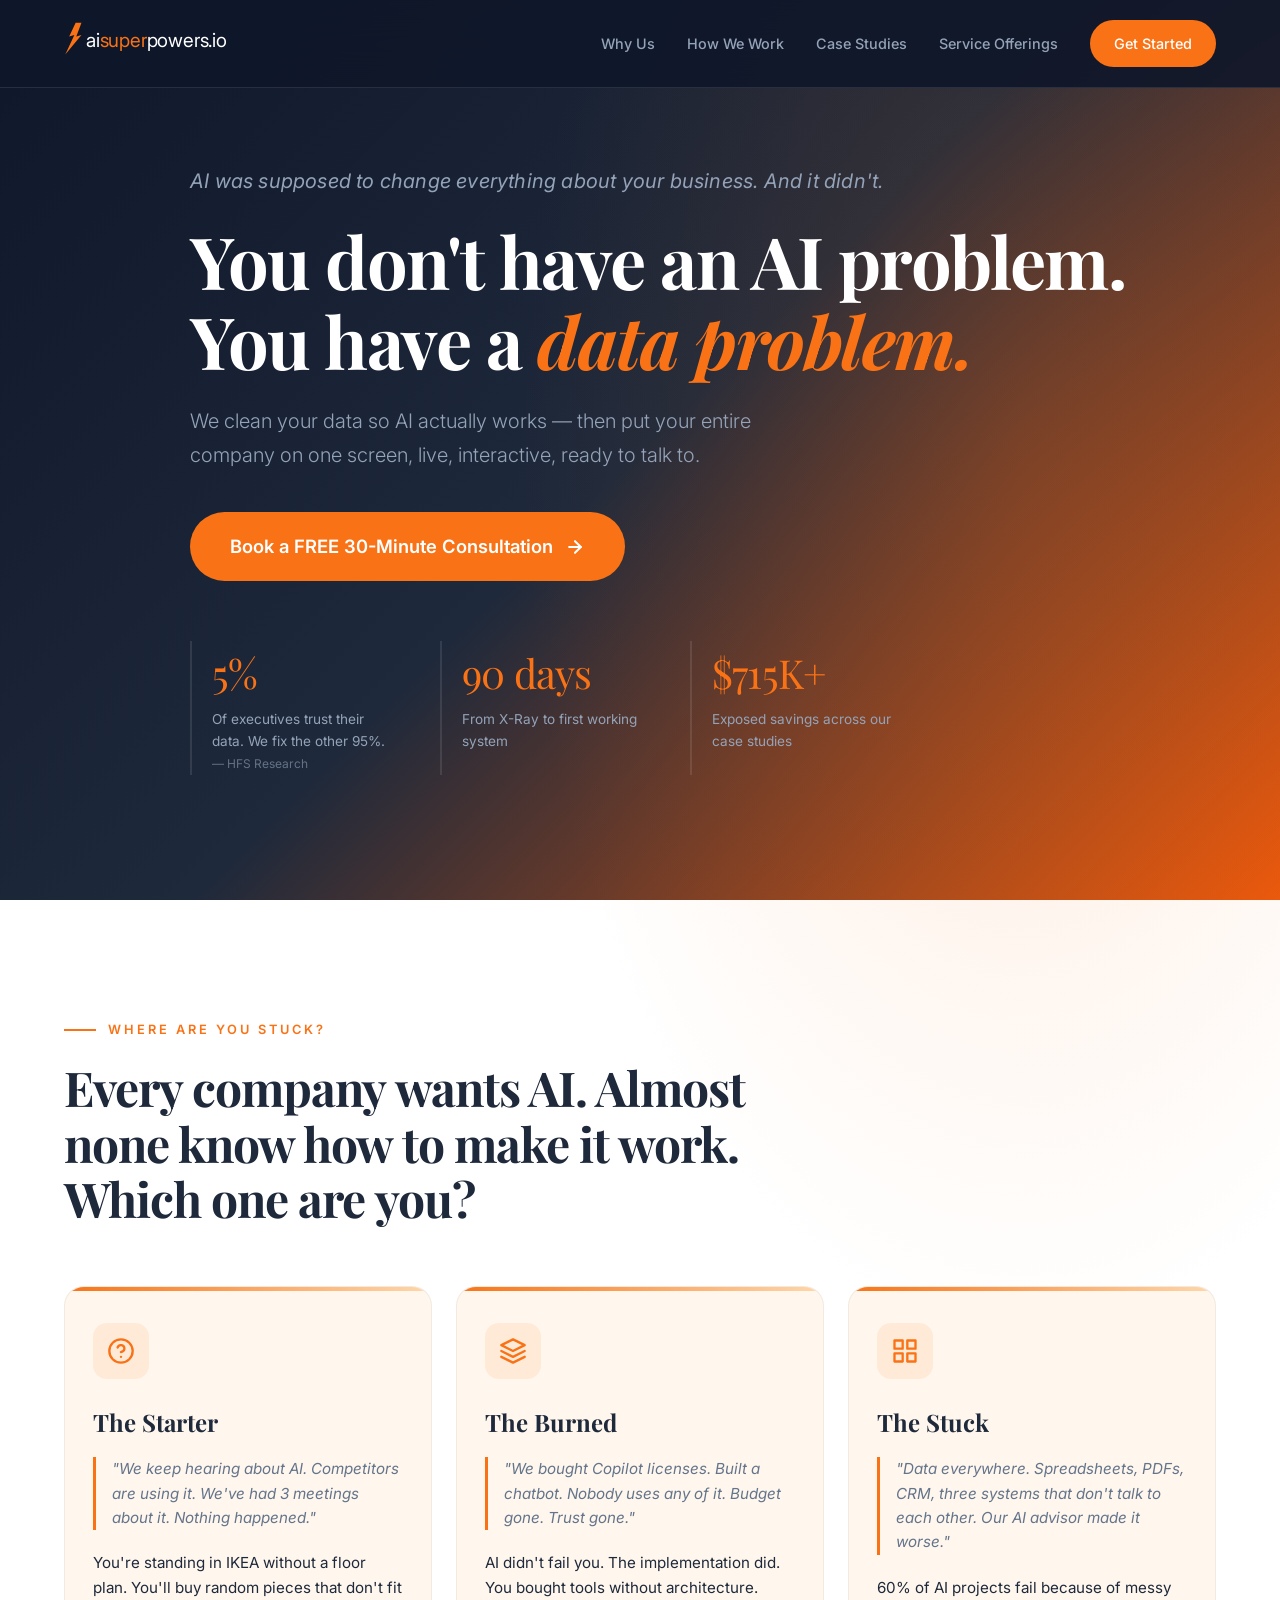
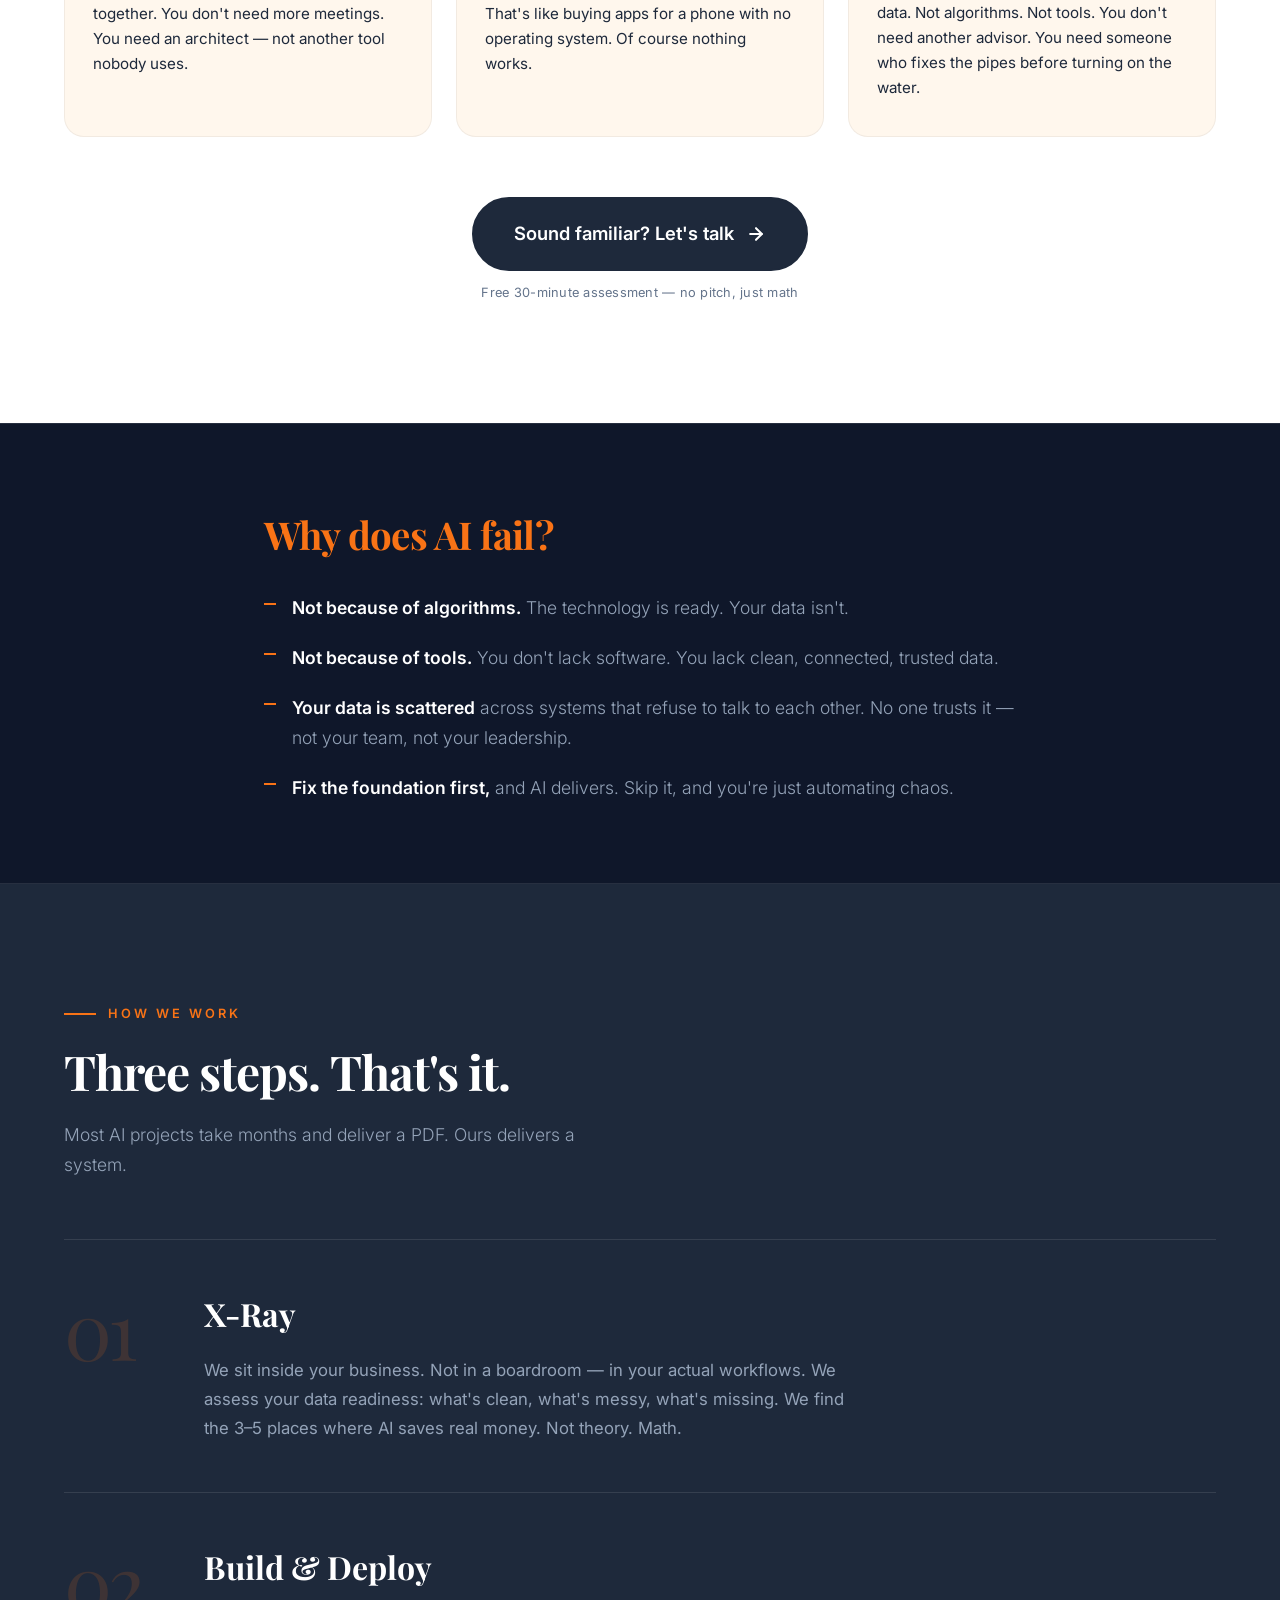
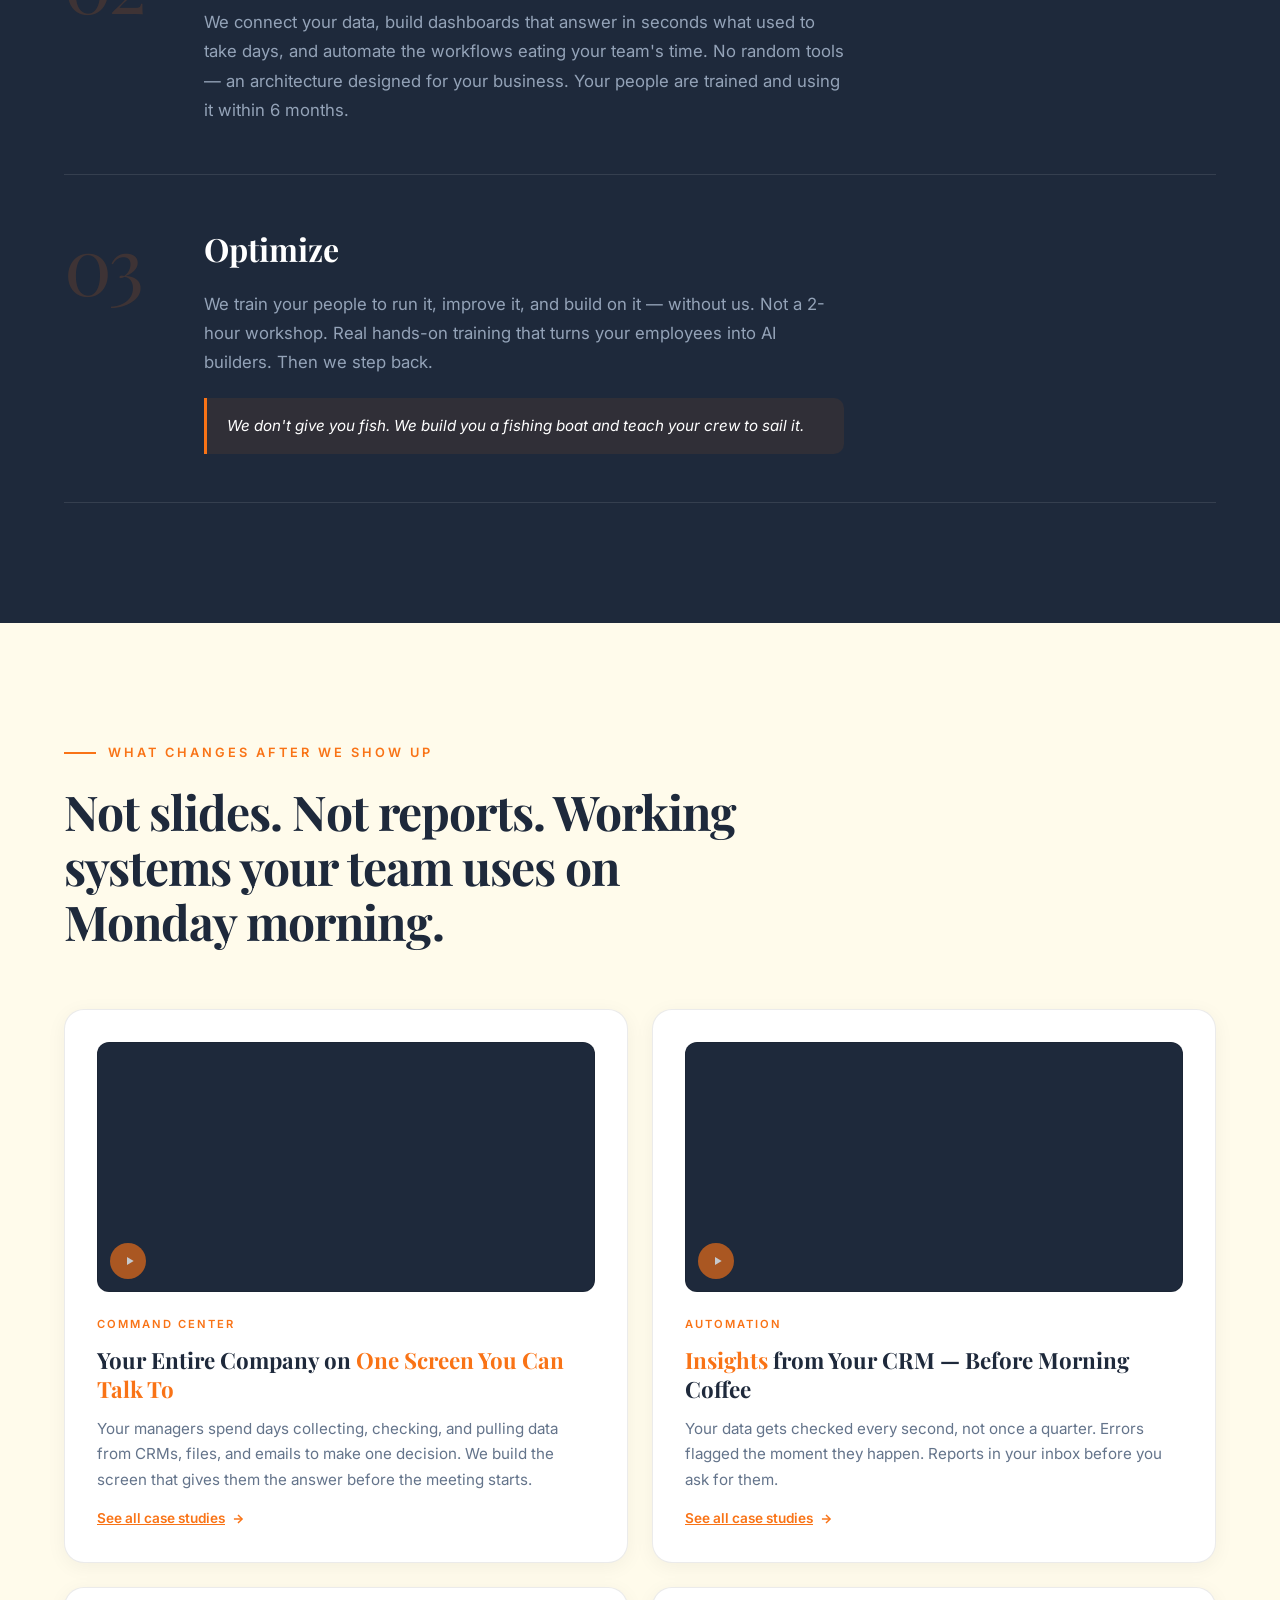
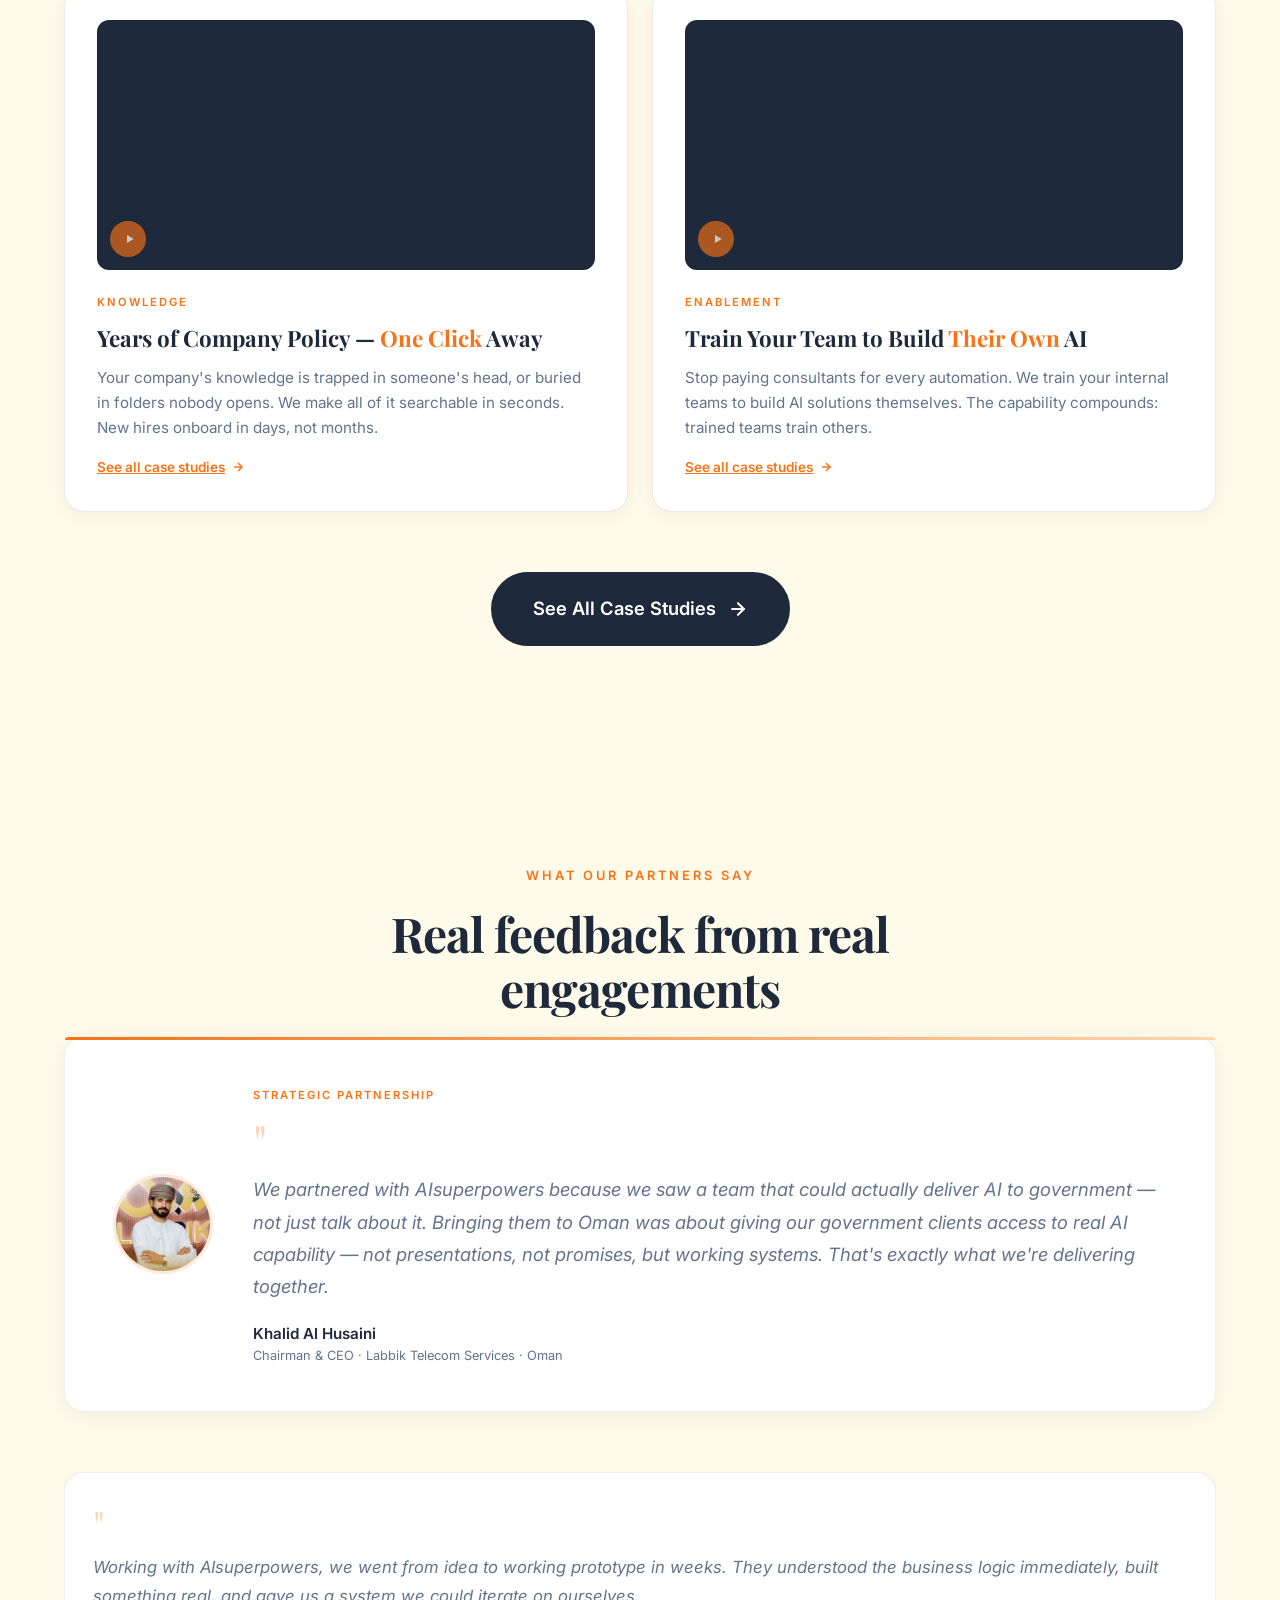
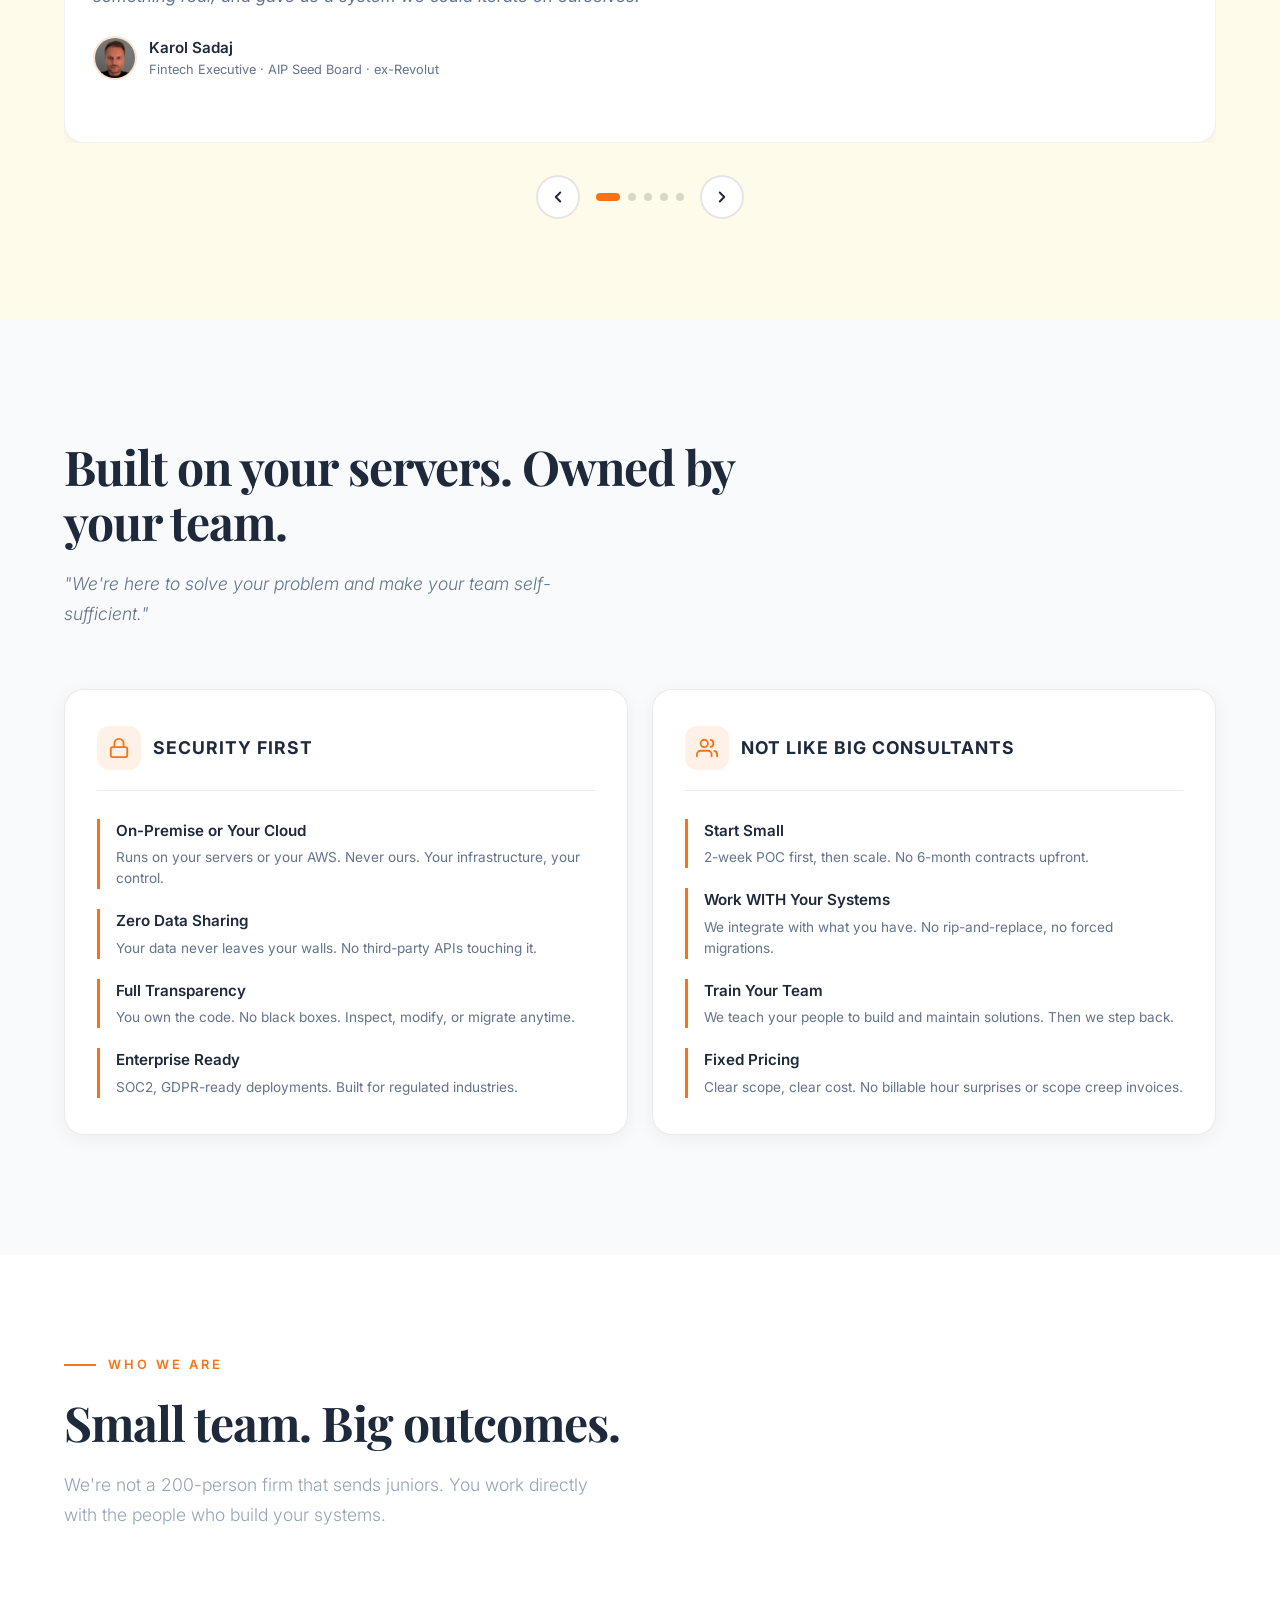
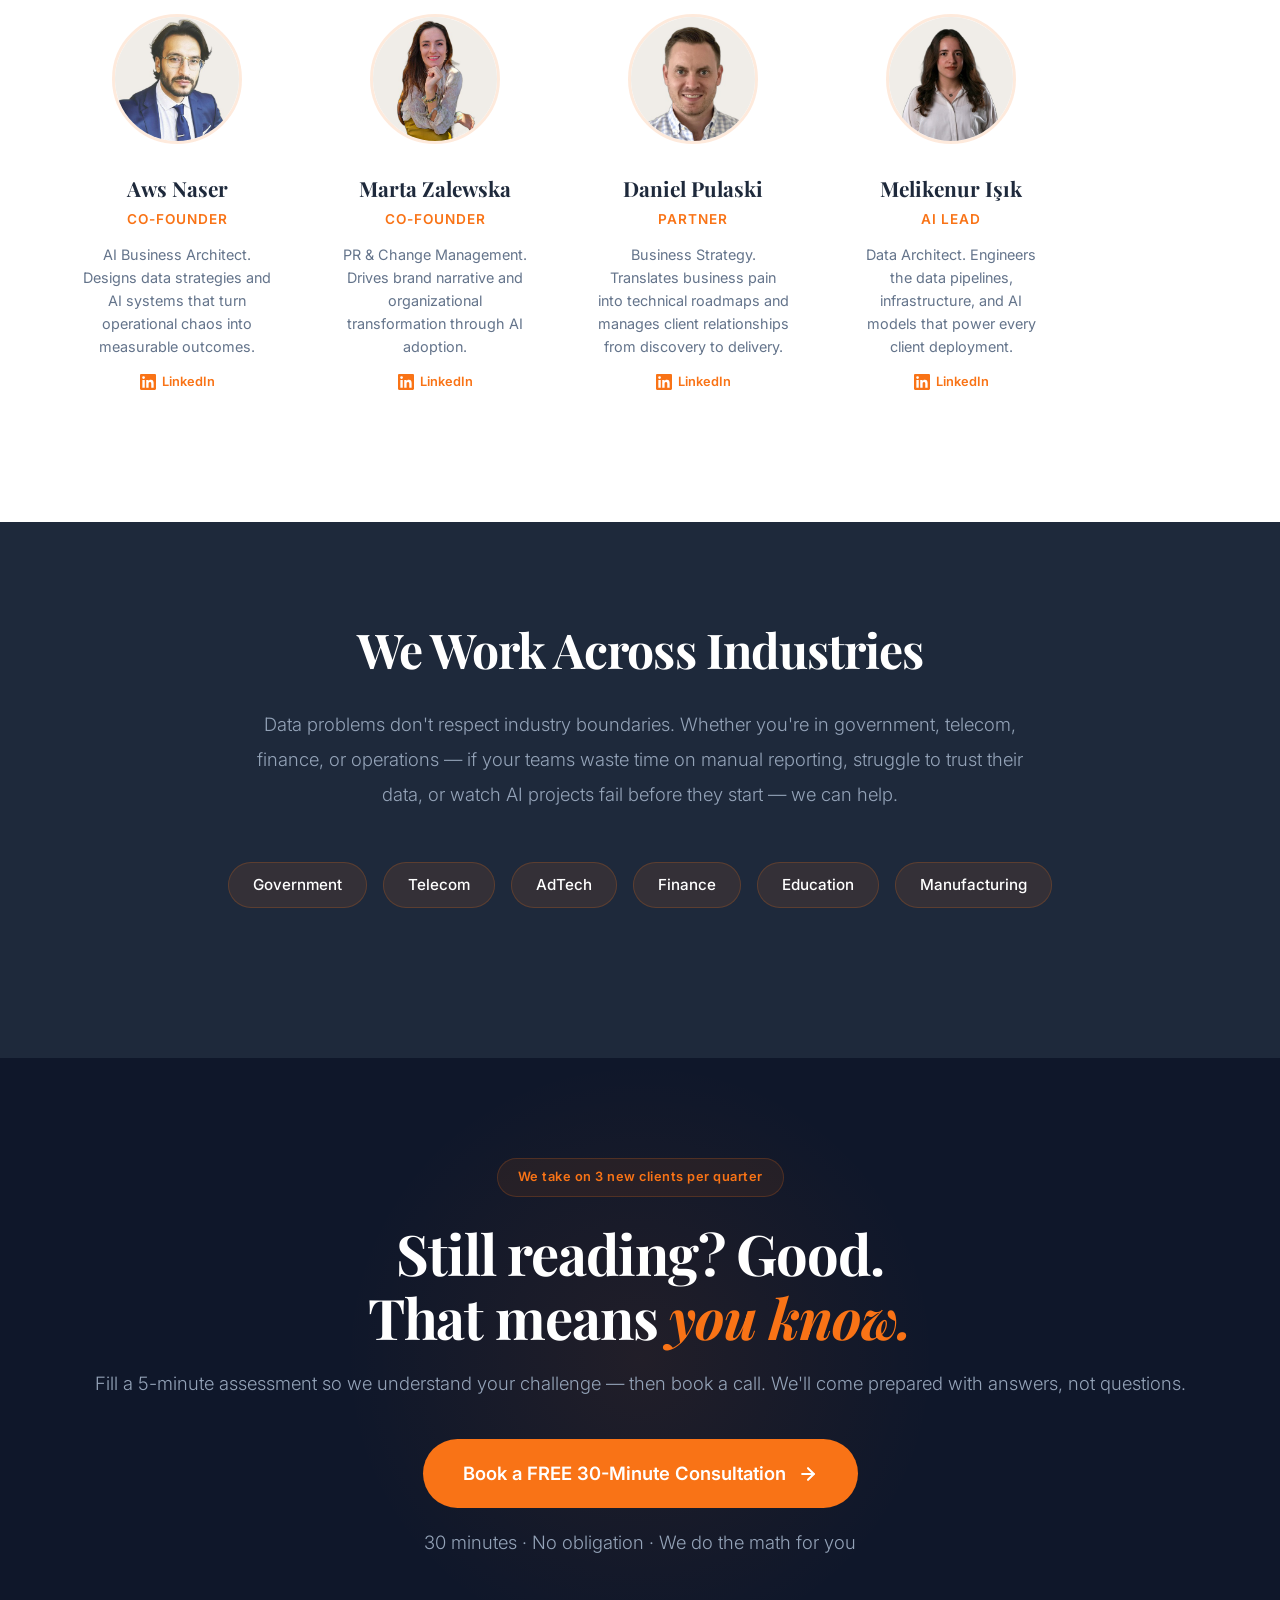
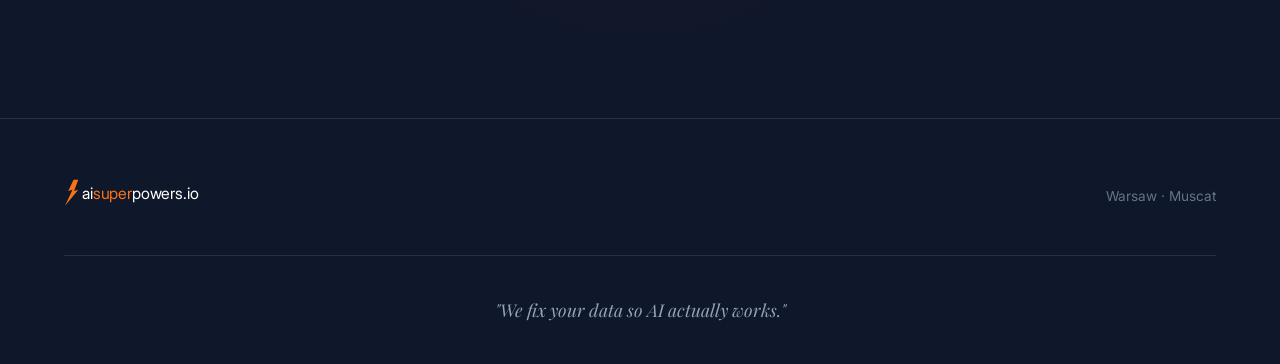
<file: index.html>
<!DOCTYPE html>
<html lang="en">
<head>
    <meta charset="UTF-8">
    <meta name="viewport" content="width=device-width, initial-scale=1.0">
    <title>AI Superpowers | We Fix Your Data So AI Actually Works</title>
    <link rel="icon" type="image/svg+xml" href="data:image/svg+xml,<svg xmlns='http://www.w3.org/2000/svg' viewBox='0 0 32 32'><path d='M 18 2 L 8 15 L 15 14 L 6 30 L 26 13 L 18 14 L 26 2 Z' fill='%23F97316'/></svg>">
    <link href="https://fonts.googleapis.com/css2?family=Playfair+Display:wght@600;700&family=Inter:wght@300;400;500;600;700&display=swap" rel="stylesheet">
    <style>
        * {
            margin: 0;
            padding: 0;
            box-sizing: border-box;
        }

        :root {
            --orange: #F97316;
            --deep-orange: #EA580C;
            --burnt-orange: #C2410C;
            --peach: #FED7AA;
            --light-peach: #FFF7ED;
            --cream: #FFFBEB;
            --navy: #1E293B;
            --dark-navy: #0F172A;
            --gray: #64748B;
            --gray-light: #94A3B8;
            --light-gray: #F8FAFC;
            --white: #FFFFFF;
            --card-bg: #1a1f2e;
            --border: rgba(255,255,255,0.1);
        }

        html { scroll-behavior: smooth; }

        body {
            font-family: 'Inter', sans-serif;
            background: var(--dark-navy);
            color: var(--white);
            line-height: 1.6;
            overflow-x: hidden;
        }

        h1, h2, h3 {
            font-family: 'Playfair Display', serif;
        }

        .container {
            max-width: 1200px;
            margin: 0 auto;
            padding: 0 24px;
        }

        /* Navigation */
        nav {
            position: fixed;
            top: 0;
            width: 100%;
            z-index: 1000;
            padding: 20px 0;
            background: rgba(15, 23, 42, 0.9);
            backdrop-filter: blur(20px);
            border-bottom: 1px solid var(--border);
        }

        nav .container {
            display: flex;
            justify-content: space-between;
            align-items: center;
        }

        .logo {
            font-family: 'Playfair Display', serif;
            font-size: 1.5rem;
            color: var(--white);
            text-decoration: none;
        }

        .logo span {
            color: var(--orange);
        }

        .nav-links {
            display: flex;
            gap: 32px;
            align-items: center;
        }

        .nav-links a {
            color: var(--gray-light);
            text-decoration: none;
            font-size: 0.9rem;
            font-weight: 500;
            transition: color 0.3s;
        }

        .nav-links a:hover {
            color: var(--white);
        }

        .nav-cta {
            background: var(--orange) !important;
            color: var(--white) !important;
            padding: 12px 24px;
            border-radius: 100px;
            font-weight: 600;
        }

        .nav-cta:hover {
            background: var(--deep-orange) !important;
        }

        /* Hero Section */
        .hero {
            min-height: 100vh;
            display: flex;
            flex-direction: column;
            justify-content: center;
            padding: 140px 0 100px;
            position: relative;
            background: linear-gradient(135deg, var(--dark-navy) 0%, var(--navy) 50%, var(--deep-orange) 100%);
        }

        .hero::before {
            content: '';
            position: absolute;
            top: -50%;
            right: -20%;
            width: 80%;
            height: 200%;
            background: radial-gradient(ellipse, rgba(249,115,22,0.15) 0%, transparent 70%);
            pointer-events: none;
        }

        .hero-hook {
            font-size: 1.25rem;
            color: var(--gray-light);
            font-style: italic;
            margin-bottom: 24px;
            letter-spacing: 0.01em;
        }

        .hero h1 {
            font-size: clamp(2.5rem, 6vw, 4.5rem);
            line-height: 1.1;
            margin-bottom: 24px;
            max-width: 900px;
            letter-spacing: -0.02em;
        }

        .hero h1 em {
            color: var(--orange);
            font-style: italic;
        }

        .hero-sub {
            font-size: 1.25rem;
            color: var(--gray-light);
            max-width: 650px;
            line-height: 1.7;
            margin-bottom: 40px;
            font-weight: 300;
        }

        /* Shared CTA Button Style - V5 Enhanced */
        .cta-btn {
            display: inline-flex;
            align-items: center;
            gap: 12px;
            padding: 20px 40px;
            background: var(--orange);
            color: var(--white);
            border: none;
            border-radius: 100px;
            font-size: 1.15rem;
            font-weight: 600;
            text-decoration: none;
            transition: all 0.3s;
            position: relative;
            overflow: hidden;
        }

        .cta-btn::before {
            content: '';
            position: absolute;
            top: 0;
            left: -100%;
            width: 100%;
            height: 100%;
            background: linear-gradient(90deg, transparent, rgba(255,255,255,0.15), transparent);
            transition: left 0.5s;
        }

        .cta-btn:hover::before {
            left: 100%;
        }

        .cta-btn:hover {
            background: var(--deep-orange);
            transform: translateY(-3px);
            box-shadow: 0 15px 40px rgba(249,115,22,0.35);
        }

        .cta-btn svg {
            transition: transform 0.3s;
        }

        .cta-btn:hover svg {
            transform: translateX(4px);
        }

        .cta-btn-outline {
            background: transparent;
            border: 2px solid var(--orange);
            color: var(--orange);
        }

        .cta-btn-outline:hover {
            background: var(--orange);
            color: var(--white);
        }

        /* CTA on light backgrounds */
        .cta-btn-dark {
            background: var(--navy);
            color: var(--white);
            border: 2px solid var(--navy);
        }

        .cta-btn-dark:hover {
            background: var(--dark-navy);
            border-color: var(--dark-navy);
            box-shadow: 0 15px 40px rgba(15,23,42,0.3);
        }

        .cta-note {
            margin-top: 12px;
            font-size: 0.8rem;
            color: var(--gray-light);
            letter-spacing: 0.02em;
        }

        .cta-note-dark {
            color: var(--gray);
        }

        .hero-stats {
            margin-top: 60px;
            display: flex;
            gap: 48px;
            flex-wrap: wrap;
        }

        .hero-stat {
            border-left: 2px solid var(--border);
            padding-left: 20px;
        }

        .hero-stat-number {
            font-family: 'Playfair Display', serif;
            font-size: 2.5rem;
            color: var(--orange);
            letter-spacing: -0.02em;
        }

        .hero-stat-label {
            font-size: 0.85rem;
            color: var(--gray-light);
            margin-top: 4px;
            max-width: 180px;
        }

        /* Section Shared Styles */
        section {
            padding: 120px 0;
        }

        .section-label {
            color: var(--orange);
            font-weight: 600;
            font-size: 0.8rem;
            text-transform: uppercase;
            letter-spacing: 3px;
            margin-bottom: 20px;
            display: flex;
            align-items: center;
            gap: 12px;
        }

        .section-label::before {
            content: '';
            width: 32px;
            height: 2px;
            background: var(--orange);
        }

        .section-label-centered {
            justify-content: center;
        }

        .section-label-centered::before {
            display: none;
        }

        .section-title {
            font-size: clamp(2rem, 4vw, 3rem);
            margin-bottom: 20px;
            max-width: 700px;
            line-height: 1.15;
            letter-spacing: -0.02em;
        }

        .section-title-centered {
            text-align: center;
            margin-left: auto;
            margin-right: auto;
        }

        .section-subtitle {
            font-size: 1.1rem;
            color: var(--gray-light);
            max-width: 560px;
            line-height: 1.7;
            font-weight: 300;
        }

        .section-subtitle-centered {
            text-align: center;
            margin-left: auto;
            margin-right: auto;
        }

        /* Mirror Section (Personas) */
        .mirror {
            background: var(--white);
            color: var(--navy);
        }

        .mirror .section-title {
            color: var(--navy);
        }

        .persona-cards {
            display: grid;
            grid-template-columns: repeat(3, 1fr);
            gap: 24px;
            margin-top: 60px;
        }

        .persona-card {
            background: var(--light-peach);
            border: 1px solid rgba(0,0,0,0.05);
            border-radius: 20px;
            padding: 36px 28px;
            transition: all 0.4s;
            position: relative;
            overflow: hidden;
        }

        .persona-card::before {
            content: '';
            position: absolute;
            top: 0;
            left: 0;
            right: 0;
            height: 4px;
            background: linear-gradient(90deg, var(--orange), var(--peach));
        }

        .persona-card:hover {
            border-color: var(--orange);
            transform: translateY(-6px);
            box-shadow: 0 15px 40px rgba(249,115,22,0.15);
        }

        .persona-icon {
            width: 56px;
            height: 56px;
            background: rgba(249,115,22,0.1);
            border-radius: 14px;
            display: flex;
            align-items: center;
            justify-content: center;
            margin-bottom: 24px;
        }

        .persona-icon svg {
            width: 28px;
            height: 28px;
            color: var(--orange);
        }

        .persona-title {
            font-family: 'Playfair Display', serif;
            font-size: 1.5rem;
            margin-bottom: 16px;
            color: var(--navy);
        }

        .persona-pain {
            color: var(--gray);
            font-size: 0.95rem;
            font-style: italic;
            line-height: 1.6;
            margin-bottom: 20px;
            padding-left: 16px;
            border-left: 3px solid var(--orange);
        }

        .persona-answer {
            color: var(--navy);
            font-size: 0.95rem;
            line-height: 1.65;
            font-weight: 400;
        }

        /* Mid-section CTA */
        .mid-cta {
            text-align: center;
            padding: 60px 0 0;
        }

        /* Bridge Section - V5: Bullet points instead of dense paragraph */
        .bridge {
            background: var(--dark-navy);
            border-top: 1px solid var(--border);
            border-bottom: 1px solid var(--border);
            padding: 80px 0;
        }

        .bridge .container {
            max-width: 800px;
        }

        .bridge h2 {
            font-size: clamp(1.75rem, 3vw, 2.5rem);
            color: var(--orange);
            margin-bottom: 28px;
            letter-spacing: -0.02em;
        }

        .bridge-points {
            list-style: none;
            padding: 0;
            display: flex;
            flex-direction: column;
            gap: 20px;
        }

        .bridge-points li {
            font-size: 1.1rem;
            color: var(--gray-light);
            line-height: 1.7;
            font-weight: 300;
            padding-left: 28px;
            position: relative;
        }

        .bridge-points li::before {
            content: '';
            position: absolute;
            left: 0;
            top: 10px;
            width: 12px;
            height: 2px;
            background: var(--orange);
        }

        .bridge-points li strong {
            color: var(--white);
            font-weight: 600;
        }

        /* Method Section */
        .method {
            background: var(--navy);
        }

        .steps {
            margin-top: 60px;
        }

        .step {
            display: grid;
            grid-template-columns: 100px 1fr;
            gap: 40px;
            padding: 48px 0;
            border-top: 1px solid var(--border);
        }

        .step:last-child {
            border-bottom: 1px solid var(--border);
        }

        .step-number {
            font-family: 'Playfair Display', serif;
            font-size: 5rem;
            color: rgba(249,115,22,0.15);
            line-height: 1;
            letter-spacing: -0.05em;
        }

        .step-content {
            max-width: 640px;
        }

        .step-header {
            display: flex;
            align-items: baseline;
            gap: 16px;
            margin-bottom: 16px;
        }

        .step-name {
            font-family: 'Playfair Display', serif;
            font-size: 2rem;
        }

        .step-time {
            font-size: 0.8rem;
            color: var(--orange);
            font-weight: 600;
            text-transform: uppercase;
            letter-spacing: 2px;
        }

        .step-desc {
            color: var(--gray-light);
            font-size: 1.05rem;
            line-height: 1.75;
        }

        .step-highlight {
            background: rgba(249,115,22,0.08);
            border-left: 3px solid var(--orange);
            padding: 16px 20px;
            border-radius: 0 10px 10px 0;
            margin-top: 20px;
            color: var(--white);
            font-size: 0.95rem;
            line-height: 1.6;
            font-style: italic;
        }

        /* Solutions Section */
        .solutions {
            background: var(--cream);
            color: var(--navy);
        }

        .solutions .section-title {
            color: var(--navy);
        }

        .solutions .section-subtitle {
            color: var(--gray);
        }

        .solutions-grid {
            display: grid;
            grid-template-columns: repeat(2, 1fr);
            gap: 24px;
            margin-top: 60px;
        }

        .solution-card {
            background: var(--white);
            border: 1px solid rgba(0,0,0,0.08);
            border-radius: 20px;
            padding: 32px;
            transition: all 0.4s;
            box-shadow: 0 4px 20px rgba(0,0,0,0.05);
            text-decoration: none;
            color: inherit;
            display: block;
            cursor: pointer;
        }

        .solution-card:hover {
            border-color: var(--orange);
            transform: translateY(-4px);
            box-shadow: 0 15px 40px rgba(249,115,22,0.12);
        }

        .solution-visual {
            margin-bottom: 24px;
            border-radius: 12px;
            overflow: hidden;
            background: var(--navy);
            border: 1px solid rgba(0,0,0,0.1);
        }

        .solution-visual video {
            width: 100%;
            display: block;
            cursor: pointer;
        }

        /* Play icon overlay on video */
        .solution-visual {
            position: relative;
        }

        .solution-visual::after {
            content: '';
            position: absolute;
            bottom: 12px;
            left: 12px;
            width: 36px;
            height: 36px;
            background: rgba(249,115,22,0.85);
            border-radius: 50%;
            background-image: url("data:image/svg+xml,%3Csvg xmlns='http://www.w3.org/2000/svg' viewBox='0 0 24 24' fill='white'%3E%3Cpolygon points='9,6 19,12 9,18'/%3E%3C/svg%3E");
            background-repeat: no-repeat;
            background-position: 55% 50%;
            background-size: 16px;
            opacity: 0.75;
            transition: all 0.3s;
            pointer-events: none;
        }

        .solution-visual:hover::after {
            opacity: 1;
            transform: scale(1.1);
        }

        /* Video lightbox */
        .video-lightbox {
            display: none;
            position: fixed;
            top: 0;
            left: 0;
            width: 100%;
            height: 100%;
            z-index: 9999;
            background: rgba(0,0,0,0.85);
            backdrop-filter: blur(8px);
            align-items: center;
            justify-content: center;
            cursor: pointer;
        }

        .video-lightbox.active {
            display: flex;
        }

        .video-lightbox-content {
            position: relative;
            width: 75%;
            max-width: 960px;
            border-radius: 16px;
            overflow: hidden;
            box-shadow: 0 25px 80px rgba(0,0,0,0.5);
            cursor: default;
        }

        .video-lightbox-content video {
            width: 100%;
            display: block;
            border-radius: 16px;
        }

        .video-lightbox-close {
            position: absolute;
            top: 16px;
            right: 16px;
            width: 40px;
            height: 40px;
            background: rgba(0,0,0,0.6);
            border: none;
            border-radius: 50%;
            color: white;
            font-size: 1.2rem;
            cursor: pointer;
            display: flex;
            align-items: center;
            justify-content: center;
            transition: background 0.3s;
            z-index: 10;
        }

        .video-lightbox-close:hover {
            background: rgba(249,115,22,0.8);
        }

        /* Spread Cards for Training */
        .training-cards {
            background: var(--navy);
            border: 1px solid rgba(0,0,0,0.1);
            border-radius: 12px;
            padding: 20px 0;
        }

        .spread-cards {
            position: relative;
            width: 100%;
            height: 220px;
            display: flex;
            align-items: center;
            justify-content: center;
            gap: 0;
        }

        .spread-card {
            width: 160px;
            border-radius: 10px;
            box-shadow: 0 8px 25px rgba(0,0,0,0.3);
            overflow: hidden;
            transition: transform 0.3s ease, box-shadow 0.3s ease;
            flex-shrink: 0;
            margin: 0 -20px;
        }

        .spread-card img {
            width: 100%;
            display: block;
        }

        .spread-card:nth-child(1) {
            transform: rotate(-10deg);
            z-index: 1;
        }

        .spread-card:nth-child(2) {
            transform: rotate(0deg);
            z-index: 2;
        }

        .spread-card:nth-child(3) {
            transform: rotate(10deg);
            z-index: 1;
        }

        .spread-card:hover {
            transform: rotate(0deg) scale(1.1) translateY(-8px);
            z-index: 10;
            box-shadow: 0 15px 40px rgba(0,0,0,0.5);
        }

        .solution-label {
            font-size: 0.7rem;
            text-transform: uppercase;
            letter-spacing: 2px;
            color: var(--orange);
            font-weight: 600;
            margin-bottom: 12px;
        }

        .solution-title {
            font-family: 'Playfair Display', serif;
            font-size: 1.4rem;
            margin-bottom: 12px;
            line-height: 1.3;
            color: var(--navy);
        }

        .solution-title em {
            color: var(--orange);
            font-style: normal;
        }

        .solution-desc {
            color: var(--gray);
            font-size: 0.95rem;
            line-height: 1.65;
        }

        /* V5: Solution card "see case study" link */
        .solution-link {
            display: inline-flex;
            align-items: center;
            gap: 6px;
            margin-top: 16px;
            font-size: 0.85rem;
            font-weight: 600;
            color: var(--orange);
            transition: gap 0.3s;
        }

        .solution-card:hover .solution-link {
            gap: 10px;
        }

        .solutions-cta {
            text-align: center;
            margin-top: 60px;
        }

        /* Trust Section */
        .trust {
            background: var(--light-gray);
            color: var(--navy);
        }

        .trust .section-title {
            color: var(--navy);
        }

        .trust .section-subtitle {
            color: var(--gray);
        }

        .trust-grid {
            display: grid;
            grid-template-columns: repeat(2, 1fr);
            gap: 24px;
            margin-top: 60px;
        }

        .trust-card {
            background: var(--white);
            border: 1px solid rgba(0,0,0,0.08);
            border-radius: 20px;
            padding: 36px 32px;
            box-shadow: 0 4px 20px rgba(0,0,0,0.05);
        }

        .trust-card-header {
            display: flex;
            align-items: center;
            gap: 12px;
            margin-bottom: 28px;
            padding-bottom: 20px;
            border-bottom: 1px solid rgba(0,0,0,0.08);
        }

        .trust-card-icon {
            width: 44px;
            height: 44px;
            background: rgba(249,115,22,0.1);
            border-radius: 12px;
            display: flex;
            align-items: center;
            justify-content: center;
        }

        .trust-card-icon svg {
            width: 22px;
            height: 22px;
            color: var(--orange);
        }

        .trust-card-title {
            font-family: 'Inter', sans-serif;
            font-size: 1.1rem;
            font-weight: 700;
            text-transform: uppercase;
            letter-spacing: 1px;
            color: var(--navy);
        }

        .trust-items {
            display: flex;
            flex-direction: column;
            gap: 20px;
        }

        .trust-item {
            border-left: 3px solid var(--orange);
            padding-left: 16px;
        }

        .trust-item-name {
            font-weight: 600;
            font-size: 0.95rem;
            margin-bottom: 4px;
            color: var(--navy);
        }

        .trust-item-desc {
            font-size: 0.85rem;
            color: var(--gray);
            line-height: 1.55;
        }

        /* V5: Team Section */
        .team {
            background: var(--white);
            color: var(--navy);
            padding: 100px 0;
        }

        .team .section-title {
            color: var(--navy);
        }

        .team-grid {
            display: grid;
            grid-template-columns: repeat(4, 1fr);
            gap: 32px;
            margin-top: 60px;
            max-width: 1000px;
        }

        .team-card {
            text-align: center;
            text-decoration: none;
            color: inherit;
            display: block;
            padding: 24px 16px;
            border-radius: 16px;
            transition: all 0.3s;
        }

        .team-card:hover {
            background: var(--light-peach);
            transform: translateY(-4px);
        }

        .team-photo {
            width: 130px;
            height: 130px;
            border-radius: 50%;
            margin: 0 auto 20px;
            object-fit: cover;
            border: 3px solid rgba(249,115,22,0.15);
            transition: border-color 0.3s;
        }

        .team-card:hover .team-photo {
            border-color: var(--orange);
        }

        .team-name {
            font-family: 'Playfair Display', serif;
            font-size: 1.3rem;
            margin-bottom: 4px;
            color: var(--navy);
        }

        .team-role {
            font-size: 0.85rem;
            color: var(--orange);
            font-weight: 600;
            text-transform: uppercase;
            letter-spacing: 1px;
            margin-bottom: 12px;
        }

        .team-bio {
            font-size: 0.9rem;
            color: var(--gray);
            line-height: 1.6;
        }

        .team-linkedin {
            display: inline-flex;
            align-items: center;
            gap: 6px;
            margin-top: 14px;
            font-size: 0.8rem;
            font-weight: 600;
            color: var(--orange);
            transition: gap 0.3s;
        }

        .team-linkedin svg {
            color: var(--orange);
        }

        .team-card:hover .team-linkedin {
            gap: 10px;
        }

        /* Industries Section - V5: Properly centered */
        .industries {
            background: var(--navy);
            text-align: center;
            padding: 100px 0;
        }

        .industries .section-title {
            color: var(--white);
            margin-left: auto;
            margin-right: auto;
            margin-bottom: 30px;
            text-align: center;
            max-width: none;
        }

        .industries-text {
            font-size: 1.15rem;
            color: var(--gray-light);
            line-height: 1.9;
            max-width: 800px;
            margin: 0 auto 50px;
            font-weight: 300;
        }

        .industries-list {
            display: flex;
            justify-content: center;
            gap: 16px;
            flex-wrap: wrap;
            margin-bottom: 50px;
        }

        .industry-tag {
            background: rgba(249,115,22,0.1);
            border: 1px solid rgba(249,115,22,0.2);
            color: var(--white);
            padding: 10px 24px;
            border-radius: 100px;
            font-size: 0.95rem;
            font-weight: 500;
            transition: all 0.3s;
        }

        .industry-tag:hover {
            background: rgba(249,115,22,0.2);
            border-color: var(--orange);
            color: var(--orange);
        }

        /* V5: Testimonials Section */
        .testimonials {
            background: var(--cream);
            color: var(--navy);
            padding: 100px 0;
        }

        .testimonials .section-title {
            color: var(--navy);
        }

        .testimonials-grid {
            display: flex;
            margin-top: 60px;
            overflow: hidden;
            position: relative;
        }

        .testimonials-grid .testimonial-card {
            min-width: 100%;
            max-width: 100%;
            flex-shrink: 0;
            transition: transform 0.5s ease;
        }

        /* Carousel navigation */
        .testimonials-nav {
            display: flex;
            justify-content: center;
            align-items: center;
            gap: 16px;
            margin-top: 32px;
        }

        .testimonials-nav-btn {
            width: 44px;
            height: 44px;
            border-radius: 50%;
            border: 2px solid rgba(0,0,0,0.1);
            background: var(--white);
            cursor: pointer;
            display: flex;
            align-items: center;
            justify-content: center;
            transition: all 0.3s;
            color: var(--navy);
        }

        .testimonials-nav-btn:hover {
            border-color: var(--orange);
            color: var(--orange);
        }

        .testimonials-dots {
            display: flex;
            gap: 8px;
        }

        .testimonials-dot {
            width: 8px;
            height: 8px;
            border-radius: 50%;
            background: rgba(0,0,0,0.15);
            transition: all 0.3s;
            cursor: pointer;
        }

        .testimonials-dot.active {
            background: var(--orange);
            width: 24px;
            border-radius: 4px;
        }

        .testimonial-card {
            background: var(--white);
            border: 1px solid rgba(0,0,0,0.06);
            border-radius: 20px;
            padding: 32px 28px;
            box-shadow: 0 4px 20px rgba(0,0,0,0.05);
            position: relative;
        }

        .testimonial-quote {
            font-size: 2.5rem;
            color: var(--orange);
            opacity: 0.3;
            font-family: 'Playfair Display', serif;
            line-height: 1;
            margin-bottom: 8px;
        }

        .testimonial-text {
            font-size: 1.05rem;
            color: var(--gray);
            line-height: 1.75;
            font-style: italic;
            margin-bottom: 24px;
        }

        .testimonial-author {
            display: flex;
            align-items: center;
            gap: 12px;
        }

        .testimonial-avatar {
            width: 44px;
            height: 44px;
            border-radius: 50%;
            display: flex;
            align-items: center;
            justify-content: center;
            font-weight: 700;
            font-size: 0.9rem;
            color: var(--white);
        }

        .testimonial-photo {
            width: 44px;
            height: 44px;
            border-radius: 50%;
            object-fit: cover;
            border: 2px solid rgba(249,115,22,0.2);
        }

        .testimonial-info-name {
            font-weight: 600;
            font-size: 0.95rem;
            color: var(--navy);
        }

        .testimonial-info-role {
            font-size: 0.8rem;
            color: var(--gray);
        }

        /* Featured testimonial (full-width) */
        .testimonial-featured {
            background: var(--white);
            border: 1px solid rgba(0,0,0,0.06);
            border-radius: 20px;
            padding: 44px 48px;
            box-shadow: 0 4px 20px rgba(0,0,0,0.05);
            position: relative;
            display: flex;
            gap: 40px;
            align-items: center;
            margin-bottom: 28px;
        }

        .testimonial-featured::before {
            content: '';
            position: absolute;
            top: 0;
            left: 0;
            right: 0;
            height: 3px;
            background: linear-gradient(90deg, var(--orange), var(--peach));
            border-radius: 20px 20px 0 0;
        }

        .testimonial-featured .testimonial-photo-large {
            width: 100px;
            height: 100px;
            border-radius: 50%;
            object-fit: cover;
            border: 3px solid rgba(249,115,22,0.15);
            flex-shrink: 0;
        }

        .testimonial-featured .testimonial-quote {
            font-size: 3rem;
            color: var(--orange);
            opacity: 0.3;
            font-family: 'Playfair Display', serif;
            line-height: 1;
            margin-bottom: 8px;
        }

        .testimonial-featured .testimonial-text {
            font-size: 1.15rem;
            color: var(--gray);
            line-height: 1.75;
            font-style: italic;
            margin-bottom: 20px;
        }

        .testimonial-featured-label {
            display: inline-block;
            font-size: 0.7rem;
            text-transform: uppercase;
            letter-spacing: 2px;
            color: var(--orange);
            font-weight: 600;
            margin-bottom: 12px;
        }

        /* Final CTA - V5: Enhanced */
        .final-cta {
            background: var(--dark-navy);
            text-align: center;
            padding: 100px 0 120px;
            position: relative;
            overflow: hidden;
        }

        .final-cta::before {
            content: '';
            position: absolute;
            top: 0;
            left: 50%;
            transform: translateX(-50%);
            width: 600px;
            height: 600px;
            background: radial-gradient(circle, rgba(249,115,22,0.08) 0%, transparent 70%);
            pointer-events: none;
        }

        .final-cta h2 {
            font-size: clamp(2rem, 5vw, 3.5rem);
            margin-bottom: 20px;
            line-height: 1.15;
            letter-spacing: -0.02em;
            position: relative;
        }

        .final-cta h2 em {
            color: var(--orange);
            font-style: italic;
        }

        .final-cta p {
            font-size: 1.15rem;
            color: var(--gray-light);
            margin-bottom: 40px;
            font-weight: 300;
            position: relative;
        }

        .final-cta .cta-btn {
            position: relative;
        }

        .final-cta-note {
            margin-top: 20px;
            font-size: 0.9rem;
            color: var(--gray);
            position: relative;
        }

        /* V5: Scarcity badge */
        .scarcity {
            display: inline-block;
            background: rgba(249,115,22,0.1);
            border: 1px solid rgba(249,115,22,0.25);
            color: var(--orange);
            padding: 8px 20px;
            border-radius: 100px;
            font-size: 0.8rem;
            font-weight: 600;
            letter-spacing: 0.5px;
            margin-bottom: 24px;
        }

        .scarcity-dark {
            background: rgba(249,115,22,0.08);
            border-color: rgba(249,115,22,0.2);
        }

        /* Footer */
        footer {
            background: var(--dark-navy);
            border-top: 1px solid var(--border);
            padding: 60px 0 40px;
        }

        .footer-bottom {
            display: flex;
            justify-content: space-between;
            align-items: center;
            flex-wrap: wrap;
            gap: 20px;
        }

        .footer-logo {
            font-family: 'Playfair Display', serif;
            font-size: 1.25rem;
        }

        .footer-logo span {
            color: var(--orange);
        }

        .footer-contact {
            font-size: 0.85rem;
            color: var(--gray);
        }

        .footer-tagline {
            width: 100%;
            text-align: center;
            margin-top: 40px;
            padding-top: 40px;
            border-top: 1px solid var(--border);
            font-family: 'Playfair Display', serif;
            font-size: 1.1rem;
            font-style: italic;
            color: var(--gray-light);
        }

        /* Animations */
        .fade-in {
            opacity: 0;
            transform: translateY(30px);
            transition: opacity 0.6s ease, transform 0.6s ease;
        }

        .fade-in.visible {
            opacity: 1;
            transform: translateY(0);
        }

        /* Responsive — Tablet */
        @media (max-width: 1024px) {
            section {
                padding: 80px 0;
            }

            .nav-links {
                gap: 20px;
            }

            .persona-cards {
                grid-template-columns: 1fr;
                max-width: 500px;
            }

            .solutions-grid {
                grid-template-columns: 1fr;
            }

            .trust-grid {
                grid-template-columns: 1fr;
            }

            .testimonials-grid {
                grid-template-columns: 1fr;
            }

            .testimonial-photo {
                width: 40px;
                height: 40px;
            }

            .team-grid {
                grid-template-columns: repeat(2, 1fr);
            }

            .step {
                grid-template-columns: 1fr;
                gap: 16px;
            }

            .step-number {
                font-size: 3rem;
            }

            .hero {
                padding: 120px 0 80px;
                min-height: auto;
            }

            .final-cta {
                padding: 80px 0 100px;
            }
        }

        /* Responsive — Mobile */
        @media (max-width: 768px) {
            /* Nav: hide text links, keep CTA */
            nav {
                padding: 14px 0;
            }

            nav .nav-links a:not(.nav-cta) {
                display: none;
            }

            .nav-cta {
                padding: 10px 18px !important;
                font-size: 0.8rem !important;
                white-space: nowrap;
            }

            nav .container {
                padding: 0 16px;
            }

            /* Logo smaller on mobile */
            .logo svg {
                width: 150px;
                height: 30px;
            }

            /* Container tighter padding */
            .container {
                padding: 0 16px;
            }

            /* Hero */
            .hero {
                padding: 100px 0 60px;
                min-height: auto;
            }

            .hero-hook {
                font-size: 1rem;
                margin-bottom: 16px;
            }

            .hero h1 {
                font-size: 2rem;
                margin-bottom: 16px;
            }

            .hero-sub {
                font-size: 1.05rem;
                margin-bottom: 32px;
            }

            .hero-stats {
                flex-direction: column;
                gap: 24px;
                margin-top: 40px;
            }

            .hero-stat-number {
                font-size: 2rem;
            }

            /* CTA buttons */
            .cta-btn {
                padding: 16px 28px;
                font-size: 1rem;
                width: 100%;
                justify-content: center;
            }

            .cta-btn-dark {
                width: auto;
            }

            /* Section spacing */
            section {
                padding: 60px 0;
            }

            .section-title {
                font-size: 1.75rem;
            }

            .section-subtitle {
                font-size: 1rem;
            }

            /* Personas */
            .persona-cards {
                grid-template-columns: 1fr;
                gap: 16px;
                margin-top: 32px;
            }

            .persona-card {
                padding: 28px 20px;
            }

            .persona-title {
                font-size: 1.3rem;
            }

            .mid-cta {
                padding: 40px 0 0;
            }

            /* Bridge */
            .bridge {
                padding: 60px 0;
            }

            .bridge h2 {
                font-size: 1.5rem;
            }

            .bridge-points li {
                font-size: 1rem;
            }

            /* Method */
            .step {
                grid-template-columns: 1fr;
                gap: 12px;
                padding: 32px 0;
            }

            .step-number {
                font-size: 2.5rem;
            }

            .step-name {
                font-size: 1.5rem;
            }

            .step-desc {
                font-size: 0.95rem;
            }

            /* Lightbox */
            .video-lightbox-content {
                width: 95%;
            }

            /* Solutions */
            .solutions-grid {
                grid-template-columns: 1fr;
                gap: 20px;
                margin-top: 32px;
            }

            .solution-card {
                padding: 24px;
            }

            .solution-title {
                font-size: 1.2rem;
            }

            .spread-cards {
                height: 180px;
            }

            .spread-card {
                width: 120px;
                margin: 0 -15px;
            }

            /* Testimonials */
            .testimonials {
                padding: 60px 0;
            }

            .testimonial-featured {
                flex-direction: column;
                text-align: center;
                padding: 28px 24px;
                gap: 20px;
            }

            .testimonial-featured .testimonial-photo-large {
                width: 80px;
                height: 80px;
            }

            .testimonial-featured .testimonial-text {
                font-size: 1rem;
            }

            .testimonial-card {
                padding: 28px 24px;
            }

            .testimonial-text {
                font-size: 0.95rem;
            }

            /* Trust */
            .trust-grid {
                grid-template-columns: 1fr;
                gap: 20px;
                margin-top: 32px;
            }

            .trust-card {
                padding: 28px 24px;
            }

            /* Team */
            .team {
                padding: 60px 0;
            }

            .team-grid {
                grid-template-columns: repeat(2, 1fr);
                gap: 16px;
                max-width: 400px;
                margin-left: auto;
                margin-right: auto;
            }

            .team-photo {
                width: 90px;
                height: 90px;
            }

            .team-name {
                font-size: 1.05rem;
            }

            .team-role {
                font-size: 0.7rem;
            }

            .team-bio {
                font-size: 0.8rem;
                display: none;
            }

            /* Industries */
            .industries {
                padding: 60px 0;
            }

            .industries-text {
                font-size: 1rem;
                line-height: 1.7;
            }

            .industries-list {
                gap: 8px;
            }

            .industry-tag {
                padding: 8px 16px;
                font-size: 0.8rem;
            }

            /* Final CTA */
            .final-cta {
                padding: 60px 0 80px;
            }

            .final-cta h2 {
                font-size: 1.75rem;
            }

            .final-cta p {
                font-size: 1rem;
            }

            .scarcity {
                font-size: 0.7rem;
                padding: 6px 14px;
            }

            /* Footer */
            .footer-bottom {
                flex-direction: column;
                text-align: center;
            }

            .footer-logo svg {
                width: 150px;
                height: 30px;
            }

            .footer-tagline {
                font-size: 0.95rem;
                margin-top: 24px;
                padding-top: 24px;
            }
        }

        /* Responsive — Small phones */
        @media (max-width: 400px) {
            .logo svg {
                width: 130px;
                height: 26px;
            }

            .nav-cta {
                padding: 8px 14px !important;
                font-size: 0.75rem !important;
            }

            .hero h1 {
                font-size: 1.65rem;
            }

            .hero-sub {
                font-size: 0.95rem;
            }

            .team-grid {
                grid-template-columns: 1fr;
                max-width: 200px;
            }

            .cta-btn {
                padding: 14px 20px;
                font-size: 0.9rem;
            }

            .persona-card {
                padding: 24px 16px;
            }

            .spread-cards {
                height: 150px;
            }

            .spread-card {
                width: 100px;
                margin: 0 -12px;
            }

            .section-title {
                font-size: 1.5rem;
            }

            .final-cta h2 {
                font-size: 1.5rem;
            }
        }
    </style>
</head>
<body>

<!-- Navigation -->
<nav>
    <div class="container">
        <a href="#" class="logo">
                <svg xmlns="http://www.w3.org/2000/svg" viewBox="0 0 340 52" width="220" height="36">
                    <path d="M 18 1 L 8 22 L 16 20 L 2 50 L 27 20 L 19 22 L 27 1 Z" fill="#F97316"/>
                    <text x="34" y="38" font-family="'Inter', 'Helvetica Neue', Arial, sans-serif" font-size="30" font-weight="400" letter-spacing="-0.3"><tspan fill="#ffffff">ai</tspan><tspan fill="#F97316">super</tspan><tspan fill="#ffffff">powers.io</tspan></text>
                </svg>
            </a>
        <div class="nav-links">
            <a href="#mirror">Why Us</a>
            <a href="#method">How We Work</a>
            <a href="case-studies.html">Case Studies</a>
            <a href="packages.html">Service Offerings</a>
            <a href="#cta" class="nav-cta">Get Started</a>
        </div>
    </div>
</nav>

<!-- Hero Section -->
<section class="hero">
    <div class="container">
        <p class="hero-hook fade-in">AI was supposed to change everything about your business. And it didn't.</p>
        <h1 class="fade-in"><span style="white-space: nowrap;">You don't have an AI problem.</span><br>You have a <em>data problem.</em></h1>
        <p class="hero-sub fade-in">We clean your data so AI actually works — then put your entire company on one screen, live, interactive, ready to talk to.</p>
        <a href="#cta" class="cta-btn fade-in">
            Book a FREE 30-Minute Consultation
            <svg width="20" height="20" viewBox="0 0 24 24" fill="none" stroke="currentColor" stroke-width="2.5" stroke-linecap="round" stroke-linejoin="round"><line x1="5" y1="12" x2="19" y2="12"/><polyline points="12 5 19 12 12 19"/></svg>
        </a>
        <div class="hero-stats fade-in">
            <div class="hero-stat">
                <div class="hero-stat-number">5%</div>
                <div class="hero-stat-label">Of executives trust their data. We fix the other 95%. <span style="opacity: 0.6; font-size: 0.75rem;">— HFS Research</span></div>
            </div>
            <div class="hero-stat">
                <div class="hero-stat-number">90 days</div>
                <div class="hero-stat-label">From X-Ray to first working system</div>
            </div>
            <div class="hero-stat">
                <div class="hero-stat-number">$715K+</div>
                <div class="hero-stat-label">Exposed savings across our case studies</div>
            </div>
        </div>
    </div>
</section>

<!-- Mirror Section (Personas) -->
<section class="mirror" id="mirror">
    <div class="container">
        <div class="section-label fade-in">Where Are You Stuck?</div>
        <h2 class="section-title fade-in">Every company wants AI. Almost none know how to make it work. Which one are you?</h2>

        <div class="persona-cards">
            <div class="persona-card fade-in">
                <div class="persona-icon">
                    <svg viewBox="0 0 24 24" fill="none" stroke="currentColor" stroke-width="2" stroke-linecap="round" stroke-linejoin="round"><circle cx="12" cy="12" r="10"/><path d="M9.09 9a3 3 0 0 1 5.83 1c0 2-3 3-3 3"/><line x1="12" y1="17" x2="12.01" y2="17"/></svg>
                </div>
                <h3 class="persona-title">The Starter</h3>
                <p class="persona-pain">"We keep hearing about AI. Competitors are using it. We've had 3 meetings about it. Nothing happened."</p>
                <p class="persona-answer">You're standing in IKEA without a floor plan. You'll buy random pieces that don't fit together. You don't need more meetings. You need an architect — not another tool nobody uses.</p>
            </div>

            <div class="persona-card fade-in">
                <div class="persona-icon">
                    <svg viewBox="0 0 24 24" fill="none" stroke="currentColor" stroke-width="2" stroke-linecap="round" stroke-linejoin="round"><path d="M12 2L2 7l10 5 10-5-10-5z"/><path d="M2 17l10 5 10-5"/><path d="M2 12l10 5 10-5"/></svg>
                </div>
                <h3 class="persona-title">The Burned</h3>
                <p class="persona-pain">"We bought Copilot licenses. Built a chatbot. Nobody uses any of it. Budget gone. Trust gone."</p>
                <p class="persona-answer">AI didn't fail you. The implementation did. You bought tools without architecture. That's like buying apps for a phone with no operating system. Of course nothing works.</p>
            </div>

            <div class="persona-card fade-in">
                <div class="persona-icon">
                    <svg viewBox="0 0 24 24" fill="none" stroke="currentColor" stroke-width="2" stroke-linecap="round" stroke-linejoin="round"><rect x="3" y="3" width="7" height="7"/><rect x="14" y="3" width="7" height="7"/><rect x="14" y="14" width="7" height="7"/><rect x="3" y="14" width="7" height="7"/></svg>
                </div>
                <h3 class="persona-title">The Stuck</h3>
                <p class="persona-pain">"Data everywhere. Spreadsheets, PDFs, CRM, three systems that don't talk to each other. Our AI advisor made it worse."</p>
                <p class="persona-answer">60% of AI projects fail because of messy data. Not algorithms. Not tools. You don't need another advisor. You need someone who fixes the pipes before turning on the water.</p>
            </div>
        </div>

        <!-- V5: Mid-section CTA -->
        <div class="mid-cta fade-in">
            <a href="#cta" class="cta-btn cta-btn-dark">
                Sound familiar? Let's talk
                <svg width="20" height="20" viewBox="0 0 24 24" fill="none" stroke="currentColor" stroke-width="2.5" stroke-linecap="round" stroke-linejoin="round"><line x1="5" y1="12" x2="19" y2="12"/><polyline points="12 5 19 12 12 19"/></svg>
            </a>
            <p class="cta-note cta-note-dark">Free 30-minute assessment — no pitch, just math</p>
        </div>
    </div>
</section>

<!-- Bridge Section - V5: Bullet points -->
<section class="bridge">
    <div class="container">
        <h2 class="fade-in">Why does AI fail?</h2>
        <ul class="bridge-points fade-in">
            <li><strong>Not because of algorithms.</strong> The technology is ready. Your data isn't.</li>
            <li><strong>Not because of tools.</strong> You don't lack software. You lack clean, connected, trusted data.</li>
            <li><strong>Your data is scattered</strong> across systems that refuse to talk to each other. No one trusts it — not your team, not your leadership.</li>
            <li><strong>Fix the foundation first,</strong> and AI delivers. Skip it, and you're just automating chaos.</li>
        </ul>
    </div>
</section>

<!-- Method Section -->
<section class="method" id="method">
    <div class="container">
        <div class="section-label fade-in">How We Work</div>
        <h2 class="section-title fade-in">Three steps. That's it.</h2>
        <p class="section-subtitle fade-in">Most AI projects take months and deliver a PDF. Ours delivers a system.</p>

        <div class="steps">
            <div class="step fade-in">
                <div class="step-number">01</div>
                <div class="step-content">
                    <div class="step-header">
                        <h3 class="step-name">X-Ray</h3>
                    </div>
                    <p class="step-desc">We sit inside your business. Not in a boardroom — in your actual workflows. We assess your data readiness: what's clean, what's messy, what's missing. We find the 3–5 places where AI saves real money. Not theory. Math.</p>
                </div>
            </div>

            <div class="step fade-in">
                <div class="step-number">02</div>
                <div class="step-content">
                    <div class="step-header">
                        <h3 class="step-name">Build & Deploy</h3>
                    </div>
                    <p class="step-desc">We connect your data, build dashboards that answer in seconds what used to take days, and automate the workflows eating your team's time. No random tools — an architecture designed for your business. Your people are trained and using it within 6 months.</p>
                </div>
            </div>

            <div class="step fade-in">
                <div class="step-number">03</div>
                <div class="step-content">
                    <div class="step-header">
                        <h3 class="step-name">Optimize</h3>
                    </div>
                    <p class="step-desc">We train your people to run it, improve it, and build on it — without us. Not a 2-hour workshop. Real hands-on training that turns your employees into AI builders. Then we step back.</p>
                    <div class="step-highlight">We don't give you fish. We build you a fishing boat and teach your crew to sail it.</div>
                </div>
            </div>
        </div>
    </div>
</section>

<!-- Solutions Section - V5: Clickable cards -->
<section class="solutions" id="solutions">
    <div class="container">
        <div class="section-label fade-in">What Changes After We Show Up</div>
        <h2 class="section-title fade-in">Not slides. Not reports. Working systems your team uses on Monday morning.</h2>

        <div class="solutions-grid">
            <div class="solution-card fade-in">
                <div class="solution-visual" onclick="openLightbox('videos/V1-Executive-Dashboards-v3.mp4')">
                    <video autoplay muted playsinline loop>
                        <source src="videos/V1-Executive-Dashboards-v3.mp4" type="video/mp4">
                    </video>
                </div>
                <div class="solution-label">Command Center</div>
                <h3 class="solution-title">Your Entire Company on <em>One Screen You Can Talk To</em></h3>
                <p class="solution-desc">Your managers spend days collecting, checking, and pulling data from CRMs, files, and emails to make one decision. We build the screen that gives them the answer before the meeting starts.</p>
                <a href="case-studies.html#command-center" class="solution-link">See all case studies <svg width="14" height="14" viewBox="0 0 24 24" fill="none" stroke="currentColor" stroke-width="2.5"><line x1="5" y1="12" x2="19" y2="12"/><polyline points="12 5 19 12 12 19"/></svg></a>
            </div>

            <div class="solution-card fade-in">
                <div class="solution-visual" onclick="openLightbox('videos/V4-CRMErrorDetection-v3.mp4')">
                    <video autoplay muted playsinline loop>
                        <source src="videos/V4-CRMErrorDetection-v3.mp4" type="video/mp4">
                    </video>
                </div>
                <div class="solution-label">Automation</div>
                <h3 class="solution-title"><em>Insights</em> from Your CRM — Before Morning Coffee</h3>
                <p class="solution-desc">Your data gets checked every second, not once a quarter. Errors flagged the moment they happen. Reports in your inbox before you ask for them.</p>
                <a href="case-studies.html#automation" class="solution-link">See all case studies <svg width="14" height="14" viewBox="0 0 24 24" fill="none" stroke="currentColor" stroke-width="2.5"><line x1="5" y1="12" x2="19" y2="12"/><polyline points="12 5 19 12 12 19"/></svg></a>
            </div>

            <div class="solution-card fade-in">
                <div class="solution-visual" onclick="openLightbox('videos/V5-KnowledgeRAG-v3.mp4')">
                    <video autoplay muted playsinline loop>
                        <source src="videos/V5-KnowledgeRAG-v3.mp4" type="video/mp4">
                    </video>
                </div>
                <div class="solution-label">Knowledge</div>
                <h3 class="solution-title">Years of Company Policy — <em>One Click</em> Away</h3>
                <p class="solution-desc">Your company's knowledge is trapped in someone's head, or buried in folders nobody opens. We make all of it searchable in seconds. New hires onboard in days, not months.</p>
                <a href="case-studies.html#knowledge" class="solution-link">See all case studies <svg width="14" height="14" viewBox="0 0 24 24" fill="none" stroke="currentColor" stroke-width="2.5"><line x1="5" y1="12" x2="19" y2="12"/><polyline points="12 5 19 12 12 19"/></svg></a>
            </div>

            <div class="solution-card fade-in">
                <div class="solution-visual" onclick="openLightbox('videos/V7-AITraining-v3.mp4')">
                    <video autoplay muted playsinline loop>
                        <source src="videos/V7-AITraining-v3.mp4" type="video/mp4">
                    </video>
                </div>
                <div class="solution-label">Enablement</div>
                <h3 class="solution-title">Train Your Team to Build <em>Their Own</em> AI</h3>
                <p class="solution-desc">Stop paying consultants for every automation. We train your internal teams to build AI solutions themselves. The capability compounds: trained teams train others.</p>
                <a href="case-studies.html#enablement" class="solution-link">See all case studies <svg width="14" height="14" viewBox="0 0 24 24" fill="none" stroke="currentColor" stroke-width="2.5"><line x1="5" y1="12" x2="19" y2="12"/><polyline points="12 5 19 12 12 19"/></svg></a>
            </div>
        </div>

        <div class="solutions-cta fade-in">
            <a href="case-studies.html" class="cta-btn cta-btn-dark">
                See All Case Studies
                <svg width="20" height="20" viewBox="0 0 24 24" fill="none" stroke="currentColor" stroke-width="2.5" stroke-linecap="round" stroke-linejoin="round"><line x1="5" y1="12" x2="19" y2="12"/><polyline points="12 5 19 12 12 19"/></svg>
            </a>
        </div>
    </div>
</section>

<!-- V5: Testimonials Section -->
<section class="testimonials">
    <div class="container">
        <div class="section-label section-label-centered fade-in">What Our Partners Say</div>
        <h2 class="section-title section-title-centered fade-in">Real feedback from real engagements</h2>

        <!-- Featured: Strategic Partnership -->
        <div class="testimonial-featured fade-in">
            <img src="videos/testimonial-khalid.jpeg" alt="Khalid Al Husaini" class="testimonial-photo-large">
            <div>
                <div class="testimonial-featured-label">Strategic Partnership</div>
                <div class="testimonial-quote">"</div>
                <p class="testimonial-text">We partnered with AIsuperpowers because we saw a team that could actually deliver AI to government — not just talk about it. Bringing them to Oman was about giving our government clients access to real AI capability — not presentations, not promises, but working systems. That's exactly what we're delivering together.</p>
                <div class="testimonial-author">
                    <div>
                        <div class="testimonial-info-name">Khalid Al Husaini</div>
                        <div class="testimonial-info-role">Chairman & CEO · Labbik Telecom Services · Oman</div>
                    </div>
                </div>
            </div>
        </div>

        <!-- Client testimonials grid -->
        <div class="testimonials-grid">
            <div class="testimonial-card fade-in">
                <div class="testimonial-quote">"</div>
                <p class="testimonial-text">Working with AIsuperpowers, we went from idea to working prototype in weeks. They understood the business logic immediately, built something real, and gave us a system we could iterate on ourselves.</p>
                <div class="testimonial-author">
                    <img src="videos/testimonial-karol.jpeg" alt="Karol Sadaj" class="testimonial-photo">
                    <div>
                        <div class="testimonial-info-name">Karol Sadaj</div>
                        <div class="testimonial-info-role">Fintech Executive · AIP Seed Board · ex-Revolut</div>
                    </div>
                </div>
            </div>

            <div class="testimonial-card fade-in">
                <div class="testimonial-quote">"</div>
                <p class="testimonial-text">AIsuperpowers helped our entire team go from confused about AI to using it daily. They didn't just install tools — they trained our engineers to actually work with them. That's what made the difference.</p>
                <div class="testimonial-author">
                    <img src="videos/testimonial-hwy.png" alt="Highway" style="width: 52px; height: 52px; object-fit: contain;">
                    <div>
                        <div class="testimonial-info-name">Piotr Urbański</div>
                        <div class="testimonial-info-role">Founder & CEO · Highway Sp. z o.o. · Engineering & Infrastructure</div>
                    </div>
                </div>
            </div>

            <div class="testimonial-card fade-in">
                <div class="testimonial-quote">"</div>
                <p class="testimonial-text">Thanks to AIsuperpowers, our leadership team now makes confident AI decisions. Before, every conversation about AI ended in confusion — now we have a clear framework and we're actually executing on it.</p>
                <div class="testimonial-author">
                    <img src="videos/testimonial-raiffeisen.png" alt="Raiffeisen Bank" style="width: 52px; height: 52px; object-fit: contain;">
                    <div>
                        <div class="testimonial-info-name">Piotr Nowak</div>
                        <div class="testimonial-info-role">Head of Risk & Collections · Raiffeisen Bank International</div>
                    </div>
                </div>
            </div>

            <div class="testimonial-card fade-in">
                <div class="testimonial-quote">"</div>
                <p class="testimonial-text">Working with AIsuperpowers helped me build an AI strategy I could actually execute — not a 50-page report, but a real roadmap with clear priorities and quick wins that got buy-in from the board.</p>
                <div class="testimonial-author">
                    <img src="videos/testimonial-kowynia.jpeg" alt="Piotr Kowynia" class="testimonial-photo">
                    <div>
                        <div class="testimonial-info-name">Piotr Kowynia</div>
                        <div class="testimonial-info-role">President & CEO · Nest Bank S.A.</div>
                    </div>
                </div>
            </div>

            <div class="testimonial-card fade-in">
                <div class="testimonial-quote">"</div>
                <p class="testimonial-text">Finding an AI partner who understands the Omani market was the challenge. AIsuperpowers didn't just bring the technology — they understood how business works here. We went from running everything manually to having automated operations that actually made us faster. The ROI was obvious within weeks.</p>
                <div class="testimonial-author">
                    <img src="videos/testimonial-pouria.jpeg" alt="Pouria Fardpour" class="testimonial-photo">
                    <div>
                        <div class="testimonial-info-name">Pouria Fardpour</div>
                        <div class="testimonial-info-role">Founder · Sultan Lands · Real Estate · Oman</div>
                    </div>
                </div>
            </div>
        </div>

        <!-- Carousel nav -->
        <div class="testimonials-nav">
            <button class="testimonials-nav-btn" onclick="scrollTestimonials(-1)" aria-label="Previous">
                <svg width="18" height="18" viewBox="0 0 24 24" fill="none" stroke="currentColor" stroke-width="2.5" stroke-linecap="round" stroke-linejoin="round"><polyline points="15 18 9 12 15 6"/></svg>
            </button>
            <div class="testimonials-dots" id="testimonialDots"></div>
            <button class="testimonials-nav-btn" onclick="scrollTestimonials(1)" aria-label="Next">
                <svg width="18" height="18" viewBox="0 0 24 24" fill="none" stroke="currentColor" stroke-width="2.5" stroke-linecap="round" stroke-linejoin="round"><polyline points="9 18 15 12 9 6"/></svg>
            </button>
        </div>
    </div>
</section>

<!-- Trust Section -->
<section class="trust">
    <div class="container">
        <h2 class="section-title fade-in">Built on your servers. Owned by your team.</h2>
        <p class="section-subtitle fade-in" style="font-style: italic;">"We're here to solve your problem and make your team self-sufficient."</p>

        <div class="trust-grid">
            <div class="trust-card fade-in">
                <div class="trust-card-header">
                    <div class="trust-card-icon">
                        <svg viewBox="0 0 24 24" fill="none" stroke="currentColor" stroke-width="2" stroke-linecap="round" stroke-linejoin="round"><rect x="3" y="11" width="18" height="11" rx="2" ry="2"/><path d="M7 11V7a5 5 0 0 1 10 0v4"/></svg>
                    </div>
                    <h3 class="trust-card-title">Security First</h3>
                </div>
                <div class="trust-items">
                    <div class="trust-item">
                        <div class="trust-item-name">On-Premise or Your Cloud</div>
                        <div class="trust-item-desc">Runs on your servers or your AWS. Never ours. Your infrastructure, your control.</div>
                    </div>
                    <div class="trust-item">
                        <div class="trust-item-name">Zero Data Sharing</div>
                        <div class="trust-item-desc">Your data never leaves your walls. No third-party APIs touching it.</div>
                    </div>
                    <div class="trust-item">
                        <div class="trust-item-name">Full Transparency</div>
                        <div class="trust-item-desc">You own the code. No black boxes. Inspect, modify, or migrate anytime.</div>
                    </div>
                    <div class="trust-item">
                        <div class="trust-item-name">Enterprise Ready</div>
                        <div class="trust-item-desc">SOC2, GDPR-ready deployments. Built for regulated industries.</div>
                    </div>
                </div>
            </div>

            <div class="trust-card fade-in">
                <div class="trust-card-header">
                    <div class="trust-card-icon">
                        <svg viewBox="0 0 24 24" fill="none" stroke="currentColor" stroke-width="2" stroke-linecap="round" stroke-linejoin="round"><path d="M17 21v-2a4 4 0 0 0-4-4H5a4 4 0 0 0-4 4v2"/><circle cx="9" cy="7" r="4"/><path d="M23 21v-2a4 4 0 0 0-3-3.87"/><path d="M16 3.13a4 4 0 0 1 0 7.75"/></svg>
                    </div>
                    <h3 class="trust-card-title">Not Like Big Consultants</h3>
                </div>
                <div class="trust-items">
                    <div class="trust-item">
                        <div class="trust-item-name">Start Small</div>
                        <div class="trust-item-desc">2-week POC first, then scale. No 6-month contracts upfront.</div>
                    </div>
                    <div class="trust-item">
                        <div class="trust-item-name">Work WITH Your Systems</div>
                        <div class="trust-item-desc">We integrate with what you have. No rip-and-replace, no forced migrations.</div>
                    </div>
                    <div class="trust-item">
                        <div class="trust-item-name">Train Your Team</div>
                        <div class="trust-item-desc">We teach your people to build and maintain solutions. Then we step back.</div>
                    </div>
                    <div class="trust-item">
                        <div class="trust-item-name">Fixed Pricing</div>
                        <div class="trust-item-desc">Clear scope, clear cost. No billable hour surprises or scope creep invoices.</div>
                    </div>
                </div>
            </div>
        </div>
    </div>
</section>

<!-- V5: Team Section -->
<section class="team" id="team">
    <div class="container">
        <div class="section-label fade-in">Who We Are</div>
        <h2 class="section-title fade-in">Small team. Big outcomes.</h2>
        <p class="section-subtitle fade-in">We're not a 200-person firm that sends juniors. You work directly with the people who build your systems.</p>

        <div class="team-grid">
            <a href="https://www.linkedin.com/in/aws-naser-861866270" target="_blank" class="team-card fade-in">
                <img src="videos/team-aws.jpg" alt="Aws Naser" class="team-photo">
                <h3 class="team-name">Aws Naser</h3>
                <div class="team-role">Co-Founder</div>
                <p class="team-bio">AI Business Architect. Designs data strategies and AI systems that turn operational chaos into measurable outcomes.</p>
                <span class="team-linkedin">
                    <svg width="16" height="16" viewBox="0 0 24 24" fill="currentColor"><path d="M20.447 20.452h-3.554v-5.569c0-1.328-.027-3.037-1.852-3.037-1.853 0-2.136 1.445-2.136 2.939v5.667H9.351V9h3.414v1.561h.046c.477-.9 1.637-1.85 3.37-1.85 3.601 0 4.267 2.37 4.267 5.455v6.286zM5.337 7.433a2.062 2.062 0 01-2.063-2.065 2.064 2.064 0 112.063 2.065zm1.782 13.019H3.555V9h3.564v11.452zM22.225 0H1.771C.792 0 0 .774 0 1.729v20.542C0 23.227.792 24 1.771 24h20.451C23.2 24 24 23.227 24 22.271V1.729C24 .774 23.2 0 22.222 0h.003z"/></svg>
                    LinkedIn
                </span>
            </a>

            <a href="https://www.linkedin.com/in/martazalewskapr/" target="_blank" class="team-card fade-in">
                <img src="videos/team-marta.jpg" alt="Marta Zalewska" class="team-photo">
                <h3 class="team-name">Marta Zalewska</h3>
                <div class="team-role">Co-Founder</div>
                <p class="team-bio">PR & Change Management. Drives brand narrative and organizational transformation through AI adoption.</p>
                <span class="team-linkedin">
                    <svg width="16" height="16" viewBox="0 0 24 24" fill="currentColor"><path d="M20.447 20.452h-3.554v-5.569c0-1.328-.027-3.037-1.852-3.037-1.853 0-2.136 1.445-2.136 2.939v5.667H9.351V9h3.414v1.561h.046c.477-.9 1.637-1.85 3.37-1.85 3.601 0 4.267 2.37 4.267 5.455v6.286zM5.337 7.433a2.062 2.062 0 01-2.063-2.065 2.064 2.064 0 112.063 2.065zm1.782 13.019H3.555V9h3.564v11.452zM22.225 0H1.771C.792 0 0 .774 0 1.729v20.542C0 23.227.792 24 1.771 24h20.451C23.2 24 24 23.227 24 22.271V1.729C24 .774 23.2 0 22.222 0h.003z"/></svg>
                    LinkedIn
                </span>
            </a>

            <a href="https://www.linkedin.com/in/daniel-pulaski/" target="_blank" class="team-card fade-in">
                <img src="videos/team-daniel.jpg" alt="Daniel Pulaski" class="team-photo">
                <h3 class="team-name">Daniel Pulaski</h3>
                <div class="team-role">Partner</div>
                <p class="team-bio">Business Strategy. Translates business pain into technical roadmaps and manages client relationships from discovery to delivery.</p>
                <span class="team-linkedin">
                    <svg width="16" height="16" viewBox="0 0 24 24" fill="currentColor"><path d="M20.447 20.452h-3.554v-5.569c0-1.328-.027-3.037-1.852-3.037-1.853 0-2.136 1.445-2.136 2.939v5.667H9.351V9h3.414v1.561h.046c.477-.9 1.637-1.85 3.37-1.85 3.601 0 4.267 2.37 4.267 5.455v6.286zM5.337 7.433a2.062 2.062 0 01-2.063-2.065 2.064 2.064 0 112.063 2.065zm1.782 13.019H3.555V9h3.564v11.452zM22.225 0H1.771C.792 0 0 .774 0 1.729v20.542C0 23.227.792 24 1.771 24h20.451C23.2 24 24 23.227 24 22.271V1.729C24 .774 23.2 0 22.222 0h.003z"/></svg>
                    LinkedIn
                </span>
            </a>

            <a href="https://www.linkedin.com/in/melikenurisk/" target="_blank" class="team-card fade-in">
                <img src="videos/team-melikenur.jpg" alt="Melikenur Işık" class="team-photo">
                <h3 class="team-name">Melikenur Işık</h3>
                <div class="team-role">AI Lead</div>
                <p class="team-bio">Data Architect. Engineers the data pipelines, infrastructure, and AI models that power every client deployment.</p>
                <span class="team-linkedin">
                    <svg width="16" height="16" viewBox="0 0 24 24" fill="currentColor"><path d="M20.447 20.452h-3.554v-5.569c0-1.328-.027-3.037-1.852-3.037-1.853 0-2.136 1.445-2.136 2.939v5.667H9.351V9h3.414v1.561h.046c.477-.9 1.637-1.85 3.37-1.85 3.601 0 4.267 2.37 4.267 5.455v6.286zM5.337 7.433a2.062 2.062 0 01-2.063-2.065 2.064 2.064 0 112.063 2.065zm1.782 13.019H3.555V9h3.564v11.452zM22.225 0H1.771C.792 0 0 .774 0 1.729v20.542C0 23.227.792 24 1.771 24h20.451C23.2 24 24 23.227 24 22.271V1.729C24 .774 23.2 0 22.222 0h.003z"/></svg>
                    LinkedIn
                </span>
            </a>
        </div>
    </div>
</section>

<!-- Industries Section - V5: Properly centered with tags -->
<section class="industries">
    <div class="container">
        <h2 class="section-title section-title-centered fade-in">We Work Across Industries</h2>
        <p class="industries-text fade-in">
            Data problems don't respect industry boundaries. Whether you're in government, telecom, finance, or operations — if your teams waste time on manual reporting, struggle to trust their data, or watch AI projects fail before they start — we can help.
        </p>
        <div class="industries-list fade-in">
            <span class="industry-tag">Government</span>
            <span class="industry-tag">Telecom</span>
            <span class="industry-tag">AdTech</span>
            <span class="industry-tag">Finance</span>
            <span class="industry-tag">Education</span>
            <span class="industry-tag">Manufacturing</span>
        </div>
    </div>
</section>

<!-- Final CTA - V5: Enhanced with scarcity -->
<section class="final-cta" id="cta">
    <div class="container">
        <div class="scarcity scarcity-dark fade-in">We take on 3 new clients per quarter</div>
        <h2 class="fade-in">Still reading? Good.<br>That means <em>you know.</em></h2>
        <p class="fade-in">Fill a 5-minute assessment so we understand your challenge — then book a call. We'll come prepared with answers, not questions.</p>
        <a href="https://docs.google.com/forms/d/e/1FAIpQLScWr3iGiZx_EIpgeLiDyQz6aagx_3TVyRPBgCI02XCec_IDFQ/viewform" target="_blank" class="cta-btn fade-in">
            Book a FREE 30-Minute Consultation
            <svg width="20" height="20" viewBox="0 0 24 24" fill="none" stroke="currentColor" stroke-width="2.5" stroke-linecap="round" stroke-linejoin="round"><line x1="5" y1="12" x2="19" y2="12"/><polyline points="12 5 19 12 12 19"/></svg>
        </a>
        <p class="final-cta-note fade-in">30 minutes · No obligation · We do the math for you</p>
    </div>
</section>

<!-- Footer -->
<footer>
    <div class="container">
        <div class="footer-bottom">
            <div class="footer-logo">
                <svg xmlns="http://www.w3.org/2000/svg" viewBox="0 0 340 52" width="180" height="28">
                    <path d="M 18 1 L 8 22 L 16 20 L 2 50 L 27 20 L 19 22 L 27 1 Z" fill="#F97316"/>
                    <text x="34" y="38" font-family="'Inter', 'Helvetica Neue', Arial, sans-serif" font-size="30" font-weight="400" letter-spacing="-0.3"><tspan fill="#ffffff">ai</tspan><tspan fill="#F97316">super</tspan><tspan fill="#ffffff">powers.io</tspan></text>
                </svg>
            </div>
            <div class="footer-contact">Warsaw · Muscat</div>
        </div>
        <div class="footer-tagline">"We fix your data so AI actually works."</div>
    </div>
</footer>

<!-- Video Lightbox -->
<div class="video-lightbox" id="videoLightbox">
    <div class="video-lightbox-content">
        <button class="video-lightbox-close" onclick="closeLightbox()">&#10005;</button>
        <video id="lightboxVideo" controls playsinline>
            <source id="lightboxSource" src="" type="video/mp4">
        </video>
    </div>
</div>

<script>
    // Fade-in animation on scroll
    const observer = new IntersectionObserver((entries) => {
        entries.forEach(entry => {
            if (entry.isIntersecting) {
                entry.target.classList.add('visible');
            }
        });
    }, { threshold: 0.1, rootMargin: '0px 0px -50px 0px' });

    document.querySelectorAll('.fade-in').forEach(el => observer.observe(el));

    // Testimonials carousel
    let currentSlide = 0;
    const cards = document.querySelectorAll('.testimonials-grid .testimonial-card');
    const dotsContainer = document.getElementById('testimonialDots');
    const totalSlides = cards.length;

    // Create dots
    cards.forEach((_, i) => {
        const dot = document.createElement('div');
        dot.className = 'testimonials-dot' + (i === 0 ? ' active' : '');
        dot.onclick = () => goToSlide(i);
        dotsContainer.appendChild(dot);
    });

    function goToSlide(index) {
        currentSlide = index;
        cards.forEach(card => {
            card.style.transform = 'translateX(-' + (currentSlide * 100) + '%)';
        });
        dotsContainer.querySelectorAll('.testimonials-dot').forEach((dot, i) => {
            dot.classList.toggle('active', i === currentSlide);
        });
    }

    function scrollTestimonials(direction) {
        let next = currentSlide + direction;
        if (next < 0) next = totalSlides - 1;
        if (next >= totalSlides) next = 0;
        goToSlide(next);
    }

    // Touch swipe support
    let touchStartX = 0;
    const grid = document.querySelector('.testimonials-grid');
    grid.addEventListener('touchstart', e => { touchStartX = e.touches[0].clientX; });
    grid.addEventListener('touchend', e => {
        const diff = touchStartX - e.changedTouches[0].clientX;
        if (Math.abs(diff) > 50) scrollTestimonials(diff > 0 ? 1 : -1);
    });

    // Lightbox
    function openLightbox(src) {
        const lightbox = document.getElementById('videoLightbox');
        const video = document.getElementById('lightboxVideo');
        const source = document.getElementById('lightboxSource');
        source.src = src;
        video.load();
        video.play();
        lightbox.classList.add('active');
        document.body.style.overflow = 'hidden';
    }

    function closeLightbox() {
        const lightbox = document.getElementById('videoLightbox');
        const video = document.getElementById('lightboxVideo');
        video.pause();
        video.currentTime = 0;
        lightbox.classList.remove('active');
        document.body.style.overflow = '';
    }

    // Close on backdrop click
    document.getElementById('videoLightbox').addEventListener('click', (e) => {
        if (e.target === e.currentTarget) closeLightbox();
    });

    // Close on Escape key
    document.addEventListener('keydown', (e) => {
        if (e.key === 'Escape') closeLightbox();
    });
</script>

</body>
</html>
</file>
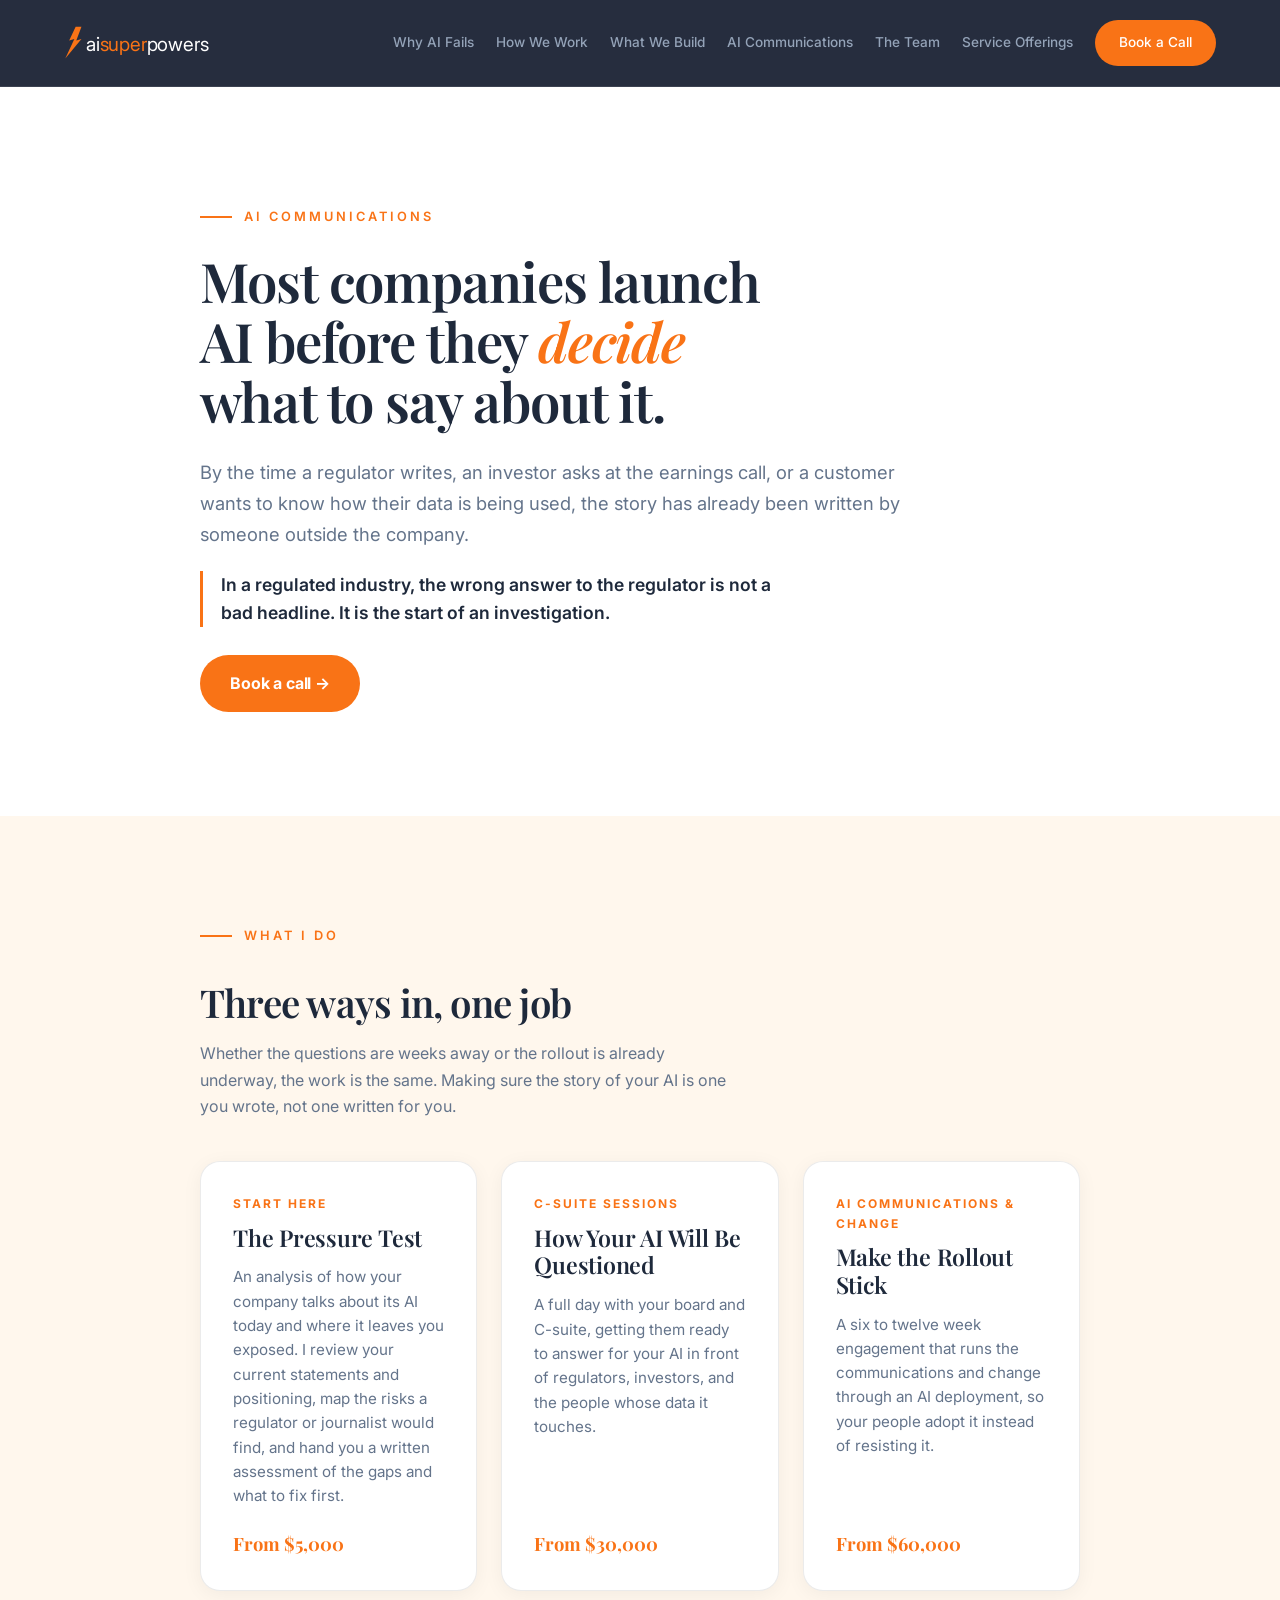
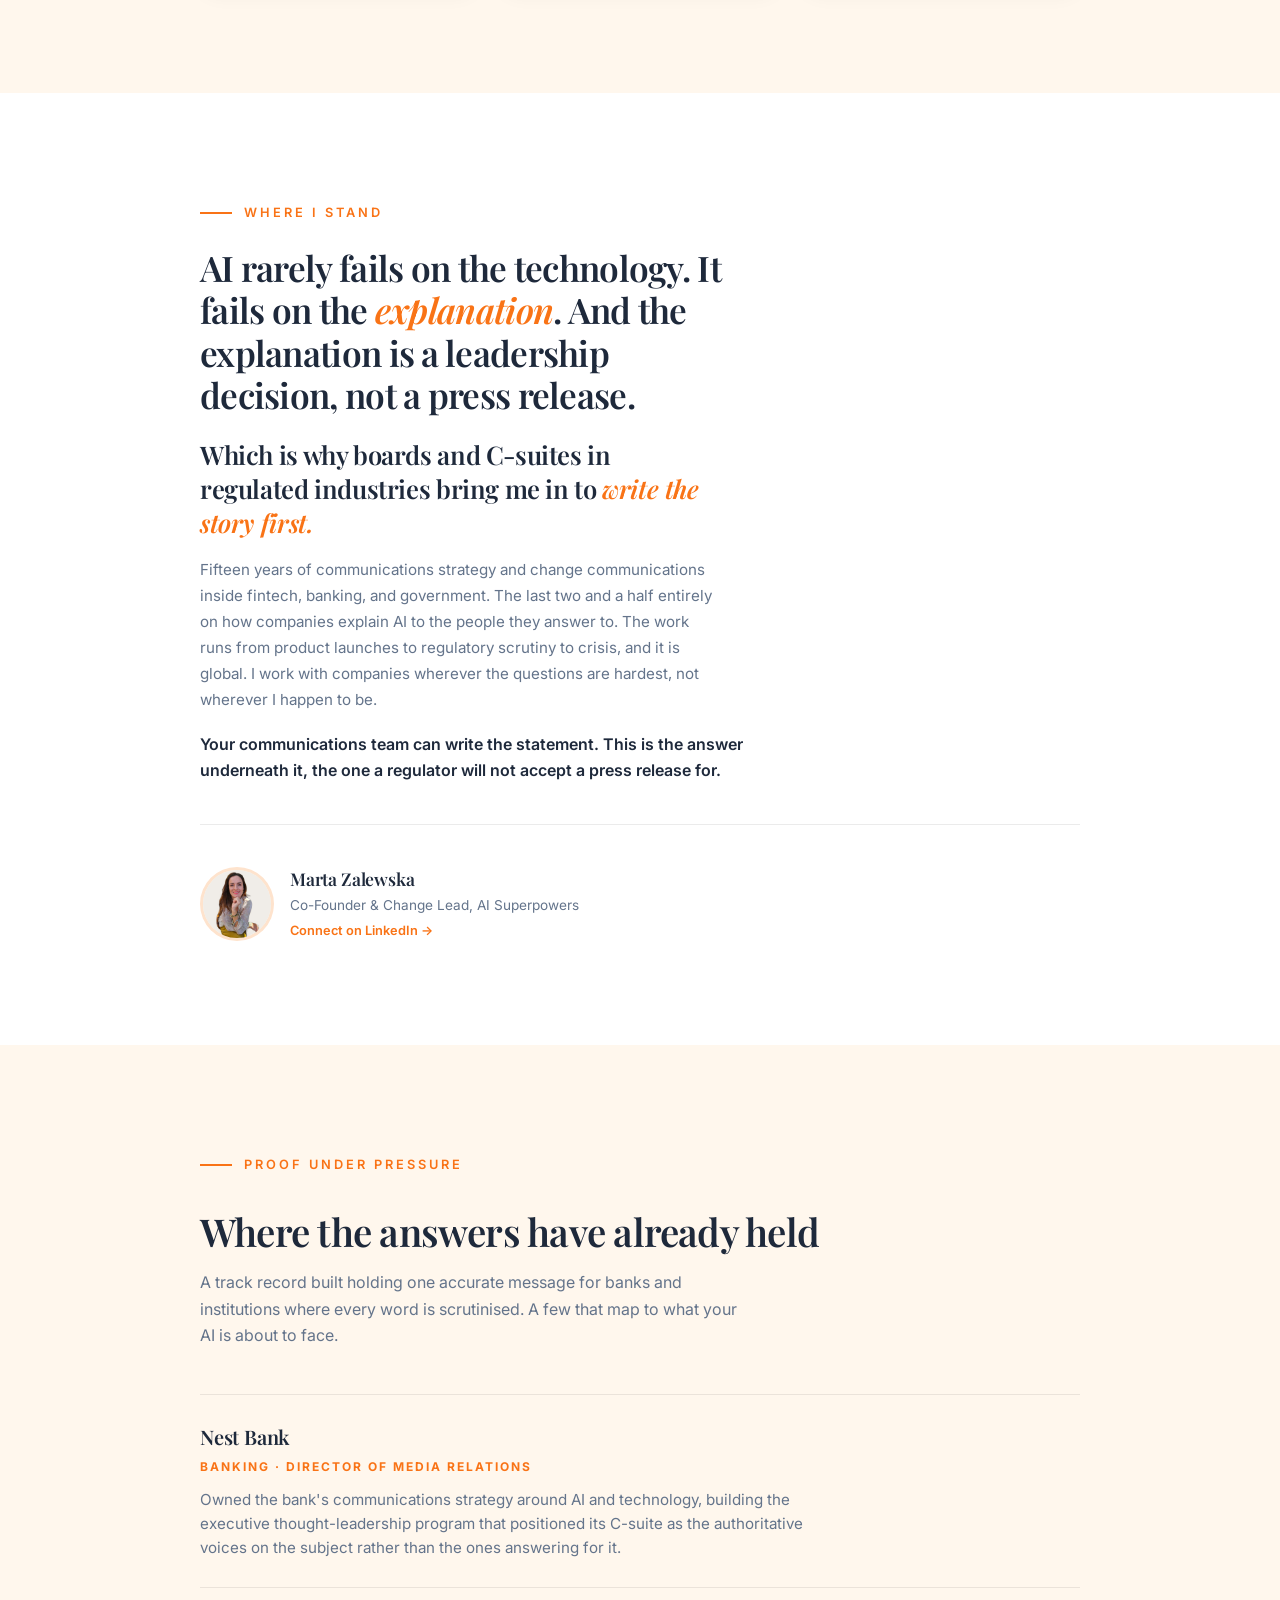
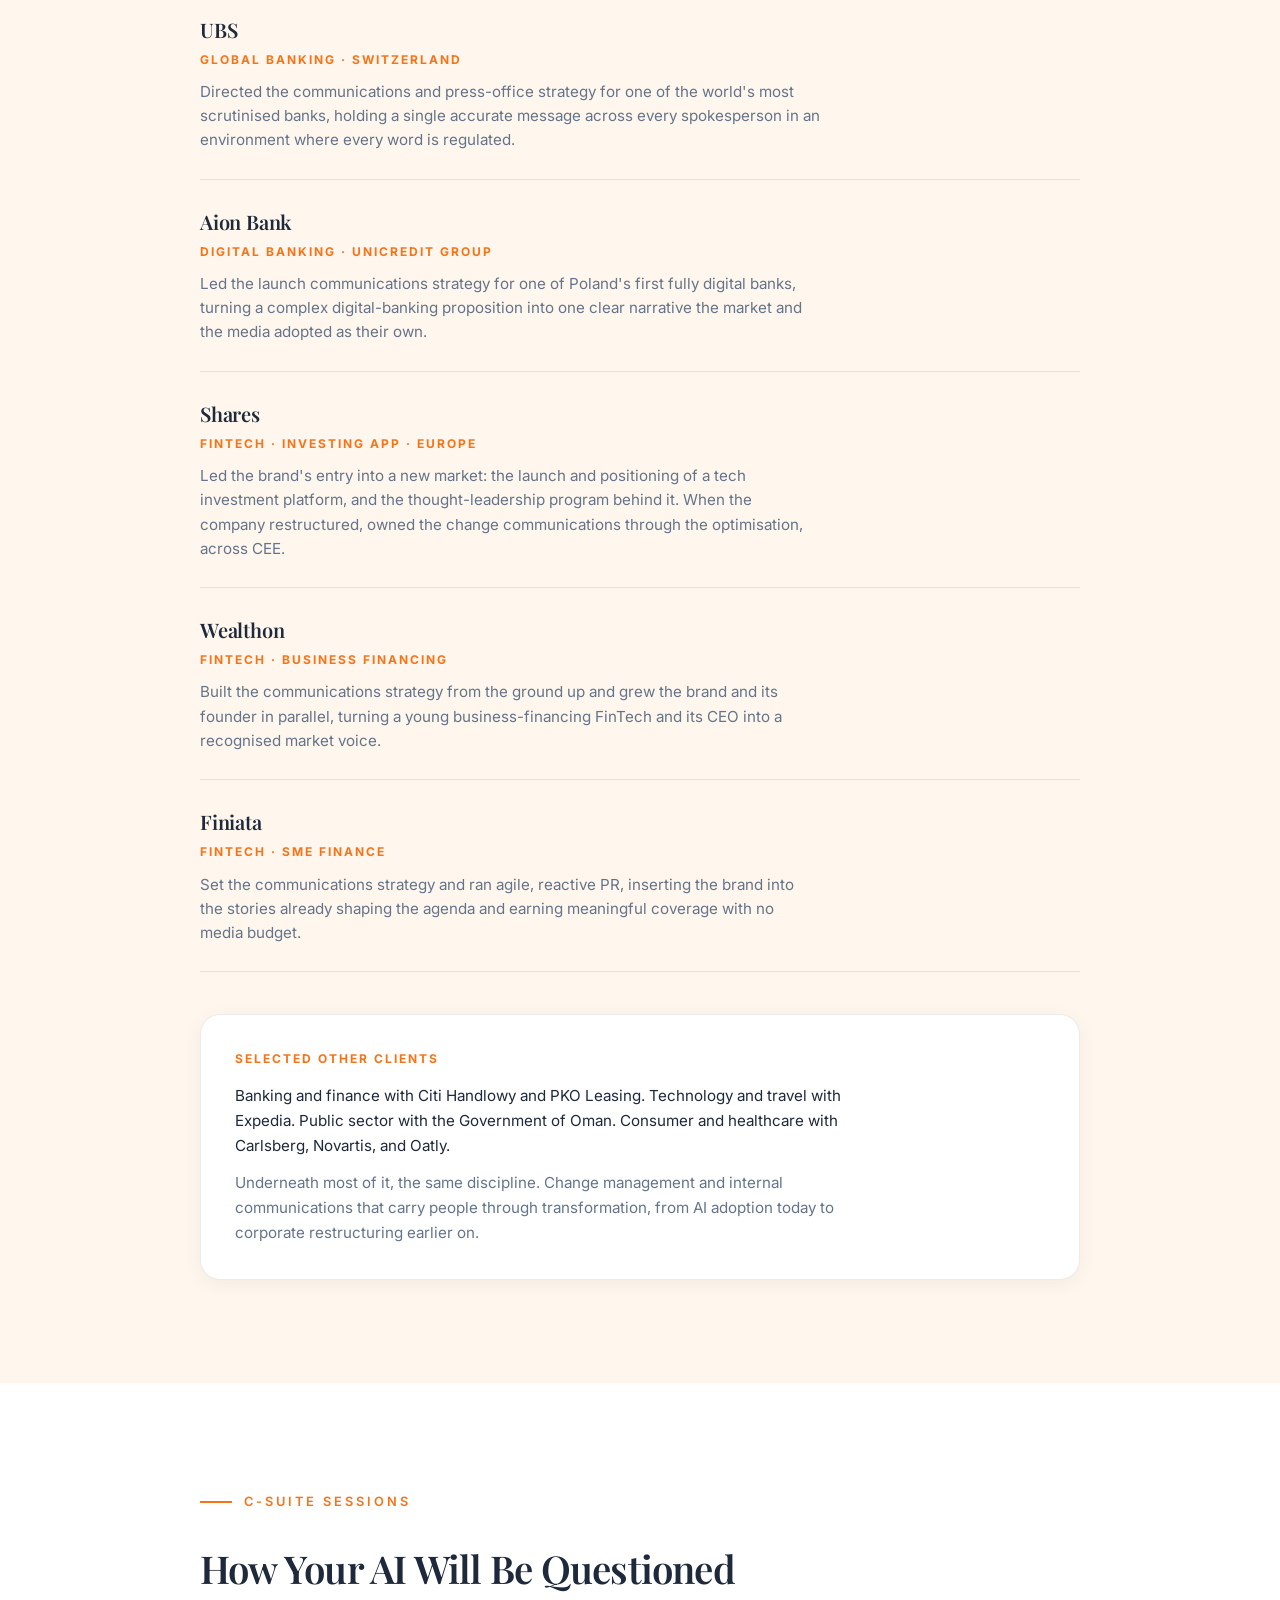
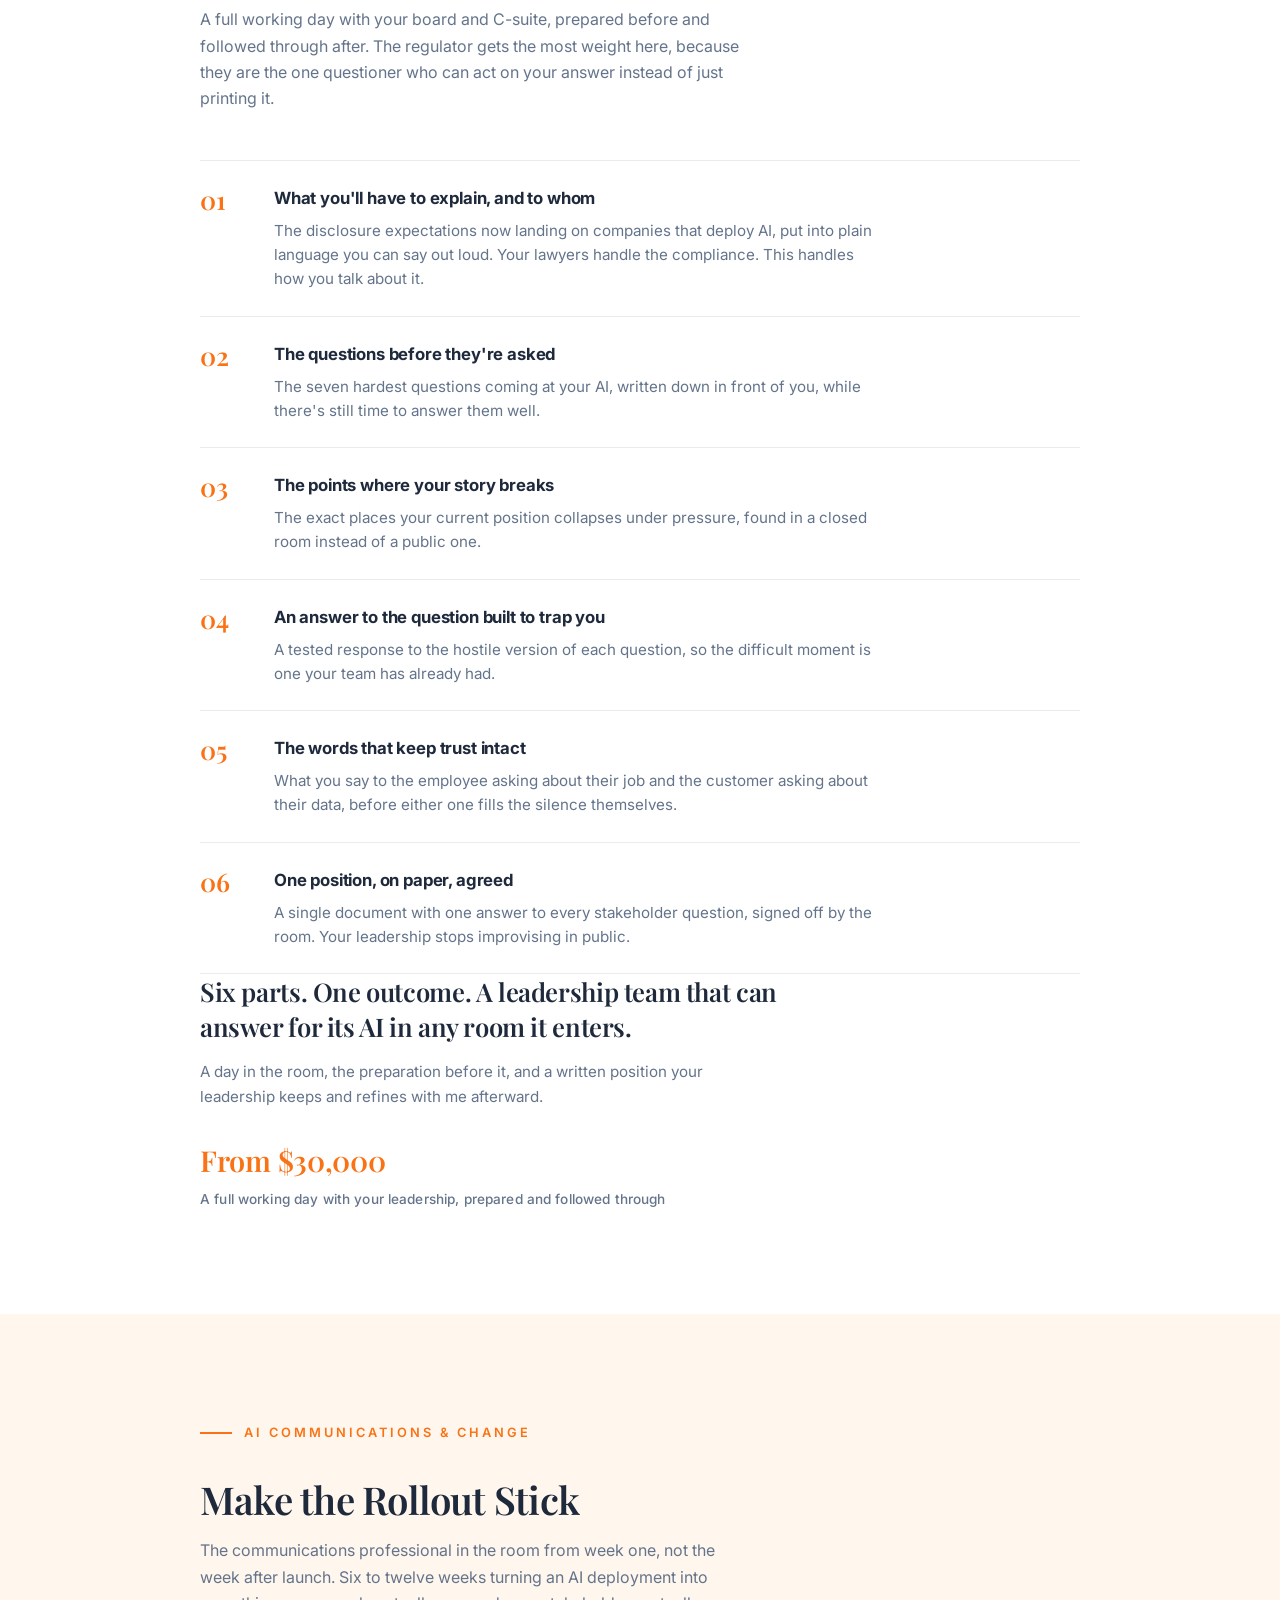
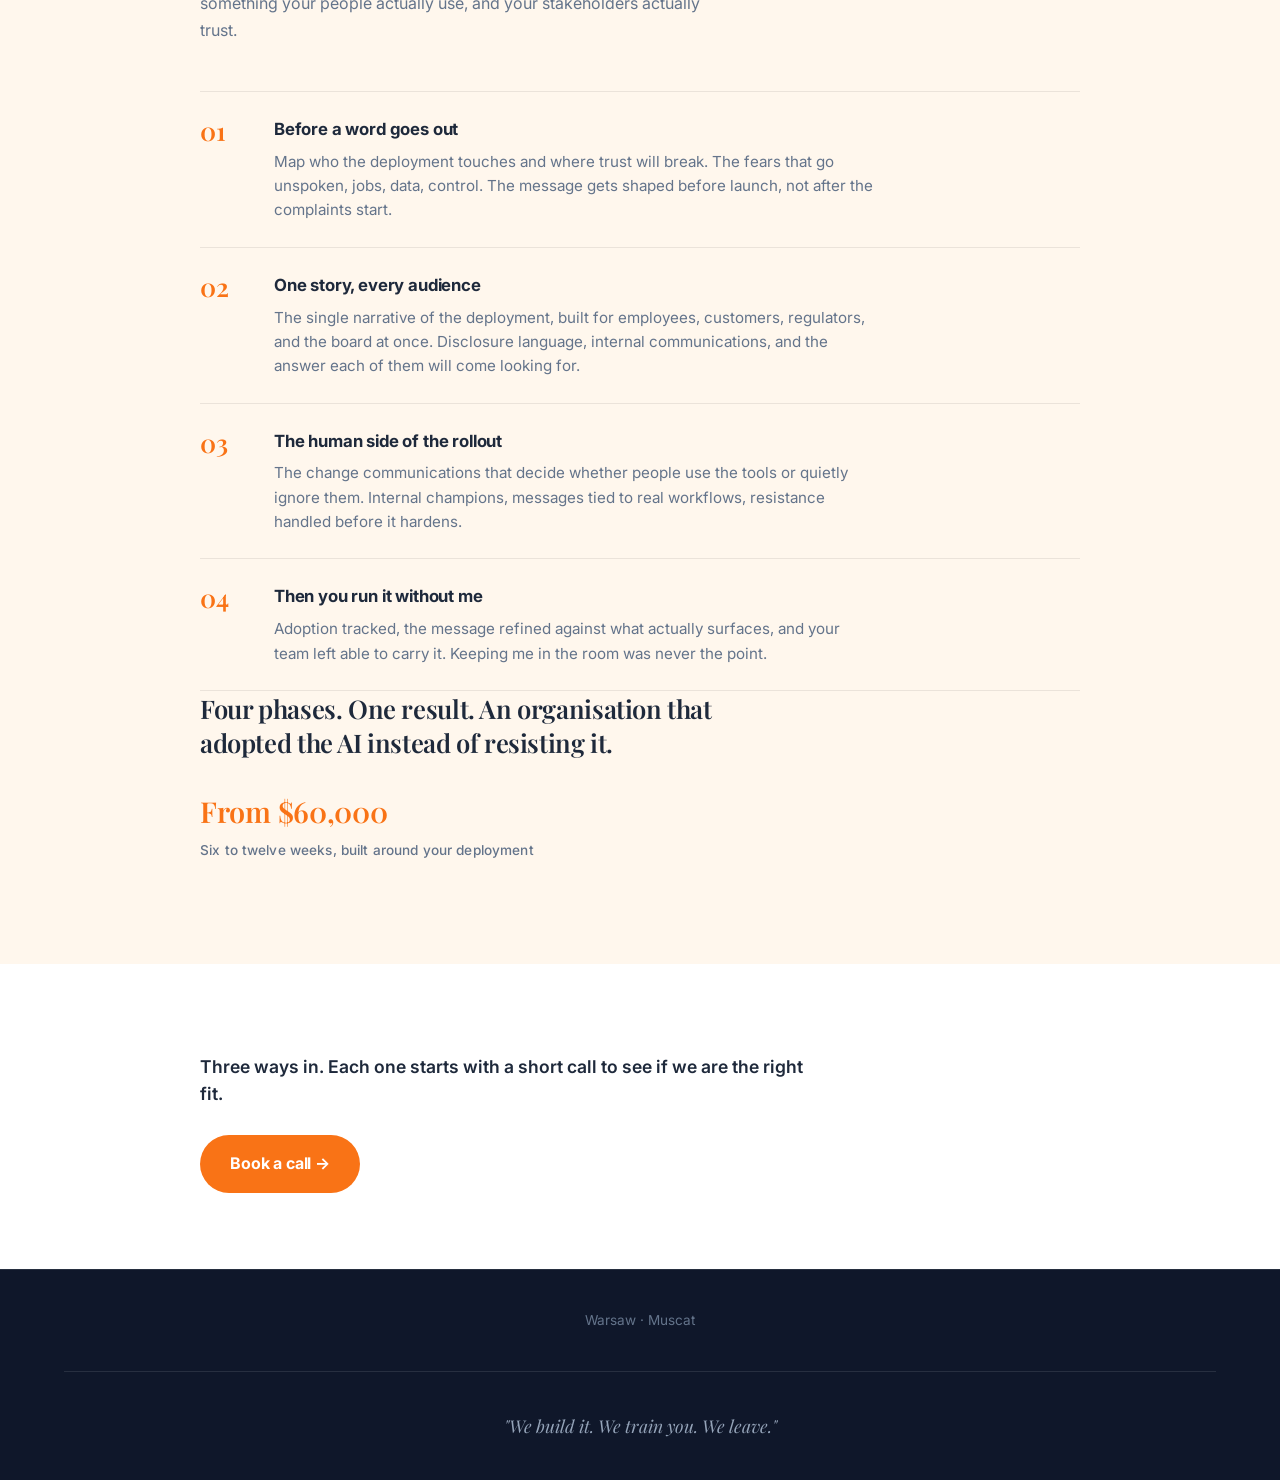
<file: ai-communications.html>
<!DOCTYPE html>
<html lang="en">
<head>
<meta charset="UTF-8">
<meta name="viewport" content="width=device-width, initial-scale=1.0">
<title>AI Communications — How Your AI Will Be Questioned | AI Superpowers</title>
<meta name="description" content="Most companies launch AI before they decide what to say about it. Board-level AI communications for regulated industries. Pressure Test, executive sessions, rollout communications.">
<link rel="icon" type="image/svg+xml" href="data:image/svg+xml,<svg xmlns='http://www.w3.org/2000/svg' viewBox='0 0 32 32'><path d='M 18 2 L 8 15 L 15 14 L 6 30 L 26 13 L 18 14 L 26 2 Z' fill='%23F97316'/></svg>">
<link rel="preconnect" href="https://fonts.googleapis.com">
<link rel="preconnect" href="https://fonts.gstatic.com" crossorigin>
<link href="https://fonts.googleapis.com/css2?family=Inter:wght@400;500;600;700;800&family=Playfair+Display:wght@400;500;600;700;800&display=swap" rel="stylesheet">
<link rel="stylesheet" href="styles.css">
<style>
  /* ===== AI Communications page — themed to match site (Inter + Playfair, site orange/navy/cream) ===== */
  .ais-comms{
    color:var(--navy);
    font-family:'Inter', sans-serif;
    -webkit-font-smoothing:antialiased;
  }
  .ais-comms *{box-sizing:border-box;}

  .ais-comms .band{padding:clamp(52px,8vw,104px) clamp(22px,6vw,80px);}
  .ais-comms .band--white{background:var(--white);}
  .ais-comms .band--peach{background:var(--light-peach);}
  .ais-comms .band--cream{background:var(--cream);}
  .ais-comms .wrap{max-width:880px;margin:0 auto;}

  .ais-comms .eyebrow{
    display:inline-flex;align-items:center;gap:12px;
    font-size:0.8rem;font-weight:600;letter-spacing:3px;text-transform:uppercase;
    color:var(--orange);margin-bottom:24px;
  }
  .ais-comms .eyebrow::before{content:"";width:32px;height:2px;background:var(--orange);}

  /* Extra top padding so the hero clears the fixed site nav */
  .ais-comms .band--hero{padding-top:clamp(140px,16vw,200px);padding-bottom:clamp(56px,9vw,104px);}
  .ais-comms .kicker{
    display:inline-flex;align-items:center;gap:12px;font-size:0.8rem;font-weight:600;
    letter-spacing:3px;text-transform:uppercase;color:var(--orange);margin-bottom:24px;
  }
  .ais-comms .kicker::before{content:"";width:32px;height:2px;background:var(--orange);}

  .ais-comms .credo{
    font-family:'Playfair Display', serif;
    font-size:clamp(1.6rem,3.4vw,2.2rem);font-weight:600;line-height:1.2;
    letter-spacing:-.02em;max-width:24ch;margin-bottom:22px;color:var(--navy);
  }
  .ais-comms .credo em{font-style:italic;color:var(--orange);}

  .ais-comms .others{
    margin-top:clamp(28px,4vw,42px);background:var(--white);border:1px solid rgba(0,0,0,0.08);
    border-radius:20px;padding:clamp(22px,3.5vw,34px);box-shadow:0 4px 20px rgba(0,0,0,0.05);
  }
  .ais-comms .others h3{
    font-family:'Inter',sans-serif;
    font-size:0.75rem;font-weight:700;text-transform:uppercase;letter-spacing:2px;
    color:var(--orange);margin-bottom:14px;
  }
  .ais-comms .others p{font-size:0.95rem;line-height:1.65;color:var(--navy);max-width:66ch;}
  .ais-comms .others p + p{margin-top:12px;color:var(--gray);}

  .ais-comms .hero{
    font-family:'Playfair Display', serif;
    font-size:clamp(2rem,5vw,3.4rem);font-weight:600;line-height:1.1;
    letter-spacing:-.02em;max-width:17ch;color:var(--navy);
  }
  .ais-comms .hero em,.ais-comms .position em{font-style:italic;color:var(--orange);}
  .ais-comms .sub{
    font-size:clamp(1rem,2vw,1.15rem);line-height:1.7;color:var(--gray);
    max-width:60ch;margin-top:26px;
  }
  .ais-comms .hero-cost{
    font-size:clamp(1rem,2vw,1.1rem);line-height:1.6;font-weight:600;color:var(--navy);
    max-width:48ch;margin-top:20px;padding-left:18px;border-left:3px solid var(--orange);
  }
  .ais-comms .diff{
    font-size:1rem;line-height:1.6;font-weight:600;color:var(--navy);
    max-width:50ch;margin-top:20px;
  }
  .ais-comms .format{
    font-size:0.95rem;line-height:1.65;color:var(--gray);max-width:54ch;margin-top:16px;
  }
  .ais-comms .next{
    font-size:clamp(1rem,2vw,1.1rem);line-height:1.5;font-weight:600;color:var(--navy);
    max-width:52ch;margin-top:14px;
  }
  .ais-comms .cta{
    display:inline-flex;align-items:center;gap:10px;margin-top:28px;
    background:var(--orange);color:var(--white);
    font-family:'Inter',sans-serif;
    font-size:1rem;font-weight:700;letter-spacing:-.01em;text-decoration:none;
    padding:16px 30px;border-radius:999px;
    transition:transform .2s ease, background .2s ease;
  }
  .ais-comms .cta:hover{background:var(--deep-orange);transform:translateY(-2px);}

  .ais-comms .position{
    font-family:'Playfair Display',serif;
    font-size:clamp(1.25rem,2.6vw,1.6rem);font-weight:600;line-height:1.32;
    letter-spacing:-.015em;max-width:32ch;color:var(--navy);
  }
  .ais-comms .position-sub{
    font-size:0.95rem;line-height:1.7;color:var(--gray);margin-top:18px;max-width:52ch;
  }

  .ais-comms .author{
    display:flex;align-items:center;gap:16px;margin-top:clamp(28px,4vw,40px);
    padding-top:clamp(28px,4vw,40px);border-top:1px solid rgba(0,0,0,0.08);
  }
  .ais-comms .author img{
    width:74px;height:74px;border-radius:50%;object-fit:cover;
    background:var(--light-peach);flex:none;border:3px solid rgba(249,115,22,0.15);
  }
  .ais-comms .author .an{font-family:'Playfair Display',serif;font-size:1.1rem;font-weight:600;letter-spacing:-.01em;color:var(--navy);}
  .ais-comms .author .ar{font-size:0.85rem;color:var(--gray);margin-top:2px;}
  .ais-comms .author .al{
    display:inline-block;margin-top:5px;font-size:0.8rem;font-weight:600;
    color:var(--orange);text-decoration:none;
  }
  .ais-comms .author .al:hover{text-decoration:underline;}

  .ais-comms .session-name{
    font-family:'Playfair Display',serif;
    font-size:clamp(1.6rem,3.4vw,2.4rem);font-weight:600;letter-spacing:-.02em;margin-top:10px;
    line-height:1.15;color:var(--navy);
  }
  .ais-comms .session-lede{
    font-size:1rem;line-height:1.65;color:var(--gray);margin-top:16px;max-width:54ch;
  }

  .ais-comms .modules{margin-top:clamp(30px,5vw,48px);}
  .ais-comms .mod{
    display:grid;grid-template-columns:64px 1fr;gap:10px;
    padding:24px 0;border-top:1px solid rgba(0,0,0,0.08);
  }
  .ais-comms .mod:last-child{border-bottom:1px solid rgba(0,0,0,0.08);}
  .ais-comms .mod .num{
    font-family:'Playfair Display',serif;
    font-size:1.6rem;font-weight:600;color:var(--orange);line-height:1;padding-top:2px;
    letter-spacing:-.01em;
  }
  .ais-comms .mod .mt{font-size:1.05rem;font-weight:700;letter-spacing:-.01em;color:var(--navy);}
  .ais-comms .mod .md{font-size:0.95rem;line-height:1.6;color:var(--gray);margin-top:7px;max-width:60ch;}

  .ais-comms .cases{margin-top:clamp(30px,5vw,46px);}
  .ais-comms .case{padding:26px 0;border-top:1px solid rgba(0,0,0,0.08);}
  .ais-comms .case:last-child{border-bottom:1px solid rgba(0,0,0,0.08);}
  .ais-comms .case .cn{font-family:'Playfair Display',serif;font-size:1.25rem;font-weight:600;letter-spacing:-.01em;color:var(--navy);}
  .ais-comms .case .cc{
    font-size:0.75rem;font-weight:700;color:var(--orange);margin-top:4px;
    text-transform:uppercase;letter-spacing:2px;
  }
  .ais-comms .case .cd{font-size:0.95rem;line-height:1.6;color:var(--gray);margin-top:11px;max-width:62ch;}

  .ais-comms .close{
    font-family:'Playfair Display',serif;
    font-size:clamp(1.2rem,2.6vw,1.6rem);font-weight:600;line-height:1.35;
    letter-spacing:-.015em;max-width:38ch;color:var(--navy);
  }
  .ais-comms .price{
    font-family:'Playfair Display',serif;
    font-size:clamp(1.4rem,2.6vw,1.8rem);font-weight:600;color:var(--orange);
    margin-top:28px;letter-spacing:-.01em;
  }
  .ais-comms .price small{
    display:block;font-family:'Inter',sans-serif;font-weight:500;font-size:0.85rem;color:var(--gray);
    letter-spacing:.01em;margin-top:6px;
  }

  @media (max-width:520px){
    .ais-comms .mod{grid-template-columns:42px 1fr;}
    .ais-comms .mod .num{font-size:1.3rem;}
  }

  .ais-comms [data-r]{opacity:0;transform:translateY(14px);animation:aisRise .7s cubic-bezier(.2,.7,.2,1) forwards;}
  @keyframes aisRise{to{opacity:1;transform:none;}}
  @media (prefers-reduced-motion:reduce){.ais-comms [data-r]{animation:none;opacity:1;transform:none;}}

  /* Three-rung service grid */
  .ais-comms .svc-grid{display:grid;grid-template-columns:repeat(3,1fr);gap:24px;margin-top:clamp(28px,4vw,42px);}
  .ais-comms .svc-card{
    background:var(--white);border:1px solid rgba(0,0,0,0.08);
    border-radius:20px;padding:32px;display:flex;flex-direction:column;
    box-shadow:0 4px 20px rgba(0,0,0,0.05);
    transition:transform .3s ease, box-shadow .3s ease;
  }
  .ais-comms .svc-card:hover{transform:translateY(-4px);box-shadow:0 8px 28px rgba(0,0,0,0.08);}
  .ais-comms .svc-card .sk{font-size:0.75rem;font-weight:700;text-transform:uppercase;letter-spacing:2px;color:var(--orange);}
  .ais-comms .svc-card .sn{font-family:'Playfair Display',serif;font-size:clamp(1.25rem,2.4vw,1.45rem);font-weight:600;letter-spacing:-.01em;margin-top:10px;line-height:1.2;color:var(--navy);}
  .ais-comms .svc-card .sd{font-size:0.95rem;line-height:1.6;color:var(--gray);margin-top:14px;flex:1;}
  .ais-comms .svc-card .sp{font-family:'Playfair Display',serif;font-size:1.15rem;font-weight:700;color:var(--orange);margin-top:20px;}
  @media(max-width:820px){.ais-comms .svc-grid{grid-template-columns:1fr;}}
</style>
</head>
<body style="background:#FFFFFF;">

<!-- Navigation -->
<nav>
    <div class="container">
        <a href="index.html" class="logo">
            <svg xmlns="http://www.w3.org/2000/svg" viewBox="0 0 340 52" width="220" height="36">
                <path d="M 18 1 L 8 22 L 16 20 L 2 50 L 27 20 L 19 22 L 27 1 Z" fill="#F97316"/>
                <text x="34" y="38" font-family="'Inter', 'Helvetica Neue', Arial, sans-serif" font-size="30" font-weight="400" letter-spacing="-0.3"><tspan fill="#ffffff">ai</tspan><tspan fill="#F97316">super</tspan><tspan fill="#ffffff">powers</tspan></text>
            </svg>
        </a>
        <div class="nav-links">
            <a href="index.html#mirror">Why AI Fails</a>
            <a href="index.html#method">How We Work</a>
            <a href="index.html#solutions">What We Build</a>
            <a href="ai-communications.html">AI Communications</a>
            <a href="index.html#team">The Team</a>
            <a href="packages.html">Service Offerings</a>
            <a href="https://calendly.com/marta-aisuperpowers/30min" target="_blank" class="nav-cta">Book a Call</a>
        </div>
        <button class="nav-hamburger" id="navHamburger" aria-label="Open menu">
            <span></span>
            <span></span>
            <span></span>
        </button>
    </div>
</nav>

<!-- Mobile Menu -->
<div class="mobile-menu-backdrop" id="mobileBackdrop"></div>
<div class="mobile-menu" id="mobileMenu">
    <a href="index.html#mirror">Why AI Fails</a>
    <a href="index.html#method">How We Work</a>
    <a href="index.html#solutions">What We Build</a>
    <a href="ai-communications.html">AI Communications</a>
    <a href="index.html#team">The Team</a>
    <a href="packages.html">Service Offerings</a>
    <a href="https://calendly.com/marta-aisuperpowers/30min" target="_blank" class="mobile-menu-cta">Book a Call</a>
</div>

<div class="ais-comms">

  <!-- BAND 1 · white · hero -->
  <section class="band band--white band--hero">
    <div class="wrap">
      <p class="kicker" data-r>AI Communications</p>
      <h1 class="hero" data-r style="animation-delay:.06s">Most companies launch AI before they <em>decide</em> what to say about it.</h1>
      <p class="sub" data-r style="animation-delay:.14s">By the time a regulator writes, an investor asks at the earnings call, or a customer wants to know how their data is being used, the story has already been written by someone outside the company.</p>
      <p class="hero-cost" data-r style="animation-delay:.2s">In a regulated industry, the wrong answer to the regulator is not a bad headline. It is the start of an investigation.</p>
      <a class="cta" data-r style="animation-delay:.26s" href="https://calendly.com/marta-aisuperpowers/30min" target="_blank" rel="noopener">Book a call &rarr;</a>
    </div>
  </section>

  <!-- BAND 2 · peach · three rungs -->
  <section class="band band--peach">
    <div class="wrap">
      <p class="eyebrow" data-r>What I do</p>
      <h2 class="session-name" data-r style="animation-delay:.05s">Three ways in, one job</h2>
      <p class="session-lede" data-r style="animation-delay:.1s">Whether the questions are weeks away or the rollout is already underway, the work is the same. Making sure the story of your AI is one you wrote, not one written for you.</p>

      <div class="svc-grid" data-r style="animation-delay:.16s">
        <div class="svc-card">
          <div class="sk">Start here</div>
          <div class="sn">The Pressure Test</div>
          <div class="sd">An analysis of how your company talks about its AI today and where it leaves you exposed. I review your current statements and positioning, map the risks a regulator or journalist would find, and hand you a written assessment of the gaps and what to fix first.</div>
          <div class="sp">From $5,000</div>
        </div>
        <div class="svc-card">
          <div class="sk">C-suite sessions</div>
          <div class="sn">How Your AI Will Be Questioned</div>
          <div class="sd">A full day with your board and C-suite, getting them ready to answer for your AI in front of regulators, investors, and the people whose data it touches.</div>
          <div class="sp">From $30,000</div>
        </div>
        <div class="svc-card">
          <div class="sk">AI communications &amp; change</div>
          <div class="sn">Make the Rollout Stick</div>
          <div class="sd">A six to twelve week engagement that runs the communications and change through an AI deployment, so your people adopt it instead of resisting it.</div>
          <div class="sp">From $60,000</div>
        </div>
      </div>
    </div>
  </section>

  <!-- BAND 3 · white · where I stand + about -->
  <section class="band band--white">
    <div class="wrap">
      <p class="eyebrow" data-r>Where I stand</p>
      <p class="credo" data-r style="animation-delay:.04s">AI rarely fails on the technology. It fails on the <em>explanation</em>. And the explanation is a leadership decision, not a press release.</p>
      <p class="position" data-r style="animation-delay:.08s">Which is why boards and C-suites in regulated industries bring me in to <em>write the story first.</em></p>
      <p class="position-sub" data-r style="animation-delay:.12s">Fifteen years of communications strategy and change communications inside fintech, banking, and government. The last two and a half entirely on how companies explain AI to the people they answer to. The work runs from product launches to regulatory scrutiny to crisis, and it is global. I work with companies wherever the questions are hardest, not wherever I happen to be.</p>
      <p class="diff" data-r style="animation-delay:.15s">Your communications team can write the statement. This is the answer underneath it, the one a regulator will not accept a press release for.</p>
      <div class="author" data-r style="animation-delay:.18s">
        <img src="videos/team-marta.jpg" alt="Marta Zalewska">
        <div>
          <div class="an">Marta Zalewska</div>
          <div class="ar">Co-Founder &amp; Change Lead, AI Superpowers</div>
          <a class="al" href="https://www.linkedin.com/in/martazalewskapr/" target="_blank" rel="noopener">Connect on LinkedIn &rarr;</a>
        </div>
      </div>
    </div>
  </section>

  <!-- BAND 4 · peach · proof -->
  <section class="band band--peach">
    <div class="wrap">
      <p class="eyebrow" data-r>Proof under pressure</p>
      <h2 class="session-name" data-r style="animation-delay:.05s">Where the answers have already held</h2>
      <p class="session-lede" data-r style="animation-delay:.1s">A track record built holding one accurate message for banks and institutions where every word is scrutinised. A few that map to what your AI is about to face.</p>

      <div class="cases" data-r style="animation-delay:.16s">
        <div class="case">
          <div class="cn">Nest Bank</div>
          <div class="cc">Banking · Director of Media Relations</div>
          <div class="cd">Owned the bank's communications strategy around AI and technology, building the executive thought-leadership program that positioned its C-suite as the authoritative voices on the subject rather than the ones answering for it.</div>
        </div>
        <div class="case">
          <div class="cn">UBS</div>
          <div class="cc">Global banking · Switzerland</div>
          <div class="cd">Directed the communications and press-office strategy for one of the world's most scrutinised banks, holding a single accurate message across every spokesperson in an environment where every word is regulated.</div>
        </div>
        <div class="case">
          <div class="cn">Aion Bank</div>
          <div class="cc">Digital banking · UniCredit Group</div>
          <div class="cd">Led the launch communications strategy for one of Poland's first fully digital banks, turning a complex digital-banking proposition into one clear narrative the market and the media adopted as their own.</div>
        </div>
        <div class="case">
          <div class="cn">Shares</div>
          <div class="cc">FinTech · Investing app · Europe</div>
          <div class="cd">Led the brand's entry into a new market: the launch and positioning of a tech investment platform, and the thought-leadership program behind it. When the company restructured, owned the change communications through the optimisation, across CEE.</div>
        </div>
        <div class="case">
          <div class="cn">Wealthon</div>
          <div class="cc">FinTech · Business financing</div>
          <div class="cd">Built the communications strategy from the ground up and grew the brand and its founder in parallel, turning a young business-financing FinTech and its CEO into a recognised market voice.</div>
        </div>
        <div class="case">
          <div class="cn">Finiata</div>
          <div class="cc">FinTech · SME finance</div>
          <div class="cd">Set the communications strategy and ran agile, reactive PR, inserting the brand into the stories already shaping the agenda and earning meaningful coverage with no media budget.</div>
        </div>
      </div>

      <div class="others" data-r>
        <h3>Selected other clients</h3>
        <p>Banking and finance with Citi Handlowy and PKO Leasing. Technology and travel with Expedia. Public sector with the Government of Oman. Consumer and healthcare with Carlsberg, Novartis, and Oatly.</p>
        <p>Underneath most of it, the same discipline. Change management and internal communications that carry people through transformation, from AI adoption today to corporate restructuring earlier on.</p>
      </div>
    </div>
  </section>

  <!-- BAND 5 · white · How Your AI Will Be Questioned -->
  <section class="band band--white">
    <div class="wrap">
      <p class="eyebrow" data-r>C-suite sessions</p>
      <h2 class="session-name" data-r style="animation-delay:.05s">How Your AI Will Be Questioned</h2>
      <p class="session-lede" data-r style="animation-delay:.1s">A full working day with your board and C-suite, prepared before and followed through after. The regulator gets the most weight here, because they are the one questioner who can act on your answer instead of just printing it.</p>

      <div class="modules" data-r style="animation-delay:.16s">
        <div class="mod"><span class="num">01</span>
          <div><div class="mt">What you'll have to explain, and to whom</div>
            <div class="md">The disclosure expectations now landing on companies that deploy AI, put into plain language you can say out loud. Your lawyers handle the compliance. This handles how you talk about it.</div></div></div>
        <div class="mod"><span class="num">02</span>
          <div><div class="mt">The questions before they're asked</div>
            <div class="md">The seven hardest questions coming at your AI, written down in front of you, while there's still time to answer them well.</div></div></div>
        <div class="mod"><span class="num">03</span>
          <div><div class="mt">The points where your story breaks</div>
            <div class="md">The exact places your current position collapses under pressure, found in a closed room instead of a public one.</div></div></div>
        <div class="mod"><span class="num">04</span>
          <div><div class="mt">An answer to the question built to trap you</div>
            <div class="md">A tested response to the hostile version of each question, so the difficult moment is one your team has already had.</div></div></div>
        <div class="mod"><span class="num">05</span>
          <div><div class="mt">The words that keep trust intact</div>
            <div class="md">What you say to the employee asking about their job and the customer asking about their data, before either one fills the silence themselves.</div></div></div>
        <div class="mod"><span class="num">06</span>
          <div><div class="mt">One position, on paper, agreed</div>
            <div class="md">A single document with one answer to every stakeholder question, signed off by the room. Your leadership stops improvising in public.</div></div></div>
      </div>

      <p class="close" data-r style="animation-delay:.2s">Six parts. One outcome. A leadership team that can answer for its AI in any room it enters.</p>
      <p class="format" data-r style="animation-delay:.23s">A day in the room, the preparation before it, and a written position your leadership keeps and refines with me afterward.</p>
      <p class="price" data-r style="animation-delay:.26s">From $30,000
        <small>A full working day with your leadership, prepared and followed through</small>
      </p>
    </div>
  </section>

  <!-- BAND 6 · peach · Make the Rollout Stick -->
  <section class="band band--peach">
    <div class="wrap">
      <p class="eyebrow" data-r>AI communications &amp; change</p>
      <h2 class="session-name" data-r style="animation-delay:.05s">Make the Rollout Stick</h2>
      <p class="session-lede" data-r style="animation-delay:.1s">The communications professional in the room from week one, not the week after launch. Six to twelve weeks turning an AI deployment into something your people actually use, and your stakeholders actually trust.</p>

      <div class="modules" data-r style="animation-delay:.16s">
        <div class="mod"><span class="num">01</span>
          <div><div class="mt">Before a word goes out</div>
            <div class="md">Map who the deployment touches and where trust will break. The fears that go unspoken, jobs, data, control. The message gets shaped before launch, not after the complaints start.</div></div></div>
        <div class="mod"><span class="num">02</span>
          <div><div class="mt">One story, every audience</div>
            <div class="md">The single narrative of the deployment, built for employees, customers, regulators, and the board at once. Disclosure language, internal communications, and the answer each of them will come looking for.</div></div></div>
        <div class="mod"><span class="num">03</span>
          <div><div class="mt">The human side of the rollout</div>
            <div class="md">The change communications that decide whether people use the tools or quietly ignore them. Internal champions, messages tied to real workflows, resistance handled before it hardens.</div></div></div>
        <div class="mod"><span class="num">04</span>
          <div><div class="mt">Then you run it without me</div>
            <div class="md">Adoption tracked, the message refined against what actually surfaces, and your team left able to carry it. Keeping me in the room was never the point.</div></div></div>
      </div>

      <p class="close" data-r style="animation-delay:.2s">Four phases. One result. An organisation that adopted the AI instead of resisting it.</p>
      <p class="price" data-r style="animation-delay:.24s">From $60,000
        <small>Six to twelve weeks, built around your deployment</small>
      </p>
    </div>
  </section>

  <!-- BAND 7 · white · next step -->
  <section class="band band--white" style="padding-top:clamp(44px,6vw,76px);padding-bottom:clamp(44px,6vw,76px);">
    <div class="wrap">
      <p class="next" data-r>Three ways in. Each one starts with a short call to see if we are the right fit.</p>
      <a class="cta" data-r style="animation-delay:.06s" href="https://calendly.com/marta-aisuperpowers/30min" target="_blank" rel="noopener">Book a call &rarr;</a>
    </div>
  </section>

</div>

<!-- Footer -->
<footer>
    <div class="container">
        <div class="footer-contact">Warsaw · Muscat</div>
        <div class="footer-tagline">"We build it. We train you. We leave."</div>
    </div>
</footer>

<script>
    // Hamburger menu
    const hamburger = document.getElementById('navHamburger');
    const mobileMenu = document.getElementById('mobileMenu');
    const mobileBackdrop = document.getElementById('mobileBackdrop');

    function toggleMobileMenu() {
        hamburger.classList.toggle('active');
        mobileMenu.classList.toggle('active');
        mobileBackdrop.classList.toggle('active');
        document.body.style.overflow = mobileMenu.classList.contains('active') ? 'hidden' : '';
    }

    hamburger.addEventListener('click', toggleMobileMenu);
    mobileBackdrop.addEventListener('click', toggleMobileMenu);

    mobileMenu.querySelectorAll('a').forEach(link => {
        link.addEventListener('click', () => {
            if (mobileMenu.classList.contains('active')) {
                toggleMobileMenu();
            }
        });
    });
</script>

</body>
</html>
</file>
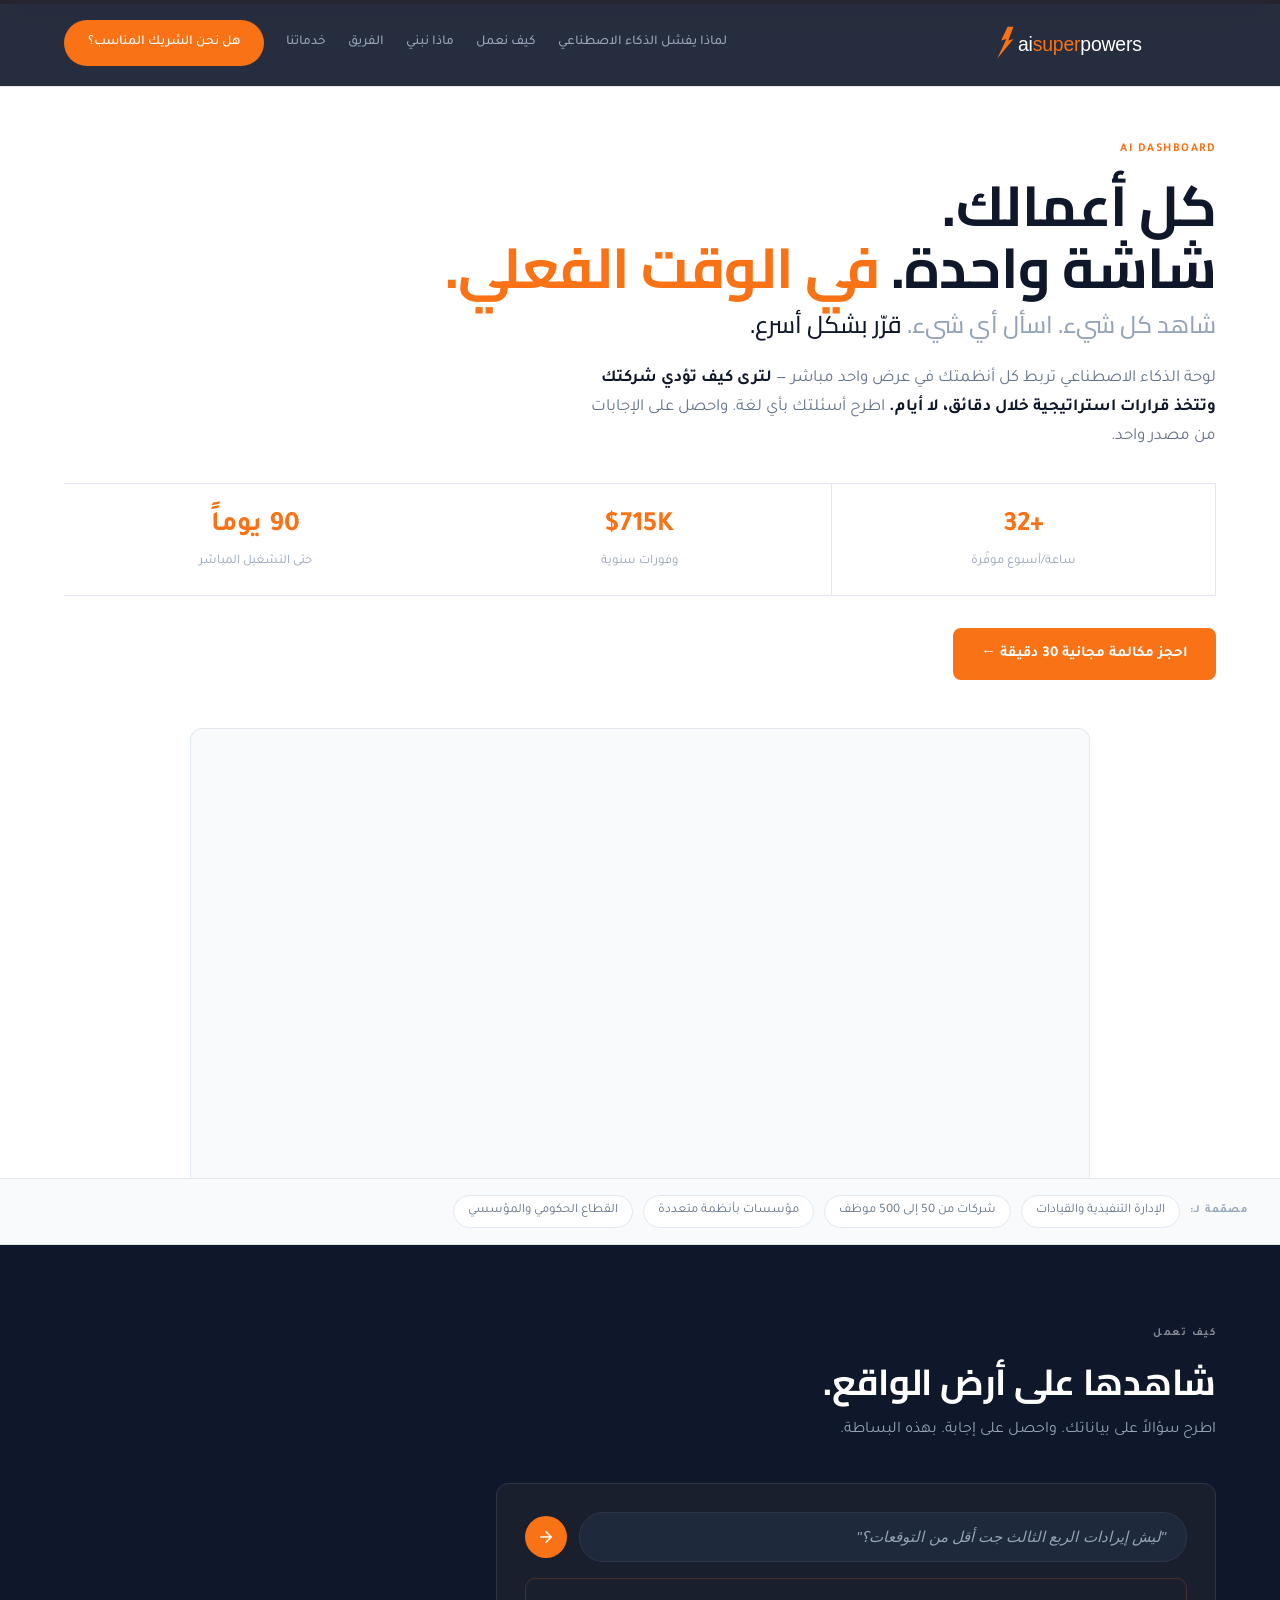
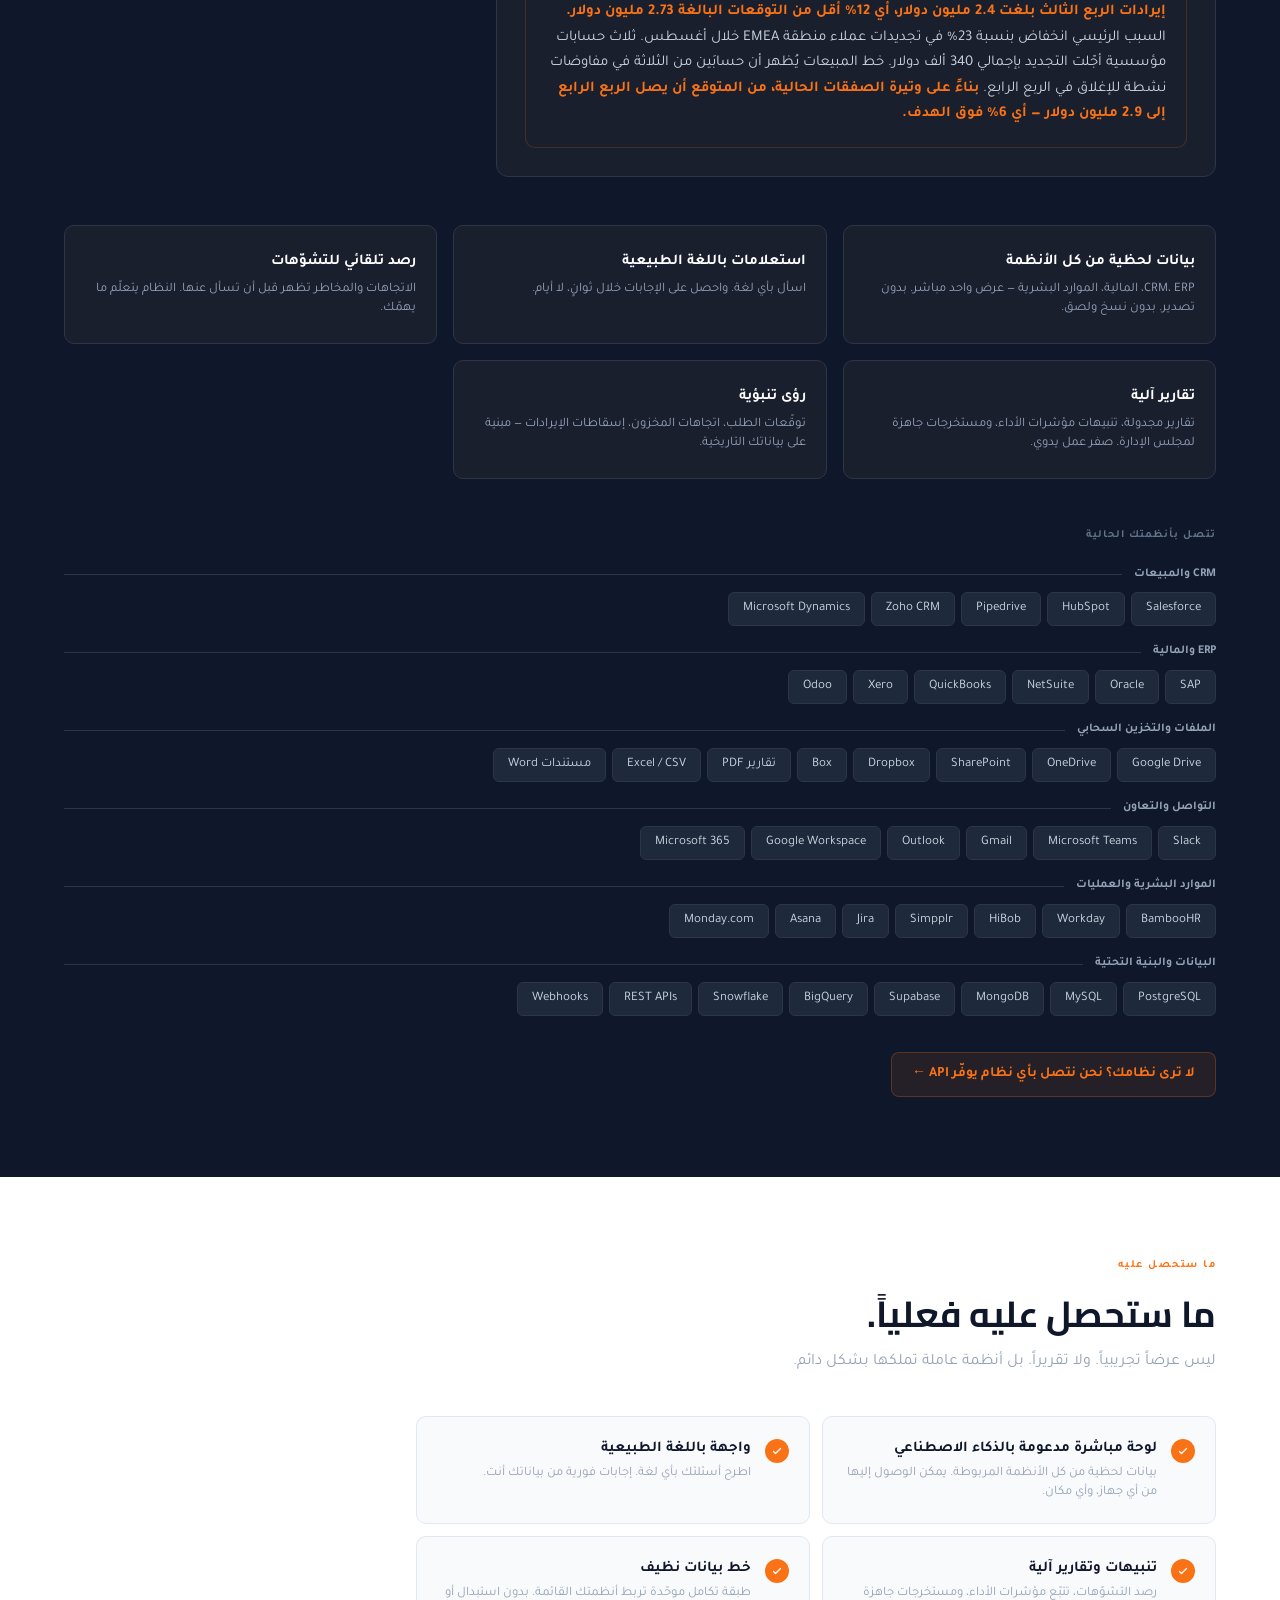
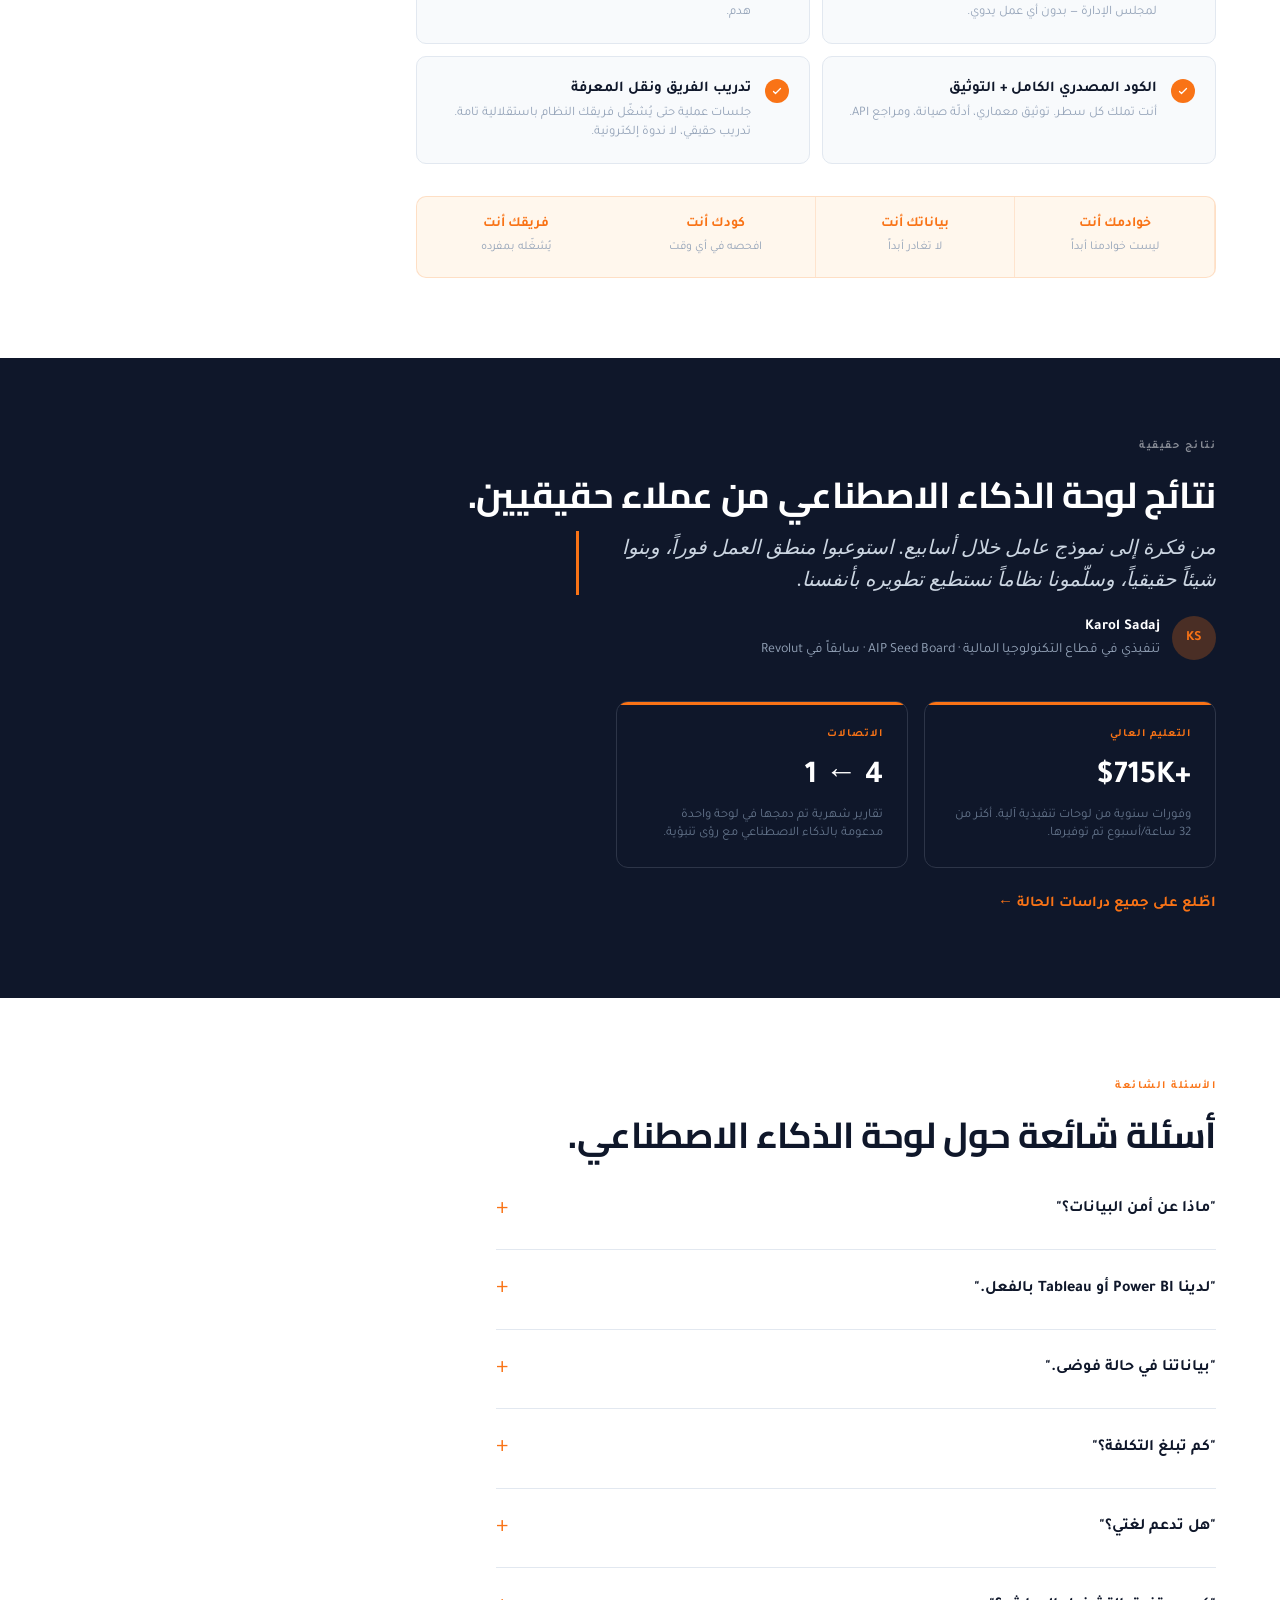
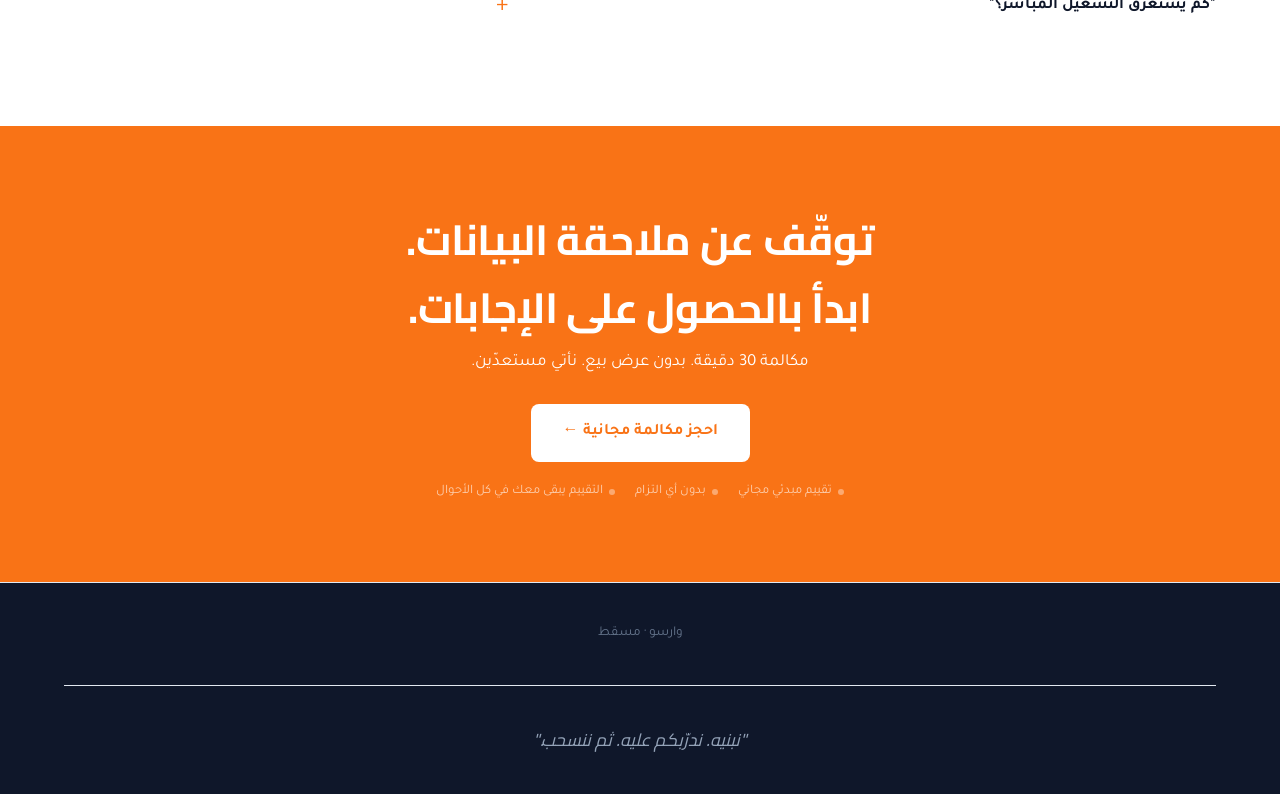
<file: ai-dashboard-ar.html>
<!DOCTYPE html>
<html lang="ar" dir="rtl">
<head>
<meta charset="UTF-8">
<meta name="viewport" content="width=device-width, initial-scale=1.0">
<title>لوحة الذكاء الاصطناعي — كل أعمالك. شاشة واحدة. في الوقت الفعلي. | AI Superpowers</title>
<meta name="description" content="لوحة الذكاء الاصطناعي تربط كل أنظمتك في عرض واحد مباشر. شاهد كل شيء. اسأل أي شيء. قرّر بشكل أسرع. من AI Superpowers.">
<link rel="icon" type="image/svg+xml" href="data:image/svg+xml,<svg xmlns='http://www.w3.org/2000/svg' viewBox='0 0 32 32'><path d='M 18 2 L 8 15 L 15 14 L 6 30 L 26 13 L 18 14 L 26 2 Z' fill='%23F97316'/></svg>">
<link rel="preconnect" href="https://fonts.googleapis.com">
<link href="https://fonts.googleapis.com/css2?family=Cairo:wght@600;700;800&family=Tajawal:wght@300;400;500;700&display=swap" rel="stylesheet">
<link rel="stylesheet" href="styles.css">
<style>
/* ===== RTL overrides (Arabic version) ===== */
body { font-family: 'Tajawal', sans-serif !important; }
h1, h2, h3, .logo, .footer-tagline { font-family: 'Cairo', serif !important; }

.mobile-menu { right: auto; left: -100%; transition: left 0.3s ease; }
.mobile-menu.active { right: auto; left: 0; }
.mobile-menu-backdrop { left: auto; right: 0; }
.nav-hamburger span { left: auto; right: 12px; }
.back-to-top { right: auto; left: 32px; }
@media (max-width: 768px) { .back-to-top { right: auto; left: 20px; } }

.cta-btn svg,
.solution-link svg,
.back-to-top svg { transform: scaleX(-1); }

.logo, .logo svg, .logo text, .logo tspan { direction: ltr; unicode-bidi: embed; }
/* ===== End RTL overrides ===== */

/* Page-specific variable aliases for Marta's dashboard styles */
:root {
  --orange-dark: var(--deep-orange);
  --orange-burnt: var(--burnt-orange);
  --orange-light: var(--light-peach);
  --orange-peach: var(--peach);
  --orange-cream: var(--cream);
  --navy-mid: var(--navy);
  --dark-card: var(--card-bg);
  --dark-border: #2D3548;
  --text-primary: var(--dark-navy);
  --text-secondary: var(--gray);
  --text-muted: var(--gray-light);
  --bg-light: var(--light-gray);
  --border: #E2E8F0;
  --font: 'Inter', -apple-system, sans-serif;
  --font-heading: 'Playfair Display', Georgia, serif;
}

body { color: var(--text-primary); background: var(--white); -webkit-font-smoothing: antialiased; }

/* SECTIONS */
.section { position: relative; overflow: hidden; }
.section-light { background: var(--white); }
.section-dark { background: var(--dark-navy); color: var(--white); }
.section-warm { background: var(--orange-light); }
.section-orange { background: var(--orange); color: var(--white); }

/* HERO */
.hero { padding: 140px 0 0; border-bottom: 1px solid var(--border); }
.hero-accent { position: absolute; top: 0; left: 0; right: 0; height: 4px; background: var(--orange); }
.hero-tag { font-size: 12px; font-weight: 600; color: var(--orange); letter-spacing: 1.5px; margin-bottom: 16px; }
.hero h1 { font-family: var(--font-heading); font-size: clamp(36px, 5.5vw, 56px); font-weight: 700; line-height: 1.1; margin-bottom: 8px; letter-spacing: -0.5px; }
.hero h1 span { color: var(--orange); }
.hero h2 { font-size: clamp(18px, 2.5vw, 24px); font-weight: 500; color: var(--text-muted); margin-bottom: 20px; }
.hero h2 span { color: var(--text-primary); }
.hero-body { font-size: 17px; line-height: 1.7; color: var(--text-secondary); max-width: 640px; margin-bottom: 32px; }
.hero-body strong { color: var(--text-primary); font-weight: 600; }
.hero-stats { display: flex; gap: 0; border-top: 1px solid var(--border); border-bottom: 1px solid var(--border); margin-bottom: 32px; }
.hero-stat { flex: 1; text-align: center; padding: 20px 16px; border-right: 1px solid var(--border); }
.hero-stat:last-child { border: none; }
.hero-stat strong { display: block; font-size: 28px; font-weight: 700; color: var(--orange); }
.hero-stat span { font-size: 13px; color: var(--text-muted); }
.btn { display: inline-block; background: var(--orange); color: var(--white); padding: 14px 28px; border-radius: 8px; font-size: 15px; font-weight: 600; text-decoration: none; transition: all .2s; border: none; cursor: pointer; }
.btn:hover { background: var(--orange-dark); transform: translateY(-1px); }
.hero-btn-wrap { margin-bottom: 48px; }

.hero-screen { max-width: 900px; margin: 0 auto; border-radius: 12px 12px 0 0; border: 1px solid var(--border); border-bottom: none; overflow: hidden; background: var(--bg-light); position: relative; }

.hero-who { background: var(--bg-light); border-top: 1px solid var(--border); padding: 16px 32px; display: flex; gap: 10px; flex-wrap: wrap; align-items: center; }
.hero-who-label { font-size: 11px; color: var(--text-muted); letter-spacing: 1px; font-weight: 600; }
.hero-who-tag { font-size: 13px; padding: 5px 14px; border-radius: 20px; border: 1px solid var(--border); color: var(--text-secondary); background: var(--white); }

/* DEMO SECTION */
.demo-section { padding: 80px 0; }
.section-tag { font-size: 11px; font-weight: 600; letter-spacing: 1.5px; margin-bottom: 12px; }
.section-tag-orange { color: var(--orange); }
.section-tag-white { color: rgba(255,255,255,0.5); }
.sh1 { font-family: var(--font-heading); font-size: clamp(24px, 3.5vw, 36px); font-weight: 700; margin-bottom: 6px; letter-spacing: -0.3px; }
.sh2 { font-size: 16px; color: var(--text-muted); margin-bottom: 40px; }
.dark .sh2 { color: #64748B; }

.demo-box { max-width: 720px; padding: 28px; border-radius: 12px; background: var(--dark-card); border: 1px solid var(--dark-border); margin-bottom: 48px; }
.demo-q { display: flex; gap: 12px; align-items: center; margin-bottom: 16px; }
.demo-input { flex: 1; padding: 12px 20px; border-radius: 24px; background: var(--navy-mid); border: 1px solid var(--dark-border); font-size: 15px; color: #94A3B8; font-style: italic; font-family: var(--font); }
.demo-send { width: 42px; height: 42px; border-radius: 50%; background: var(--orange); flex-shrink: 0; display: flex; align-items: center; justify-content: center; cursor: pointer; transition: background .2s; border: none; }
.demo-send:hover { background: var(--orange-dark); }
.demo-send svg { width: 18px; height: 18px; fill: none; stroke: var(--white); stroke-width: 2; }
.demo-answer { padding: 20px; border-radius: 10px; background: var(--dark-card); border: 1px solid #F9731630; font-size: 15px; color: #CBD5E1; line-height: 1.7; }
.demo-answer strong { color: var(--orange); }

.cap-grid { display: grid; grid-template-columns: repeat(3, 1fr); gap: 16px; margin-bottom: 48px; }
.cap-card { padding: 24px 20px; border-radius: 10px; border: 1px solid var(--dark-border); background: var(--dark-card); transition: border-color .2s; }
.cap-card:hover { border-color: var(--orange); }
.cap-title { font-size: 15px; font-weight: 600; margin-bottom: 6px; color: var(--white); }
.cap-desc { font-size: 13px; color: #94A3B8; line-height: 1.5; }

.int-label { font-size: 11px; color: #64748B; letter-spacing: 1px; font-weight: 600; margin-bottom: 20px; }
.int-cat { margin-bottom: 16px; }
.int-cat-label { font-size: 12px; font-weight: 600; color: #94A3B8; margin-bottom: 8px; display: flex; align-items: center; gap: 12px; }
.int-cat-label::after { content: ''; flex: 1; height: 1px; background: var(--dark-border); }
.int-tags { display: flex; flex-wrap: wrap; gap: 6px; }
.int-tag { font-size: 13px; padding: 6px 14px; border-radius: 6px; background: var(--navy-mid); border: 1px solid var(--dark-border); color: #CBD5E1; transition: all .2s; }
.int-tag:hover { border-color: var(--orange); color: var(--orange); }
.int-more { display: inline-flex; align-items: center; gap: 6px; margin-top: 20px; padding: 10px 20px; border-radius: 8px; background: #F9731618; border: 1px solid #F9731640; font-size: 14px; font-weight: 600; color: var(--orange); cursor: pointer; text-decoration: none; transition: all .2s; }
.int-more:hover { background: #F9731630; }

/* DELIVERABLES */
.del-section { padding: 80px 0; }
.del-grid { display: grid; grid-template-columns: 1fr 1fr; gap: 12px; margin-bottom: 32px; max-width: 800px; }
.del-item { display: flex; gap: 14px; align-items: flex-start; padding: 20px; background: var(--bg-light); border-radius: 10px; border: 1px solid var(--border); transition: border-color .2s; }
.del-item:hover { border-color: var(--orange); }
.del-chk { flex-shrink: 0; width: 24px; height: 24px; border-radius: 50%; background: var(--orange); display: flex; align-items: center; justify-content: center; margin-top: 2px; }
.del-chk svg { width: 12px; height: 12px; fill: none; stroke: var(--white); stroke-width: 2.5; }
.del-title { font-size: 15px; font-weight: 600; margin-bottom: 3px; }
.del-desc { font-size: 13px; color: var(--text-muted); line-height: 1.5; }

.own-strip { display: flex; gap: 0; border-radius: 10px; overflow: hidden; border: 1px solid #F9731630; background: var(--orange-light); max-width: 800px; }
.own-item { flex: 1; text-align: center; padding: 16px 12px; border-right: 1px solid #F9731625; }
.own-item:last-child { border: none; }
.own-item strong { display: block; font-size: 14px; color: var(--orange); font-weight: 600; }
.own-item span { font-size: 12px; color: var(--text-muted); }

/* PROOF */
.proof-section { padding: 80px 0; }
.proof-quote { font-family: var(--font-heading); font-size: 20px; line-height: 1.6; color: #CBD5E1; font-style: italic; padding-left: 20px; border-left: 3px solid var(--orange); margin-bottom: 20px; max-width: 640px; }
.proof-author { display: flex; align-items: center; gap: 12px; margin-bottom: 40px; }
.proof-av { width: 44px; height: 44px; border-radius: 50%; background: #F9731640; display: flex; align-items: center; justify-content: center; font-size: 14px; font-weight: 600; color: var(--orange); }
.proof-name { font-size: 14px; color: #94A3B8; }
.proof-name strong { color: var(--white); display: block; font-weight: 600; font-size: 15px; }
.proof-cases { display: grid; grid-template-columns: 1fr 1fr; gap: 16px; margin-bottom: 24px; max-width: 600px; }
.proof-case { border: 1px solid var(--dark-border); border-radius: 12px; padding: 24px; position: relative; overflow: hidden; transition: border-color .2s; }
.proof-case:hover { border-color: var(--orange); }
.proof-case::before { content: ''; position: absolute; top: 0; left: 0; right: 0; height: 3px; background: var(--orange); }
.proof-ind { font-size: 11px; color: var(--orange); letter-spacing: 1px; font-weight: 600; }
.proof-num { font-size: 32px; font-weight: 700; margin: 8px 0 4px; }
.proof-lbl { font-size: 13px; color: #64748B; line-height: 1.4; }
.proof-link { font-size: 15px; color: var(--orange); font-weight: 600; text-decoration: none; display: inline-flex; align-items: center; gap: 6px; transition: gap .2s; }
.proof-link:hover { gap: 10px; }

/* FAQ */
.faq-section { padding: 80px 0; }
.faq-grid { max-width: 720px; }
.faq-item { padding: 20px 0; border-bottom: 1px solid var(--border); cursor: pointer; }
.faq-item:last-child { border: none; }
.faq-q { font-size: 16px; font-weight: 600; display: flex; justify-content: space-between; align-items: center; gap: 16px; }
.faq-q::after { content: '+'; font-size: 24px; color: var(--orange); font-weight: 400; transition: transform .2s; flex-shrink: 0; }
.faq-item.open .faq-q::after { transform: rotate(45deg); }
.faq-a { font-size: 15px; color: var(--text-muted); line-height: 1.7; max-height: 0; overflow: hidden; transition: max-height .3s ease, padding .3s ease; padding-top: 0; }
.faq-item.open .faq-a { max-height: 200px; padding-top: 12px; }

/* CTA */
.cta-section { padding: 80px 0; text-align: center; }
.cta-section h2 { font-family: var(--font-heading); font-size: clamp(28px, 4vw, 42px); font-weight: 700; margin-bottom: 8px; letter-spacing: -0.3px; }
.cta-sub { font-size: 17px; opacity: 0.85; margin-bottom: 28px; }
.btn-white { background: var(--white); color: var(--orange); padding: 16px 32px; border-radius: 8px; font-size: 16px; font-weight: 600; display: inline-block; text-decoration: none; transition: all .2s; }
.btn-white:hover { transform: translateY(-2px); box-shadow: 0 8px 24px rgba(0,0,0,0.15); }
.cta-micro { font-size: 14px; opacity: 0.6; margin-top: 12px; }
.cta-trust { margin-top: 20px; display: flex; justify-content: center; gap: 20px; flex-wrap: wrap; }
.cta-trust span { font-size: 13px; opacity: 0.65; display: flex; align-items: center; gap: 6px; }
.cta-trust span::before { content: ''; width: 6px; height: 6px; border-radius: 50%; background: rgba(255,255,255,0.6); }
.cta-link { margin-top: 24px; font-size: 14px; opacity: 0.5; }
.cta-link a { color: var(--white); text-decoration: underline; }

/* ANIMATIONS */
@keyframes fadeUp { from { opacity: 0; transform: translateY(30px); } to { opacity: 1; transform: translateY(0); } }
.anim { opacity: 0; transform: translateY(30px); transition: all 0.6s cubic-bezier(0.22, 1, 0.36, 1); }
.anim.visible { opacity: 1; transform: translateY(0); }
.anim-d1 { transition-delay: 0.1s; }
.anim-d2 { transition-delay: 0.2s; }
.anim-d3 { transition-delay: 0.3s; }
.anim-d4 { transition-delay: 0.4s; }

/* RESPONSIVE */
@media (max-width: 768px) {
  .hero { padding: 110px 0 0; }
  .hero-stats { flex-wrap: wrap; }
  .hero-stat { flex: 1 1 33%; }
  .cap-grid { grid-template-columns: 1fr 1fr; }
  .del-grid { grid-template-columns: 1fr; }
  .proof-cases { grid-template-columns: 1fr; }
  .own-strip { flex-wrap: wrap; }
  .own-item { flex: 1 1 50%; }
  .hero-who { padding: 16px 20px; }
  .nav-inner { padding: 14px 20px; }
}
@media (max-width: 480px) {
  .cap-grid { grid-template-columns: 1fr; }
  .hero-stat { flex: 1 1 50%; }
  .own-strip { flex-direction: column; }
  .own-item { border-right: none; border-bottom: 1px solid #F9731625; }
  .own-item:last-child { border: none; }
}
</style>
</head>
<body>

<!-- Navigation -->
<nav>
    <div class="container">
        <a href="index.html" class="logo">
                <svg xmlns="http://www.w3.org/2000/svg" viewBox="0 0 340 52" width="220" height="36">
                    <path d="M 18 1 L 8 22 L 16 20 L 2 50 L 27 20 L 19 22 L 27 1 Z" fill="#F97316"/>
                    <text x="34" y="38" font-family="'Inter', 'Helvetica Neue', Arial, sans-serif" font-size="30" font-weight="400" letter-spacing="-0.3"><tspan fill="#ffffff">ai</tspan><tspan fill="#F97316">super</tspan><tspan fill="#ffffff">powers</tspan></text>
                </svg>
            </a>
        <div class="nav-links">
            <a href="index.html#mirror">لماذا يفشل الذكاء الاصطناعي</a>
            <a href="index.html#method">كيف نعمل</a>
            <a href="index.html#solutions">ماذا نبني</a>
            <a href="index.html#team">الفريق</a>
            <a href="packages.html">خدماتنا</a>
            <a href="https://calendly.com/daniel-aisuperpowers/30min" target="_blank" class="nav-cta">هل نحن الشريك المناسب؟</a>
        </div>
        <button class="nav-hamburger" id="navHamburger" aria-label="Open menu">
            <span></span>
            <span></span>
            <span></span>
        </button>
    </div>
</nav>

<!-- Mobile Menu -->
<div class="mobile-menu-backdrop" id="mobileBackdrop"></div>
<div class="mobile-menu" id="mobileMenu">
    <a href="index.html#mirror">لماذا يفشل الذكاء الاصطناعي</a>
    <a href="index.html#method">كيف نعمل</a>
    <a href="index.html#solutions">ماذا نبني</a>
    <a href="index.html#team">الفريق</a>
    <a href="packages.html">خدماتنا</a>
    <a href="https://calendly.com/daniel-aisuperpowers/30min" target="_blank" class="mobile-menu-cta">هل نحن الشريك المناسب؟</a>
</div>

<!-- 01 HERO -->
<section class="section section-light hero">
  <div class="hero-accent"></div>
  <div class="container">
    <div class="hero-tag">AI DASHBOARD</div>
    <h1 class="anim">كل أعمالك.<br>شاشة واحدة. <span>في الوقت الفعلي.</span></h1>
    <h2 class="anim anim-d1">شاهد كل شيء. اسأل أي شيء. <span>قرّر بشكل أسرع.</span></h2>
    <p class="hero-body anim anim-d2">لوحة الذكاء الاصطناعي تربط كل أنظمتك في عرض واحد مباشر — <strong>لترى كيف تؤدي شركتك وتتخذ قرارات استراتيجية خلال دقائق، لا أيام.</strong> اطرح أسئلتك بأي لغة. واحصل على الإجابات من مصدر واحد.</p>
    <div class="hero-stats anim anim-d2">
      <div class="hero-stat"><strong>+32</strong><span>ساعة/أسبوع موفّرة</span></div>
      <div class="hero-stat"><strong>$715K</strong><span>وفورات سنوية</span></div>
      <div class="hero-stat"><strong>90 يوماً</strong><span>حتى التشغيل المباشر</span></div>
    </div>
    <div class="hero-btn-wrap anim anim-d3">
      <a href="https://calendly.com/daniel-aisuperpowers/30min" class="btn">احجز مكالمة مجانية 30 دقيقة ←</a>
    </div>
  </div>
  <div class="hero-screen">
    <video autoplay muted playsinline loop style="width:100%;display:block;">
      <source src="videos/V1-Executive-Dashboards-v3.mp4" type="video/mp4">
    </video>
  </div>
  <div class="hero-who">
    <span class="hero-who-label">مصمّمة لـ:</span>
    <span class="hero-who-tag">الإدارة التنفيذية والقيادات</span>
    <span class="hero-who-tag">شركات من 50 إلى 500 موظف</span>
    <span class="hero-who-tag">مؤسسات بأنظمة متعددة</span>
    <span class="hero-who-tag">القطاع الحكومي والمؤسسي</span>
  </div>
</section>

<!-- 02 DEMO + CAPABILITIES + INTEGRATIONS -->
<section class="section section-dark demo-section">
  <div class="container">
    <div class="section-tag section-tag-white">كيف تعمل</div>
    <h3 class="sh1 anim">شاهدها على أرض الواقع.</h3>
    <p class="sh2 anim anim-d1">اطرح سؤالاً على بياناتك. واحصل على إجابة. بهذه البساطة.</p>

    <div class="demo-box anim anim-d2">
      <div class="demo-q">
        <div class="demo-input">"ليش إيرادات الربع الثالث جت أقل من التوقعات؟"</div>
        <button class="demo-send"><svg viewBox="0 0 24 24"><path d="M5 12h14M12 5l7 7-7 7" stroke-linecap="round" stroke-linejoin="round"/></svg></button>
      </div>
      <div class="demo-answer">
        <strong>إيرادات الربع الثالث بلغت 2.4 مليون دولار، أي 12% أقل من التوقعات البالغة 2.73 مليون دولار.</strong> السبب الرئيسي انخفاض بنسبة 23% في تجديدات عملاء منطقة EMEA خلال أغسطس. ثلاث حسابات مؤسسية أجّلت التجديد بإجمالي 340 ألف دولار. خط المبيعات يُظهر أن حسابَين من الثلاثة في مفاوضات نشطة للإغلاق في الربع الرابع. <strong>بناءً على وتيرة الصفقات الحالية، من المتوقع أن يصل الربع الرابع إلى 2.9 مليون دولار — أي 6% فوق الهدف.</strong>
      </div>
    </div>

    <div class="cap-grid">
      <div class="cap-card anim"><div class="cap-title">بيانات لحظية من كل الأنظمة</div><div class="cap-desc">CRM، ERP، المالية، الموارد البشرية — عرض واحد مباشر. بدون تصدير. بدون نسخ ولصق.</div></div>
      <div class="cap-card anim anim-d1"><div class="cap-title">استعلامات باللغة الطبيعية</div><div class="cap-desc">اسأل بأي لغة. واحصل على الإجابات خلال ثوانٍ، لا أيام.</div></div>
      <div class="cap-card anim anim-d2"><div class="cap-title">رصد تلقائي للتشوّهات</div><div class="cap-desc">الاتجاهات والمخاطر تظهر قبل أن تسأل عنها. النظام يتعلّم ما يهمّك.</div></div>
      <div class="cap-card anim anim-d3"><div class="cap-title">تقارير آلية</div><div class="cap-desc">تقارير مجدولة، تنبيهات مؤشرات الأداء، ومستخرجات جاهزة لمجلس الإدارة. صفر عمل يدوي.</div></div>
      <div class="cap-card anim anim-d4"><div class="cap-title">رؤى تنبؤية</div><div class="cap-desc">توقّعات الطلب، اتجاهات المخزون، إسقاطات الإيرادات — مبنية على بياناتك التاريخية.</div></div>
    </div>

    <div class="int-label anim">تتصل بأنظمتك الحالية</div>

    <div class="int-cat anim">
      <div class="int-cat-label">CRM والمبيعات</div>
      <div class="int-tags">
        <span class="int-tag">Salesforce</span><span class="int-tag">HubSpot</span><span class="int-tag">Pipedrive</span><span class="int-tag">Zoho CRM</span><span class="int-tag">Microsoft Dynamics</span>
      </div>
    </div>
    <div class="int-cat anim">
      <div class="int-cat-label">ERP والمالية</div>
      <div class="int-tags">
        <span class="int-tag">SAP</span><span class="int-tag">Oracle</span><span class="int-tag">NetSuite</span><span class="int-tag">QuickBooks</span><span class="int-tag">Xero</span><span class="int-tag">Odoo</span>
      </div>
    </div>
    <div class="int-cat anim">
      <div class="int-cat-label">الملفات والتخزين السحابي</div>
      <div class="int-tags">
        <span class="int-tag">Google Drive</span><span class="int-tag">OneDrive</span><span class="int-tag">SharePoint</span><span class="int-tag">Dropbox</span><span class="int-tag">Box</span><span class="int-tag">تقارير PDF</span><span class="int-tag">Excel / CSV</span><span class="int-tag">مستندات Word</span>
      </div>
    </div>
    <div class="int-cat anim">
      <div class="int-cat-label">التواصل والتعاون</div>
      <div class="int-tags">
        <span class="int-tag">Slack</span><span class="int-tag">Microsoft Teams</span><span class="int-tag">Gmail</span><span class="int-tag">Outlook</span><span class="int-tag">Google Workspace</span><span class="int-tag">Microsoft 365</span>
      </div>
    </div>
    <div class="int-cat anim">
      <div class="int-cat-label">الموارد البشرية والعمليات</div>
      <div class="int-tags">
        <span class="int-tag">BambooHR</span><span class="int-tag">Workday</span><span class="int-tag">HiBob</span><span class="int-tag">Simpplr</span><span class="int-tag">Jira</span><span class="int-tag">Asana</span><span class="int-tag">Monday.com</span>
      </div>
    </div>
    <div class="int-cat anim">
      <div class="int-cat-label">البيانات والبنية التحتية</div>
      <div class="int-tags">
        <span class="int-tag">PostgreSQL</span><span class="int-tag">MySQL</span><span class="int-tag">MongoDB</span><span class="int-tag">Supabase</span><span class="int-tag">BigQuery</span><span class="int-tag">Snowflake</span><span class="int-tag">REST APIs</span><span class="int-tag">Webhooks</span>
      </div>
    </div>

    <a href="https://calendly.com/daniel-aisuperpowers/30min" class="int-more anim">لا ترى نظامك؟ نحن نتصل بأي نظام يوفّر API ←</a>
  </div>
</section>

<!-- 03 DELIVERABLES -->
<section class="section section-light del-section">
  <div class="container">
    <div class="section-tag section-tag-orange">ما ستحصل عليه</div>
    <h3 class="sh1 anim">ما ستحصل عليه فعلياً.</h3>
    <p class="sh2 anim anim-d1" style="color:var(--text-muted)">ليس عرضاً تجريبياً. ولا تقريراً. بل أنظمة عاملة تملكها بشكل دائم.</p>

    <div class="del-grid">
      <div class="del-item anim">
        <div class="del-chk"><svg viewBox="0 0 24 24"><path d="M5 13l4 4L19 7" stroke-linecap="round" stroke-linejoin="round"/></svg></div>
        <div><div class="del-title">لوحة مباشرة مدعومة بالذكاء الاصطناعي</div><div class="del-desc">بيانات لحظية من كل الأنظمة المربوطة. يمكن الوصول إليها من أي جهاز، وأي مكان.</div></div>
      </div>
      <div class="del-item anim anim-d1">
        <div class="del-chk"><svg viewBox="0 0 24 24"><path d="M5 13l4 4L19 7" stroke-linecap="round" stroke-linejoin="round"/></svg></div>
        <div><div class="del-title">واجهة باللغة الطبيعية</div><div class="del-desc">اطرح أسئلتك بأي لغة. إجابات فورية من بياناتك أنت.</div></div>
      </div>
      <div class="del-item anim">
        <div class="del-chk"><svg viewBox="0 0 24 24"><path d="M5 13l4 4L19 7" stroke-linecap="round" stroke-linejoin="round"/></svg></div>
        <div><div class="del-title">تنبيهات وتقارير آلية</div><div class="del-desc">رصد التشوّهات، تتبّع مؤشرات الأداء، ومستخرجات جاهزة لمجلس الإدارة — بدون أي عمل يدوي.</div></div>
      </div>
      <div class="del-item anim anim-d1">
        <div class="del-chk"><svg viewBox="0 0 24 24"><path d="M5 13l4 4L19 7" stroke-linecap="round" stroke-linejoin="round"/></svg></div>
        <div><div class="del-title">خط بيانات نظيف</div><div class="del-desc">طبقة تكامل موحّدة تربط أنظمتك القائمة. بدون استبدال أو هدم.</div></div>
      </div>
      <div class="del-item anim">
        <div class="del-chk"><svg viewBox="0 0 24 24"><path d="M5 13l4 4L19 7" stroke-linecap="round" stroke-linejoin="round"/></svg></div>
        <div><div class="del-title">الكود المصدري الكامل + التوثيق</div><div class="del-desc">أنت تملك كل سطر. توثيق معماري، أدلّة صيانة، ومراجع API.</div></div>
      </div>
      <div class="del-item anim anim-d1">
        <div class="del-chk"><svg viewBox="0 0 24 24"><path d="M5 13l4 4L19 7" stroke-linecap="round" stroke-linejoin="round"/></svg></div>
        <div><div class="del-title">تدريب الفريق ونقل المعرفة</div><div class="del-desc">جلسات عملية حتى يُشغّل فريقك النظام باستقلالية تامة. تدريب حقيقي، لا ندوة إلكترونية.</div></div>
      </div>
    </div>

    <div class="own-strip anim">
      <div class="own-item"><strong>خوادمك أنت</strong><span>ليست خوادمنا أبداً</span></div>
      <div class="own-item"><strong>بياناتك أنت</strong><span>لا تغادر أبداً</span></div>
      <div class="own-item"><strong>كودك أنت</strong><span>افحصه في أي وقت</span></div>
      <div class="own-item"><strong>فريقك أنت</strong><span>يُشغّله بمفرده</span></div>
    </div>
  </div>
</section>

<!-- 04 PROOF -->
<section class="section section-dark proof-section">
  <div class="container">
    <div class="section-tag section-tag-white">نتائج حقيقية</div>
    <h3 class="sh1 anim">نتائج لوحة الذكاء الاصطناعي من عملاء حقيقيين.</h3>

    <div class="proof-quote anim anim-d1">من فكرة إلى نموذج عامل خلال أسابيع. استوعبوا منطق العمل فوراً، وبنوا شيئاً حقيقياً، وسلّمونا نظاماً نستطيع تطويره بأنفسنا.</div>
    <div class="proof-author anim anim-d2">
      <div class="proof-av">KS</div>
      <div class="proof-name"><strong>Karol Sadaj</strong>تنفيذي في قطاع التكنولوجيا المالية · AIP Seed Board · سابقاً في Revolut</div>
    </div>

    <div class="proof-cases">
      <div class="proof-case anim">
        <div class="proof-ind">التعليم العالي</div>
        <div class="proof-num">+$715K</div>
        <div class="proof-lbl">وفورات سنوية من لوحات تنفيذية آلية. أكثر من 32 ساعة/أسبوع تم توفيرها.</div>
      </div>
      <div class="proof-case anim anim-d1">
        <div class="proof-ind">الاتصالات</div>
        <div class="proof-num">4 ← 1</div>
        <div class="proof-lbl">تقارير شهرية تم دمجها في لوحة واحدة مدعومة بالذكاء الاصطناعي مع رؤى تنبؤية.</div>
      </div>
    </div>

    <a href="case-studies.html" class="proof-link anim">اطّلع على جميع دراسات الحالة ←</a>
  </div>
</section>

<!-- 05 FAQ -->
<section class="section section-light faq-section">
  <div class="container">
    <div class="section-tag section-tag-orange">الأسئلة الشائعة</div>
    <h3 class="sh1 anim">أسئلة شائعة حول لوحة الذكاء الاصطناعي.</h3>

    <div class="faq-grid anim anim-d1">
      <div class="faq-item">
        <div class="faq-q">"ماذا عن أمن البيانات؟"</div>
        <div class="faq-a">كل شيء يعمل على بنيتك التحتية. البيانات لا تغادر بيئتك أبداً. نعمل ضمن أُطر الأمن والامتثال المعتمدة لديكم.</div>
      </div>
      <div class="faq-item">
        <div class="faq-q">"لدينا Power BI أو Tableau بالفعل."</div>
        <div class="faq-a">أدوات الـ BI تعرض الرسوم البيانية. لوحة الذكاء الاصطناعي تُعطيك إجابات بلغة مفهومة. في الغالب نبني فوق الـ BI القائم لديكم — لا نستبدله.</div>
      </div>
      <div class="faq-item">
        <div class="faq-q">"بياناتنا في حالة فوضى."</div>
        <div class="faq-a">80% من عملنا هو تنظيف البيانات وربطها. لو كانت نظيفة أصلاً لما احتجتم إلينا.</div>
      </div>
      <div class="faq-item">
        <div class="faq-q">"كم تبلغ التكلفة؟"</div>
        <div class="faq-a">تعتمد على النطاق. التقييم المجاني يمنحك صورة واضحة قبل أي التزام. معظم العملاء يرون ROI خلال 90 يوماً.</div>
      </div>
      <div class="faq-item">
        <div class="faq-q">"هل تدعم لغتي؟"</div>
        <div class="faq-a">نعم. الواجهة والاستعلامات والتقارير المُولَّدة تعمل بأي لغة — العربية والإنجليزية والبولندية والإسبانية وغيرها. مُصمَّمة لفرق العمل العالمية.</div>
      </div>
      <div class="faq-item">
        <div class="faq-q">"كم يستغرق التشغيل المباشر؟"</div>
        <div class="faq-a">90 يوماً من الانطلاق حتى التشغيل المباشر. أول نموذج عامل يكون عادةً خلال 4 إلى 6 أسابيع.</div>
      </div>
    </div>
  </div>
</section>

<!-- 06 CTA -->
<section class="section section-orange cta-section">
  <div class="container">
    <h2 class="anim">توقّف عن ملاحقة البيانات.<br>ابدأ بالحصول على الإجابات.</h2>
    <p class="cta-sub anim anim-d1">مكالمة 30 دقيقة. بدون عرض بيع. نأتي مستعدّين.</p>
    <a href="https://calendly.com/daniel-aisuperpowers/30min" class="btn-white anim anim-d2">احجز مكالمة مجانية ←</a>
    <div class="cta-trust anim anim-d3">
      <span>تقييم مبدئي مجاني</span>
      <span>بدون أي التزام</span>
      <span>التقييم يبقى معك في كل الأحوال</span>
    </div>
  </div>
</section>

<!-- Footer -->
<footer>
    <div class="container">
        <div class="footer-contact">وارسو · مسقط</div>
        <div class="footer-tagline">"نبنيه. ندرّبكم عليه. ثم ننسحب."</div>
    </div>
</footer>

<script>
// Scroll animations
const obs = new IntersectionObserver((entries) => {
  entries.forEach(e => { if (e.isIntersecting) { e.target.classList.add('visible'); obs.unobserve(e.target); } });
}, { threshold: 0.1, rootMargin: '0px 0px -40px 0px' });
document.querySelectorAll('.anim').forEach(el => obs.observe(el));

// FAQ accordion
document.querySelectorAll('.faq-item').forEach(item => {
  item.addEventListener('click', () => {
    const wasOpen = item.classList.contains('open');
    document.querySelectorAll('.faq-item').forEach(i => i.classList.remove('open'));
    if (!wasOpen) item.classList.add('open');
  });
});

// Hamburger menu
const hamburger = document.getElementById('navHamburger');
const mobileMenu = document.getElementById('mobileMenu');
const mobileBackdrop = document.getElementById('mobileBackdrop');

function toggleMobileMenu() {
    hamburger.classList.toggle('active');
    mobileMenu.classList.toggle('active');
    mobileBackdrop.classList.toggle('active');
    document.body.style.overflow = mobileMenu.classList.contains('active') ? 'hidden' : '';
}

hamburger.addEventListener('click', toggleMobileMenu);
mobileBackdrop.addEventListener('click', toggleMobileMenu);

mobileMenu.querySelectorAll('a').forEach(link => {
    link.addEventListener('click', () => {
        if (mobileMenu.classList.contains('active')) {
            toggleMobileMenu();
        }
    });
});
</script>

</body>
</html>
</file>
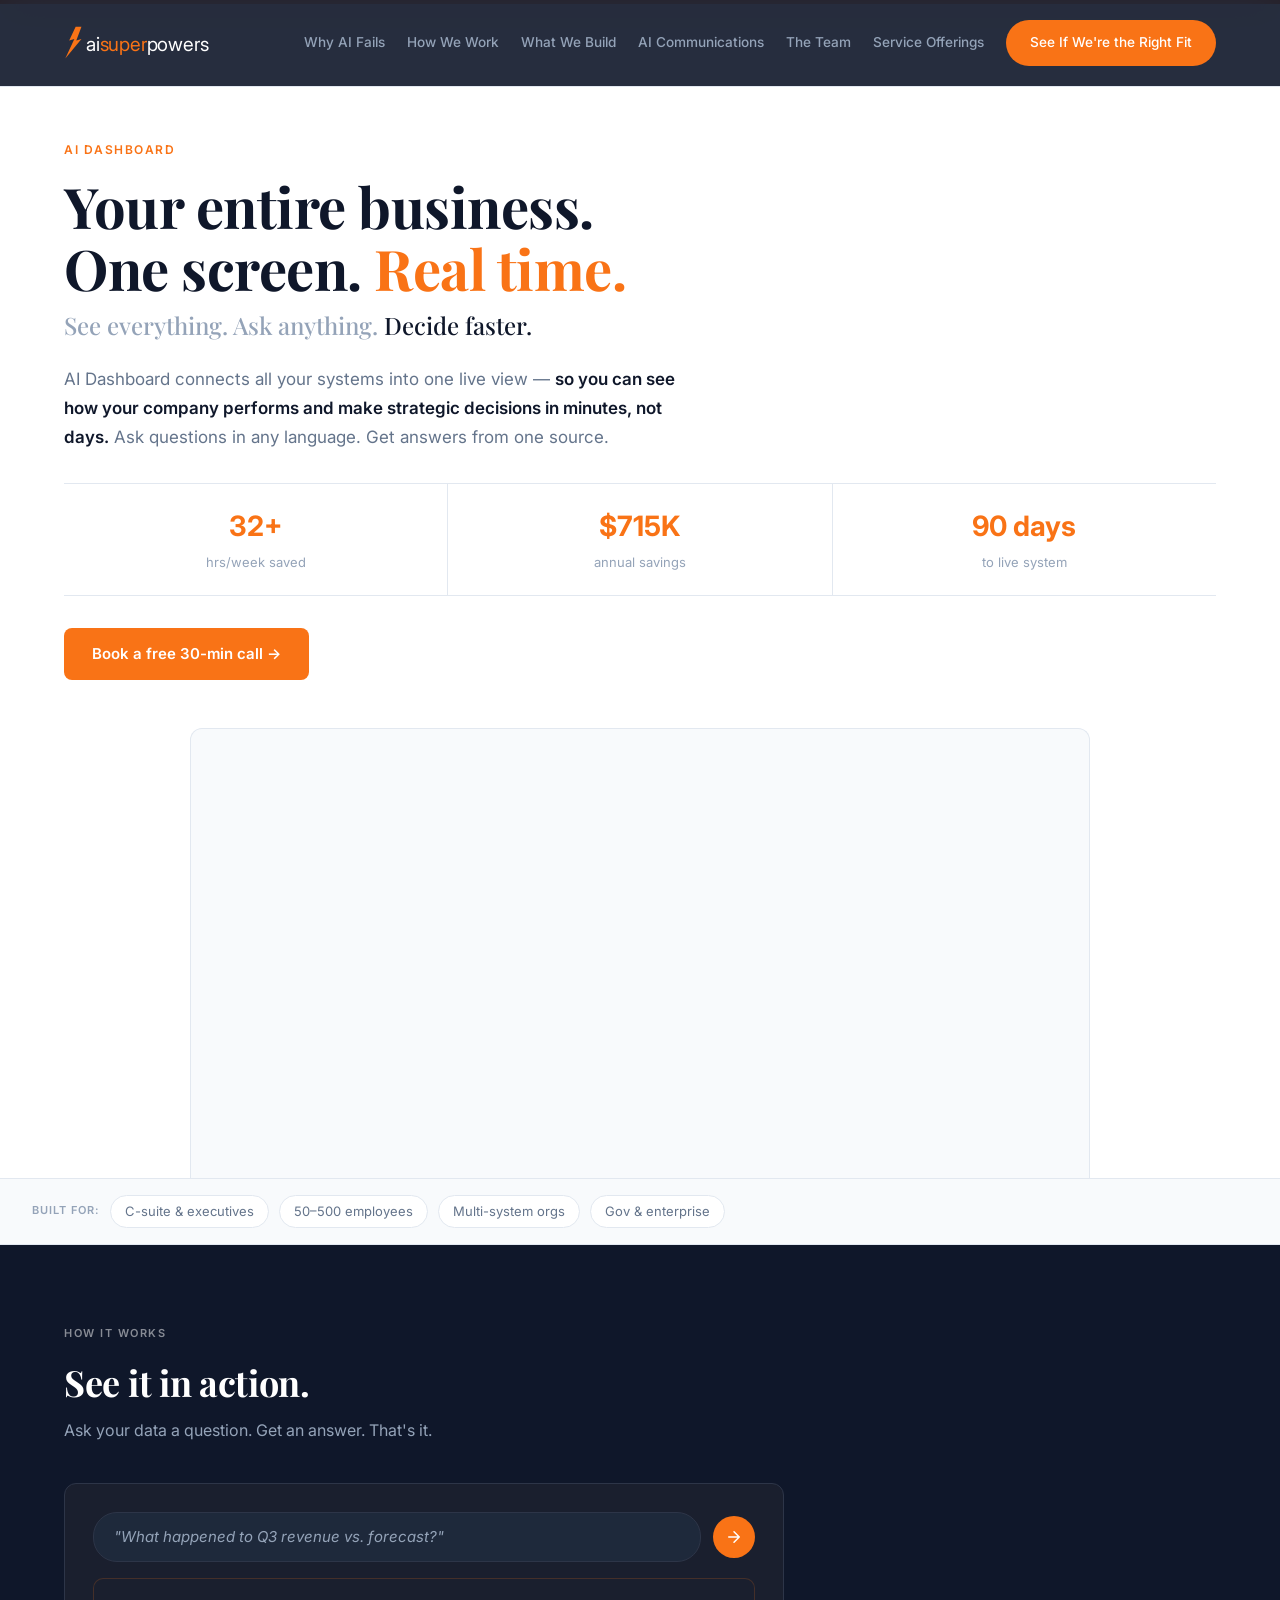
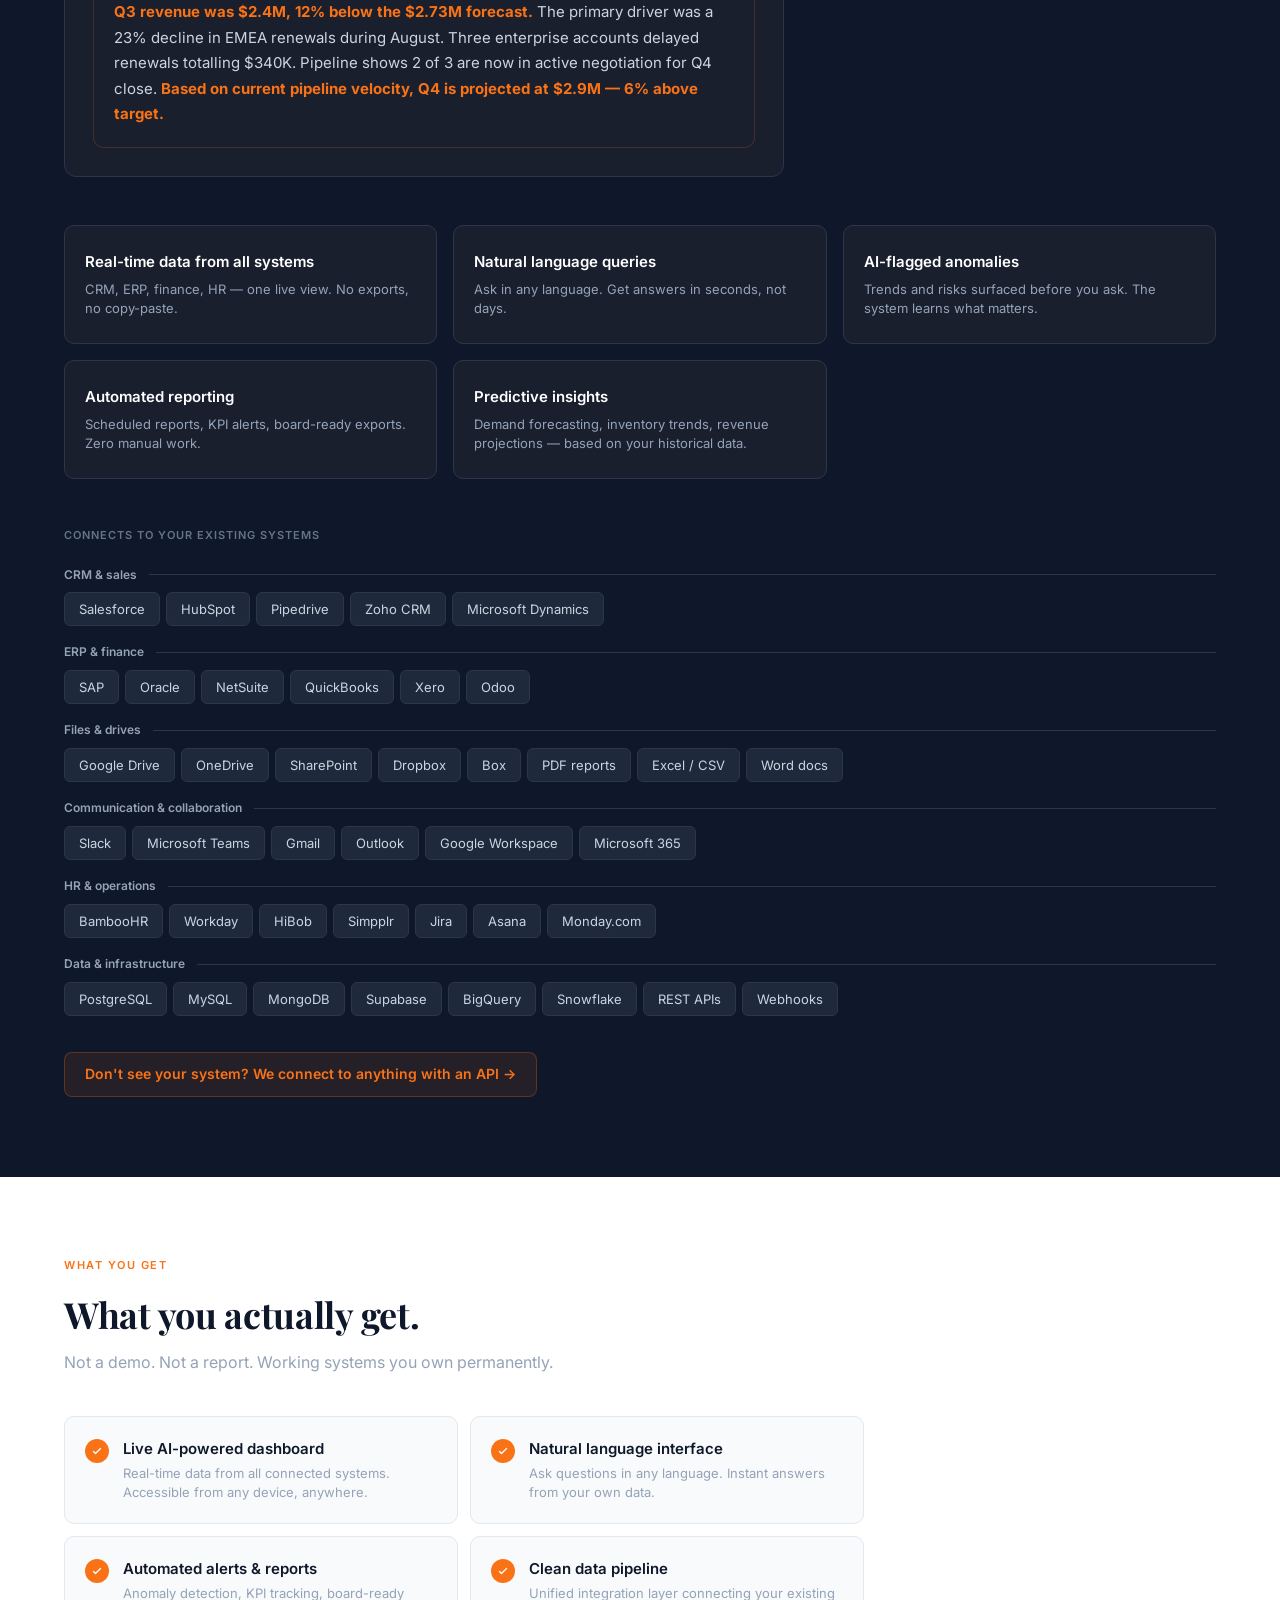
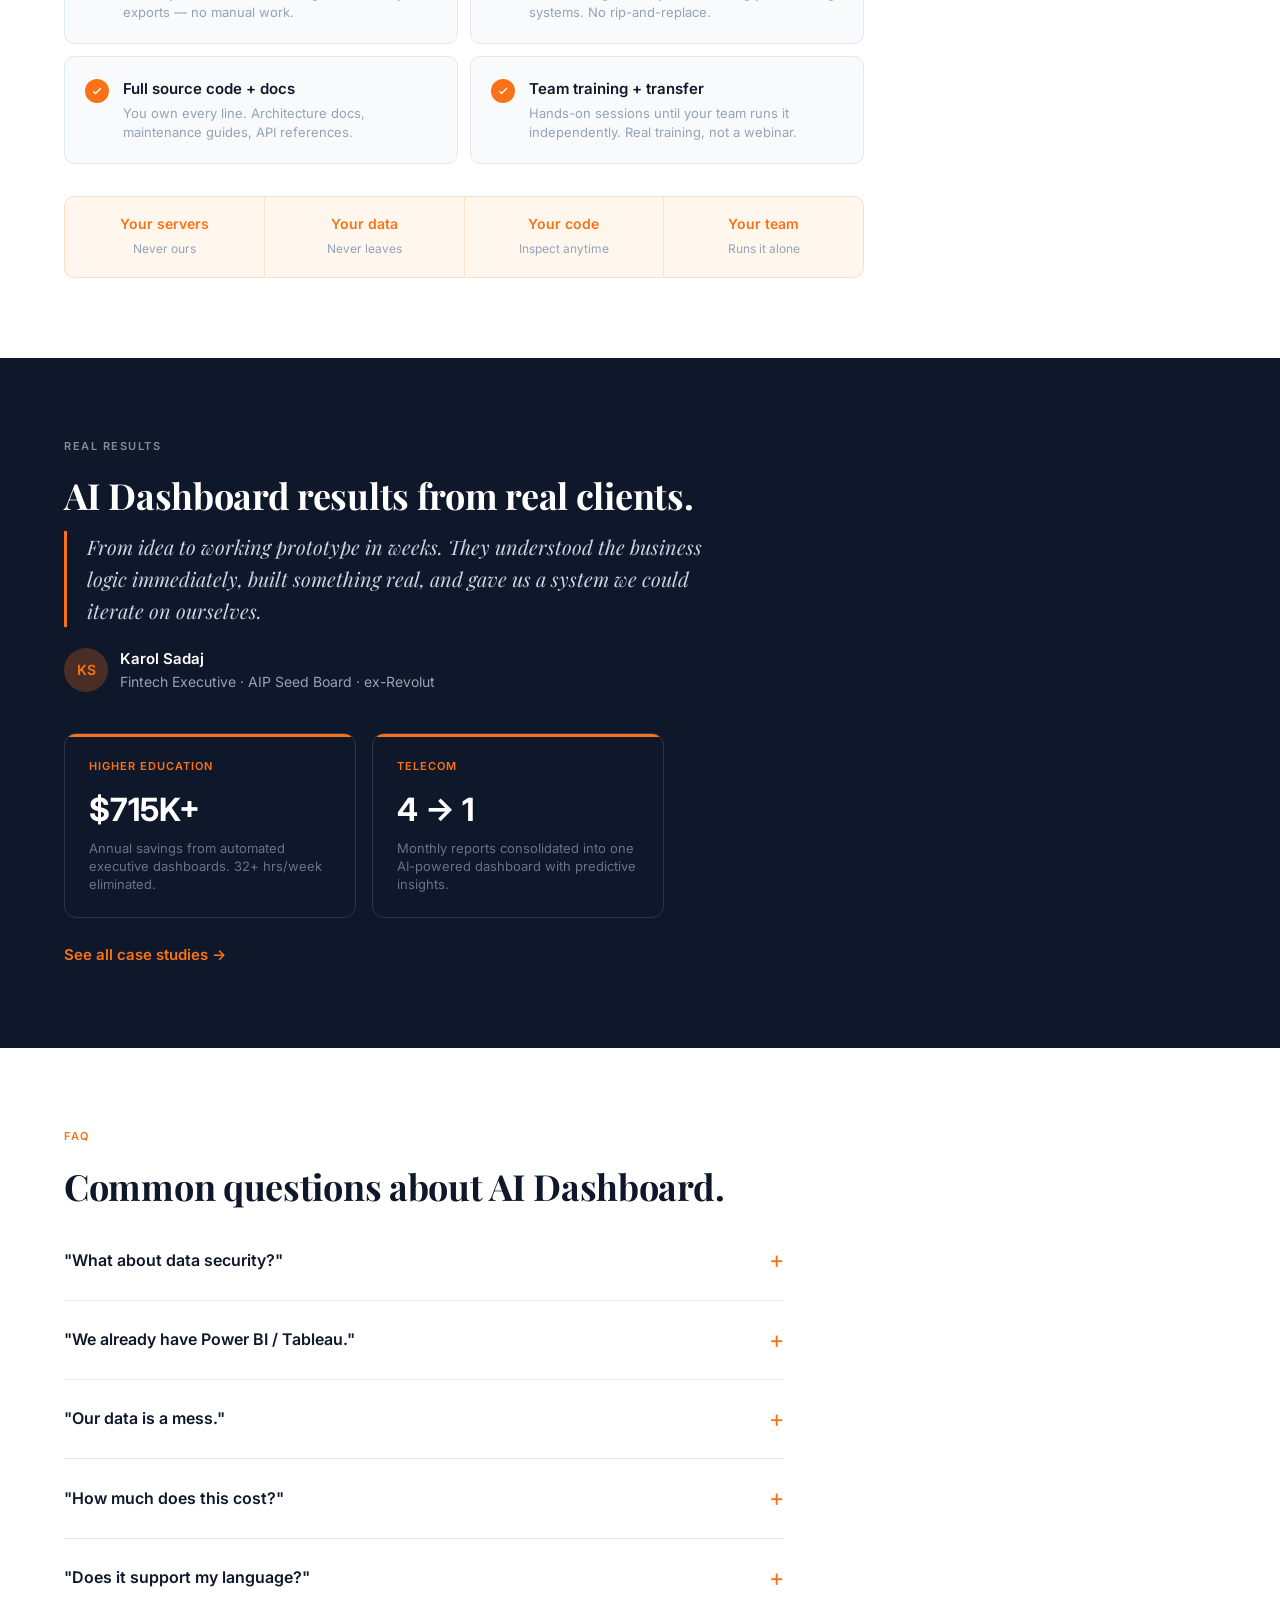
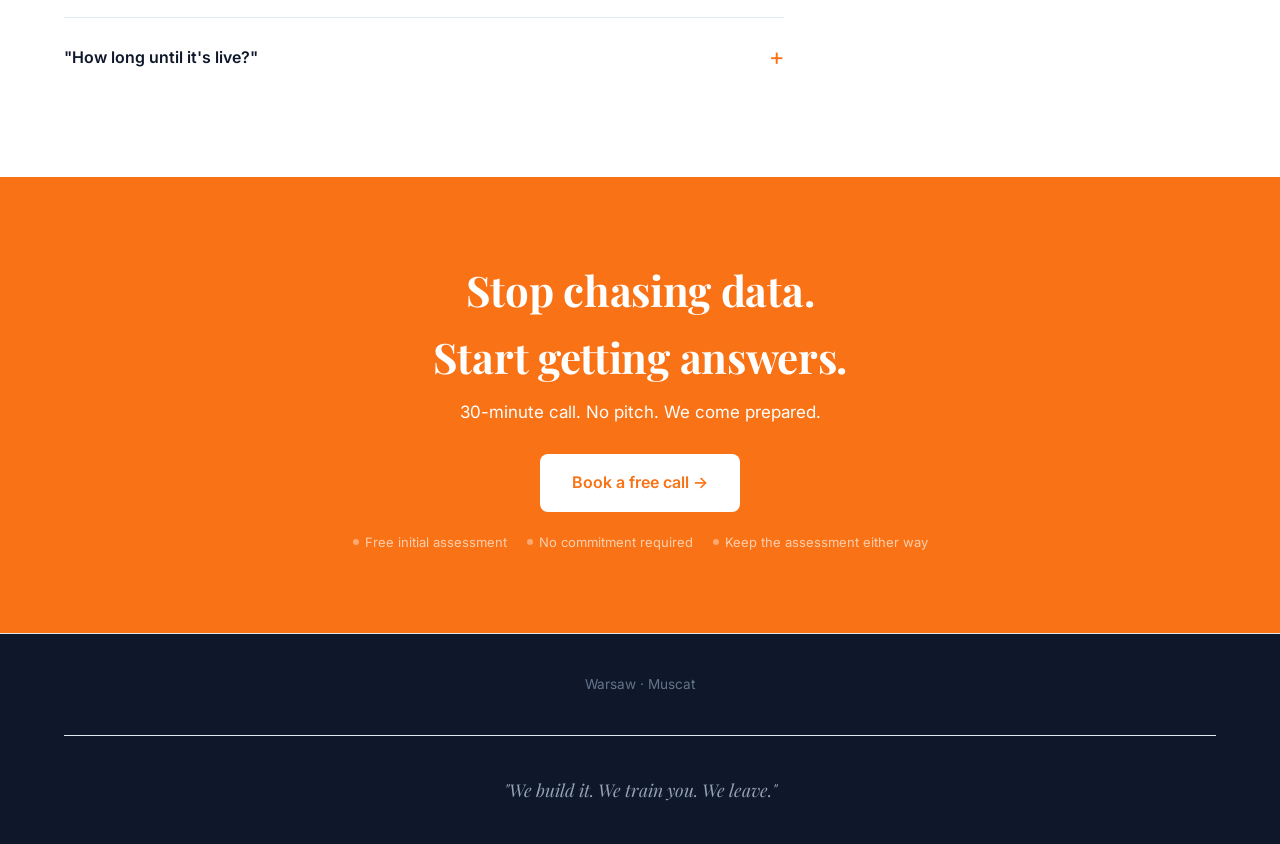
<file: ai-dashboard.html>
<!DOCTYPE html>
<html lang="en">
<head>
<meta charset="UTF-8">
<meta name="viewport" content="width=device-width, initial-scale=1.0">
<title>AI Dashboard — Your Entire Business. One Screen. Real Time. | AI Superpowers</title>
<meta name="description" content="AI Dashboard connects all your systems into one live view. See everything. Ask anything. Decide faster. By AI Superpowers.">
<link rel="icon" type="image/svg+xml" href="data:image/svg+xml,<svg xmlns='http://www.w3.org/2000/svg' viewBox='0 0 32 32'><path d='M 18 2 L 8 15 L 15 14 L 6 30 L 26 13 L 18 14 L 26 2 Z' fill='%23F97316'/></svg>">
<link rel="preconnect" href="https://fonts.googleapis.com">
<link href="https://fonts.googleapis.com/css2?family=Inter:wght@400;500;600;700&family=Playfair+Display:wght@400;500;600;700&display=swap" rel="stylesheet">
<link rel="stylesheet" href="styles.css">
<style>
/* Page-specific variable aliases for Marta's dashboard styles */
:root {
  --orange-dark: var(--deep-orange);
  --orange-burnt: var(--burnt-orange);
  --orange-light: var(--light-peach);
  --orange-peach: var(--peach);
  --orange-cream: var(--cream);
  --navy-mid: var(--navy);
  --dark-card: var(--card-bg);
  --dark-border: #2D3548;
  --text-primary: var(--dark-navy);
  --text-secondary: var(--gray);
  --text-muted: var(--gray-light);
  --bg-light: var(--light-gray);
  --border: #E2E8F0;
  --font: 'Inter', -apple-system, sans-serif;
  --font-heading: 'Playfair Display', Georgia, serif;
}

body { color: var(--text-primary); background: var(--white); -webkit-font-smoothing: antialiased; }

/* SECTIONS */
.section { position: relative; overflow: hidden; }
.section-light { background: var(--white); }
.section-dark { background: var(--dark-navy); color: var(--white); }
.section-warm { background: var(--orange-light); }
.section-orange { background: var(--orange); color: var(--white); }

/* HERO */
.hero { padding: 140px 0 0; border-bottom: 1px solid var(--border); }
.hero-accent { position: absolute; top: 0; left: 0; right: 0; height: 4px; background: var(--orange); }
.hero-tag { font-size: 12px; font-weight: 600; color: var(--orange); letter-spacing: 1.5px; margin-bottom: 16px; }
.hero h1 { font-family: var(--font-heading); font-size: clamp(36px, 5.5vw, 56px); font-weight: 700; line-height: 1.1; margin-bottom: 8px; letter-spacing: -0.5px; }
.hero h1 span { color: var(--orange); }
.hero h2 { font-size: clamp(18px, 2.5vw, 24px); font-weight: 500; color: var(--text-muted); margin-bottom: 20px; }
.hero h2 span { color: var(--text-primary); }
.hero-body { font-size: 17px; line-height: 1.7; color: var(--text-secondary); max-width: 640px; margin-bottom: 32px; }
.hero-body strong { color: var(--text-primary); font-weight: 600; }
.hero-stats { display: flex; gap: 0; border-top: 1px solid var(--border); border-bottom: 1px solid var(--border); margin-bottom: 32px; }
.hero-stat { flex: 1; text-align: center; padding: 20px 16px; border-right: 1px solid var(--border); }
.hero-stat:last-child { border: none; }
.hero-stat strong { display: block; font-size: 28px; font-weight: 700; color: var(--orange); }
.hero-stat span { font-size: 13px; color: var(--text-muted); }
.btn { display: inline-block; background: var(--orange); color: var(--white); padding: 14px 28px; border-radius: 8px; font-size: 15px; font-weight: 600; text-decoration: none; transition: all .2s; border: none; cursor: pointer; }
.btn:hover { background: var(--orange-dark); transform: translateY(-1px); }
.hero-btn-wrap { margin-bottom: 48px; }

.hero-screen { max-width: 900px; margin: 0 auto; border-radius: 12px 12px 0 0; border: 1px solid var(--border); border-bottom: none; overflow: hidden; background: var(--bg-light); position: relative; }

.hero-who { background: var(--bg-light); border-top: 1px solid var(--border); padding: 16px 32px; display: flex; gap: 10px; flex-wrap: wrap; align-items: center; }
.hero-who-label { font-size: 11px; color: var(--text-muted); letter-spacing: 1px; font-weight: 600; }
.hero-who-tag { font-size: 13px; padding: 5px 14px; border-radius: 20px; border: 1px solid var(--border); color: var(--text-secondary); background: var(--white); }

/* DEMO SECTION */
.demo-section { padding: 80px 0; }
.section-tag { font-size: 11px; font-weight: 600; letter-spacing: 1.5px; margin-bottom: 12px; }
.section-tag-orange { color: var(--orange); }
.section-tag-white { color: rgba(255,255,255,0.5); }
.sh1 { font-family: var(--font-heading); font-size: clamp(24px, 3.5vw, 36px); font-weight: 700; margin-bottom: 6px; letter-spacing: -0.3px; }
.sh2 { font-size: 16px; color: var(--text-muted); margin-bottom: 40px; }
.dark .sh2 { color: #64748B; }

.demo-box { max-width: 720px; padding: 28px; border-radius: 12px; background: var(--dark-card); border: 1px solid var(--dark-border); margin-bottom: 48px; }
.demo-q { display: flex; gap: 12px; align-items: center; margin-bottom: 16px; }
.demo-input { flex: 1; padding: 12px 20px; border-radius: 24px; background: var(--navy-mid); border: 1px solid var(--dark-border); font-size: 15px; color: #94A3B8; font-style: italic; font-family: var(--font); }
.demo-send { width: 42px; height: 42px; border-radius: 50%; background: var(--orange); flex-shrink: 0; display: flex; align-items: center; justify-content: center; cursor: pointer; transition: background .2s; border: none; }
.demo-send:hover { background: var(--orange-dark); }
.demo-send svg { width: 18px; height: 18px; fill: none; stroke: var(--white); stroke-width: 2; }
.demo-answer { padding: 20px; border-radius: 10px; background: var(--dark-card); border: 1px solid #F9731630; font-size: 15px; color: #CBD5E1; line-height: 1.7; }
.demo-answer strong { color: var(--orange); }

.cap-grid { display: grid; grid-template-columns: repeat(3, 1fr); gap: 16px; margin-bottom: 48px; }
.cap-card { padding: 24px 20px; border-radius: 10px; border: 1px solid var(--dark-border); background: var(--dark-card); transition: border-color .2s; }
.cap-card:hover { border-color: var(--orange); }
.cap-title { font-size: 15px; font-weight: 600; margin-bottom: 6px; color: var(--white); }
.cap-desc { font-size: 13px; color: #94A3B8; line-height: 1.5; }

.int-label { font-size: 11px; color: #64748B; letter-spacing: 1px; font-weight: 600; margin-bottom: 20px; }
.int-cat { margin-bottom: 16px; }
.int-cat-label { font-size: 12px; font-weight: 600; color: #94A3B8; margin-bottom: 8px; display: flex; align-items: center; gap: 12px; }
.int-cat-label::after { content: ''; flex: 1; height: 1px; background: var(--dark-border); }
.int-tags { display: flex; flex-wrap: wrap; gap: 6px; }
.int-tag { font-size: 13px; padding: 6px 14px; border-radius: 6px; background: var(--navy-mid); border: 1px solid var(--dark-border); color: #CBD5E1; transition: all .2s; }
.int-tag:hover { border-color: var(--orange); color: var(--orange); }
.int-more { display: inline-flex; align-items: center; gap: 6px; margin-top: 20px; padding: 10px 20px; border-radius: 8px; background: #F9731618; border: 1px solid #F9731640; font-size: 14px; font-weight: 600; color: var(--orange); cursor: pointer; text-decoration: none; transition: all .2s; }
.int-more:hover { background: #F9731630; }

/* DELIVERABLES */
.del-section { padding: 80px 0; }
.del-grid { display: grid; grid-template-columns: 1fr 1fr; gap: 12px; margin-bottom: 32px; max-width: 800px; }
.del-item { display: flex; gap: 14px; align-items: flex-start; padding: 20px; background: var(--bg-light); border-radius: 10px; border: 1px solid var(--border); transition: border-color .2s; }
.del-item:hover { border-color: var(--orange); }
.del-chk { flex-shrink: 0; width: 24px; height: 24px; border-radius: 50%; background: var(--orange); display: flex; align-items: center; justify-content: center; margin-top: 2px; }
.del-chk svg { width: 12px; height: 12px; fill: none; stroke: var(--white); stroke-width: 2.5; }
.del-title { font-size: 15px; font-weight: 600; margin-bottom: 3px; }
.del-desc { font-size: 13px; color: var(--text-muted); line-height: 1.5; }

.own-strip { display: flex; gap: 0; border-radius: 10px; overflow: hidden; border: 1px solid #F9731630; background: var(--orange-light); max-width: 800px; }
.own-item { flex: 1; text-align: center; padding: 16px 12px; border-right: 1px solid #F9731625; }
.own-item:last-child { border: none; }
.own-item strong { display: block; font-size: 14px; color: var(--orange); font-weight: 600; }
.own-item span { font-size: 12px; color: var(--text-muted); }

/* PROOF */
.proof-section { padding: 80px 0; }
.proof-quote { font-family: var(--font-heading); font-size: 20px; line-height: 1.6; color: #CBD5E1; font-style: italic; padding-left: 20px; border-left: 3px solid var(--orange); margin-bottom: 20px; max-width: 640px; }
.proof-author { display: flex; align-items: center; gap: 12px; margin-bottom: 40px; }
.proof-av { width: 44px; height: 44px; border-radius: 50%; background: #F9731640; display: flex; align-items: center; justify-content: center; font-size: 14px; font-weight: 600; color: var(--orange); }
.proof-name { font-size: 14px; color: #94A3B8; }
.proof-name strong { color: var(--white); display: block; font-weight: 600; font-size: 15px; }
.proof-cases { display: grid; grid-template-columns: 1fr 1fr; gap: 16px; margin-bottom: 24px; max-width: 600px; }
.proof-case { border: 1px solid var(--dark-border); border-radius: 12px; padding: 24px; position: relative; overflow: hidden; transition: border-color .2s; }
.proof-case:hover { border-color: var(--orange); }
.proof-case::before { content: ''; position: absolute; top: 0; left: 0; right: 0; height: 3px; background: var(--orange); }
.proof-ind { font-size: 11px; color: var(--orange); letter-spacing: 1px; font-weight: 600; }
.proof-num { font-size: 32px; font-weight: 700; margin: 8px 0 4px; }
.proof-lbl { font-size: 13px; color: #64748B; line-height: 1.4; }
.proof-link { font-size: 15px; color: var(--orange); font-weight: 600; text-decoration: none; display: inline-flex; align-items: center; gap: 6px; transition: gap .2s; }
.proof-link:hover { gap: 10px; }

/* FAQ */
.faq-section { padding: 80px 0; }
.faq-grid { max-width: 720px; }
.faq-item { padding: 20px 0; border-bottom: 1px solid var(--border); cursor: pointer; }
.faq-item:last-child { border: none; }
.faq-q { font-size: 16px; font-weight: 600; display: flex; justify-content: space-between; align-items: center; gap: 16px; }
.faq-q::after { content: '+'; font-size: 24px; color: var(--orange); font-weight: 400; transition: transform .2s; flex-shrink: 0; }
.faq-item.open .faq-q::after { transform: rotate(45deg); }
.faq-a { font-size: 15px; color: var(--text-muted); line-height: 1.7; max-height: 0; overflow: hidden; transition: max-height .3s ease, padding .3s ease; padding-top: 0; }
.faq-item.open .faq-a { max-height: 200px; padding-top: 12px; }

/* CTA */
.cta-section { padding: 80px 0; text-align: center; }
.cta-section h2 { font-family: var(--font-heading); font-size: clamp(28px, 4vw, 42px); font-weight: 700; margin-bottom: 8px; letter-spacing: -0.3px; }
.cta-sub { font-size: 17px; opacity: 0.85; margin-bottom: 28px; }
.btn-white { background: var(--white); color: var(--orange); padding: 16px 32px; border-radius: 8px; font-size: 16px; font-weight: 600; display: inline-block; text-decoration: none; transition: all .2s; }
.btn-white:hover { transform: translateY(-2px); box-shadow: 0 8px 24px rgba(0,0,0,0.15); }
.cta-micro { font-size: 14px; opacity: 0.6; margin-top: 12px; }
.cta-trust { margin-top: 20px; display: flex; justify-content: center; gap: 20px; flex-wrap: wrap; }
.cta-trust span { font-size: 13px; opacity: 0.65; display: flex; align-items: center; gap: 6px; }
.cta-trust span::before { content: ''; width: 6px; height: 6px; border-radius: 50%; background: rgba(255,255,255,0.6); }
.cta-link { margin-top: 24px; font-size: 14px; opacity: 0.5; }
.cta-link a { color: var(--white); text-decoration: underline; }

/* ANIMATIONS */
@keyframes fadeUp { from { opacity: 0; transform: translateY(30px); } to { opacity: 1; transform: translateY(0); } }
.anim { opacity: 0; transform: translateY(30px); transition: all 0.6s cubic-bezier(0.22, 1, 0.36, 1); }
.anim.visible { opacity: 1; transform: translateY(0); }
.anim-d1 { transition-delay: 0.1s; }
.anim-d2 { transition-delay: 0.2s; }
.anim-d3 { transition-delay: 0.3s; }
.anim-d4 { transition-delay: 0.4s; }

/* RESPONSIVE */
@media (max-width: 768px) {
  .hero { padding: 110px 0 0; }
  .hero-stats { flex-wrap: wrap; }
  .hero-stat { flex: 1 1 33%; }
  .cap-grid { grid-template-columns: 1fr 1fr; }
  .del-grid { grid-template-columns: 1fr; }
  .proof-cases { grid-template-columns: 1fr; }
  .own-strip { flex-wrap: wrap; }
  .own-item { flex: 1 1 50%; }
  .hero-who { padding: 16px 20px; }
  .nav-inner { padding: 14px 20px; }
}
@media (max-width: 480px) {
  .cap-grid { grid-template-columns: 1fr; }
  .hero-stat { flex: 1 1 50%; }
  .own-strip { flex-direction: column; }
  .own-item { border-right: none; border-bottom: 1px solid #F9731625; }
  .own-item:last-child { border: none; }
}
</style>
</head>
<body>

<!-- Navigation -->
<nav>
    <div class="container">
        <a href="index.html" class="logo">
                <svg xmlns="http://www.w3.org/2000/svg" viewBox="0 0 340 52" width="220" height="36">
                    <path d="M 18 1 L 8 22 L 16 20 L 2 50 L 27 20 L 19 22 L 27 1 Z" fill="#F97316"/>
                    <text x="34" y="38" font-family="'Inter', 'Helvetica Neue', Arial, sans-serif" font-size="30" font-weight="400" letter-spacing="-0.3"><tspan fill="#ffffff">ai</tspan><tspan fill="#F97316">super</tspan><tspan fill="#ffffff">powers</tspan></text>
                </svg>
            </a>
        <div class="nav-links">
            <a href="index.html#mirror">Why AI Fails</a>
            <a href="index.html#method">How We Work</a>
            <a href="index.html#solutions">What We Build</a>
            <a href="ai-communications.html">AI Communications</a>
            <a href="index.html#team">The Team</a>
            <a href="packages.html">Service Offerings</a>
            <a href="https://calendly.com/daniel-aisuperpowers/30min" target="_blank" class="nav-cta">See If We're the Right Fit</a>
        </div>
        <button class="nav-hamburger" id="navHamburger" aria-label="Open menu">
            <span></span>
            <span></span>
            <span></span>
        </button>
    </div>
</nav>

<!-- Mobile Menu -->
<div class="mobile-menu-backdrop" id="mobileBackdrop"></div>
<div class="mobile-menu" id="mobileMenu">
    <a href="index.html#mirror">Why AI Fails</a>
    <a href="index.html#method">How We Work</a>
    <a href="index.html#solutions">What We Build</a>
    <a href="ai-communications.html">AI Communications</a>
    <a href="index.html#team">The Team</a>
    <a href="packages.html">Service Offerings</a>
    <a href="https://calendly.com/daniel-aisuperpowers/30min" target="_blank" class="mobile-menu-cta">See If We're the Right Fit</a>
</div>

<!-- 01 HERO -->
<section class="section section-light hero">
  <div class="hero-accent"></div>
  <div class="container">
    <div class="hero-tag">AI DASHBOARD</div>
    <h1 class="anim">Your entire business.<br>One screen. <span>Real time.</span></h1>
    <h2 class="anim anim-d1">See everything. Ask anything. <span>Decide faster.</span></h2>
    <p class="hero-body anim anim-d2">AI Dashboard connects all your systems into one live view — <strong>so you can see how your company performs and make strategic decisions in minutes, not days.</strong> Ask questions in any language. Get answers from one source.</p>
    <div class="hero-stats anim anim-d2">
      <div class="hero-stat"><strong>32+</strong><span>hrs/week saved</span></div>
      <div class="hero-stat"><strong>$715K</strong><span>annual savings</span></div>
      <div class="hero-stat"><strong>90 days</strong><span>to live system</span></div>
    </div>
    <div class="hero-btn-wrap anim anim-d3">
      <a href="https://calendly.com/daniel-aisuperpowers/30min" class="btn">Book a free 30-min call →</a>
    </div>
  </div>
  <div class="hero-screen">
    <video autoplay muted playsinline loop style="width:100%;display:block;">
      <source src="videos/V1-Executive-Dashboards-v3.mp4" type="video/mp4">
    </video>
  </div>
  <div class="hero-who">
    <span class="hero-who-label">BUILT FOR:</span>
    <span class="hero-who-tag">C-suite & executives</span>
    <span class="hero-who-tag">50–500 employees</span>
    <span class="hero-who-tag">Multi-system orgs</span>
    <span class="hero-who-tag">Gov & enterprise</span>
  </div>
</section>

<!-- 02 DEMO + CAPABILITIES + INTEGRATIONS -->
<section class="section section-dark demo-section">
  <div class="container">
    <div class="section-tag section-tag-white">HOW IT WORKS</div>
    <h3 class="sh1 anim">See it in action.</h3>
    <p class="sh2 anim anim-d1">Ask your data a question. Get an answer. That's it.</p>

    <div class="demo-box anim anim-d2">
      <div class="demo-q">
        <div class="demo-input">"What happened to Q3 revenue vs. forecast?"</div>
        <button class="demo-send"><svg viewBox="0 0 24 24"><path d="M5 12h14M12 5l7 7-7 7" stroke-linecap="round" stroke-linejoin="round"/></svg></button>
      </div>
      <div class="demo-answer">
        <strong>Q3 revenue was $2.4M, 12% below the $2.73M forecast.</strong> The primary driver was a 23% decline in EMEA renewals during August. Three enterprise accounts delayed renewals totalling $340K. Pipeline shows 2 of 3 are now in active negotiation for Q4 close. <strong>Based on current pipeline velocity, Q4 is projected at $2.9M — 6% above target.</strong>
      </div>
    </div>

    <div class="cap-grid">
      <div class="cap-card anim"><div class="cap-title">Real-time data from all systems</div><div class="cap-desc">CRM, ERP, finance, HR — one live view. No exports, no copy-paste.</div></div>
      <div class="cap-card anim anim-d1"><div class="cap-title">Natural language queries</div><div class="cap-desc">Ask in any language. Get answers in seconds, not days.</div></div>
      <div class="cap-card anim anim-d2"><div class="cap-title">AI-flagged anomalies</div><div class="cap-desc">Trends and risks surfaced before you ask. The system learns what matters.</div></div>
      <div class="cap-card anim anim-d3"><div class="cap-title">Automated reporting</div><div class="cap-desc">Scheduled reports, KPI alerts, board-ready exports. Zero manual work.</div></div>
      <div class="cap-card anim anim-d4"><div class="cap-title">Predictive insights</div><div class="cap-desc">Demand forecasting, inventory trends, revenue projections — based on your historical data.</div></div>
    </div>

    <div class="int-label anim">CONNECTS TO YOUR EXISTING SYSTEMS</div>

    <div class="int-cat anim">
      <div class="int-cat-label">CRM & sales</div>
      <div class="int-tags">
        <span class="int-tag">Salesforce</span><span class="int-tag">HubSpot</span><span class="int-tag">Pipedrive</span><span class="int-tag">Zoho CRM</span><span class="int-tag">Microsoft Dynamics</span>
      </div>
    </div>
    <div class="int-cat anim">
      <div class="int-cat-label">ERP & finance</div>
      <div class="int-tags">
        <span class="int-tag">SAP</span><span class="int-tag">Oracle</span><span class="int-tag">NetSuite</span><span class="int-tag">QuickBooks</span><span class="int-tag">Xero</span><span class="int-tag">Odoo</span>
      </div>
    </div>
    <div class="int-cat anim">
      <div class="int-cat-label">Files & drives</div>
      <div class="int-tags">
        <span class="int-tag">Google Drive</span><span class="int-tag">OneDrive</span><span class="int-tag">SharePoint</span><span class="int-tag">Dropbox</span><span class="int-tag">Box</span><span class="int-tag">PDF reports</span><span class="int-tag">Excel / CSV</span><span class="int-tag">Word docs</span>
      </div>
    </div>
    <div class="int-cat anim">
      <div class="int-cat-label">Communication & collaboration</div>
      <div class="int-tags">
        <span class="int-tag">Slack</span><span class="int-tag">Microsoft Teams</span><span class="int-tag">Gmail</span><span class="int-tag">Outlook</span><span class="int-tag">Google Workspace</span><span class="int-tag">Microsoft 365</span>
      </div>
    </div>
    <div class="int-cat anim">
      <div class="int-cat-label">HR & operations</div>
      <div class="int-tags">
        <span class="int-tag">BambooHR</span><span class="int-tag">Workday</span><span class="int-tag">HiBob</span><span class="int-tag">Simpplr</span><span class="int-tag">Jira</span><span class="int-tag">Asana</span><span class="int-tag">Monday.com</span>
      </div>
    </div>
    <div class="int-cat anim">
      <div class="int-cat-label">Data & infrastructure</div>
      <div class="int-tags">
        <span class="int-tag">PostgreSQL</span><span class="int-tag">MySQL</span><span class="int-tag">MongoDB</span><span class="int-tag">Supabase</span><span class="int-tag">BigQuery</span><span class="int-tag">Snowflake</span><span class="int-tag">REST APIs</span><span class="int-tag">Webhooks</span>
      </div>
    </div>

    <a href="https://calendly.com/daniel-aisuperpowers/30min" class="int-more anim">Don't see your system? We connect to anything with an API →</a>
  </div>
</section>

<!-- 03 DELIVERABLES -->
<section class="section section-light del-section">
  <div class="container">
    <div class="section-tag section-tag-orange">WHAT YOU GET</div>
    <h3 class="sh1 anim">What you actually get.</h3>
    <p class="sh2 anim anim-d1" style="color:var(--text-muted)">Not a demo. Not a report. Working systems you own permanently.</p>

    <div class="del-grid">
      <div class="del-item anim">
        <div class="del-chk"><svg viewBox="0 0 24 24"><path d="M5 13l4 4L19 7" stroke-linecap="round" stroke-linejoin="round"/></svg></div>
        <div><div class="del-title">Live AI-powered dashboard</div><div class="del-desc">Real-time data from all connected systems. Accessible from any device, anywhere.</div></div>
      </div>
      <div class="del-item anim anim-d1">
        <div class="del-chk"><svg viewBox="0 0 24 24"><path d="M5 13l4 4L19 7" stroke-linecap="round" stroke-linejoin="round"/></svg></div>
        <div><div class="del-title">Natural language interface</div><div class="del-desc">Ask questions in any language. Instant answers from your own data.</div></div>
      </div>
      <div class="del-item anim">
        <div class="del-chk"><svg viewBox="0 0 24 24"><path d="M5 13l4 4L19 7" stroke-linecap="round" stroke-linejoin="round"/></svg></div>
        <div><div class="del-title">Automated alerts & reports</div><div class="del-desc">Anomaly detection, KPI tracking, board-ready exports — no manual work.</div></div>
      </div>
      <div class="del-item anim anim-d1">
        <div class="del-chk"><svg viewBox="0 0 24 24"><path d="M5 13l4 4L19 7" stroke-linecap="round" stroke-linejoin="round"/></svg></div>
        <div><div class="del-title">Clean data pipeline</div><div class="del-desc">Unified integration layer connecting your existing systems. No rip-and-replace.</div></div>
      </div>
      <div class="del-item anim">
        <div class="del-chk"><svg viewBox="0 0 24 24"><path d="M5 13l4 4L19 7" stroke-linecap="round" stroke-linejoin="round"/></svg></div>
        <div><div class="del-title">Full source code + docs</div><div class="del-desc">You own every line. Architecture docs, maintenance guides, API references.</div></div>
      </div>
      <div class="del-item anim anim-d1">
        <div class="del-chk"><svg viewBox="0 0 24 24"><path d="M5 13l4 4L19 7" stroke-linecap="round" stroke-linejoin="round"/></svg></div>
        <div><div class="del-title">Team training + transfer</div><div class="del-desc">Hands-on sessions until your team runs it independently. Real training, not a webinar.</div></div>
      </div>
    </div>

    <div class="own-strip anim">
      <div class="own-item"><strong>Your servers</strong><span>Never ours</span></div>
      <div class="own-item"><strong>Your data</strong><span>Never leaves</span></div>
      <div class="own-item"><strong>Your code</strong><span>Inspect anytime</span></div>
      <div class="own-item"><strong>Your team</strong><span>Runs it alone</span></div>
    </div>
  </div>
</section>

<!-- 04 PROOF -->
<section class="section section-dark proof-section">
  <div class="container">
    <div class="section-tag section-tag-white">REAL RESULTS</div>
    <h3 class="sh1 anim">AI Dashboard results from real clients.</h3>

    <div class="proof-quote anim anim-d1">From idea to working prototype in weeks. They understood the business logic immediately, built something real, and gave us a system we could iterate on ourselves.</div>
    <div class="proof-author anim anim-d2">
      <div class="proof-av">KS</div>
      <div class="proof-name"><strong>Karol Sadaj</strong>Fintech Executive · AIP Seed Board · ex-Revolut</div>
    </div>

    <div class="proof-cases">
      <div class="proof-case anim">
        <div class="proof-ind">HIGHER EDUCATION</div>
        <div class="proof-num">$715K+</div>
        <div class="proof-lbl">Annual savings from automated executive dashboards. 32+ hrs/week eliminated.</div>
      </div>
      <div class="proof-case anim anim-d1">
        <div class="proof-ind">TELECOM</div>
        <div class="proof-num">4 → 1</div>
        <div class="proof-lbl">Monthly reports consolidated into one AI-powered dashboard with predictive insights.</div>
      </div>
    </div>

    <a href="case-studies.html" class="proof-link anim">See all case studies →</a>
  </div>
</section>

<!-- 05 FAQ -->
<section class="section section-light faq-section">
  <div class="container">
    <div class="section-tag section-tag-orange">FAQ</div>
    <h3 class="sh1 anim">Common questions about AI Dashboard.</h3>

    <div class="faq-grid anim anim-d1">
      <div class="faq-item">
        <div class="faq-q">"What about data security?"</div>
        <div class="faq-a">Everything runs on your infrastructure. Data never leaves your environment. We work within your existing security and compliance frameworks.</div>
      </div>
      <div class="faq-item">
        <div class="faq-q">"We already have Power BI / Tableau."</div>
        <div class="faq-a">BI tools show charts. AI Dashboard gives answers in plain language. We often layer on top of existing BI — not replace it.</div>
      </div>
      <div class="faq-item">
        <div class="faq-q">"Our data is a mess."</div>
        <div class="faq-a">80% of our work is cleaning and connecting data. If it were already clean, you wouldn't need us.</div>
      </div>
      <div class="faq-item">
        <div class="faq-q">"How much does this cost?"</div>
        <div class="faq-a">Depends on scope. The free assessment gives you a clear picture before any commitment. Most clients see ROI within 90 days.</div>
      </div>
      <div class="faq-item">
        <div class="faq-q">"Does it support my language?"</div>
        <div class="faq-a">Yes. Interface, queries, and generated reports work in any language — Arabic, English, Polish, Spanish, and more. Built for global teams.</div>
      </div>
      <div class="faq-item">
        <div class="faq-q">"How long until it's live?"</div>
        <div class="faq-a">90 days from kickoff to live system. First working prototype typically within 4–6 weeks.</div>
      </div>
    </div>
  </div>
</section>

<!-- 06 CTA -->
<section class="section section-orange cta-section">
  <div class="container">
    <h2 class="anim">Stop chasing data.<br>Start getting answers.</h2>
    <p class="cta-sub anim anim-d1">30-minute call. No pitch. We come prepared.</p>
    <a href="https://calendly.com/daniel-aisuperpowers/30min" class="btn-white anim anim-d2">Book a free call →</a>
    <div class="cta-trust anim anim-d3">
      <span>Free initial assessment</span>
      <span>No commitment required</span>
      <span>Keep the assessment either way</span>
    </div>
  </div>
</section>

<!-- Footer -->
<footer>
    <div class="container">
        <div class="footer-contact">Warsaw · Muscat</div>
        <div class="footer-tagline">"We build it. We train you. We leave."</div>
    </div>
</footer>

<script>
// Scroll animations
const obs = new IntersectionObserver((entries) => {
  entries.forEach(e => { if (e.isIntersecting) { e.target.classList.add('visible'); obs.unobserve(e.target); } });
}, { threshold: 0.1, rootMargin: '0px 0px -40px 0px' });
document.querySelectorAll('.anim').forEach(el => obs.observe(el));

// FAQ accordion
document.querySelectorAll('.faq-item').forEach(item => {
  item.addEventListener('click', () => {
    const wasOpen = item.classList.contains('open');
    document.querySelectorAll('.faq-item').forEach(i => i.classList.remove('open'));
    if (!wasOpen) item.classList.add('open');
  });
});

// Hamburger menu
const hamburger = document.getElementById('navHamburger');
const mobileMenu = document.getElementById('mobileMenu');
const mobileBackdrop = document.getElementById('mobileBackdrop');

function toggleMobileMenu() {
    hamburger.classList.toggle('active');
    mobileMenu.classList.toggle('active');
    mobileBackdrop.classList.toggle('active');
    document.body.style.overflow = mobileMenu.classList.contains('active') ? 'hidden' : '';
}

hamburger.addEventListener('click', toggleMobileMenu);
mobileBackdrop.addEventListener('click', toggleMobileMenu);

mobileMenu.querySelectorAll('a').forEach(link => {
    link.addEventListener('click', () => {
        if (mobileMenu.classList.contains('active')) {
            toggleMobileMenu();
        }
    });
});
</script>

</body>
</html>
</file>
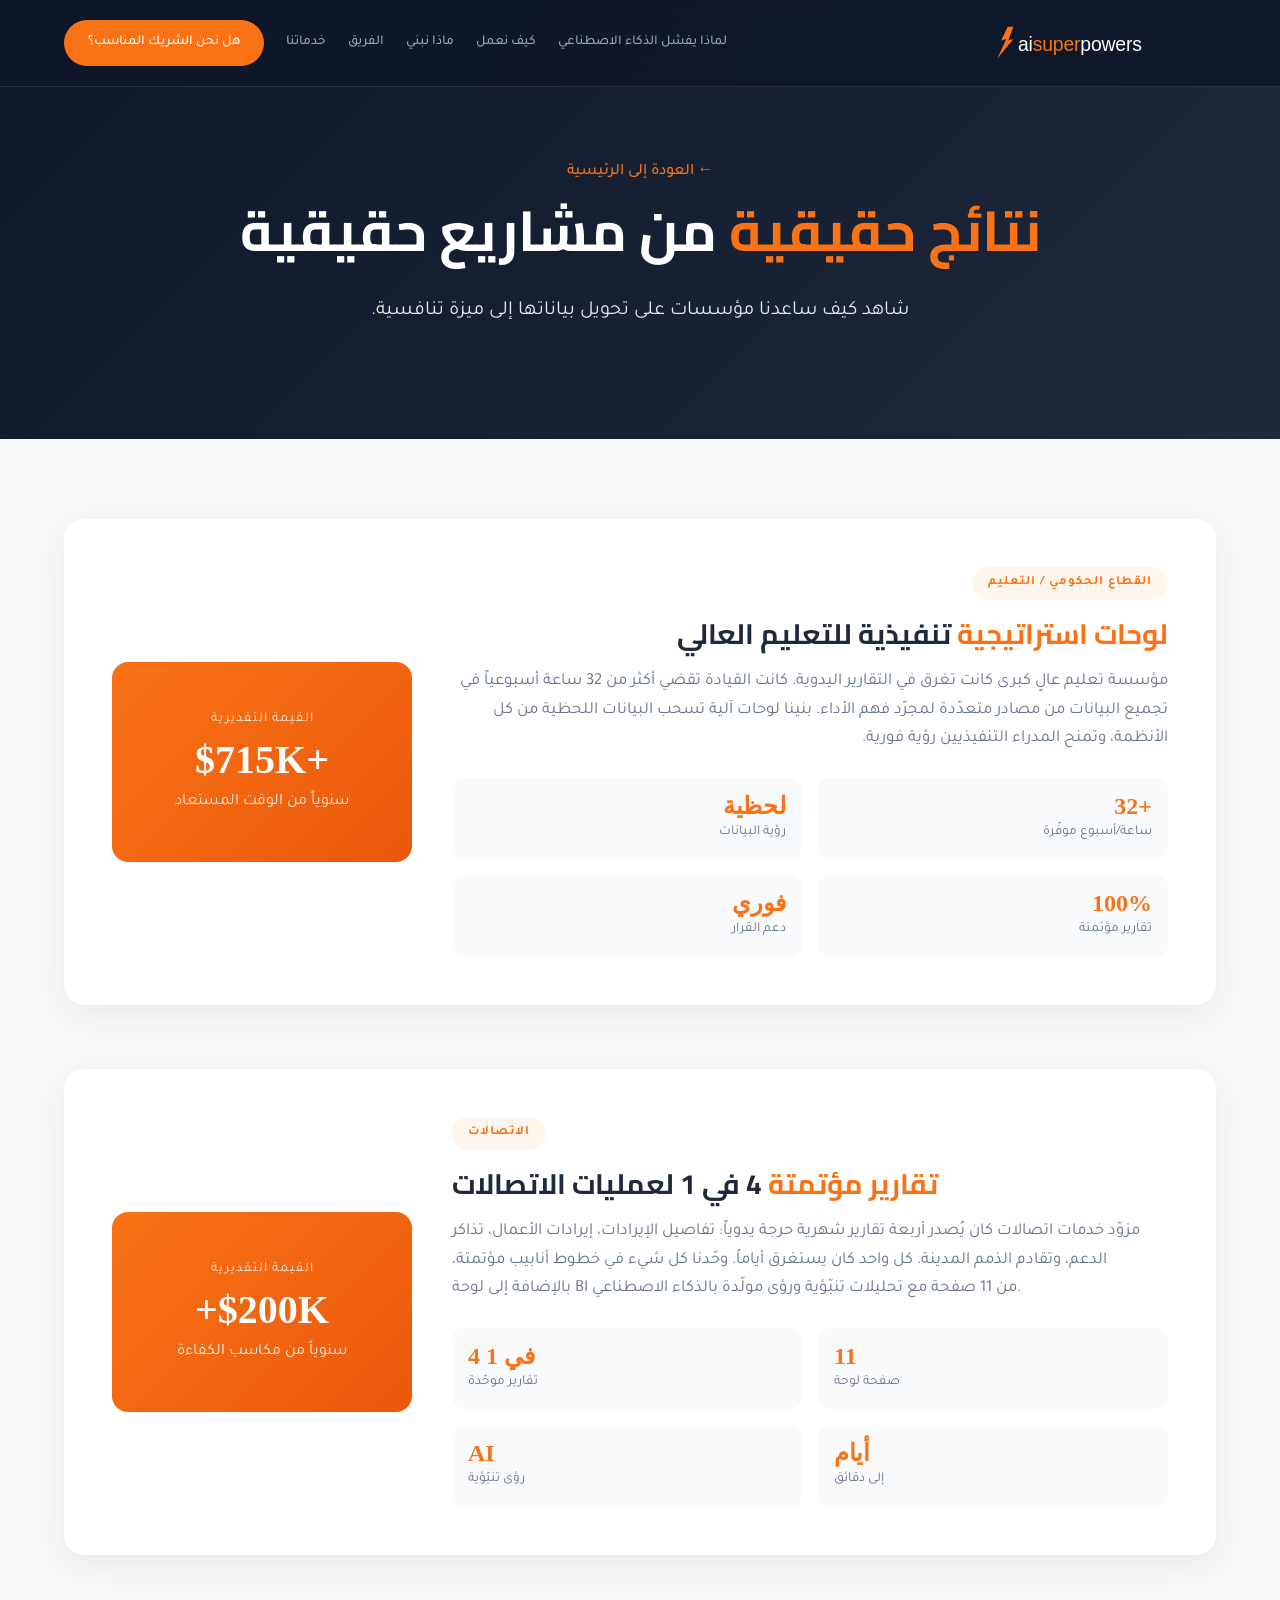
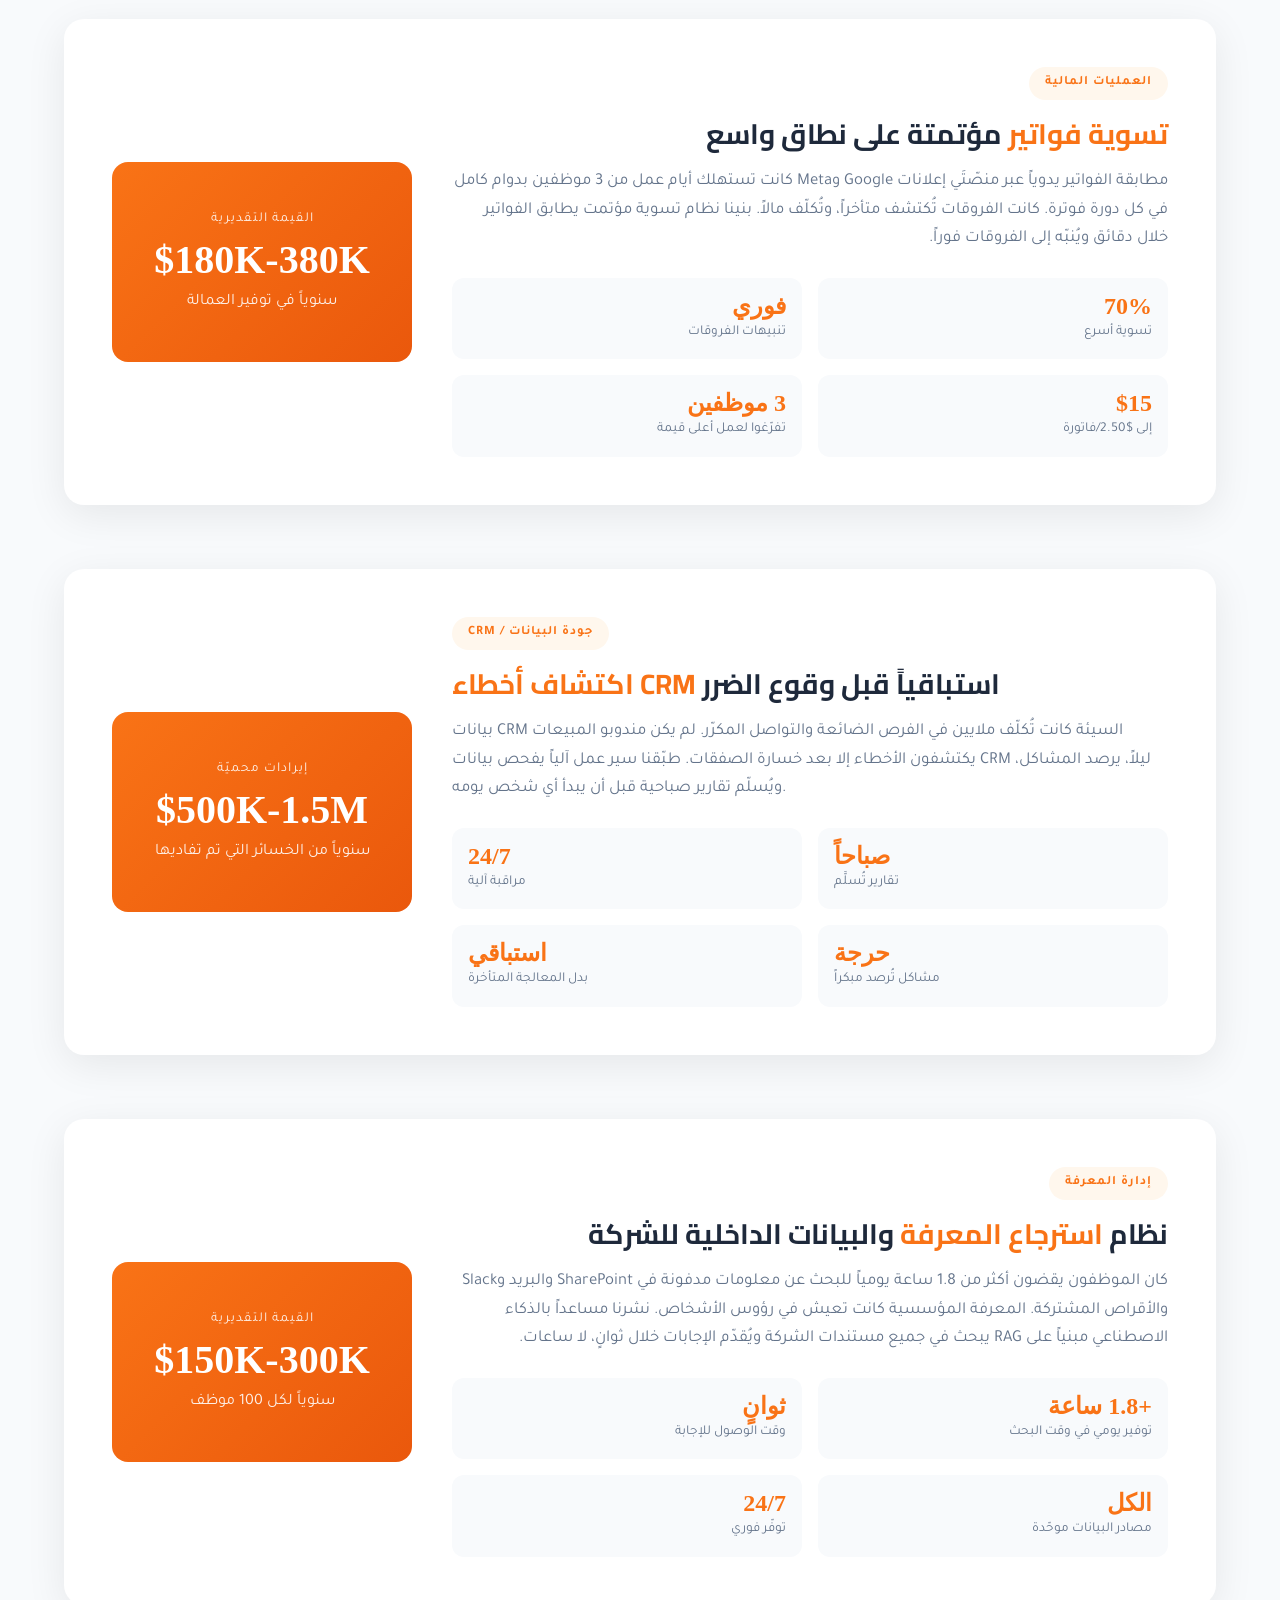
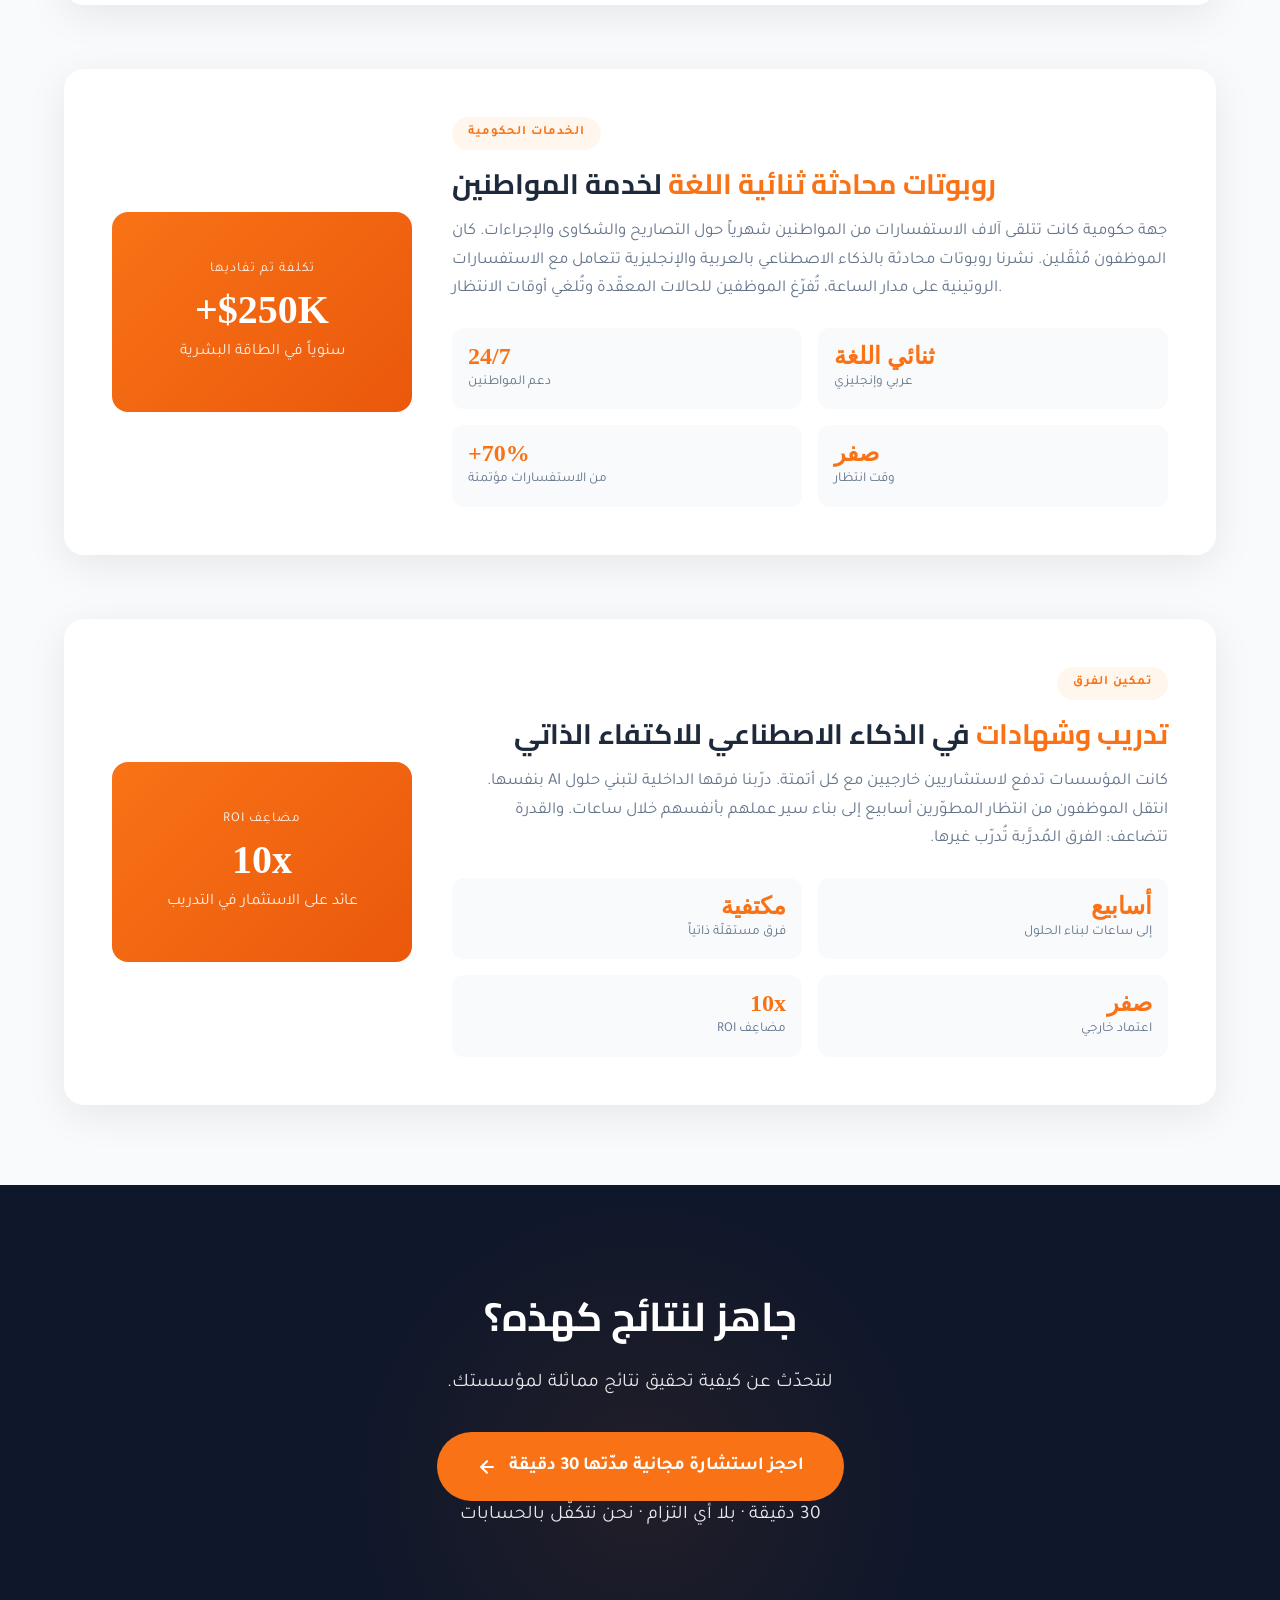
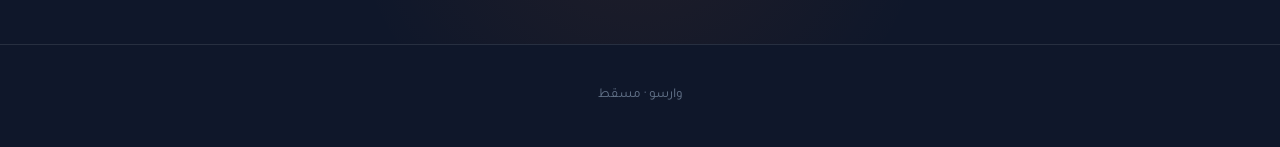
<file: case-studies-ar.html>
<!DOCTYPE html>
<html lang="ar" dir="rtl">
<head>
    <meta charset="UTF-8">
    <meta name="viewport" content="width=device-width, initial-scale=1.0">
    <title>دراسات الحالة | AI Superpowers</title>
    <link rel="icon" type="image/svg+xml" href="data:image/svg+xml,<svg xmlns='http://www.w3.org/2000/svg' viewBox='0 0 32 32'><path d='M 18 2 L 8 15 L 15 14 L 6 30 L 26 13 L 18 14 L 26 2 Z' fill='%23F97316'/></svg>">
    <link href="https://fonts.googleapis.com/css2?family=Cairo:wght@600;700;800&family=Tajawal:wght@300;400;500;700&display=swap" rel="stylesheet">
    <link rel="stylesheet" href="styles.css">
    <style>
/* ===== RTL overrides (Arabic version) ===== */
body { font-family: 'Tajawal', sans-serif !important; }
h1, h2, h3, .logo, .footer-tagline { font-family: 'Cairo', serif !important; }

.mobile-menu { right: auto; left: -100%; transition: left 0.3s ease; }
.mobile-menu.active { right: auto; left: 0; }
.mobile-menu-backdrop { left: auto; right: 0; }
.nav-hamburger span { left: auto; right: 12px; }
.back-to-top { right: auto; left: 32px; }
@media (max-width: 768px) { .back-to-top { right: auto; left: 20px; } }

.cta-btn svg,
.solution-link svg,
.back-to-top svg { transform: scaleX(-1); }

.logo, .logo svg, .logo text, .logo tspan { direction: ltr; unicode-bidi: embed; }
/* ===== End RTL overrides ===== */

        body {
            color: var(--navy);
        }

        /* Hero */
        .page-hero {
            padding: 160px 0 80px;
            background: linear-gradient(135deg, var(--dark-navy) 0%, var(--navy) 100%);
            color: white;
            text-align: center;
        }

        .page-hero h1 {
            font-size: 3.5rem;
            margin-bottom: 20px;
        }

        .page-hero h1 span {
            color: var(--orange);
        }

        .page-hero p {
            font-size: 1.25rem;
            opacity: 0.9;
            max-width: 600px;
            margin: 0 auto 32px;
        }

        .back-link {
            display: inline-flex;
            align-items: center;
            gap: 8px;
            color: var(--orange);
            text-decoration: none;
            font-weight: 500;
            transition: all 0.3s;
        }

        .back-link:hover {
            gap: 12px;
        }

        /* Case Studies Grid */
        .case-studies-section {
            padding: 80px 0;
            background: var(--light-gray);
        }

        .case-studies-grid {
            display: flex;
            flex-direction: column;
            gap: 64px;
        }

        .case-study-card {
            background: white;
            border-radius: 20px;
            overflow: hidden;
            box-shadow: 0 10px 40px rgba(0,0,0,0.08);
            transition: all 0.3s;
            scroll-margin-top: 100px;
        }

        .case-study-card:hover {
            transform: translateY(-4px);
            box-shadow: 0 20px 60px rgba(0,0,0,0.12);
        }

        .case-study-content {
            display: grid;
            grid-template-columns: 1fr 300px;
            gap: 40px;
            padding: 48px;
            align-items: center;
        }

        .case-study-card:nth-child(even) .case-study-content {
            direction: rtl;
        }

        .case-study-card:nth-child(even) .case-study-content > * {
            direction: ltr;
        }

        .case-study-text h3 {
            font-size: 1.75rem;
            margin-bottom: 16px;
            line-height: 1.3;
        }

        .case-study-text h3 span {
            color: var(--orange);
        }

        .case-study-badge {
            display: inline-block;
            background: var(--light-peach);
            color: var(--orange);
            padding: 6px 16px;
            border-radius: 50px;
            font-size: 0.8rem;
            font-weight: 600;
            text-transform: uppercase;
            letter-spacing: 1px;
            margin-bottom: 16px;
        }

        .case-study-text p {
            color: var(--gray);
            font-size: 1.05rem;
            margin-bottom: 24px;
            line-height: 1.7;
        }

        .case-study-results {
            display: grid;
            grid-template-columns: repeat(2, 1fr);
            gap: 16px;
        }

        .result-item {
            background: var(--light-gray);
            padding: 16px;
            border-radius: 12px;
        }

        .result-value {
            font-family: 'Playfair Display', serif;
            font-size: 1.5rem;
            font-weight: 700;
            color: var(--orange);
            line-height: 1;
        }

        .result-label {
            font-size: 0.85rem;
            color: var(--gray);
            margin-top: 4px;
        }

        .case-study-value {
            background: linear-gradient(135deg, var(--orange) 0%, var(--deep-orange) 100%);
            border-radius: 16px;
            padding: 32px;
            text-align: center;
            color: white;
            display: flex;
            flex-direction: column;
            justify-content: center;
            min-height: 200px;
        }

        .value-label {
            font-size: 0.85rem;
            opacity: 0.9;
            text-transform: uppercase;
            letter-spacing: 1px;
            margin-bottom: 8px;
        }

        .value-amount {
            font-family: 'Playfair Display', serif;
            font-size: 2.5rem;
            font-weight: 700;
            line-height: 1.1;
        }

        .value-period {
            font-size: 1rem;
            opacity: 0.9;
            margin-top: 8px;
        }

        /* CTA Section */
        .cta-section {
            padding: 100px 0;
            background: var(--dark-navy);
            text-align: center;
            color: white;
            position: relative;
            overflow: hidden;
        }

        .cta-section::before {
            content: '';
            position: absolute;
            top: 0;
            left: 50%;
            transform: translateX(-50%);
            width: 600px;
            height: 600px;
            background: radial-gradient(circle, rgba(249,115,22,0.08) 0%, transparent 70%);
            pointer-events: none;
        }

        .cta-section h2 {
            font-size: 2.5rem;
            margin-bottom: 20px;
            position: relative;
        }

        .cta-section p {
            font-size: 1.2rem;
            opacity: 0.9;
            max-width: 500px;
            margin: 0 auto 12px;
            position: relative;
        }

        .scarcity {
            display: inline-block;
            background: rgba(249,115,22,0.1);
            border: 1px solid rgba(249,115,22,0.25);
            color: var(--orange);
            padding: 8px 20px;
            border-radius: 100px;
            font-size: 0.8rem;
            font-weight: 600;
            letter-spacing: 0.5px;
            margin-bottom: 24px;
        }

        .cta-btn {
            display: inline-flex;
            align-items: center;
            gap: 12px;
            padding: 20px 40px;
            background: var(--orange);
            color: var(--white);
            border: none;
            border-radius: 100px;
            font-size: 1.15rem;
            font-weight: 600;
            text-decoration: none;
            transition: all 0.3s;
            position: relative;
            overflow: hidden;
            margin-top: 20px;
        }

        .cta-btn::before {
            content: '';
            position: absolute;
            top: 0;
            left: -100%;
            width: 100%;
            height: 100%;
            background: linear-gradient(90deg, transparent, rgba(255,255,255,0.15), transparent);
            transition: left 0.5s;
        }

        .cta-btn:hover::before {
            left: 100%;
        }

        .cta-btn:hover {
            background: var(--deep-orange);
            transform: translateY(-3px);
            box-shadow: 0 15px 40px rgba(249,115,22,0.35);
        }

        .cta-note {
            margin-top: 16px;
            font-size: 0.85rem;
            opacity: 0.6;
            position: relative;
        }

        /* Responsive — Tablet */
        @media (max-width: 1024px) {
            .case-study-content,
            .case-study-card:nth-child(even) .case-study-content {
                grid-template-columns: 1fr;
                direction: ltr;
            }

            .case-study-value {
                min-height: auto;
            }

            .page-hero h1 {
                font-size: 2.5rem;
            }

            .case-study-results {
                grid-template-columns: repeat(2, 1fr);
            }

            .case-studies-section {
                padding: 60px 0;
            }

            .case-studies-grid {
                gap: 48px;
            }

            .cta-section {
                padding: 80px 0;
            }
        }

        /* Responsive — Mobile */
        @media (max-width: 768px) {
            /* Page Hero */
            .page-hero {
                padding: 110px 0 60px;
            }

            .page-hero h1 {
                font-size: 2rem;
            }

            .page-hero p {
                font-size: 1.05rem;
            }

            .back-link {
                font-size: 0.9rem;
                margin-bottom: 16px;
                display: inline-block;
            }

            /* Case Studies */
            .case-studies-section {
                padding: 40px 0;
            }

            .case-studies-grid {
                gap: 32px;
            }

            .case-study-card {
                border-radius: 16px;
                scroll-margin-top: 80px;
            }

            .case-study-card:hover {
                transform: none;
            }

            .case-study-content {
                padding: 24px;
                gap: 24px;
            }

            .case-study-text h3 {
                font-size: 1.35rem;
            }

            .case-study-text p {
                font-size: 0.95rem;
            }

            .case-study-badge {
                font-size: 0.7rem;
                padding: 5px 12px;
            }

            .case-study-results {
                grid-template-columns: repeat(2, 1fr);
                gap: 10px;
            }

            .result-item {
                padding: 12px;
            }

            .result-value {
                font-size: 1.2rem;
            }

            .result-label {
                font-size: 0.75rem;
            }

            .case-study-value {
                padding: 24px;
                min-height: auto;
                border-radius: 12px;
            }

            .value-amount {
                font-size: 2rem;
            }

            .value-label {
                font-size: 0.75rem;
            }

            .value-period {
                font-size: 0.85rem;
            }

            /* CTA Section */
            .cta-section {
                padding: 60px 0;
            }

            .cta-section h2 {
                font-size: 1.75rem;
            }

            .cta-section p {
                font-size: 1rem;
            }

            .cta-btn {
                padding: 16px 28px;
                font-size: 1rem;
                width: 100%;
                justify-content: center;
            }

            .scarcity {
                font-size: 0.7rem;
                padding: 6px 14px;
            }

        }

        /* Responsive — Small phones */
        @media (max-width: 400px) {
            .page-hero {
                padding: 100px 0 50px;
            }

            .page-hero h1 {
                font-size: 1.65rem;
            }

            .page-hero p {
                font-size: 0.95rem;
            }

            .case-study-content {
                padding: 16px;
                gap: 16px;
            }

            .case-study-text h3 {
                font-size: 1.2rem;
            }

            .case-study-results {
                grid-template-columns: 1fr;
            }

            .case-study-value {
                padding: 20px;
            }

            .value-amount {
                font-size: 1.75rem;
            }

            .cta-btn {
                padding: 14px 20px;
                font-size: 0.9rem;
            }

            .cta-section h2 {
                font-size: 1.5rem;
            }

        }
    </style>
</head>
<body>
    <!-- Navigation -->
    <nav>
        <div class="container">
            <a href="index.html" class="logo">
                <svg xmlns="http://www.w3.org/2000/svg" viewBox="0 0 340 52" width="220" height="36">
                    <path d="M 18 1 L 8 22 L 16 20 L 2 50 L 27 20 L 19 22 L 27 1 Z" fill="#F97316"/>
                    <text x="34" y="38" font-family="'Inter', 'Helvetica Neue', Arial, sans-serif" font-size="30" font-weight="400" letter-spacing="-0.3"><tspan fill="#FFFFFF">ai</tspan><tspan fill="#F97316">super</tspan><tspan fill="#FFFFFF">powers</tspan></text>
                </svg>
            </a>
            <div class="nav-links">
                <a href="index.html#mirror">لماذا يفشل الذكاء الاصطناعي</a>
                <a href="index.html#method">كيف نعمل</a>
                <a href="index.html#solutions">ماذا نبني</a>
                <a href="index.html#team">الفريق</a>
                <a href="packages.html">خدماتنا</a>
                <a href="https://calendly.com/daniel-aisuperpowers/30min" target="_blank" class="nav-cta">هل نحن الشريك المناسب؟</a>
            </div>
            <button class="nav-hamburger" id="navHamburger" aria-label="Open menu">
                <span></span>
                <span></span>
                <span></span>
            </button>
        </div>
    </nav>

    <!-- Mobile Menu -->
    <div class="mobile-menu-backdrop" id="mobileBackdrop"></div>
    <div class="mobile-menu" id="mobileMenu">
        <a href="index.html#mirror">لماذا يفشل الذكاء الاصطناعي</a>
        <a href="index.html#method">كيف نعمل</a>
        <a href="index.html#solutions">ماذا نبني</a>
        <a href="index.html#team">الفريق</a>
        <a href="packages.html">خدماتنا</a>
        <a href="https://calendly.com/daniel-aisuperpowers/30min" target="_blank" class="mobile-menu-cta">هل نحن الشريك المناسب؟</a>
    </div>

    <!-- Page Hero -->
    <section class="page-hero">
        <div class="container">
            <a href="index.html" class="back-link">&larr; العودة إلى الرئيسية</a>
            <h1><span>نتائج حقيقية</span> من مشاريع حقيقية</h1>
            <p>شاهد كيف ساعدنا مؤسسات على تحويل بياناتها إلى ميزة تنافسية.</p>
        </div>
    </section>

    <!-- Case Studies -->
    <section class="case-studies-section">
        <div class="container">
            <div class="case-studies-grid">

                <!-- Case Study 1: HCT Strategy Dashboards -->
                <div class="case-study-card" id="ai-dashboard">
                    <div class="case-study-content">
                        <div class="case-study-text">
                            <div class="case-study-badge">القطاع الحكومي / التعليم</div>
                            <h3><span>لوحات استراتيجية</span> تنفيذية للتعليم العالي</h3>
                            <p>مؤسسة تعليم عالٍ كبرى كانت تغرق في التقارير اليدوية. كانت القيادة تقضي أكثر من 32 ساعة أسبوعياً في تجميع البيانات من مصادر متعدّدة لمجرّد فهم الأداء. بنينا لوحات آلية تسحب البيانات اللحظية من كل الأنظمة، وتمنح المدراء التنفيذيين رؤية فورية.</p>
                            <div class="case-study-results">
                                <div class="result-item">
                                    <div class="result-value">+32</div>
                                    <div class="result-label">ساعة/أسبوع موفّرة</div>
                                </div>
                                <div class="result-item">
                                    <div class="result-value">لحظية</div>
                                    <div class="result-label">رؤية البيانات</div>
                                </div>
                                <div class="result-item">
                                    <div class="result-value">100%</div>
                                    <div class="result-label">تقارير مؤتمتة</div>
                                </div>
                                <div class="result-item">
                                    <div class="result-value">فوري</div>
                                    <div class="result-label">دعم القرار</div>
                                </div>
                            </div>
                        </div>
                        <div class="case-study-value">
                            <div class="value-label">القيمة التقديرية</div>
                            <div class="value-amount">+$715K</div>
                            <div class="value-period">سنوياً من الوقت المستعاد</div>
                        </div>
                    </div>
                </div>

                <!-- Case Study 2: Lukman Telecom Reporting -->
                <div class="case-study-card">
                    <div class="case-study-content">
                        <div class="case-study-text">
                            <div class="case-study-badge">الاتصالات</div>
                            <h3><span>تقارير مؤتمتة</span> 4 في 1 لعمليات الاتصالات</h3>
                            <p>مزوّد خدمات اتصالات كان يُصدر أربعة تقارير شهرية حرجة يدوياً: تفاصيل الإيرادات، إيرادات الأعمال، تذاكر الدعم، وتقادم الذمم المدينة. كل واحد كان يستغرق أياماً. وحّدنا كل شيء في خطوط أنابيب مؤتمتة، بالإضافة إلى لوحة BI من 11 صفحة مع تحليلات تنبّؤية ورؤى مولّدة بالذكاء الاصطناعي.</p>
                            <div class="case-study-results">
                                <div class="result-item">
                                    <div class="result-value">4 في 1</div>
                                    <div class="result-label">تقارير موحّدة</div>
                                </div>
                                <div class="result-item">
                                    <div class="result-value">11</div>
                                    <div class="result-label">صفحة لوحة</div>
                                </div>
                                <div class="result-item">
                                    <div class="result-value">AI</div>
                                    <div class="result-label">رؤى تنبّؤية</div>
                                </div>
                                <div class="result-item">
                                    <div class="result-value">أيام</div>
                                    <div class="result-label">إلى دقائق</div>
                                </div>
                            </div>
                        </div>
                        <div class="case-study-value">
                            <div class="value-label">القيمة التقديرية</div>
                            <div class="value-amount">+$200K</div>
                            <div class="value-period">سنوياً من مكاسب الكفاءة</div>
                        </div>
                    </div>
                </div>

                <!-- Case Study 3: Invoice Matching -->
                <div class="case-study-card">
                    <div class="case-study-content">
                        <div class="case-study-text">
                            <div class="case-study-badge">العمليات المالية</div>
                            <h3><span>تسوية فواتير</span> مؤتمتة على نطاق واسع</h3>
                            <p>مطابقة الفواتير يدوياً عبر منصّتَي إعلانات Google وMeta كانت تستهلك أيام عمل من 3 موظفين بدوام كامل في كل دورة فوترة. كانت الفروقات تُكتشف متأخراً، وتُكلّف مالاً. بنينا نظام تسوية مؤتمت يطابق الفواتير خلال دقائق ويُنبّه إلى الفروقات فوراً.</p>
                            <div class="case-study-results">
                                <div class="result-item">
                                    <div class="result-value">70%</div>
                                    <div class="result-label">تسوية أسرع</div>
                                </div>
                                <div class="result-item">
                                    <div class="result-value">فوري</div>
                                    <div class="result-label">تنبيهات الفروقات</div>
                                </div>
                                <div class="result-item">
                                    <div class="result-value">$15</div>
                                    <div class="result-label">إلى $2.50/فاتورة</div>
                                </div>
                                <div class="result-item">
                                    <div class="result-value">3 موظفين</div>
                                    <div class="result-label">تفرّغوا لعمل أعلى قيمة</div>
                                </div>
                            </div>
                        </div>
                        <div class="case-study-value">
                            <div class="value-label">القيمة التقديرية</div>
                            <div class="value-amount">$180K-380K</div>
                            <div class="value-period">سنوياً في توفير العمالة</div>
                        </div>
                    </div>
                </div>

                <!-- Case Study 4: CRM Error Detection -->
                <div class="case-study-card" id="automation">
                    <div class="case-study-content">
                        <div class="case-study-text">
                            <div class="case-study-badge">CRM / جودة البيانات</div>
                            <h3><span>اكتشاف أخطاء CRM</span> استباقياً قبل وقوع الضرر</h3>
                            <p>بيانات CRM السيئة كانت تُكلّف ملايين في الفرص الضائعة والتواصل المكرّر. لم يكن مندوبو المبيعات يكتشفون الأخطاء إلا بعد خسارة الصفقات. طبّقنا سير عمل آلياً يفحص بيانات CRM ليلاً، يرصد المشاكل، ويُسلّم تقارير صباحية قبل أن يبدأ أي شخص يومه.</p>
                            <div class="case-study-results">
                                <div class="result-item">
                                    <div class="result-value">24/7</div>
                                    <div class="result-label">مراقبة آلية</div>
                                </div>
                                <div class="result-item">
                                    <div class="result-value">صباحاً</div>
                                    <div class="result-label">تقارير تُسلَّم</div>
                                </div>
                                <div class="result-item">
                                    <div class="result-value">استباقي</div>
                                    <div class="result-label">بدل المعالجة المتأخرة</div>
                                </div>
                                <div class="result-item">
                                    <div class="result-value">حرجة</div>
                                    <div class="result-label">مشاكل تُرصد مبكراً</div>
                                </div>
                            </div>
                        </div>
                        <div class="case-study-value">
                            <div class="value-label">إيرادات محميّة</div>
                            <div class="value-amount">$500K-1.5M</div>
                            <div class="value-period">سنوياً من الخسائر التي تم تفاديها</div>
                        </div>
                    </div>
                </div>

                <!-- Case Study 5: Company Knowledge Retrieval -->
                <div class="case-study-card" id="knowledge">
                    <div class="case-study-content">
                        <div class="case-study-text">
                            <div class="case-study-badge">إدارة المعرفة</div>
                            <h3>نظام <span>استرجاع المعرفة</span> والبيانات الداخلية للشركة</h3>
                            <p>كان الموظفون يقضون أكثر من 1.8 ساعة يومياً للبحث عن معلومات مدفونة في SharePoint والبريد وSlack والأقراص المشتركة. المعرفة المؤسسية كانت تعيش في رؤوس الأشخاص. نشرنا مساعداً بالذكاء الاصطناعي مبنياً على RAG يبحث في جميع مستندات الشركة ويُقدّم الإجابات خلال ثوانٍ، لا ساعات.</p>
                            <div class="case-study-results">
                                <div class="result-item">
                                    <div class="result-value">+1.8 ساعة</div>
                                    <div class="result-label">توفير يومي في وقت البحث</div>
                                </div>
                                <div class="result-item">
                                    <div class="result-value">ثوانٍ</div>
                                    <div class="result-label">وقت الوصول للإجابة</div>
                                </div>
                                <div class="result-item">
                                    <div class="result-value">الكل</div>
                                    <div class="result-label">مصادر البيانات موحّدة</div>
                                </div>
                                <div class="result-item">
                                    <div class="result-value">24/7</div>
                                    <div class="result-label">توفّر فوري</div>
                                </div>
                            </div>
                        </div>
                        <div class="case-study-value">
                            <div class="value-label">القيمة التقديرية</div>
                            <div class="value-amount">$150K-300K</div>
                            <div class="value-period">سنوياً لكل 100 موظف</div>
                        </div>
                    </div>
                </div>

                <!-- Case Study 6: Government Chatbots -->
                <div class="case-study-card">
                    <div class="case-study-content">
                        <div class="case-study-text">
                            <div class="case-study-badge">الخدمات الحكومية</div>
                            <h3><span>روبوتات محادثة ثنائية اللغة</span> لخدمة المواطنين</h3>
                            <p>جهة حكومية كانت تتلقى آلاف الاستفسارات من المواطنين شهرياً حول التصاريح والشكاوى والإجراءات. كان الموظفون مُثقَلين. نشرنا روبوتات محادثة بالذكاء الاصطناعي بالعربية والإنجليزية تتعامل مع الاستفسارات الروتينية على مدار الساعة، تُفرّغ الموظفين للحالات المعقّدة وتُلغي أوقات الانتظار.</p>
                            <div class="case-study-results">
                                <div class="result-item">
                                    <div class="result-value">24/7</div>
                                    <div class="result-label">دعم المواطنين</div>
                                </div>
                                <div class="result-item">
                                    <div class="result-value">ثنائي اللغة</div>
                                    <div class="result-label">عربي وإنجليزي</div>
                                </div>
                                <div class="result-item">
                                    <div class="result-value">+70%</div>
                                    <div class="result-label">من الاستفسارات مؤتمتة</div>
                                </div>
                                <div class="result-item">
                                    <div class="result-value">صفر</div>
                                    <div class="result-label">وقت انتظار</div>
                                </div>
                            </div>
                        </div>
                        <div class="case-study-value">
                            <div class="value-label">تكلفة تم تفاديها</div>
                            <div class="value-amount">+$250K</div>
                            <div class="value-period">سنوياً في الطاقة البشرية</div>
                        </div>
                    </div>
                </div>

                <!-- Case Study 7: AI Training -->
                <div class="case-study-card" id="enablement">
                    <div class="case-study-content">
                        <div class="case-study-text">
                            <div class="case-study-badge">تمكين الفرق</div>
                            <h3><span>تدريب وشهادات</span> في الذكاء الاصطناعي للاكتفاء الذاتي</h3>
                            <p>كانت المؤسسات تدفع لاستشاريين خارجيين مع كل أتمتة. درّبنا فرقها الداخلية لتبني حلول AI بنفسها. انتقل الموظفون من انتظار المطوّرين أسابيع إلى بناء سير عملهم بأنفسهم خلال ساعات. والقدرة تتضاعف: الفرق المُدرَّبة تُدرّب غيرها.</p>
                            <div class="case-study-results">
                                <div class="result-item">
                                    <div class="result-value">أسابيع</div>
                                    <div class="result-label">إلى ساعات لبناء الحلول</div>
                                </div>
                                <div class="result-item">
                                    <div class="result-value">مكتفية</div>
                                    <div class="result-label">فرق مستقلّة ذاتياً</div>
                                </div>
                                <div class="result-item">
                                    <div class="result-value">صفر</div>
                                    <div class="result-label">اعتماد خارجي</div>
                                </div>
                                <div class="result-item">
                                    <div class="result-value">10x</div>
                                    <div class="result-label">مضاعِف ROI</div>
                                </div>
                            </div>
                        </div>
                        <div class="case-study-value">
                            <div class="value-label">مضاعِف ROI</div>
                            <div class="value-amount">10x</div>
                            <div class="value-period">عائد على الاستثمار في التدريب</div>
                        </div>
                    </div>
                </div>

            </div>
        </div>
    </section>

    <!-- CTA Section -->
    <section class="cta-section">
        <div class="container">
            <h2>جاهز لنتائج كهذه؟</h2>
            <p>لنتحدّث عن كيفية تحقيق نتائج مماثلة لمؤسستك.</p>
            <a href="https://calendly.com/daniel-aisuperpowers/30min" target="_blank" class="cta-btn">
                احجز استشارة مجانية مدّتها 30 دقيقة
                <svg width="20" height="20" viewBox="0 0 24 24" fill="none" stroke="currentColor" stroke-width="2.5" stroke-linecap="round" stroke-linejoin="round"><line x1="5" y1="12" x2="19" y2="12"/><polyline points="12 5 19 12 12 19"/></svg>
            </a>
            <p class="cta-note">30 دقيقة · بلا أي التزام · نحن نتكفّل بالحسابات</p>
        </div>
    </section>

    <!-- Back to Top -->
    <button class="back-to-top" id="backToTop" aria-label="Back to top">
        <svg width="20" height="20" viewBox="0 0 24 24" fill="none" stroke="currentColor" stroke-width="2.5" stroke-linecap="round" stroke-linejoin="round"><polyline points="18 15 12 9 6 15"/></svg>
    </button>

    <script>
    // Back to top button
    const backToTop = document.getElementById('backToTop');
    window.addEventListener('scroll', () => {
        backToTop.classList.toggle('visible', window.scrollY > 600);
    });
    backToTop.addEventListener('click', () => {
        window.scrollTo({ top: 0, behavior: 'smooth' });
    });

    // Hamburger menu
    const hamburger = document.getElementById('navHamburger');
    const mobileMenu = document.getElementById('mobileMenu');
    const mobileBackdrop = document.getElementById('mobileBackdrop');

    function toggleMobileMenu() {
        hamburger.classList.toggle('active');
        mobileMenu.classList.toggle('active');
        mobileBackdrop.classList.toggle('active');
        document.body.style.overflow = mobileMenu.classList.contains('active') ? 'hidden' : '';
    }

    hamburger.addEventListener('click', toggleMobileMenu);
    mobileBackdrop.addEventListener('click', toggleMobileMenu);

    mobileMenu.querySelectorAll('a').forEach(link => {
        link.addEventListener('click', () => {
            if (mobileMenu.classList.contains('active')) {
                toggleMobileMenu();
            }
        });
    });
    </script>

    <!-- Footer -->
    <footer>
        <div class="container">
            <div class="footer-contact">وارسو · مسقط</div>
        </div>
    </footer>
</body>
</html>
</file>
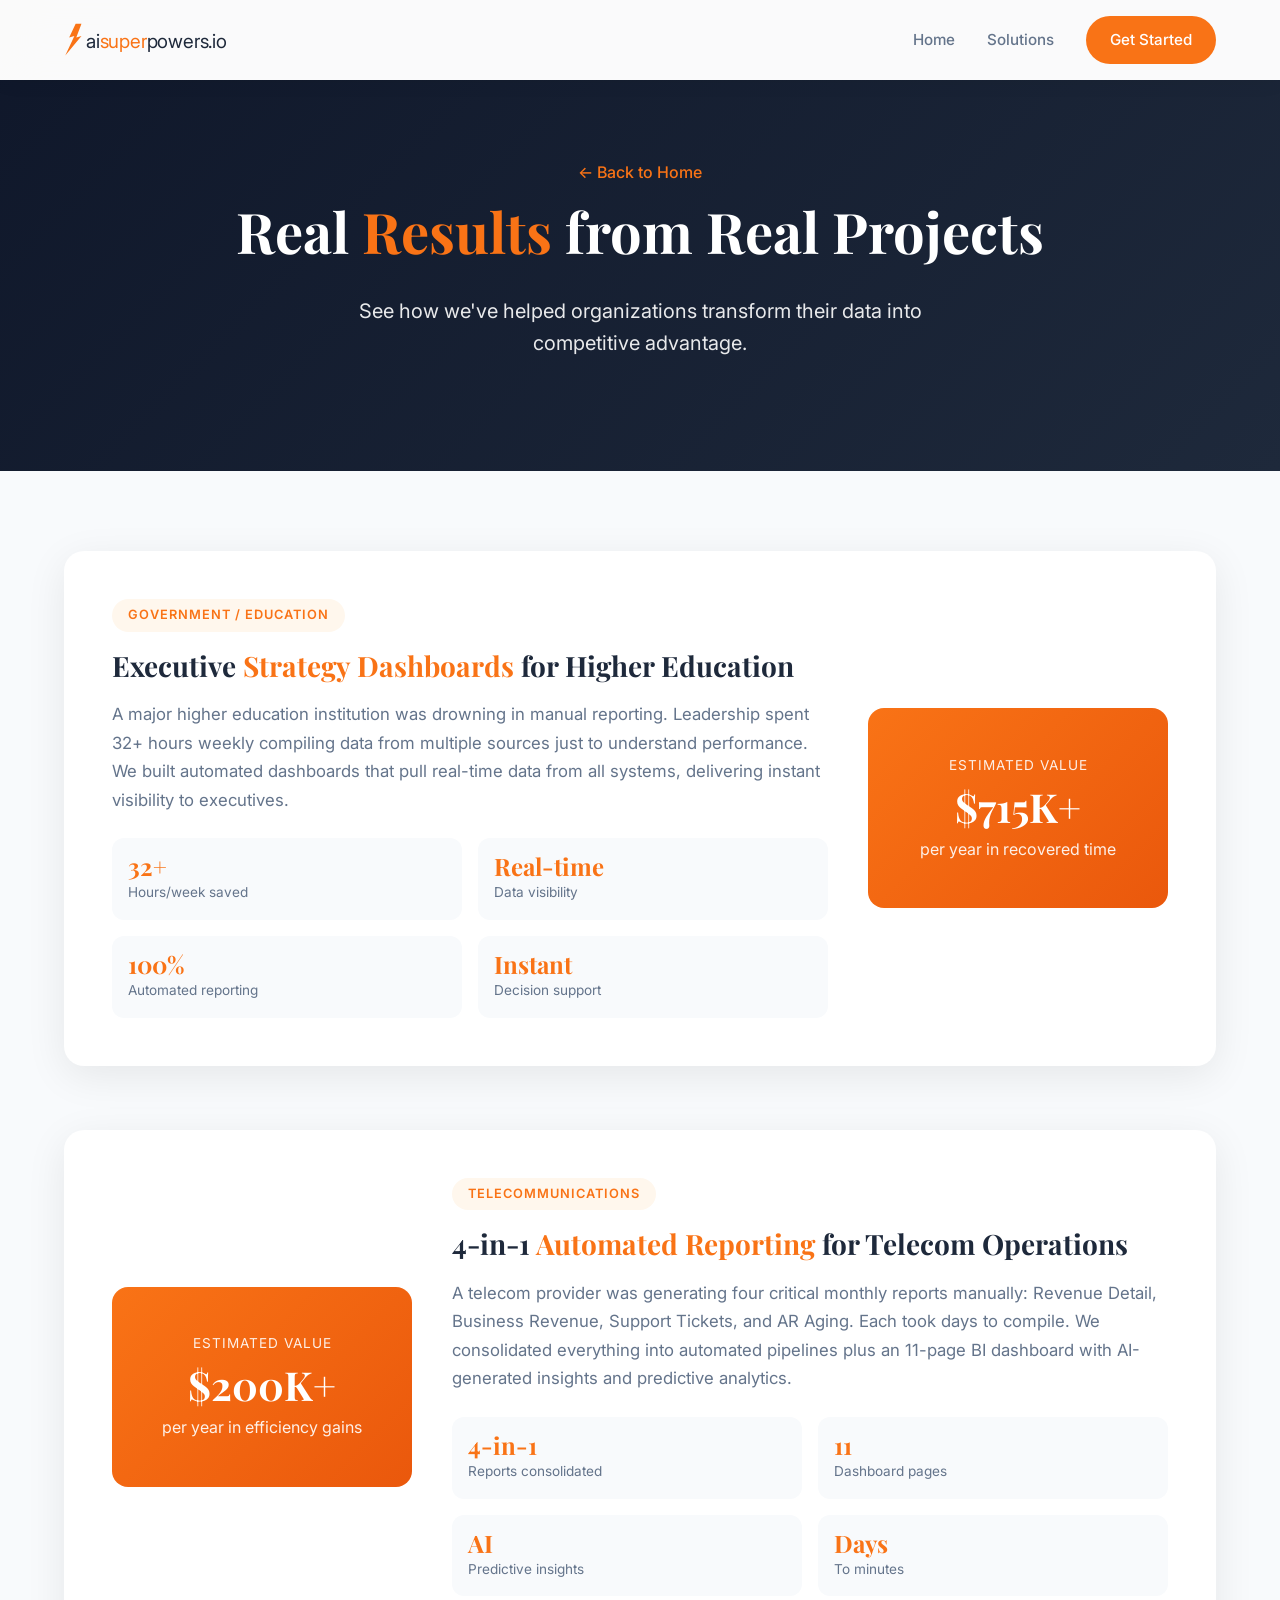
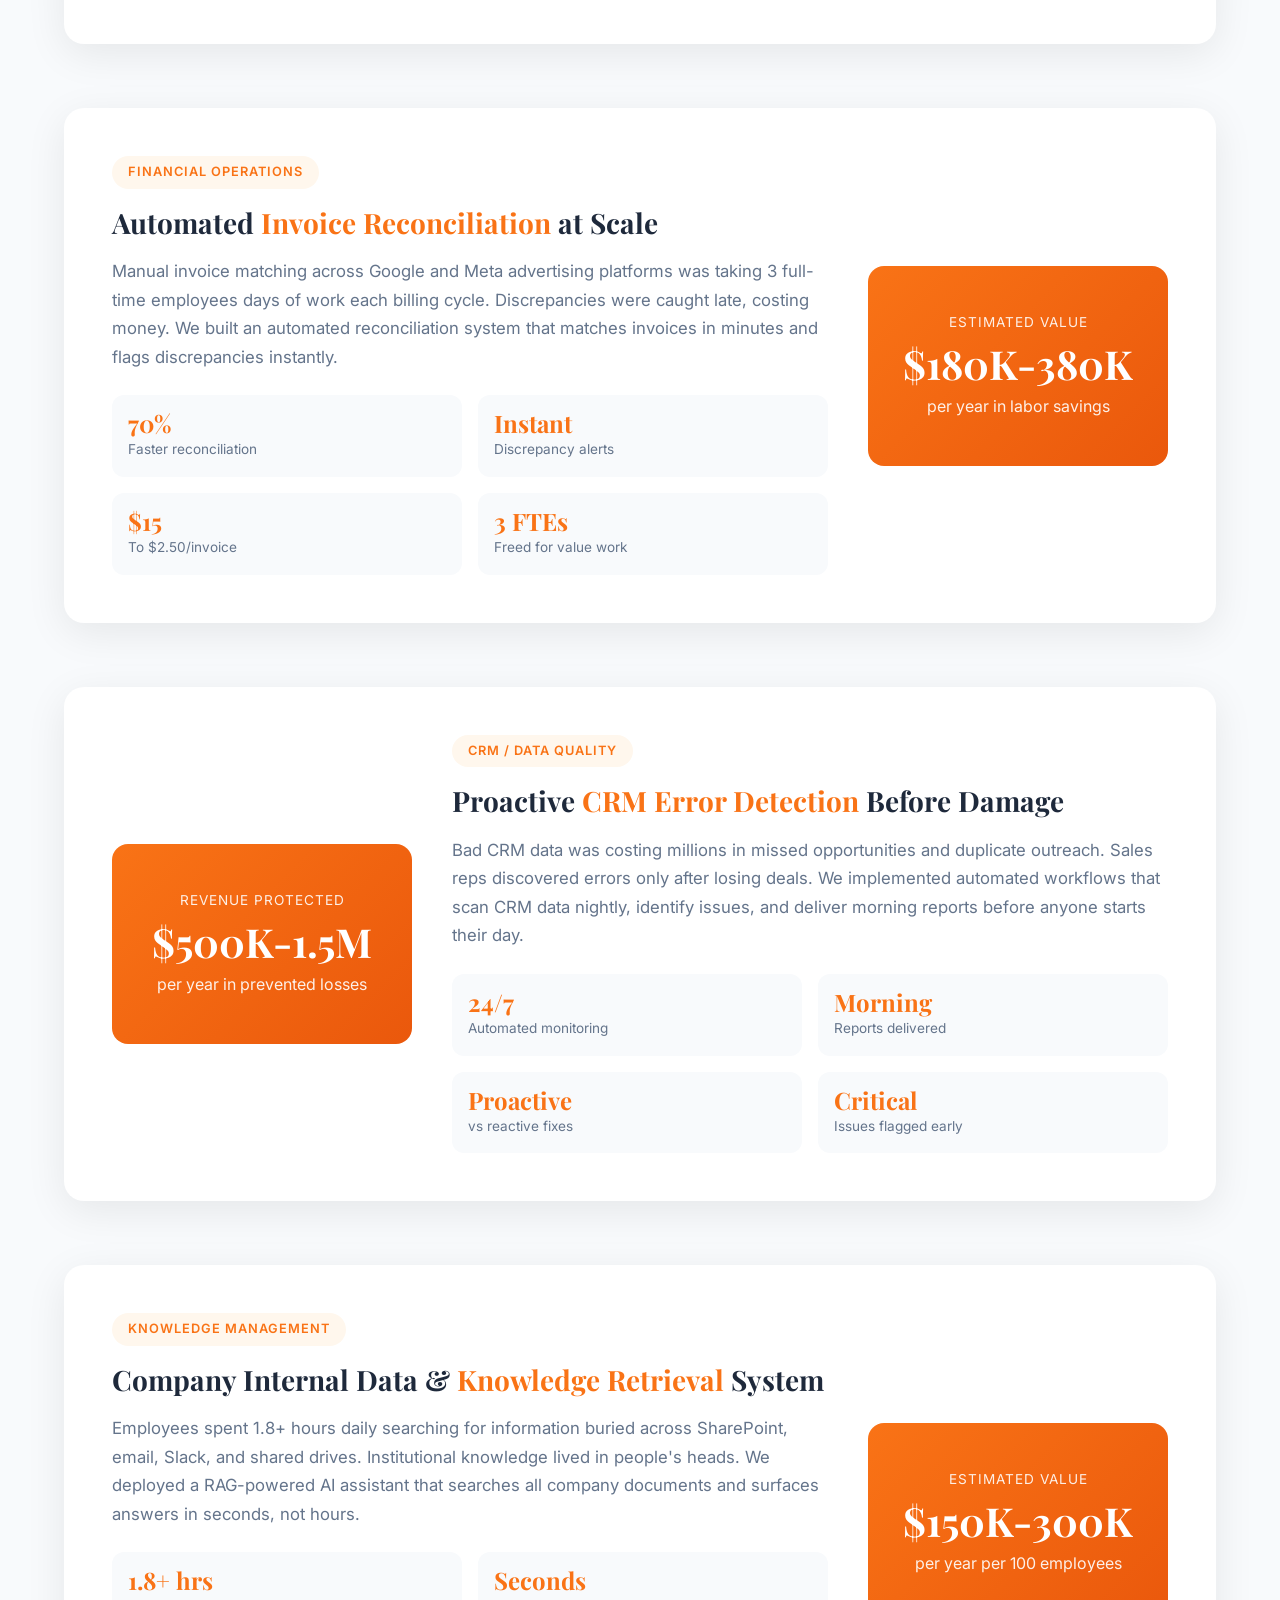
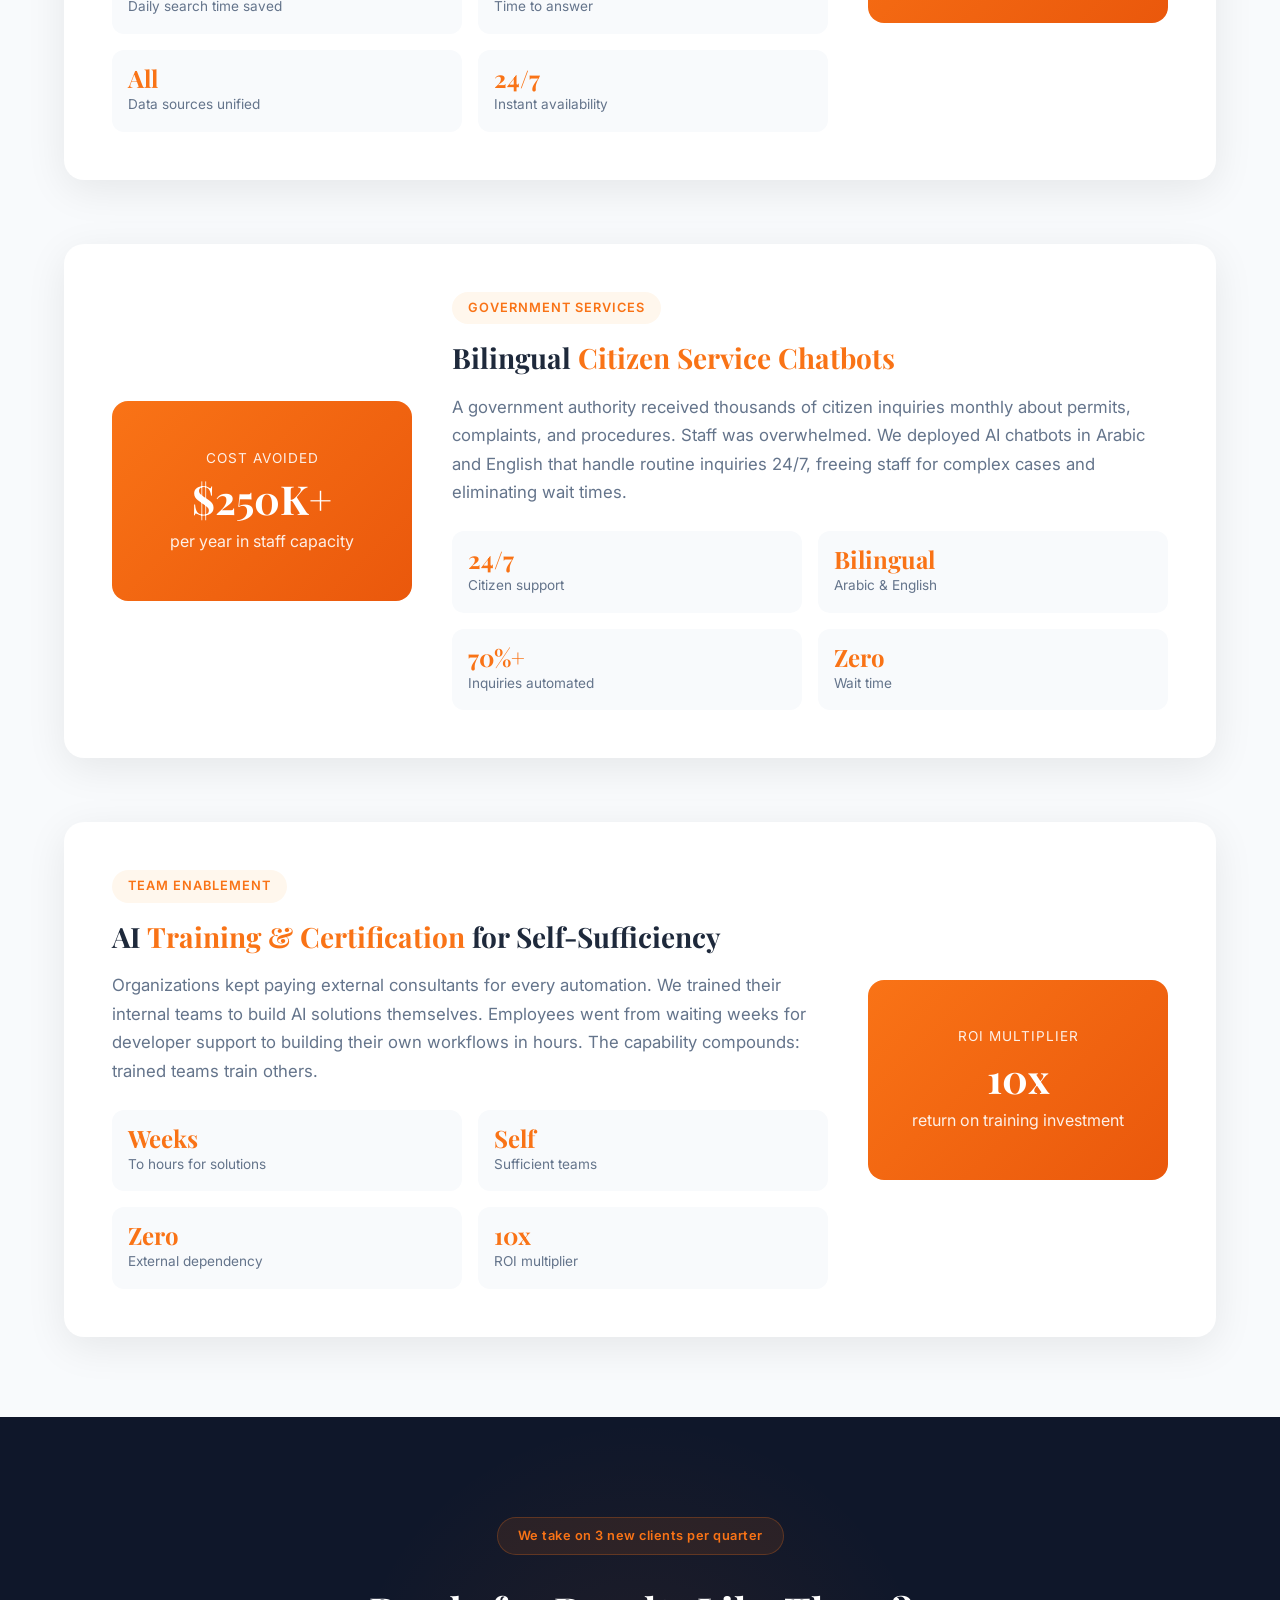
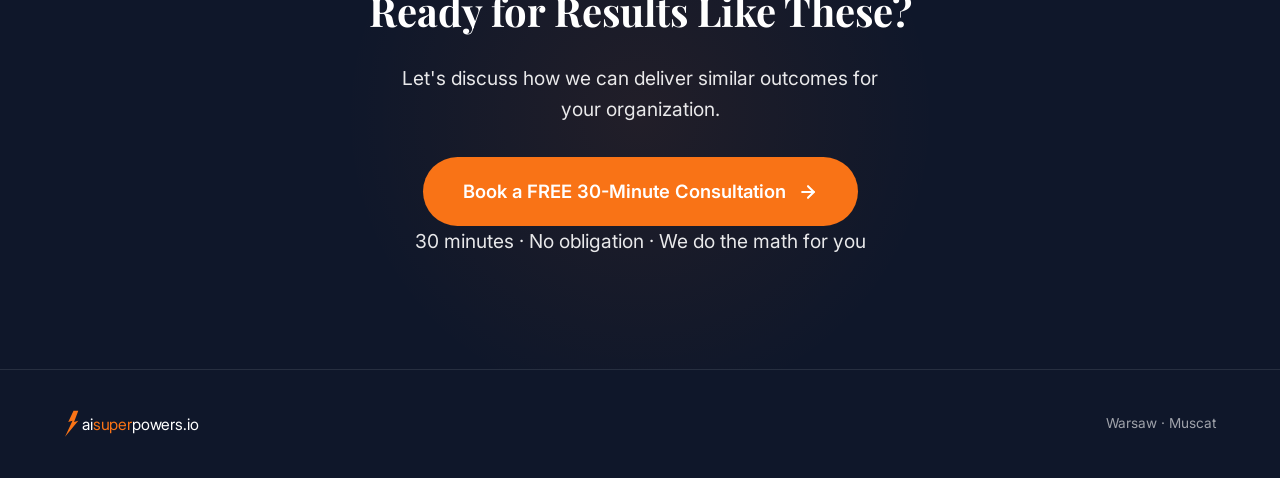
<file: case-studies.html>
<!DOCTYPE html>
<html lang="en">
<head>
    <meta charset="UTF-8">
    <meta name="viewport" content="width=device-width, initial-scale=1.0">
    <title>Case Studies | AI Superpowers</title>
    <link rel="icon" type="image/svg+xml" href="data:image/svg+xml,<svg xmlns='http://www.w3.org/2000/svg' viewBox='0 0 32 32'><path d='M 18 2 L 8 15 L 15 14 L 6 30 L 26 13 L 18 14 L 26 2 Z' fill='%23F97316'/></svg>">
    <link href="https://fonts.googleapis.com/css2?family=Playfair+Display:wght@600;700&family=Inter:wght@400;500;600;700&display=swap" rel="stylesheet">
    <style>
        * {
            margin: 0;
            padding: 0;
            box-sizing: border-box;
        }

        :root {
            --orange: #F97316;
            --deep-orange: #EA580C;
            --burnt-orange: #C2410C;
            --peach: #FED7AA;
            --light-peach: #FFF7ED;
            --cream: #FFFBEB;
            --navy: #1E293B;
            --dark-navy: #0F172A;
            --gray: #64748B;
            --light-gray: #F8FAFC;
            --white: #FFFFFF;
        }

        body {
            font-family: 'Inter', sans-serif;
            color: var(--navy);
            line-height: 1.6;
        }

        h1, h2, h3 {
            font-family: 'Playfair Display', serif;
        }

        .container {
            max-width: 1200px;
            margin: 0 auto;
            padding: 0 24px;
        }

        /* Navigation */
        nav {
            position: fixed;
            top: 0;
            width: 100%;
            background: rgba(255,255,255,0.98);
            z-index: 1000;
            padding: 16px 0;
            box-shadow: 0 2px 20px rgba(0,0,0,0.05);
            backdrop-filter: blur(20px);
        }

        nav .container {
            display: flex;
            justify-content: space-between;
            align-items: center;
        }

        .logo {
            display: flex;
            align-items: center;
            text-decoration: none;
        }

        .logo svg text {
            fill: var(--navy);
        }

        .nav-links {
            display: flex;
            gap: 32px;
            align-items: center;
        }

        .nav-links a {
            color: var(--gray);
            text-decoration: none;
            font-size: 0.95rem;
            transition: all 0.3s;
            font-weight: 500;
        }

        .nav-links a:hover {
            color: var(--orange);
        }

        .nav-cta {
            background: var(--orange) !important;
            color: white !important;
            padding: 12px 24px;
            border-radius: 100px;
            font-weight: 600;
        }

        .nav-cta:hover {
            background: var(--deep-orange) !important;
        }

        /* Hero */
        .page-hero {
            padding: 160px 0 80px;
            background: linear-gradient(135deg, var(--dark-navy) 0%, var(--navy) 100%);
            color: white;
            text-align: center;
        }

        .page-hero h1 {
            font-size: 3.5rem;
            margin-bottom: 20px;
        }

        .page-hero h1 span {
            color: var(--orange);
        }

        .page-hero p {
            font-size: 1.25rem;
            opacity: 0.9;
            max-width: 600px;
            margin: 0 auto 32px;
        }

        .back-link {
            display: inline-flex;
            align-items: center;
            gap: 8px;
            color: var(--orange);
            text-decoration: none;
            font-weight: 500;
            transition: all 0.3s;
        }

        .back-link:hover {
            gap: 12px;
        }

        /* Case Studies Grid */
        .case-studies-section {
            padding: 80px 0;
            background: var(--light-gray);
        }

        .case-studies-grid {
            display: flex;
            flex-direction: column;
            gap: 64px;
        }

        .case-study-card {
            background: white;
            border-radius: 20px;
            overflow: hidden;
            box-shadow: 0 10px 40px rgba(0,0,0,0.08);
            transition: all 0.3s;
            scroll-margin-top: 100px;
        }

        .case-study-card:hover {
            transform: translateY(-4px);
            box-shadow: 0 20px 60px rgba(0,0,0,0.12);
        }

        .case-study-content {
            display: grid;
            grid-template-columns: 1fr 300px;
            gap: 40px;
            padding: 48px;
            align-items: center;
        }

        .case-study-card:nth-child(even) .case-study-content {
            direction: rtl;
        }

        .case-study-card:nth-child(even) .case-study-content > * {
            direction: ltr;
        }

        .case-study-text h3 {
            font-size: 1.75rem;
            margin-bottom: 16px;
            line-height: 1.3;
        }

        .case-study-text h3 span {
            color: var(--orange);
        }

        .case-study-badge {
            display: inline-block;
            background: var(--light-peach);
            color: var(--orange);
            padding: 6px 16px;
            border-radius: 50px;
            font-size: 0.8rem;
            font-weight: 600;
            text-transform: uppercase;
            letter-spacing: 1px;
            margin-bottom: 16px;
        }

        .case-study-text p {
            color: var(--gray);
            font-size: 1.05rem;
            margin-bottom: 24px;
            line-height: 1.7;
        }

        .case-study-results {
            display: grid;
            grid-template-columns: repeat(2, 1fr);
            gap: 16px;
        }

        .result-item {
            background: var(--light-gray);
            padding: 16px;
            border-radius: 12px;
        }

        .result-value {
            font-family: 'Playfair Display', serif;
            font-size: 1.5rem;
            font-weight: 700;
            color: var(--orange);
            line-height: 1;
        }

        .result-label {
            font-size: 0.85rem;
            color: var(--gray);
            margin-top: 4px;
        }

        .case-study-value {
            background: linear-gradient(135deg, var(--orange) 0%, var(--deep-orange) 100%);
            border-radius: 16px;
            padding: 32px;
            text-align: center;
            color: white;
            display: flex;
            flex-direction: column;
            justify-content: center;
            min-height: 200px;
        }

        .value-label {
            font-size: 0.85rem;
            opacity: 0.9;
            text-transform: uppercase;
            letter-spacing: 1px;
            margin-bottom: 8px;
        }

        .value-amount {
            font-family: 'Playfair Display', serif;
            font-size: 2.5rem;
            font-weight: 700;
            line-height: 1.1;
        }

        .value-period {
            font-size: 1rem;
            opacity: 0.9;
            margin-top: 8px;
        }

        /* CTA Section */
        .cta-section {
            padding: 100px 0;
            background: var(--dark-navy);
            text-align: center;
            color: white;
            position: relative;
            overflow: hidden;
        }

        .cta-section::before {
            content: '';
            position: absolute;
            top: 0;
            left: 50%;
            transform: translateX(-50%);
            width: 600px;
            height: 600px;
            background: radial-gradient(circle, rgba(249,115,22,0.08) 0%, transparent 70%);
            pointer-events: none;
        }

        .cta-section h2 {
            font-size: 2.5rem;
            margin-bottom: 20px;
            position: relative;
        }

        .cta-section p {
            font-size: 1.2rem;
            opacity: 0.9;
            max-width: 500px;
            margin: 0 auto 12px;
            position: relative;
        }

        .scarcity {
            display: inline-block;
            background: rgba(249,115,22,0.1);
            border: 1px solid rgba(249,115,22,0.25);
            color: var(--orange);
            padding: 8px 20px;
            border-radius: 100px;
            font-size: 0.8rem;
            font-weight: 600;
            letter-spacing: 0.5px;
            margin-bottom: 24px;
        }

        .cta-btn {
            display: inline-flex;
            align-items: center;
            gap: 12px;
            padding: 20px 40px;
            background: var(--orange);
            color: var(--white);
            border: none;
            border-radius: 100px;
            font-size: 1.15rem;
            font-weight: 600;
            text-decoration: none;
            transition: all 0.3s;
            position: relative;
            overflow: hidden;
            margin-top: 20px;
        }

        .cta-btn::before {
            content: '';
            position: absolute;
            top: 0;
            left: -100%;
            width: 100%;
            height: 100%;
            background: linear-gradient(90deg, transparent, rgba(255,255,255,0.15), transparent);
            transition: left 0.5s;
        }

        .cta-btn:hover::before {
            left: 100%;
        }

        .cta-btn:hover {
            background: var(--deep-orange);
            transform: translateY(-3px);
            box-shadow: 0 15px 40px rgba(249,115,22,0.35);
        }

        .cta-note {
            margin-top: 16px;
            font-size: 0.85rem;
            opacity: 0.6;
            position: relative;
        }

        /* Footer */
        footer {
            background: var(--dark-navy);
            color: white;
            padding: 40px 0;
            border-top: 1px solid rgba(255,255,255,0.1);
        }

        .footer-bottom {
            display: flex;
            justify-content: space-between;
            align-items: center;
            flex-wrap: wrap;
            gap: 20px;
        }

        .footer-contact {
            font-size: 0.85rem;
            opacity: 0.6;
        }

        /* Responsive — Tablet */
        @media (max-width: 1024px) {
            .case-study-content,
            .case-study-card:nth-child(even) .case-study-content {
                grid-template-columns: 1fr;
                direction: ltr;
            }

            .case-study-value {
                min-height: auto;
            }

            .page-hero h1 {
                font-size: 2.5rem;
            }

            .case-study-results {
                grid-template-columns: repeat(2, 1fr);
            }

            .case-studies-section {
                padding: 60px 0;
            }

            .case-studies-grid {
                gap: 48px;
            }

            .cta-section {
                padding: 80px 0;
            }
        }

        /* Responsive — Mobile */
        @media (max-width: 768px) {
            /* Nav */
            nav {
                padding: 14px 0;
            }

            nav .nav-links a:not(.nav-cta) {
                display: none;
            }

            .nav-cta {
                padding: 10px 18px !important;
                font-size: 0.8rem !important;
                white-space: nowrap;
            }

            nav .container {
                padding: 0 16px;
            }

            .logo svg {
                width: 150px;
                height: 30px;
            }

            .container {
                padding: 0 16px;
            }

            /* Page Hero */
            .page-hero {
                padding: 110px 0 60px;
            }

            .page-hero h1 {
                font-size: 2rem;
            }

            .page-hero p {
                font-size: 1.05rem;
            }

            .back-link {
                font-size: 0.9rem;
                margin-bottom: 16px;
                display: inline-block;
            }

            /* Case Studies */
            .case-studies-section {
                padding: 40px 0;
            }

            .case-studies-grid {
                gap: 32px;
            }

            .case-study-card {
                border-radius: 16px;
                scroll-margin-top: 80px;
            }

            .case-study-card:hover {
                transform: none;
            }

            .case-study-content {
                padding: 24px;
                gap: 24px;
            }

            .case-study-text h3 {
                font-size: 1.35rem;
            }

            .case-study-text p {
                font-size: 0.95rem;
            }

            .case-study-badge {
                font-size: 0.7rem;
                padding: 5px 12px;
            }

            .case-study-results {
                grid-template-columns: repeat(2, 1fr);
                gap: 10px;
            }

            .result-item {
                padding: 12px;
            }

            .result-value {
                font-size: 1.2rem;
            }

            .result-label {
                font-size: 0.75rem;
            }

            .case-study-value {
                padding: 24px;
                min-height: auto;
                border-radius: 12px;
            }

            .value-amount {
                font-size: 2rem;
            }

            .value-label {
                font-size: 0.75rem;
            }

            .value-period {
                font-size: 0.85rem;
            }

            /* CTA Section */
            .cta-section {
                padding: 60px 0;
            }

            .cta-section h2 {
                font-size: 1.75rem;
            }

            .cta-section p {
                font-size: 1rem;
            }

            .cta-btn {
                padding: 16px 28px;
                font-size: 1rem;
                width: 100%;
                justify-content: center;
            }

            .scarcity {
                font-size: 0.7rem;
                padding: 6px 14px;
            }

            /* Footer */
            .footer-bottom {
                flex-direction: column;
                text-align: center;
            }

            footer .logo svg {
                width: 150px;
                height: 30px;
            }
        }

        /* Responsive — Small phones */
        @media (max-width: 400px) {
            .logo svg {
                width: 130px;
                height: 26px;
            }

            .nav-cta {
                padding: 8px 14px !important;
                font-size: 0.75rem !important;
            }

            .page-hero h1 {
                font-size: 1.65rem;
            }

            .page-hero p {
                font-size: 0.95rem;
            }

            .case-study-content {
                padding: 20px;
            }

            .case-study-text h3 {
                font-size: 1.2rem;
            }

            .case-study-results {
                grid-template-columns: 1fr;
            }

            .value-amount {
                font-size: 1.75rem;
            }

            .cta-btn {
                padding: 14px 20px;
                font-size: 0.9rem;
            }

            footer .logo svg {
                width: 130px;
                height: 26px;
            }
        }
    </style>
</head>
<body>
    <!-- Navigation -->
    <nav>
        <div class="container">
            <a href="index.html" class="logo">
                <svg xmlns="http://www.w3.org/2000/svg" viewBox="0 0 340 52" width="220" height="36">
                    <path d="M 18 1 L 8 22 L 16 20 L 2 50 L 27 20 L 19 22 L 27 1 Z" fill="#F97316"/>
                    <text x="34" y="38" font-family="'Inter', 'Helvetica Neue', Arial, sans-serif" font-size="30" font-weight="400" letter-spacing="-0.3"><tspan fill="#1E293B">ai</tspan><tspan fill="#F97316">super</tspan><tspan fill="#1E293B">powers.io</tspan></text>
                </svg>
            </a>
            <div class="nav-links">
                <a href="index.html">Home</a>
                <a href="index.html#solutions">Solutions</a>
                <a href="https://docs.google.com/forms/d/e/1FAIpQLScWr3iGiZx_EIpgeLiDyQz6aagx_3TVyRPBgCI02XCec_IDFQ/viewform" target="_blank" class="nav-cta">Get Started</a>
            </div>
        </div>
    </nav>

    <!-- Page Hero -->
    <section class="page-hero">
        <div class="container">
            <a href="index.html" class="back-link">&larr; Back to Home</a>
            <h1>Real <span>Results</span> from Real Projects</h1>
            <p>See how we've helped organizations transform their data into competitive advantage.</p>
        </div>
    </section>

    <!-- Case Studies -->
    <section class="case-studies-section">
        <div class="container">
            <div class="case-studies-grid">

                <!-- Case Study 1: HCT Strategy Dashboards -->
                <div class="case-study-card" id="command-center">
                    <div class="case-study-content">
                        <div class="case-study-text">
                            <div class="case-study-badge">Government / Education</div>
                            <h3>Executive <span>Strategy Dashboards</span> for Higher Education</h3>
                            <p>A major higher education institution was drowning in manual reporting. Leadership spent 32+ hours weekly compiling data from multiple sources just to understand performance. We built automated dashboards that pull real-time data from all systems, delivering instant visibility to executives.</p>
                            <div class="case-study-results">
                                <div class="result-item">
                                    <div class="result-value">32+</div>
                                    <div class="result-label">Hours/week saved</div>
                                </div>
                                <div class="result-item">
                                    <div class="result-value">Real-time</div>
                                    <div class="result-label">Data visibility</div>
                                </div>
                                <div class="result-item">
                                    <div class="result-value">100%</div>
                                    <div class="result-label">Automated reporting</div>
                                </div>
                                <div class="result-item">
                                    <div class="result-value">Instant</div>
                                    <div class="result-label">Decision support</div>
                                </div>
                            </div>
                        </div>
                        <div class="case-study-value">
                            <div class="value-label">Estimated Value</div>
                            <div class="value-amount">$715K+</div>
                            <div class="value-period">per year in recovered time</div>
                        </div>
                    </div>
                </div>

                <!-- Case Study 2: Lukman Telecom Reporting -->
                <div class="case-study-card">
                    <div class="case-study-content">
                        <div class="case-study-text">
                            <div class="case-study-badge">Telecommunications</div>
                            <h3>4-in-1 <span>Automated Reporting</span> for Telecom Operations</h3>
                            <p>A telecom provider was generating four critical monthly reports manually: Revenue Detail, Business Revenue, Support Tickets, and AR Aging. Each took days to compile. We consolidated everything into automated pipelines plus an 11-page BI dashboard with AI-generated insights and predictive analytics.</p>
                            <div class="case-study-results">
                                <div class="result-item">
                                    <div class="result-value">4-in-1</div>
                                    <div class="result-label">Reports consolidated</div>
                                </div>
                                <div class="result-item">
                                    <div class="result-value">11</div>
                                    <div class="result-label">Dashboard pages</div>
                                </div>
                                <div class="result-item">
                                    <div class="result-value">AI</div>
                                    <div class="result-label">Predictive insights</div>
                                </div>
                                <div class="result-item">
                                    <div class="result-value">Days</div>
                                    <div class="result-label">To minutes</div>
                                </div>
                            </div>
                        </div>
                        <div class="case-study-value">
                            <div class="value-label">Estimated Value</div>
                            <div class="value-amount">$200K+</div>
                            <div class="value-period">per year in efficiency gains</div>
                        </div>
                    </div>
                </div>

                <!-- Case Study 3: Invoice Matching -->
                <div class="case-study-card">
                    <div class="case-study-content">
                        <div class="case-study-text">
                            <div class="case-study-badge">Financial Operations</div>
                            <h3>Automated <span>Invoice Reconciliation</span> at Scale</h3>
                            <p>Manual invoice matching across Google and Meta advertising platforms was taking 3 full-time employees days of work each billing cycle. Discrepancies were caught late, costing money. We built an automated reconciliation system that matches invoices in minutes and flags discrepancies instantly.</p>
                            <div class="case-study-results">
                                <div class="result-item">
                                    <div class="result-value">70%</div>
                                    <div class="result-label">Faster reconciliation</div>
                                </div>
                                <div class="result-item">
                                    <div class="result-value">Instant</div>
                                    <div class="result-label">Discrepancy alerts</div>
                                </div>
                                <div class="result-item">
                                    <div class="result-value">$15</div>
                                    <div class="result-label">To $2.50/invoice</div>
                                </div>
                                <div class="result-item">
                                    <div class="result-value">3 FTEs</div>
                                    <div class="result-label">Freed for value work</div>
                                </div>
                            </div>
                        </div>
                        <div class="case-study-value">
                            <div class="value-label">Estimated Value</div>
                            <div class="value-amount">$180K-380K</div>
                            <div class="value-period">per year in labor savings</div>
                        </div>
                    </div>
                </div>

                <!-- Case Study 4: CRM Error Detection -->
                <div class="case-study-card" id="automation">
                    <div class="case-study-content">
                        <div class="case-study-text">
                            <div class="case-study-badge">CRM / Data Quality</div>
                            <h3>Proactive <span>CRM Error Detection</span> Before Damage</h3>
                            <p>Bad CRM data was costing millions in missed opportunities and duplicate outreach. Sales reps discovered errors only after losing deals. We implemented automated workflows that scan CRM data nightly, identify issues, and deliver morning reports before anyone starts their day.</p>
                            <div class="case-study-results">
                                <div class="result-item">
                                    <div class="result-value">24/7</div>
                                    <div class="result-label">Automated monitoring</div>
                                </div>
                                <div class="result-item">
                                    <div class="result-value">Morning</div>
                                    <div class="result-label">Reports delivered</div>
                                </div>
                                <div class="result-item">
                                    <div class="result-value">Proactive</div>
                                    <div class="result-label">vs reactive fixes</div>
                                </div>
                                <div class="result-item">
                                    <div class="result-value">Critical</div>
                                    <div class="result-label">Issues flagged early</div>
                                </div>
                            </div>
                        </div>
                        <div class="case-study-value">
                            <div class="value-label">Revenue Protected</div>
                            <div class="value-amount">$500K-1.5M</div>
                            <div class="value-period">per year in prevented losses</div>
                        </div>
                    </div>
                </div>

                <!-- Case Study 5: Company Knowledge Retrieval -->
                <div class="case-study-card" id="knowledge">
                    <div class="case-study-content">
                        <div class="case-study-text">
                            <div class="case-study-badge">Knowledge Management</div>
                            <h3>Company Internal Data & <span>Knowledge Retrieval</span> System</h3>
                            <p>Employees spent 1.8+ hours daily searching for information buried across SharePoint, email, Slack, and shared drives. Institutional knowledge lived in people's heads. We deployed a RAG-powered AI assistant that searches all company documents and surfaces answers in seconds, not hours.</p>
                            <div class="case-study-results">
                                <div class="result-item">
                                    <div class="result-value">1.8+ hrs</div>
                                    <div class="result-label">Daily search time saved</div>
                                </div>
                                <div class="result-item">
                                    <div class="result-value">Seconds</div>
                                    <div class="result-label">Time to answer</div>
                                </div>
                                <div class="result-item">
                                    <div class="result-value">All</div>
                                    <div class="result-label">Data sources unified</div>
                                </div>
                                <div class="result-item">
                                    <div class="result-value">24/7</div>
                                    <div class="result-label">Instant availability</div>
                                </div>
                            </div>
                        </div>
                        <div class="case-study-value">
                            <div class="value-label">Estimated Value</div>
                            <div class="value-amount">$150K-300K</div>
                            <div class="value-period">per year per 100 employees</div>
                        </div>
                    </div>
                </div>

                <!-- Case Study 6: Government Chatbots -->
                <div class="case-study-card">
                    <div class="case-study-content">
                        <div class="case-study-text">
                            <div class="case-study-badge">Government Services</div>
                            <h3>Bilingual <span>Citizen Service Chatbots</span></h3>
                            <p>A government authority received thousands of citizen inquiries monthly about permits, complaints, and procedures. Staff was overwhelmed. We deployed AI chatbots in Arabic and English that handle routine inquiries 24/7, freeing staff for complex cases and eliminating wait times.</p>
                            <div class="case-study-results">
                                <div class="result-item">
                                    <div class="result-value">24/7</div>
                                    <div class="result-label">Citizen support</div>
                                </div>
                                <div class="result-item">
                                    <div class="result-value">Bilingual</div>
                                    <div class="result-label">Arabic & English</div>
                                </div>
                                <div class="result-item">
                                    <div class="result-value">70%+</div>
                                    <div class="result-label">Inquiries automated</div>
                                </div>
                                <div class="result-item">
                                    <div class="result-value">Zero</div>
                                    <div class="result-label">Wait time</div>
                                </div>
                            </div>
                        </div>
                        <div class="case-study-value">
                            <div class="value-label">Cost Avoided</div>
                            <div class="value-amount">$250K+</div>
                            <div class="value-period">per year in staff capacity</div>
                        </div>
                    </div>
                </div>

                <!-- Case Study 7: AI Training -->
                <div class="case-study-card" id="enablement">
                    <div class="case-study-content">
                        <div class="case-study-text">
                            <div class="case-study-badge">Team Enablement</div>
                            <h3>AI <span>Training & Certification</span> for Self-Sufficiency</h3>
                            <p>Organizations kept paying external consultants for every automation. We trained their internal teams to build AI solutions themselves. Employees went from waiting weeks for developer support to building their own workflows in hours. The capability compounds: trained teams train others.</p>
                            <div class="case-study-results">
                                <div class="result-item">
                                    <div class="result-value">Weeks</div>
                                    <div class="result-label">To hours for solutions</div>
                                </div>
                                <div class="result-item">
                                    <div class="result-value">Self</div>
                                    <div class="result-label">Sufficient teams</div>
                                </div>
                                <div class="result-item">
                                    <div class="result-value">Zero</div>
                                    <div class="result-label">External dependency</div>
                                </div>
                                <div class="result-item">
                                    <div class="result-value">10x</div>
                                    <div class="result-label">ROI multiplier</div>
                                </div>
                            </div>
                        </div>
                        <div class="case-study-value">
                            <div class="value-label">ROI Multiplier</div>
                            <div class="value-amount">10x</div>
                            <div class="value-period">return on training investment</div>
                        </div>
                    </div>
                </div>

            </div>
        </div>
    </section>

    <!-- CTA Section -->
    <section class="cta-section">
        <div class="container">
            <div class="scarcity">We take on 3 new clients per quarter</div>
            <h2>Ready for Results Like These?</h2>
            <p>Let's discuss how we can deliver similar outcomes for your organization.</p>
            <a href="https://docs.google.com/forms/d/e/1FAIpQLScWr3iGiZx_EIpgeLiDyQz6aagx_3TVyRPBgCI02XCec_IDFQ/viewform" target="_blank" class="cta-btn">
                Book a FREE 30-Minute Consultation
                <svg width="20" height="20" viewBox="0 0 24 24" fill="none" stroke="currentColor" stroke-width="2.5" stroke-linecap="round" stroke-linejoin="round"><line x1="5" y1="12" x2="19" y2="12"/><polyline points="12 5 19 12 12 19"/></svg>
            </a>
            <p class="cta-note">30 minutes · No obligation · We do the math for you</p>
        </div>
    </section>

    <!-- Footer -->
    <footer>
        <div class="container">
            <div class="footer-bottom">
                <a href="index.html" class="logo">
                    <svg xmlns="http://www.w3.org/2000/svg" viewBox="0 0 340 52" width="180" height="28">
                        <path d="M 18 1 L 8 22 L 16 20 L 2 50 L 27 20 L 19 22 L 27 1 Z" fill="#F97316"/>
                        <text x="34" y="38" font-family="'Inter', 'Helvetica Neue', Arial, sans-serif" font-size="30" font-weight="400" letter-spacing="-0.3"><tspan fill="#ffffff">ai</tspan><tspan fill="#F97316">super</tspan><tspan fill="#ffffff">powers.io</tspan></text>
                    </svg>
                </a>
                <div class="footer-contact">Warsaw · Muscat</div>
            </div>
        </div>
    </footer>
</body>
</html>
</file>
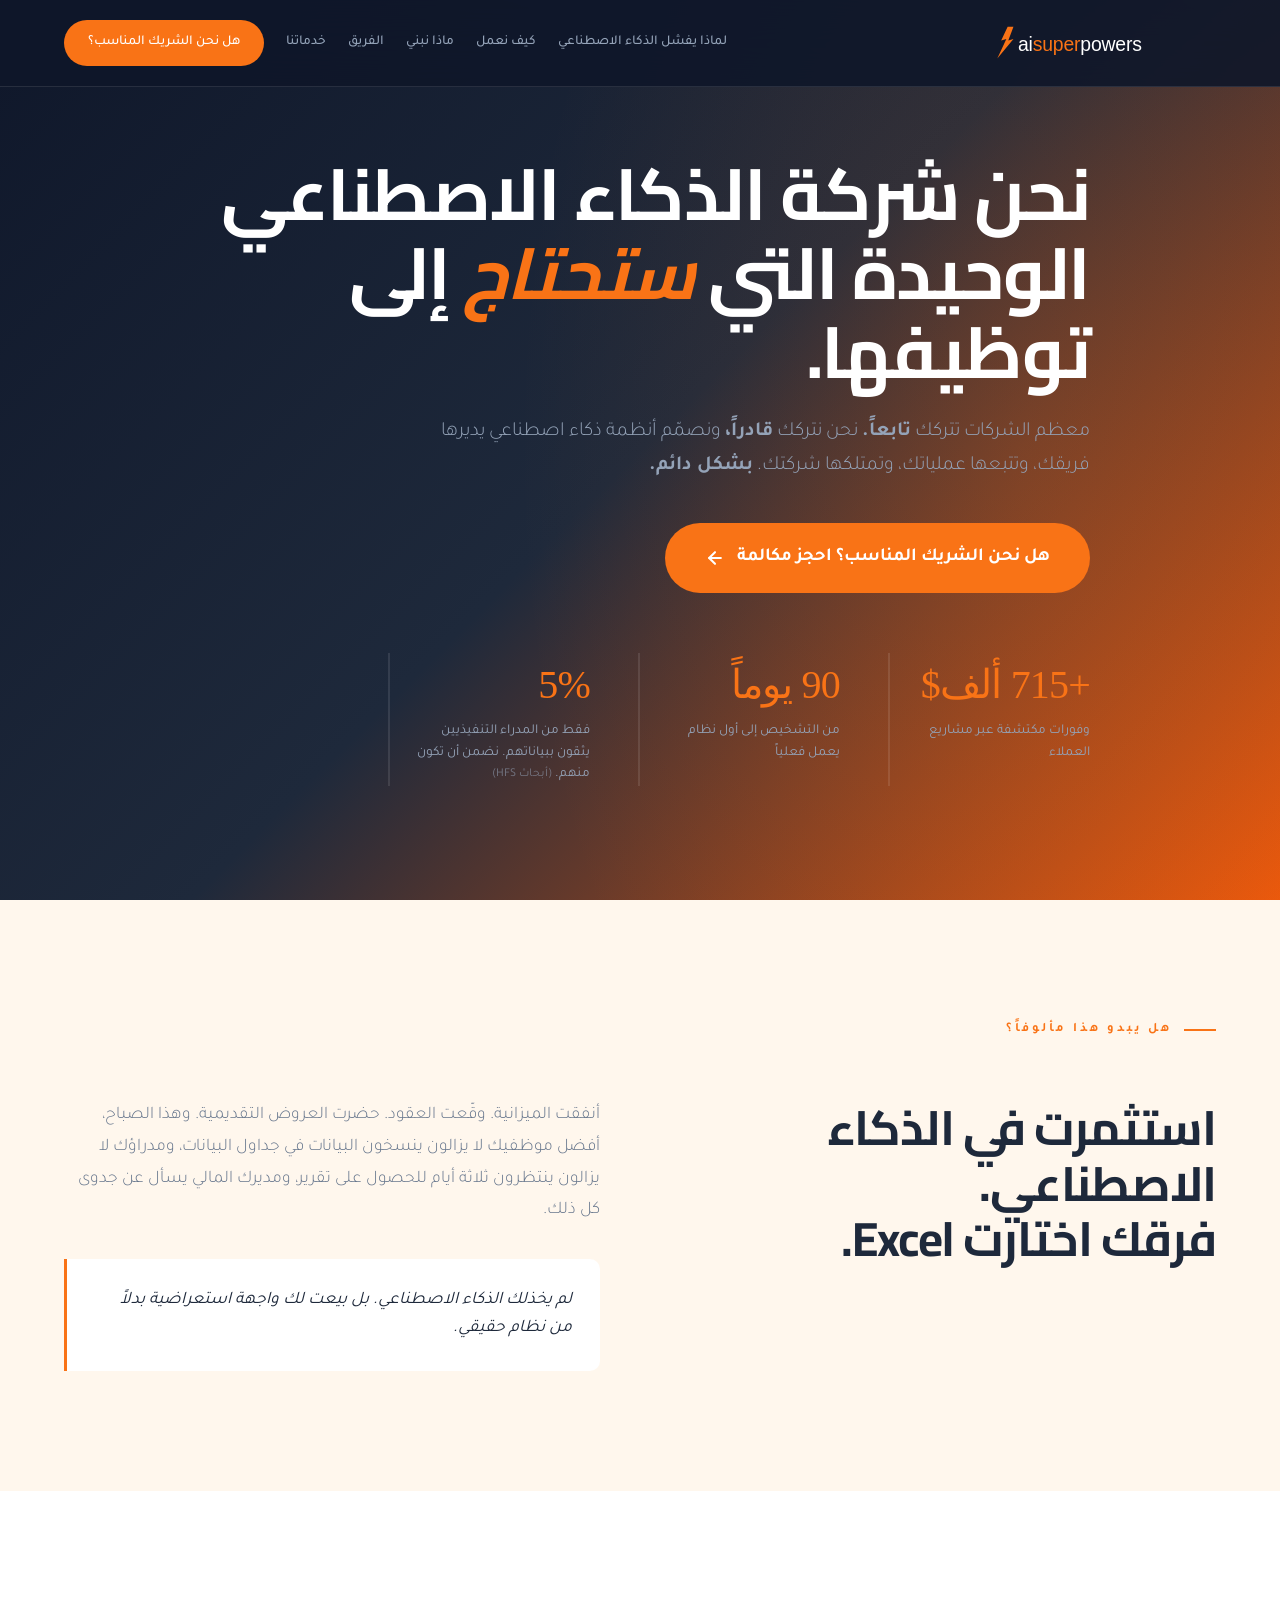
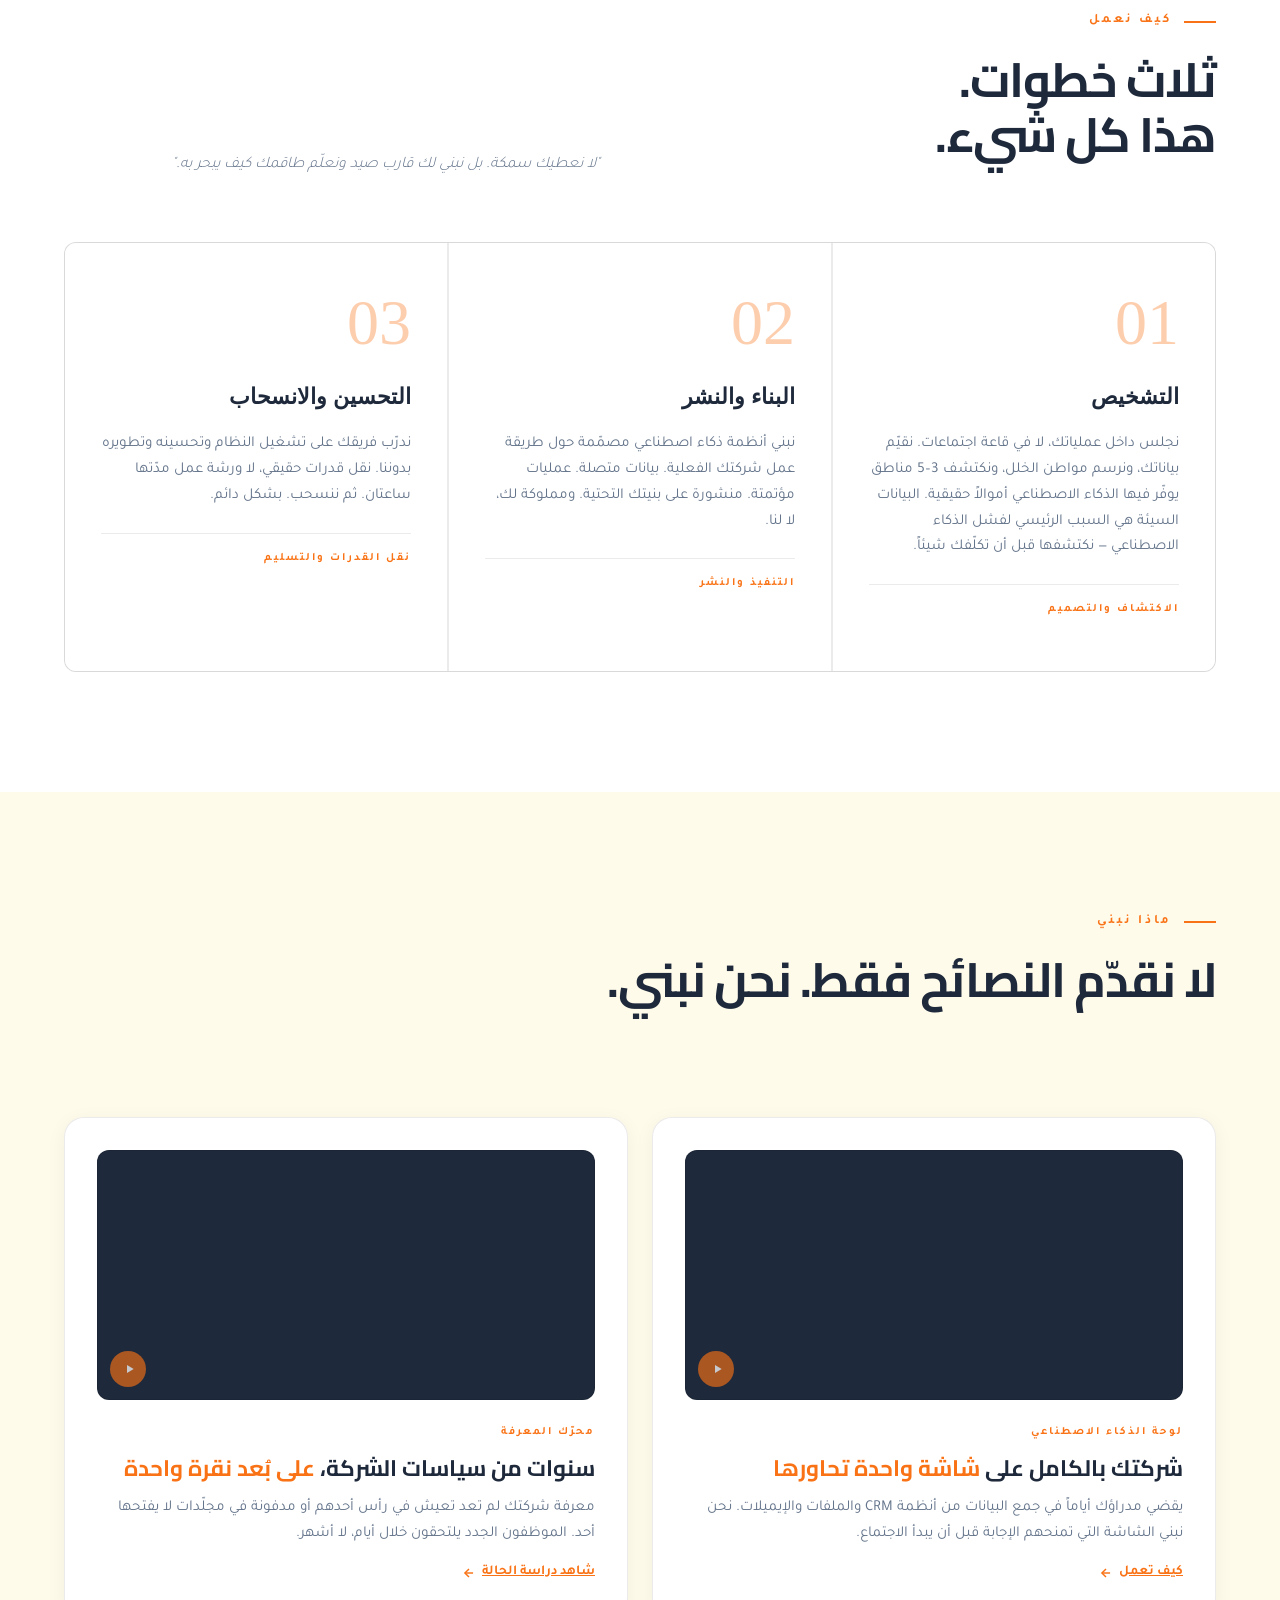
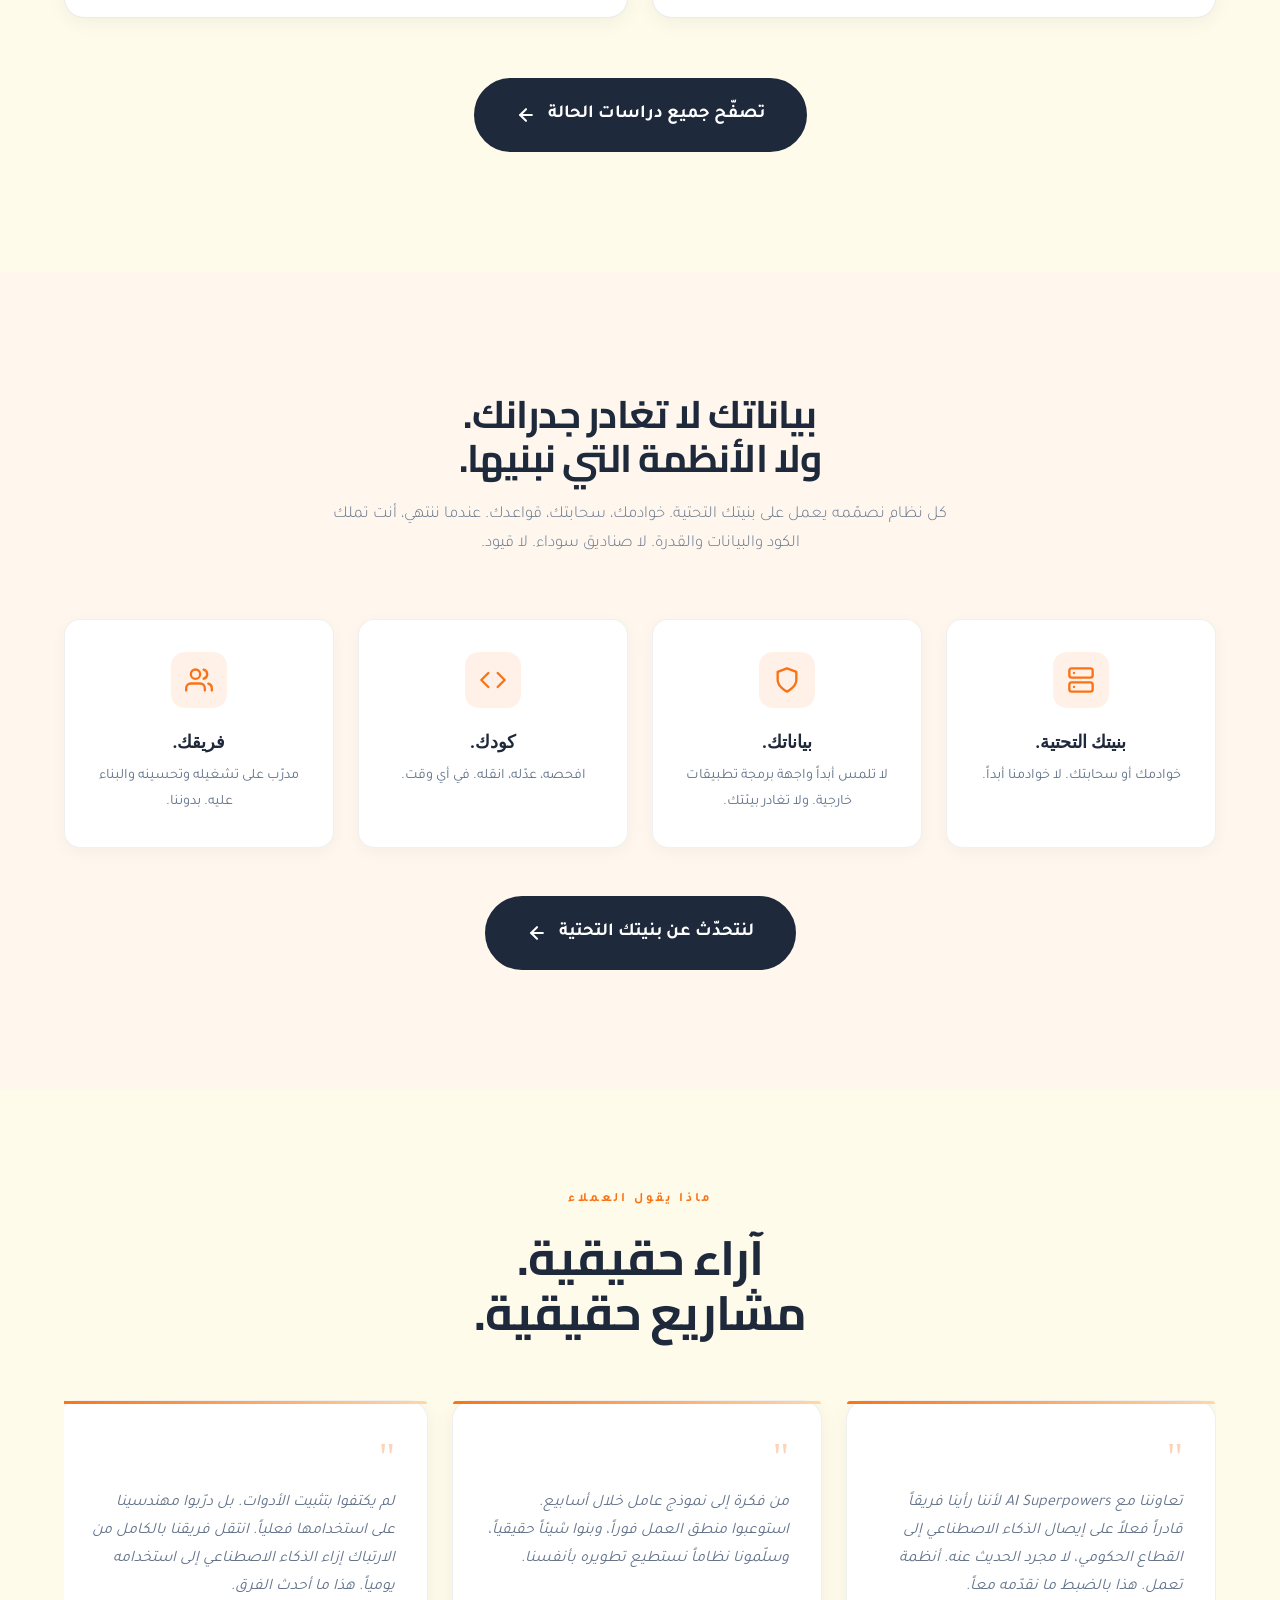
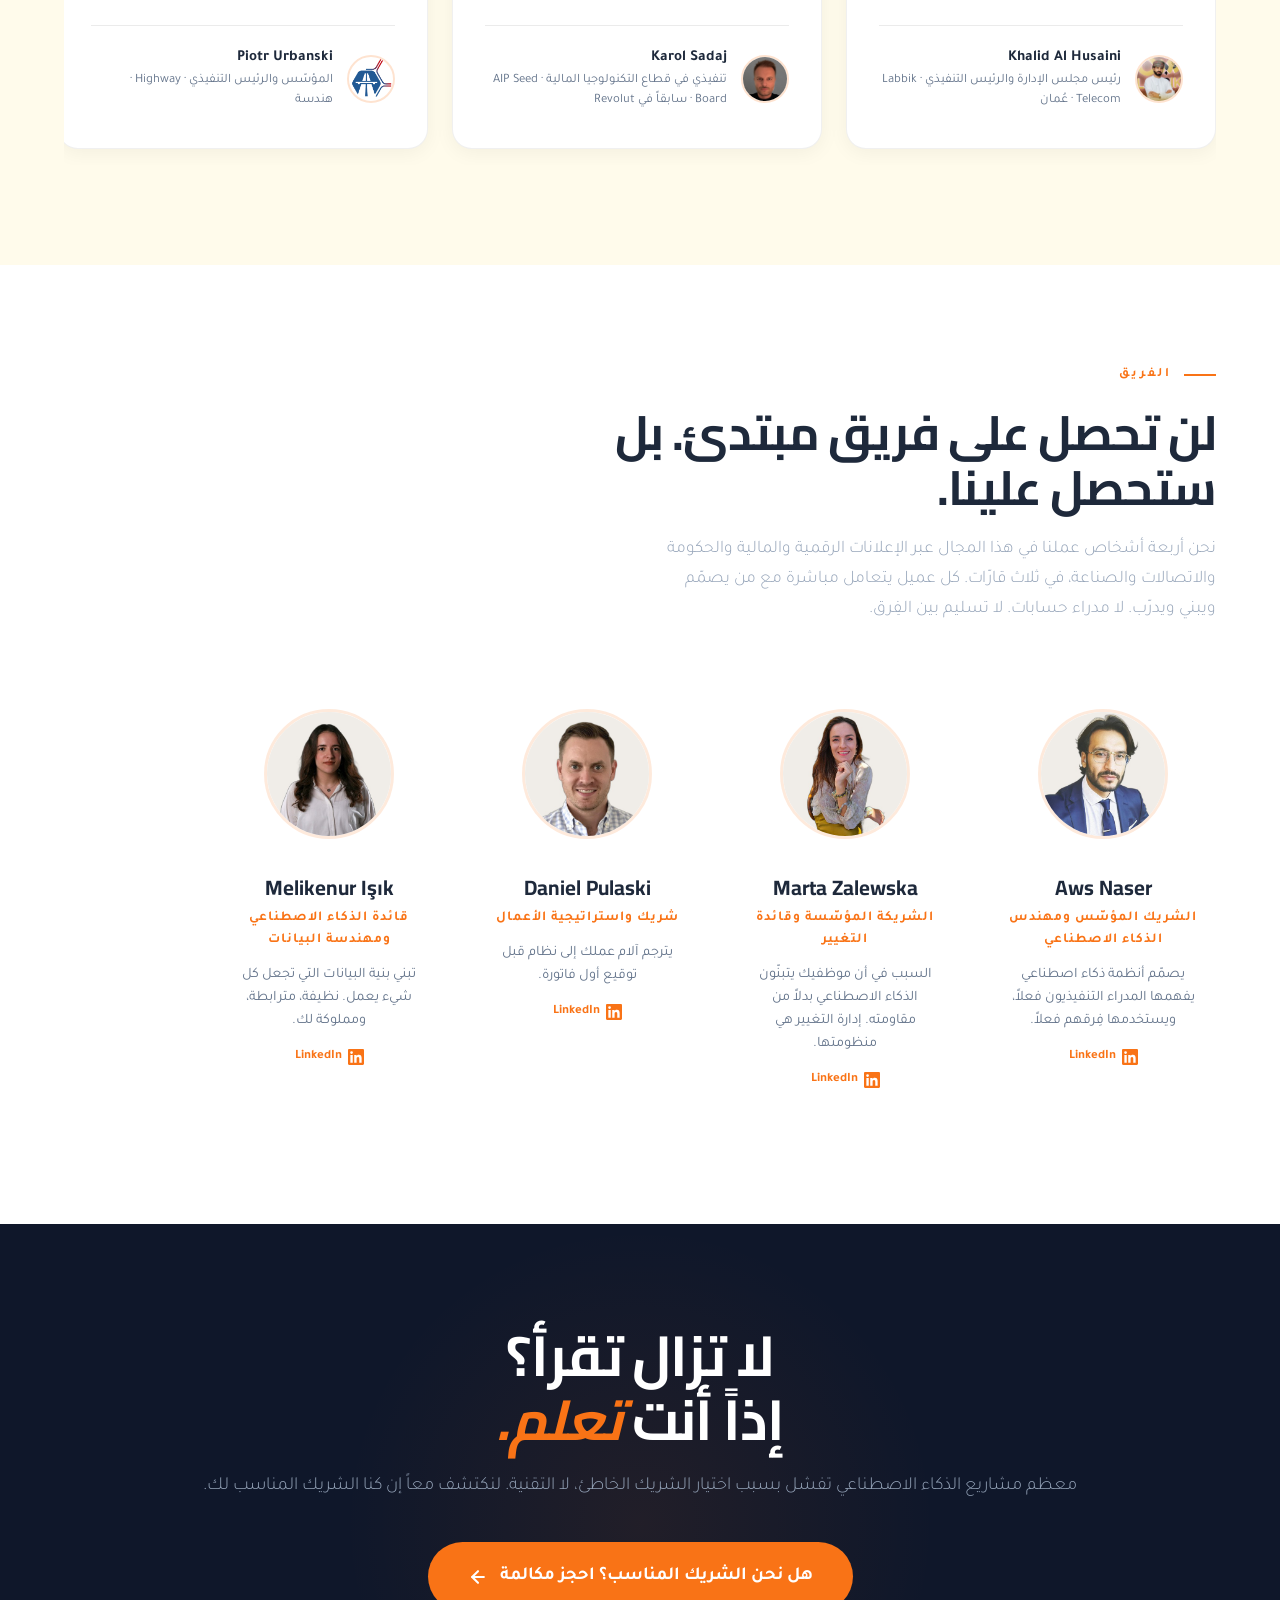
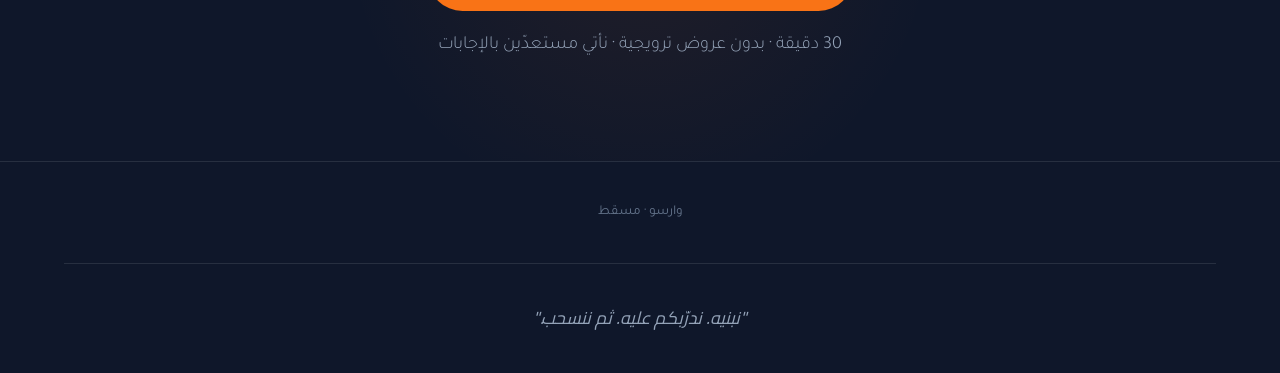
<file: index-ar.html>
<!DOCTYPE html>
<html lang="ar" dir="rtl">
<head>
    <meta charset="UTF-8">
    <meta name="viewport" content="width=device-width, initial-scale=1.0">
    <title>AI Superpowers | شركة الذكاء الاصطناعي الوحيدة التي ستحتاجها</title>
    <link rel="icon" type="image/svg+xml" href="data:image/svg+xml,<svg xmlns='http://www.w3.org/2000/svg' viewBox='0 0 32 32'><path d='M 18 2 L 8 15 L 15 14 L 6 30 L 26 13 L 18 14 L 26 2 Z' fill='%23F97316'/></svg>">
    <link href="https://fonts.googleapis.com/css2?family=Cairo:wght@600;700;800&family=Tajawal:wght@300;400;500;700&display=swap" rel="stylesheet">
    <link rel="stylesheet" href="styles.css">
    <style>
        body {
            background: var(--dark-navy);
            color: var(--white);
            font-family: 'Tajawal', sans-serif;
        }

        h1, h2, h3, .logo, .footer-tagline {
            font-family: 'Cairo', serif !important;
        }

        /* ===== RTL overrides for styles.css directional rules ===== */
        .mobile-menu { right: auto; left: -100%; transition: left 0.3s ease; }
        .mobile-menu.active { right: auto; left: 0; }
        .mobile-menu-backdrop { left: auto; right: 0; }
        .nav-hamburger span { left: auto; right: 12px; }
        .back-to-top { right: auto; left: 32px; }
        @media (max-width: 768px) { .back-to-top { right: auto; left: 20px; } }

        /* Flip directional arrows in CTAs and links */
        .cta-btn svg,
        .solution-link svg,
        .back-to-top svg { transform: scaleX(-1); }

        /* Hero backdrop glow — flip to the other side */
        .hero::before { right: auto; left: -20%; }

        /* Keep the logo wordmark rendering left-to-right (it's an English brand mark) */
        .logo, .logo svg, .logo text, .logo tspan { direction: ltr; unicode-bidi: embed; }

        /* Hero Section */
        .hero {
            min-height: 100vh;
            display: flex;
            flex-direction: column;
            justify-content: center;
            padding: 140px 0 100px;
            position: relative;
            background: linear-gradient(135deg, var(--dark-navy) 0%, var(--navy) 50%, var(--deep-orange) 100%);
        }

        .hero {
            overflow: hidden;
        }

        .hero::before {
            content: '';
            position: absolute;
            top: -50%;
            right: -20%;
            width: 80%;
            height: 200%;
            background: radial-gradient(ellipse, rgba(249,115,22,0.15) 0%, transparent 70%);
            pointer-events: none;
        }

        .hero-hook {
            font-size: 1.25rem;
            color: var(--gray-light);
            font-style: italic;
            margin-bottom: 24px;
            letter-spacing: 0.01em;
        }

        .hero h1 {
            font-size: clamp(2.5rem, 6vw, 4.5rem);
            line-height: 1.1;
            margin-bottom: 24px;
            max-width: 900px;
            letter-spacing: -0.02em;
        }

        .hero-nowrap {
            white-space: nowrap;
        }

        .hero h1 em {
            color: var(--orange);
            font-style: italic;
        }

        .hero-sub {
            font-size: 1.25rem;
            color: var(--gray-light);
            max-width: 650px;
            line-height: 1.7;
            margin-bottom: 40px;
            font-weight: 300;
        }

        /* Shared CTA Button Style - V5 Enhanced */
        .cta-btn {
            display: inline-flex;
            align-items: center;
            gap: 12px;
            padding: 20px 40px;
            background: var(--orange);
            color: var(--white);
            border: none;
            border-radius: 100px;
            font-size: 1.15rem;
            font-weight: 600;
            text-decoration: none;
            transition: all 0.3s;
            position: relative;
            overflow: hidden;
        }

        .cta-btn::before {
            content: '';
            position: absolute;
            top: 0;
            left: -100%;
            width: 100%;
            height: 100%;
            background: linear-gradient(90deg, transparent, rgba(255,255,255,0.15), transparent);
            transition: left 0.5s;
        }

        .cta-btn:hover::before {
            left: 100%;
        }

        .cta-btn:hover {
            background: var(--deep-orange);
            transform: translateY(-3px);
            box-shadow: 0 15px 40px rgba(249,115,22,0.35);
        }

        .cta-btn svg {
            transition: transform 0.3s;
        }

        .cta-btn:hover svg {
            transform: translateX(4px);
        }

        .cta-btn-outline {
            background: transparent;
            border: 2px solid var(--orange);
            color: var(--orange);
        }

        .cta-btn-outline:hover {
            background: var(--orange);
            color: var(--white);
        }

        /* CTA on light backgrounds */
        .cta-btn-dark {
            background: var(--navy);
            color: var(--white);
            border: 2px solid var(--navy);
        }

        .cta-btn-dark:hover {
            background: var(--dark-navy);
            border-color: var(--dark-navy);
            box-shadow: 0 15px 40px rgba(15,23,42,0.3);
        }

        .cta-note {
            margin-top: 12px;
            font-size: 0.8rem;
            color: var(--gray-light);
            letter-spacing: 0.02em;
        }

        .cta-note-dark {
            color: var(--gray);
        }

        .hero-stats {
            margin-top: 60px;
            display: flex;
            gap: 48px;
            flex-wrap: wrap;
        }

        .hero-stat {
            border-left: 2px solid var(--border);
            padding-left: 20px;
        }

        .hero-stat-number {
            font-family: 'Playfair Display', serif;
            font-size: 2.5rem;
            color: var(--orange);
            letter-spacing: -0.02em;
        }

        .hero-stat-label {
            font-size: 0.85rem;
            color: var(--gray-light);
            margin-top: 4px;
            max-width: 180px;
        }

        /* Section Shared Styles */
        section {
            padding: 120px 0;
        }

        .section-label {
            color: var(--orange);
            font-weight: 600;
            font-size: 0.8rem;
            text-transform: uppercase;
            letter-spacing: 3px;
            margin-bottom: 20px;
            display: flex;
            align-items: center;
            gap: 12px;
        }

        .section-label::before {
            content: '';
            width: 32px;
            height: 2px;
            background: var(--orange);
        }

        .section-label-centered {
            justify-content: center;
        }

        .section-label-centered::before {
            display: none;
        }

        .section-title {
            font-size: clamp(2rem, 4vw, 3rem);
            margin-bottom: 20px;
            max-width: 700px;
            line-height: 1.15;
            letter-spacing: -0.02em;
        }

        .section-title-centered {
            text-align: center;
            margin-left: auto;
            margin-right: auto;
        }

        .section-subtitle {
            font-size: 1.1rem;
            color: var(--gray-light);
            max-width: 560px;
            line-height: 1.7;
            font-weight: 300;
        }

        .section-subtitle-centered {
            text-align: center;
            margin-left: auto;
            margin-right: auto;
        }

        /* Problem Section */
        .problem {
            background: var(--light-peach);
            color: var(--navy);
        }

        .problem .section-label {
            color: var(--orange);
        }

        .problem .section-title {
            color: var(--navy);
        }

        .problem-grid {
            display: grid;
            grid-template-columns: 1fr 1fr;
            gap: 80px;
            align-items: start;
            margin-top: 60px;
        }

        .problem-text {
            font-size: 1.1rem;
            color: var(--gray);
            line-height: 1.8;
            font-weight: 300;
            margin-bottom: 32px;
        }

        .problem-conclusion {
            font-size: 1.1rem;
            color: var(--navy);
            font-style: italic;
            font-weight: 400;
            line-height: 1.6;
            padding: 28px;
            border-left: 3px solid var(--orange);
            background: var(--white);
            border-radius: 0 10px 10px 0;
        }

        /* Method Section */
        .method {
            background: var(--white);
            color: var(--navy);
        }

        .method .section-label {
            color: var(--orange);
        }

        .method .section-title {
            color: var(--navy);
        }

        .method-header {
            display: grid;
            grid-template-columns: 1fr 1fr;
            gap: 80px;
            margin-bottom: 60px;
            align-items: end;
        }

        .method-tagline {
            font-size: 1rem;
            color: var(--gray);
            font-style: italic;
            font-weight: 300;
            align-self: end;
            padding-bottom: 4px;
        }

        .steps-grid {
            display: grid;
            grid-template-columns: repeat(3, 1fr);
            gap: 2px;
            background: rgba(0,0,0,0.08);
            border: 1px solid rgba(0,0,0,0.08);
            border-radius: 12px;
            overflow: hidden;
        }

        .step-card {
            background: var(--white);
            padding: 48px 36px;
            transition: background 0.3s;
        }

        .step-card:hover {
            background: var(--light-gray);
        }

        .step-number {
            font-family: 'Playfair Display', serif;
            font-size: 4rem;
            color: rgba(249,115,22,0.35);
            line-height: 1;
            margin-bottom: 24px;
        }

        .step-title {
            font-family: 'Playfair Display', serif;
            font-size: 1.4rem;
            font-weight: 700;
            color: var(--navy);
            margin-bottom: 16px;
        }

        .step-body {
            font-size: 0.95rem;
            color: var(--gray);
            line-height: 1.7;
        }

        .step-tag {
            display: inline-block;
            margin-top: 24px;
            font-size: 0.7rem;
            font-weight: 600;
            letter-spacing: 2px;
            text-transform: uppercase;
            color: var(--orange);
            border-top: 1px solid rgba(0,0,0,0.08);
            padding-top: 16px;
            width: 100%;
        }

        /* Solutions Section */
        .solutions {
            background: var(--cream);
            color: var(--navy);
        }

        .solutions .section-title {
            color: var(--navy);
        }

        .solutions .section-subtitle {
            color: var(--gray);
        }

        .solutions-grid {
            display: grid;
            grid-template-columns: repeat(2, 1fr);
            gap: 24px;
            margin-top: 60px;
        }

        .solution-card {
            background: var(--white);
            border: 1px solid rgba(0,0,0,0.08);
            border-radius: 20px;
            padding: 32px;
            transition: all 0.4s;
            box-shadow: 0 4px 20px rgba(0,0,0,0.05);
            text-decoration: none;
            color: inherit;
            display: block;
            cursor: pointer;
        }

        .solution-card:hover {
            border-color: var(--orange);
            transform: translateY(-4px);
            box-shadow: 0 15px 40px rgba(249,115,22,0.12);
        }

        .solution-visual {
            margin-bottom: 24px;
            border-radius: 12px;
            overflow: hidden;
            background: var(--navy);
            border: 1px solid rgba(0,0,0,0.1);
        }

        .solution-visual video {
            width: 100%;
            display: block;
            cursor: pointer;
        }

        /* Play icon overlay on video */
        .solution-visual {
            position: relative;
        }

        .solution-visual::after {
            content: '';
            position: absolute;
            bottom: 12px;
            left: 12px;
            width: 36px;
            height: 36px;
            background: rgba(249,115,22,0.85);
            border-radius: 50%;
            background-image: url("data:image/svg+xml,%3Csvg xmlns='http://www.w3.org/2000/svg' viewBox='0 0 24 24' fill='white'%3E%3Cpolygon points='9,6 19,12 9,18'/%3E%3C/svg%3E");
            background-repeat: no-repeat;
            background-position: 55% 50%;
            background-size: 16px;
            opacity: 0.75;
            transition: all 0.3s;
            pointer-events: none;
        }

        .solution-visual:hover::after {
            opacity: 1;
            transform: scale(1.1);
        }

        /* Video lightbox */
        .video-lightbox {
            display: none;
            position: fixed;
            top: 0;
            left: 0;
            width: 100%;
            height: 100%;
            z-index: 9999;
            background: rgba(0,0,0,0.85);
            backdrop-filter: blur(8px);
            align-items: center;
            justify-content: center;
            cursor: pointer;
        }

        .video-lightbox.active {
            display: flex;
        }

        .video-lightbox-content {
            position: relative;
            width: 75%;
            max-width: 960px;
            border-radius: 16px;
            overflow: hidden;
            box-shadow: 0 25px 80px rgba(0,0,0,0.5);
            cursor: default;
        }

        .video-lightbox-content video {
            width: 100%;
            display: block;
            border-radius: 16px;
        }

        .video-lightbox-close {
            position: absolute;
            top: 16px;
            right: 16px;
            width: 40px;
            height: 40px;
            background: rgba(0,0,0,0.6);
            border: none;
            border-radius: 50%;
            color: white;
            font-size: 1.2rem;
            cursor: pointer;
            display: flex;
            align-items: center;
            justify-content: center;
            transition: background 0.3s;
            z-index: 10;
        }

        .video-lightbox-close:hover {
            background: rgba(249,115,22,0.8);
        }

        /* Spread Cards for Training */
        .training-cards {
            background: var(--navy);
            border: 1px solid rgba(0,0,0,0.1);
            border-radius: 12px;
            padding: 20px 0;
        }

        .spread-cards {
            position: relative;
            width: 100%;
            height: 220px;
            display: flex;
            align-items: center;
            justify-content: center;
            gap: 0;
        }

        .spread-card {
            width: 160px;
            border-radius: 10px;
            box-shadow: 0 8px 25px rgba(0,0,0,0.3);
            overflow: hidden;
            transition: transform 0.3s ease, box-shadow 0.3s ease;
            flex-shrink: 0;
            margin: 0 -20px;
        }

        .spread-card img {
            width: 100%;
            display: block;
        }

        .spread-card:nth-child(1) {
            transform: rotate(-10deg);
            z-index: 1;
        }

        .spread-card:nth-child(2) {
            transform: rotate(0deg);
            z-index: 2;
        }

        .spread-card:nth-child(3) {
            transform: rotate(10deg);
            z-index: 1;
        }

        .spread-card:hover {
            transform: rotate(0deg) scale(1.1) translateY(-8px);
            z-index: 10;
            box-shadow: 0 15px 40px rgba(0,0,0,0.5);
        }

        .solution-label {
            font-size: 0.7rem;
            text-transform: uppercase;
            letter-spacing: 2px;
            color: var(--orange);
            font-weight: 600;
            margin-bottom: 12px;
        }

        .solution-title {
            font-family: 'Playfair Display', serif;
            font-size: 1.4rem;
            margin-bottom: 12px;
            line-height: 1.3;
            color: var(--navy);
        }

        .solution-title em {
            color: var(--orange);
            font-style: normal;
        }

        .solution-desc {
            color: var(--gray);
            font-size: 0.95rem;
            line-height: 1.65;
        }

        /* V5: Solution card "see case study" link */
        .solution-link {
            display: inline-flex;
            align-items: center;
            gap: 6px;
            margin-top: 16px;
            font-size: 0.85rem;
            font-weight: 600;
            color: var(--orange);
            transition: gap 0.3s;
        }

        .solution-card:hover .solution-link {
            gap: 10px;
        }

        .solutions-cta {
            text-align: center;
            margin-top: 60px;
        }

        /* Data Sovereignty Section */
        .ownership {
            background: var(--light-peach);
            color: var(--navy);
        }

        .ownership .section-title {
            color: var(--navy);
            text-align: center;
            margin-left: auto;
            margin-right: auto;
            font-size: clamp(1.5rem, 3vw, 2.75rem);
        }

        .ownership .section-label {
            justify-content: center;
        }

        .ownership .section-label::before {
            display: none;
        }

        .own-desc {
            text-align: center;
            max-width: 640px;
            margin: 0 auto 60px;
            font-size: 1.05rem;
            color: var(--gray);
            line-height: 1.75;
            font-weight: 300;
        }

        .own-cards {
            display: grid;
            grid-template-columns: repeat(4, 1fr);
            gap: 24px;
        }

        .own-card {
            background: var(--white);
            border: 1px solid rgba(0,0,0,0.06);
            border-radius: 16px;
            padding: 32px 24px;
            text-align: center;
            transition: all 0.3s;
            box-shadow: 0 4px 16px rgba(0,0,0,0.04);
        }

        .own-card:hover {
            transform: translateY(-4px);
            box-shadow: 0 12px 32px rgba(249,115,22,0.12);
            border-color: var(--orange);
        }

        .own-card-icon {
            width: 56px;
            height: 56px;
            background: rgba(249,115,22,0.1);
            border-radius: 14px;
            display: flex;
            align-items: center;
            justify-content: center;
            margin: 0 auto 20px;
        }

        .own-card-icon svg {
            width: 28px;
            height: 28px;
            color: var(--orange);
        }

        .own-card strong {
            font-family: 'Playfair Display', serif;
            font-weight: 700;
            font-size: 1.1rem;
            color: var(--navy);
            display: block;
            margin-bottom: 8px;
        }

        .own-card span {
            font-size: 0.9rem;
            color: var(--gray);
            line-height: 1.6;
        }

        .own-cta {
            text-align: center;
            margin-top: 48px;
        }

        /* V5: Team Section */
        .team {
            background: var(--white);
            color: var(--navy);
            padding: 100px 0;
        }

        .team .section-title {
            color: var(--navy);
        }

        .team-grid {
            display: grid;
            grid-template-columns: repeat(4, 1fr);
            gap: 32px;
            margin-top: 60px;
            max-width: 1000px;
        }

        .team-card {
            text-align: center;
            text-decoration: none;
            color: inherit;
            display: block;
            padding: 24px 16px;
            border-radius: 16px;
            transition: all 0.3s;
        }

        .team-card:hover {
            background: var(--light-peach);
            transform: translateY(-4px);
        }

        .team-photo {
            width: 130px;
            height: 130px;
            border-radius: 50%;
            margin: 0 auto 20px;
            object-fit: cover;
            border: 3px solid rgba(249,115,22,0.15);
            transition: border-color 0.3s;
        }

        .team-card:hover .team-photo {
            border-color: var(--orange);
        }

        .team-name {
            font-family: 'Playfair Display', serif;
            font-size: 1.3rem;
            margin-bottom: 4px;
            color: var(--navy);
        }

        .team-role {
            font-size: 0.85rem;
            color: var(--orange);
            font-weight: 600;
            text-transform: uppercase;
            letter-spacing: 1px;
            margin-bottom: 12px;
        }

        .team-bio {
            font-size: 0.9rem;
            color: var(--gray);
            line-height: 1.6;
        }

        .team-linkedin {
            display: inline-flex;
            align-items: center;
            gap: 6px;
            margin-top: 14px;
            font-size: 0.8rem;
            font-weight: 600;
            color: var(--orange);
            transition: gap 0.3s;
        }

        .team-linkedin svg {
            color: var(--orange);
        }

        .team-card:hover .team-linkedin {
            gap: 10px;
        }

        /* Testimonials Section - 3 boxes visible, horizontal scroll, warm theme */
        .testimonials {
            background: var(--cream);
            color: var(--navy);
            padding: 100px 0;
            overflow: visible;
        }

        .testimonials .section-title {
            color: var(--navy);
        }

        .testimonials .container {
            overflow: visible;
        }

        .testimonials-scroll {
            overflow-x: auto;
            overflow-y: hidden;
            -webkit-overflow-scrolling: touch;
            margin-top: 60px;
            padding-bottom: 16px;
        }

        .testimonials-scroll::-webkit-scrollbar {
            height: 6px;
        }

        .testimonials-scroll::-webkit-scrollbar-track {
            background: rgba(0,0,0,0.05);
            border-radius: 3px;
        }

        .testimonials-scroll::-webkit-scrollbar-thumb {
            background: var(--orange);
            border-radius: 3px;
        }

        .testimonials-grid {
            display: flex;
            gap: 24px;
            width: max-content;
        }

        .testimonial-card {
            background: var(--white);
            border: 1px solid rgba(0,0,0,0.06);
            border-radius: 20px;
            padding: 36px 32px;
            box-shadow: 0 4px 20px rgba(0,0,0,0.05);
            display: flex;
            flex-direction: column;
            width: 370px;
            flex-shrink: 0;
            position: relative;
        }

        .testimonial-card::before {
            content: '';
            position: absolute;
            top: 0;
            left: 0;
            right: 0;
            height: 3px;
            background: linear-gradient(90deg, var(--orange), var(--peach));
            border-radius: 20px 20px 0 0;
        }

        .testimonial-quote {
            font-size: 2.5rem;
            color: var(--orange);
            opacity: 0.3;
            font-family: 'Playfair Display', serif;
            line-height: 1;
            margin-bottom: 12px;
        }

        .testimonial-text {
            font-size: 1rem;
            color: var(--gray);
            line-height: 1.75;
            font-style: italic;
            flex: 1;
            margin-bottom: 24px;
        }

        .testimonial-author {
            display: flex;
            align-items: center;
            gap: 14px;
            padding-top: 20px;
            border-top: 1px solid rgba(0,0,0,0.08);
            margin-top: auto;
        }

        .testimonial-photo {
            width: 48px;
            height: 48px;
            border-radius: 50%;
            object-fit: cover;
            border: 2px solid rgba(249,115,22,0.2);
            flex-shrink: 0;
        }

        .testimonial-avatar {
            width: 48px;
            height: 48px;
            border-radius: 50%;
            background: var(--navy);
            display: flex;
            align-items: center;
            justify-content: center;
            font-weight: 700;
            font-size: 0.8rem;
            color: var(--white);
            flex-shrink: 0;
        }

        .testimonial-info-name {
            font-weight: 600;
            font-size: 0.95rem;
            color: var(--navy);
        }

        .testimonial-info-role {
            font-size: 0.8rem;
            color: var(--gray);
        }

        /* Final CTA - V5: Enhanced */
        .final-cta {
            background: var(--dark-navy);
            text-align: center;
            padding: 100px 0 60px;
            position: relative;
            overflow: hidden;
        }

        .final-cta::before {
            content: '';
            position: absolute;
            top: 0;
            left: 50%;
            transform: translateX(-50%);
            width: 600px;
            height: 600px;
            background: radial-gradient(circle, rgba(249,115,22,0.08) 0%, transparent 70%);
            pointer-events: none;
        }

        .final-cta h2 {
            font-size: clamp(2rem, 5vw, 3.5rem);
            margin-bottom: 20px;
            line-height: 1.15;
            letter-spacing: -0.02em;
            position: relative;
        }

        .final-cta h2 em {
            color: var(--orange);
            font-style: italic;
        }

        .final-cta p {
            font-size: 1.15rem;
            color: var(--gray-light);
            margin-bottom: 40px;
            font-weight: 300;
            position: relative;
        }

        .final-cta .cta-btn {
            position: relative;
        }

        .final-cta-note {
            margin-top: 20px;
            font-size: 0.9rem;
            color: var(--gray);
            position: relative;
        }

        /* V5: Scarcity badge */
        .scarcity {
            display: inline-block;
            background: rgba(249,115,22,0.1);
            border: 1px solid rgba(249,115,22,0.25);
            color: var(--orange);
            padding: 8px 20px;
            border-radius: 100px;
            font-size: 0.8rem;
            font-weight: 600;
            letter-spacing: 0.5px;
            margin-bottom: 24px;
        }

        .scarcity-dark {
            background: rgba(249,115,22,0.08);
            border-color: rgba(249,115,22,0.2);
        }

        /* Responsive — Tablet */
        @media (max-width: 1024px) {
            section {
                padding: 80px 0;
            }

            .nav-links {
                gap: 20px;
            }

            .problem-grid {
                grid-template-columns: 1fr;
                gap: 40px;
            }

            .method-header {
                grid-template-columns: 1fr;
                gap: 24px;
            }

            .steps-grid {
                grid-template-columns: 1fr;
            }

            .solutions-grid {
                grid-template-columns: 1fr;
            }

            .own-cards {
                grid-template-columns: repeat(2, 1fr);
            }

            .own-desc {
                font-size: 1rem;
            }

            .testimonial-card {
                width: 300px;
            }

            .team-grid {
                grid-template-columns: repeat(2, 1fr);
            }

            .hero {
                padding: 120px 0 80px;
                min-height: auto;
            }

            .final-cta {
                padding: 80px 0 60px;
            }
        }

        /* Responsive — Mobile */
        @media (max-width: 768px) {
            /* Hero */
            .hero {
                padding: 100px 0 60px;
                min-height: auto;
            }

            .hero h1 {
                font-size: 2rem;
                margin-bottom: 16px;
            }

            .hero-sub {
                font-size: 1.05rem;
                margin-bottom: 32px;
            }

            .hero-stats {
                flex-direction: column;
                gap: 24px;
                margin-top: 40px;
            }

            .hero-stat-number {
                font-size: 2rem;
            }

            /* CTA buttons */
            .cta-btn {
                padding: 16px 28px;
                font-size: 1rem;
                width: 100%;
                justify-content: center;
            }

            .cta-btn-dark {
                width: 100%;
            }

            /* Section spacing */
            section {
                padding: 60px 0;
            }

            .section-title {
                font-size: 1.75rem;
            }

            .section-subtitle {
                font-size: 1rem;
            }

            /* Problem */
            .problem-grid {
                grid-template-columns: 1fr;
                gap: 32px;
                margin-top: 32px;
            }

            .problem-text {
                font-size: 1rem;
            }

            .problem-conclusion {
                font-size: 1rem;
                padding: 20px;
            }

            /* Method */
            .method-header {
                grid-template-columns: 1fr;
                gap: 16px;
                margin-bottom: 32px;
            }

            .method-tagline {
                font-size: 0.95rem;
            }

            .steps-grid {
                grid-template-columns: 1fr;
            }

            .step-card {
                padding: 32px 24px;
            }

            .step-number {
                font-size: 2.5rem;
            }

            .step-title {
                font-size: 1.2rem;
            }

            /* Lightbox */
            .video-lightbox-content {
                width: 95%;
            }

            /* Solutions */
            .solutions-grid {
                grid-template-columns: 1fr;
                gap: 20px;
                margin-top: 32px;
            }

            .solution-card {
                padding: 24px;
            }

            .solution-title {
                font-size: 1.2rem;
            }

            .spread-cards {
                height: 180px;
            }

            .spread-card {
                width: 120px;
                margin: 0 -15px;
            }

            /* Data Sovereignty */
            .own-cards {
                grid-template-columns: 1fr 1fr;
                gap: 16px;
            }

            .own-card {
                padding: 24px 16px;
            }

            .own-card-icon {
                width: 48px;
                height: 48px;
                margin-bottom: 16px;
            }

            .own-card-icon svg {
                width: 24px;
                height: 24px;
            }

            .own-card strong {
                font-size: 1rem;
            }

            .own-card span {
                font-size: 0.85rem;
            }

            .own-desc {
                font-size: 0.95rem;
                margin-bottom: 40px;
            }

            .own-cta {
                margin-top: 32px;
            }

            /* Testimonials */
            .testimonials {
                padding: 60px 0;
            }

            .testimonial-card {
                width: 280px;
                padding: 28px 24px;
            }

            .testimonial-quote {
                font-size: 2rem;
            }

            .testimonial-text {
                font-size: 0.9rem;
            }

            /* Team */
            .team {
                padding: 60px 0;
            }

            .team-grid {
                grid-template-columns: repeat(2, 1fr);
                gap: 16px;
                max-width: 400px;
                margin-left: auto;
                margin-right: auto;
            }

            .team-photo {
                width: 90px;
                height: 90px;
            }

            .team-name {
                font-size: 1.05rem;
            }

            .team-role {
                font-size: 0.7rem;
            }

            .team-bio {
                font-size: 0.8rem;
            }

            /* Final CTA */
            .final-cta {
                padding: 60px 0 40px;
            }

            .final-cta h2 {
                font-size: 1.75rem;
            }

            .final-cta p {
                font-size: 1rem;
            }

        }

        /* Responsive — Small phones */
        @media (max-width: 480px) {
            .hero {
                padding: 80px 0 50px;
            }

            .hero h1 {
                font-size: 1.65rem;
            }

            .hero-sub {
                font-size: 0.95rem;
            }

            .section-title {
                font-size: 1.5rem;
            }

            .step-number {
                font-size: 2rem;
            }

            .step-card {
                padding: 24px 20px;
            }

            .cta-btn {
                padding: 14px 20px;
                font-size: 0.9rem;
            }

            /* Data Sovereignty — stack to 1 col on small phones */
            .own-cards {
                grid-template-columns: 1fr;
                gap: 12px;
            }

            .own-card {
                padding: 20px 16px;
            }

            .solution-card {
                padding: 16px;
            }

            .testimonial-card {
                width: 260px;
                padding: 24px 20px;
            }

            .team-grid {
                grid-template-columns: 1fr;
                max-width: 200px;
            }

            .spread-cards {
                height: 140px;
            }

            .spread-card {
                width: 90px;
                margin: 0 -10px;
            }

            .final-cta h2 {
                font-size: 1.5rem;
            }
        }
    </style>
</head>
<body>

<!-- Navigation -->
<nav>
    <div class="container">
        <a href="#" class="logo">
                <svg xmlns="http://www.w3.org/2000/svg" viewBox="0 0 340 52" width="220" height="36">
                    <path d="M 18 1 L 8 22 L 16 20 L 2 50 L 27 20 L 19 22 L 27 1 Z" fill="#F97316"/>
                    <text x="34" y="38" font-family="'Inter', 'Helvetica Neue', Arial, sans-serif" font-size="30" font-weight="400" letter-spacing="-0.3"><tspan fill="#ffffff">ai</tspan><tspan fill="#F97316">super</tspan><tspan fill="#ffffff">powers</tspan></text>
                </svg>
            </a>
        <div class="nav-links">
            <a href="#mirror">لماذا يفشل الذكاء الاصطناعي</a>
            <a href="#method">كيف نعمل</a>
            <a href="#solutions">ماذا نبني</a>
            <a href="#team">الفريق</a>
            <a href="packages.html">خدماتنا</a>
            <a href="https://calendly.com/daniel-aisuperpowers/30min" target="_blank" class="nav-cta">هل نحن الشريك المناسب؟</a>
        </div>
        <button class="nav-hamburger" id="navHamburger" aria-label="Open menu">
            <span></span>
            <span></span>
            <span></span>
        </button>
    </div>
</nav>

<!-- Mobile Menu -->
<div class="mobile-menu-backdrop" id="mobileBackdrop"></div>
<div class="mobile-menu" id="mobileMenu">
    <a href="#mirror">لماذا يفشل الذكاء الاصطناعي</a>
    <a href="#method">كيف نعمل</a>
    <a href="#solutions">ماذا نبني</a>
    <a href="#team">الفريق</a>
    <a href="packages.html">خدماتنا</a>
    <a href="https://calendly.com/daniel-aisuperpowers/30min" target="_blank" class="mobile-menu-cta">هل نحن الشريك المناسب؟</a>
</div>

<!-- Hero Section -->
<section class="hero">
    <div class="container">
        <h1 class="fade-in">نحن شركة الذكاء الاصطناعي<br>الوحيدة التي <em>ستحتاج</em> إلى توظيفها.</h1>
        <p class="hero-sub fade-in">معظم الشركات تتركك <strong>تابعاً.</strong> نحن نتركك <strong>قادراً،</strong> ونصمّم أنظمة ذكاء اصطناعي يديرها فريقك، وتتبعها عملياتك، وتمتلكها شركتك. <strong>بشكل دائم.</strong></p>
        <a href="https://calendly.com/daniel-aisuperpowers/30min" target="_blank" class="cta-btn fade-in">
            هل نحن الشريك المناسب؟ احجز مكالمة
            <svg width="20" height="20" viewBox="0 0 24 24" fill="none" stroke="currentColor" stroke-width="2.5" stroke-linecap="round" stroke-linejoin="round"><line x1="5" y1="12" x2="19" y2="12"/><polyline points="12 5 19 12 12 19"/></svg>
        </a>
        <div class="hero-stats fade-in">
            <div class="hero-stat">
                <div class="hero-stat-number">+715 ألف$</div>
                <div class="hero-stat-label">وفورات مكتشفة عبر مشاريع العملاء</div>
            </div>
            <div class="hero-stat">
                <div class="hero-stat-number">90 يوماً</div>
                <div class="hero-stat-label">من التشخيص إلى أول نظام يعمل فعلياً</div>
            </div>
            <div class="hero-stat">
                <div class="hero-stat-number">5%</div>
                <div class="hero-stat-label">فقط من المدراء التنفيذيين يثقون ببياناتهم. نضمن أن تكون منهم. <span style="opacity: 0.6; font-size: 0.75rem;">(أبحاث HFS)</span></div>
            </div>
        </div>
    </div>
</section>

<!-- Problem Section -->
<section class="problem" id="mirror">
    <div class="container">
        <div class="section-label fade-in">هل يبدو هذا مألوفاً؟</div>
        <div class="problem-grid">
            <div class="fade-in">
                <h2 class="section-title">استثمرت في الذكاء الاصطناعي.<br>فرقك اختارت Excel.</h2>
            </div>
            <div class="fade-in">
                <p class="problem-text">
                    أنفقت الميزانية. وقّعت العقود. حضرت العروض التقديمية. وهذا الصباح، أفضل موظفيك لا يزالون ينسخون البيانات في جداول البيانات، ومدراؤك لا يزالون ينتظرون ثلاثة أيام للحصول على تقرير، ومديرك المالي يسأل عن جدوى كل ذلك.
                </p>
                <div class="problem-conclusion">
                    لم يخذلك الذكاء الاصطناعي. بل بيعت لك واجهة استعراضية بدلاً من نظام حقيقي.
                </div>
            </div>
        </div>
    </div>
</section>

<!-- Method Section -->
<section class="method" id="method">
    <div class="container">
        <div class="method-header">
            <div>
                <div class="section-label fade-in">كيف نعمل</div>
                <h2 class="section-title fade-in">ثلاث خطوات.<br>هذا كل شيء.</h2>
            </div>
            <div class="method-tagline fade-in">
                "لا نعطيك سمكة. بل نبني لك قارب صيد ونعلّم طاقمك كيف يبحر به."
            </div>
        </div>

        <div class="steps-grid">
            <div class="step-card fade-in">
                <div class="step-number">01</div>
                <div class="step-title">التشخيص</div>
                <div class="step-body">نجلس داخل عملياتك، لا في قاعة اجتماعات. نقيّم بياناتك، ونرسم مواطن الخلل، ونكتشف 3–5 مناطق يوفّر فيها الذكاء الاصطناعي أموالاً حقيقية. البيانات السيئة هي السبب الرئيسي لفشل الذكاء الاصطناعي — نكتشفها قبل أن تكلّفك شيئاً.</div>
                <div class="step-tag">الاكتشاف والتصميم</div>
            </div>
            <div class="step-card fade-in">
                <div class="step-number">02</div>
                <div class="step-title">البناء والنشر</div>
                <div class="step-body">نبني أنظمة ذكاء اصطناعي مصمّمة حول طريقة عمل شركتك الفعلية. بيانات متصلة. عمليات مؤتمتة. منشورة على بنيتك التحتية. ومملوكة لك، لا لنا.</div>
                <div class="step-tag">التنفيذ والنشر</div>
            </div>
            <div class="step-card fade-in">
                <div class="step-number">03</div>
                <div class="step-title">التحسين والانسحاب</div>
                <div class="step-body">ندرّب فريقك على تشغيل النظام وتحسينه وتطويره بدوننا. نقل قدرات حقيقي، لا ورشة عمل مدّتها ساعتان. ثم ننسحب. بشكل دائم.</div>
                <div class="step-tag">نقل القدرات والتسليم</div>
            </div>
        </div>
    </div>
</section>

<!-- Solutions Section - V5: Clickable cards -->
<section class="solutions" id="solutions">
    <div class="container">
        <div class="section-label fade-in">ماذا نبني</div>
        <h2 class="section-title fade-in">لا نقدّم النصائح فقط. نحن نبني.</h2>
        <p class="section-subtitle fade-in" style="color: var(--gray);">أنظمة حقيقية، مُنشرة داخل شركات حقيقية، تعمل بدوننا. إليك كيف يبدو ذلك.</p>

        <div class="solutions-grid">
            <div class="solution-card fade-in">
                <div class="solution-visual" onclick="openLightbox('videos/V1-Executive-Dashboards-v3.mp4')">
                    <video autoplay muted playsinline loop>
                        <source src="videos/V1-Executive-Dashboards-v3.mp4" type="video/mp4">
                    </video>
                </div>
                <div class="solution-label">لوحة الذكاء الاصطناعي</div>
                <h3 class="solution-title">شركتك بالكامل على <em>شاشة واحدة تحاورها</em></h3>
                <p class="solution-desc">يقضي مدراؤك أياماً في جمع البيانات من أنظمة CRM والملفات والإيميلات. نحن نبني الشاشة التي تمنحهم الإجابة قبل أن يبدأ الاجتماع.</p>
                <a href="ai-dashboard.html" class="solution-link">كيف تعمل <svg width="14" height="14" viewBox="0 0 24 24" fill="none" stroke="currentColor" stroke-width="2.5"><line x1="5" y1="12" x2="19" y2="12"/><polyline points="12 5 19 12 12 19"/></svg></a>
            </div>

            <!-- HIDDEN: Automation card (content TBD)
            <div class="solution-card fade-in">
                <div class="solution-visual" onclick="openLightbox('videos/V4-CRMErrorDetection-v3.mp4')">
                    <video autoplay muted playsinline loop>
                        <source src="videos/V4-CRMErrorDetection-v3.mp4" type="video/mp4">
                    </video>
                </div>
                <div class="solution-label">Automation</div>
                <h3 class="solution-title"><em>Insights</em> from Your CRM, Before Morning Coffee</h3>
                <p class="solution-desc">Your data gets checked every second, not once a quarter. Errors flagged the moment they happen. Reports in your inbox before you ask for them.</p>
                <a href="case-studies.html#automation" class="solution-link">See the case study <svg width="14" height="14" viewBox="0 0 24 24" fill="none" stroke="currentColor" stroke-width="2.5"><line x1="5" y1="12" x2="19" y2="12"/><polyline points="12 5 19 12 12 19"/></svg></a>
            </div>
            -->

            <div class="solution-card fade-in">
                <div class="solution-visual" onclick="openLightbox('videos/V5-KnowledgeRAG-v3.mp4')">
                    <video autoplay muted playsinline loop>
                        <source src="videos/V5-KnowledgeRAG-v3.mp4" type="video/mp4">
                    </video>
                </div>
                <div class="solution-label">محرّك المعرفة</div>
                <h3 class="solution-title">سنوات من سياسات الشركة، <em>على بُعد نقرة واحدة</em></h3>
                <p class="solution-desc">معرفة شركتك لم تعد تعيش في رأس أحدهم أو مدفونة في مجلّدات لا يفتحها أحد. الموظفون الجدد يلتحقون خلال أيام، لا أشهر.</p>
                <a href="case-studies.html#knowledge" class="solution-link">شاهد دراسة الحالة <svg width="14" height="14" viewBox="0 0 24 24" fill="none" stroke="currentColor" stroke-width="2.5"><line x1="5" y1="12" x2="19" y2="12"/><polyline points="12 5 19 12 12 19"/></svg></a>
            </div>

            <!-- HIDDEN: Enablement card (content TBD)
            <div class="solution-card fade-in">
                <div class="solution-visual" onclick="openLightbox('videos/V7-AITraining-v3.mp4')">
                    <video autoplay muted playsinline loop>
                        <source src="videos/V7-AITraining-v3.mp4" type="video/mp4">
                    </video>
                </div>
                <div class="solution-label">Enablement</div>
                <h3 class="solution-title">Train Your Team to Build <em>Their Own</em> AI</h3>
                <p class="solution-desc">Stop paying consultants for every automation. We train your internal teams to build AI solutions themselves. The capability compounds: trained teams train others.</p>
                <a href="case-studies.html#enablement" class="solution-link">See the case study <svg width="14" height="14" viewBox="0 0 24 24" fill="none" stroke="currentColor" stroke-width="2.5"><line x1="5" y1="12" x2="19" y2="12"/><polyline points="12 5 19 12 12 19"/></svg></a>
            </div>
            -->
        </div>

        <div class="solutions-cta fade-in">
            <a href="case-studies.html" class="cta-btn cta-btn-dark">
                تصفّح جميع دراسات الحالة
                <svg width="20" height="20" viewBox="0 0 24 24" fill="none" stroke="currentColor" stroke-width="2.5" stroke-linecap="round" stroke-linejoin="round"><line x1="5" y1="12" x2="19" y2="12"/><polyline points="12 5 19 12 12 19"/></svg>
            </a>
        </div>
    </div>
</section>

<!-- Data Sovereignty Section -->
<section class="ownership">
    <div class="container">
        <h2 class="section-title fade-in">بياناتك لا تغادر جدرانك.<br>ولا الأنظمة التي نبنيها.</h2>
        <p class="own-desc fade-in">كل نظام نصمّمه يعمل على بنيتك التحتية. خوادمك، سحابتك، قواعدك. عندما ننتهي، أنت تملك الكود والبيانات والقدرة. لا صناديق سوداء. لا قيود.</p>

        <div class="own-cards">
            <div class="own-card fade-in">
                <div class="own-card-icon">
                    <svg viewBox="0 0 24 24" fill="none" stroke="currentColor" stroke-width="2" stroke-linecap="round" stroke-linejoin="round"><rect x="2" y="2" width="20" height="8" rx="2" ry="2"/><rect x="2" y="14" width="20" height="8" rx="2" ry="2"/><line x1="6" y1="6" x2="6.01" y2="6"/><line x1="6" y1="18" x2="6.01" y2="18"/></svg>
                </div>
                <strong>بنيتك التحتية.</strong>
                <span>خوادمك أو سحابتك. لا خوادمنا أبداً.</span>
            </div>
            <div class="own-card fade-in">
                <div class="own-card-icon">
                    <svg viewBox="0 0 24 24" fill="none" stroke="currentColor" stroke-width="2" stroke-linecap="round" stroke-linejoin="round"><path d="M12 22s8-4 8-10V5l-8-3-8 3v7c0 6 8 10 8 10z"/></svg>
                </div>
                <strong>بياناتك.</strong>
                <span>لا تلمس أبداً واجهة برمجة تطبيقات خارجية. ولا تغادر بيئتك.</span>
            </div>
            <div class="own-card fade-in">
                <div class="own-card-icon">
                    <svg viewBox="0 0 24 24" fill="none" stroke="currentColor" stroke-width="2" stroke-linecap="round" stroke-linejoin="round"><polyline points="16 18 22 12 16 6"/><polyline points="8 6 2 12 8 18"/></svg>
                </div>
                <strong>كودك.</strong>
                <span>افحصه، عدّله، انقله. في أي وقت.</span>
            </div>
            <div class="own-card fade-in">
                <div class="own-card-icon">
                    <svg viewBox="0 0 24 24" fill="none" stroke="currentColor" stroke-width="2" stroke-linecap="round" stroke-linejoin="round"><path d="M17 21v-2a4 4 0 0 0-4-4H5a4 4 0 0 0-4 4v2"/><circle cx="9" cy="7" r="4"/><path d="M23 21v-2a4 4 0 0 0-3-3.87"/><path d="M16 3.13a4 4 0 0 1 0 7.75"/></svg>
                </div>
                <strong>فريقك.</strong>
                <span>مدرّب على تشغيله وتحسينه والبناء عليه. بدوننا.</span>
            </div>
        </div>

        <div class="own-cta fade-in">
            <a href="#cta" class="cta-btn cta-btn-dark">
                لنتحدّث عن بنيتك التحتية
                <svg width="20" height="20" viewBox="0 0 24 24" fill="none" stroke="currentColor" stroke-width="2.5" stroke-linecap="round" stroke-linejoin="round"><line x1="5" y1="12" x2="19" y2="12"/><polyline points="12 5 19 12 12 19"/></svg>
            </a>
        </div>
    </div>
</section>

<!-- Testimonials Section -->
<section class="testimonials">
    <div class="container">
        <div class="section-label section-label-centered fade-in">ماذا يقول العملاء</div>
        <h2 class="section-title section-title-centered fade-in">آراء حقيقية.<br>مشاريع حقيقية.</h2>

        <div class="testimonials-scroll">
            <div class="testimonials-grid">
                <div class="testimonial-card fade-in">
                    <div class="testimonial-quote">"</div>
                    <p class="testimonial-text">تعاوننا مع AI Superpowers لأننا رأينا فريقاً قادراً فعلاً على إيصال الذكاء الاصطناعي إلى القطاع الحكومي، لا مجرد الحديث عنه. أنظمة تعمل. هذا بالضبط ما نقدّمه معاً.</p>
                    <div class="testimonial-author">
                        <img src="videos/testimonial-khalid.jpeg" alt="Khalid Al Husaini" class="testimonial-photo">
                        <div>
                            <div class="testimonial-info-name">Khalid Al Husaini</div>
                            <div class="testimonial-info-role">رئيس مجلس الإدارة والرئيس التنفيذي · Labbik Telecom · عُمان</div>
                        </div>
                    </div>
                </div>

                <div class="testimonial-card fade-in">
                    <div class="testimonial-quote">"</div>
                    <p class="testimonial-text">من فكرة إلى نموذج عامل خلال أسابيع. استوعبوا منطق العمل فوراً، وبنوا شيئاً حقيقياً، وسلّمونا نظاماً نستطيع تطويره بأنفسنا.</p>
                    <div class="testimonial-author">
                        <img src="videos/testimonial-karol.jpeg" alt="Karol Sadaj" class="testimonial-photo">
                        <div>
                            <div class="testimonial-info-name">Karol Sadaj</div>
                            <div class="testimonial-info-role">تنفيذي في قطاع التكنولوجيا المالية · AIP Seed Board · سابقاً في Revolut</div>
                        </div>
                    </div>
                </div>

                <div class="testimonial-card fade-in">
                    <div class="testimonial-quote">"</div>
                    <p class="testimonial-text">لم يكتفوا بتثبيت الأدوات. بل درّبوا مهندسينا على استخدامها فعلياً. انتقل فريقنا بالكامل من الارتباك إزاء الذكاء الاصطناعي إلى استخدامه يومياً. هذا ما أحدث الفرق.</p>
                    <div class="testimonial-author">
                        <img src="videos/testimonial-hwy.png" alt="Highway" class="testimonial-photo" style="object-fit: contain;">
                        <div>
                            <div class="testimonial-info-name">Piotr Urbanski</div>
                            <div class="testimonial-info-role">المؤسّس والرئيس التنفيذي · Highway · هندسة</div>
                        </div>
                    </div>
                </div>

                <div class="testimonial-card fade-in">
                    <div class="testimonial-quote">"</div>
                    <p class="testimonial-text">العمل مع AI Superpowers ساعدني على بناء استراتيجية ذكاء اصطناعي قابلة للتنفيذ فعلاً — لا تقريراً من 50 صفحة، بل خارطة طريق حقيقية بأولويات واضحة حظيت بدعم مجلس الإدارة.</p>
                    <div class="testimonial-author">
                        <img src="videos/testimonial-raiffeisen.png" alt="Raiffeisen Bank" class="testimonial-photo" style="object-fit: contain;">
                        <div>
                            <div class="testimonial-info-name">Piotr Nowak</div>
                            <div class="testimonial-info-role">رئيس قسم المخاطر · Raiffeisen Bank International</div>
                        </div>
                    </div>
                </div>

                <div class="testimonial-card fade-in">
                    <div class="testimonial-quote">"</div>
                    <p class="testimonial-text">فريقنا القيادي يتّخذ اليوم قرارات ذكاء اصطناعي بثقة. قبل ذلك، كل حديث عن الذكاء الاصطناعي كان ينتهي بالارتباك. الآن لدينا إطار واضح، ونحن ننفّذه فعلاً.</p>
                    <div class="testimonial-author">
                        <img src="videos/testimonial-kowynia.jpeg" alt="Piotr Kowynia" class="testimonial-photo">
                        <div>
                            <div class="testimonial-info-name">Piotr Kowynia</div>
                            <div class="testimonial-info-role">الرئيس والرئيس التنفيذي · Nest Bank S.A.</div>
                        </div>
                    </div>
                </div>

                <div class="testimonial-card fade-in">
                    <div class="testimonial-quote">"</div>
                    <p class="testimonial-text">فهموا كيف تسير الأعمال هنا في عُمان. انتقلنا من إدارة كل شيء يدوياً إلى عمليات مؤتمتة جعلتنا أسرع فعلاً. العائد على الاستثمار ظهر خلال أسابيع.</p>
                    <div class="testimonial-author">
                        <img src="videos/testimonial-pouria.jpeg" alt="Pouria Fardpour" class="testimonial-photo">
                        <div>
                            <div class="testimonial-info-name">Pouria Fardpour</div>
                            <div class="testimonial-info-role">المؤسّس · Sultan Lands · عقارات · عُمان</div>
                        </div>
                    </div>
                </div>
            </div>
        </div>
    </div>
</section>

<!-- V5: Team Section -->
<section class="team" id="team">
    <div class="container">
        <div class="section-label fade-in">الفريق</div>
        <h2 class="section-title fade-in">لن تحصل على فريق مبتدئ. بل ستحصل علينا.</h2>
        <p class="section-subtitle fade-in">نحن أربعة أشخاص عملنا في هذا المجال عبر الإعلانات الرقمية والمالية والحكومة والاتصالات والصناعة، في ثلاث قارّات. كل عميل يتعامل مباشرة مع من يصمّم ويبني ويدرّب. لا مدراء حسابات. لا تسليم بين الفِرق.</p>

        <div class="team-grid">
            <a href="https://www.linkedin.com/in/aws-naser-861866270" target="_blank" class="team-card fade-in">
                <img src="videos/team-aws.jpg" alt="Aws Naser" class="team-photo">
                <h3 class="team-name">Aws Naser</h3>
                <div class="team-role">الشريك المؤسّس ومهندس الذكاء الاصطناعي</div>
                <p class="team-bio">يصمّم أنظمة ذكاء اصطناعي يفهمها المدراء التنفيذيون فعلاً، ويستخدمها فِرقهم فعلاً.</p>
                <span class="team-linkedin">
                    <svg width="16" height="16" viewBox="0 0 24 24" fill="currentColor"><path d="M20.447 20.452h-3.554v-5.569c0-1.328-.027-3.037-1.852-3.037-1.853 0-2.136 1.445-2.136 2.939v5.667H9.351V9h3.414v1.561h.046c.477-.9 1.637-1.85 3.37-1.85 3.601 0 4.267 2.37 4.267 5.455v6.286zM5.337 7.433a2.062 2.062 0 01-2.063-2.065 2.064 2.064 0 112.063 2.065zm1.782 13.019H3.555V9h3.564v11.452zM22.225 0H1.771C.792 0 0 .774 0 1.729v20.542C0 23.227.792 24 1.771 24h20.451C23.2 24 24 23.227 24 22.271V1.729C24 .774 23.2 0 22.222 0h.003z"/></svg>
                    LinkedIn
                </span>
            </a>

            <a href="https://www.linkedin.com/in/martazalewskapr/" target="_blank" class="team-card fade-in">
                <img src="videos/team-marta.jpg" alt="Marta Zalewska" class="team-photo">
                <h3 class="team-name">Marta Zalewska</h3>
                <div class="team-role">الشريكة المؤسّسة وقائدة التغيير</div>
                <p class="team-bio">السبب في أن موظفيك يتبنّون الذكاء الاصطناعي بدلاً من مقاومته. إدارة التغيير هي منظومتها.</p>
                <span class="team-linkedin">
                    <svg width="16" height="16" viewBox="0 0 24 24" fill="currentColor"><path d="M20.447 20.452h-3.554v-5.569c0-1.328-.027-3.037-1.852-3.037-1.853 0-2.136 1.445-2.136 2.939v5.667H9.351V9h3.414v1.561h.046c.477-.9 1.637-1.85 3.37-1.85 3.601 0 4.267 2.37 4.267 5.455v6.286zM5.337 7.433a2.062 2.062 0 01-2.063-2.065 2.064 2.064 0 112.063 2.065zm1.782 13.019H3.555V9h3.564v11.452zM22.225 0H1.771C.792 0 0 .774 0 1.729v20.542C0 23.227.792 24 1.771 24h20.451C23.2 24 24 23.227 24 22.271V1.729C24 .774 23.2 0 22.222 0h.003z"/></svg>
                    LinkedIn
                </span>
            </a>

            <a href="https://www.linkedin.com/in/daniel-pulaski/" target="_blank" class="team-card fade-in">
                <img src="videos/team-daniel.jpg" alt="Daniel Pulaski" class="team-photo">
                <h3 class="team-name">Daniel Pulaski</h3>
                <div class="team-role">شريك واستراتيجية الأعمال</div>
                <p class="team-bio">يترجم آلام عملك إلى نظام قبل توقيع أول فاتورة.</p>
                <span class="team-linkedin">
                    <svg width="16" height="16" viewBox="0 0 24 24" fill="currentColor"><path d="M20.447 20.452h-3.554v-5.569c0-1.328-.027-3.037-1.852-3.037-1.853 0-2.136 1.445-2.136 2.939v5.667H9.351V9h3.414v1.561h.046c.477-.9 1.637-1.85 3.37-1.85 3.601 0 4.267 2.37 4.267 5.455v6.286zM5.337 7.433a2.062 2.062 0 01-2.063-2.065 2.064 2.064 0 112.063 2.065zm1.782 13.019H3.555V9h3.564v11.452zM22.225 0H1.771C.792 0 0 .774 0 1.729v20.542C0 23.227.792 24 1.771 24h20.451C23.2 24 24 23.227 24 22.271V1.729C24 .774 23.2 0 22.222 0h.003z"/></svg>
                    LinkedIn
                </span>
            </a>

            <a href="https://www.linkedin.com/in/melikenurisk/" target="_blank" class="team-card fade-in">
                <img src="videos/team-melikenur.jpg" alt="Melikenur Işık" class="team-photo">
                <h3 class="team-name">Melikenur Işık</h3>
                <div class="team-role">قائدة الذكاء الاصطناعي ومهندسة البيانات</div>
                <p class="team-bio">تبني بنية البيانات التي تجعل كل شيء يعمل. نظيفة، مترابطة، ومملوكة لك.</p>
                <span class="team-linkedin">
                    <svg width="16" height="16" viewBox="0 0 24 24" fill="currentColor"><path d="M20.447 20.452h-3.554v-5.569c0-1.328-.027-3.037-1.852-3.037-1.853 0-2.136 1.445-2.136 2.939v5.667H9.351V9h3.414v1.561h.046c.477-.9 1.637-1.85 3.37-1.85 3.601 0 4.267 2.37 4.267 5.455v6.286zM5.337 7.433a2.062 2.062 0 01-2.063-2.065 2.064 2.064 0 112.063 2.065zm1.782 13.019H3.555V9h3.564v11.452zM22.225 0H1.771C.792 0 0 .774 0 1.729v20.542C0 23.227.792 24 1.771 24h20.451C23.2 24 24 23.227 24 22.271V1.729C24 .774 23.2 0 22.222 0h.003z"/></svg>
                    LinkedIn
                </span>
            </a>
        </div>
    </div>
</section>

<!-- Final CTA - V5: Enhanced with scarcity -->
<section class="final-cta" id="cta">
    <div class="container">
        <h2 class="fade-in">لا تزال تقرأ؟<br>إذاً أنت <em>تعلم.</em></h2>
        <p class="fade-in">معظم مشاريع الذكاء الاصطناعي تفشل بسبب اختيار الشريك الخاطئ، لا التقنية. لنكتشف معاً إن كنا الشريك المناسب لك.</p>
        <a href="https://calendly.com/daniel-aisuperpowers/30min" target="_blank" class="cta-btn fade-in">
            هل نحن الشريك المناسب؟ احجز مكالمة
            <svg width="20" height="20" viewBox="0 0 24 24" fill="none" stroke="currentColor" stroke-width="2.5" stroke-linecap="round" stroke-linejoin="round"><line x1="5" y1="12" x2="19" y2="12"/><polyline points="12 5 19 12 12 19"/></svg>
        </a>
        <p class="final-cta-note fade-in">30 دقيقة · بدون عروض ترويجية · نأتي مستعدّين بالإجابات</p>
    </div>
</section>

<!-- Footer -->
<footer>
    <div class="container">
        <div class="footer-contact">وارسو · مسقط</div>
        <div class="footer-tagline">"نبنيه. ندرّبكم عليه. ثم ننسحب."</div>
    </div>
</footer>

<!-- Back to Top -->
<button class="back-to-top" id="backToTop" aria-label="Back to top">
    <svg width="20" height="20" viewBox="0 0 24 24" fill="none" stroke="currentColor" stroke-width="2.5" stroke-linecap="round" stroke-linejoin="round"><polyline points="18 15 12 9 6 15"/></svg>
</button>

<!-- Video Lightbox -->
<div class="video-lightbox" id="videoLightbox">
    <div class="video-lightbox-content">
        <button class="video-lightbox-close" onclick="closeLightbox()">&#10005;</button>
        <video id="lightboxVideo" controls playsinline>
            <source id="lightboxSource" src="" type="video/mp4">
        </video>
    </div>
</div>

<script>
    // Fade-in animation on scroll
    const observer = new IntersectionObserver((entries) => {
        entries.forEach(entry => {
            if (entry.isIntersecting) {
                entry.target.classList.add('visible');
            }
        });
    }, { threshold: 0.1, rootMargin: '0px 0px -50px 0px' });

    document.querySelectorAll('.fade-in').forEach(el => observer.observe(el));

    // Lightbox
    function openLightbox(src) {
        const lightbox = document.getElementById('videoLightbox');
        const video = document.getElementById('lightboxVideo');
        const source = document.getElementById('lightboxSource');
        source.src = src;
        video.load();
        video.play();
        lightbox.classList.add('active');
        document.body.style.overflow = 'hidden';
    }

    function closeLightbox() {
        const lightbox = document.getElementById('videoLightbox');
        const video = document.getElementById('lightboxVideo');
        video.pause();
        video.currentTime = 0;
        lightbox.classList.remove('active');
        document.body.style.overflow = '';
    }

    // Close on backdrop click
    document.getElementById('videoLightbox').addEventListener('click', (e) => {
        if (e.target === e.currentTarget) closeLightbox();
    });

    // Close on Escape key
    document.addEventListener('keydown', (e) => {
        if (e.key === 'Escape') closeLightbox();
    });

    // Back to top button
    const backToTop = document.getElementById('backToTop');
    window.addEventListener('scroll', () => {
        backToTop.classList.toggle('visible', window.scrollY > 600);
    });
    backToTop.addEventListener('click', () => {
        window.scrollTo({ top: 0, behavior: 'smooth' });
    });

    // Hamburger menu
    const hamburger = document.getElementById('navHamburger');
    const mobileMenu = document.getElementById('mobileMenu');
    const mobileBackdrop = document.getElementById('mobileBackdrop');

    function toggleMobileMenu() {
        hamburger.classList.toggle('active');
        mobileMenu.classList.toggle('active');
        mobileBackdrop.classList.toggle('active');
        document.body.style.overflow = mobileMenu.classList.contains('active') ? 'hidden' : '';
    }

    hamburger.addEventListener('click', toggleMobileMenu);
    mobileBackdrop.addEventListener('click', toggleMobileMenu);

    // Close mobile menu on link click
    mobileMenu.querySelectorAll('a').forEach(link => {
        link.addEventListener('click', () => {
            if (mobileMenu.classList.contains('active')) {
                toggleMobileMenu();
            }
        });
    });
</script>

</body>
</html>
</file>
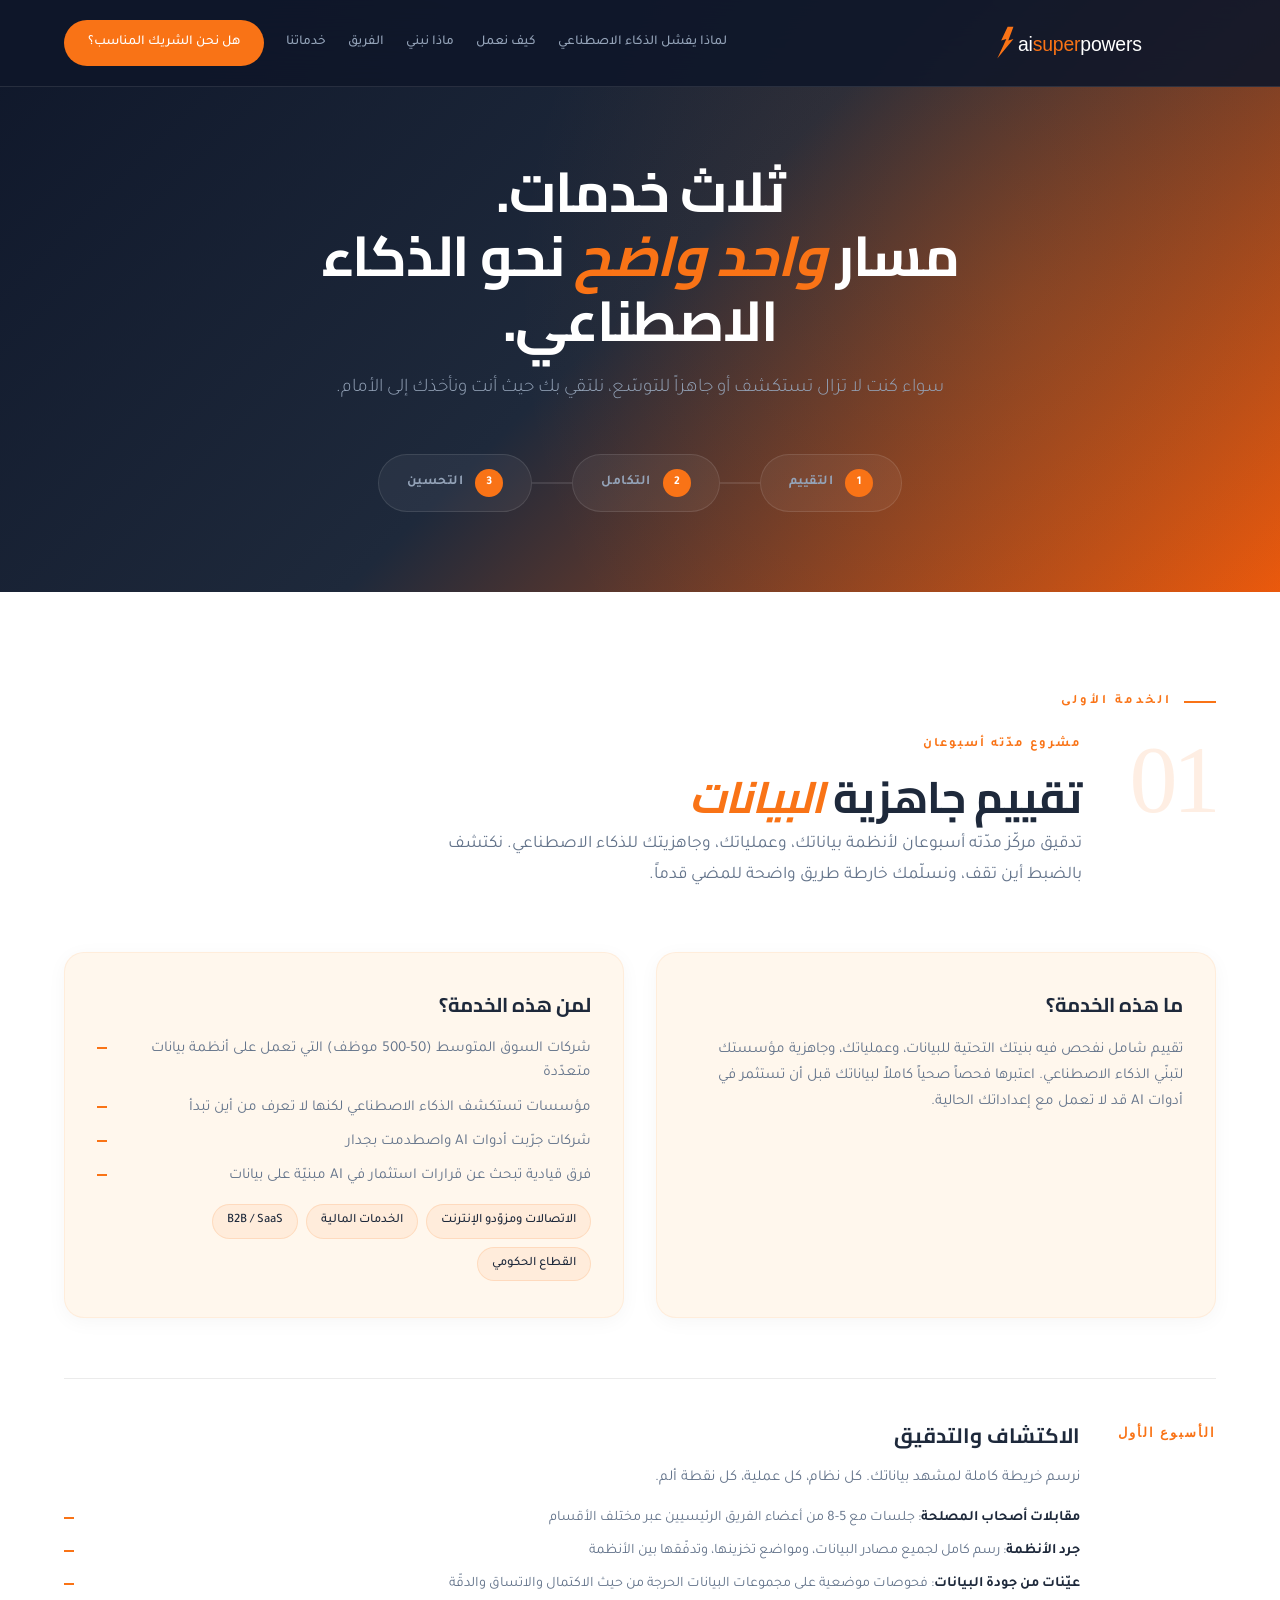
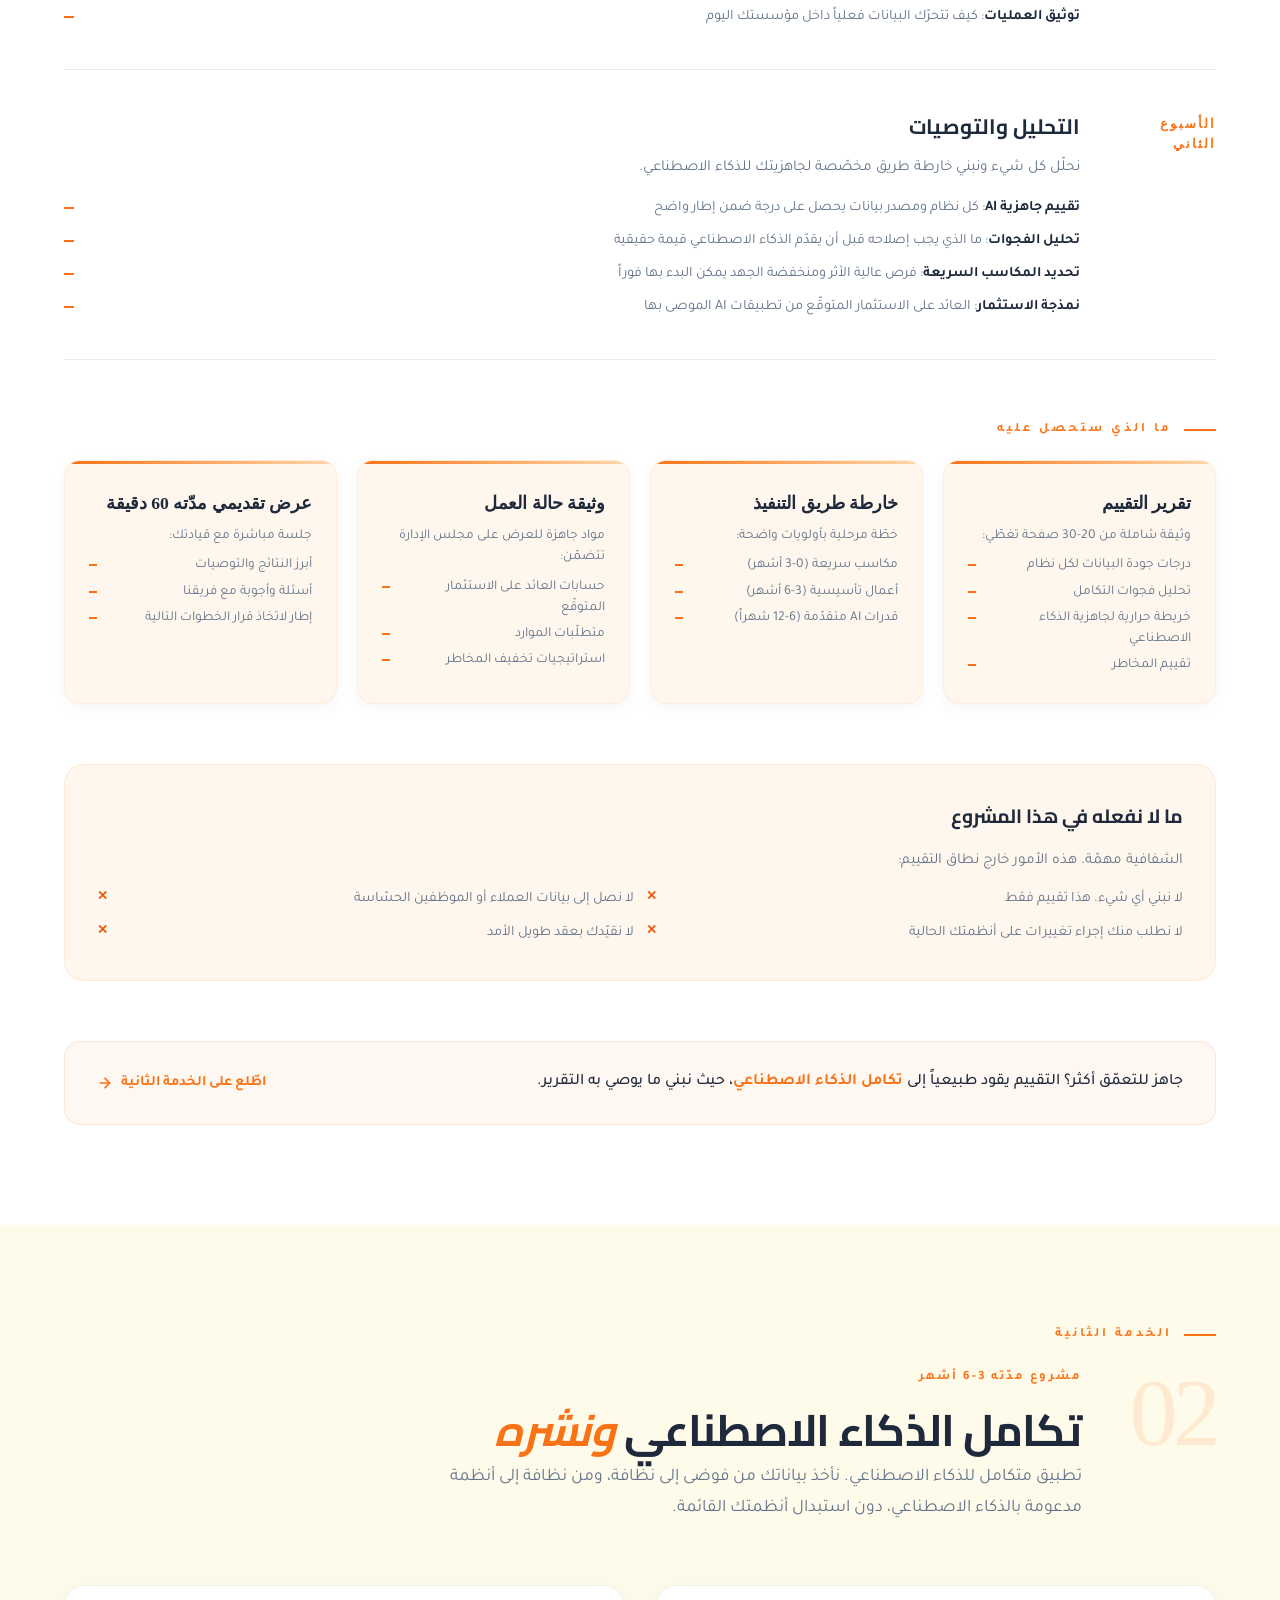
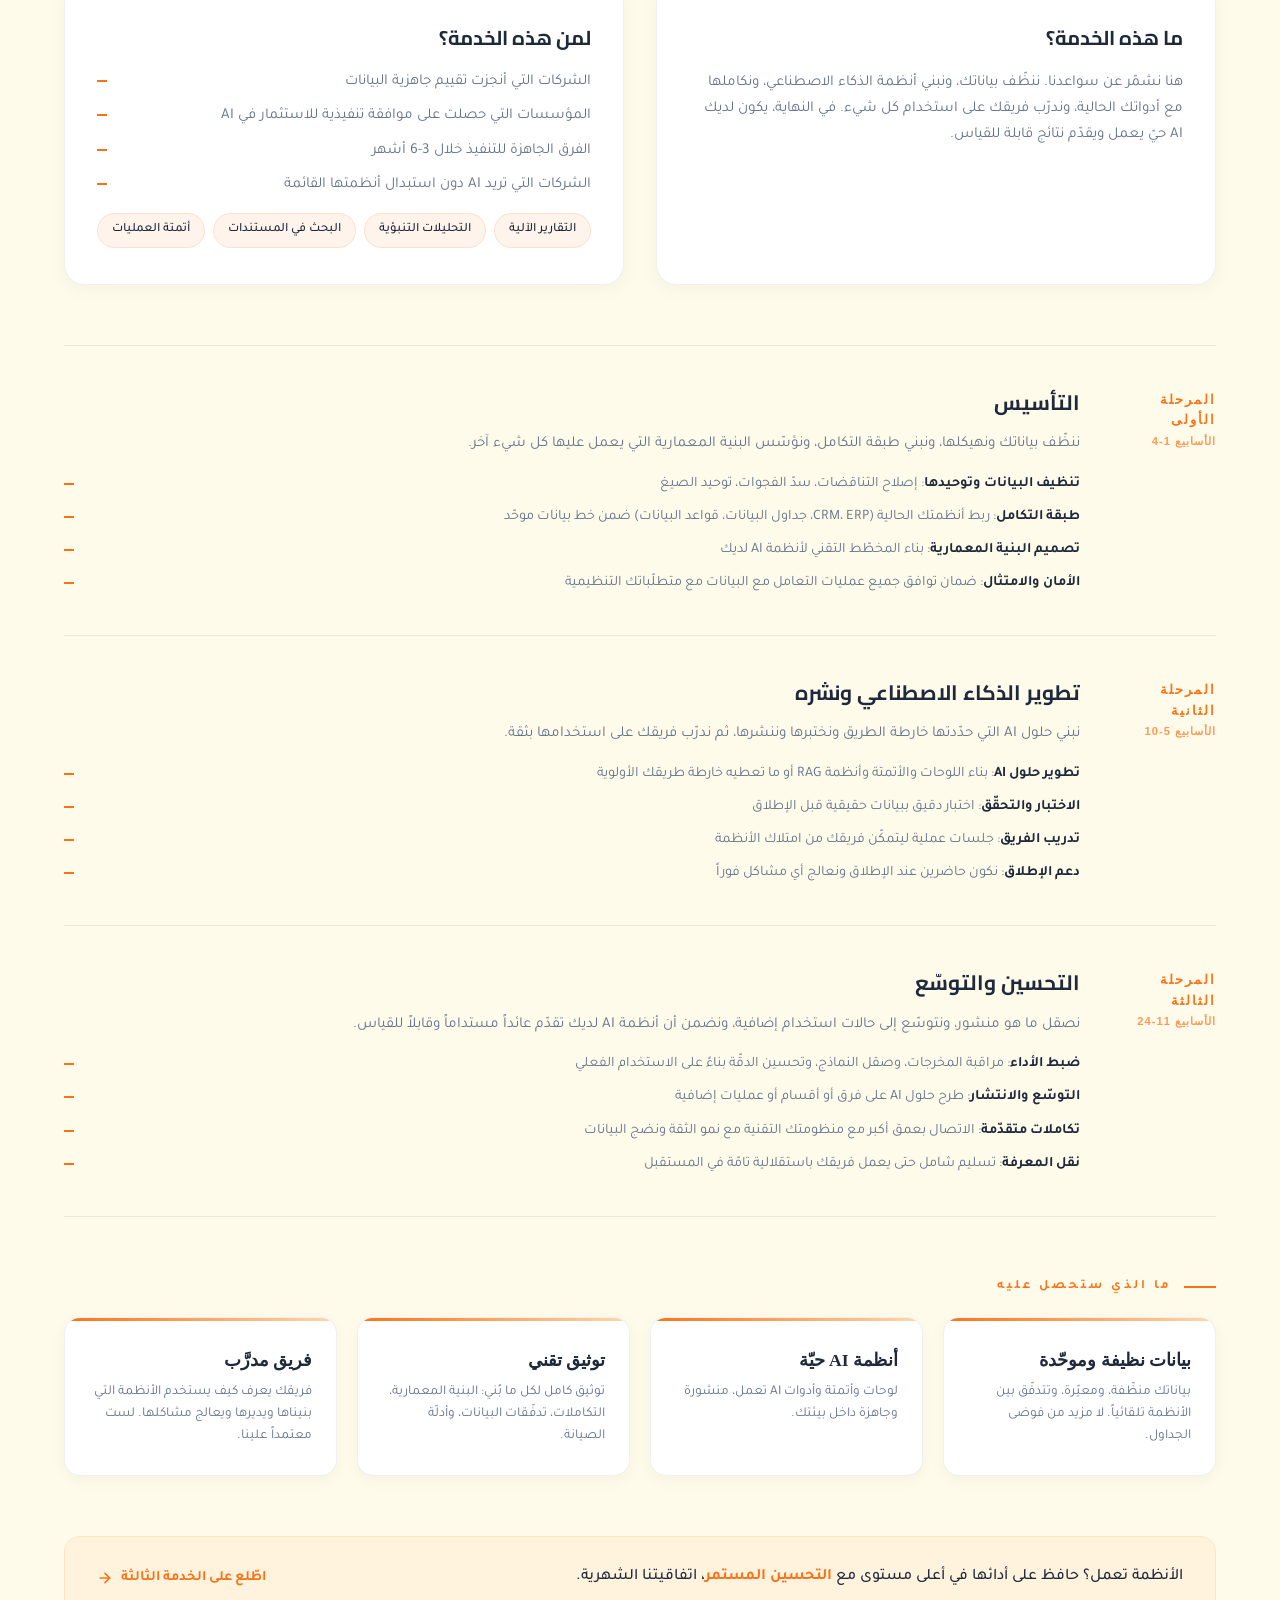
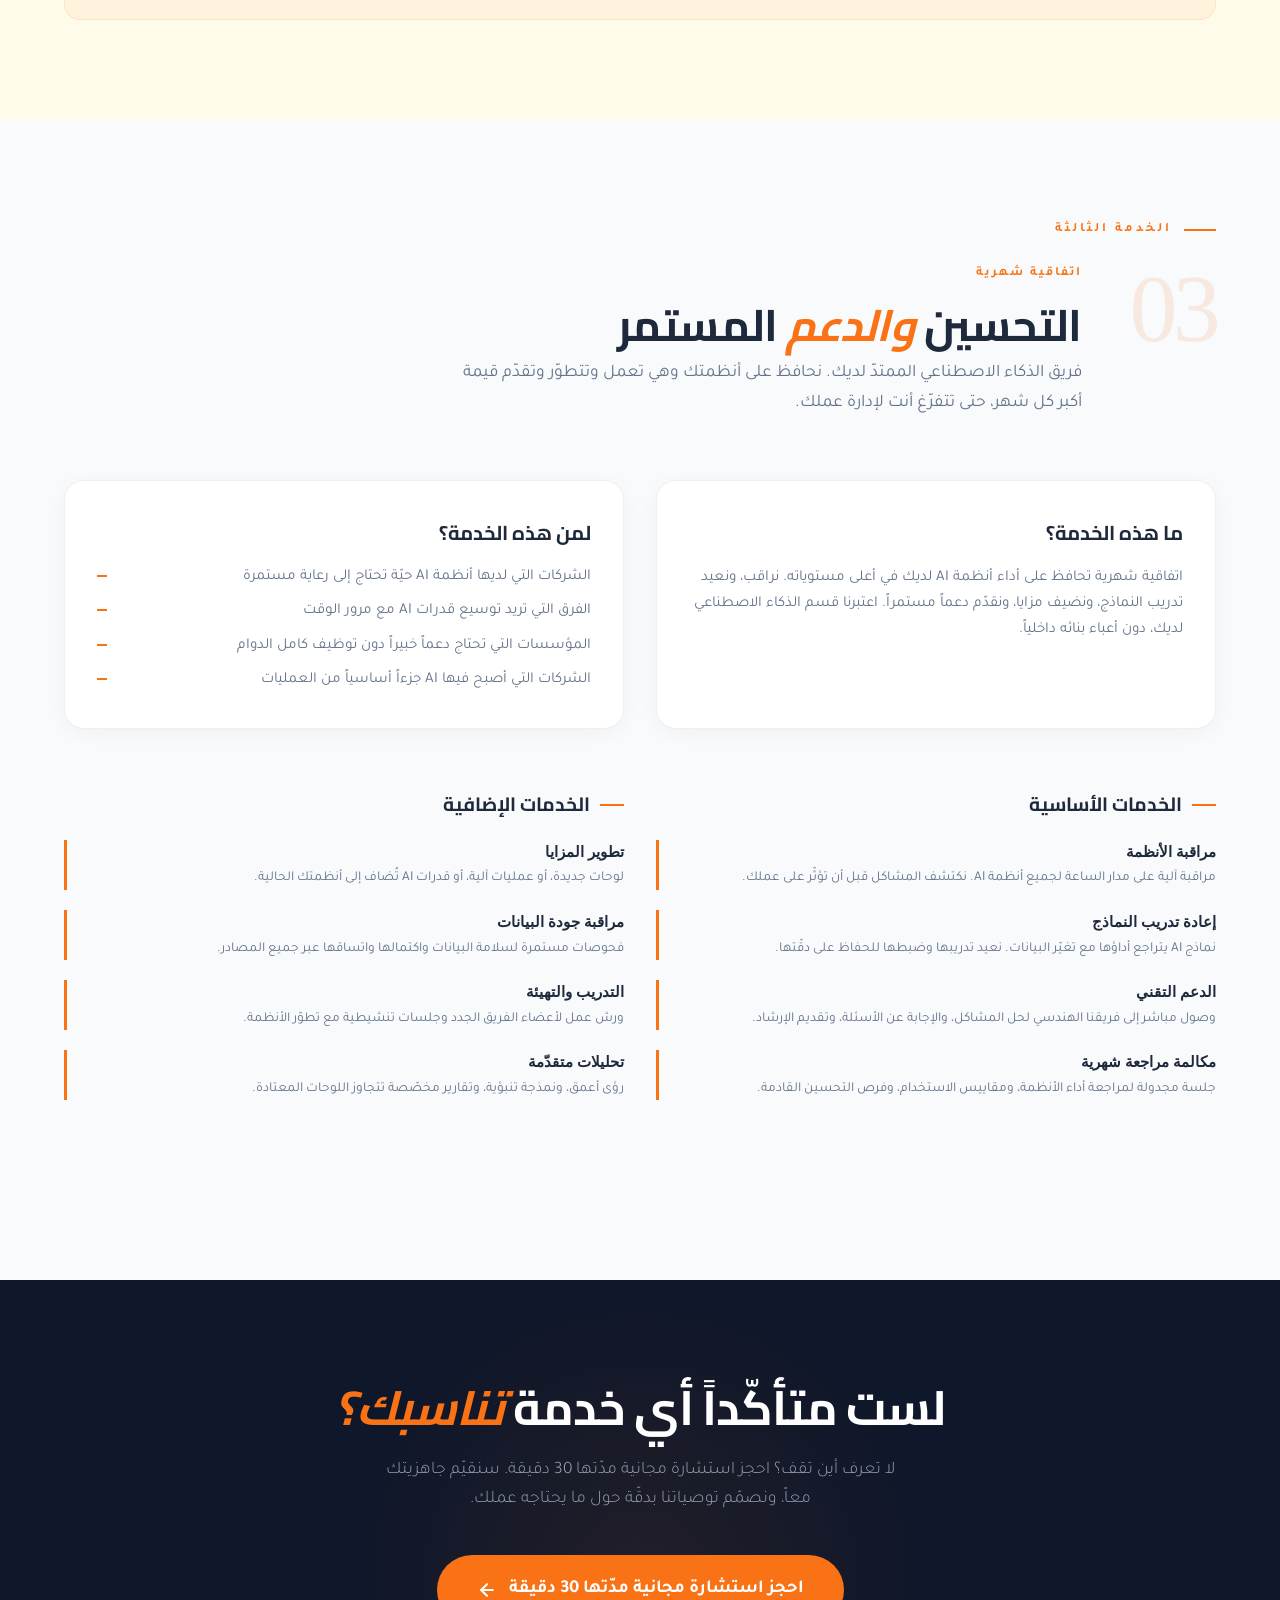
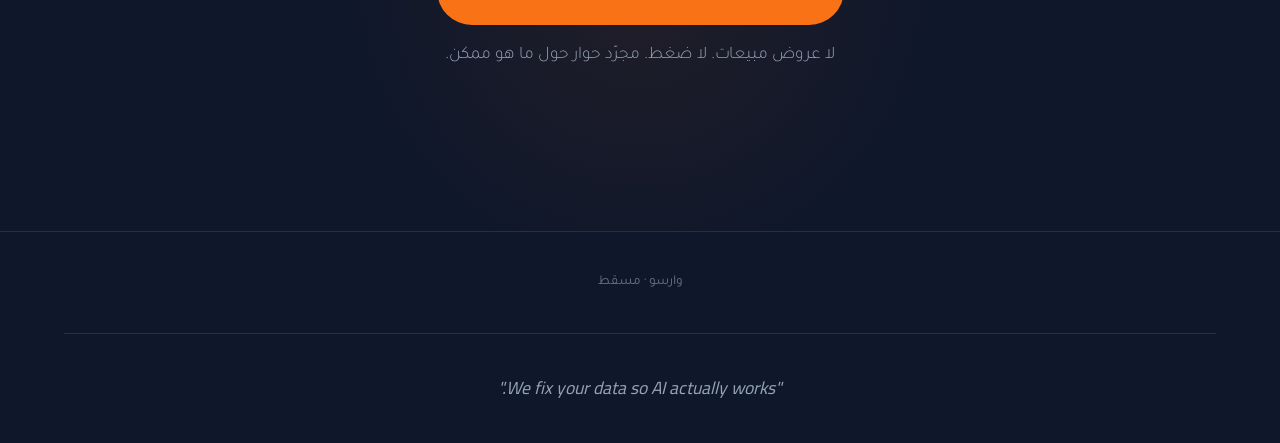
<file: packages-ar.html>
<!DOCTYPE html>
<html lang="ar" dir="rtl">
<head>
    <meta charset="UTF-8">
    <meta name="viewport" content="width=device-width, initial-scale=1.0">
    <title>خدماتنا | AI Superpowers | جاهزية البيانات، تكامل الذكاء الاصطناعي، والدعم المستمر</title>
    <link rel="icon" type="image/svg+xml" href="data:image/svg+xml,<svg xmlns='http://www.w3.org/2000/svg' viewBox='0 0 32 32'><path d='M 18 2 L 8 15 L 15 14 L 6 30 L 26 13 L 18 14 L 26 2 Z' fill='%23F97316'/></svg>">
    <link href="https://fonts.googleapis.com/css2?family=Cairo:wght@600;700;800&family=Tajawal:wght@300;400;500;700&display=swap" rel="stylesheet">
    <link rel="stylesheet" href="styles.css">
    <style>
/* ===== RTL overrides (Arabic version) ===== */
body { font-family: 'Tajawal', sans-serif !important; }
h1, h2, h3, .logo, .footer-tagline { font-family: 'Cairo', serif !important; }

.mobile-menu { right: auto; left: -100%; transition: left 0.3s ease; }
.mobile-menu.active { right: auto; left: 0; }
.mobile-menu-backdrop { left: auto; right: 0; }
.nav-hamburger span { left: auto; right: 12px; }
.back-to-top { right: auto; left: 32px; }
@media (max-width: 768px) { .back-to-top { right: auto; left: 20px; } }

.cta-btn svg,
.solution-link svg,
.back-to-top svg { transform: scaleX(-1); }

.logo, .logo svg, .logo text, .logo tspan { direction: ltr; unicode-bidi: embed; }
/* ===== End RTL overrides ===== */

        body {
            background: var(--dark-navy);
            color: var(--white);
        }

        /* Hero */
        .hero {
            padding: 160px 0 80px;
            text-align: center;
            position: relative;
            background: linear-gradient(135deg, var(--dark-navy) 0%, var(--navy) 50%, var(--deep-orange) 100%);
            overflow: hidden;
        }

        .hero::before {
            content: '';
            position: absolute;
            top: -50%;
            right: -20%;
            width: 80%;
            height: 200%;
            background: radial-gradient(ellipse, rgba(249,115,22,0.15) 0%, transparent 70%);
            pointer-events: none;
        }

        .hero h1 {
            font-size: clamp(2.25rem, 5vw, 3.5rem);
            line-height: 1.15;
            margin-bottom: 20px;
            max-width: 800px;
            margin-left: auto;
            margin-right: auto;
            letter-spacing: -0.02em;
            position: relative;
        }

        .hero h1 em {
            color: var(--orange);
            font-style: italic;
        }

        .hero-sub {
            font-size: 1.2rem;
            color: var(--gray-light);
            max-width: 620px;
            margin: 0 auto 40px;
            line-height: 1.7;
            font-weight: 300;
            position: relative;
        }

        /* Package Journey Steps */
        .journey-steps {
            display: flex;
            justify-content: center;
            gap: 0;
            margin-top: 48px;
            position: relative;
        }

        .journey-step {
            display: flex;
            align-items: center;
            gap: 12px;
            padding: 14px 28px;
            border-radius: 100px;
            font-size: 0.85rem;
            font-weight: 600;
            letter-spacing: 0.5px;
            cursor: pointer;
            transition: all 0.3s;
            position: relative;
            text-decoration: none;
            color: var(--gray-light);
            border: 1px solid var(--border);
            background: rgba(255,255,255,0.05);
        }

        .journey-step:hover {
            border-color: var(--orange);
            color: var(--white);
            background: rgba(249,115,22,0.1);
        }

        .journey-step-number {
            width: 28px;
            height: 28px;
            background: var(--orange);
            color: var(--white);
            border-radius: 50%;
            display: flex;
            align-items: center;
            justify-content: center;
            font-size: 0.75rem;
            font-weight: 700;
            flex-shrink: 0;
        }

        .journey-connector {
            width: 40px;
            height: 2px;
            background: var(--border);
            align-self: center;
        }

        /* Section Shared */
        section {
            padding: 100px 0;
        }

        .section-label {
            color: var(--orange);
            font-weight: 600;
            font-size: 0.8rem;
            text-transform: uppercase;
            letter-spacing: 3px;
            margin-bottom: 20px;
            display: flex;
            align-items: center;
            gap: 12px;
        }

        .section-label::before {
            content: '';
            width: 32px;
            height: 2px;
            background: var(--orange);
        }

        .section-label-centered {
            justify-content: center;
        }

        .section-label-centered::before {
            display: none;
        }

        /* Package Sections */
        .package-section {
            scroll-margin-top: 100px;
        }

        .package-bg-light {
            background: var(--white);
            color: var(--navy);
        }

        .package-bg-cream {
            background: var(--cream);
            color: var(--navy);
        }

        .package-bg-gray {
            background: var(--light-gray);
            color: var(--navy);
        }

        /* Package Header */
        .package-header {
            display: flex;
            gap: 48px;
            align-items: flex-start;
            margin-bottom: 60px;
        }

        .package-header-content {
            flex: 1;
        }

        .package-number {
            font-family: 'Playfair Display', serif;
            font-size: 6rem;
            color: rgba(249,115,22,0.12);
            line-height: 1;
            letter-spacing: -0.05em;
            flex-shrink: 0;
        }

        .package-title {
            font-size: clamp(1.75rem, 3.5vw, 2.75rem);
            line-height: 1.15;
            margin-bottom: 8px;
            letter-spacing: -0.02em;
            color: var(--navy);
        }

        .package-title em {
            color: var(--orange);
            font-style: italic;
        }

        .package-timeline {
            display: inline-block;
            font-size: 0.8rem;
            text-transform: uppercase;
            letter-spacing: 2px;
            color: var(--orange);
            font-weight: 600;
            margin-bottom: 16px;
        }

        .package-desc {
            font-size: 1.1rem;
            color: var(--gray);
            line-height: 1.75;
            max-width: 640px;
        }

        /* What Is This / Who Is This For */
        .package-intro-grid {
            display: grid;
            grid-template-columns: 1fr 1fr;
            gap: 32px;
            margin-bottom: 60px;
        }

        .package-intro-card {
            background: var(--white);
            border: 1px solid rgba(0,0,0,0.06);
            border-radius: 20px;
            padding: 36px 32px;
            box-shadow: 0 4px 20px rgba(0,0,0,0.04);
        }

        .package-bg-light .package-intro-card {
            background: var(--light-peach);
            border-color: rgba(249,115,22,0.08);
        }

        .package-bg-cream .package-intro-card {
            background: var(--white);
        }

        .package-bg-gray .package-intro-card {
            background: var(--white);
        }

        .package-intro-card h3 {
            font-size: 1.25rem;
            color: var(--navy);
            margin-bottom: 16px;
        }

        .package-intro-card p {
            font-size: 0.95rem;
            color: var(--gray);
            line-height: 1.7;
        }

        .package-intro-card ul {
            list-style: none;
            padding: 0;
            display: flex;
            flex-direction: column;
            gap: 10px;
        }

        .package-intro-card ul li {
            font-size: 0.95rem;
            color: var(--gray);
            line-height: 1.6;
            padding-left: 24px;
            position: relative;
        }

        .package-intro-card ul li::before {
            content: '';
            position: absolute;
            left: 0;
            top: 10px;
            width: 10px;
            height: 2px;
            background: var(--orange);
        }

        /* Industries tags */
        .industries-tags {
            display: flex;
            flex-wrap: wrap;
            gap: 8px;
            margin-top: 12px;
        }

        .industry-tag-sm {
            background: rgba(249,115,22,0.08);
            border: 1px solid rgba(249,115,22,0.15);
            color: var(--navy);
            padding: 6px 14px;
            border-radius: 100px;
            font-size: 0.8rem;
            font-weight: 500;
        }

        /* Phase / Week Breakdown */
        .phases {
            margin-bottom: 60px;
        }

        .phase {
            display: grid;
            grid-template-columns: 100px 1fr;
            gap: 36px;
            padding: 40px 0;
            border-top: 1px solid rgba(0,0,0,0.08);
        }

        .phase:last-child {
            border-bottom: 1px solid rgba(0,0,0,0.08);
        }

        .phase-label {
            font-family: 'Playfair Display', serif;
            font-size: 0.8rem;
            text-transform: uppercase;
            letter-spacing: 2px;
            color: var(--orange);
            font-weight: 600;
            padding-top: 4px;
        }

        .phase-content h3 {
            font-size: 1.3rem;
            color: var(--navy);
            margin-bottom: 12px;
        }

        .phase-content p {
            font-size: 0.95rem;
            color: var(--gray);
            line-height: 1.7;
            margin-bottom: 16px;
        }

        .phase-items {
            list-style: none;
            padding: 0;
            display: flex;
            flex-direction: column;
            gap: 10px;
        }

        .phase-items li {
            font-size: 0.9rem;
            color: var(--gray);
            line-height: 1.6;
            padding-left: 24px;
            position: relative;
        }

        .phase-items li::before {
            content: '';
            position: absolute;
            left: 0;
            top: 10px;
            width: 10px;
            height: 2px;
            background: var(--orange);
        }

        .phase-items li strong {
            color: var(--navy);
            font-weight: 600;
        }

        /* Deliverables */
        .deliverables-grid {
            display: grid;
            grid-template-columns: repeat(auto-fit, minmax(260px, 1fr));
            gap: 20px;
            margin-bottom: 60px;
        }

        .deliverable-card {
            background: var(--white);
            border: 1px solid rgba(0,0,0,0.06);
            border-radius: 16px;
            padding: 28px 24px;
            box-shadow: 0 4px 16px rgba(0,0,0,0.04);
            position: relative;
            overflow: hidden;
        }

        .package-bg-light .deliverable-card {
            background: var(--light-peach);
            border-color: rgba(249,115,22,0.08);
        }

        .package-bg-cream .deliverable-card {
            background: var(--white);
        }

        .deliverable-card::before {
            content: '';
            position: absolute;
            top: 0;
            left: 0;
            right: 0;
            height: 3px;
            background: linear-gradient(90deg, var(--orange), var(--peach));
        }

        .deliverable-card h4 {
            font-family: 'Playfair Display', serif;
            font-size: 1.1rem;
            color: var(--navy);
            margin-bottom: 8px;
        }

        .deliverable-card p {
            font-size: 0.85rem;
            color: var(--gray);
            line-height: 1.6;
        }

        .deliverable-card ul {
            list-style: none;
            padding: 0;
            display: flex;
            flex-direction: column;
            gap: 6px;
            margin-top: 8px;
        }

        .deliverable-card ul li {
            font-size: 0.85rem;
            color: var(--gray);
            line-height: 1.5;
            padding-left: 20px;
            position: relative;
        }

        .deliverable-card ul li::before {
            content: '';
            position: absolute;
            left: 0;
            top: 9px;
            width: 8px;
            height: 2px;
            background: var(--orange);
        }

        /* What We DON'T Do */
        .dont-section {
            background: var(--light-peach);
            border: 1px solid rgba(249,115,22,0.1);
            border-radius: 20px;
            padding: 36px 32px;
            margin-bottom: 60px;
        }

        .dont-section h3 {
            font-size: 1.2rem;
            color: var(--navy);
            margin-bottom: 16px;
        }

        .dont-section p {
            font-size: 0.95rem;
            color: var(--gray);
            line-height: 1.65;
            margin-bottom: 16px;
        }

        .dont-items {
            list-style: none;
            padding: 0;
            display: grid;
            grid-template-columns: 1fr 1fr;
            gap: 12px;
        }

        .dont-items li {
            font-size: 0.9rem;
            color: var(--gray);
            line-height: 1.5;
            padding-left: 28px;
            position: relative;
        }

        .dont-items li::before {
            content: '✕';
            position: absolute;
            left: 0;
            top: 0;
            color: var(--deep-orange);
            font-weight: 700;
            font-size: 0.8rem;
        }

        /* Services Grid (for Package 3) */
        .services-grid {
            display: grid;
            grid-template-columns: 1fr 1fr;
            gap: 32px;
            margin-bottom: 60px;
        }

        .services-block h3 {
            font-size: 1.2rem;
            color: var(--navy);
            margin-bottom: 20px;
            display: flex;
            align-items: center;
            gap: 10px;
        }

        .services-block h3::before {
            content: '';
            width: 24px;
            height: 2px;
            background: var(--orange);
        }

        .service-item {
            border-left: 3px solid var(--orange);
            padding-left: 16px;
            margin-bottom: 20px;
        }

        .service-item h4 {
            font-size: 0.95rem;
            font-weight: 600;
            color: var(--navy);
            margin-bottom: 4px;
            font-family: 'Inter', sans-serif;
        }

        .service-item p {
            font-size: 0.85rem;
            color: var(--gray);
            line-height: 1.6;
        }

        /* Next Step Banner */
        .next-step {
            background: rgba(249,115,22,0.06);
            border: 1px solid rgba(249,115,22,0.12);
            border-radius: 16px;
            padding: 28px 32px;
            display: flex;
            align-items: center;
            justify-content: space-between;
            gap: 24px;
        }

        .next-step p {
            font-size: 1rem;
            color: var(--navy);
            font-weight: 500;
        }

        .next-step p em {
            color: var(--orange);
            font-style: normal;
            font-weight: 600;
        }

        .next-step-link {
            display: inline-flex;
            align-items: center;
            gap: 8px;
            color: var(--orange);
            font-weight: 600;
            font-size: 0.9rem;
            text-decoration: none;
            white-space: nowrap;
            transition: gap 0.3s;
        }

        .next-step-link:hover {
            gap: 12px;
        }

        /* CTA Section */
        .cta-section {
            background: var(--dark-navy);
            text-align: center;
            padding: 100px 0 120px;
            position: relative;
            overflow: hidden;
        }

        .cta-section::before {
            content: '';
            position: absolute;
            top: 0;
            left: 50%;
            transform: translateX(-50%);
            width: 600px;
            height: 600px;
            background: radial-gradient(circle, rgba(249,115,22,0.08) 0%, transparent 70%);
            pointer-events: none;
        }

        .cta-section h2 {
            font-size: clamp(2rem, 5vw, 3rem);
            margin-bottom: 20px;
            line-height: 1.15;
            letter-spacing: -0.02em;
            position: relative;
        }

        .cta-section h2 em {
            color: var(--orange);
            font-style: italic;
        }

        .cta-section p {
            font-size: 1.1rem;
            color: var(--gray-light);
            margin-bottom: 40px;
            font-weight: 300;
            max-width: 520px;
            margin-left: auto;
            margin-right: auto;
            line-height: 1.7;
            position: relative;
        }

        .cta-btn {
            display: inline-flex;
            align-items: center;
            gap: 12px;
            padding: 20px 40px;
            background: var(--orange);
            color: var(--white);
            border: none;
            border-radius: 100px;
            font-size: 1.15rem;
            font-weight: 600;
            text-decoration: none;
            transition: all 0.3s;
            position: relative;
            overflow: hidden;
        }

        .cta-btn::before {
            content: '';
            position: absolute;
            top: 0;
            left: -100%;
            width: 100%;
            height: 100%;
            background: linear-gradient(90deg, transparent, rgba(255,255,255,0.15), transparent);
            transition: left 0.5s;
        }

        .cta-btn:hover::before {
            left: 100%;
        }

        .cta-btn:hover {
            background: var(--deep-orange);
            transform: translateY(-3px);
            box-shadow: 0 15px 40px rgba(249,115,22,0.35);
        }

        .cta-btn svg {
            transition: transform 0.3s;
        }

        .cta-btn:hover svg {
            transform: translateX(4px);
        }

        .cta-note {
            margin-top: 16px;
            font-size: 0.85rem;
            color: var(--gray);
            position: relative;
        }

        /* Responsive — Tablet */
        @media (max-width: 1024px) {
            section {
                padding: 80px 0;
            }

            .nav-links {
                gap: 20px;
            }

            .package-header {
                flex-direction: column;
                gap: 16px;
            }

            .package-number {
                font-size: 4rem;
            }

            .package-intro-grid {
                grid-template-columns: 1fr;
            }

            .phase {
                grid-template-columns: 1fr;
                gap: 12px;
            }

            .services-grid {
                grid-template-columns: 1fr;
            }

            .dont-items {
                grid-template-columns: 1fr;
            }

            .journey-steps {
                flex-wrap: wrap;
                gap: 8px;
            }

            .journey-connector {
                display: none;
            }
        }

        /* Responsive — Mobile */
        @media (max-width: 768px) {
            .hero {
                padding: 120px 0 60px;
            }

            .hero h1 {
                font-size: 1.85rem;
            }

            .hero-sub {
                font-size: 1rem;
            }

            .journey-step {
                padding: 10px 16px;
                font-size: 0.75rem;
            }

            .journey-step-number {
                width: 24px;
                height: 24px;
                font-size: 0.7rem;
            }

            section {
                padding: 60px 0;
            }

            .package-title {
                font-size: 1.5rem;
            }

            .package-desc {
                font-size: 1rem;
            }

            .package-number {
                font-size: 3rem;
            }

            .package-intro-grid {
                gap: 16px;
            }

            .package-intro-card {
                padding: 28px 24px;
            }

            .phase {
                padding: 28px 0;
            }

            .deliverables-grid {
                grid-template-columns: 1fr;
            }

            .dont-section {
                padding: 28px 24px;
            }

            .next-step {
                flex-direction: column;
                text-align: center;
            }

            .cta-section {
                padding: 60px 0 80px;
            }

            .cta-section h2 {
                font-size: 1.75rem;
            }

            .cta-btn {
                padding: 16px 28px;
                font-size: 1rem;
            }

        }

        @media (max-width: 400px) {
            .hero {
                padding: 100px 0 50px;
            }

            .hero h1 {
                font-size: 1.5rem;
            }

            .package-title {
                font-size: 1.35rem;
            }

            .package-number {
                font-size: 2.5rem;
            }

            .package-intro-card {
                padding: 20px 16px;
            }

            .deliverable-card {
                padding: 20px 16px;
            }

            .dont-section {
                padding: 20px 16px;
            }

            .next-step {
                padding: 20px 16px;
            }

            .cta-btn {
                padding: 14px 20px;
                font-size: 0.9rem;
            }

            .cta-section h2 {
                font-size: 1.5rem;
            }

            .journey-step {
                padding: 8px 10px;
                font-size: 0.7rem;
                flex-direction: column;
                text-align: center;
                gap: 4px;
            }

            .journey-step-number {
                width: 22px;
                height: 22px;
                font-size: 0.65rem;
            }

            .journey-steps {
                gap: 6px;
            }
        }
    </style>
</head>
<body>

<!-- Navigation -->
<nav>
    <div class="container">
        <a href="index.html" class="logo">
            <svg xmlns="http://www.w3.org/2000/svg" viewBox="0 0 340 52" width="220" height="36">
                <path d="M 18 1 L 8 22 L 16 20 L 2 50 L 27 20 L 19 22 L 27 1 Z" fill="#F97316"/>
                <text x="34" y="38" font-family="'Inter', 'Helvetica Neue', Arial, sans-serif" font-size="30" font-weight="400" letter-spacing="-0.3"><tspan fill="#ffffff">ai</tspan><tspan fill="#F97316">super</tspan><tspan fill="#ffffff">powers</tspan></text>
            </svg>
        </a>
        <div class="nav-links">
            <a href="index.html#mirror">لماذا يفشل الذكاء الاصطناعي</a>
            <a href="index.html#method">كيف نعمل</a>
            <a href="index.html#solutions">ماذا نبني</a>
            <a href="index.html#team">الفريق</a>
            <a href="packages.html">خدماتنا</a>
            <a href="https://calendly.com/daniel-aisuperpowers/30min" target="_blank" class="nav-cta">هل نحن الشريك المناسب؟</a>
        </div>
        <button class="nav-hamburger" id="navHamburger" aria-label="Open menu">
            <span></span>
            <span></span>
            <span></span>
        </button>
    </div>
</nav>

<!-- Mobile Menu -->
<div class="mobile-menu-backdrop" id="mobileBackdrop"></div>
<div class="mobile-menu" id="mobileMenu">
    <a href="index.html#mirror">لماذا يفشل الذكاء الاصطناعي</a>
    <a href="index.html#method">كيف نعمل</a>
    <a href="index.html#solutions">ماذا نبني</a>
    <a href="index.html#team">الفريق</a>
    <a href="packages.html">خدماتنا</a>
    <a href="https://calendly.com/daniel-aisuperpowers/30min" target="_blank" class="mobile-menu-cta">هل نحن الشريك المناسب؟</a>
</div>

<!-- Hero -->
<section class="hero">
    <div class="container">
        <h1 class="fade-in">ثلاث خدمات.<br>مسار <em>واحد واضح</em> نحو الذكاء الاصطناعي.</h1>
        <p class="hero-sub fade-in">سواء كنت لا تزال تستكشف أو جاهزاً للتوسّع، نلتقي بك حيث أنت ونأخذك إلى الأمام.</p>

        <div class="journey-steps fade-in">
            <a href="#assess" class="journey-step">
                <span class="journey-step-number">1</span>
                التقييم
            </a>
            <div class="journey-connector"></div>
            <a href="#integrate" class="journey-step">
                <span class="journey-step-number">2</span>
                التكامل
            </a>
            <div class="journey-connector"></div>
            <a href="#optimize" class="journey-step">
                <span class="journey-step-number">3</span>
                التحسين
            </a>
        </div>
    </div>
</section>


<!-- ═══════════════════════════════════════════════════════════ -->
<!-- PACKAGE 1: DATA READINESS ASSESSMENT                        -->
<!-- ═══════════════════════════════════════════════════════════ -->
<section class="package-section package-bg-light" id="assess">
    <div class="container">
        <div class="section-label fade-in">الخدمة الأولى</div>

        <div class="package-header fade-in">
            <div class="package-number">01</div>
            <div class="package-header-content">
                <div class="package-timeline">مشروع مدّته أسبوعان</div>
                <h2 class="package-title">تقييم جاهزية <em>البيانات</em></h2>
                <p class="package-desc">تدقيق مركّز مدّته أسبوعان لأنظمة بياناتك، وعملياتك، وجاهزيتك للذكاء الاصطناعي. نكتشف بالضبط أين تقف، ونسلّمك خارطة طريق واضحة للمضي قدماً.</p>
            </div>
        </div>

        <!-- What Is This / Who Is This For -->
        <div class="package-intro-grid fade-in">
            <div class="package-intro-card">
                <h3>ما هذه الخدمة؟</h3>
                <p>تقييم شامل نفحص فيه بنيتك التحتية للبيانات، وعملياتك، وجاهزية مؤسستك لتبنّي الذكاء الاصطناعي. اعتبرها فحصاً صحياً كاملاً لبياناتك قبل أن تستثمر في أدوات AI قد لا تعمل مع إعداداتك الحالية.</p>
            </div>
            <div class="package-intro-card">
                <h3>لمن هذه الخدمة؟</h3>
                <ul>
                    <li>شركات السوق المتوسط (50-500 موظف) التي تعمل على أنظمة بيانات متعدّدة</li>
                    <li>مؤسسات تستكشف الذكاء الاصطناعي لكنها لا تعرف من أين تبدأ</li>
                    <li>شركات جرّبت أدوات AI واصطدمت بجدار</li>
                    <li>فرق قيادية تبحث عن قرارات استثمار في AI مبنيّة على بيانات</li>
                </ul>
                <div class="industries-tags" style="margin-top: 16px;">
                    <span class="industry-tag-sm">الاتصالات ومزوّدو الإنترنت</span>
                    <span class="industry-tag-sm">الخدمات المالية</span>
                    <span class="industry-tag-sm">B2B / SaaS</span>
                    <span class="industry-tag-sm">القطاع الحكومي</span>
                </div>
            </div>
        </div>

        <!-- Week Breakdown -->
        <div class="phases fade-in">
            <div class="phase">
                <div class="phase-label">الأسبوع الأول</div>
                <div class="phase-content">
                    <h3>الاكتشاف والتدقيق</h3>
                    <p>نرسم خريطة كاملة لمشهد بياناتك. كل نظام، كل عملية، كل نقطة ألم.</p>
                    <ul class="phase-items">
                        <li><strong>مقابلات أصحاب المصلحة</strong>: جلسات مع 5-8 من أعضاء الفريق الرئيسيين عبر مختلف الأقسام</li>
                        <li><strong>جرد الأنظمة</strong>: رسم كامل لجميع مصادر البيانات، ومواضع تخزينها، وتدفّقها بين الأنظمة</li>
                        <li><strong>عيّنات من جودة البيانات</strong>: فحوصات موضعية على مجموعات البيانات الحرجة من حيث الاكتمال والاتساق والدقّة</li>
                        <li><strong>توثيق العمليات</strong>: كيف تتحرّك البيانات فعلياً داخل مؤسستك اليوم</li>
                    </ul>
                </div>
            </div>
            <div class="phase">
                <div class="phase-label">الأسبوع الثاني</div>
                <div class="phase-content">
                    <h3>التحليل والتوصيات</h3>
                    <p>نحلّل كل شيء ونبني خارطة طريق مخصّصة لجاهزيتك للذكاء الاصطناعي.</p>
                    <ul class="phase-items">
                        <li><strong>تقييم جاهزية AI</strong>: كل نظام ومصدر بيانات يحصل على درجة ضمن إطار واضح</li>
                        <li><strong>تحليل الفجوات</strong>: ما الذي يجب إصلاحه قبل أن يقدّم الذكاء الاصطناعي قيمة حقيقية</li>
                        <li><strong>تحديد المكاسب السريعة</strong>: فرص عالية الأثر ومنخفضة الجهد يمكن البدء بها فوراً</li>
                        <li><strong>نمذجة الاستثمار</strong>: العائد على الاستثمار المتوقّع من تطبيقات AI الموصى بها</li>
                    </ul>
                </div>
            </div>
        </div>

        <!-- Deliverables -->
        <div class="section-label fade-in">ما الذي ستحصل عليه</div>
        <div class="deliverables-grid fade-in">
            <div class="deliverable-card">
                <h4>تقرير التقييم</h4>
                <p>وثيقة شاملة من 20-30 صفحة تغطّي:</p>
                <ul>
                    <li>درجات جودة البيانات لكل نظام</li>
                    <li>تحليل فجوات التكامل</li>
                    <li>خريطة حرارية لجاهزية الذكاء الاصطناعي</li>
                    <li>تقييم المخاطر</li>
                </ul>
            </div>
            <div class="deliverable-card">
                <h4>خارطة طريق التنفيذ</h4>
                <p>خطّة مرحلية بأولويات واضحة:</p>
                <ul>
                    <li>مكاسب سريعة (0-3 أشهر)</li>
                    <li>أعمال تأسيسية (3-6 أشهر)</li>
                    <li>قدرات AI متقدّمة (6-12 شهراً)</li>
                </ul>
            </div>
            <div class="deliverable-card">
                <h4>وثيقة حالة العمل</h4>
                <p>مواد جاهزة للعرض على مجلس الإدارة تتضمّن:</p>
                <ul>
                    <li>حسابات العائد على الاستثمار المتوقّع</li>
                    <li>متطلّبات الموارد</li>
                    <li>استراتيجيات تخفيف المخاطر</li>
                </ul>
            </div>
            <div class="deliverable-card">
                <h4>عرض تقديمي مدّته 60 دقيقة</h4>
                <p>جلسة مباشرة مع قيادتك:</p>
                <ul>
                    <li>أبرز النتائج والتوصيات</li>
                    <li>أسئلة وأجوبة مع فريقنا</li>
                    <li>إطار لاتخاذ قرار الخطوات التالية</li>
                </ul>
            </div>
        </div>

        <!-- What We DON'T Do -->
        <div class="dont-section fade-in">
            <h3>ما لا نفعله في هذا المشروع</h3>
            <p>الشفافية مهمّة. هذه الأمور خارج نطاق التقييم:</p>
            <ul class="dont-items">
                <li>لا نبني أي شيء. هذا تقييم فقط</li>
                <li>لا نصل إلى بيانات العملاء أو الموظفين الحسّاسة</li>
                <li>لا نطلب منك إجراء تغييرات على أنظمتك الحالية</li>
                <li>لا نقيّدك بعقد طويل الأمد</li>
            </ul>
        </div>

        <!-- Next Step -->
        <div class="next-step fade-in">
            <p>جاهز للتعمّق أكثر؟ التقييم يقود طبيعياً إلى <em>تكامل الذكاء الاصطناعي</em>، حيث نبني ما يوصي به التقرير.</p>
            <a href="#integrate" class="next-step-link">
                اطّلع على الخدمة الثانية
                <svg width="16" height="16" viewBox="0 0 24 24" fill="none" stroke="currentColor" stroke-width="2.5" stroke-linecap="round" stroke-linejoin="round"><line x1="5" y1="12" x2="19" y2="12"/><polyline points="12 5 19 12 12 19"/></svg>
            </a>
        </div>
    </div>
</section>


<!-- ═══════════════════════════════════════════════════════════ -->
<!-- PACKAGE 2: AI INTEGRATION PACKAGE                           -->
<!-- ═══════════════════════════════════════════════════════════ -->
<section class="package-section package-bg-cream" id="integrate">
    <div class="container">
        <div class="section-label fade-in">الخدمة الثانية</div>

        <div class="package-header fade-in">
            <div class="package-number">02</div>
            <div class="package-header-content">
                <div class="package-timeline">مشروع مدّته 3-6 أشهر</div>
                <h2 class="package-title">تكامل الذكاء الاصطناعي <em>ونشره</em></h2>
                <p class="package-desc">تطبيق متكامل للذكاء الاصطناعي. نأخذ بياناتك من فوضى إلى نظافة، ومن نظافة إلى أنظمة مدعومة بالذكاء الاصطناعي، دون استبدال أنظمتك القائمة.</p>
            </div>
        </div>

        <!-- What Is This / Who Is This For -->
        <div class="package-intro-grid fade-in">
            <div class="package-intro-card">
                <h3>ما هذه الخدمة؟</h3>
                <p>هنا نشمّر عن سواعدنا. ننظّف بياناتك، ونبني أنظمة الذكاء الاصطناعي، ونكاملها مع أدواتك الحالية، وندرّب فريقك على استخدام كل شيء. في النهاية، يكون لديك AI حيّ يعمل ويقدّم نتائج قابلة للقياس.</p>
            </div>
            <div class="package-intro-card">
                <h3>لمن هذه الخدمة؟</h3>
                <ul>
                    <li>الشركات التي أنجزت تقييم جاهزية البيانات</li>
                    <li>المؤسسات التي حصلت على موافقة تنفيذية للاستثمار في AI</li>
                    <li>الفرق الجاهزة للتنفيذ خلال 3-6 أشهر</li>
                    <li>الشركات التي تريد AI دون استبدال أنظمتها القائمة</li>
                </ul>
                <div class="industries-tags" style="margin-top: 16px;">
                    <span class="industry-tag-sm">التقارير الآلية</span>
                    <span class="industry-tag-sm">التحليلات التنبؤية</span>
                    <span class="industry-tag-sm">البحث في المستندات</span>
                    <span class="industry-tag-sm">أتمتة العمليات</span>
                </div>
            </div>
        </div>

        <!-- Phase Breakdown -->
        <div class="phases fade-in">
            <div class="phase">
                <div class="phase-label">المرحلة الأولى<br><span style="font-family: Inter, sans-serif; font-size: 0.7rem; letter-spacing: 1px; opacity: 0.7;">الأسابيع 1-4</span></div>
                <div class="phase-content">
                    <h3>التأسيس</h3>
                    <p>ننظّف بياناتك ونهيكلها، ونبني طبقة التكامل، ونؤسّس البنية المعمارية التي يعمل عليها كل شيء آخر.</p>
                    <ul class="phase-items">
                        <li><strong>تنظيف البيانات وتوحيدها</strong>: إصلاح التناقضات، سدّ الفجوات، توحيد الصيغ</li>
                        <li><strong>طبقة التكامل</strong>: ربط أنظمتك الحالية (CRM، ERP، جداول البيانات، قواعد البيانات) ضمن خط بيانات موحّد</li>
                        <li><strong>تصميم البنية المعمارية</strong>: بناء المخطّط التقني لأنظمة AI لديك</li>
                        <li><strong>الأمان والامتثال</strong>: ضمان توافق جميع عمليات التعامل مع البيانات مع متطلّباتك التنظيمية</li>
                    </ul>
                </div>
            </div>
            <div class="phase">
                <div class="phase-label">المرحلة الثانية<br><span style="font-family: Inter, sans-serif; font-size: 0.7rem; letter-spacing: 1px; opacity: 0.7;">الأسابيع 5-10</span></div>
                <div class="phase-content">
                    <h3>تطوير الذكاء الاصطناعي ونشره</h3>
                    <p>نبني حلول AI التي حدّدتها خارطة الطريق ونختبرها وننشرها، ثم ندرّب فريقك على استخدامها بثقة.</p>
                    <ul class="phase-items">
                        <li><strong>تطوير حلول AI</strong>: بناء اللوحات والأتمتة وأنظمة RAG أو ما تعطيه خارطة طريقك الأولوية</li>
                        <li><strong>الاختبار والتحقّق</strong>: اختبار دقيق ببيانات حقيقية قبل الإطلاق</li>
                        <li><strong>تدريب الفريق</strong>: جلسات عملية ليتمكّن فريقك من امتلاك الأنظمة</li>
                        <li><strong>دعم الإطلاق</strong>: نكون حاضرين عند الإطلاق ونعالج أي مشاكل فوراً</li>
                    </ul>
                </div>
            </div>
            <div class="phase">
                <div class="phase-label">المرحلة الثالثة<br><span style="font-family: Inter, sans-serif; font-size: 0.7rem; letter-spacing: 1px; opacity: 0.7;">الأسابيع 11-24</span></div>
                <div class="phase-content">
                    <h3>التحسين والتوسّع</h3>
                    <p>نصقل ما هو منشور، ونتوسّع إلى حالات استخدام إضافية، ونضمن أن أنظمة AI لديك تقدّم عائداً مستداماً وقابلاً للقياس.</p>
                    <ul class="phase-items">
                        <li><strong>ضبط الأداء</strong>: مراقبة المخرجات، وصقل النماذج، وتحسين الدقّة بناءً على الاستخدام الفعلي</li>
                        <li><strong>التوسّع والانتشار</strong>: طرح حلول AI على فرق أو أقسام أو عمليات إضافية</li>
                        <li><strong>تكاملات متقدّمة</strong>: الاتصال بعمق أكبر مع منظومتك التقنية مع نمو الثقة ونضج البيانات</li>
                        <li><strong>نقل المعرفة</strong>: تسليم شامل حتى يعمل فريقك باستقلالية تامّة في المستقبل</li>
                    </ul>
                </div>
            </div>
        </div>

        <!-- Deliverables -->
        <div class="section-label fade-in">ما الذي ستحصل عليه</div>
        <div class="deliverables-grid fade-in">
            <div class="deliverable-card">
                <h4>بيانات نظيفة وموحّدة</h4>
                <p>بياناتك منظّفة، ومعيّرة، وتتدفّق بين الأنظمة تلقائياً. لا مزيد من فوضى الجداول.</p>
            </div>
            <div class="deliverable-card">
                <h4>أنظمة AI حيّة</h4>
                <p>لوحات وأتمتة وأدوات AI تعمل، منشورة وجاهزة داخل بيئتك.</p>
            </div>
            <div class="deliverable-card">
                <h4>توثيق تقني</h4>
                <p>توثيق كامل لكل ما بُني: البنية المعمارية، التكاملات، تدفّقات البيانات، وأدلّة الصيانة.</p>
            </div>
            <div class="deliverable-card">
                <h4>فريق مدرَّب</h4>
                <p>فريقك يعرف كيف يستخدم الأنظمة التي بنيناها ويديرها ويعالج مشاكلها. لست معتمداً علينا.</p>
            </div>
        </div>

        <!-- Next Step -->
        <div class="next-step fade-in">
            <p>الأنظمة تعمل؟ حافظ على أدائها في أعلى مستوى مع <em>التحسين المستمر</em>، اتفاقيتنا الشهرية.</p>
            <a href="#optimize" class="next-step-link">
                اطّلع على الخدمة الثالثة
                <svg width="16" height="16" viewBox="0 0 24 24" fill="none" stroke="currentColor" stroke-width="2.5" stroke-linecap="round" stroke-linejoin="round"><line x1="5" y1="12" x2="19" y2="12"/><polyline points="12 5 19 12 12 19"/></svg>
            </a>
        </div>
    </div>
</section>


<!-- ═══════════════════════════════════════════════════════════ -->
<!-- PACKAGE 3: ONGOING OPTIMIZATION & SUPPORT                   -->
<!-- ═══════════════════════════════════════════════════════════ -->
<section class="package-section package-bg-gray" id="optimize">
    <div class="container">
        <div class="section-label fade-in">الخدمة الثالثة</div>

        <div class="package-header fade-in">
            <div class="package-number">03</div>
            <div class="package-header-content">
                <div class="package-timeline">اتفاقية شهرية</div>
                <h2 class="package-title">التحسين <em>والدعم</em> المستمر</h2>
                <p class="package-desc">فريق الذكاء الاصطناعي الممتدّ لديك. نحافظ على أنظمتك وهي تعمل وتتطوّر وتقدّم قيمة أكبر كل شهر، حتى تتفرّغ أنت لإدارة عملك.</p>
            </div>
        </div>

        <!-- What Is This / Who Is This For -->
        <div class="package-intro-grid fade-in">
            <div class="package-intro-card">
                <h3>ما هذه الخدمة؟</h3>
                <p>اتفاقية شهرية تحافظ على أداء أنظمة AI لديك في أعلى مستوياته. نراقب، ونعيد تدريب النماذج، ونضيف مزايا، ونقدّم دعماً مستمراً. اعتبرنا قسم الذكاء الاصطناعي لديك، دون أعباء بنائه داخلياً.</p>
            </div>
            <div class="package-intro-card">
                <h3>لمن هذه الخدمة؟</h3>
                <ul>
                    <li>الشركات التي لديها أنظمة AI حيّة تحتاج إلى رعاية مستمرة</li>
                    <li>الفرق التي تريد توسيع قدرات AI مع مرور الوقت</li>
                    <li>المؤسسات التي تحتاج دعماً خبيراً دون توظيف كامل الدوام</li>
                    <li>الشركات التي أصبح فيها AI جزءاً أساسياً من العمليات</li>
                </ul>
            </div>
        </div>

        <!-- Core + Add-On Services -->
        <div class="services-grid fade-in">
            <div class="services-block">
                <h3>الخدمات الأساسية</h3>
                <div class="service-item">
                    <h4>مراقبة الأنظمة</h4>
                    <p>مراقبة آلية على مدار الساعة لجميع أنظمة AI. نكتشف المشاكل قبل أن تؤثّر على عملك.</p>
                </div>
                <div class="service-item">
                    <h4>إعادة تدريب النماذج</h4>
                    <p>نماذج AI يتراجع أداؤها مع تغيّر البيانات. نعيد تدريبها وضبطها للحفاظ على دقّتها.</p>
                </div>
                <div class="service-item">
                    <h4>الدعم التقني</h4>
                    <p>وصول مباشر إلى فريقنا الهندسي لحل المشاكل، والإجابة عن الأسئلة، وتقديم الإرشاد.</p>
                </div>
                <div class="service-item">
                    <h4>مكالمة مراجعة شهرية</h4>
                    <p>جلسة مجدولة لمراجعة أداء الأنظمة، ومقاييس الاستخدام، وفرص التحسين القادمة.</p>
                </div>
            </div>
            <div class="services-block">
                <h3>الخدمات الإضافية</h3>
                <div class="service-item">
                    <h4>تطوير المزايا</h4>
                    <p>لوحات جديدة، أو عمليات آلية، أو قدرات AI تُضاف إلى أنظمتك الحالية.</p>
                </div>
                <div class="service-item">
                    <h4>مراقبة جودة البيانات</h4>
                    <p>فحوصات مستمرة لسلامة البيانات واكتمالها واتساقها عبر جميع المصادر.</p>
                </div>
                <div class="service-item">
                    <h4>التدريب والتهيئة</h4>
                    <p>ورش عمل لأعضاء الفريق الجدد وجلسات تنشيطية مع تطوّر الأنظمة.</p>
                </div>
                <div class="service-item">
                    <h4>تحليلات متقدّمة</h4>
                    <p>رؤى أعمق، ونمذجة تنبؤية، وتقارير مخصّصة تتجاوز اللوحات المعتادة.</p>
                </div>
            </div>
        </div>
    </div>
</section>


<!-- CTA Section -->
<section class="cta-section" id="cta">
    <div class="container">
        <h2 class="fade-in">لست متأكّداً أي خدمة <em>تناسبك؟</em></h2>
        <p class="fade-in">لا تعرف أين تقف؟ احجز استشارة مجانية مدّتها 30 دقيقة. سنقيّم جاهزيتك معاً، ونصمّم توصياتنا بدقّة حول ما يحتاجه عملك.</p>
        <a href="https://calendly.com/daniel-aisuperpowers/30min" class="cta-btn fade-in" target="_blank">
            احجز استشارة مجانية مدّتها 30 دقيقة
            <svg width="20" height="20" viewBox="0 0 24 24" fill="none" stroke="currentColor" stroke-width="2.5" stroke-linecap="round" stroke-linejoin="round"><line x1="5" y1="12" x2="19" y2="12"/><polyline points="12 5 19 12 12 19"/></svg>
        </a>
        <p class="cta-note">لا عروض مبيعات. لا ضغط. مجرّد حوار حول ما هو ممكن.</p>
    </div>
</section>

<!-- Footer -->
<footer>
    <div class="container">
        <div class="footer-contact">وارسو · مسقط</div>
        <div class="footer-tagline">"We fix your data so AI actually works."</div>
    </div>
</footer>

<!-- Back to Top -->
<button class="back-to-top" id="backToTop" aria-label="Back to top">
    <svg width="20" height="20" viewBox="0 0 24 24" fill="none" stroke="currentColor" stroke-width="2.5" stroke-linecap="round" stroke-linejoin="round"><polyline points="18 15 12 9 6 15"/></svg>
</button>

<script>
    // Scroll-triggered fade-in animations
    const observer = new IntersectionObserver((entries) => {
        entries.forEach(entry => {
            if (entry.isIntersecting) {
                entry.target.classList.add('visible');
            }
        });
    }, { threshold: 0.1 });

    document.querySelectorAll('.fade-in').forEach(el => observer.observe(el));

    // Back to top button
    const backToTop = document.getElementById('backToTop');
    window.addEventListener('scroll', () => {
        backToTop.classList.toggle('visible', window.scrollY > 600);
    });
    backToTop.addEventListener('click', () => {
        window.scrollTo({ top: 0, behavior: 'smooth' });
    });

    // Hamburger menu
    const hamburger = document.getElementById('navHamburger');
    const mobileMenu = document.getElementById('mobileMenu');
    const mobileBackdrop = document.getElementById('mobileBackdrop');

    function toggleMobileMenu() {
        hamburger.classList.toggle('active');
        mobileMenu.classList.toggle('active');
        mobileBackdrop.classList.toggle('active');
        document.body.style.overflow = mobileMenu.classList.contains('active') ? 'hidden' : '';
    }

    hamburger.addEventListener('click', toggleMobileMenu);
    mobileBackdrop.addEventListener('click', toggleMobileMenu);

    mobileMenu.querySelectorAll('a').forEach(link => {
        link.addEventListener('click', () => {
            if (mobileMenu.classList.contains('active')) {
                toggleMobileMenu();
            }
        });
    });
</script>

</body>
</html>
</file>
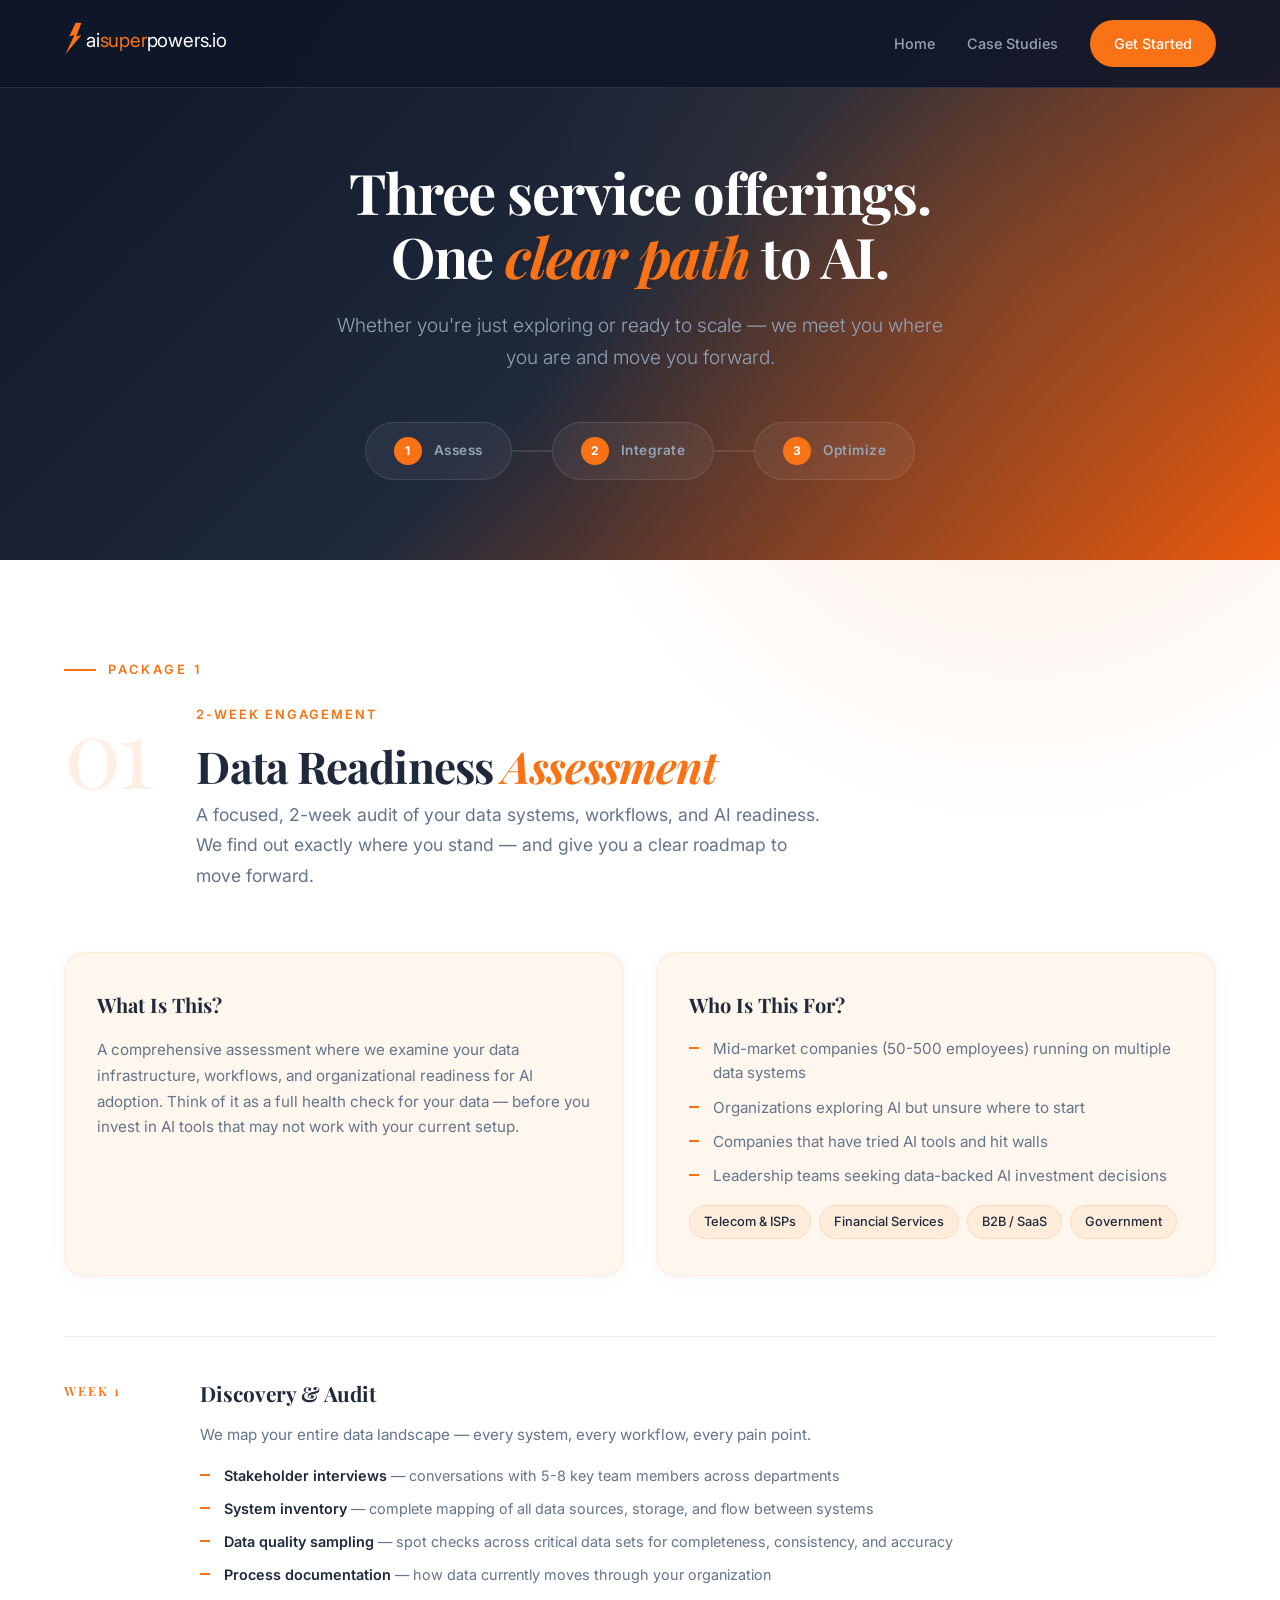
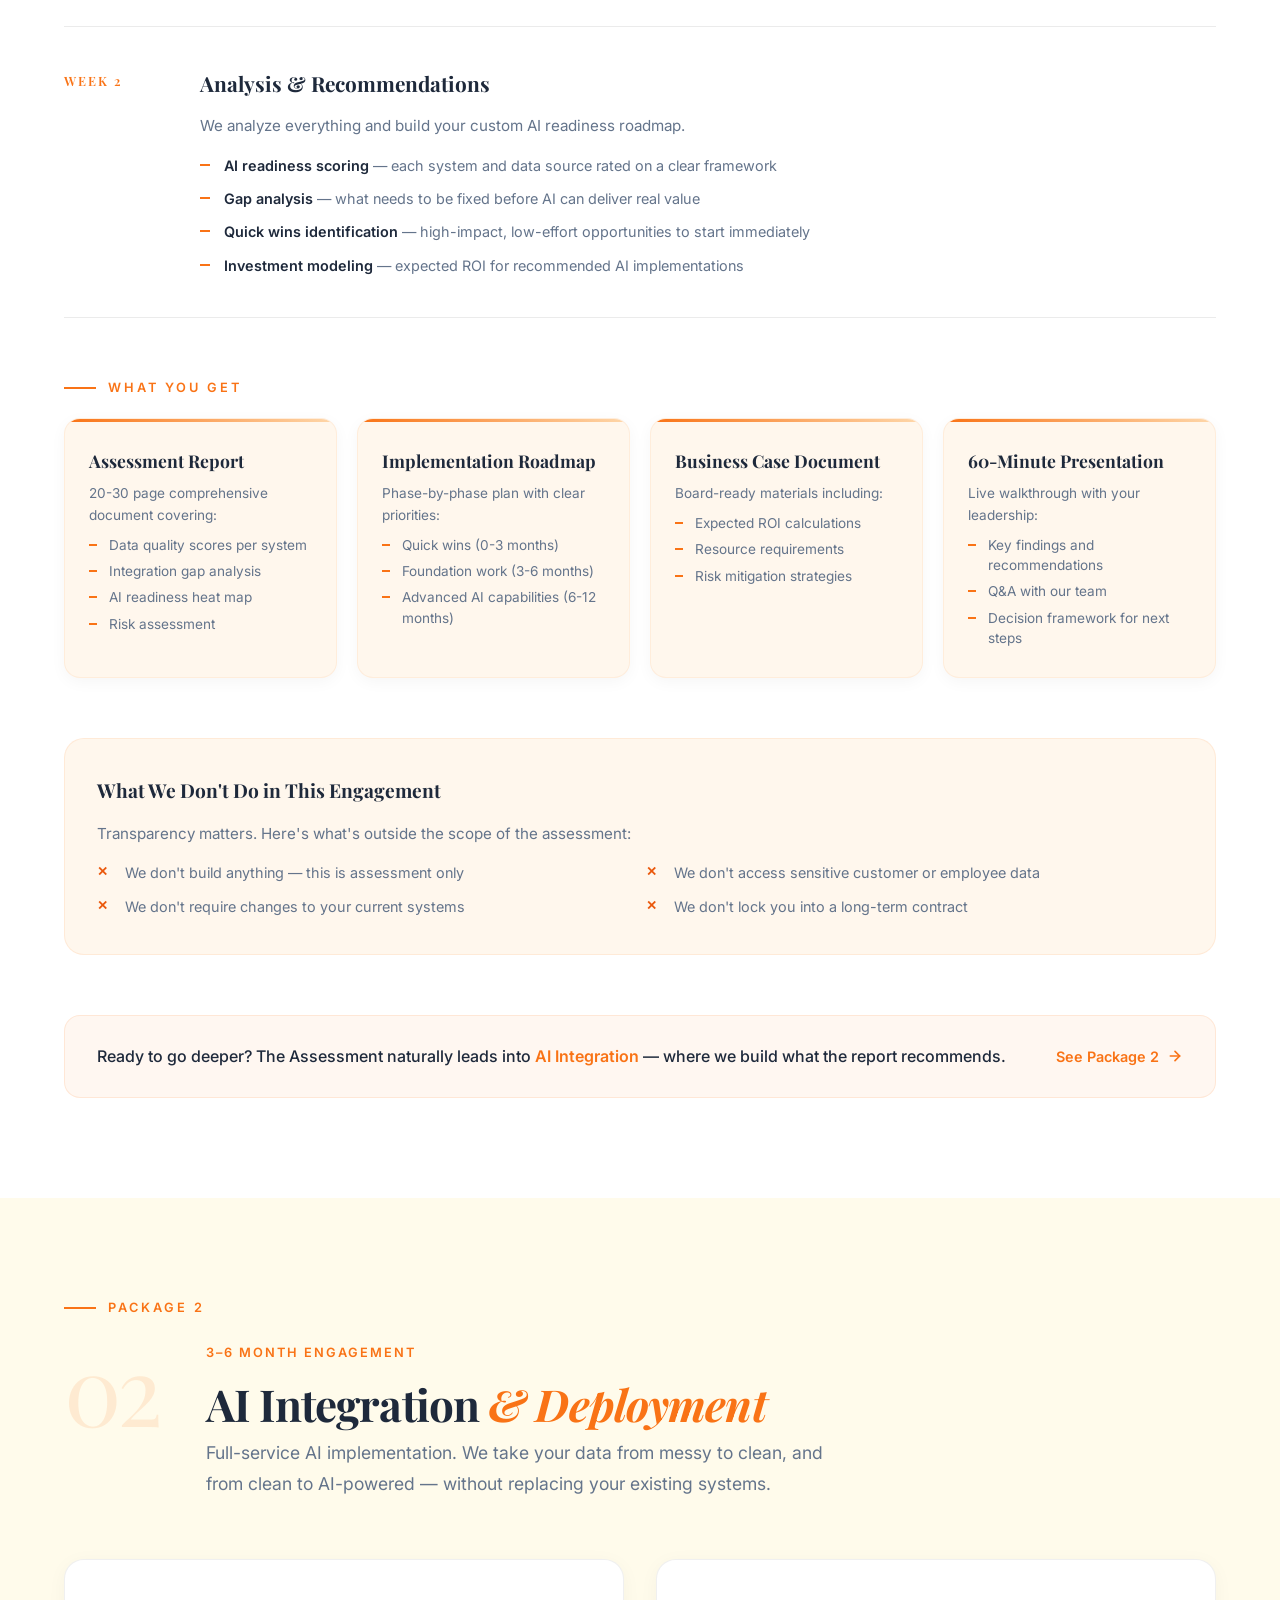
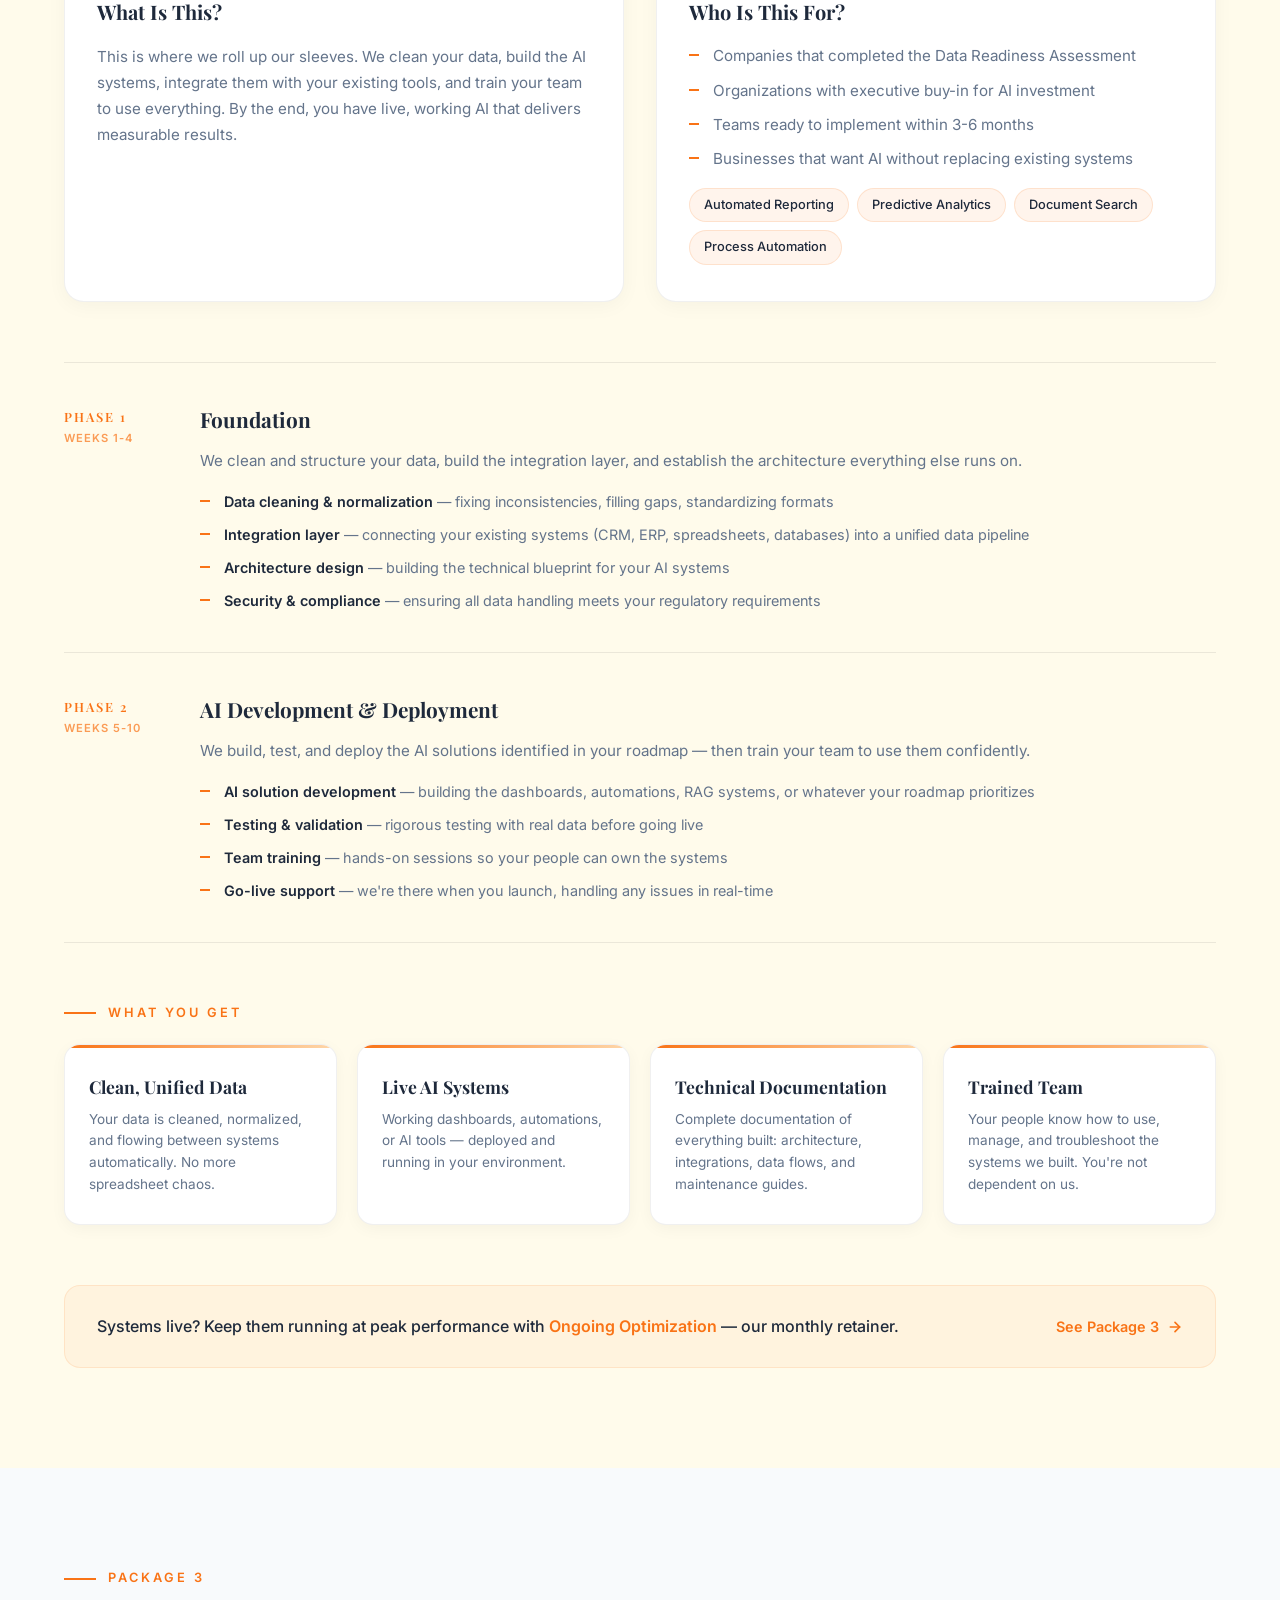
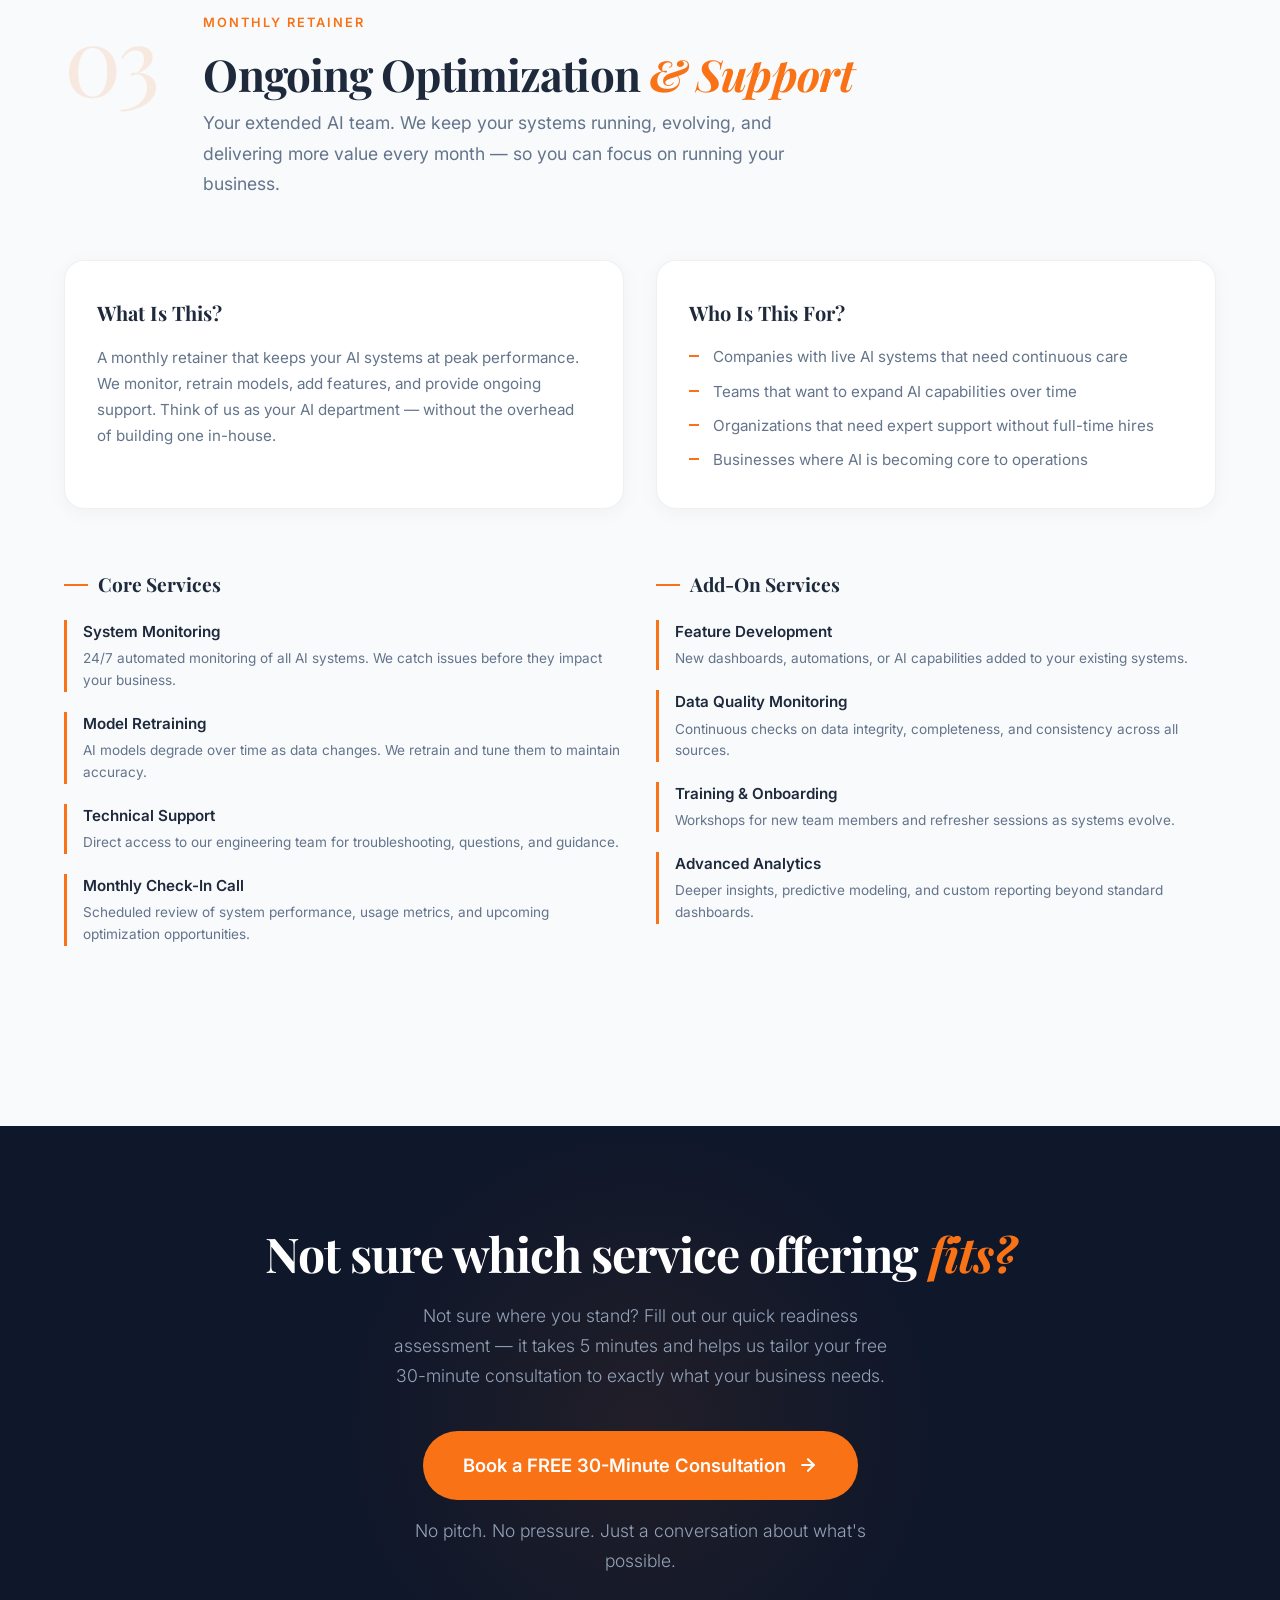
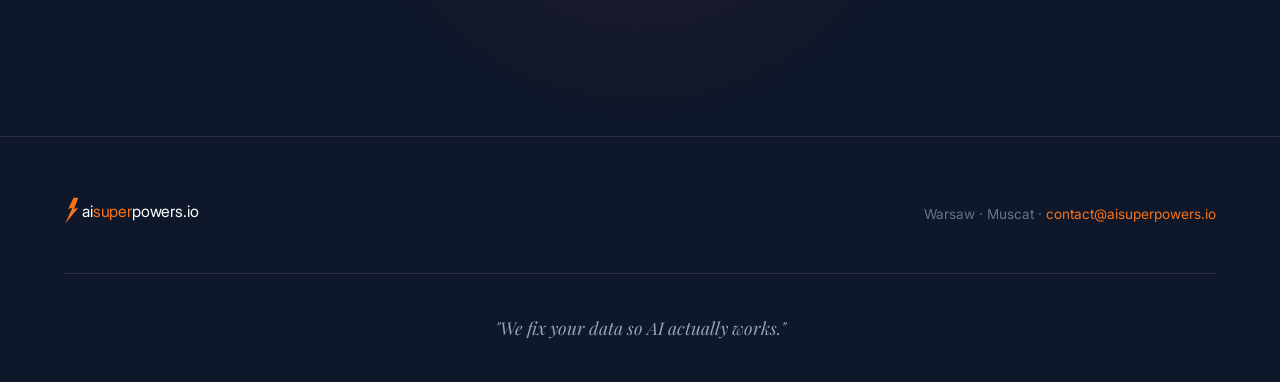
<file: packages.html>
<!DOCTYPE html>
<html lang="en">
<head>
    <meta charset="UTF-8">
    <meta name="viewport" content="width=device-width, initial-scale=1.0">
    <title>Service Offerings | AI Superpowers — Data Readiness, AI Integration & Ongoing Support</title>
    <link rel="icon" type="image/svg+xml" href="data:image/svg+xml,<svg xmlns='http://www.w3.org/2000/svg' viewBox='0 0 32 32'><path d='M 18 2 L 8 15 L 15 14 L 6 30 L 26 13 L 18 14 L 26 2 Z' fill='%23F97316'/></svg>">
    <link href="https://fonts.googleapis.com/css2?family=Playfair+Display:wght@600;700&family=Inter:wght@300;400;500;600;700&display=swap" rel="stylesheet">
    <style>
        * {
            margin: 0;
            padding: 0;
            box-sizing: border-box;
        }

        :root {
            --orange: #F97316;
            --deep-orange: #EA580C;
            --burnt-orange: #C2410C;
            --peach: #FED7AA;
            --light-peach: #FFF7ED;
            --cream: #FFFBEB;
            --navy: #1E293B;
            --dark-navy: #0F172A;
            --gray: #64748B;
            --gray-light: #94A3B8;
            --light-gray: #F8FAFC;
            --white: #FFFFFF;
            --border: rgba(255,255,255,0.1);
        }

        html { scroll-behavior: smooth; }

        body {
            font-family: 'Inter', sans-serif;
            background: var(--dark-navy);
            color: var(--white);
            line-height: 1.6;
            overflow-x: hidden;
        }

        h1, h2, h3 {
            font-family: 'Playfair Display', serif;
        }

        .container {
            max-width: 1200px;
            margin: 0 auto;
            padding: 0 24px;
        }

        /* Navigation */
        nav {
            position: fixed;
            top: 0;
            width: 100%;
            z-index: 1000;
            padding: 20px 0;
            background: rgba(15, 23, 42, 0.9);
            backdrop-filter: blur(20px);
            border-bottom: 1px solid var(--border);
        }

        nav .container {
            display: flex;
            justify-content: space-between;
            align-items: center;
        }

        .logo {
            font-family: 'Playfair Display', serif;
            font-size: 1.5rem;
            color: var(--white);
            text-decoration: none;
        }

        .logo span {
            color: var(--orange);
        }

        .nav-links {
            display: flex;
            gap: 32px;
            align-items: center;
        }

        .nav-links a {
            color: var(--gray-light);
            text-decoration: none;
            font-size: 0.9rem;
            font-weight: 500;
            transition: color 0.3s;
        }

        .nav-links a:hover {
            color: var(--white);
        }

        .nav-cta {
            background: var(--orange) !important;
            color: var(--white) !important;
            padding: 12px 24px;
            border-radius: 100px;
            font-weight: 600;
        }

        .nav-cta:hover {
            background: var(--deep-orange) !important;
        }

        /* Hero */
        .hero {
            padding: 160px 0 80px;
            text-align: center;
            position: relative;
            background: linear-gradient(135deg, var(--dark-navy) 0%, var(--navy) 50%, var(--deep-orange) 100%);
        }

        .hero::before {
            content: '';
            position: absolute;
            top: -50%;
            right: -20%;
            width: 80%;
            height: 200%;
            background: radial-gradient(ellipse, rgba(249,115,22,0.15) 0%, transparent 70%);
            pointer-events: none;
        }

        .hero h1 {
            font-size: clamp(2.25rem, 5vw, 3.5rem);
            line-height: 1.15;
            margin-bottom: 20px;
            max-width: 800px;
            margin-left: auto;
            margin-right: auto;
            letter-spacing: -0.02em;
            position: relative;
        }

        .hero h1 em {
            color: var(--orange);
            font-style: italic;
        }

        .hero-sub {
            font-size: 1.2rem;
            color: var(--gray-light);
            max-width: 620px;
            margin: 0 auto 40px;
            line-height: 1.7;
            font-weight: 300;
            position: relative;
        }

        /* Package Journey Steps */
        .journey-steps {
            display: flex;
            justify-content: center;
            gap: 0;
            margin-top: 48px;
            position: relative;
        }

        .journey-step {
            display: flex;
            align-items: center;
            gap: 12px;
            padding: 14px 28px;
            border-radius: 100px;
            font-size: 0.85rem;
            font-weight: 600;
            letter-spacing: 0.5px;
            cursor: pointer;
            transition: all 0.3s;
            position: relative;
            text-decoration: none;
            color: var(--gray-light);
            border: 1px solid var(--border);
            background: rgba(255,255,255,0.05);
        }

        .journey-step:hover {
            border-color: var(--orange);
            color: var(--white);
            background: rgba(249,115,22,0.1);
        }

        .journey-step-number {
            width: 28px;
            height: 28px;
            background: var(--orange);
            color: var(--white);
            border-radius: 50%;
            display: flex;
            align-items: center;
            justify-content: center;
            font-size: 0.75rem;
            font-weight: 700;
            flex-shrink: 0;
        }

        .journey-connector {
            width: 40px;
            height: 2px;
            background: var(--border);
            align-self: center;
        }

        /* Section Shared */
        section {
            padding: 100px 0;
        }

        .section-label {
            color: var(--orange);
            font-weight: 600;
            font-size: 0.8rem;
            text-transform: uppercase;
            letter-spacing: 3px;
            margin-bottom: 20px;
            display: flex;
            align-items: center;
            gap: 12px;
        }

        .section-label::before {
            content: '';
            width: 32px;
            height: 2px;
            background: var(--orange);
        }

        .section-label-centered {
            justify-content: center;
        }

        .section-label-centered::before {
            display: none;
        }

        /* Package Sections */
        .package-section {
            scroll-margin-top: 100px;
        }

        .package-bg-light {
            background: var(--white);
            color: var(--navy);
        }

        .package-bg-cream {
            background: var(--cream);
            color: var(--navy);
        }

        .package-bg-gray {
            background: var(--light-gray);
            color: var(--navy);
        }

        /* Package Header */
        .package-header {
            display: flex;
            gap: 48px;
            align-items: flex-start;
            margin-bottom: 60px;
        }

        .package-header-content {
            flex: 1;
        }

        .package-number {
            font-family: 'Playfair Display', serif;
            font-size: 6rem;
            color: rgba(249,115,22,0.12);
            line-height: 1;
            letter-spacing: -0.05em;
            flex-shrink: 0;
        }

        .package-title {
            font-size: clamp(1.75rem, 3.5vw, 2.75rem);
            line-height: 1.15;
            margin-bottom: 8px;
            letter-spacing: -0.02em;
            color: var(--navy);
        }

        .package-title em {
            color: var(--orange);
            font-style: italic;
        }

        .package-timeline {
            display: inline-block;
            font-size: 0.8rem;
            text-transform: uppercase;
            letter-spacing: 2px;
            color: var(--orange);
            font-weight: 600;
            margin-bottom: 16px;
        }

        .package-desc {
            font-size: 1.1rem;
            color: var(--gray);
            line-height: 1.75;
            max-width: 640px;
        }

        /* What Is This / Who Is This For */
        .package-intro-grid {
            display: grid;
            grid-template-columns: 1fr 1fr;
            gap: 32px;
            margin-bottom: 60px;
        }

        .package-intro-card {
            background: var(--white);
            border: 1px solid rgba(0,0,0,0.06);
            border-radius: 20px;
            padding: 36px 32px;
            box-shadow: 0 4px 20px rgba(0,0,0,0.04);
        }

        .package-bg-light .package-intro-card {
            background: var(--light-peach);
            border-color: rgba(249,115,22,0.08);
        }

        .package-bg-cream .package-intro-card {
            background: var(--white);
        }

        .package-bg-gray .package-intro-card {
            background: var(--white);
        }

        .package-intro-card h3 {
            font-size: 1.25rem;
            color: var(--navy);
            margin-bottom: 16px;
        }

        .package-intro-card p {
            font-size: 0.95rem;
            color: var(--gray);
            line-height: 1.7;
        }

        .package-intro-card ul {
            list-style: none;
            padding: 0;
            display: flex;
            flex-direction: column;
            gap: 10px;
        }

        .package-intro-card ul li {
            font-size: 0.95rem;
            color: var(--gray);
            line-height: 1.6;
            padding-left: 24px;
            position: relative;
        }

        .package-intro-card ul li::before {
            content: '';
            position: absolute;
            left: 0;
            top: 10px;
            width: 10px;
            height: 2px;
            background: var(--orange);
        }

        /* Industries tags */
        .industries-tags {
            display: flex;
            flex-wrap: wrap;
            gap: 8px;
            margin-top: 12px;
        }

        .industry-tag-sm {
            background: rgba(249,115,22,0.08);
            border: 1px solid rgba(249,115,22,0.15);
            color: var(--navy);
            padding: 6px 14px;
            border-radius: 100px;
            font-size: 0.8rem;
            font-weight: 500;
        }

        /* Phase / Week Breakdown */
        .phases {
            margin-bottom: 60px;
        }

        .phase {
            display: grid;
            grid-template-columns: 100px 1fr;
            gap: 36px;
            padding: 40px 0;
            border-top: 1px solid rgba(0,0,0,0.08);
        }

        .phase:last-child {
            border-bottom: 1px solid rgba(0,0,0,0.08);
        }

        .phase-label {
            font-family: 'Playfair Display', serif;
            font-size: 0.8rem;
            text-transform: uppercase;
            letter-spacing: 2px;
            color: var(--orange);
            font-weight: 600;
            padding-top: 4px;
        }

        .phase-content h3 {
            font-size: 1.3rem;
            color: var(--navy);
            margin-bottom: 12px;
        }

        .phase-content p {
            font-size: 0.95rem;
            color: var(--gray);
            line-height: 1.7;
            margin-bottom: 16px;
        }

        .phase-items {
            list-style: none;
            padding: 0;
            display: flex;
            flex-direction: column;
            gap: 10px;
        }

        .phase-items li {
            font-size: 0.9rem;
            color: var(--gray);
            line-height: 1.6;
            padding-left: 24px;
            position: relative;
        }

        .phase-items li::before {
            content: '';
            position: absolute;
            left: 0;
            top: 10px;
            width: 10px;
            height: 2px;
            background: var(--orange);
        }

        .phase-items li strong {
            color: var(--navy);
            font-weight: 600;
        }

        /* Deliverables */
        .deliverables-grid {
            display: grid;
            grid-template-columns: repeat(auto-fit, minmax(260px, 1fr));
            gap: 20px;
            margin-bottom: 60px;
        }

        .deliverable-card {
            background: var(--white);
            border: 1px solid rgba(0,0,0,0.06);
            border-radius: 16px;
            padding: 28px 24px;
            box-shadow: 0 4px 16px rgba(0,0,0,0.04);
            position: relative;
            overflow: hidden;
        }

        .package-bg-light .deliverable-card {
            background: var(--light-peach);
            border-color: rgba(249,115,22,0.08);
        }

        .package-bg-cream .deliverable-card {
            background: var(--white);
        }

        .deliverable-card::before {
            content: '';
            position: absolute;
            top: 0;
            left: 0;
            right: 0;
            height: 3px;
            background: linear-gradient(90deg, var(--orange), var(--peach));
        }

        .deliverable-card h4 {
            font-family: 'Playfair Display', serif;
            font-size: 1.1rem;
            color: var(--navy);
            margin-bottom: 8px;
        }

        .deliverable-card p {
            font-size: 0.85rem;
            color: var(--gray);
            line-height: 1.6;
        }

        .deliverable-card ul {
            list-style: none;
            padding: 0;
            display: flex;
            flex-direction: column;
            gap: 6px;
            margin-top: 8px;
        }

        .deliverable-card ul li {
            font-size: 0.85rem;
            color: var(--gray);
            line-height: 1.5;
            padding-left: 20px;
            position: relative;
        }

        .deliverable-card ul li::before {
            content: '';
            position: absolute;
            left: 0;
            top: 9px;
            width: 8px;
            height: 2px;
            background: var(--orange);
        }

        /* What We DON'T Do */
        .dont-section {
            background: var(--light-peach);
            border: 1px solid rgba(249,115,22,0.1);
            border-radius: 20px;
            padding: 36px 32px;
            margin-bottom: 60px;
        }

        .dont-section h3 {
            font-size: 1.2rem;
            color: var(--navy);
            margin-bottom: 16px;
        }

        .dont-section p {
            font-size: 0.95rem;
            color: var(--gray);
            line-height: 1.65;
            margin-bottom: 16px;
        }

        .dont-items {
            list-style: none;
            padding: 0;
            display: grid;
            grid-template-columns: 1fr 1fr;
            gap: 12px;
        }

        .dont-items li {
            font-size: 0.9rem;
            color: var(--gray);
            line-height: 1.5;
            padding-left: 28px;
            position: relative;
        }

        .dont-items li::before {
            content: '✕';
            position: absolute;
            left: 0;
            top: 0;
            color: var(--deep-orange);
            font-weight: 700;
            font-size: 0.8rem;
        }

        /* Services Grid (for Package 3) */
        .services-grid {
            display: grid;
            grid-template-columns: 1fr 1fr;
            gap: 32px;
            margin-bottom: 60px;
        }

        .services-block h3 {
            font-size: 1.2rem;
            color: var(--navy);
            margin-bottom: 20px;
            display: flex;
            align-items: center;
            gap: 10px;
        }

        .services-block h3::before {
            content: '';
            width: 24px;
            height: 2px;
            background: var(--orange);
        }

        .service-item {
            border-left: 3px solid var(--orange);
            padding-left: 16px;
            margin-bottom: 20px;
        }

        .service-item h4 {
            font-size: 0.95rem;
            font-weight: 600;
            color: var(--navy);
            margin-bottom: 4px;
            font-family: 'Inter', sans-serif;
        }

        .service-item p {
            font-size: 0.85rem;
            color: var(--gray);
            line-height: 1.6;
        }

        /* Next Step Banner */
        .next-step {
            background: rgba(249,115,22,0.06);
            border: 1px solid rgba(249,115,22,0.12);
            border-radius: 16px;
            padding: 28px 32px;
            display: flex;
            align-items: center;
            justify-content: space-between;
            gap: 24px;
        }

        .next-step p {
            font-size: 1rem;
            color: var(--navy);
            font-weight: 500;
        }

        .next-step p em {
            color: var(--orange);
            font-style: normal;
            font-weight: 600;
        }

        .next-step-link {
            display: inline-flex;
            align-items: center;
            gap: 8px;
            color: var(--orange);
            font-weight: 600;
            font-size: 0.9rem;
            text-decoration: none;
            white-space: nowrap;
            transition: gap 0.3s;
        }

        .next-step-link:hover {
            gap: 12px;
        }

        /* CTA Section */
        .cta-section {
            background: var(--dark-navy);
            text-align: center;
            padding: 100px 0 120px;
            position: relative;
            overflow: hidden;
        }

        .cta-section::before {
            content: '';
            position: absolute;
            top: 0;
            left: 50%;
            transform: translateX(-50%);
            width: 600px;
            height: 600px;
            background: radial-gradient(circle, rgba(249,115,22,0.08) 0%, transparent 70%);
            pointer-events: none;
        }

        .cta-section h2 {
            font-size: clamp(2rem, 5vw, 3rem);
            margin-bottom: 20px;
            line-height: 1.15;
            letter-spacing: -0.02em;
            position: relative;
        }

        .cta-section h2 em {
            color: var(--orange);
            font-style: italic;
        }

        .cta-section p {
            font-size: 1.1rem;
            color: var(--gray-light);
            margin-bottom: 40px;
            font-weight: 300;
            max-width: 520px;
            margin-left: auto;
            margin-right: auto;
            line-height: 1.7;
            position: relative;
        }

        .cta-btn {
            display: inline-flex;
            align-items: center;
            gap: 12px;
            padding: 20px 40px;
            background: var(--orange);
            color: var(--white);
            border: none;
            border-radius: 100px;
            font-size: 1.15rem;
            font-weight: 600;
            text-decoration: none;
            transition: all 0.3s;
            position: relative;
            overflow: hidden;
        }

        .cta-btn::before {
            content: '';
            position: absolute;
            top: 0;
            left: -100%;
            width: 100%;
            height: 100%;
            background: linear-gradient(90deg, transparent, rgba(255,255,255,0.15), transparent);
            transition: left 0.5s;
        }

        .cta-btn:hover::before {
            left: 100%;
        }

        .cta-btn:hover {
            background: var(--deep-orange);
            transform: translateY(-3px);
            box-shadow: 0 15px 40px rgba(249,115,22,0.35);
        }

        .cta-btn svg {
            transition: transform 0.3s;
        }

        .cta-btn:hover svg {
            transform: translateX(4px);
        }

        .cta-note {
            margin-top: 16px;
            font-size: 0.85rem;
            color: var(--gray);
            position: relative;
        }

        /* Footer */
        footer {
            background: var(--dark-navy);
            border-top: 1px solid var(--border);
            padding: 60px 0 40px;
        }

        .footer-bottom {
            display: flex;
            justify-content: space-between;
            align-items: center;
            flex-wrap: wrap;
            gap: 20px;
        }

        .footer-logo {
            font-family: 'Playfair Display', serif;
            font-size: 1.25rem;
        }

        .footer-logo span {
            color: var(--orange);
        }

        .footer-contact {
            font-size: 0.85rem;
            color: var(--gray);
        }

        .footer-tagline {
            width: 100%;
            text-align: center;
            margin-top: 40px;
            padding-top: 40px;
            border-top: 1px solid var(--border);
            font-family: 'Playfair Display', serif;
            font-size: 1.1rem;
            font-style: italic;
            color: var(--gray-light);
        }

        /* Animations */
        .fade-in {
            opacity: 0;
            transform: translateY(30px);
            transition: opacity 0.6s ease, transform 0.6s ease;
        }

        .fade-in.visible {
            opacity: 1;
            transform: translateY(0);
        }

        /* Responsive — Tablet */
        @media (max-width: 1024px) {
            section {
                padding: 80px 0;
            }

            .nav-links {
                gap: 20px;
            }

            .package-header {
                flex-direction: column;
                gap: 16px;
            }

            .package-number {
                font-size: 4rem;
            }

            .package-intro-grid {
                grid-template-columns: 1fr;
            }

            .phase {
                grid-template-columns: 1fr;
                gap: 12px;
            }

            .services-grid {
                grid-template-columns: 1fr;
            }

            .dont-items {
                grid-template-columns: 1fr;
            }

            .journey-steps {
                flex-wrap: wrap;
                gap: 8px;
            }

            .journey-connector {
                display: none;
            }
        }

        /* Responsive — Mobile */
        @media (max-width: 768px) {
            nav {
                padding: 14px 0;
            }

            nav .nav-links a:not(.nav-cta) {
                display: none;
            }

            .nav-cta {
                padding: 10px 18px !important;
                font-size: 0.8rem !important;
                white-space: nowrap;
            }

            nav .container {
                padding: 0 16px;
            }

            .logo svg {
                width: 150px;
                height: 30px;
            }

            .container {
                padding: 0 16px;
            }

            .hero {
                padding: 120px 0 60px;
            }

            .hero h1 {
                font-size: 1.85rem;
            }

            .hero-sub {
                font-size: 1rem;
            }

            .journey-step {
                padding: 10px 16px;
                font-size: 0.75rem;
            }

            .journey-step-number {
                width: 24px;
                height: 24px;
                font-size: 0.7rem;
            }

            section {
                padding: 60px 0;
            }

            .package-title {
                font-size: 1.5rem;
            }

            .package-desc {
                font-size: 1rem;
            }

            .package-number {
                font-size: 3rem;
            }

            .package-intro-grid {
                gap: 16px;
            }

            .package-intro-card {
                padding: 28px 24px;
            }

            .phase {
                padding: 28px 0;
            }

            .deliverables-grid {
                grid-template-columns: 1fr;
            }

            .dont-section {
                padding: 28px 24px;
            }

            .next-step {
                flex-direction: column;
                text-align: center;
            }

            .cta-section {
                padding: 60px 0 80px;
            }

            .cta-section h2 {
                font-size: 1.75rem;
            }

            .cta-btn {
                padding: 16px 28px;
                font-size: 1rem;
            }

            .footer-bottom {
                flex-direction: column;
                text-align: center;
            }

            .footer-logo svg {
                width: 150px;
                height: 30px;
            }

            .footer-tagline {
                font-size: 0.95rem;
                margin-top: 24px;
                padding-top: 24px;
            }
        }

        @media (max-width: 400px) {
            .logo svg {
                width: 130px;
                height: 26px;
            }

            .nav-cta {
                padding: 8px 14px !important;
                font-size: 0.75rem !important;
            }

            .hero h1 {
                font-size: 1.5rem;
            }

            .package-title {
                font-size: 1.35rem;
            }

            .cta-btn {
                padding: 14px 20px;
                font-size: 0.9rem;
            }

            .journey-step {
                padding: 8px 12px;
                font-size: 0.7rem;
            }
        }
    </style>
</head>
<body>

<!-- Navigation -->
<nav>
    <div class="container">
        <a href="index.html" class="logo">
            <svg xmlns="http://www.w3.org/2000/svg" viewBox="0 0 340 52" width="220" height="36">
                <path d="M 18 1 L 8 22 L 16 20 L 2 50 L 27 20 L 19 22 L 27 1 Z" fill="#F97316"/>
                <text x="34" y="38" font-family="'Inter', 'Helvetica Neue', Arial, sans-serif" font-size="30" font-weight="400" letter-spacing="-0.3"><tspan fill="#ffffff">ai</tspan><tspan fill="#F97316">super</tspan><tspan fill="#ffffff">powers.io</tspan></text>
            </svg>
        </a>
        <div class="nav-links">
            <a href="index.html">Home</a>
            <a href="case-studies.html">Case Studies</a>
            <a href="#cta" class="nav-cta">Get Started</a>
        </div>
    </div>
</nav>

<!-- Hero -->
<section class="hero">
    <div class="container">
        <h1 class="fade-in">Three service offerings.<br>One <em>clear path</em> to AI.</h1>
        <p class="hero-sub fade-in">Whether you're just exploring or ready to scale — we meet you where you are and move you forward.</p>

        <div class="journey-steps fade-in">
            <a href="#assess" class="journey-step">
                <span class="journey-step-number">1</span>
                Assess
            </a>
            <div class="journey-connector"></div>
            <a href="#integrate" class="journey-step">
                <span class="journey-step-number">2</span>
                Integrate
            </a>
            <div class="journey-connector"></div>
            <a href="#optimize" class="journey-step">
                <span class="journey-step-number">3</span>
                Optimize
            </a>
        </div>
    </div>
</section>


<!-- ═══════════════════════════════════════════════════════════ -->
<!-- PACKAGE 1: DATA READINESS ASSESSMENT                        -->
<!-- ═══════════════════════════════════════════════════════════ -->
<section class="package-section package-bg-light" id="assess">
    <div class="container">
        <div class="section-label fade-in">Package 1</div>

        <div class="package-header fade-in">
            <div class="package-number">01</div>
            <div class="package-header-content">
                <div class="package-timeline">2-Week Engagement</div>
                <h2 class="package-title">Data Readiness <em>Assessment</em></h2>
                <p class="package-desc">A focused, 2-week audit of your data systems, workflows, and AI readiness. We find out exactly where you stand — and give you a clear roadmap to move forward.</p>
            </div>
        </div>

        <!-- What Is This / Who Is This For -->
        <div class="package-intro-grid fade-in">
            <div class="package-intro-card">
                <h3>What Is This?</h3>
                <p>A comprehensive assessment where we examine your data infrastructure, workflows, and organizational readiness for AI adoption. Think of it as a full health check for your data — before you invest in AI tools that may not work with your current setup.</p>
            </div>
            <div class="package-intro-card">
                <h3>Who Is This For?</h3>
                <ul>
                    <li>Mid-market companies (50-500 employees) running on multiple data systems</li>
                    <li>Organizations exploring AI but unsure where to start</li>
                    <li>Companies that have tried AI tools and hit walls</li>
                    <li>Leadership teams seeking data-backed AI investment decisions</li>
                </ul>
                <div class="industries-tags" style="margin-top: 16px;">
                    <span class="industry-tag-sm">Telecom & ISPs</span>
                    <span class="industry-tag-sm">Financial Services</span>
                    <span class="industry-tag-sm">B2B / SaaS</span>
                    <span class="industry-tag-sm">Government</span>
                </div>
            </div>
        </div>

        <!-- Week Breakdown -->
        <div class="phases fade-in">
            <div class="phase">
                <div class="phase-label">Week 1</div>
                <div class="phase-content">
                    <h3>Discovery & Audit</h3>
                    <p>We map your entire data landscape — every system, every workflow, every pain point.</p>
                    <ul class="phase-items">
                        <li><strong>Stakeholder interviews</strong> — conversations with 5-8 key team members across departments</li>
                        <li><strong>System inventory</strong> — complete mapping of all data sources, storage, and flow between systems</li>
                        <li><strong>Data quality sampling</strong> — spot checks across critical data sets for completeness, consistency, and accuracy</li>
                        <li><strong>Process documentation</strong> — how data currently moves through your organization</li>
                    </ul>
                </div>
            </div>
            <div class="phase">
                <div class="phase-label">Week 2</div>
                <div class="phase-content">
                    <h3>Analysis & Recommendations</h3>
                    <p>We analyze everything and build your custom AI readiness roadmap.</p>
                    <ul class="phase-items">
                        <li><strong>AI readiness scoring</strong> — each system and data source rated on a clear framework</li>
                        <li><strong>Gap analysis</strong> — what needs to be fixed before AI can deliver real value</li>
                        <li><strong>Quick wins identification</strong> — high-impact, low-effort opportunities to start immediately</li>
                        <li><strong>Investment modeling</strong> — expected ROI for recommended AI implementations</li>
                    </ul>
                </div>
            </div>
        </div>

        <!-- Deliverables -->
        <div class="section-label fade-in">What You Get</div>
        <div class="deliverables-grid fade-in">
            <div class="deliverable-card">
                <h4>Assessment Report</h4>
                <p>20-30 page comprehensive document covering:</p>
                <ul>
                    <li>Data quality scores per system</li>
                    <li>Integration gap analysis</li>
                    <li>AI readiness heat map</li>
                    <li>Risk assessment</li>
                </ul>
            </div>
            <div class="deliverable-card">
                <h4>Implementation Roadmap</h4>
                <p>Phase-by-phase plan with clear priorities:</p>
                <ul>
                    <li>Quick wins (0-3 months)</li>
                    <li>Foundation work (3-6 months)</li>
                    <li>Advanced AI capabilities (6-12 months)</li>
                </ul>
            </div>
            <div class="deliverable-card">
                <h4>Business Case Document</h4>
                <p>Board-ready materials including:</p>
                <ul>
                    <li>Expected ROI calculations</li>
                    <li>Resource requirements</li>
                    <li>Risk mitigation strategies</li>
                </ul>
            </div>
            <div class="deliverable-card">
                <h4>60-Minute Presentation</h4>
                <p>Live walkthrough with your leadership:</p>
                <ul>
                    <li>Key findings and recommendations</li>
                    <li>Q&A with our team</li>
                    <li>Decision framework for next steps</li>
                </ul>
            </div>
        </div>

        <!-- What We DON'T Do -->
        <div class="dont-section fade-in">
            <h3>What We Don't Do in This Engagement</h3>
            <p>Transparency matters. Here's what's outside the scope of the assessment:</p>
            <ul class="dont-items">
                <li>We don't build anything — this is assessment only</li>
                <li>We don't access sensitive customer or employee data</li>
                <li>We don't require changes to your current systems</li>
                <li>We don't lock you into a long-term contract</li>
            </ul>
        </div>

        <!-- Next Step -->
        <div class="next-step fade-in">
            <p>Ready to go deeper? The Assessment naturally leads into <em>AI Integration</em> — where we build what the report recommends.</p>
            <a href="#integrate" class="next-step-link">
                See Package 2
                <svg width="16" height="16" viewBox="0 0 24 24" fill="none" stroke="currentColor" stroke-width="2.5" stroke-linecap="round" stroke-linejoin="round"><line x1="5" y1="12" x2="19" y2="12"/><polyline points="12 5 19 12 12 19"/></svg>
            </a>
        </div>
    </div>
</section>


<!-- ═══════════════════════════════════════════════════════════ -->
<!-- PACKAGE 2: AI INTEGRATION PACKAGE                           -->
<!-- ═══════════════════════════════════════════════════════════ -->
<section class="package-section package-bg-cream" id="integrate">
    <div class="container">
        <div class="section-label fade-in">Package 2</div>

        <div class="package-header fade-in">
            <div class="package-number">02</div>
            <div class="package-header-content">
                <div class="package-timeline">3–6 Month Engagement</div>
                <h2 class="package-title">AI Integration <em>& Deployment</em></h2>
                <p class="package-desc">Full-service AI implementation. We take your data from messy to clean, and from clean to AI-powered — without replacing your existing systems.</p>
            </div>
        </div>

        <!-- What Is This / Who Is This For -->
        <div class="package-intro-grid fade-in">
            <div class="package-intro-card">
                <h3>What Is This?</h3>
                <p>This is where we roll up our sleeves. We clean your data, build the AI systems, integrate them with your existing tools, and train your team to use everything. By the end, you have live, working AI that delivers measurable results.</p>
            </div>
            <div class="package-intro-card">
                <h3>Who Is This For?</h3>
                <ul>
                    <li>Companies that completed the Data Readiness Assessment</li>
                    <li>Organizations with executive buy-in for AI investment</li>
                    <li>Teams ready to implement within 3-6 months</li>
                    <li>Businesses that want AI without replacing existing systems</li>
                </ul>
                <div class="industries-tags" style="margin-top: 16px;">
                    <span class="industry-tag-sm">Automated Reporting</span>
                    <span class="industry-tag-sm">Predictive Analytics</span>
                    <span class="industry-tag-sm">Document Search</span>
                    <span class="industry-tag-sm">Process Automation</span>
                </div>
            </div>
        </div>

        <!-- Phase Breakdown -->
        <div class="phases fade-in">
            <div class="phase">
                <div class="phase-label">Phase 1<br><span style="font-family: Inter, sans-serif; font-size: 0.7rem; letter-spacing: 1px; opacity: 0.7;">Weeks 1-4</span></div>
                <div class="phase-content">
                    <h3>Foundation</h3>
                    <p>We clean and structure your data, build the integration layer, and establish the architecture everything else runs on.</p>
                    <ul class="phase-items">
                        <li><strong>Data cleaning & normalization</strong> — fixing inconsistencies, filling gaps, standardizing formats</li>
                        <li><strong>Integration layer</strong> — connecting your existing systems (CRM, ERP, spreadsheets, databases) into a unified data pipeline</li>
                        <li><strong>Architecture design</strong> — building the technical blueprint for your AI systems</li>
                        <li><strong>Security & compliance</strong> — ensuring all data handling meets your regulatory requirements</li>
                    </ul>
                </div>
            </div>
            <div class="phase">
                <div class="phase-label">Phase 2<br><span style="font-family: Inter, sans-serif; font-size: 0.7rem; letter-spacing: 1px; opacity: 0.7;">Weeks 5-10</span></div>
                <div class="phase-content">
                    <h3>AI Development & Deployment</h3>
                    <p>We build, test, and deploy the AI solutions identified in your roadmap — then train your team to use them confidently.</p>
                    <ul class="phase-items">
                        <li><strong>AI solution development</strong> — building the dashboards, automations, RAG systems, or whatever your roadmap prioritizes</li>
                        <li><strong>Testing & validation</strong> — rigorous testing with real data before going live</li>
                        <li><strong>Team training</strong> — hands-on sessions so your people can own the systems</li>
                        <li><strong>Go-live support</strong> — we're there when you launch, handling any issues in real-time</li>
                    </ul>
                </div>
            </div>
        </div>

        <!-- Deliverables -->
        <div class="section-label fade-in">What You Get</div>
        <div class="deliverables-grid fade-in">
            <div class="deliverable-card">
                <h4>Clean, Unified Data</h4>
                <p>Your data is cleaned, normalized, and flowing between systems automatically. No more spreadsheet chaos.</p>
            </div>
            <div class="deliverable-card">
                <h4>Live AI Systems</h4>
                <p>Working dashboards, automations, or AI tools — deployed and running in your environment.</p>
            </div>
            <div class="deliverable-card">
                <h4>Technical Documentation</h4>
                <p>Complete documentation of everything built: architecture, integrations, data flows, and maintenance guides.</p>
            </div>
            <div class="deliverable-card">
                <h4>Trained Team</h4>
                <p>Your people know how to use, manage, and troubleshoot the systems we built. You're not dependent on us.</p>
            </div>
        </div>

        <!-- Next Step -->
        <div class="next-step fade-in">
            <p>Systems live? Keep them running at peak performance with <em>Ongoing Optimization</em> — our monthly retainer.</p>
            <a href="#optimize" class="next-step-link">
                See Package 3
                <svg width="16" height="16" viewBox="0 0 24 24" fill="none" stroke="currentColor" stroke-width="2.5" stroke-linecap="round" stroke-linejoin="round"><line x1="5" y1="12" x2="19" y2="12"/><polyline points="12 5 19 12 12 19"/></svg>
            </a>
        </div>
    </div>
</section>


<!-- ═══════════════════════════════════════════════════════════ -->
<!-- PACKAGE 3: ONGOING OPTIMIZATION & SUPPORT                   -->
<!-- ═══════════════════════════════════════════════════════════ -->
<section class="package-section package-bg-gray" id="optimize">
    <div class="container">
        <div class="section-label fade-in">Package 3</div>

        <div class="package-header fade-in">
            <div class="package-number">03</div>
            <div class="package-header-content">
                <div class="package-timeline">Monthly Retainer</div>
                <h2 class="package-title">Ongoing Optimization <em>& Support</em></h2>
                <p class="package-desc">Your extended AI team. We keep your systems running, evolving, and delivering more value every month — so you can focus on running your business.</p>
            </div>
        </div>

        <!-- What Is This / Who Is This For -->
        <div class="package-intro-grid fade-in">
            <div class="package-intro-card">
                <h3>What Is This?</h3>
                <p>A monthly retainer that keeps your AI systems at peak performance. We monitor, retrain models, add features, and provide ongoing support. Think of us as your AI department — without the overhead of building one in-house.</p>
            </div>
            <div class="package-intro-card">
                <h3>Who Is This For?</h3>
                <ul>
                    <li>Companies with live AI systems that need continuous care</li>
                    <li>Teams that want to expand AI capabilities over time</li>
                    <li>Organizations that need expert support without full-time hires</li>
                    <li>Businesses where AI is becoming core to operations</li>
                </ul>
            </div>
        </div>

        <!-- Core + Add-On Services -->
        <div class="services-grid fade-in">
            <div class="services-block">
                <h3>Core Services</h3>
                <div class="service-item">
                    <h4>System Monitoring</h4>
                    <p>24/7 automated monitoring of all AI systems. We catch issues before they impact your business.</p>
                </div>
                <div class="service-item">
                    <h4>Model Retraining</h4>
                    <p>AI models degrade over time as data changes. We retrain and tune them to maintain accuracy.</p>
                </div>
                <div class="service-item">
                    <h4>Technical Support</h4>
                    <p>Direct access to our engineering team for troubleshooting, questions, and guidance.</p>
                </div>
                <div class="service-item">
                    <h4>Monthly Check-In Call</h4>
                    <p>Scheduled review of system performance, usage metrics, and upcoming optimization opportunities.</p>
                </div>
            </div>
            <div class="services-block">
                <h3>Add-On Services</h3>
                <div class="service-item">
                    <h4>Feature Development</h4>
                    <p>New dashboards, automations, or AI capabilities added to your existing systems.</p>
                </div>
                <div class="service-item">
                    <h4>Data Quality Monitoring</h4>
                    <p>Continuous checks on data integrity, completeness, and consistency across all sources.</p>
                </div>
                <div class="service-item">
                    <h4>Training & Onboarding</h4>
                    <p>Workshops for new team members and refresher sessions as systems evolve.</p>
                </div>
                <div class="service-item">
                    <h4>Advanced Analytics</h4>
                    <p>Deeper insights, predictive modeling, and custom reporting beyond standard dashboards.</p>
                </div>
            </div>
        </div>
    </div>
</section>


<!-- CTA Section -->
<section class="cta-section" id="cta">
    <div class="container">
        <h2 class="fade-in">Not sure which service offering <em>fits?</em></h2>
        <p class="fade-in">Not sure where you stand? Fill out our quick readiness assessment — it takes 5 minutes and helps us tailor your free 30-minute consultation to exactly what your business needs.</p>
        <a href="https://calendly.com/daniel-aisuperpowers/30min" class="cta-btn fade-in" target="_blank">
            Book a FREE 30-Minute Consultation
            <svg width="20" height="20" viewBox="0 0 24 24" fill="none" stroke="currentColor" stroke-width="2.5" stroke-linecap="round" stroke-linejoin="round"><line x1="5" y1="12" x2="19" y2="12"/><polyline points="12 5 19 12 12 19"/></svg>
        </a>
        <p class="cta-note">No pitch. No pressure. Just a conversation about what's possible.</p>
    </div>
</section>

<!-- Footer -->
<footer>
    <div class="container">
        <div class="footer-bottom">
            <div class="footer-logo">
                <svg xmlns="http://www.w3.org/2000/svg" viewBox="0 0 340 52" width="180" height="28">
                    <path d="M 18 1 L 8 22 L 16 20 L 2 50 L 27 20 L 19 22 L 27 1 Z" fill="#F97316"/>
                    <text x="34" y="38" font-family="'Inter', 'Helvetica Neue', Arial, sans-serif" font-size="30" font-weight="400" letter-spacing="-0.3"><tspan fill="#ffffff">ai</tspan><tspan fill="#F97316">super</tspan><tspan fill="#ffffff">powers.io</tspan></text>
                </svg>
            </div>
            <div class="footer-contact">
                Warsaw · Muscat · <a href="mailto:contact@aisuperpowers.io" style="color: var(--orange); text-decoration: none;">contact@aisuperpowers.io</a>
            </div>
        </div>
        <div class="footer-tagline">
            "We fix your data so AI actually works."
        </div>
    </div>
</footer>

<script>
    // Scroll-triggered fade-in animations
    const observer = new IntersectionObserver((entries) => {
        entries.forEach(entry => {
            if (entry.isIntersecting) {
                entry.target.classList.add('visible');
            }
        });
    }, { threshold: 0.1 });

    document.querySelectorAll('.fade-in').forEach(el => observer.observe(el));
</script>

</body>
</html>
</file>
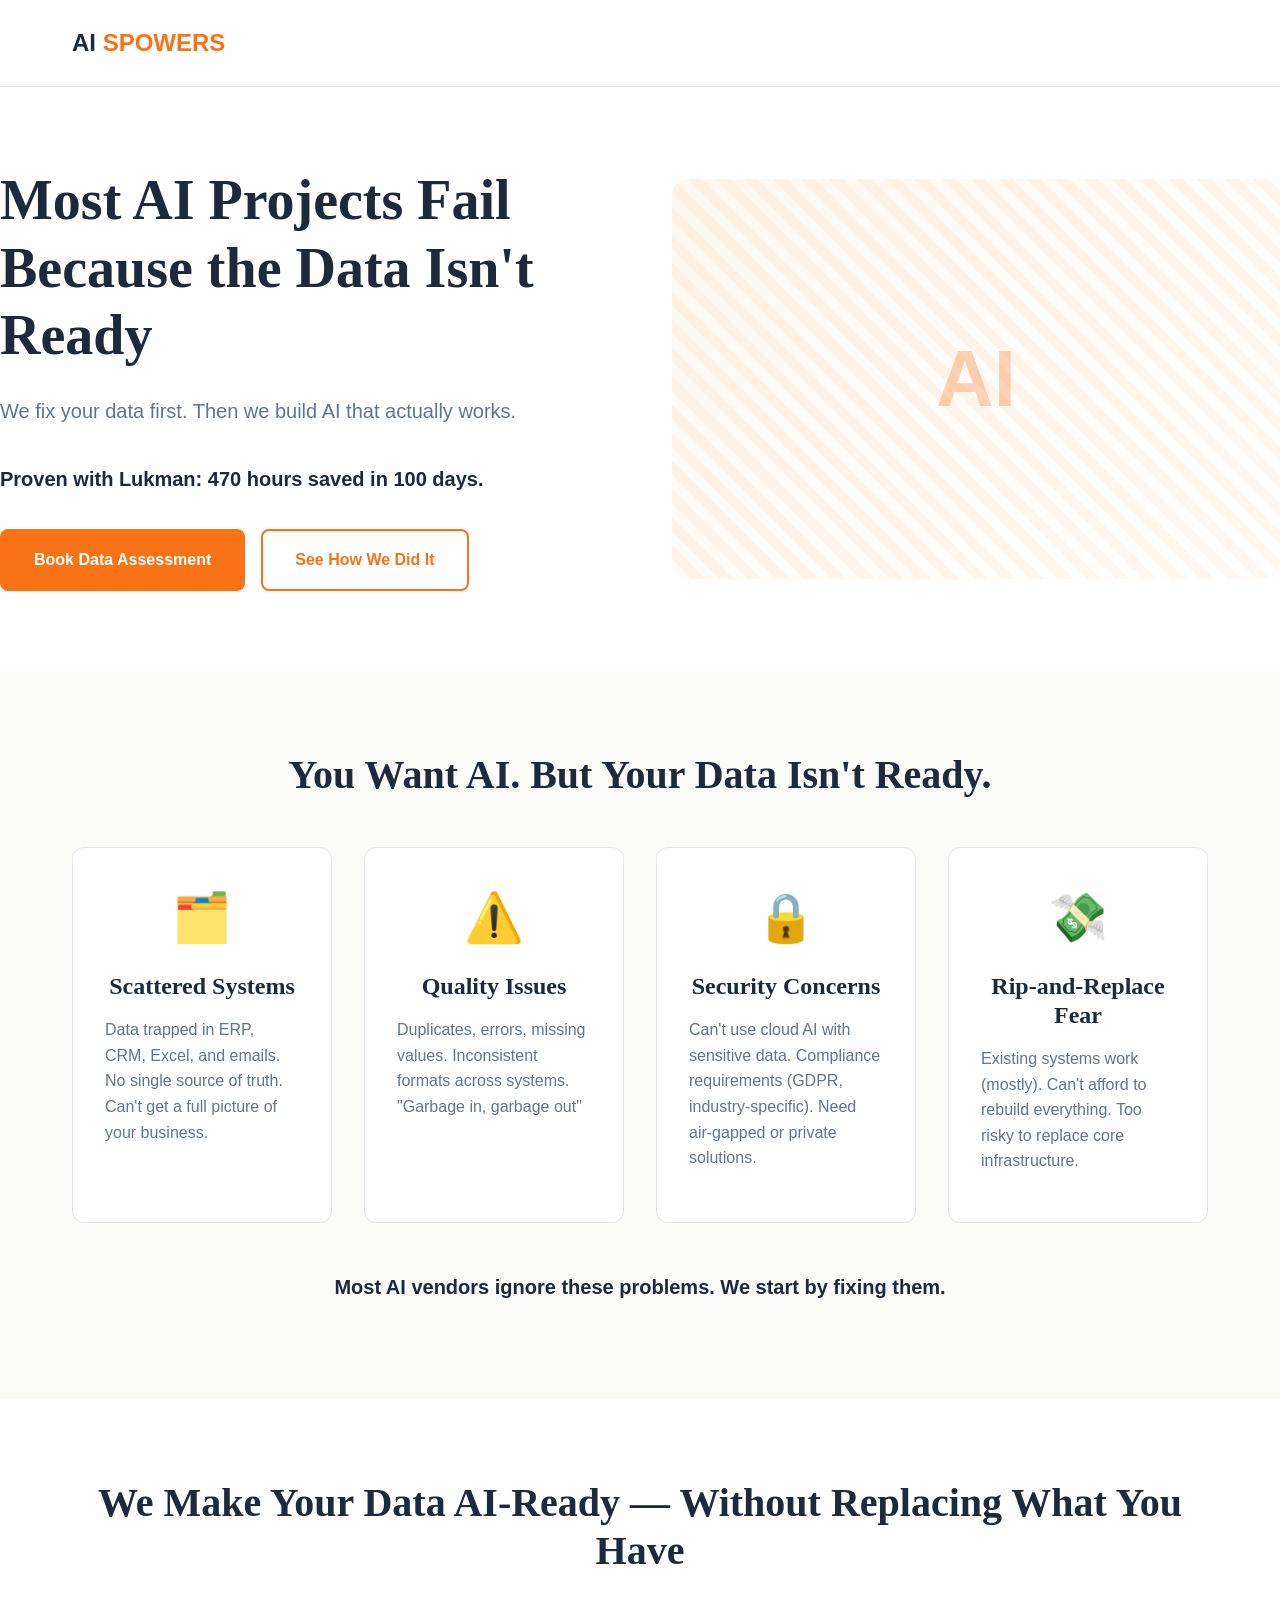
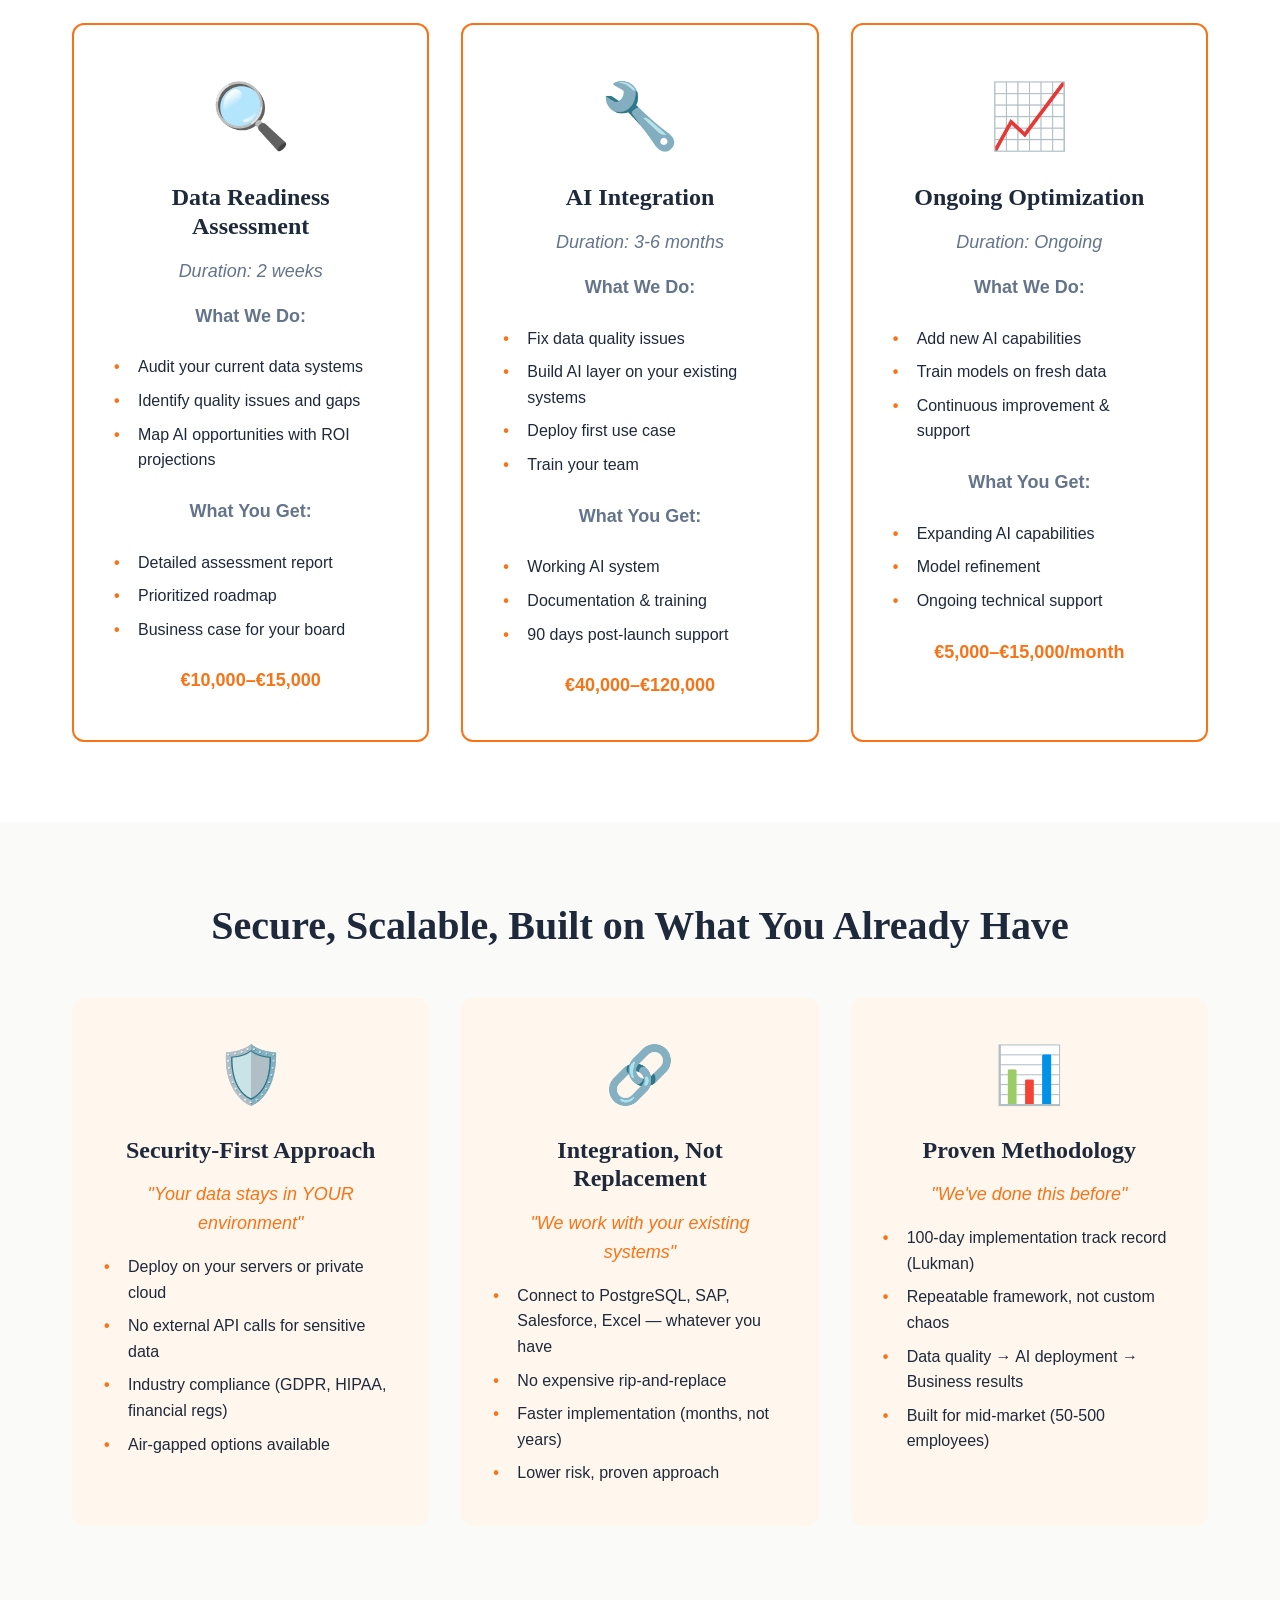
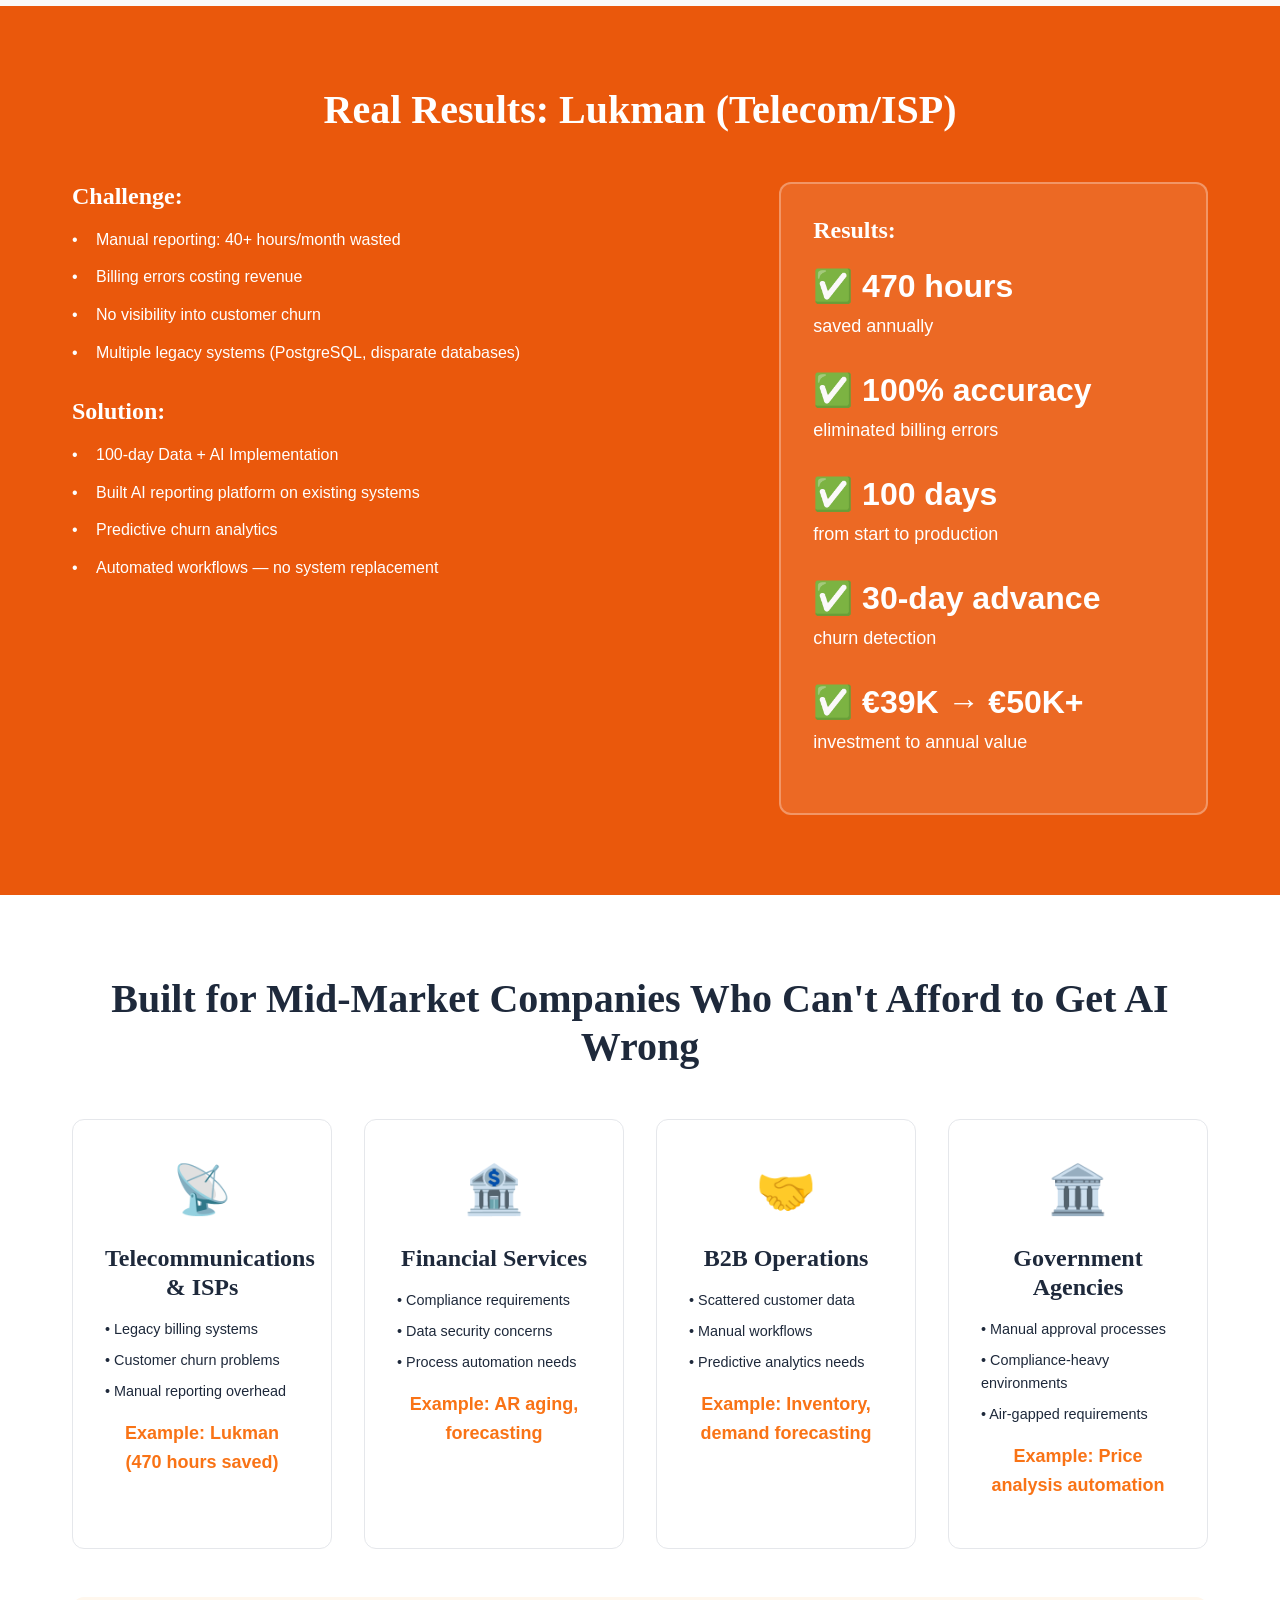
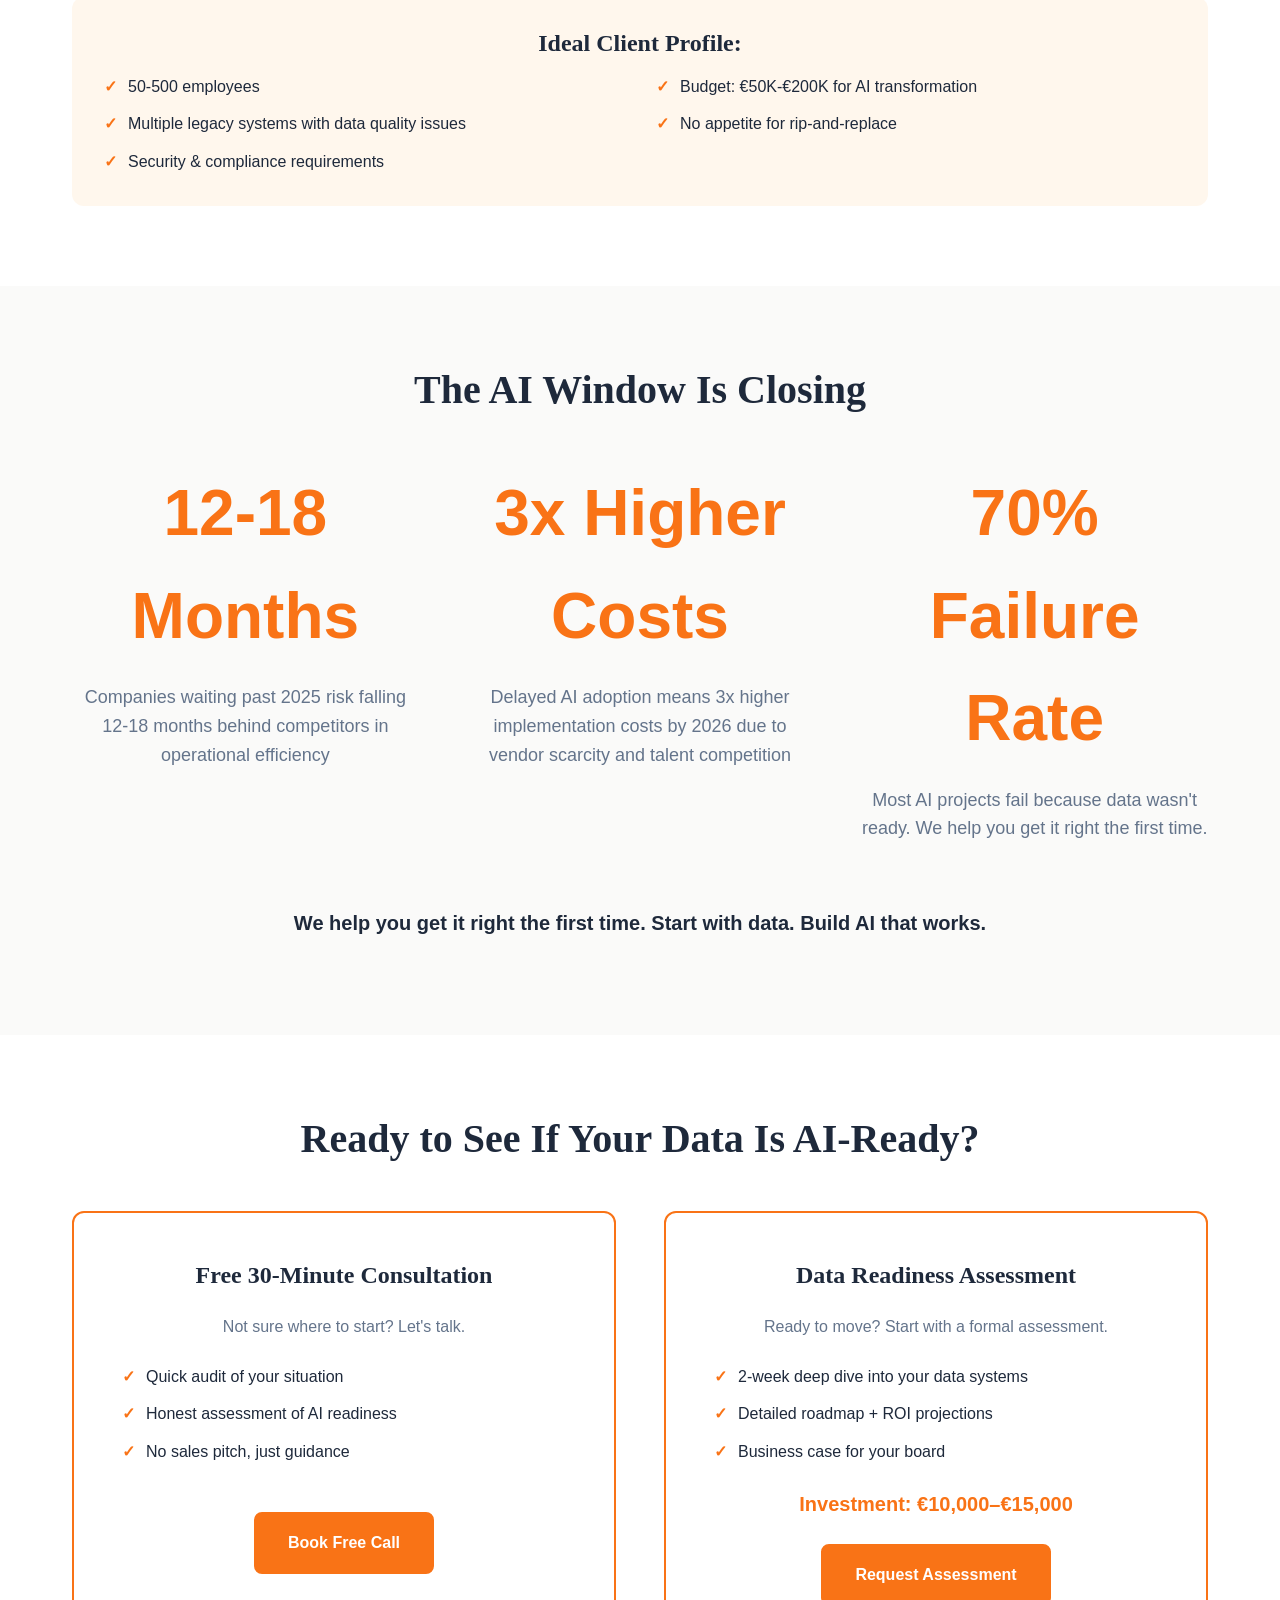
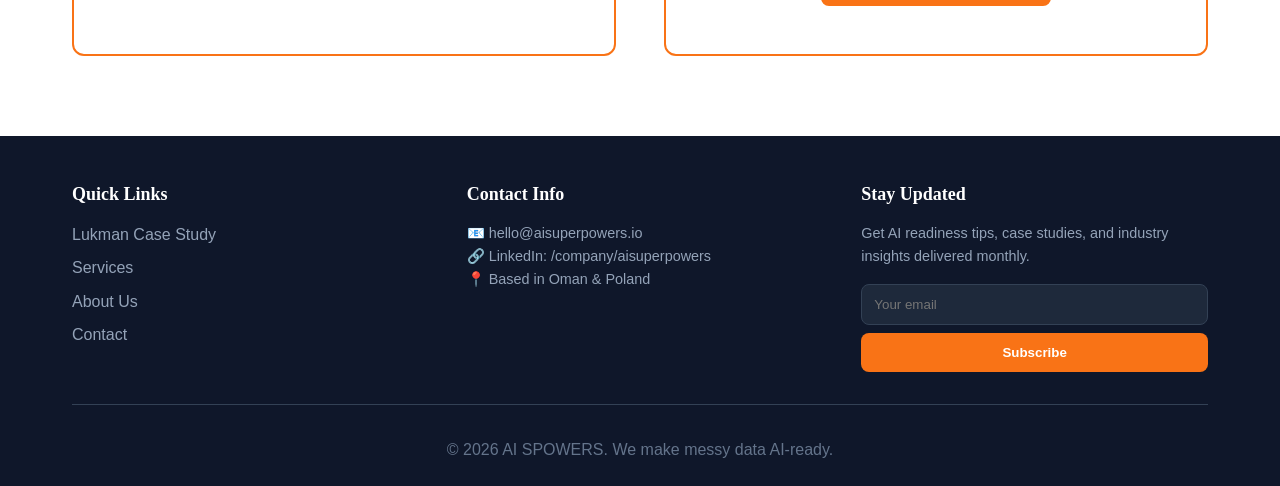
<file: v1.html>
<!DOCTYPE html>
<html lang="en">
<head>
    <meta charset="UTF-8">
    <meta name="viewport" content="width=device-width, initial-scale=1.0">
    <title>AI SPOWERS - Make Your Data AI-Ready</title>
    <style>
        * {
            margin: 0;
            padding: 0;
            box-sizing: border-box;
        }

        body {
            font-family: -apple-system, BlinkMacSystemFont, 'Segoe UI', 'Inter', 'Roboto', sans-serif;
            line-height: 1.6;
            color: #1E293B;
            background: #FFFFFF;
        }

        /* Typography */
        h1, h2, h3 {
            font-family: 'Georgia', 'Times New Roman', serif;
            font-weight: 700;
            line-height: 1.2;
        }

        h1 {
            font-size: 3.5rem;
            margin-bottom: 1.5rem;
        }

        h2 {
            font-size: 2.5rem;
            margin-bottom: 2rem;
            text-align: center;
        }

        h3 {
            font-size: 1.5rem;
            margin-bottom: 1rem;
        }

        p {
            font-size: 1.125rem;
            color: #64748B;
            margin-bottom: 1rem;
        }

        /* Container */
        .container {
            max-width: 1200px;
            margin: 0 auto;
            padding: 0 2rem;
        }

        /* Header */
        header {
            padding: 1.5rem 0;
            border-bottom: 1px solid #E5E7EB;
        }

        .logo {
            font-size: 1.5rem;
            font-weight: 700;
            color: #1E293B;
        }

        .logo span {
            color: #F97316;
        }

        /* Hero Section */
        .hero {
            padding: 5rem 0;
            display: grid;
            grid-template-columns: 1fr 1fr;
            gap: 4rem;
            align-items: center;
        }

        .hero-content p {
            font-size: 1.25rem;
            margin-bottom: 2rem;
            line-height: 1.8;
        }

        .hero-buttons {
            display: flex;
            gap: 1rem;
            margin-top: 2rem;
        }

        .btn {
            padding: 1rem 2rem;
            font-size: 1rem;
            font-weight: 600;
            border-radius: 0.5rem;
            text-decoration: none;
            transition: all 0.3s ease;
            display: inline-block;
            border: 2px solid #F97316;
        }

        .btn-primary {
            background: #F97316;
            color: white;
        }

        .btn-primary:hover {
            background: #EA580C;
        }

        .btn-secondary {
            background: transparent;
            color: #F97316;
        }

        .btn-secondary:hover {
            background: #FFF7ED;
        }

        .hero-visual {
            background: linear-gradient(135deg, #FFF7ED 0%, #FFFFFF 100%);
            border-radius: 1rem;
            padding: 3rem;
            display: flex;
            align-items: center;
            justify-content: center;
            min-height: 400px;
            position: relative;
            overflow: hidden;
        }

        .hero-visual::before {
            content: '';
            position: absolute;
            width: 200%;
            height: 200%;
            background: repeating-linear-gradient(
                45deg,
                transparent,
                transparent 10px,
                rgba(249, 115, 22, 0.05) 10px,
                rgba(249, 115, 22, 0.05) 20px
            );
            animation: flow 20s linear infinite;
        }

        @keyframes flow {
            0% { transform: translate(-50%, -50%) rotate(0deg); }
            100% { transform: translate(-50%, -50%) rotate(360deg); }
        }

        .flow-text {
            font-size: 5rem;
            font-weight: 700;
            color: #F97316;
            opacity: 0.3;
            position: relative;
            z-index: 1;
        }

        /* Section Styles */
        section {
            padding: 5rem 0;
        }

        .section-alt {
            background: #FAFAF9;
        }

        .section-orange {
            background: #EA580C;
            color: white;
        }

        .section-orange h2,
        .section-orange h3,
        .section-orange p {
            color: white;
        }

        /* Problem Section */
        .problem-grid {
            display: grid;
            grid-template-columns: repeat(auto-fit, minmax(250px, 1fr));
            gap: 2rem;
            margin-top: 3rem;
        }

        .problem-card {
            background: white;
            padding: 2rem;
            border-radius: 0.75rem;
            border: 1px solid #E5E7EB;
            text-align: center;
        }

        .problem-icon {
            font-size: 3rem;
            margin-bottom: 1rem;
        }

        .problem-card h3 {
            color: #1E293B;
            margin-bottom: 1rem;
        }

        .problem-card p {
            font-size: 1rem;
            text-align: left;
        }

        .closing-statement {
            text-align: center;
            margin-top: 3rem;
            font-size: 1.25rem;
            font-weight: 600;
            color: #1E293B;
        }

        /* Three Phase */
        .three-phase {
            display: grid;
            grid-template-columns: repeat(auto-fit, minmax(300px, 1fr));
            gap: 2rem;
            margin-top: 3rem;
            position: relative;
        }

        .phase-card {
            background: white;
            border: 2px solid #F97316;
            border-radius: 0.75rem;
            padding: 2.5rem;
            text-align: center;
        }

        .phase-icon {
            font-size: 4rem;
            margin-bottom: 1rem;
        }

        .phase-duration {
            font-style: italic;
            color: #64748B;
            margin-bottom: 1rem;
        }

        .phase-card ul {
            text-align: left;
            list-style: none;
            margin: 1.5rem 0;
        }

        .phase-card li {
            margin-bottom: 0.5rem;
            padding-left: 1.5rem;
            position: relative;
        }

        .phase-card li::before {
            content: "•";
            color: #F97316;
            font-weight: bold;
            position: absolute;
            left: 0;
        }

        .phase-investment {
            font-size: 1.125rem;
            font-weight: 700;
            color: #F97316;
            margin-top: 1rem;
        }

        /* Pillars */
        .pillars-grid {
            display: grid;
            grid-template-columns: repeat(auto-fit, minmax(300px, 1fr));
            gap: 2rem;
            margin-top: 3rem;
        }

        .pillar-card {
            background: #FFF7ED;
            padding: 2rem;
            border-radius: 0.75rem;
            text-align: center;
        }

        .pillar-icon {
            font-size: 3.5rem;
            margin-bottom: 1rem;
        }

        .pillar-tagline {
            font-style: italic;
            color: #F97316;
            font-size: 1.125rem;
            margin-bottom: 1rem;
        }

        .pillar-card ul {
            text-align: left;
            list-style: none;
        }

        .pillar-card li {
            margin-bottom: 0.5rem;
            padding-left: 1.5rem;
            position: relative;
        }

        .pillar-card li::before {
            content: "•";
            color: #F97316;
            font-weight: bold;
            position: absolute;
            left: 0;
        }

        /* Case Study */
        .case-study {
            display: grid;
            grid-template-columns: 1.5fr 1fr;
            gap: 4rem;
            margin-top: 3rem;
        }

        .case-study h3 {
            margin-bottom: 1rem;
        }

        .case-study ul {
            list-style: none;
        }

        .case-study li {
            margin-bottom: 0.75rem;
            padding-left: 1.5rem;
            position: relative;
        }

        .case-study li::before {
            content: "•";
            position: absolute;
            left: 0;
        }

        .results-box {
            background: rgba(255, 255, 255, 0.1);
            padding: 2rem;
            border-radius: 0.75rem;
            border: 2px solid rgba(255, 255, 255, 0.3);
        }

        .result-item {
            margin-bottom: 1.5rem;
            font-size: 1.125rem;
        }

        .result-number {
            font-size: 2rem;
            font-weight: 700;
            display: block;
        }

        /* Industries */
        .industries-grid {
            display: grid;
            grid-template-columns: repeat(auto-fit, minmax(250px, 1fr));
            gap: 2rem;
            margin-top: 3rem;
        }

        .industry-card {
            background: white;
            padding: 2rem;
            border-radius: 0.75rem;
            border: 1px solid #E5E7EB;
            text-align: center;
        }

        .industry-icon {
            font-size: 3rem;
            margin-bottom: 1rem;
        }

        .industry-card ul {
            text-align: left;
            list-style: none;
            margin-top: 1rem;
        }

        .industry-card li {
            margin-bottom: 0.5rem;
            font-size: 0.9rem;
        }

        .profile-box {
            background: #FFF7ED;
            padding: 2rem;
            border-radius: 0.75rem;
            margin-top: 3rem;
        }

        .profile-box h3 {
            text-align: center;
            margin-bottom: 1rem;
        }

        .profile-box ul {
            list-style: none;
            columns: 2;
            gap: 2rem;
        }

        .profile-box li {
            margin-bottom: 0.75rem;
            padding-left: 1.5rem;
            position: relative;
        }

        .profile-box li::before {
            content: "✓";
            color: #F97316;
            font-weight: bold;
            position: absolute;
            left: 0;
        }

        /* Stats */
        .stats-grid {
            display: grid;
            grid-template-columns: repeat(auto-fit, minmax(300px, 1fr));
            gap: 3rem;
            margin-top: 3rem;
        }

        .stat-card {
            text-align: center;
        }

        .stat-number {
            font-size: 4rem;
            font-weight: 700;
            color: #F97316;
            display: block;
            margin-bottom: 1rem;
        }

        .stat-context {
            font-size: 1.125rem;
            color: #64748B;
        }

        .closing-message {
            text-align: center;
            margin-top: 3rem;
            font-size: 1.25rem;
            font-weight: 600;
            color: #1E293B;
        }

        /* CTA Section */
        .cta-grid {
            display: grid;
            grid-template-columns: repeat(auto-fit, minmax(400px, 1fr));
            gap: 3rem;
            margin-top: 3rem;
        }

        .cta-card {
            background: white;
            border: 2px solid #F97316;
            border-radius: 0.75rem;
            padding: 3rem;
            text-align: center;
        }

        .cta-card h3 {
            color: #1E293B;
            margin-bottom: 1.5rem;
        }

        .cta-card p {
            margin-bottom: 1rem;
        }

        .cta-card ul {
            list-style: none;
            margin: 1.5rem 0;
            text-align: left;
        }

        .cta-card li {
            margin-bottom: 0.75rem;
            padding-left: 1.5rem;
            position: relative;
        }

        .cta-card li::before {
            content: "✓";
            color: #F97316;
            font-weight: bold;
            position: absolute;
            left: 0;
        }

        .cta-price {
            font-size: 1.25rem;
            font-weight: 700;
            color: #F97316;
            margin: 1.5rem 0;
        }

        /* Footer */
        footer {
            background: #0F172A;
            color: white;
            padding: 3rem 0 1.5rem;
        }

        .footer-grid {
            display: grid;
            grid-template-columns: repeat(auto-fit, minmax(250px, 1fr));
            gap: 3rem;
            margin-bottom: 2rem;
        }

        .footer-column h3 {
            font-size: 1.125rem;
            margin-bottom: 1rem;
            color: white;
        }

        .footer-column ul {
            list-style: none;
        }

        .footer-column li {
            margin-bottom: 0.5rem;
        }

        .footer-column a {
            color: #94A3B8;
            text-decoration: none;
        }

        .footer-column a:hover {
            color: #F97316;
        }

        .newsletter-input {
            padding: 0.75rem;
            border-radius: 0.5rem;
            border: 1px solid #334155;
            background: #1E293B;
            color: white;
            width: 100%;
            margin-bottom: 0.5rem;
        }

        .btn-newsletter {
            width: 100%;
            background: #F97316;
            color: white;
            padding: 0.75rem;
            border: none;
            border-radius: 0.5rem;
            font-weight: 600;
            cursor: pointer;
        }

        .btn-newsletter:hover {
            background: #EA580C;
        }

        .copyright {
            text-align: center;
            padding-top: 2rem;
            border-top: 1px solid #334155;
            color: #64748B;
        }

        /* Responsive */
        @media (max-width: 768px) {
            h1 {
                font-size: 2.5rem;
            }

            h2 {
                font-size: 2rem;
            }

            .hero {
                grid-template-columns: 1fr;
            }

            .hero-buttons {
                flex-direction: column;
            }

            .case-study {
                grid-template-columns: 1fr;
            }

            .cta-grid {
                grid-template-columns: 1fr;
            }

            .profile-box ul {
                columns: 1;
            }
        }
    </style>
</head>
<body>
    <!-- Header -->
    <header>
        <div class="container">
            <div class="logo">AI <span>SPOWERS</span></div>
        </div>
    </header>

    <!-- Hero Section -->
    <section class="hero">
        <div class="container" style="display: contents;">
            <div class="hero-content">
                <h1>Most AI Projects Fail Because the Data Isn't Ready</h1>
                <p>We fix your data first. Then we build AI that actually works.</p>
                <p style="font-weight: 600; color: #1E293B;">Proven with Lukman: 470 hours saved in 100 days.</p>
                <div class="hero-buttons">
                    <a href="#cta" class="btn btn-primary">Book Data Assessment</a>
                    <a href="#proof" class="btn btn-secondary">See How We Did It</a>
                </div>
            </div>
            <div class="hero-visual">
                <div class="flow-text">AI</div>
            </div>
        </div>
    </section>

    <!-- Problem Section -->
    <section class="section-alt">
        <div class="container">
            <h2>You Want AI. But Your Data Isn't Ready.</h2>
            <div class="problem-grid">
                <div class="problem-card">
                    <div class="problem-icon">🗂️</div>
                    <h3>Scattered Systems</h3>
                    <p>Data trapped in ERP, CRM, Excel, and emails. No single source of truth. Can't get a full picture of your business.</p>
                </div>
                <div class="problem-card">
                    <div class="problem-icon">⚠️</div>
                    <h3>Quality Issues</h3>
                    <p>Duplicates, errors, missing values. Inconsistent formats across systems. "Garbage in, garbage out"</p>
                </div>
                <div class="problem-card">
                    <div class="problem-icon">🔒</div>
                    <h3>Security Concerns</h3>
                    <p>Can't use cloud AI with sensitive data. Compliance requirements (GDPR, industry-specific). Need air-gapped or private solutions.</p>
                </div>
                <div class="problem-card">
                    <div class="problem-icon">💸</div>
                    <h3>Rip-and-Replace Fear</h3>
                    <p>Existing systems work (mostly). Can't afford to rebuild everything. Too risky to replace core infrastructure.</p>
                </div>
            </div>
            <p class="closing-statement">Most AI vendors ignore these problems. We start by fixing them.</p>
        </div>
    </section>

    <!-- What We Do -->
    <section>
        <div class="container">
            <h2>We Make Your Data AI-Ready — Without Replacing What You Have</h2>
            <div class="three-phase">
                <div class="phase-card">
                    <div class="phase-icon">🔍</div>
                    <h3>Data Readiness Assessment</h3>
                    <p class="phase-duration">Duration: 2 weeks</p>
                    <p><strong>What We Do:</strong></p>
                    <ul>
                        <li>Audit your current data systems</li>
                        <li>Identify quality issues and gaps</li>
                        <li>Map AI opportunities with ROI projections</li>
                    </ul>
                    <p><strong>What You Get:</strong></p>
                    <ul>
                        <li>Detailed assessment report</li>
                        <li>Prioritized roadmap</li>
                        <li>Business case for your board</li>
                    </ul>
                    <div class="phase-investment">€10,000–€15,000</div>
                </div>
                <div class="phase-card">
                    <div class="phase-icon">🔧</div>
                    <h3>AI Integration</h3>
                    <p class="phase-duration">Duration: 3-6 months</p>
                    <p><strong>What We Do:</strong></p>
                    <ul>
                        <li>Fix data quality issues</li>
                        <li>Build AI layer on your existing systems</li>
                        <li>Deploy first use case</li>
                        <li>Train your team</li>
                    </ul>
                    <p><strong>What You Get:</strong></p>
                    <ul>
                        <li>Working AI system</li>
                        <li>Documentation & training</li>
                        <li>90 days post-launch support</li>
                    </ul>
                    <div class="phase-investment">€40,000–€120,000</div>
                </div>
                <div class="phase-card">
                    <div class="phase-icon">📈</div>
                    <h3>Ongoing Optimization</h3>
                    <p class="phase-duration">Duration: Ongoing</p>
                    <p><strong>What We Do:</strong></p>
                    <ul>
                        <li>Add new AI capabilities</li>
                        <li>Train models on fresh data</li>
                        <li>Continuous improvement & support</li>
                    </ul>
                    <p><strong>What You Get:</strong></p>
                    <ul>
                        <li>Expanding AI capabilities</li>
                        <li>Model refinement</li>
                        <li>Ongoing technical support</li>
                    </ul>
                    <div class="phase-investment">€5,000–€15,000/month</div>
                </div>
            </div>
        </div>
    </section>

    <!-- How We Do It -->
    <section class="section-alt">
        <div class="container">
            <h2>Secure, Scalable, Built on What You Already Have</h2>
            <div class="pillars-grid">
                <div class="pillar-card">
                    <div class="pillar-icon">🛡️</div>
                    <h3>Security-First Approach</h3>
                    <p class="pillar-tagline">"Your data stays in YOUR environment"</p>
                    <ul>
                        <li>Deploy on your servers or private cloud</li>
                        <li>No external API calls for sensitive data</li>
                        <li>Industry compliance (GDPR, HIPAA, financial regs)</li>
                        <li>Air-gapped options available</li>
                    </ul>
                </div>
                <div class="pillar-card">
                    <div class="pillar-icon">🔗</div>
                    <h3>Integration, Not Replacement</h3>
                    <p class="pillar-tagline">"We work with your existing systems"</p>
                    <ul>
                        <li>Connect to PostgreSQL, SAP, Salesforce, Excel — whatever you have</li>
                        <li>No expensive rip-and-replace</li>
                        <li>Faster implementation (months, not years)</li>
                        <li>Lower risk, proven approach</li>
                    </ul>
                </div>
                <div class="pillar-card">
                    <div class="pillar-icon">📊</div>
                    <h3>Proven Methodology</h3>
                    <p class="pillar-tagline">"We've done this before"</p>
                    <ul>
                        <li>100-day implementation track record (Lukman)</li>
                        <li>Repeatable framework, not custom chaos</li>
                        <li>Data quality → AI deployment → Business results</li>
                        <li>Built for mid-market (50-500 employees)</li>
                    </ul>
                </div>
            </div>
        </div>
    </section>

    <!-- Proof - Case Study -->
    <section id="proof" class="section-orange">
        <div class="container">
            <h2>Real Results: Lukman (Telecom/ISP)</h2>
            <div class="case-study">
                <div>
                    <h3>Challenge:</h3>
                    <ul>
                        <li>Manual reporting: 40+ hours/month wasted</li>
                        <li>Billing errors costing revenue</li>
                        <li>No visibility into customer churn</li>
                        <li>Multiple legacy systems (PostgreSQL, disparate databases)</li>
                    </ul>
                    <h3 style="margin-top: 2rem;">Solution:</h3>
                    <ul>
                        <li>100-day Data + AI Implementation</li>
                        <li>Built AI reporting platform on existing systems</li>
                        <li>Predictive churn analytics</li>
                        <li>Automated workflows — no system replacement</li>
                    </ul>
                </div>
                <div class="results-box">
                    <h3>Results:</h3>
                    <div class="result-item">
                        <span class="result-number">✅ 470 hours</span>
                        saved annually
                    </div>
                    <div class="result-item">
                        <span class="result-number">✅ 100% accuracy</span>
                        eliminated billing errors
                    </div>
                    <div class="result-item">
                        <span class="result-number">✅ 100 days</span>
                        from start to production
                    </div>
                    <div class="result-item">
                        <span class="result-number">✅ 30-day advance</span>
                        churn detection
                    </div>
                    <div class="result-item">
                        <span class="result-number">✅ €39K → €50K+</span>
                        investment to annual value
                    </div>
                </div>
            </div>
        </div>
    </section>

    <!-- Who We Serve -->
    <section>
        <div class="container">
            <h2>Built for Mid-Market Companies Who Can't Afford to Get AI Wrong</h2>
            <div class="industries-grid">
                <div class="industry-card">
                    <div class="industry-icon">📡</div>
                    <h3>Telecommunications & ISPs</h3>
                    <ul>
                        <li>• Legacy billing systems</li>
                        <li>• Customer churn problems</li>
                        <li>• Manual reporting overhead</li>
                    </ul>
                    <p style="margin-top: 1rem; font-weight: 600; color: #F97316;">Example: Lukman (470 hours saved)</p>
                </div>
                <div class="industry-card">
                    <div class="industry-icon">🏦</div>
                    <h3>Financial Services</h3>
                    <ul>
                        <li>• Compliance requirements</li>
                        <li>• Data security concerns</li>
                        <li>• Process automation needs</li>
                    </ul>
                    <p style="margin-top: 1rem; font-weight: 600; color: #F97316;">Example: AR aging, forecasting</p>
                </div>
                <div class="industry-card">
                    <div class="industry-icon">🤝</div>
                    <h3>B2B Operations</h3>
                    <ul>
                        <li>• Scattered customer data</li>
                        <li>• Manual workflows</li>
                        <li>• Predictive analytics needs</li>
                    </ul>
                    <p style="margin-top: 1rem; font-weight: 600; color: #F97316;">Example: Inventory, demand forecasting</p>
                </div>
                <div class="industry-card">
                    <div class="industry-icon">🏛️</div>
                    <h3>Government Agencies</h3>
                    <ul>
                        <li>• Manual approval processes</li>
                        <li>• Compliance-heavy environments</li>
                        <li>• Air-gapped requirements</li>
                    </ul>
                    <p style="margin-top: 1rem; font-weight: 600; color: #F97316;">Example: Price analysis automation</p>
                </div>
            </div>
            <div class="profile-box">
                <h3>Ideal Client Profile:</h3>
                <ul>
                    <li>50-500 employees</li>
                    <li>Multiple legacy systems with data quality issues</li>
                    <li>Security & compliance requirements</li>
                    <li>Budget: €50K-€200K for AI transformation</li>
                    <li>No appetite for rip-and-replace</li>
                </ul>
            </div>
        </div>
    </section>

    <!-- Why Now -->
    <section class="section-alt">
        <div class="container">
            <h2>The AI Window Is Closing</h2>
            <div class="stats-grid">
                <div class="stat-card">
                    <span class="stat-number">12-18 Months</span>
                    <p class="stat-context">Companies waiting past 2025 risk falling 12-18 months behind competitors in operational efficiency</p>
                </div>
                <div class="stat-card">
                    <span class="stat-number">3x Higher Costs</span>
                    <p class="stat-context">Delayed AI adoption means 3x higher implementation costs by 2026 due to vendor scarcity and talent competition</p>
                </div>
                <div class="stat-card">
                    <span class="stat-number">70% Failure Rate</span>
                    <p class="stat-context">Most AI projects fail because data wasn't ready. We help you get it right the first time.</p>
                </div>
            </div>
            <p class="closing-message">We help you get it right the first time. Start with data. Build AI that works.</p>
        </div>
    </section>

    <!-- Final CTA -->
    <section id="cta">
        <div class="container">
            <h2>Ready to See If Your Data Is AI-Ready?</h2>
            <div class="cta-grid">
                <div class="cta-card">
                    <h3>Free 30-Minute Consultation</h3>
                    <p style="font-size: 1rem; color: #64748B; margin-bottom: 1.5rem;">Not sure where to start? Let's talk.</p>
                    <ul>
                        <li>Quick audit of your situation</li>
                        <li>Honest assessment of AI readiness</li>
                        <li>No sales pitch, just guidance</li>
                    </ul>
                    <a href="#" class="btn btn-primary" style="margin-top: 1.5rem; display: inline-block;">Book Free Call</a>
                </div>
                <div class="cta-card">
                    <h3>Data Readiness Assessment</h3>
                    <p style="font-size: 1rem; color: #64748B; margin-bottom: 1.5rem;">Ready to move? Start with a formal assessment.</p>
                    <ul>
                        <li>2-week deep dive into your data systems</li>
                        <li>Detailed roadmap + ROI projections</li>
                        <li>Business case for your board</li>
                    </ul>
                    <div class="cta-price">Investment: €10,000–€15,000</div>
                    <a href="#" class="btn btn-primary" style="display: inline-block;">Request Assessment</a>
                </div>
            </div>
        </div>
    </section>

    <!-- Footer -->
    <footer>
        <div class="container">
            <div class="footer-grid">
                <div class="footer-column">
                    <h3>Quick Links</h3>
                    <ul>
                        <li><a href="#proof">Lukman Case Study</a></li>
                        <li><a href="#cta">Services</a></li>
                        <li><a href="#">About Us</a></li>
                        <li><a href="#">Contact</a></li>
                    </ul>
                </div>
                <div class="footer-column">
                    <h3>Contact Info</h3>
                    <p style="color: #94A3B8; font-size: 0.9rem;">
                        📧 hello@aisuperpowers.io<br>
                        🔗 LinkedIn: /company/aisuperpowers<br>
                        📍 Based in Oman & Poland
                    </p>
                </div>
                <div class="footer-column">
                    <h3>Stay Updated</h3>
                    <p style="color: #94A3B8; font-size: 0.9rem; margin-bottom: 1rem;">Get AI readiness tips, case studies, and industry insights delivered monthly.</p>
                    <input type="email" class="newsletter-input" placeholder="Your email">
                    <button class="btn-newsletter">Subscribe</button>
                </div>
            </div>
            <div class="copyright">
                © 2026 AI SPOWERS. We make messy data AI-ready.
            </div>
        </div>
    </footer>
</body>
</html>
</file>
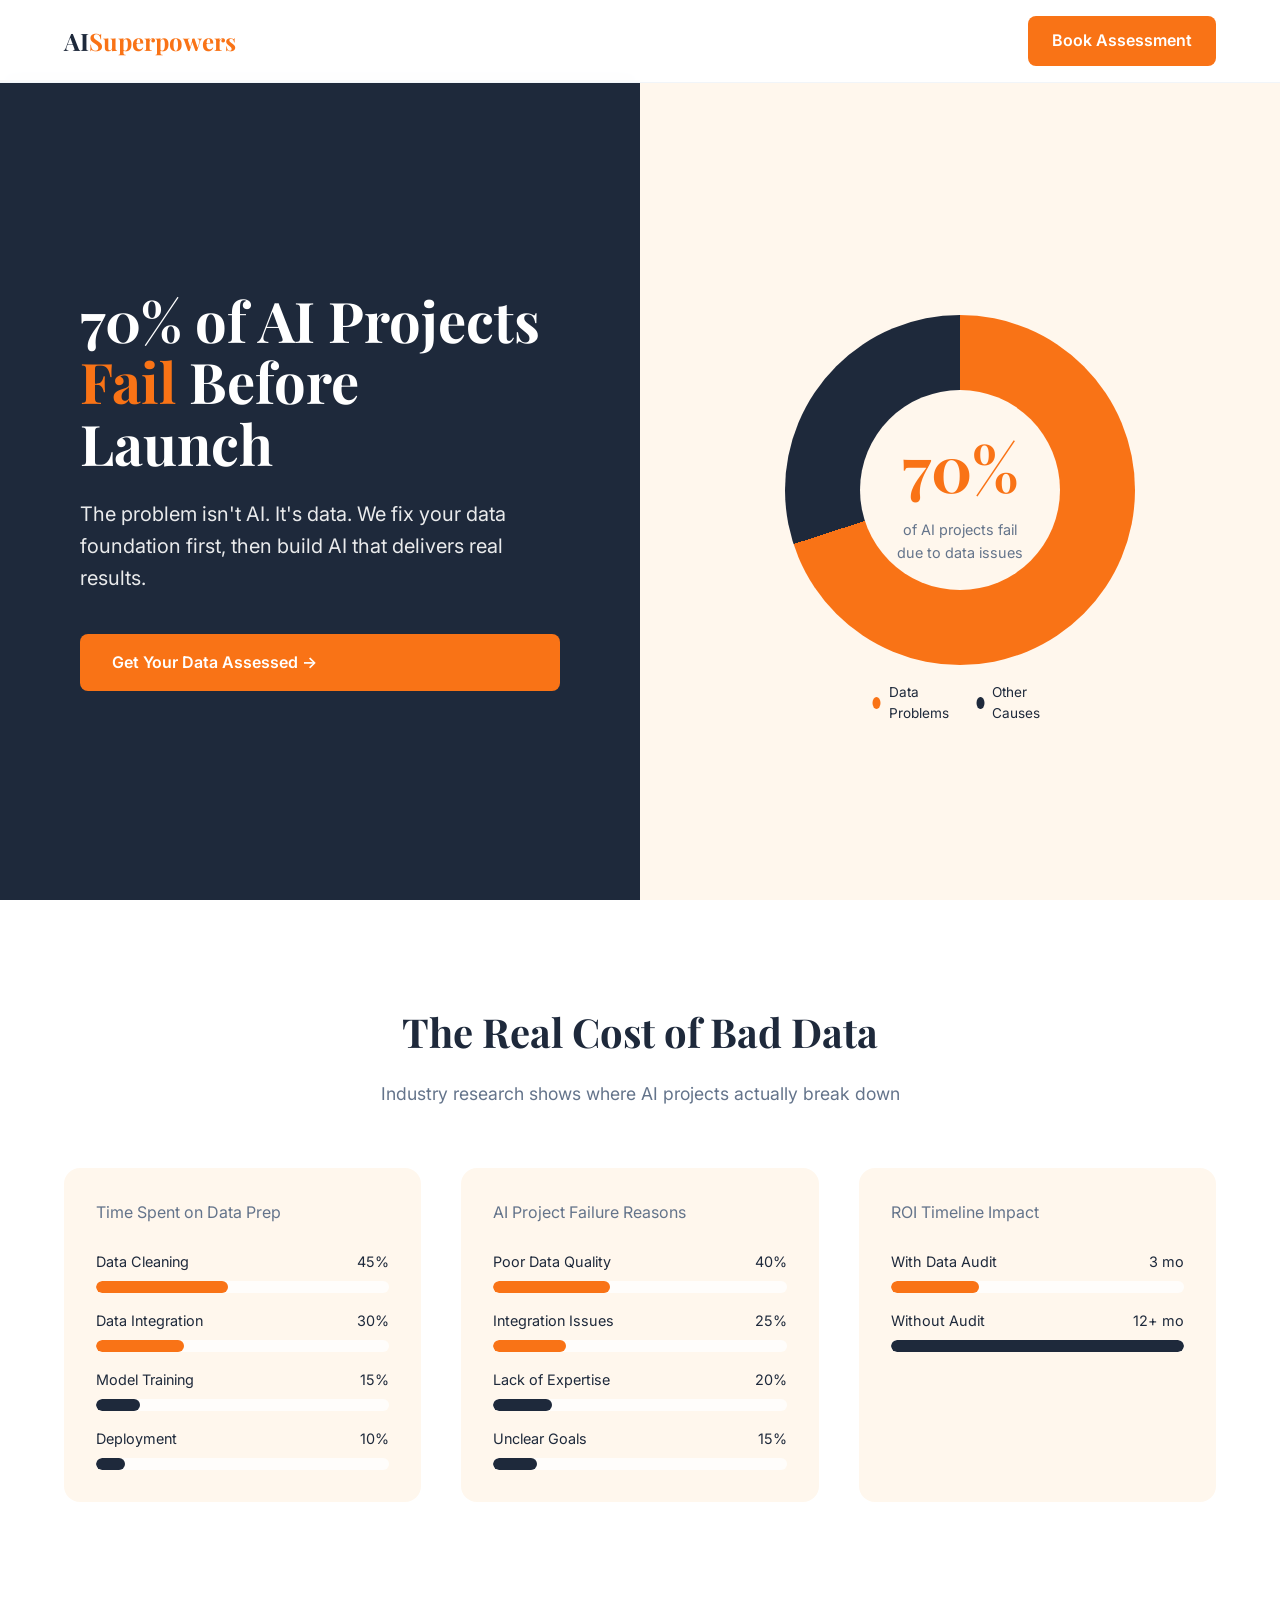
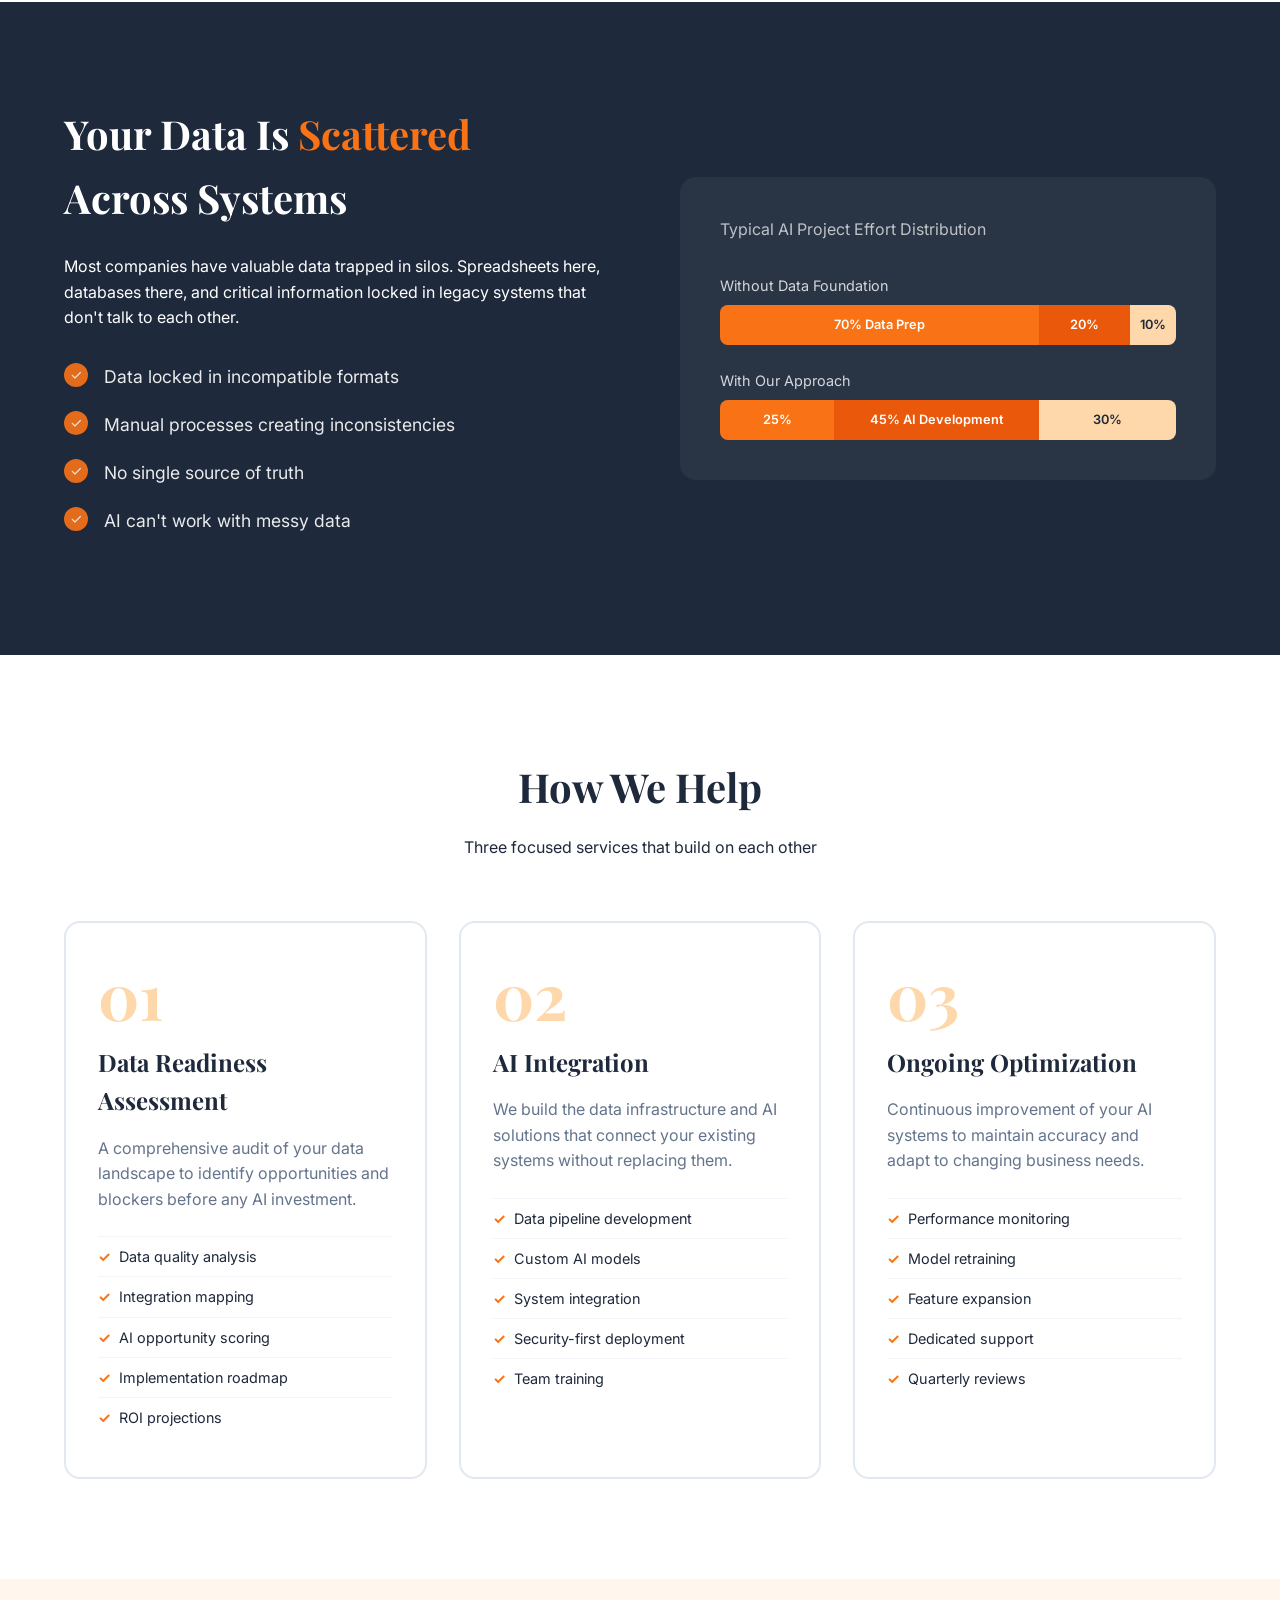
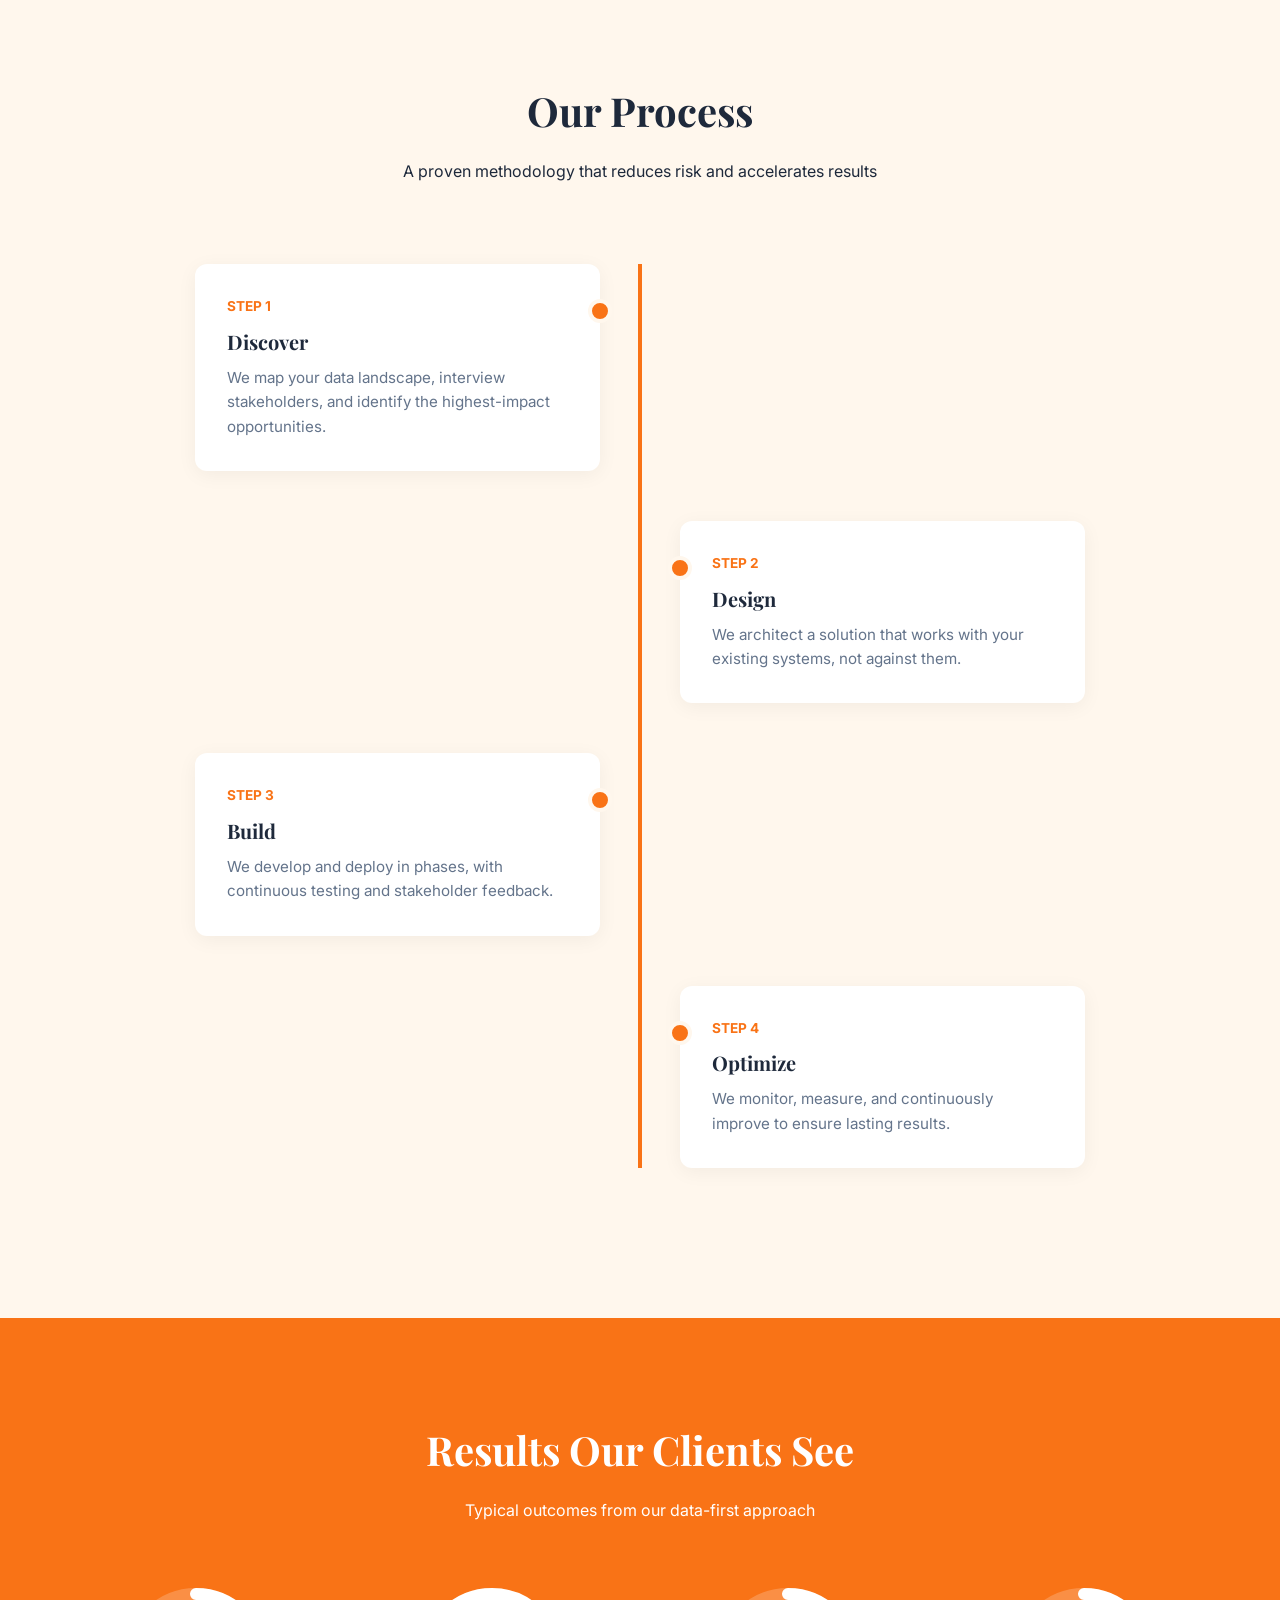
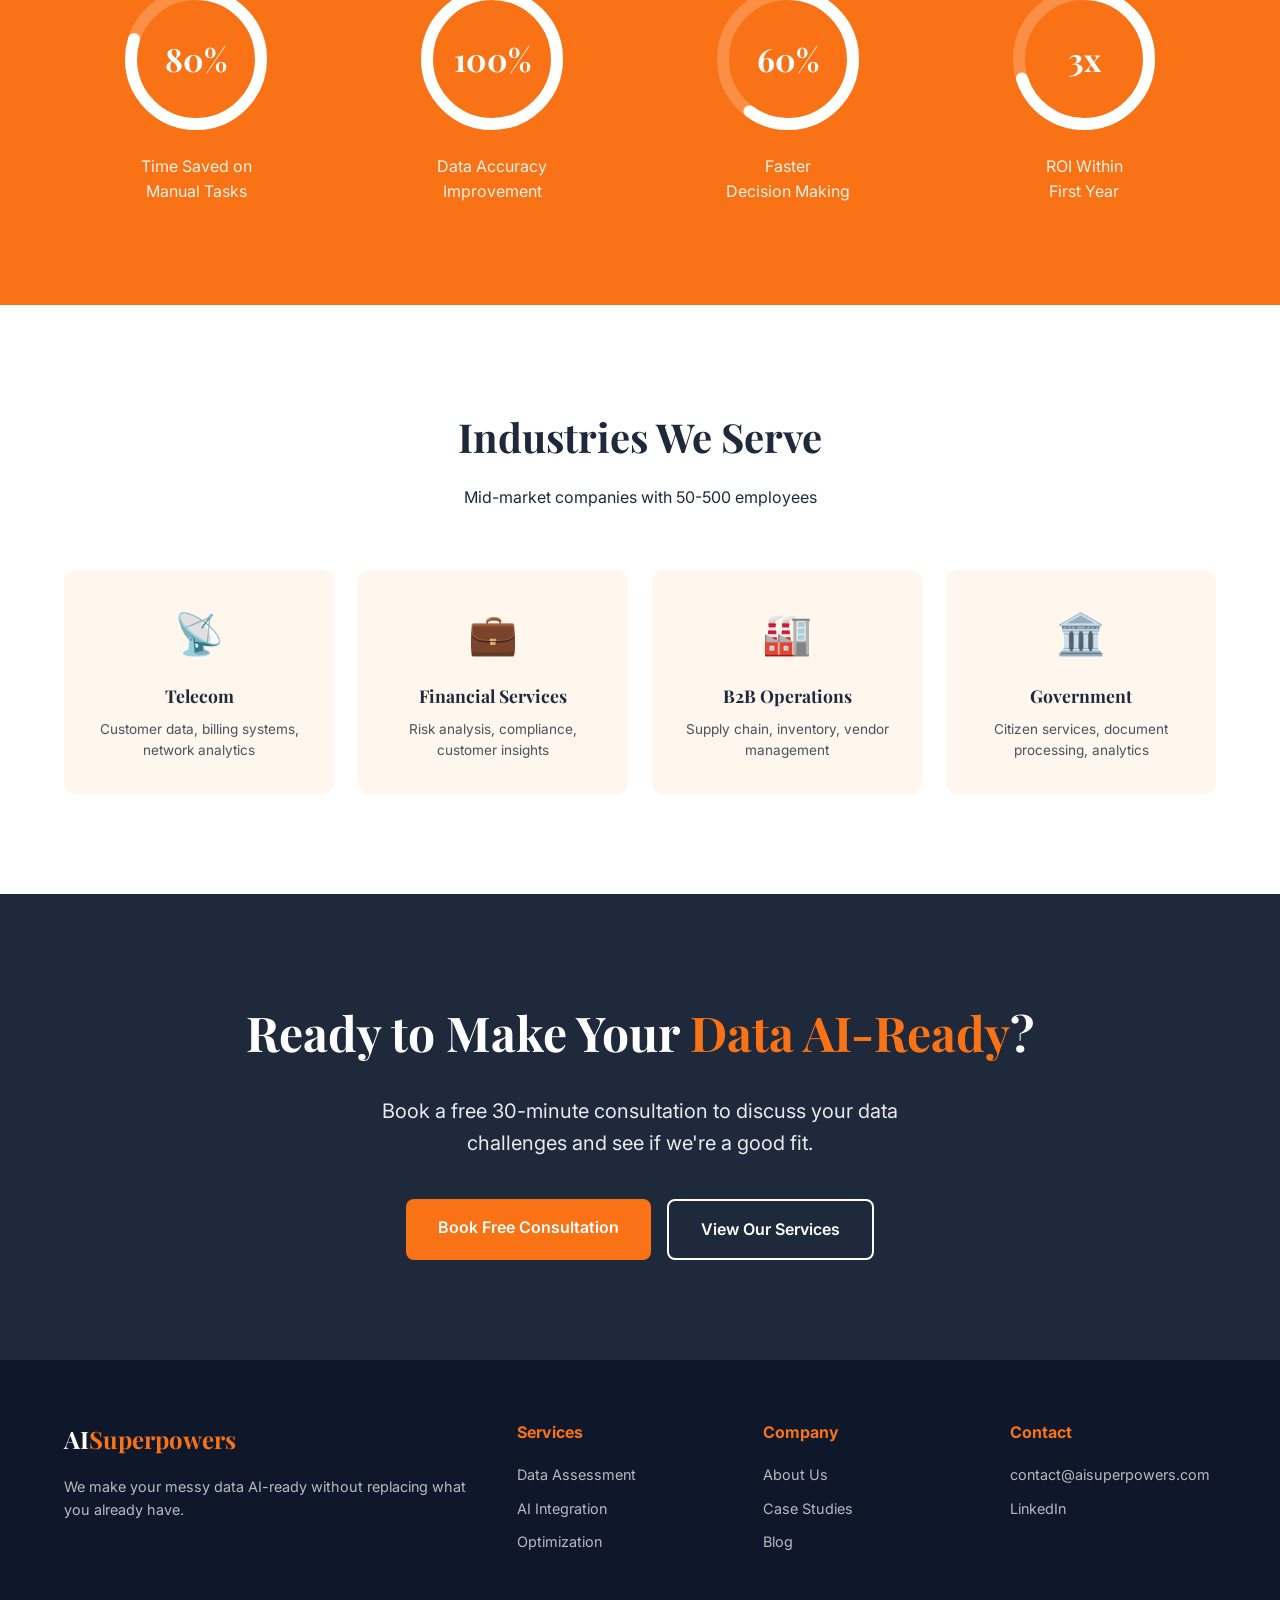
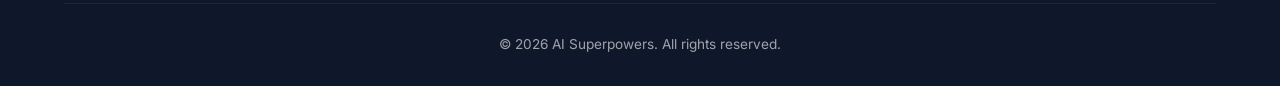
<file: v2.html>
<!DOCTYPE html>
<html lang="en">
<head>
    <meta charset="UTF-8">
    <meta name="viewport" content="width=device-width, initial-scale=1.0">
    <title>AI Superpowers | Data-First AI Solutions</title>
    <link href="https://fonts.googleapis.com/css2?family=Playfair+Display:wght@600;700&family=Inter:wght@400;500;600;700&display=swap" rel="stylesheet">
    <style>
        * {
            margin: 0;
            padding: 0;
            box-sizing: border-box;
        }

        :root {
            --orange: #F97316;
            --deep-orange: #EA580C;
            --peach: #FED7AA;
            --light-peach: #FFF7ED;
            --navy: #1E293B;
            --gray: #64748B;
            --white: #FFFFFF;
        }

        body {
            font-family: 'Inter', sans-serif;
            color: var(--navy);
            line-height: 1.6;
        }

        h1, h2, h3 {
            font-family: 'Playfair Display', serif;
        }

        .container {
            max-width: 1200px;
            margin: 0 auto;
            padding: 0 24px;
        }

        /* Navigation */
        nav {
            position: fixed;
            top: 0;
            width: 100%;
            background: rgba(255,255,255,0.95);
            backdrop-filter: blur(10px);
            z-index: 1000;
            padding: 16px 0;
            border-bottom: 1px solid #f1f5f9;
        }

        .nav-content {
            display: flex;
            justify-content: space-between;
            align-items: center;
        }

        .logo {
            font-family: 'Playfair Display', serif;
            font-size: 24px;
            font-weight: 700;
            color: var(--navy);
        }

        .logo span {
            color: var(--orange);
        }

        .nav-cta {
            background: var(--orange);
            color: white;
            padding: 12px 24px;
            border-radius: 8px;
            text-decoration: none;
            font-weight: 600;
            transition: all 0.3s;
        }

        .nav-cta:hover {
            background: var(--deep-orange);
            transform: translateY(-2px);
        }

        /* Hero Section - Split Design */
        .hero {
            min-height: 100vh;
            display: grid;
            grid-template-columns: 1fr 1fr;
            padding-top: 80px;
        }

        .hero-left {
            background: var(--navy);
            color: white;
            display: flex;
            flex-direction: column;
            justify-content: center;
            padding: 80px;
        }

        .hero-left h1 {
            font-size: 3.5rem;
            line-height: 1.1;
            margin-bottom: 24px;
        }

        .hero-left h1 span {
            color: var(--orange);
        }

        .hero-left p {
            font-size: 1.25rem;
            opacity: 0.9;
            margin-bottom: 40px;
            max-width: 500px;
        }

        .hero-right {
            background: var(--light-peach);
            display: flex;
            align-items: center;
            justify-content: center;
            padding: 40px;
        }

        /* Animated Pie Chart */
        .pie-chart-container {
            position: relative;
            width: 350px;
            height: 350px;
        }

        .pie-chart {
            width: 100%;
            height: 100%;
            border-radius: 50%;
            background: conic-gradient(
                var(--orange) 0deg 252deg,
                var(--navy) 252deg 360deg
            );
            position: relative;
            animation: pieReveal 1.5s ease-out;
        }

        @keyframes pieReveal {
            from { background: conic-gradient(var(--orange) 0deg 0deg, #e2e8f0 0deg 360deg); }
            to { background: conic-gradient(var(--orange) 0deg 252deg, var(--navy) 252deg 360deg); }
        }

        .pie-center {
            position: absolute;
            top: 50%;
            left: 50%;
            transform: translate(-50%, -50%);
            width: 200px;
            height: 200px;
            background: var(--light-peach);
            border-radius: 50%;
            display: flex;
            flex-direction: column;
            align-items: center;
            justify-content: center;
        }

        .pie-number {
            font-size: 4rem;
            font-weight: 700;
            color: var(--orange);
            font-family: 'Playfair Display', serif;
        }

        .pie-label {
            font-size: 0.9rem;
            color: var(--gray);
            text-align: center;
        }

        .pie-legend {
            position: absolute;
            bottom: -60px;
            left: 50%;
            transform: translateX(-50%);
            display: flex;
            gap: 24px;
        }

        .legend-item {
            display: flex;
            align-items: center;
            gap: 8px;
            font-size: 0.85rem;
        }

        .legend-dot {
            width: 12px;
            height: 12px;
            border-radius: 50%;
        }

        /* Stats Section with Bar Charts */
        .stats-section {
            padding: 100px 0;
            background: white;
        }

        .stats-header {
            text-align: center;
            margin-bottom: 60px;
        }

        .stats-header h2 {
            font-size: 2.5rem;
            margin-bottom: 16px;
        }

        .stats-header p {
            color: var(--gray);
            font-size: 1.1rem;
        }

        .bar-charts {
            display: grid;
            grid-template-columns: repeat(3, 1fr);
            gap: 40px;
        }

        .bar-chart-card {
            background: var(--light-peach);
            border-radius: 16px;
            padding: 32px;
        }

        .bar-chart-title {
            font-size: 1rem;
            color: var(--gray);
            margin-bottom: 24px;
        }

        .bar-group {
            display: flex;
            flex-direction: column;
            gap: 16px;
        }

        .bar-item {
            display: flex;
            flex-direction: column;
            gap: 8px;
        }

        .bar-label {
            display: flex;
            justify-content: space-between;
            font-size: 0.9rem;
        }

        .bar-track {
            height: 12px;
            background: rgba(255,255,255,0.8);
            border-radius: 6px;
            overflow: hidden;
        }

        .bar-fill {
            height: 100%;
            background: var(--orange);
            border-radius: 6px;
            animation: barGrow 1s ease-out forwards;
            transform-origin: left;
        }

        @keyframes barGrow {
            from { transform: scaleX(0); }
            to { transform: scaleX(1); }
        }

        .bar-fill.navy {
            background: var(--navy);
        }

        /* Problem Section */
        .problem-section {
            padding: 100px 0;
            background: var(--navy);
            color: white;
        }

        .problem-grid {
            display: grid;
            grid-template-columns: 1fr 1fr;
            gap: 80px;
            align-items: center;
        }

        .problem-content h2 {
            font-size: 2.5rem;
            margin-bottom: 24px;
        }

        .problem-content h2 span {
            color: var(--orange);
        }

        .problem-list {
            list-style: none;
            margin-top: 32px;
        }

        .problem-list li {
            display: flex;
            align-items: flex-start;
            gap: 16px;
            margin-bottom: 20px;
            font-size: 1.1rem;
            opacity: 0.9;
        }

        .problem-icon {
            width: 24px;
            height: 24px;
            background: var(--orange);
            border-radius: 50%;
            flex-shrink: 0;
            display: flex;
            align-items: center;
            justify-content: center;
            font-size: 14px;
        }

        /* Stacked Bar Visualization */
        .stacked-visual {
            background: rgba(255,255,255,0.05);
            border-radius: 16px;
            padding: 40px;
        }

        .stacked-title {
            font-size: 1rem;
            opacity: 0.7;
            margin-bottom: 32px;
        }

        .stacked-bars {
            display: flex;
            flex-direction: column;
            gap: 24px;
        }

        .stacked-row {
            display: flex;
            flex-direction: column;
            gap: 8px;
        }

        .stacked-label {
            font-size: 0.9rem;
            opacity: 0.8;
        }

        .stacked-bar {
            height: 40px;
            background: rgba(255,255,255,0.1);
            border-radius: 8px;
            overflow: hidden;
            display: flex;
        }

        .stacked-segment {
            height: 100%;
            display: flex;
            align-items: center;
            justify-content: center;
            font-size: 0.8rem;
            font-weight: 600;
            transition: all 0.3s;
        }

        .stacked-segment:hover {
            filter: brightness(1.1);
        }

        .seg-data { background: var(--orange); }
        .seg-model { background: var(--deep-orange); }
        .seg-deploy { background: var(--peach); color: var(--navy); }

        /* Services Section */
        .services-section {
            padding: 100px 0;
            background: white;
        }

        .services-header {
            text-align: center;
            margin-bottom: 60px;
        }

        .services-header h2 {
            font-size: 2.5rem;
            margin-bottom: 16px;
        }

        .services-grid {
            display: grid;
            grid-template-columns: repeat(3, 1fr);
            gap: 32px;
        }

        .service-card {
            border: 2px solid #e2e8f0;
            border-radius: 16px;
            padding: 40px 32px;
            transition: all 0.3s;
            position: relative;
            overflow: hidden;
        }

        .service-card:hover {
            border-color: var(--orange);
            transform: translateY(-8px);
            box-shadow: 0 20px 40px rgba(249, 115, 22, 0.15);
        }

        .service-card::before {
            content: '';
            position: absolute;
            top: 0;
            left: 0;
            right: 0;
            height: 4px;
            background: var(--orange);
            transform: scaleX(0);
            transition: transform 0.3s;
        }

        .service-card:hover::before {
            transform: scaleX(1);
        }

        .service-number {
            font-size: 4rem;
            font-weight: 700;
            color: var(--peach);
            font-family: 'Playfair Display', serif;
            line-height: 1;
            margin-bottom: 16px;
        }

        .service-card h3 {
            font-size: 1.5rem;
            margin-bottom: 16px;
            color: var(--navy);
        }

        .service-card p {
            color: var(--gray);
            margin-bottom: 24px;
        }

        .service-features {
            list-style: none;
        }

        .service-features li {
            padding: 8px 0;
            border-top: 1px solid #f1f5f9;
            font-size: 0.9rem;
            display: flex;
            align-items: center;
            gap: 8px;
        }

        .check {
            color: var(--orange);
            font-weight: bold;
        }

        /* Process Section with Timeline */
        .process-section {
            padding: 100px 0;
            background: var(--light-peach);
        }

        .process-header {
            text-align: center;
            margin-bottom: 80px;
        }

        .process-header h2 {
            font-size: 2.5rem;
            margin-bottom: 16px;
        }

        .timeline {
            position: relative;
            max-width: 900px;
            margin: 0 auto;
        }

        .timeline::before {
            content: '';
            position: absolute;
            left: 50%;
            top: 0;
            bottom: 0;
            width: 4px;
            background: var(--orange);
            transform: translateX(-50%);
        }

        .timeline-item {
            display: flex;
            justify-content: flex-end;
            padding-right: 50%;
            position: relative;
            margin-bottom: 50px;
        }

        .timeline-item:nth-child(even) {
            justify-content: flex-start;
            padding-right: 0;
            padding-left: 50%;
        }

        .timeline-content {
            background: white;
            padding: 32px;
            border-radius: 12px;
            width: 90%;
            position: relative;
            box-shadow: 0 4px 20px rgba(0,0,0,0.05);
        }

        .timeline-item:nth-child(even) .timeline-content {
            margin-left: 40px;
        }

        .timeline-item:nth-child(odd) .timeline-content {
            margin-right: 40px;
        }

        .timeline-dot {
            position: absolute;
            width: 24px;
            height: 24px;
            background: var(--orange);
            border-radius: 50%;
            top: 35px;
            border: 4px solid var(--light-peach);
        }

        .timeline-item:nth-child(odd) .timeline-dot {
            right: -12px;
        }

        .timeline-item:nth-child(even) .timeline-dot {
            left: -12px;
        }

        .timeline-step {
            color: var(--orange);
            font-weight: 700;
            font-size: 0.85rem;
            margin-bottom: 8px;
        }

        .timeline-content h3 {
            font-size: 1.25rem;
            margin-bottom: 8px;
        }

        .timeline-content p {
            color: var(--gray);
            font-size: 0.95rem;
        }

        /* Results Section with Radial Charts */
        .results-section {
            padding: 100px 0;
            background: var(--orange);
            color: white;
        }

        .results-header {
            text-align: center;
            margin-bottom: 60px;
        }

        .results-header h2 {
            font-size: 2.5rem;
            margin-bottom: 16px;
        }

        .results-grid {
            display: grid;
            grid-template-columns: repeat(4, 1fr);
            gap: 32px;
        }

        .result-card {
            text-align: center;
        }

        .radial-chart {
            position: relative;
            width: 150px;
            height: 150px;
            margin: 0 auto 20px;
        }

        .radial-chart svg {
            transform: rotate(-90deg);
        }

        .radial-bg {
            fill: none;
            stroke: rgba(255,255,255,0.2);
            stroke-width: 12;
        }

        .radial-fill {
            fill: none;
            stroke: white;
            stroke-width: 12;
            stroke-linecap: round;
            stroke-dasharray: 408;
            stroke-dashoffset: 408;
            animation: radialFill 1.5s ease-out forwards;
        }

        @keyframes radialFill {
            to { stroke-dashoffset: var(--offset); }
        }

        .radial-value {
            position: absolute;
            top: 50%;
            left: 50%;
            transform: translate(-50%, -50%);
            font-size: 2rem;
            font-weight: 700;
            font-family: 'Playfair Display', serif;
        }

        .result-label {
            font-size: 1rem;
            opacity: 0.9;
        }

        /* Industries Section */
        .industries-section {
            padding: 100px 0;
            background: white;
        }

        .industries-header {
            text-align: center;
            margin-bottom: 60px;
        }

        .industries-header h2 {
            font-size: 2.5rem;
            margin-bottom: 16px;
        }

        .industries-grid {
            display: grid;
            grid-template-columns: repeat(4, 1fr);
            gap: 24px;
        }

        .industry-card {
            background: var(--light-peach);
            padding: 32px 24px;
            border-radius: 12px;
            text-align: center;
            transition: all 0.3s;
        }

        .industry-card:hover {
            background: var(--orange);
            color: white;
            transform: translateY(-4px);
        }

        .industry-icon {
            font-size: 2.5rem;
            margin-bottom: 16px;
        }

        .industry-card h3 {
            font-size: 1.1rem;
            margin-bottom: 8px;
        }

        .industry-card p {
            font-size: 0.85rem;
            opacity: 0.8;
        }

        /* CTA Section */
        .cta-section {
            padding: 100px 0;
            background: var(--navy);
            color: white;
            text-align: center;
        }

        .cta-section h2 {
            font-size: 3rem;
            margin-bottom: 24px;
        }

        .cta-section h2 span {
            color: var(--orange);
        }

        .cta-section p {
            font-size: 1.25rem;
            opacity: 0.9;
            margin-bottom: 40px;
            max-width: 600px;
            margin-left: auto;
            margin-right: auto;
        }

        .cta-buttons {
            display: flex;
            gap: 16px;
            justify-content: center;
        }

        .btn {
            padding: 16px 32px;
            border-radius: 8px;
            font-size: 1rem;
            font-weight: 600;
            text-decoration: none;
            transition: all 0.3s;
        }

        .btn-primary {
            background: var(--orange);
            color: white;
        }

        .btn-primary:hover {
            background: var(--deep-orange);
            transform: translateY(-2px);
        }

        .btn-secondary {
            background: transparent;
            color: white;
            border: 2px solid white;
        }

        .btn-secondary:hover {
            background: white;
            color: var(--navy);
        }

        /* Footer */
        footer {
            background: #0f172a;
            color: white;
            padding: 60px 0 30px;
        }

        .footer-content {
            display: grid;
            grid-template-columns: 2fr 1fr 1fr 1fr;
            gap: 40px;
            margin-bottom: 40px;
        }

        .footer-brand .logo {
            color: white;
            margin-bottom: 16px;
        }

        .footer-brand p {
            opacity: 0.7;
            font-size: 0.9rem;
        }

        .footer-links h4 {
            font-size: 1rem;
            margin-bottom: 16px;
            color: var(--orange);
        }

        .footer-links ul {
            list-style: none;
        }

        .footer-links li {
            margin-bottom: 8px;
        }

        .footer-links a {
            color: rgba(255,255,255,0.7);
            text-decoration: none;
            font-size: 0.9rem;
            transition: color 0.3s;
        }

        .footer-links a:hover {
            color: var(--orange);
        }

        .footer-bottom {
            border-top: 1px solid rgba(255,255,255,0.1);
            padding-top: 30px;
            text-align: center;
            opacity: 0.6;
            font-size: 0.85rem;
        }

        /* Responsive */
        @media (max-width: 1024px) {
            .hero {
                grid-template-columns: 1fr;
            }

            .hero-left {
                padding: 60px 40px;
            }

            .hero-left h1 {
                font-size: 2.5rem;
            }

            .bar-charts,
            .services-grid {
                grid-template-columns: 1fr;
            }

            .results-grid,
            .industries-grid {
                grid-template-columns: repeat(2, 1fr);
            }

            .problem-grid {
                grid-template-columns: 1fr;
            }

            .footer-content {
                grid-template-columns: 1fr 1fr;
            }
        }

        @media (max-width: 768px) {
            .hero-left {
                padding: 40px 24px;
            }

            .hero-left h1 {
                font-size: 2rem;
            }

            .pie-chart-container {
                width: 280px;
                height: 280px;
            }

            .timeline::before {
                left: 20px;
            }

            .timeline-item,
            .timeline-item:nth-child(even) {
                padding-left: 60px;
                padding-right: 0;
            }

            .timeline-item:nth-child(odd) .timeline-dot,
            .timeline-item:nth-child(even) .timeline-dot {
                left: 8px;
                right: auto;
            }

            .timeline-item:nth-child(odd) .timeline-content,
            .timeline-item:nth-child(even) .timeline-content {
                margin-left: 0;
                margin-right: 0;
                width: 100%;
            }

            .results-grid,
            .industries-grid {
                grid-template-columns: 1fr;
            }

            .cta-buttons {
                flex-direction: column;
                align-items: center;
            }

            .footer-content {
                grid-template-columns: 1fr;
            }
        }
    </style>
</head>
<body>
    <!-- Navigation -->
    <nav>
        <div class="container nav-content">
            <div class="logo">AI<span>Superpowers</span></div>
            <a href="#cta" class="nav-cta">Book Assessment</a>
        </div>
    </nav>

    <!-- Hero Section -->
    <section class="hero">
        <div class="hero-left">
            <h1>70% of AI Projects <span>Fail</span> Before Launch</h1>
            <p>The problem isn't AI. It's data. We fix your data foundation first, then build AI that delivers real results.</p>
            <a href="#cta" class="btn btn-primary">Get Your Data Assessed →</a>
        </div>
        <div class="hero-right">
            <div class="pie-chart-container">
                <div class="pie-chart"></div>
                <div class="pie-center">
                    <div class="pie-number">70%</div>
                    <div class="pie-label">of AI projects fail<br>due to data issues</div>
                </div>
                <div class="pie-legend">
                    <div class="legend-item">
                        <div class="legend-dot" style="background: var(--orange)"></div>
                        <span>Data Problems</span>
                    </div>
                    <div class="legend-item">
                        <div class="legend-dot" style="background: var(--navy)"></div>
                        <span>Other Causes</span>
                    </div>
                </div>
            </div>
        </div>
    </section>

    <!-- Stats Section -->
    <section class="stats-section">
        <div class="container">
            <div class="stats-header">
                <h2>The Real Cost of Bad Data</h2>
                <p>Industry research shows where AI projects actually break down</p>
            </div>
            <div class="bar-charts">
                <div class="bar-chart-card">
                    <div class="bar-chart-title">Time Spent on Data Prep</div>
                    <div class="bar-group">
                        <div class="bar-item">
                            <div class="bar-label">
                                <span>Data Cleaning</span>
                                <span>45%</span>
                            </div>
                            <div class="bar-track">
                                <div class="bar-fill" style="width: 45%"></div>
                            </div>
                        </div>
                        <div class="bar-item">
                            <div class="bar-label">
                                <span>Data Integration</span>
                                <span>30%</span>
                            </div>
                            <div class="bar-track">
                                <div class="bar-fill" style="width: 30%"></div>
                            </div>
                        </div>
                        <div class="bar-item">
                            <div class="bar-label">
                                <span>Model Training</span>
                                <span>15%</span>
                            </div>
                            <div class="bar-track">
                                <div class="bar-fill navy" style="width: 15%"></div>
                            </div>
                        </div>
                        <div class="bar-item">
                            <div class="bar-label">
                                <span>Deployment</span>
                                <span>10%</span>
                            </div>
                            <div class="bar-track">
                                <div class="bar-fill navy" style="width: 10%"></div>
                            </div>
                        </div>
                    </div>
                </div>
                <div class="bar-chart-card">
                    <div class="bar-chart-title">AI Project Failure Reasons</div>
                    <div class="bar-group">
                        <div class="bar-item">
                            <div class="bar-label">
                                <span>Poor Data Quality</span>
                                <span>40%</span>
                            </div>
                            <div class="bar-track">
                                <div class="bar-fill" style="width: 40%"></div>
                            </div>
                        </div>
                        <div class="bar-item">
                            <div class="bar-label">
                                <span>Integration Issues</span>
                                <span>25%</span>
                            </div>
                            <div class="bar-track">
                                <div class="bar-fill" style="width: 25%"></div>
                            </div>
                        </div>
                        <div class="bar-item">
                            <div class="bar-label">
                                <span>Lack of Expertise</span>
                                <span>20%</span>
                            </div>
                            <div class="bar-track">
                                <div class="bar-fill navy" style="width: 20%"></div>
                            </div>
                        </div>
                        <div class="bar-item">
                            <div class="bar-label">
                                <span>Unclear Goals</span>
                                <span>15%</span>
                            </div>
                            <div class="bar-track">
                                <div class="bar-fill navy" style="width: 15%"></div>
                            </div>
                        </div>
                    </div>
                </div>
                <div class="bar-chart-card">
                    <div class="bar-chart-title">ROI Timeline Impact</div>
                    <div class="bar-group">
                        <div class="bar-item">
                            <div class="bar-label">
                                <span>With Data Audit</span>
                                <span>3 mo</span>
                            </div>
                            <div class="bar-track">
                                <div class="bar-fill" style="width: 30%"></div>
                            </div>
                        </div>
                        <div class="bar-item">
                            <div class="bar-label">
                                <span>Without Audit</span>
                                <span>12+ mo</span>
                            </div>
                            <div class="bar-track">
                                <div class="bar-fill navy" style="width: 100%"></div>
                            </div>
                        </div>
                    </div>
                </div>
            </div>
        </div>
    </section>

    <!-- Problem Section -->
    <section class="problem-section">
        <div class="container">
            <div class="problem-grid">
                <div class="problem-content">
                    <h2>Your Data Is <span>Scattered</span> Across Systems</h2>
                    <p>Most companies have valuable data trapped in silos. Spreadsheets here, databases there, and critical information locked in legacy systems that don't talk to each other.</p>
                    <ul class="problem-list">
                        <li>
                            <div class="problem-icon">✓</div>
                            <span>Data locked in incompatible formats</span>
                        </li>
                        <li>
                            <div class="problem-icon">✓</div>
                            <span>Manual processes creating inconsistencies</span>
                        </li>
                        <li>
                            <div class="problem-icon">✓</div>
                            <span>No single source of truth</span>
                        </li>
                        <li>
                            <div class="problem-icon">✓</div>
                            <span>AI can't work with messy data</span>
                        </li>
                    </ul>
                </div>
                <div class="stacked-visual">
                    <div class="stacked-title">Typical AI Project Effort Distribution</div>
                    <div class="stacked-bars">
                        <div class="stacked-row">
                            <div class="stacked-label">Without Data Foundation</div>
                            <div class="stacked-bar">
                                <div class="stacked-segment seg-data" style="width: 70%">70% Data Prep</div>
                                <div class="stacked-segment seg-model" style="width: 20%">20%</div>
                                <div class="stacked-segment seg-deploy" style="width: 10%">10%</div>
                            </div>
                        </div>
                        <div class="stacked-row">
                            <div class="stacked-label">With Our Approach</div>
                            <div class="stacked-bar">
                                <div class="stacked-segment seg-data" style="width: 25%">25%</div>
                                <div class="stacked-segment seg-model" style="width: 45%">45% AI Development</div>
                                <div class="stacked-segment seg-deploy" style="width: 30%">30%</div>
                            </div>
                        </div>
                    </div>
                </div>
            </div>
        </div>
    </section>

    <!-- Services Section -->
    <section class="services-section" id="services">
        <div class="container">
            <div class="services-header">
                <h2>How We Help</h2>
                <p>Three focused services that build on each other</p>
            </div>
            <div class="services-grid">
                <div class="service-card">
                    <div class="service-number">01</div>
                    <h3>Data Readiness Assessment</h3>
                    <p>A comprehensive audit of your data landscape to identify opportunities and blockers before any AI investment.</p>
                    <ul class="service-features">
                        <li><span class="check">✓</span> Data quality analysis</li>
                        <li><span class="check">✓</span> Integration mapping</li>
                        <li><span class="check">✓</span> AI opportunity scoring</li>
                        <li><span class="check">✓</span> Implementation roadmap</li>
                        <li><span class="check">✓</span> ROI projections</li>
                    </ul>
                </div>
                <div class="service-card">
                    <div class="service-number">02</div>
                    <h3>AI Integration</h3>
                    <p>We build the data infrastructure and AI solutions that connect your existing systems without replacing them.</p>
                    <ul class="service-features">
                        <li><span class="check">✓</span> Data pipeline development</li>
                        <li><span class="check">✓</span> Custom AI models</li>
                        <li><span class="check">✓</span> System integration</li>
                        <li><span class="check">✓</span> Security-first deployment</li>
                        <li><span class="check">✓</span> Team training</li>
                    </ul>
                </div>
                <div class="service-card">
                    <div class="service-number">03</div>
                    <h3>Ongoing Optimization</h3>
                    <p>Continuous improvement of your AI systems to maintain accuracy and adapt to changing business needs.</p>
                    <ul class="service-features">
                        <li><span class="check">✓</span> Performance monitoring</li>
                        <li><span class="check">✓</span> Model retraining</li>
                        <li><span class="check">✓</span> Feature expansion</li>
                        <li><span class="check">✓</span> Dedicated support</li>
                        <li><span class="check">✓</span> Quarterly reviews</li>
                    </ul>
                </div>
            </div>
        </div>
    </section>

    <!-- Process Timeline -->
    <section class="process-section">
        <div class="container">
            <div class="process-header">
                <h2>Our Process</h2>
                <p>A proven methodology that reduces risk and accelerates results</p>
            </div>
            <div class="timeline">
                <div class="timeline-item">
                    <div class="timeline-content">
                        <div class="timeline-dot"></div>
                        <div class="timeline-step">STEP 1</div>
                        <h3>Discover</h3>
                        <p>We map your data landscape, interview stakeholders, and identify the highest-impact opportunities.</p>
                    </div>
                </div>
                <div class="timeline-item">
                    <div class="timeline-content">
                        <div class="timeline-dot"></div>
                        <div class="timeline-step">STEP 2</div>
                        <h3>Design</h3>
                        <p>We architect a solution that works with your existing systems, not against them.</p>
                    </div>
                </div>
                <div class="timeline-item">
                    <div class="timeline-content">
                        <div class="timeline-dot"></div>
                        <div class="timeline-step">STEP 3</div>
                        <h3>Build</h3>
                        <p>We develop and deploy in phases, with continuous testing and stakeholder feedback.</p>
                    </div>
                </div>
                <div class="timeline-item">
                    <div class="timeline-content">
                        <div class="timeline-dot"></div>
                        <div class="timeline-step">STEP 4</div>
                        <h3>Optimize</h3>
                        <p>We monitor, measure, and continuously improve to ensure lasting results.</p>
                    </div>
                </div>
            </div>
        </div>
    </section>

    <!-- Results Section -->
    <section class="results-section">
        <div class="container">
            <div class="results-header">
                <h2>Results Our Clients See</h2>
                <p>Typical outcomes from our data-first approach</p>
            </div>
            <div class="results-grid">
                <div class="result-card">
                    <div class="radial-chart">
                        <svg width="150" height="150" viewBox="0 0 150 150">
                            <circle class="radial-bg" cx="75" cy="75" r="65"/>
                            <circle class="radial-fill" cx="75" cy="75" r="65" style="--offset: 82;"/>
                        </svg>
                        <div class="radial-value">80%</div>
                    </div>
                    <div class="result-label">Time Saved on<br>Manual Tasks</div>
                </div>
                <div class="result-card">
                    <div class="radial-chart">
                        <svg width="150" height="150" viewBox="0 0 150 150">
                            <circle class="radial-bg" cx="75" cy="75" r="65"/>
                            <circle class="radial-fill" cx="75" cy="75" r="65" style="--offset: 0;"/>
                        </svg>
                        <div class="radial-value">100%</div>
                    </div>
                    <div class="result-label">Data Accuracy<br>Improvement</div>
                </div>
                <div class="result-card">
                    <div class="radial-chart">
                        <svg width="150" height="150" viewBox="0 0 150 150">
                            <circle class="radial-bg" cx="75" cy="75" r="65"/>
                            <circle class="radial-fill" cx="75" cy="75" r="65" style="--offset: 163;"/>
                        </svg>
                        <div class="radial-value">60%</div>
                    </div>
                    <div class="result-label">Faster<br>Decision Making</div>
                </div>
                <div class="result-card">
                    <div class="radial-chart">
                        <svg width="150" height="150" viewBox="0 0 150 150">
                            <circle class="radial-bg" cx="75" cy="75" r="65"/>
                            <circle class="radial-fill" cx="75" cy="75" r="65" style="--offset: 122;"/>
                        </svg>
                        <div class="radial-value">3x</div>
                    </div>
                    <div class="result-label">ROI Within<br>First Year</div>
                </div>
            </div>
        </div>
    </section>

    <!-- Industries Section -->
    <section class="industries-section">
        <div class="container">
            <div class="industries-header">
                <h2>Industries We Serve</h2>
                <p>Mid-market companies with 50-500 employees</p>
            </div>
            <div class="industries-grid">
                <div class="industry-card">
                    <div class="industry-icon">📡</div>
                    <h3>Telecom</h3>
                    <p>Customer data, billing systems, network analytics</p>
                </div>
                <div class="industry-card">
                    <div class="industry-icon">💼</div>
                    <h3>Financial Services</h3>
                    <p>Risk analysis, compliance, customer insights</p>
                </div>
                <div class="industry-card">
                    <div class="industry-icon">🏭</div>
                    <h3>B2B Operations</h3>
                    <p>Supply chain, inventory, vendor management</p>
                </div>
                <div class="industry-card">
                    <div class="industry-icon">🏛️</div>
                    <h3>Government</h3>
                    <p>Citizen services, document processing, analytics</p>
                </div>
            </div>
        </div>
    </section>

    <!-- CTA Section -->
    <section class="cta-section" id="cta">
        <div class="container">
            <h2>Ready to Make Your <span>Data AI-Ready</span>?</h2>
            <p>Book a free 30-minute consultation to discuss your data challenges and see if we're a good fit.</p>
            <div class="cta-buttons">
                <a href="mailto:contact@aisuperpowers.com" class="btn btn-primary">Book Free Consultation</a>
                <a href="#services" class="btn btn-secondary">View Our Services</a>
            </div>
        </div>
    </section>

    <!-- Footer -->
    <footer>
        <div class="container">
            <div class="footer-content">
                <div class="footer-brand">
                    <div class="logo">AI<span>Superpowers</span></div>
                    <p>We make your messy data AI-ready without replacing what you already have.</p>
                </div>
                <div class="footer-links">
                    <h4>Services</h4>
                    <ul>
                        <li><a href="#services">Data Assessment</a></li>
                        <li><a href="#services">AI Integration</a></li>
                        <li><a href="#services">Optimization</a></li>
                    </ul>
                </div>
                <div class="footer-links">
                    <h4>Company</h4>
                    <ul>
                        <li><a href="#">About Us</a></li>
                        <li><a href="#">Case Studies</a></li>
                        <li><a href="#">Blog</a></li>
                    </ul>
                </div>
                <div class="footer-links">
                    <h4>Contact</h4>
                    <ul>
                        <li><a href="mailto:contact@aisuperpowers.com">contact@aisuperpowers.com</a></li>
                        <li><a href="#">LinkedIn</a></li>
                    </ul>
                </div>
            </div>
            <div class="footer-bottom">
                © 2026 AI Superpowers. All rights reserved.
            </div>
        </div>
    </footer>
</body>
</html>
</file>
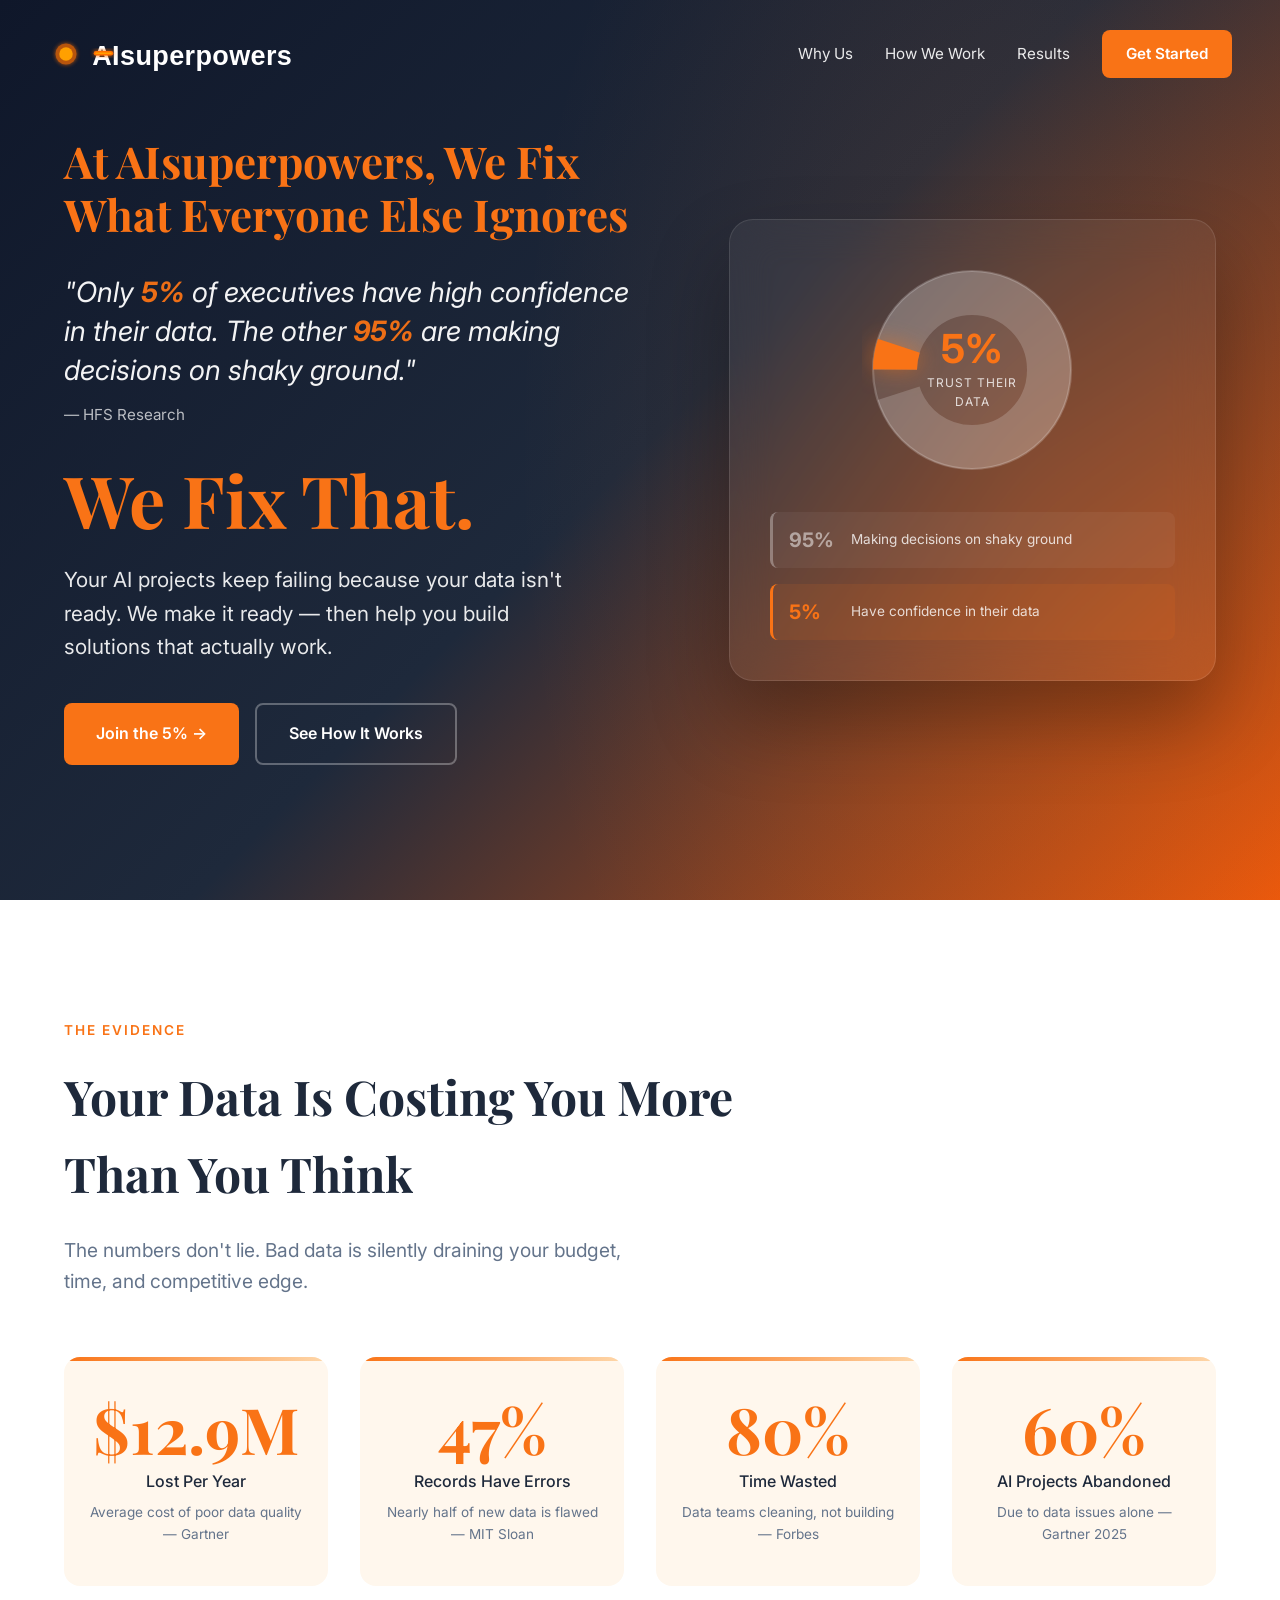
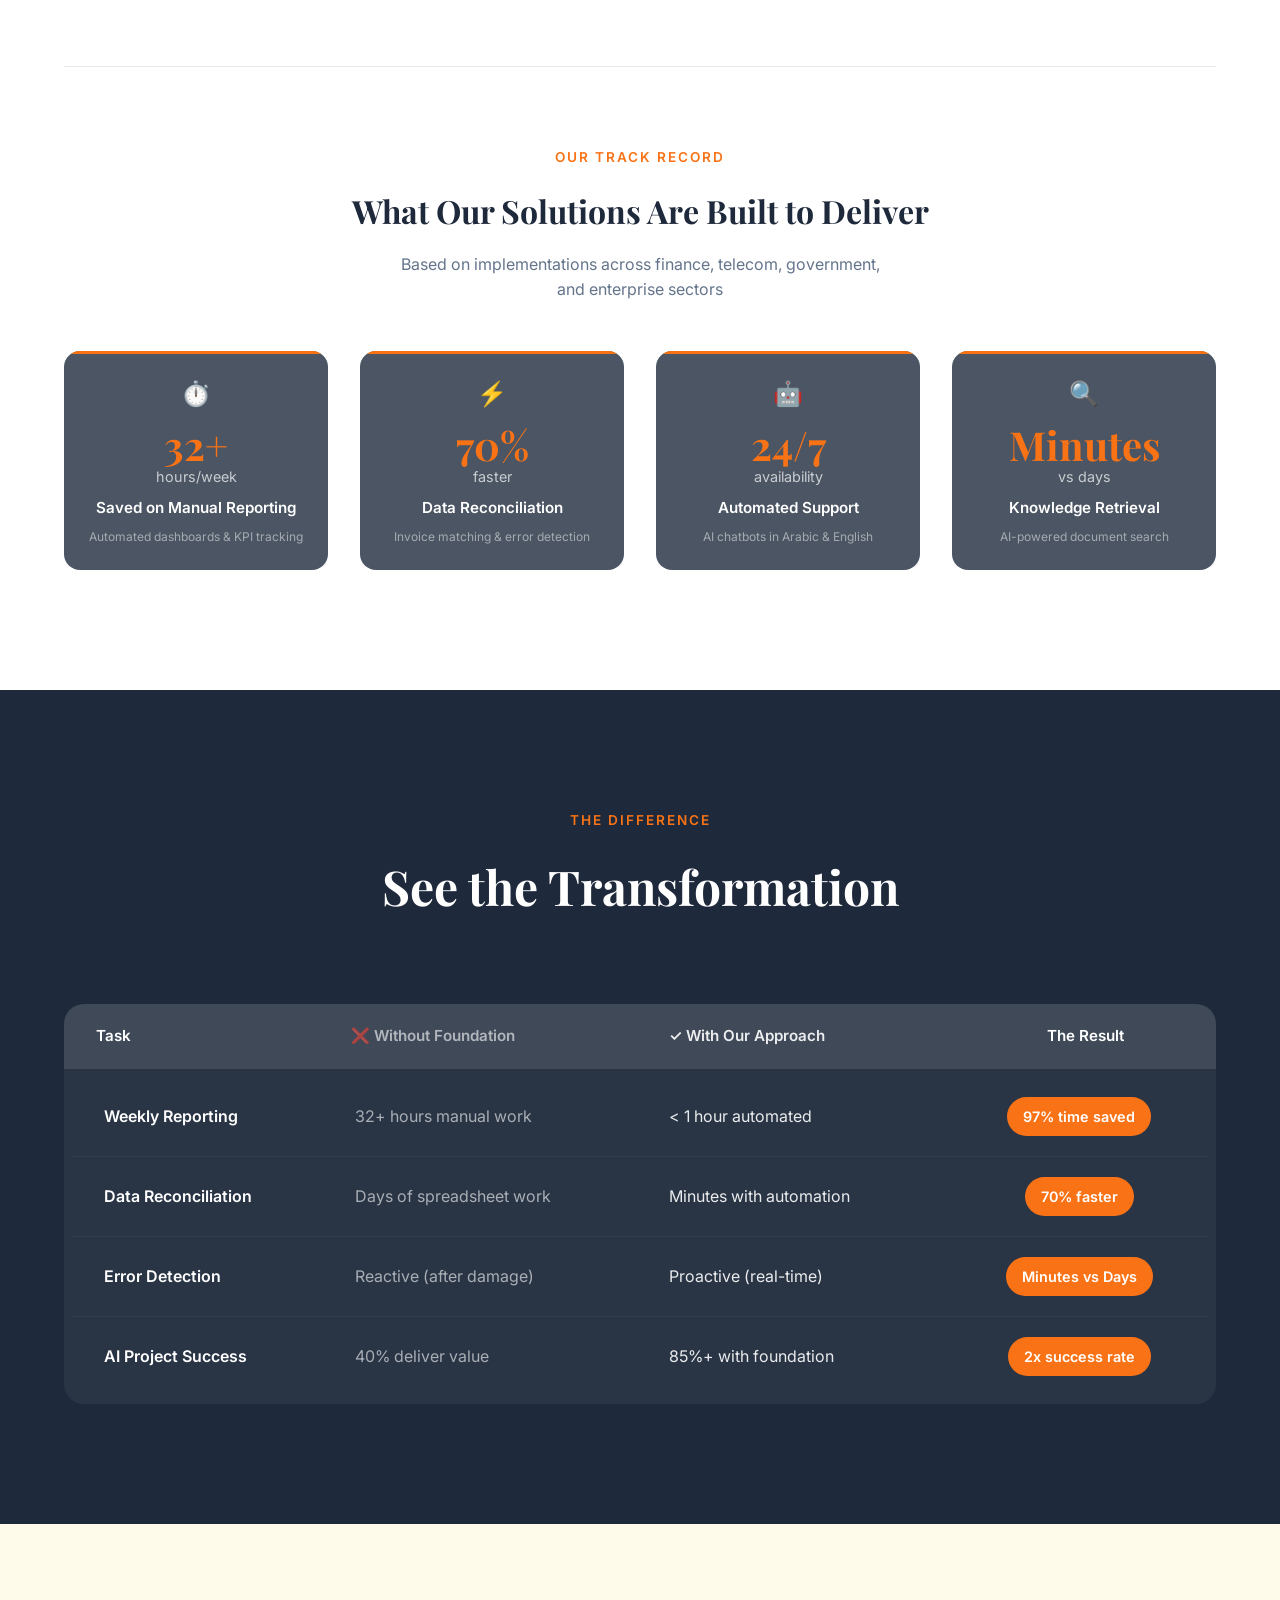
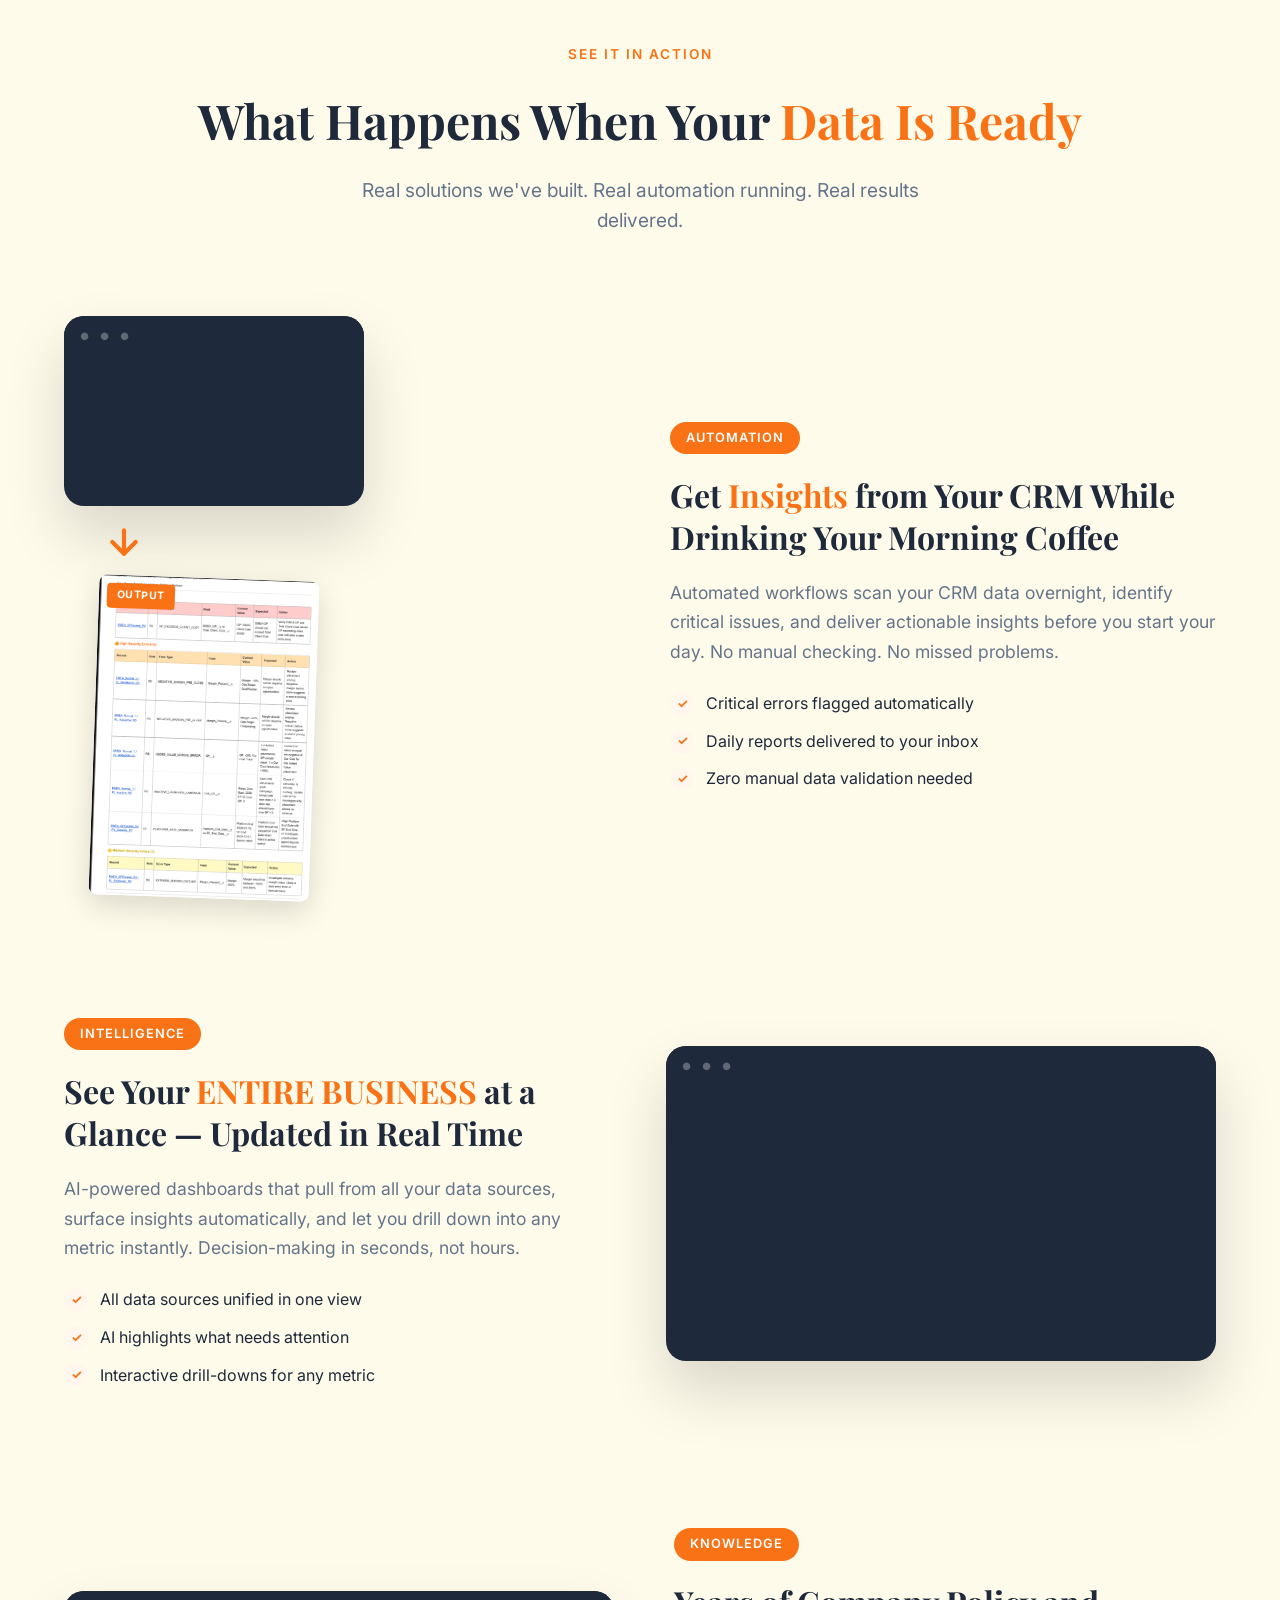
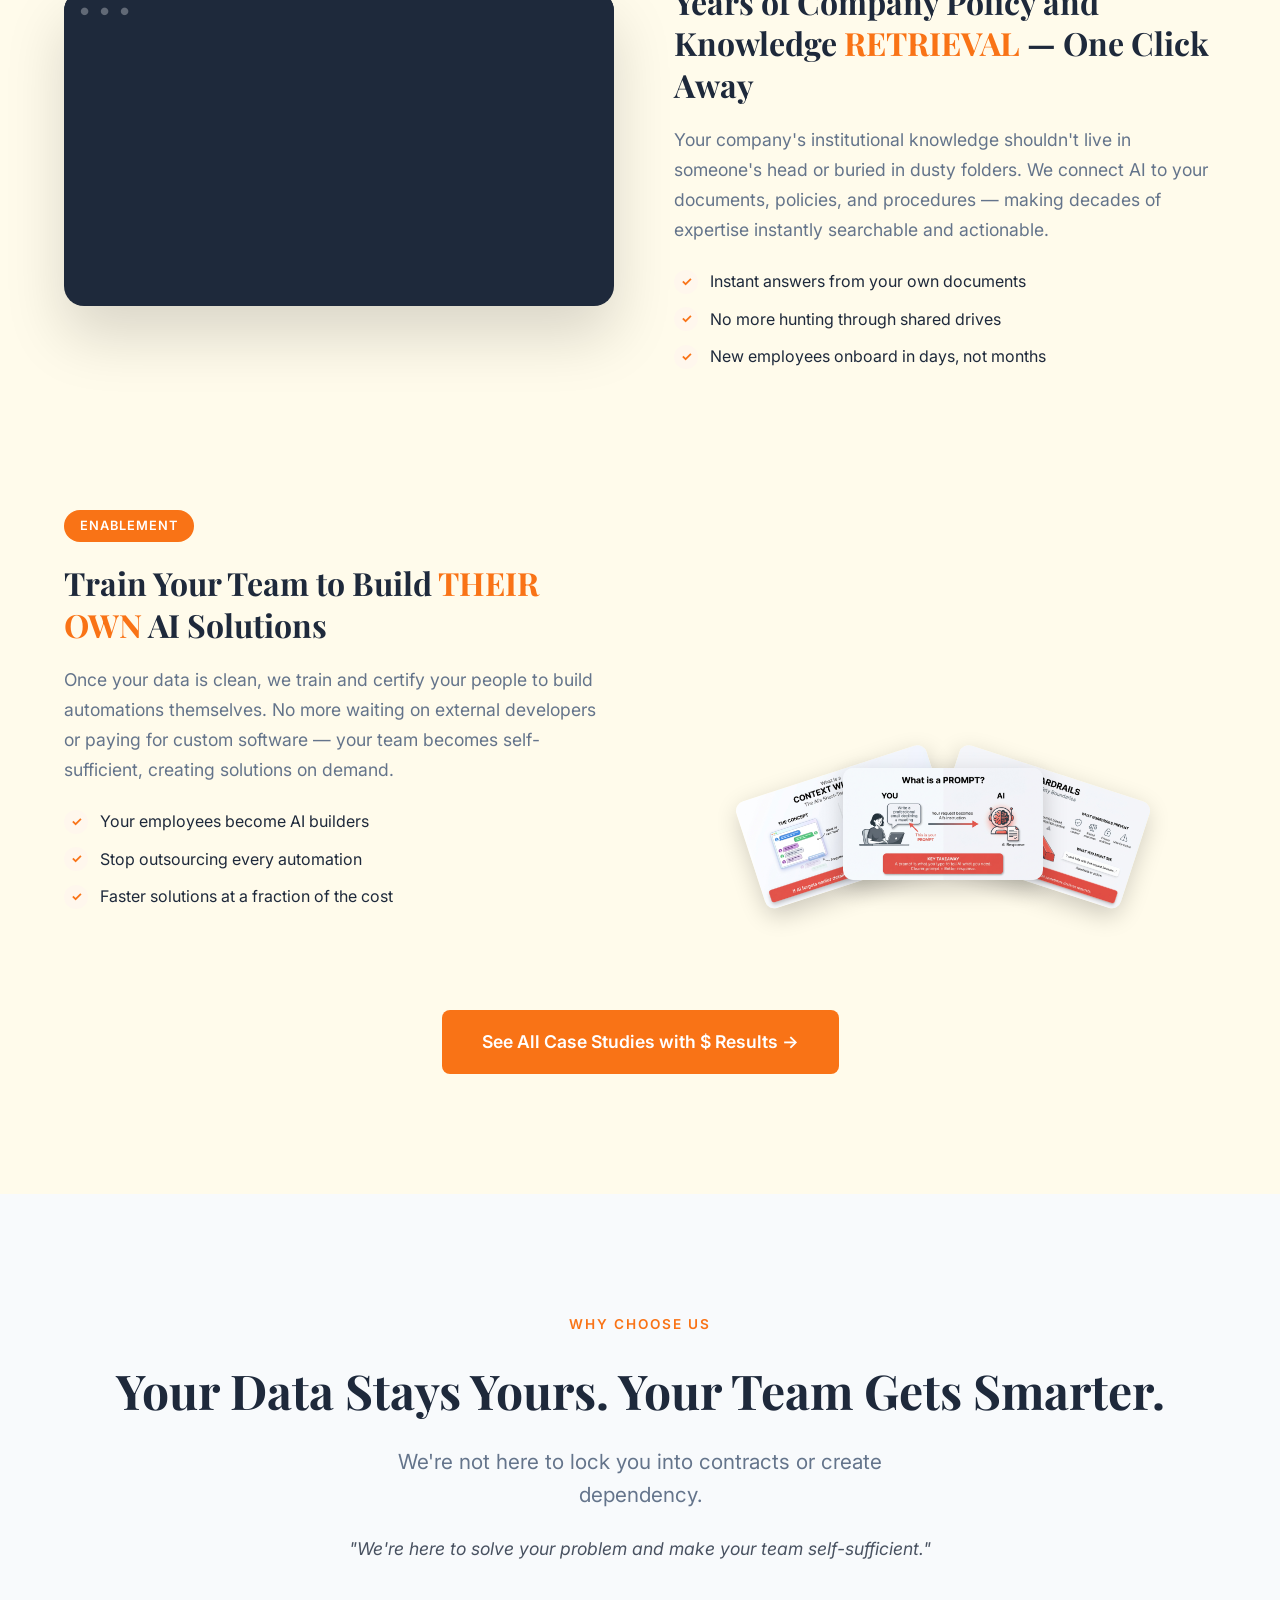
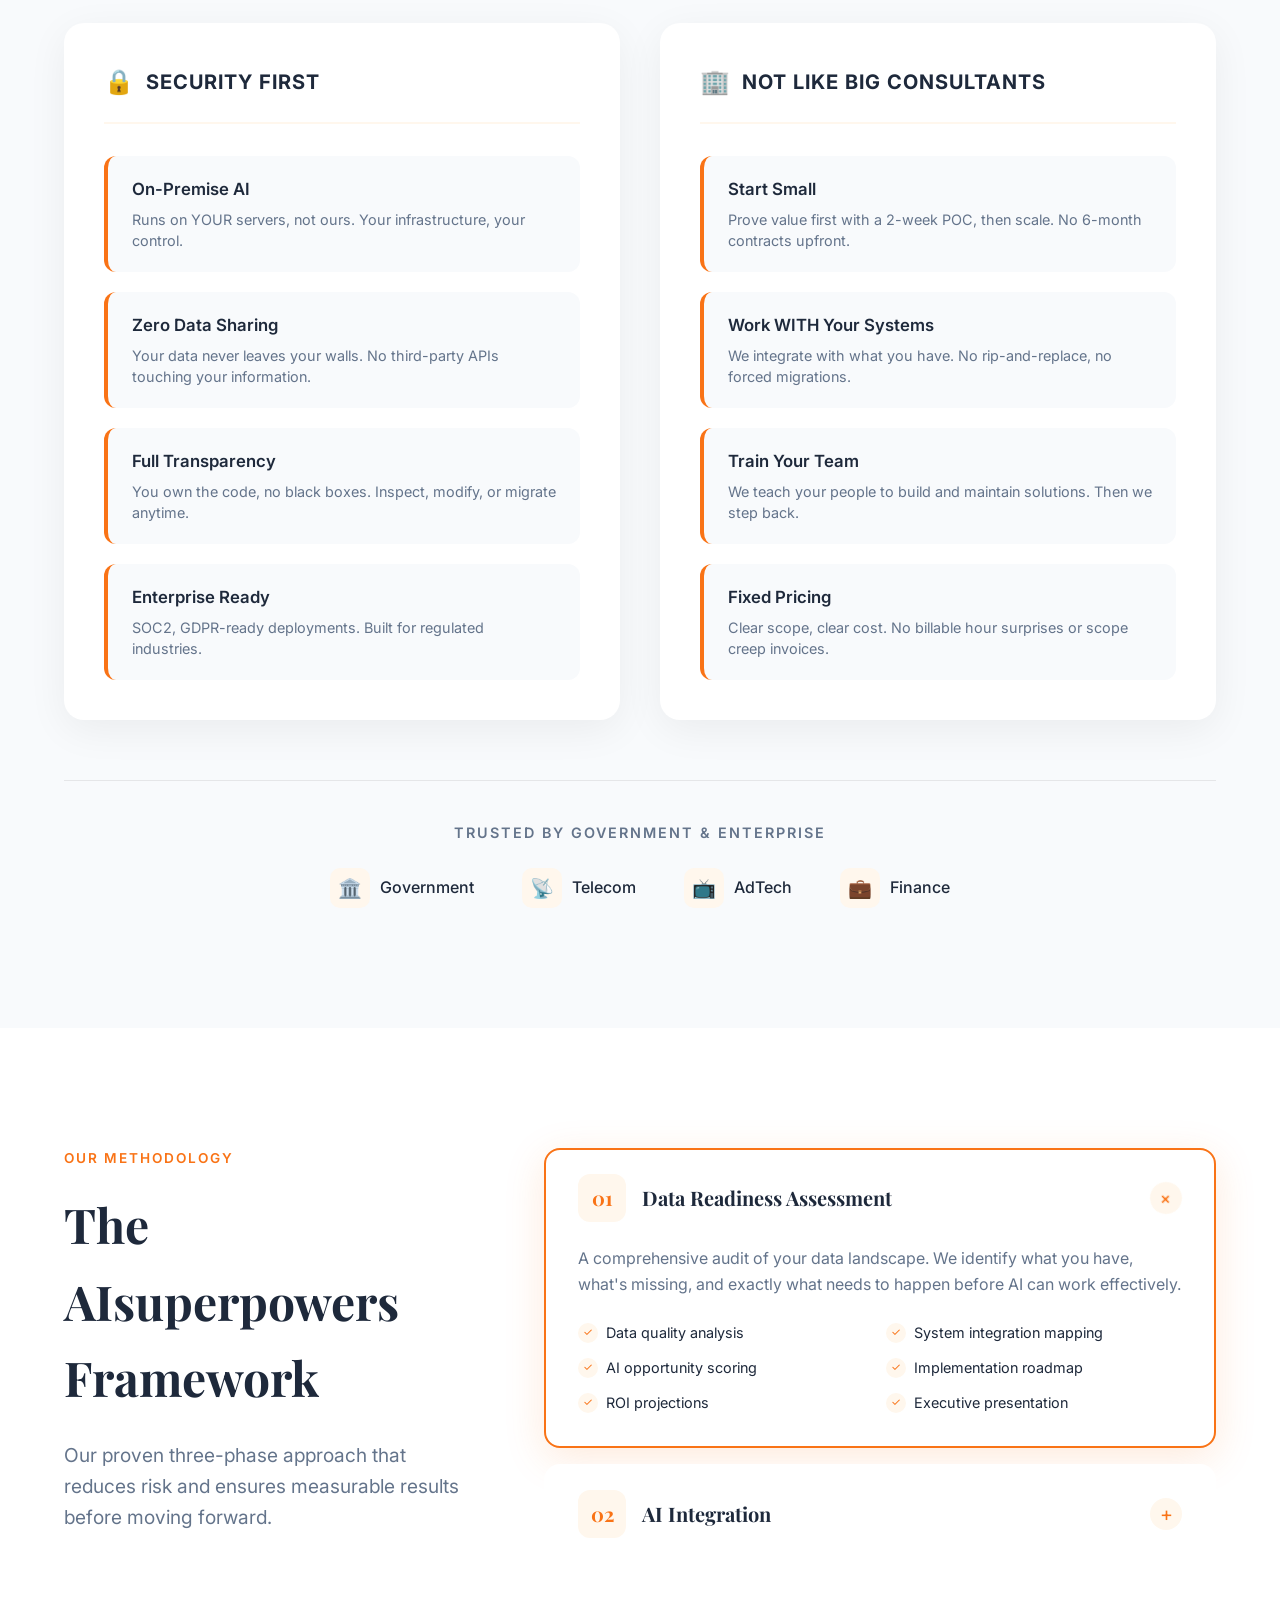
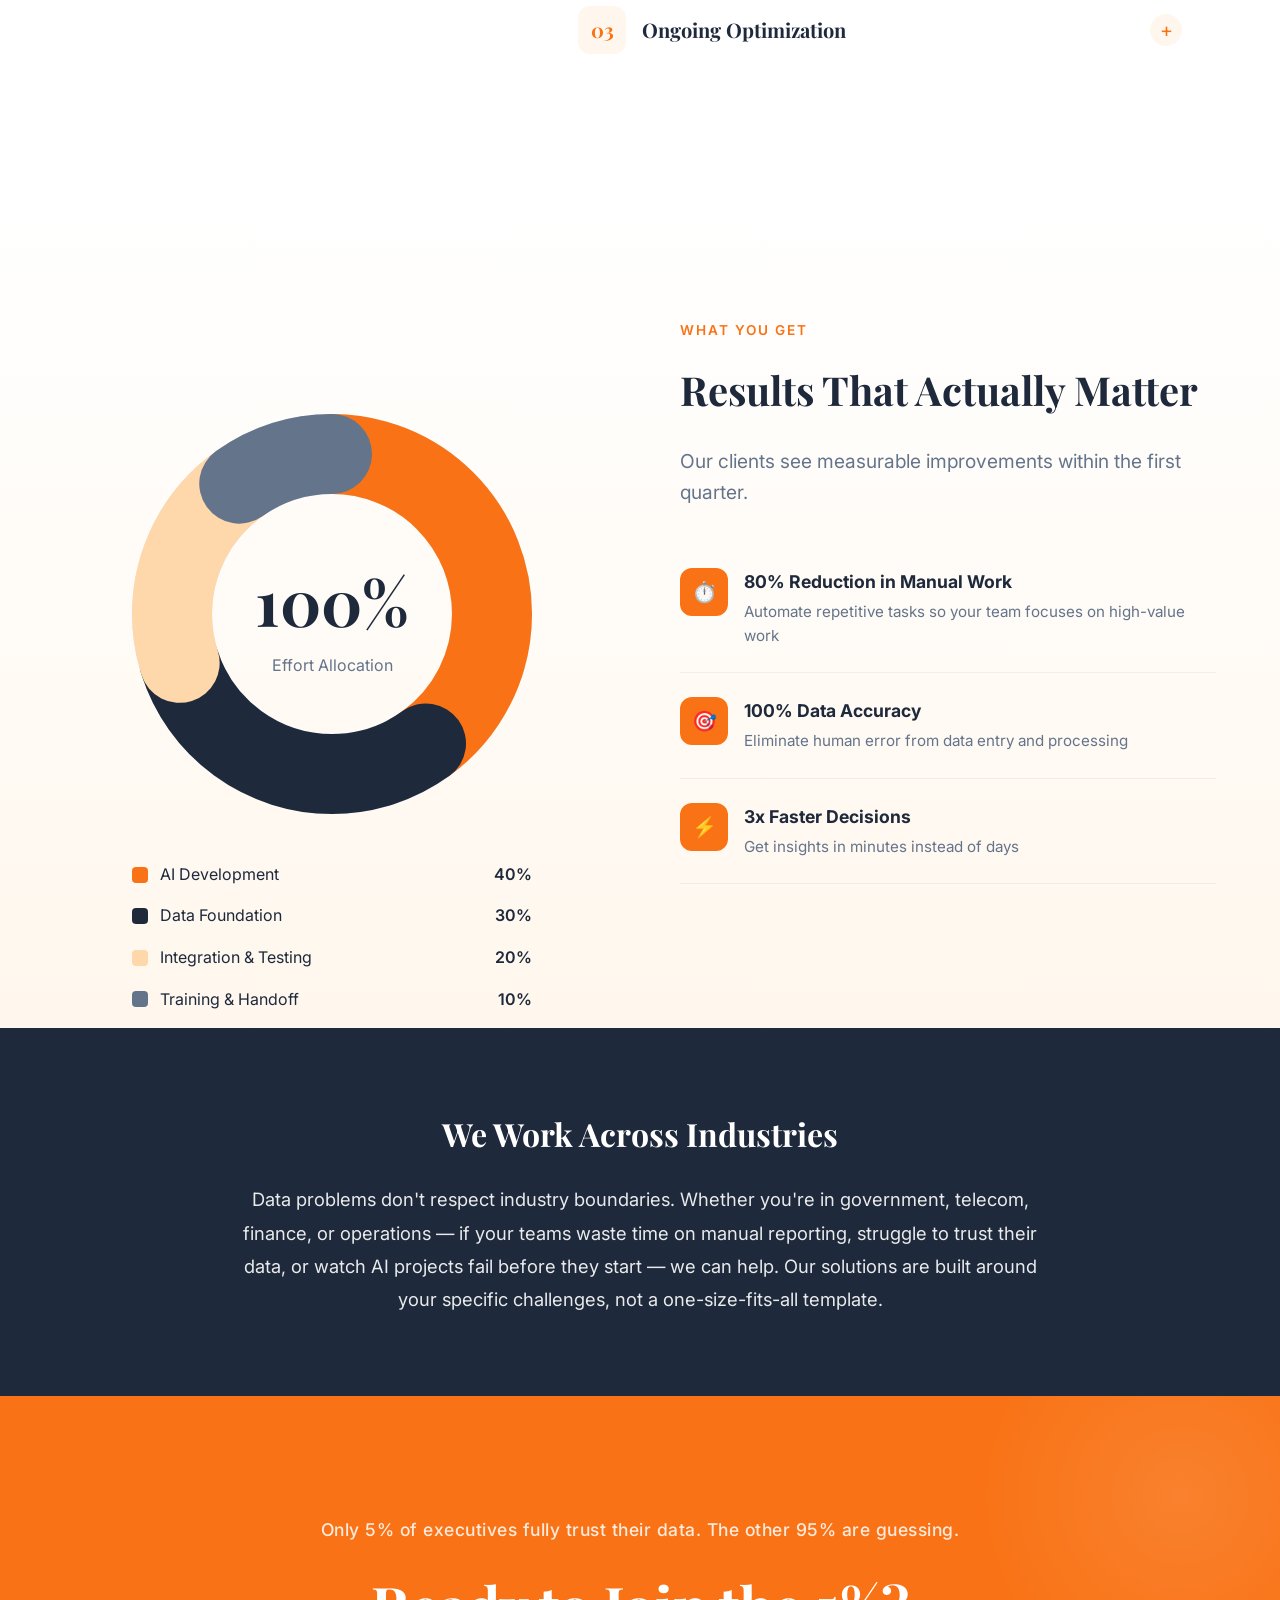
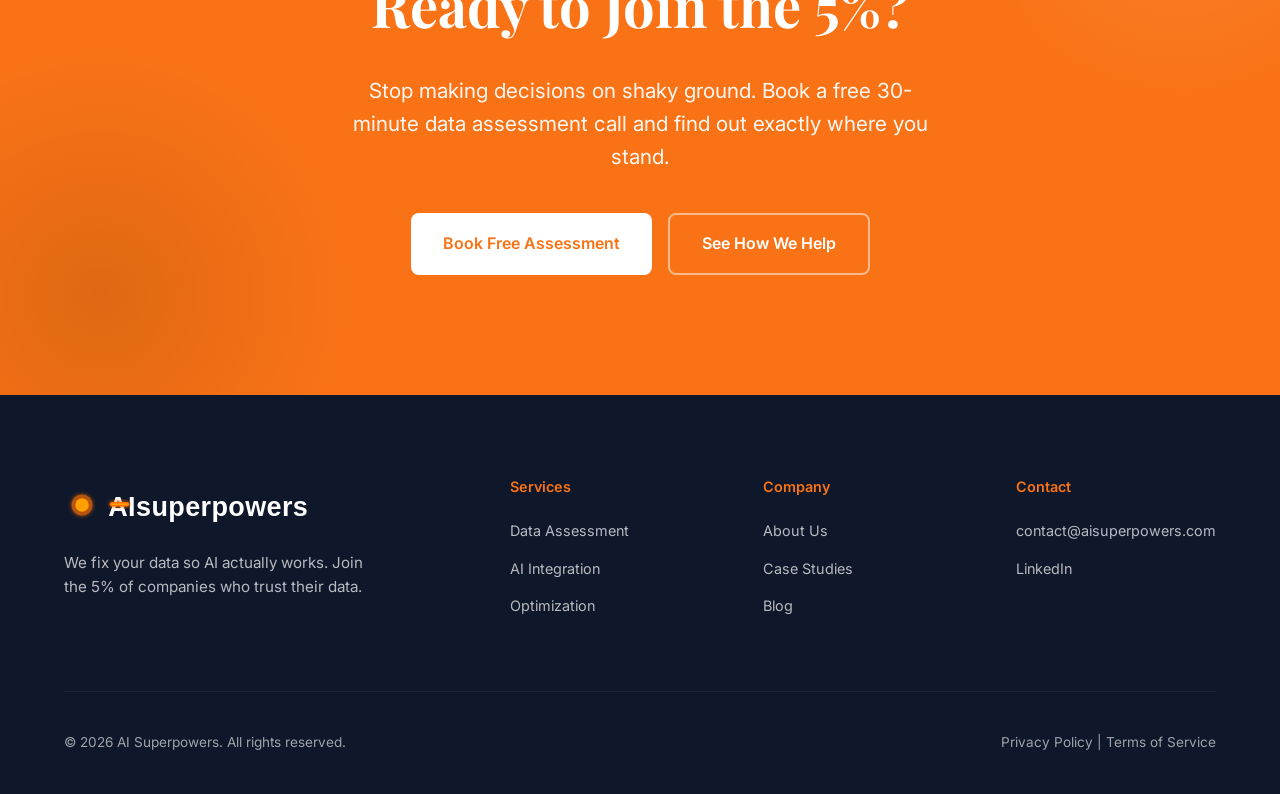
<file: v3.html>
<!DOCTYPE html>
<html lang="en">
<head>
    <meta charset="UTF-8">
    <meta name="viewport" content="width=device-width, initial-scale=1.0">
    <title>AI Superpowers | Transform Your Data Into Intelligence</title>
    <link href="https://fonts.googleapis.com/css2?family=Playfair+Display:wght@600;700&family=Inter:wght@400;500;600;700&display=swap" rel="stylesheet">
    <style>
        * {
            margin: 0;
            padding: 0;
            box-sizing: border-box;
        }

        :root {
            --orange: #F97316;
            --deep-orange: #EA580C;
            --burnt-orange: #C2410C;
            --peach: #FED7AA;
            --light-peach: #FFF7ED;
            --cream: #FFFBEB;
            --navy: #1E293B;
            --dark-navy: #0F172A;
            --gray: #64748B;
            --light-gray: #F8FAFC;
            --white: #FFFFFF;
        }

        body {
            font-family: 'Inter', sans-serif;
            color: var(--navy);
            line-height: 1.6;
            overflow-x: hidden;
        }

        h1, h2, h3 {
            font-family: 'Playfair Display', serif;
        }

        .container {
            max-width: 1200px;
            margin: 0 auto;
            padding: 0 24px;
        }

        /* Navigation - Minimal */
        nav {
            position: fixed;
            top: 0;
            width: 100%;
            background: transparent;
            z-index: 1000;
            padding: 24px 0;
            transition: all 0.3s;
        }

        nav.scrolled {
            background: rgba(255,255,255,0.98);
            padding: 16px 0;
            box-shadow: 0 2px 20px rgba(0,0,0,0.05);
        }

        nav .container.nav-content {
            max-width: none;
            margin: 0;
            padding: 0 48px;
        }

        .nav-content {
            display: flex;
            justify-content: space-between;
            align-items: center;
        }

        .logo {
            display: flex;
            align-items: center;
        }

        .logo svg {
            display: block;
        }

        nav.scrolled .logo svg text {
            fill: var(--navy);
        }

        .nav-links {
            display: flex;
            gap: 32px;
            align-items: center;
        }

        .nav-links a {
            color: rgba(255,255,255,0.9);
            text-decoration: none;
            font-size: 0.95rem;
            transition: all 0.3s;
        }

        nav.scrolled .nav-links a {
            color: var(--gray);
        }

        .nav-links a:hover {
            color: var(--orange);
        }

        .nav-cta {
            background: var(--orange) !important;
            color: white !important;
            padding: 12px 24px;
            border-radius: 8px;
            font-weight: 600;
        }

        .nav-cta:hover {
            background: var(--deep-orange) !important;
        }

        /* Hero - Full Screen Gradient */
        .hero {
            min-height: 100vh;
            background: linear-gradient(135deg, var(--dark-navy) 0%, var(--navy) 50%, var(--deep-orange) 100%);
            display: flex;
            align-items: center;
            position: relative;
            overflow: hidden;
        }

        .hero::before {
            content: '';
            position: absolute;
            top: -50%;
            right: -20%;
            width: 80%;
            height: 200%;
            background: radial-gradient(ellipse, rgba(249,115,22,0.15) 0%, transparent 70%);
            pointer-events: none;
        }

        .hero-content {
            position: relative;
            z-index: 2;
            display: grid;
            grid-template-columns: 1.2fr 1fr;
            gap: 80px;
            align-items: center;
        }

        .hero-text {
            color: white;
        }

        .hero-text p.hero-intro {
            font-family: 'Playfair Display', serif;
            font-size: 2.75rem;
            font-weight: 700;
            color: var(--orange);
            margin-bottom: 32px;
            line-height: 1.2;
            max-width: none;
            opacity: 1;
        }

        .hero-quote {
            margin-bottom: 32px;
            max-width: 600px;
        }

        .hero-quote blockquote {
            font-size: 1.75rem;
            font-style: italic;
            line-height: 1.4;
            margin: 0 0 12px 0;
            opacity: 0.95;
        }

        .hero-quote cite {
            font-size: 0.95rem;
            opacity: 0.7;
            font-style: normal;
        }

        .hero-text h1 {
            font-size: 4.5rem;
            line-height: 1.1;
            margin-bottom: 24px;
            color: var(--orange);
        }

        .hero-text p {
            font-size: 1.3rem;
            opacity: 0.9;
            margin-bottom: 40px;
            max-width: 520px;
        }

        .hero-buttons {
            display: flex;
            gap: 16px;
        }

        .btn {
            padding: 16px 32px;
            border-radius: 8px;
            font-size: 1rem;
            font-weight: 600;
            text-decoration: none;
            transition: all 0.3s;
            display: inline-flex;
            align-items: center;
            gap: 8px;
        }

        .btn-primary {
            background: var(--orange);
            color: white;
        }

        .btn-primary:hover {
            background: var(--deep-orange);
            transform: translateY(-2px);
            box-shadow: 0 10px 30px rgba(249,115,22,0.3);
        }

        .btn-ghost {
            background: transparent;
            color: white;
            border: 2px solid rgba(255,255,255,0.3);
        }

        .btn-ghost:hover {
            border-color: white;
            background: rgba(255,255,255,0.1);
        }

        /* Hero 5% vs 95% Visual */
        .hero-visual {
            position: relative;
        }

        .data-divide-visual {
            background: rgba(255,255,255,0.05);
            backdrop-filter: blur(20px);
            border: 1px solid rgba(255,255,255,0.1);
            border-radius: 24px;
            padding: 40px;
            box-shadow: 0 40px 80px rgba(0,0,0,0.3);
        }

        .pie-chart-container {
            position: relative;
            width: 220px;
            height: 220px;
            margin: 0 auto 32px;
        }

        .pie-chart {
            width: 100%;
            height: 100%;
            transform: rotate(-90deg);
        }

        .slice-95 {
            opacity: 0.6;
        }

        .slice-5 {
            filter: drop-shadow(0 0 10px rgba(249,115,22,0.5));
            animation: pulseGlow 2s ease-in-out infinite;
        }

        @keyframes pulseGlow {
            0%, 100% { filter: drop-shadow(0 0 10px rgba(249,115,22,0.5)); }
            50% { filter: drop-shadow(0 0 20px rgba(249,115,22,0.8)); }
        }

        .pie-center {
            position: absolute;
            top: 50%;
            left: 50%;
            transform: translate(-50%, -50%);
            text-align: center;
            color: white;
        }

        .pie-center-number {
            display: block;
            font-size: 2.5rem;
            font-weight: 700;
            color: var(--orange);
            line-height: 1;
        }

        .pie-center-label {
            display: block;
            font-size: 0.75rem;
            opacity: 0.8;
            margin-top: 4px;
            text-transform: uppercase;
            letter-spacing: 1px;
        }

        .divide-labels {
            display: flex;
            flex-direction: column;
            gap: 16px;
        }

        .divide-label {
            display: flex;
            align-items: center;
            gap: 12px;
            padding: 12px 16px;
            border-radius: 8px;
            background: rgba(255,255,255,0.05);
        }

        .label-95 {
            border-left: 3px solid rgba(255,255,255,0.3);
        }

        .label-5 {
            border-left: 3px solid var(--orange);
            background: rgba(249,115,22,0.1);
        }

        .label-percent {
            font-size: 1.25rem;
            font-weight: 700;
            color: rgba(255,255,255,0.5);
            min-width: 50px;
        }

        .label-5 .label-percent {
            color: var(--orange);
        }

        .label-text {
            font-size: 0.85rem;
            color: rgba(255,255,255,0.8);
        }

        .chart-grid {
            position: absolute;
            inset: 0;
            display: flex;
            flex-direction: column;
            justify-content: space-between;
        }

        .grid-line {
            height: 1px;
            background: rgba(255,255,255,0.1);
        }

        /* Mini Stats in Dashboard */
        .mini-stats {
            display: grid;
            grid-template-columns: repeat(3, 1fr);
            gap: 16px;
        }

        .mini-stat {
            background: rgba(255,255,255,0.05);
            border-radius: 12px;
            padding: 16px;
            text-align: center;
        }

        .mini-stat-value {
            font-size: 1.5rem;
            font-weight: 700;
            color: var(--orange);
            font-family: 'Playfair Display', serif;
        }

        .mini-stat-label {
            font-size: 0.75rem;
            color: rgba(255,255,255,0.6);
            margin-top: 4px;
        }

        /* Problem Stats Section */
        .problem-stats {
            padding: 120px 0;
            background: var(--white);
        }

        .section-label {
            color: var(--orange);
            font-weight: 600;
            font-size: 0.85rem;
            text-transform: uppercase;
            letter-spacing: 2px;
            margin-bottom: 16px;
        }

        .section-title {
            font-size: 3rem;
            margin-bottom: 24px;
            max-width: 700px;
        }

        .section-subtitle {
            font-size: 1.2rem;
            color: var(--gray);
            max-width: 600px;
            margin-bottom: 60px;
        }

        /* Animated Counter Cards */
        .counter-grid {
            display: grid;
            grid-template-columns: repeat(4, 1fr);
            gap: 32px;
        }

        .counter-card {
            text-align: center;
            padding: 40px 24px;
            background: var(--light-peach);
            border-radius: 16px;
            position: relative;
            overflow: hidden;
        }

        .counter-card::before {
            content: '';
            position: absolute;
            top: 0;
            left: 0;
            right: 0;
            height: 4px;
            background: linear-gradient(90deg, var(--orange), var(--peach));
        }

        .counter-number {
            font-size: 4rem;
            font-weight: 700;
            color: var(--orange);
            font-family: 'Playfair Display', serif;
            line-height: 1;
            margin-bottom: 8px;
        }

        .counter-label {
            font-size: 1rem;
            color: var(--navy);
            font-weight: 500;
        }

        .counter-desc {
            font-size: 0.85rem;
            color: var(--gray);
            margin-top: 8px;
        }

        /* AIS Proof Section */
        .ais-proof-section {
            margin-top: 80px;
            padding-top: 80px;
            border-top: 1px solid rgba(0,0,0,0.08);
        }

        .ais-proof-header {
            text-align: center;
            margin-bottom: 48px;
        }

        .ais-proof-title {
            font-family: 'Playfair Display', serif;
            font-size: 2rem;
            color: var(--navy);
            margin: 12px 0 16px;
        }

        .ais-proof-subtitle {
            font-size: 1rem;
            color: var(--gray);
            max-width: 500px;
            margin: 0 auto;
        }

        .ais-proof-grid {
            display: grid;
            grid-template-columns: repeat(4, 1fr);
            gap: 32px;
        }

        .ais-proof-card {
            background: #4B5563;
            border-radius: 16px;
            padding: 24px 20px;
            text-align: center;
            color: white;
            position: relative;
            overflow: hidden;
        }

        .ais-proof-card::before {
            content: '';
            position: absolute;
            top: 0;
            left: 0;
            right: 0;
            height: 3px;
            background: var(--orange);
        }

        .ais-proof-icon {
            font-size: 1.5rem;
            margin-bottom: 12px;
        }

        .ais-proof-number {
            font-family: 'Playfair Display', serif;
            font-size: 2.5rem;
            font-weight: 700;
            color: var(--orange);
            line-height: 1;
        }

        .ais-proof-unit {
            font-size: 0.9rem;
            color: rgba(255,255,255,0.7);
            margin-bottom: 8px;
        }

        .ais-proof-label {
            font-size: 0.95rem;
            font-weight: 600;
            margin-bottom: 6px;
        }

        .ais-proof-context {
            font-size: 0.75rem;
            color: rgba(255,255,255,0.5);
        }

        /* Visual Comparison Section */
        .comparison-section {
            padding: 120px 0;
            background: var(--navy);
            color: white;
        }

        .comparison-header {
            text-align: center;
            margin-bottom: 80px;
        }

        .comparison-header .section-title {
            margin-left: auto;
            margin-right: auto;
        }

        /* Comparison Table */
        .comparison-table {
            background: rgba(255,255,255,0.05);
            border-radius: 20px;
            overflow: hidden;
        }

        .comparison-table-header {
            display: grid;
            grid-template-columns: 1.2fr 1.5fr 1.5fr 1fr;
            background: rgba(255,255,255,0.1);
            padding: 20px 24px;
            font-weight: 600;
            font-size: 0.95rem;
        }

        .comparison-table-body {
            padding: 8px;
        }

        .table-row {
            display: grid;
            grid-template-columns: 1.2fr 1.5fr 1.5fr 1fr;
            padding: 20px 24px;
            border-bottom: 1px solid rgba(255,255,255,0.05);
            align-items: center;
        }

        .table-row:last-child {
            border-bottom: none;
        }

        .table-col {
            padding: 0 8px;
        }

        .col-task {
            font-weight: 600;
            color: white;
        }

        .col-before {
            color: rgba(255,255,255,0.6);
        }

        .col-after {
            color: rgba(255,255,255,0.9);
        }

        .col-result {
            text-align: center;
        }

        .result-highlight {
            background: var(--orange);
            color: white;
            padding: 8px 16px;
            border-radius: 20px;
            font-weight: 600;
            font-size: 0.9rem;
            display: inline-block;
        }

        /* Ready Data Showcase Section */
        .showcase-section {
            padding: 120px 0;
            background: var(--cream);
            overflow: hidden;
        }

        .showcase-header {
            text-align: center;
            margin-bottom: 80px;
        }

        .showcase-header h2 {
            font-size: 3rem;
            margin-bottom: 16px;
        }

        .showcase-header h2 span {
            color: var(--orange);
        }

        .showcase-header p {
            font-size: 1.2rem;
            color: var(--gray);
            max-width: 600px;
            margin: 0 auto;
        }

        .showcase-grid {
            display: flex;
            flex-direction: column;
            gap: 100px;
        }

        .showcase-item {
            display: grid;
            grid-template-columns: 1fr 1fr;
            gap: 60px;
            align-items: center;
        }

        .showcase-item.reverse {
            direction: rtl;
        }

        .showcase-item.reverse > * {
            direction: ltr;
        }

        .showcase-video-wrapper {
            position: relative;
            border-radius: 20px;
            overflow: hidden;
            box-shadow: 0 30px 60px rgba(0,0,0,0.15);
            background: var(--navy);
        }

        .showcase-video-wrapper::before {
            content: '';
            position: absolute;
            top: 0;
            left: 0;
            right: 0;
            height: 40px;
            background: var(--navy);
            display: flex;
            align-items: center;
            padding-left: 16px;
            z-index: 2;
        }

        .showcase-video-wrapper::after {
            content: '● ● ●';
            position: absolute;
            top: 12px;
            left: 16px;
            font-size: 10px;
            letter-spacing: 4px;
            color: rgba(255,255,255,0.3);
            z-index: 3;
        }

        .showcase-video-wrapper video {
            width: 100%;
            display: block;
            margin-top: 40px;
        }

        /* Larger video for dashboard showcase */
        .showcase-video-wrapper.large {
            min-width: 550px;
        }

        /* Output Card - Below video with arrow */
        .showcase-with-output {
            display: flex;
            flex-direction: column;
            align-items: flex-start;
        }

        .showcase-arrow {
            display: flex;
            align-items: center;
            margin: 16px 0 16px 40px;
            opacity: 0;
            transform: translateY(-10px);
            transition: all 0.4s ease-out;
        }

        .showcase-arrow.visible {
            opacity: 1;
            transform: translateY(0);
        }

        .showcase-arrow svg {
            width: 40px;
            height: 40px;
            color: var(--orange);
        }

        .showcase-output {
            width: 220px;
            margin-left: 30px;
            background: white;
            border-radius: 8px;
            box-shadow: 0 10px 30px rgba(0,0,0,0.15);
            transform: rotate(2deg) scale(0.9) translateY(-10px);
            overflow: hidden;
            opacity: 0;
            transition: all 0.5s cubic-bezier(0.34, 1.56, 0.64, 1) 0.2s;
        }

        .showcase-output.visible {
            opacity: 1;
            transform: rotate(2deg) scale(1) translateY(0);
        }

        .showcase-output:hover {
            transform: rotate(1deg) scale(1.03);
            box-shadow: 0 15px 40px rgba(0,0,0,0.2);
        }

        .showcase-output img {
            width: 100%;
            display: block;
        }

        .showcase-output-label {
            position: absolute;
            top: 8px;
            left: 8px;
            background: var(--orange);
            color: white;
            padding: 4px 10px;
            border-radius: 4px;
            font-size: 0.65rem;
            font-weight: 700;
            text-transform: uppercase;
            letter-spacing: 0.5px;
            z-index: 2;
        }

        /* Highlighted text */
        .highlight-orange {
            color: var(--orange);
            font-weight: 700;
        }

        /* Spread Cards Effect - Fan from bottom like holding cards */
        .spread-cards {
            position: relative;
            width: 100%;
            height: 380px;
            display: flex;
            align-items: flex-end;
            justify-content: center;
            padding-bottom: 20px;
        }

        .spread-card {
            position: absolute;
            width: 200px;
            border-radius: 10px;
            box-shadow: 0 8px 25px rgba(0,0,0,0.2);
            overflow: hidden;
            transition: all 0.5s cubic-bezier(0.34, 1.56, 0.64, 1);
            opacity: 0;
            transform-origin: bottom center;
            bottom: 20px;
        }

        .spread-card img {
            width: 100%;
            display: block;
        }

        .spread-card:nth-child(1) {
            transform: rotate(-18deg);
            z-index: 1;
            left: calc(50% - 180px);
        }

        .spread-card:nth-child(2) {
            transform: rotate(0deg);
            z-index: 3;
            left: calc(50% - 100px);
        }

        .spread-card:nth-child(3) {
            transform: rotate(18deg);
            z-index: 2;
            left: calc(50% - 20px);
        }

        .spread-card.visible {
            opacity: 1;
        }

        .spread-card:nth-child(1).visible {
            transition-delay: 0s;
        }

        .spread-card:nth-child(2).visible {
            transition-delay: 0.15s;
        }

        .spread-card:nth-child(3).visible {
            transition-delay: 0.3s;
        }

        .spread-card:hover {
            z-index: 10 !important;
            transform: rotate(0deg) translateY(-20px) scale(1.08) !important;
            box-shadow: 0 20px 50px rgba(0,0,0,0.3);
        }

        @media (max-width: 1024px) {
            .spread-cards {
                height: 320px;
            }

            .spread-card {
                width: 160px;
            }

            .spread-card:nth-child(1) {
                left: calc(50% - 150px);
                transform: rotate(-15deg);
            }

            .spread-card:nth-child(2) {
                left: calc(50% - 80px);
            }

            .spread-card:nth-child(3) {
                left: calc(50% - 10px);
                transform: rotate(15deg);
            }
        }

        @media (max-width: 768px) {
            .spread-cards {
                height: 260px;
            }

            .spread-card {
                width: 120px;
            }

            .spread-card:nth-child(1) {
                left: calc(50% - 120px);
                transform: rotate(-12deg);
            }

            .spread-card:nth-child(2) {
                left: calc(50% - 60px);
            }

            .spread-card:nth-child(3) {
                left: calc(50% - 0px);
                transform: rotate(12deg);
            }
        }

        .showcase-content {
            padding: 20px 0;
        }

        .showcase-badge {
            display: inline-block;
            background: var(--orange);
            color: white;
            padding: 6px 16px;
            border-radius: 50px;
            font-size: 0.8rem;
            font-weight: 600;
            text-transform: uppercase;
            letter-spacing: 1px;
            margin-bottom: 20px;
        }

        .showcase-content h3 {
            font-size: 2rem;
            margin-bottom: 20px;
            line-height: 1.3;
        }

        .showcase-content p {
            font-size: 1.1rem;
            color: var(--gray);
            margin-bottom: 24px;
            line-height: 1.7;
        }

        .showcase-features {
            list-style: none;
            display: flex;
            flex-direction: column;
            gap: 12px;
        }

        .showcase-features li {
            display: flex;
            align-items: center;
            gap: 12px;
            font-size: 1rem;
        }

        .showcase-features li::before {
            content: '✓';
            width: 24px;
            height: 24px;
            background: var(--light-peach);
            color: var(--orange);
            border-radius: 50%;
            display: flex;
            align-items: center;
            justify-content: center;
            font-size: 0.8rem;
            font-weight: bold;
            flex-shrink: 0;
        }

        @media (max-width: 1024px) {
            .showcase-item,
            .showcase-item.reverse {
                grid-template-columns: 1fr;
                direction: ltr;
            }

            .showcase-header h2 {
                font-size: 2.5rem;
            }

            .showcase-output {
                width: 180px;
            }

            .showcase-arrow {
                margin-left: 30px;
            }
        }

        @media (max-width: 768px) {
            .showcase-header h2 {
                font-size: 2rem;
            }

            .showcase-content h3 {
                font-size: 1.5rem;
            }

            .showcase-output {
                width: 160px;
                margin-left: 20px;
            }

            .showcase-arrow {
                margin-left: 20px;
            }
        }

        /* Why Us Section */
        .why-us-section {
            padding: 120px 0;
            background: var(--light-gray);
        }

        .why-us-header {
            text-align: center;
            margin-bottom: 60px;
        }

        .why-us-header h2 {
            font-size: 3rem;
            margin-bottom: 16px;
        }

        .why-us-header .tagline {
            font-size: 1.3rem;
            color: var(--gray);
            max-width: 600px;
            margin: 0 auto 24px;
        }

        .why-us-header .quote {
            font-size: 1.1rem;
            font-style: italic;
            color: var(--navy);
            max-width: 700px;
            margin: 0 auto;
            opacity: 0.8;
        }

        .why-us-grid {
            display: grid;
            grid-template-columns: 1fr 1fr;
            gap: 40px;
            margin-bottom: 60px;
        }

        .why-us-column {
            background: white;
            border-radius: 20px;
            padding: 40px;
            box-shadow: 0 10px 40px rgba(0,0,0,0.06);
        }

        .why-us-column-header {
            display: flex;
            align-items: center;
            gap: 12px;
            margin-bottom: 32px;
            padding-bottom: 20px;
            border-bottom: 2px solid var(--light-peach);
        }

        .why-us-column-header .icon {
            font-size: 1.5rem;
        }

        .why-us-column-header h3 {
            font-size: 1.25rem;
            font-family: 'Inter', sans-serif;
            font-weight: 700;
            text-transform: uppercase;
            letter-spacing: 1px;
            color: var(--navy);
        }

        .why-us-items {
            display: flex;
            flex-direction: column;
            gap: 20px;
        }

        .why-us-item {
            background: var(--light-gray);
            border-radius: 12px;
            padding: 20px 24px;
            border-left: 4px solid var(--orange);
        }

        .why-us-item h4 {
            font-family: 'Inter', sans-serif;
            font-size: 1.05rem;
            font-weight: 600;
            color: var(--navy);
            margin-bottom: 6px;
        }

        .why-us-item p {
            font-size: 0.9rem;
            color: var(--gray);
            line-height: 1.5;
        }

        .trust-bar {
            text-align: center;
            padding-top: 40px;
            border-top: 1px solid rgba(0,0,0,0.08);
        }

        .trust-bar p {
            font-size: 0.9rem;
            font-weight: 600;
            text-transform: uppercase;
            letter-spacing: 2px;
            color: var(--gray);
            margin-bottom: 24px;
        }

        .trust-badges {
            display: flex;
            justify-content: center;
            gap: 48px;
            flex-wrap: wrap;
        }

        .trust-badge {
            display: flex;
            align-items: center;
            gap: 10px;
            color: var(--navy);
            font-weight: 500;
        }

        .trust-badge .badge-icon {
            width: 40px;
            height: 40px;
            background: var(--light-peach);
            border-radius: 10px;
            display: flex;
            align-items: center;
            justify-content: center;
            font-size: 1.2rem;
        }

        @media (max-width: 900px) {
            .why-us-grid {
                grid-template-columns: 1fr;
            }

            .why-us-header h2 {
                font-size: 2.25rem;
            }

            .trust-badges {
                gap: 24px;
            }
        }

        /* Services Accordion */
        .services-section {
            padding: 120px 0;
            background: var(--white);
        }

        .services-layout {
            display: grid;
            grid-template-columns: 400px 1fr;
            gap: 80px;
            align-items: start;
        }

        .services-intro {
            position: sticky;
            top: 120px;
        }

        .services-list {
            display: flex;
            flex-direction: column;
            gap: 16px;
        }

        .service-accordion {
            background: white;
            border-radius: 16px;
            overflow: hidden;
            transition: all 0.3s;
            border: 2px solid transparent;
        }

        .service-accordion:hover {
            border-color: var(--orange);
        }

        .service-accordion.active {
            border-color: var(--orange);
            box-shadow: 0 10px 40px rgba(249,115,22,0.15);
        }

        .accordion-header {
            padding: 24px 32px;
            display: flex;
            justify-content: space-between;
            align-items: center;
            cursor: pointer;
        }

        .accordion-title {
            display: flex;
            align-items: center;
            gap: 16px;
        }

        .accordion-number {
            width: 48px;
            height: 48px;
            background: var(--light-peach);
            border-radius: 12px;
            display: flex;
            align-items: center;
            justify-content: center;
            font-family: 'Playfair Display', serif;
            font-size: 1.25rem;
            font-weight: 700;
            color: var(--orange);
        }

        .accordion-title h3 {
            font-size: 1.25rem;
        }

        .accordion-icon {
            width: 32px;
            height: 32px;
            background: var(--light-peach);
            border-radius: 50%;
            display: flex;
            align-items: center;
            justify-content: center;
            color: var(--orange);
            font-size: 1.25rem;
            transition: transform 0.3s;
        }

        .service-accordion.active .accordion-icon {
            transform: rotate(45deg);
        }

        .accordion-content {
            max-height: 0;
            overflow: hidden;
            transition: max-height 0.3s ease-out;
        }

        .service-accordion.active .accordion-content {
            max-height: 500px;
        }

        .accordion-inner {
            padding: 0 32px 32px;
        }

        .accordion-inner p {
            color: var(--gray);
            margin-bottom: 24px;
        }

        .accordion-features {
            display: grid;
            grid-template-columns: repeat(2, 1fr);
            gap: 12px;
        }

        .accordion-feature {
            display: flex;
            align-items: center;
            gap: 8px;
            font-size: 0.9rem;
        }

        .feature-check {
            width: 20px;
            height: 20px;
            background: var(--light-peach);
            border-radius: 50%;
            display: flex;
            align-items: center;
            justify-content: center;
            color: var(--orange);
            font-size: 0.7rem;
        }

        /* Donut Chart Section */
        .outcomes-section {
            padding: 120px 0;
            background: linear-gradient(180deg, var(--white) 0%, var(--light-peach) 100%);
        }

        .outcomes-grid {
            display: grid;
            grid-template-columns: 1fr 1fr;
            gap: 80px;
            align-items: center;
        }

        .donut-container {
            position: relative;
            width: 400px;
            height: 400px;
            margin: 0 auto;
        }

        .donut-chart {
            width: 100%;
            height: 100%;
            transform: rotate(-90deg);
        }

        .donut-segment {
            fill: none;
            stroke-width: 40;
            stroke-linecap: round;
            stroke-dasharray: 0 1000;
            animation: donutFill 1.5s ease-out forwards;
        }

        @keyframes donutFill {
            to { stroke-dasharray: var(--dash) 1000; }
        }

        .donut-center {
            position: absolute;
            top: 50%;
            left: 50%;
            transform: translate(-50%, -50%);
            text-align: center;
        }

        .donut-center-value {
            font-size: 4rem;
            font-weight: 700;
            color: var(--navy);
            font-family: 'Playfair Display', serif;
        }

        .donut-center-label {
            color: var(--gray);
        }

        .donut-legend {
            display: flex;
            flex-direction: column;
            gap: 16px;
            margin-top: 40px;
        }

        .legend-row {
            display: flex;
            align-items: center;
            gap: 12px;
        }

        .legend-color {
            width: 16px;
            height: 16px;
            border-radius: 4px;
        }

        .legend-text {
            flex: 1;
        }

        .legend-value {
            font-weight: 600;
            color: var(--navy);
        }

        .outcomes-content h2 {
            font-size: 2.5rem;
            margin-bottom: 24px;
        }

        .outcomes-list {
            list-style: none;
            margin-top: 32px;
        }

        .outcomes-list li {
            display: flex;
            align-items: flex-start;
            gap: 16px;
            margin-bottom: 24px;
            padding-bottom: 24px;
            border-bottom: 1px solid rgba(0,0,0,0.05);
        }

        .outcome-icon {
            width: 48px;
            height: 48px;
            background: var(--orange);
            border-radius: 12px;
            display: flex;
            align-items: center;
            justify-content: center;
            color: white;
            font-size: 1.25rem;
            flex-shrink: 0;
        }

        .outcome-text h4 {
            font-size: 1.1rem;
            margin-bottom: 4px;
        }

        .outcome-text p {
            color: var(--gray);
            font-size: 0.95rem;
        }

        /* Industries Section */
        .industries-section {
            padding: 80px 0;
            background: var(--navy);
        }

        .industries-content {
            text-align: center;
            max-width: 800px;
            margin: 0 auto;
            color: white;
        }

        .industries-content h2 {
            font-size: 2rem;
            margin-bottom: 24px;
        }

        .industries-content p {
            font-size: 1.15rem;
            line-height: 1.8;
            opacity: 0.9;
        }

        /* CTA Section */
        .cta-section {
            padding: 120px 0;
            background: var(--orange);
            position: relative;
            overflow: hidden;
        }

        .cta-section::before {
            content: '';
            position: absolute;
            top: -100px;
            right: -100px;
            width: 400px;
            height: 400px;
            background: radial-gradient(circle, rgba(255,255,255,0.1) 0%, transparent 70%);
        }

        .cta-section::after {
            content: '';
            position: absolute;
            bottom: -150px;
            left: -150px;
            width: 500px;
            height: 500px;
            background: radial-gradient(circle, rgba(0,0,0,0.1) 0%, transparent 70%);
        }

        .cta-content {
            position: relative;
            z-index: 2;
            text-align: center;
            color: white;
        }

        .cta-context {
            font-size: 1.1rem;
            opacity: 0.85;
            margin-bottom: 16px;
            font-weight: 500;
            letter-spacing: 0.5px;
        }

        .cta-content h2 {
            font-size: 3.5rem;
            margin-bottom: 24px;
        }

        .cta-content p:not(.cta-context) {
            font-size: 1.3rem;
            opacity: 0.95;
            margin-bottom: 40px;
            max-width: 600px;
            margin-left: auto;
            margin-right: auto;
        }

        .cta-buttons {
            display: flex;
            gap: 16px;
            justify-content: center;
        }

        .btn-white {
            background: white;
            color: var(--orange);
        }

        .btn-white:hover {
            background: var(--cream);
            transform: translateY(-2px);
        }

        .btn-outline-white {
            background: transparent;
            color: white;
            border: 2px solid rgba(255,255,255,0.5);
        }

        .btn-outline-white:hover {
            border-color: white;
            background: rgba(255,255,255,0.1);
        }

        /* Footer */
        footer {
            background: var(--dark-navy);
            color: white;
            padding: 80px 0 40px;
        }

        .footer-grid {
            display: grid;
            grid-template-columns: 2fr repeat(3, 1fr);
            gap: 60px;
            margin-bottom: 60px;
        }

        .footer-brand .logo {
            margin-bottom: 16px;
        }

        .footer-brand p {
            opacity: 0.7;
            font-size: 0.95rem;
            max-width: 300px;
        }

        .footer-links h4 {
            font-size: 0.9rem;
            font-weight: 600;
            margin-bottom: 20px;
            color: var(--orange);
        }

        .footer-links ul {
            list-style: none;
        }

        .footer-links li {
            margin-bottom: 12px;
        }

        .footer-links a {
            color: rgba(255,255,255,0.7);
            text-decoration: none;
            font-size: 0.9rem;
            transition: color 0.3s;
        }

        .footer-links a:hover {
            color: var(--orange);
        }

        .footer-bottom {
            border-top: 1px solid rgba(255,255,255,0.1);
            padding-top: 40px;
            display: flex;
            justify-content: space-between;
            align-items: center;
            font-size: 0.85rem;
            opacity: 0.6;
        }

        /* Responsive */
        @media (max-width: 1024px) {
            .hero-content {
                grid-template-columns: 1fr;
                text-align: center;
            }

            .hero-text p {
                margin-left: auto;
                margin-right: auto;
            }

            .hero-buttons {
                justify-content: center;
            }

            .hero-visual {
                display: none;
            }

            .counter-grid {
                grid-template-columns: repeat(2, 1fr);
            }

            .ais-proof-grid {
                grid-template-columns: repeat(2, 1fr);
            }

            .comparison-table-header,
            .table-row {
                grid-template-columns: 1fr 1fr;
                gap: 16px;
            }

            .col-task {
                grid-column: 1 / -1;
                margin-bottom: 8px;
                padding-bottom: 8px;
                border-bottom: 1px solid rgba(255,255,255,0.1);
            }

            .col-result {
                text-align: left;
            }

            .services-layout {
                grid-template-columns: 1fr;
            }

            .services-intro {
                position: static;
            }

            .outcomes-grid {
                grid-template-columns: 1fr;
            }

            .footer-grid {
                grid-template-columns: 1fr 1fr;
            }
        }

        @media (max-width: 768px) {
            .hero-text h1 {
                font-size: 2.5rem;
            }

            .section-title {
                font-size: 2rem;
            }

            .counter-grid {
                grid-template-columns: 1fr;
            }

            .ais-proof-grid {
                grid-template-columns: 1fr;
            }

            .ais-proof-number {
                font-size: 2.5rem;
            }

            .counter-number {
                font-size: 3rem;
            }

            .accordion-features {
                grid-template-columns: 1fr;
            }

            .donut-container {
                width: 300px;
                height: 300px;
            }

            .cta-content h2 {
                font-size: 2.5rem;
            }

            .cta-buttons {
                flex-direction: column;
                align-items: center;
            }

            .footer-grid {
                grid-template-columns: 1fr;
            }

            .footer-bottom {
                flex-direction: column;
                gap: 16px;
            }

            .nav-links a:not(.nav-cta) {
                display: none;
            }
        }
    </style>
</head>
<body>
    <!-- Navigation -->
    <nav id="navbar">
        <div class="container nav-content">
            <div class="logo">
                <svg xmlns="http://www.w3.org/2000/svg" viewBox="12 0 388 80" width="300" height="60">
                    <defs>
                        <filter id="glow-nav" x="-50%" y="-50%" width="200%" height="200%">
                            <feGaussianBlur stdDeviation="3" result="coloredBlur"/>
                            <feMerge>
                                <feMergeNode in="coloredBlur"/>
                                <feMergeNode in="SourceGraphic"/>
                            </feMerge>
                        </filter>
                    </defs>
                    <g transform="translate(30, 40)">
                        <circle cx="0" cy="0" r="14" fill="#FF6F00" filter="url(#glow-nav)" opacity="0.7"/>
                        <circle cx="0" cy="0" r="9" fill="#FFA000"/>
                    </g>
                    <text x="65" y="55" font-family="'Helvetica Neue', Helvetica, Arial, sans-serif" font-size="36" font-weight="bold" fill="#ffffff" letter-spacing="0.5">AIsuperpowers</text>
                    <rect x="67" y="36" width="26" height="6" rx="3" ry="3" fill="#FF6F00" filter="url(#glow-nav)"/>
                    <rect x="69" y="38" width="22" height="2" rx="1" ry="1" fill="#FFA000"/>
                </svg>
            </div>
            <div class="nav-links">
                <a href="#why-us">Why Us</a>
                <a href="#services">How We Work</a>
                <a href="#outcomes">Results</a>
                <a href="#cta" class="nav-cta">Get Started</a>
            </div>
        </div>
    </nav>

    <!-- Hero Section -->
    <section class="hero">
        <div class="container">
            <div class="hero-content">
                <div class="hero-text">
                    <p class="hero-intro">At AIsuperpowers, We Fix What Everyone Else Ignores</p>
                    <div class="hero-quote">
                        <blockquote>"Only <span class="highlight-orange">5%</span> of executives have high confidence in their data. The other <span class="highlight-orange">95%</span> are making decisions on shaky ground."</blockquote>
                        <cite>— HFS Research</cite>
                    </div>
                    <h1>We Fix That.</h1>
                    <p>Your AI projects keep failing because your data isn't ready. We make it ready — then help you build solutions that actually work.</p>
                    <div class="hero-buttons">
                        <a href="#cta" class="btn btn-primary">Join the 5% →</a>
                        <a href="#services" class="btn btn-ghost">See How It Works</a>
                    </div>
                </div>
                <div class="hero-visual">
                    <div class="data-divide-visual">
                        <div class="pie-chart-container">
                            <svg viewBox="0 0 200 200" class="pie-chart">
                                <circle cx="100" cy="100" r="90" fill="rgba(255,255,255,0.1)" stroke="rgba(255,255,255,0.2)" stroke-width="2"/>
                                <!-- 95% slice (the problem) -->
                                <circle cx="100" cy="100" r="70" fill="transparent" stroke="rgba(255,255,255,0.3)" stroke-width="40" stroke-dasharray="417.8 21.99" stroke-dashoffset="110" class="slice-95"/>
                                <!-- 5% slice (the solution) -->
                                <circle cx="100" cy="100" r="70" fill="transparent" stroke="#F97316" stroke-width="40" stroke-dasharray="21.99 417.8" stroke-dashoffset="110" class="slice-5"/>
                            </svg>
                            <div class="pie-center">
                                <span class="pie-center-number">5%</span>
                                <span class="pie-center-label">Trust Their Data</span>
                            </div>
                        </div>
                        <div class="divide-labels">
                            <div class="divide-label label-95">
                                <span class="label-percent">95%</span>
                                <span class="label-text">Making decisions on shaky ground</span>
                            </div>
                            <div class="divide-label label-5">
                                <span class="label-percent">5%</span>
                                <span class="label-text">Have confidence in their data</span>
                            </div>
                        </div>
                    </div>
                </div>
            </div>
        </div>
    </section>

    <!-- Problem Stats Section -->
    <section class="problem-stats">
        <div class="container">
            <div class="section-label">The Evidence</div>
            <h2 class="section-title">Your Data Is Costing You More Than You Think</h2>
            <p class="section-subtitle">The numbers don't lie. Bad data is silently draining your budget, time, and competitive edge.</p>

            <div class="counter-grid">
                <div class="counter-card">
                    <div class="counter-number">$12.9M</div>
                    <div class="counter-label">Lost Per Year</div>
                    <div class="counter-desc">Average cost of poor data quality — Gartner</div>
                </div>
                <div class="counter-card">
                    <div class="counter-number">47%</div>
                    <div class="counter-label">Records Have Errors</div>
                    <div class="counter-desc">Nearly half of new data is flawed — MIT Sloan</div>
                </div>
                <div class="counter-card">
                    <div class="counter-number">80%</div>
                    <div class="counter-label">Time Wasted</div>
                    <div class="counter-desc">Data teams cleaning, not building — Forbes</div>
                </div>
                <div class="counter-card">
                    <div class="counter-number">60%</div>
                    <div class="counter-label">AI Projects Abandoned</div>
                    <div class="counter-desc">Due to data issues alone — Gartner 2025</div>
                </div>
            </div>

            <!-- AIS Solutions Proof -->
            <div class="ais-proof-section">
                <div class="ais-proof-header">
                    <div class="section-label" style="color: var(--orange);">Our Track Record</div>
                    <h3 class="ais-proof-title">What Our Solutions Are Built to Deliver</h3>
                    <p class="ais-proof-subtitle">Based on implementations across finance, telecom, government, and enterprise sectors</p>
                </div>
                <div class="ais-proof-grid">
                    <div class="ais-proof-card">
                        <div class="ais-proof-icon">⏱️</div>
                        <div class="ais-proof-number">32+</div>
                        <div class="ais-proof-unit">hours/week</div>
                        <div class="ais-proof-label">Saved on Manual Reporting</div>
                        <div class="ais-proof-context">Automated dashboards & KPI tracking</div>
                    </div>
                    <div class="ais-proof-card">
                        <div class="ais-proof-icon">⚡</div>
                        <div class="ais-proof-number">70%</div>
                        <div class="ais-proof-unit">faster</div>
                        <div class="ais-proof-label">Data Reconciliation</div>
                        <div class="ais-proof-context">Invoice matching & error detection</div>
                    </div>
                    <div class="ais-proof-card">
                        <div class="ais-proof-icon">🤖</div>
                        <div class="ais-proof-number">24/7</div>
                        <div class="ais-proof-unit">availability</div>
                        <div class="ais-proof-label">Automated Support</div>
                        <div class="ais-proof-context">AI chatbots in Arabic & English</div>
                    </div>
                    <div class="ais-proof-card">
                        <div class="ais-proof-icon">🔍</div>
                        <div class="ais-proof-number">Minutes</div>
                        <div class="ais-proof-unit">vs days</div>
                        <div class="ais-proof-label">Knowledge Retrieval</div>
                        <div class="ais-proof-context">AI-powered document search</div>
                    </div>
                </div>
            </div>
        </div>
    </section>

    <!-- Comparison Section -->
    <section class="comparison-section">
        <div class="container">
            <div class="comparison-header">
                <div class="section-label" style="color: var(--orange)">The Difference</div>
                <h2 class="section-title" style="color: white">See the Transformation</h2>
            </div>

            <div class="comparison-table">
                <div class="comparison-table-header">
                    <div class="table-col col-task">Task</div>
                    <div class="table-col col-before">❌ Without Foundation</div>
                    <div class="table-col col-after">✓ With Our Approach</div>
                    <div class="table-col col-result">The Result</div>
                </div>
                <div class="comparison-table-body">
                    <div class="table-row">
                        <div class="table-col col-task">Weekly Reporting</div>
                        <div class="table-col col-before">32+ hours manual work</div>
                        <div class="table-col col-after">< 1 hour automated</div>
                        <div class="table-col col-result"><span class="result-highlight">97% time saved</span></div>
                    </div>
                    <div class="table-row">
                        <div class="table-col col-task">Data Reconciliation</div>
                        <div class="table-col col-before">Days of spreadsheet work</div>
                        <div class="table-col col-after">Minutes with automation</div>
                        <div class="table-col col-result"><span class="result-highlight">70% faster</span></div>
                    </div>
                    <div class="table-row">
                        <div class="table-col col-task">Error Detection</div>
                        <div class="table-col col-before">Reactive (after damage)</div>
                        <div class="table-col col-after">Proactive (real-time)</div>
                        <div class="table-col col-result"><span class="result-highlight">Minutes vs Days</span></div>
                    </div>
                    <div class="table-row">
                        <div class="table-col col-task">AI Project Success</div>
                        <div class="table-col col-before">40% deliver value</div>
                        <div class="table-col col-after">85%+ with foundation</div>
                        <div class="table-col col-result"><span class="result-highlight">2x success rate</span></div>
                    </div>
                </div>
            </div>
        </div>
    </section>

    <!-- Ready Data Showcase Section -->
    <section class="showcase-section" id="showcase">
        <div class="container">
            <div class="showcase-header">
                <div class="section-label">See It In Action</div>
                <h2>What Happens When Your <span>Data Is Ready</span></h2>
                <p>Real solutions we've built. Real automation running. Real results delivered.</p>
            </div>

            <div class="showcase-grid">
                <!-- Automation Showcase -->
                <div class="showcase-item">
                    <div class="showcase-with-output">
                        <div class="showcase-video-wrapper">
                            <video autoplay loop muted playsinline>
                                <source src="videos/n8n-automation.mp4" type="video/mp4">
                            </video>
                        </div>
                        <div class="showcase-arrow">
                            <svg viewBox="0 0 24 24" fill="none" stroke="currentColor" stroke-width="2.5" stroke-linecap="round" stroke-linejoin="round">
                                <line x1="12" y1="5" x2="12" y2="19"></line>
                                <polyline points="19 12 12 19 5 12"></polyline>
                            </svg>
                        </div>
                        <div class="showcase-output">
                            <div class="showcase-output-label">Output</div>
                            <img src="videos/sf-report.png" alt="Salesforce Error Report">
                        </div>
                    </div>
                    <div class="showcase-content">
                        <div class="showcase-badge">Automation</div>
                        <h3>Get <span class="highlight-orange">Insights</span> from Your CRM While Drinking Your Morning Coffee</h3>
                        <p>Automated workflows scan your CRM data overnight, identify critical issues, and deliver actionable insights before you start your day. No manual checking. No missed problems.</p>
                        <ul class="showcase-features">
                            <li>Critical errors flagged automatically</li>
                            <li>Daily reports delivered to your inbox</li>
                            <li>Zero manual data validation needed</li>
                        </ul>
                    </div>
                </div>

                <!-- Dashboard Showcase -->
                <div class="showcase-item reverse">
                    <div class="showcase-video-wrapper large">
                        <video autoplay loop muted playsinline>
                            <source src="videos/aibi-dashboard.mp4" type="video/mp4">
                        </video>
                    </div>
                    <div class="showcase-content">
                        <div class="showcase-badge">Intelligence</div>
                        <h3>See Your <span class="highlight-orange">ENTIRE BUSINESS</span> at a Glance — Updated in Real Time</h3>
                        <p>AI-powered dashboards that pull from all your data sources, surface insights automatically, and let you drill down into any metric instantly. Decision-making in seconds, not hours.</p>
                        <ul class="showcase-features">
                            <li>All data sources unified in one view</li>
                            <li>AI highlights what needs attention</li>
                            <li>Interactive drill-downs for any metric</li>
                        </ul>
                    </div>
                </div>

                <!-- Knowledge Retrieval Showcase -->
                <div class="showcase-item">
                    <div class="showcase-video-wrapper large">
                        <video autoplay loop muted playsinline>
                            <source src="videos/rag-video.mov" type="video/mp4">
                        </video>
                    </div>
                    <div class="showcase-content">
                        <div class="showcase-badge">Knowledge</div>
                        <h3>Years of Company Policy and Knowledge <span class="highlight-orange">RETRIEVAL</span> — One Click Away</h3>
                        <p>Your company's institutional knowledge shouldn't live in someone's head or buried in dusty folders. We connect AI to your documents, policies, and procedures — making decades of expertise instantly searchable and actionable.</p>
                        <ul class="showcase-features">
                            <li>Instant answers from your own documents</li>
                            <li>No more hunting through shared drives</li>
                            <li>New employees onboard in days, not months</li>
                        </ul>
                    </div>
                </div>

                <!-- Training & Certification Showcase -->
                <div class="showcase-item reverse">
                    <div class="spread-cards">
                        <div class="spread-card">
                            <img src="videos/training-card-1.jpeg" alt="AI Training - Context Window">
                        </div>
                        <div class="spread-card">
                            <img src="videos/training-card-2.jpeg" alt="AI Training - Prompts">
                        </div>
                        <div class="spread-card">
                            <img src="videos/training-card-3.jpeg" alt="AI Training - Guardrails">
                        </div>
                    </div>
                    <div class="showcase-content">
                        <div class="showcase-badge">Enablement</div>
                        <h3>Train Your Team to Build <span class="highlight-orange">THEIR OWN</span> AI Solutions</h3>
                        <p>Once your data is clean, we train and certify your people to build automations themselves. No more waiting on external developers or paying for custom software — your team becomes self-sufficient, creating solutions on demand.</p>
                        <ul class="showcase-features">
                            <li>Your employees become AI builders</li>
                            <li>Stop outsourcing every automation</li>
                            <li>Faster solutions at a fraction of the cost</li>
                        </ul>
                    </div>
                </div>
            </div>

            <!-- Case Studies CTA -->
            <div class="showcase-cta" style="text-align: center; margin-top: 80px;">
                <a href="case-studies.html" class="btn btn-primary" style="font-size: 1.1rem; padding: 18px 40px;">
                    See All Case Studies with $ Results &rarr;
                </a>
            </div>
        </div>
    </section>

    <!-- Why Us Section -->
    <section class="why-us-section" id="why-us">
        <div class="container">
            <div class="why-us-header">
                <div class="section-label">Why Choose Us</div>
                <h2>Your Data Stays Yours. Your Team Gets Smarter.</h2>
                <p class="tagline">We're not here to lock you into contracts or create dependency.</p>
                <p class="quote">"We're here to solve your problem and make your team self-sufficient."</p>
            </div>

            <div class="why-us-grid">
                <!-- Security First Column -->
                <div class="why-us-column">
                    <div class="why-us-column-header">
                        <span class="icon">🔒</span>
                        <h3>Security First</h3>
                    </div>
                    <div class="why-us-items">
                        <div class="why-us-item">
                            <h4>On-Premise AI</h4>
                            <p>Runs on YOUR servers, not ours. Your infrastructure, your control.</p>
                        </div>
                        <div class="why-us-item">
                            <h4>Zero Data Sharing</h4>
                            <p>Your data never leaves your walls. No third-party APIs touching your information.</p>
                        </div>
                        <div class="why-us-item">
                            <h4>Full Transparency</h4>
                            <p>You own the code, no black boxes. Inspect, modify, or migrate anytime.</p>
                        </div>
                        <div class="why-us-item">
                            <h4>Enterprise Ready</h4>
                            <p>SOC2, GDPR-ready deployments. Built for regulated industries.</p>
                        </div>
                    </div>
                </div>

                <!-- VS Big Consultants Column -->
                <div class="why-us-column">
                    <div class="why-us-column-header">
                        <span class="icon">🏢</span>
                        <h3>Not Like Big Consultants</h3>
                    </div>
                    <div class="why-us-items">
                        <div class="why-us-item">
                            <h4>Start Small</h4>
                            <p>Prove value first with a 2-week POC, then scale. No 6-month contracts upfront.</p>
                        </div>
                        <div class="why-us-item">
                            <h4>Work WITH Your Systems</h4>
                            <p>We integrate with what you have. No rip-and-replace, no forced migrations.</p>
                        </div>
                        <div class="why-us-item">
                            <h4>Train Your Team</h4>
                            <p>We teach your people to build and maintain solutions. Then we step back.</p>
                        </div>
                        <div class="why-us-item">
                            <h4>Fixed Pricing</h4>
                            <p>Clear scope, clear cost. No billable hour surprises or scope creep invoices.</p>
                        </div>
                    </div>
                </div>
            </div>

            <div class="trust-bar">
                <p>Trusted by Government & Enterprise</p>
                <div class="trust-badges">
                    <div class="trust-badge">
                        <span class="badge-icon">🏛️</span>
                        <span>Government</span>
                    </div>
                    <div class="trust-badge">
                        <span class="badge-icon">📡</span>
                        <span>Telecom</span>
                    </div>
                    <div class="trust-badge">
                        <span class="badge-icon">📺</span>
                        <span>AdTech</span>
                    </div>
                    <div class="trust-badge">
                        <span class="badge-icon">💼</span>
                        <span>Finance</span>
                    </div>
                </div>
            </div>
        </div>
    </section>

    <!-- Services Accordion Section -->
    <section class="services-section" id="services">
        <div class="container">
            <div class="services-layout">
                <div class="services-intro">
                    <div class="section-label">Our Methodology</div>
                    <h2 class="section-title">The AIsuperpowers Framework</h2>
                    <p class="section-subtitle">Our proven three-phase approach that reduces risk and ensures measurable results before moving forward.</p>
                </div>

                <div class="services-list">
                    <div class="service-accordion active">
                        <div class="accordion-header">
                            <div class="accordion-title">
                                <div class="accordion-number">01</div>
                                <h3>Data Readiness Assessment</h3>
                            </div>
                            <div class="accordion-icon">+</div>
                        </div>
                        <div class="accordion-content">
                            <div class="accordion-inner">
                                <p>A comprehensive audit of your data landscape. We identify what you have, what's missing, and exactly what needs to happen before AI can work effectively.</p>
                                <div class="accordion-features">
                                    <div class="accordion-feature">
                                        <div class="feature-check">✓</div>
                                        <span>Data quality analysis</span>
                                    </div>
                                    <div class="accordion-feature">
                                        <div class="feature-check">✓</div>
                                        <span>System integration mapping</span>
                                    </div>
                                    <div class="accordion-feature">
                                        <div class="feature-check">✓</div>
                                        <span>AI opportunity scoring</span>
                                    </div>
                                    <div class="accordion-feature">
                                        <div class="feature-check">✓</div>
                                        <span>Implementation roadmap</span>
                                    </div>
                                    <div class="accordion-feature">
                                        <div class="feature-check">✓</div>
                                        <span>ROI projections</span>
                                    </div>
                                    <div class="accordion-feature">
                                        <div class="feature-check">✓</div>
                                        <span>Executive presentation</span>
                                    </div>
                                </div>
                            </div>
                        </div>
                    </div>

                    <div class="service-accordion">
                        <div class="accordion-header">
                            <div class="accordion-title">
                                <div class="accordion-number">02</div>
                                <h3>AI Integration</h3>
                            </div>
                            <div class="accordion-icon">+</div>
                        </div>
                        <div class="accordion-content">
                            <div class="accordion-inner">
                                <p>We build the data infrastructure and AI solutions that connect your existing systems without replacing them. Security-first deployment on your terms.</p>
                                <div class="accordion-features">
                                    <div class="accordion-feature">
                                        <div class="feature-check">✓</div>
                                        <span>Data pipeline development</span>
                                    </div>
                                    <div class="accordion-feature">
                                        <div class="feature-check">✓</div>
                                        <span>Custom AI model training</span>
                                    </div>
                                    <div class="accordion-feature">
                                        <div class="feature-check">✓</div>
                                        <span>Legacy system integration</span>
                                    </div>
                                    <div class="accordion-feature">
                                        <div class="feature-check">✓</div>
                                        <span>On-premise deployment</span>
                                    </div>
                                    <div class="accordion-feature">
                                        <div class="feature-check">✓</div>
                                        <span>Team training & handoff</span>
                                    </div>
                                    <div class="accordion-feature">
                                        <div class="feature-check">✓</div>
                                        <span>90-day support included</span>
                                    </div>
                                </div>
                            </div>
                        </div>
                    </div>

                    <div class="service-accordion">
                        <div class="accordion-header">
                            <div class="accordion-title">
                                <div class="accordion-number">03</div>
                                <h3>Ongoing Optimization</h3>
                            </div>
                            <div class="accordion-icon">+</div>
                        </div>
                        <div class="accordion-content">
                            <div class="accordion-inner">
                                <p>AI systems need continuous care to stay accurate. We monitor, retrain, and expand your solutions as your business evolves.</p>
                                <div class="accordion-features">
                                    <div class="accordion-feature">
                                        <div class="feature-check">✓</div>
                                        <span>Performance monitoring</span>
                                    </div>
                                    <div class="accordion-feature">
                                        <div class="feature-check">✓</div>
                                        <span>Model retraining</span>
                                    </div>
                                    <div class="accordion-feature">
                                        <div class="feature-check">✓</div>
                                        <span>Feature expansion</span>
                                    </div>
                                    <div class="accordion-feature">
                                        <div class="feature-check">✓</div>
                                        <span>Dedicated support team</span>
                                    </div>
                                    <div class="accordion-feature">
                                        <div class="feature-check">✓</div>
                                        <span>Quarterly business reviews</span>
                                    </div>
                                    <div class="accordion-feature">
                                        <div class="feature-check">✓</div>
                                        <span>Priority issue resolution</span>
                                    </div>
                                </div>
                            </div>
                        </div>
                    </div>
                </div>
            </div>
        </div>
    </section>

    <!-- Outcomes Section with Donut Chart -->
    <section class="outcomes-section" id="outcomes">
        <div class="container">
            <div class="outcomes-grid">
                <div class="donut-container">
                    <svg class="donut-chart" viewBox="0 0 200 200">
                        <circle cx="100" cy="100" r="80" fill="none" stroke="#E2E8F0" stroke-width="40"/>
                        <circle cx="100" cy="100" r="80" fill="none" stroke="#F97316" stroke-width="40"
                                class="donut-segment" style="--dash: 201"/>
                        <circle cx="100" cy="100" r="80" fill="none" stroke="#1E293B" stroke-width="40"
                                class="donut-segment" style="--dash: 151; animation-delay: 0.3s"
                                stroke-dashoffset="-201"/>
                        <circle cx="100" cy="100" r="80" fill="none" stroke="#FED7AA" stroke-width="40"
                                class="donut-segment" style="--dash: 101; animation-delay: 0.6s"
                                stroke-dashoffset="-352"/>
                        <circle cx="100" cy="100" r="80" fill="none" stroke="#64748B" stroke-width="40"
                                class="donut-segment" style="--dash: 50; animation-delay: 0.9s"
                                stroke-dashoffset="-453"/>
                    </svg>
                    <div class="donut-center">
                        <div class="donut-center-value">100%</div>
                        <div class="donut-center-label">Effort Allocation</div>
                    </div>
                    <div class="donut-legend">
                        <div class="legend-row">
                            <div class="legend-color" style="background: #F97316"></div>
                            <div class="legend-text">AI Development</div>
                            <div class="legend-value">40%</div>
                        </div>
                        <div class="legend-row">
                            <div class="legend-color" style="background: #1E293B"></div>
                            <div class="legend-text">Data Foundation</div>
                            <div class="legend-value">30%</div>
                        </div>
                        <div class="legend-row">
                            <div class="legend-color" style="background: #FED7AA"></div>
                            <div class="legend-text">Integration & Testing</div>
                            <div class="legend-value">20%</div>
                        </div>
                        <div class="legend-row">
                            <div class="legend-color" style="background: #64748B"></div>
                            <div class="legend-text">Training & Handoff</div>
                            <div class="legend-value">10%</div>
                        </div>
                    </div>
                </div>

                <div class="outcomes-content">
                    <div class="section-label">What You Get</div>
                    <h2>Results That Actually Matter</h2>
                    <p class="section-subtitle">Our clients see measurable improvements within the first quarter.</p>

                    <ul class="outcomes-list">
                        <li>
                            <div class="outcome-icon">⏱️</div>
                            <div class="outcome-text">
                                <h4>80% Reduction in Manual Work</h4>
                                <p>Automate repetitive tasks so your team focuses on high-value work</p>
                            </div>
                        </li>
                        <li>
                            <div class="outcome-icon">🎯</div>
                            <div class="outcome-text">
                                <h4>100% Data Accuracy</h4>
                                <p>Eliminate human error from data entry and processing</p>
                            </div>
                        </li>
                        <li>
                            <div class="outcome-icon">⚡</div>
                            <div class="outcome-text">
                                <h4>3x Faster Decisions</h4>
                                <p>Get insights in minutes instead of days</p>
                            </div>
                        </li>
                    </ul>
                </div>
            </div>
        </div>
    </section>

    <!-- Industries Section -->
    <section class="industries-section">
        <div class="container">
            <div class="industries-content">
                <h2>We Work Across Industries</h2>
                <p>Data problems don't respect industry boundaries. Whether you're in government, telecom, finance, or operations — if your teams waste time on manual reporting, struggle to trust their data, or watch AI projects fail before they start — we can help. Our solutions are built around your specific challenges, not a one-size-fits-all template.</p>
            </div>
        </div>
    </section>

    <!-- CTA Section -->
    <section class="cta-section" id="cta">
        <div class="container">
            <div class="cta-content">
                <p class="cta-context">Only 5% of executives fully trust their data. The other 95% are guessing.</p>
                <h2>Ready to Join the 5%?</h2>
                <p>Stop making decisions on shaky ground. Book a free 30-minute data assessment call and find out exactly where you stand.</p>
                <div class="cta-buttons">
                    <a href="mailto:contact@aisuperpowers.com" class="btn btn-white">Book Free Assessment</a>
                    <a href="#services" class="btn btn-outline-white">See How We Help</a>
                </div>
            </div>
        </div>
    </section>

    <!-- Footer -->
    <footer>
        <div class="container">
            <div class="footer-grid">
                <div class="footer-brand">
                    <div class="logo">
                        <svg xmlns="http://www.w3.org/2000/svg" viewBox="12 0 388 80" width="300" height="60">
                            <defs>
                                <filter id="glow-footer" x="-50%" y="-50%" width="200%" height="200%">
                                    <feGaussianBlur stdDeviation="3" result="coloredBlur"/>
                                    <feMerge>
                                        <feMergeNode in="coloredBlur"/>
                                        <feMergeNode in="SourceGraphic"/>
                                    </feMerge>
                                </filter>
                            </defs>
                            <g transform="translate(30, 40)">
                                <circle cx="0" cy="0" r="14" fill="#FF6F00" filter="url(#glow-footer)" opacity="0.7"/>
                                <circle cx="0" cy="0" r="9" fill="#FFA000"/>
                            </g>
                            <text x="65" y="55" font-family="'Helvetica Neue', Helvetica, Arial, sans-serif" font-size="36" font-weight="bold" fill="#ffffff" letter-spacing="0.5">AIsuperpowers</text>
                            <rect x="67" y="36" width="26" height="6" rx="3" ry="3" fill="#FF6F00" filter="url(#glow-footer)"/>
                            <rect x="69" y="38" width="22" height="2" rx="1" ry="1" fill="#FFA000"/>
                        </svg>
                    </div>
                    <p>We fix your data so AI actually works. Join the 5% of companies who trust their data.</p>
                </div>
                <div class="footer-links">
                    <h4>Services</h4>
                    <ul>
                        <li><a href="#services">Data Assessment</a></li>
                        <li><a href="#services">AI Integration</a></li>
                        <li><a href="#services">Optimization</a></li>
                    </ul>
                </div>
                <div class="footer-links">
                    <h4>Company</h4>
                    <ul>
                        <li><a href="#">About Us</a></li>
                        <li><a href="#">Case Studies</a></li>
                        <li><a href="#">Blog</a></li>
                    </ul>
                </div>
                <div class="footer-links">
                    <h4>Contact</h4>
                    <ul>
                        <li><a href="mailto:contact@aisuperpowers.com">contact@aisuperpowers.com</a></li>
                        <li><a href="#">LinkedIn</a></li>
                    </ul>
                </div>
            </div>
            <div class="footer-bottom">
                <span>© 2026 AI Superpowers. All rights reserved.</span>
                <span>Privacy Policy | Terms of Service</span>
            </div>
        </div>
    </footer>

    <script>
        // Navbar scroll effect
        window.addEventListener('scroll', function() {
            const nav = document.getElementById('navbar');
            if (window.scrollY > 50) {
                nav.classList.add('scrolled');
            } else {
                nav.classList.remove('scrolled');
            }
        });

        // Accordion functionality
        document.querySelectorAll('.accordion-header').forEach(header => {
            header.addEventListener('click', function() {
                const accordion = this.parentElement;
                const wasActive = accordion.classList.contains('active');

                // Close all accordions
                document.querySelectorAll('.service-accordion').forEach(acc => {
                    acc.classList.remove('active');
                });

                // Open clicked one if it wasn't active
                if (!wasActive) {
                    accordion.classList.add('active');
                }
            });
        });

        // Scroll-triggered animation for showcase output cards
        const observerOptions = {
            threshold: 0.3,
            rootMargin: '0px 0px -100px 0px'
        };

        const showcaseObserver = new IntersectionObserver((entries) => {
            entries.forEach(entry => {
                if (entry.isIntersecting) {
                    entry.target.classList.add('visible');
                }
            });
        }, observerOptions);

        document.querySelectorAll('.showcase-output, .showcase-arrow, .spread-card').forEach(el => {
            showcaseObserver.observe(el);
        });
    </script>
</body>
</html>
</file>
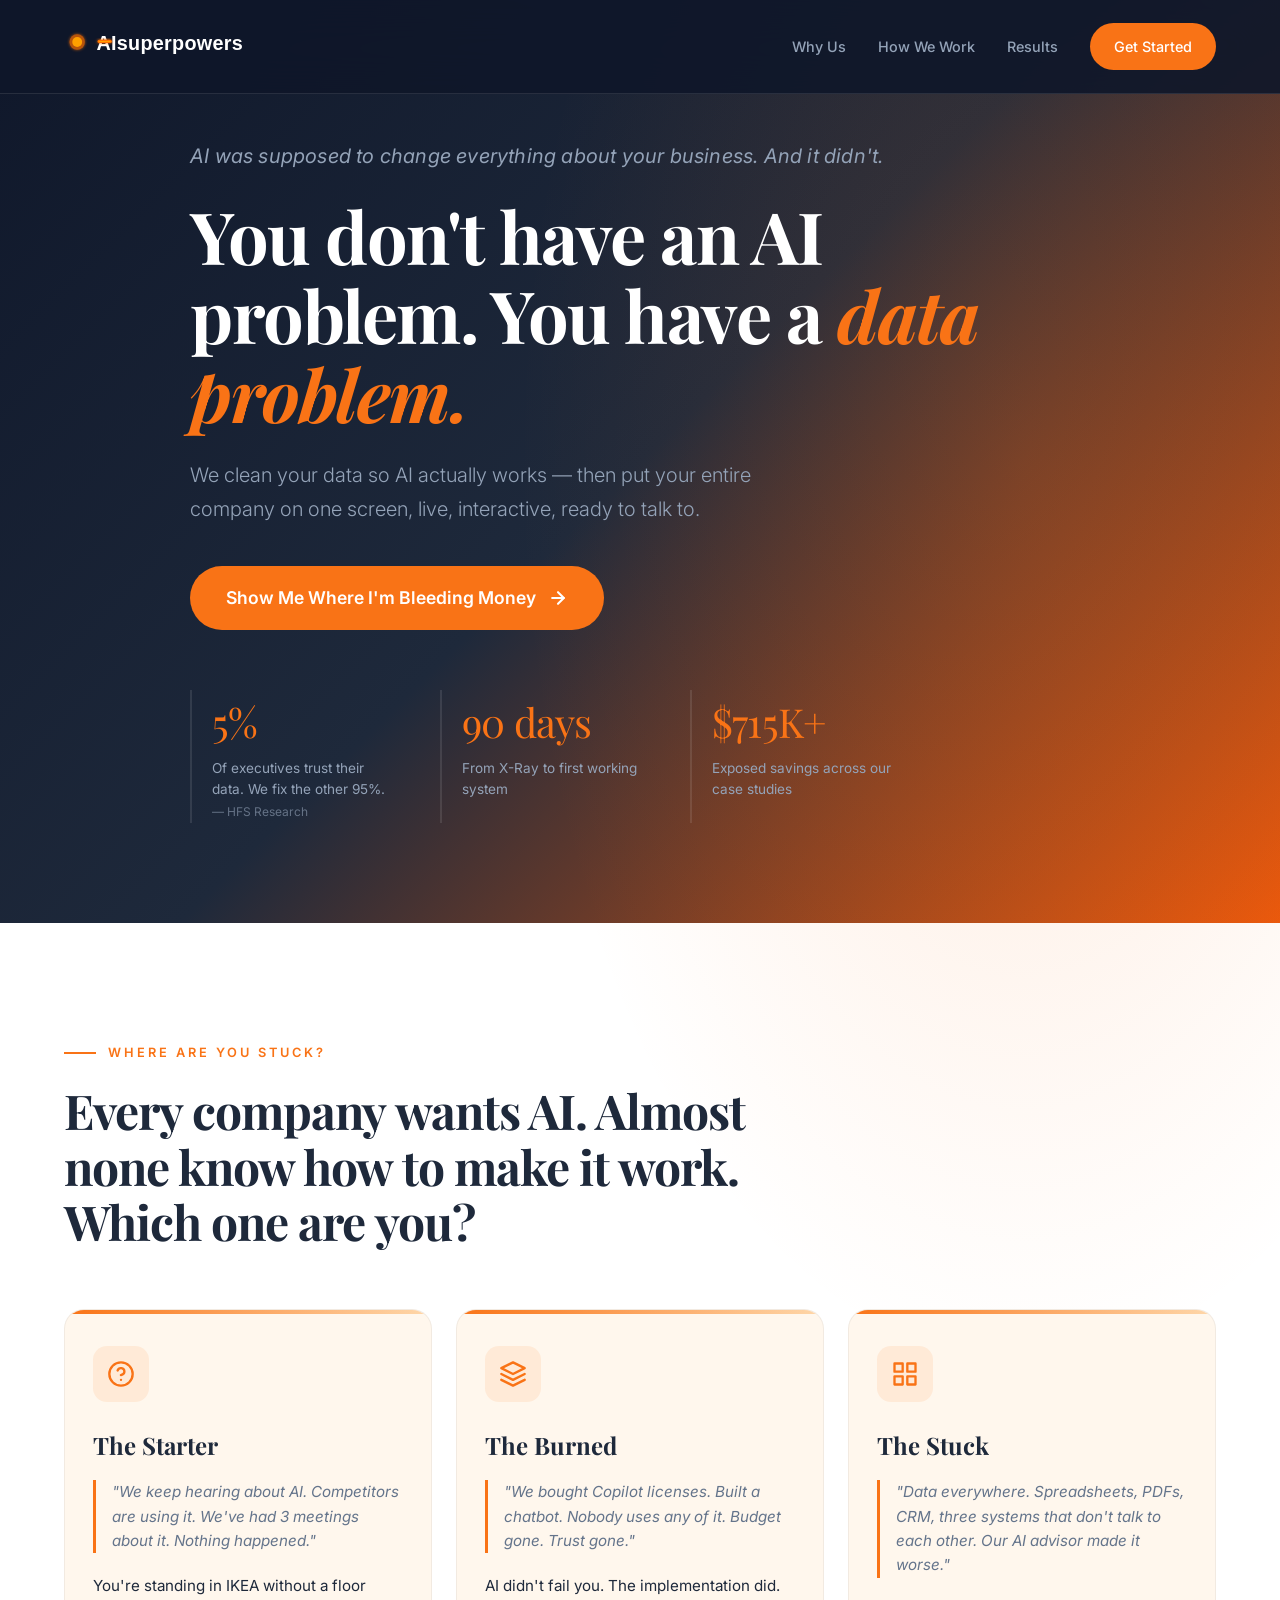
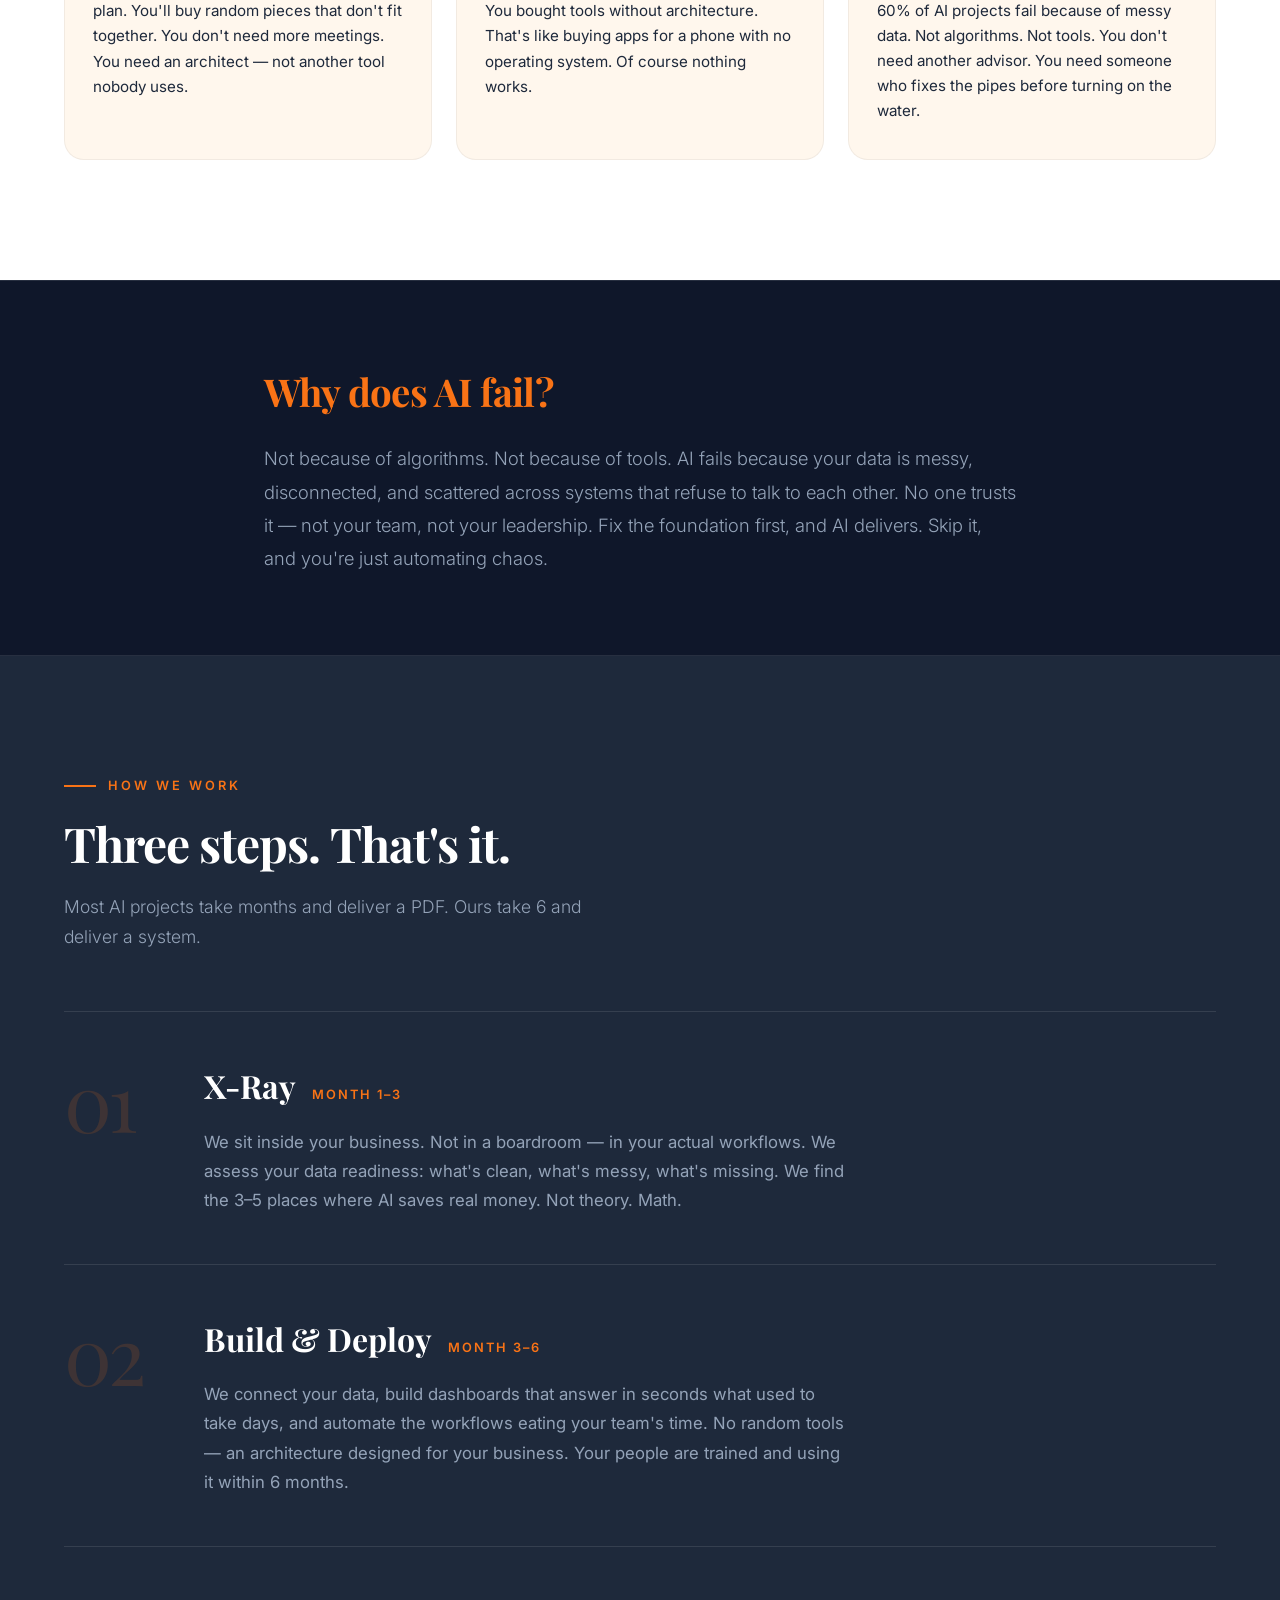
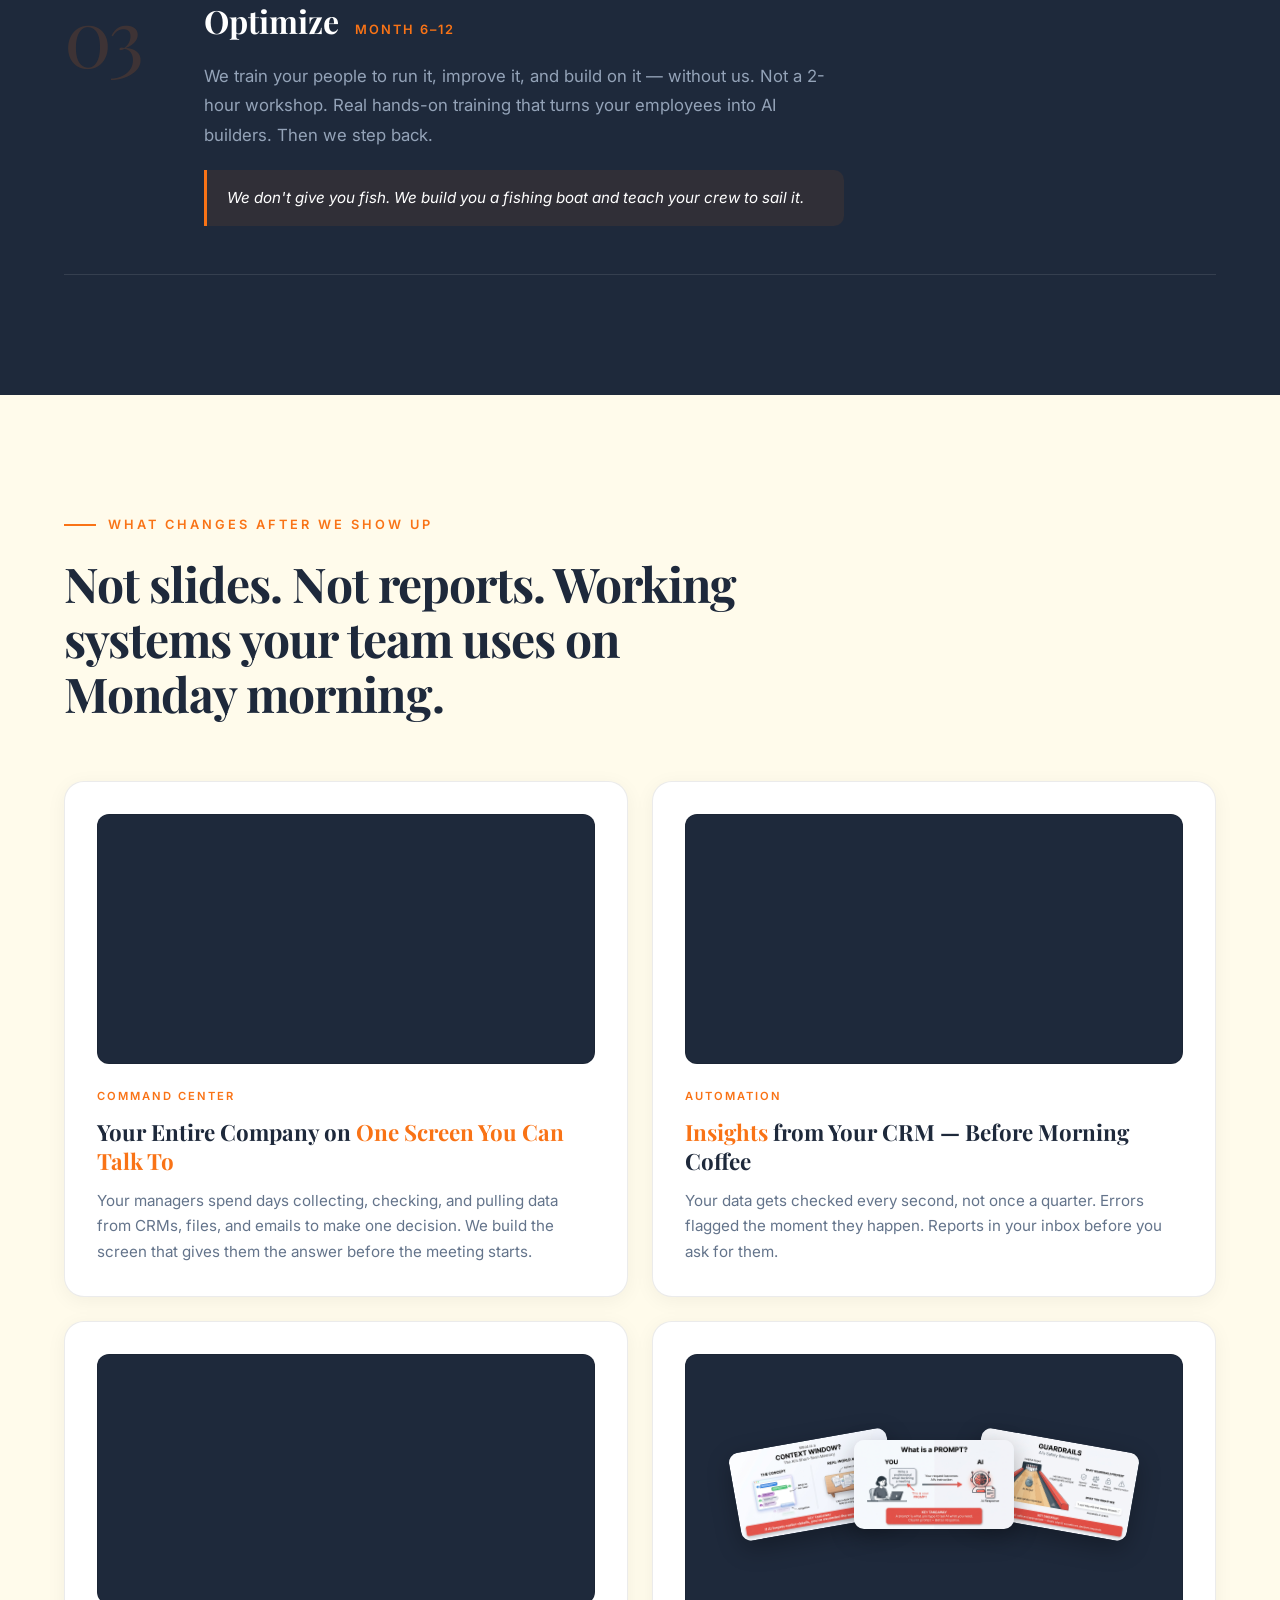
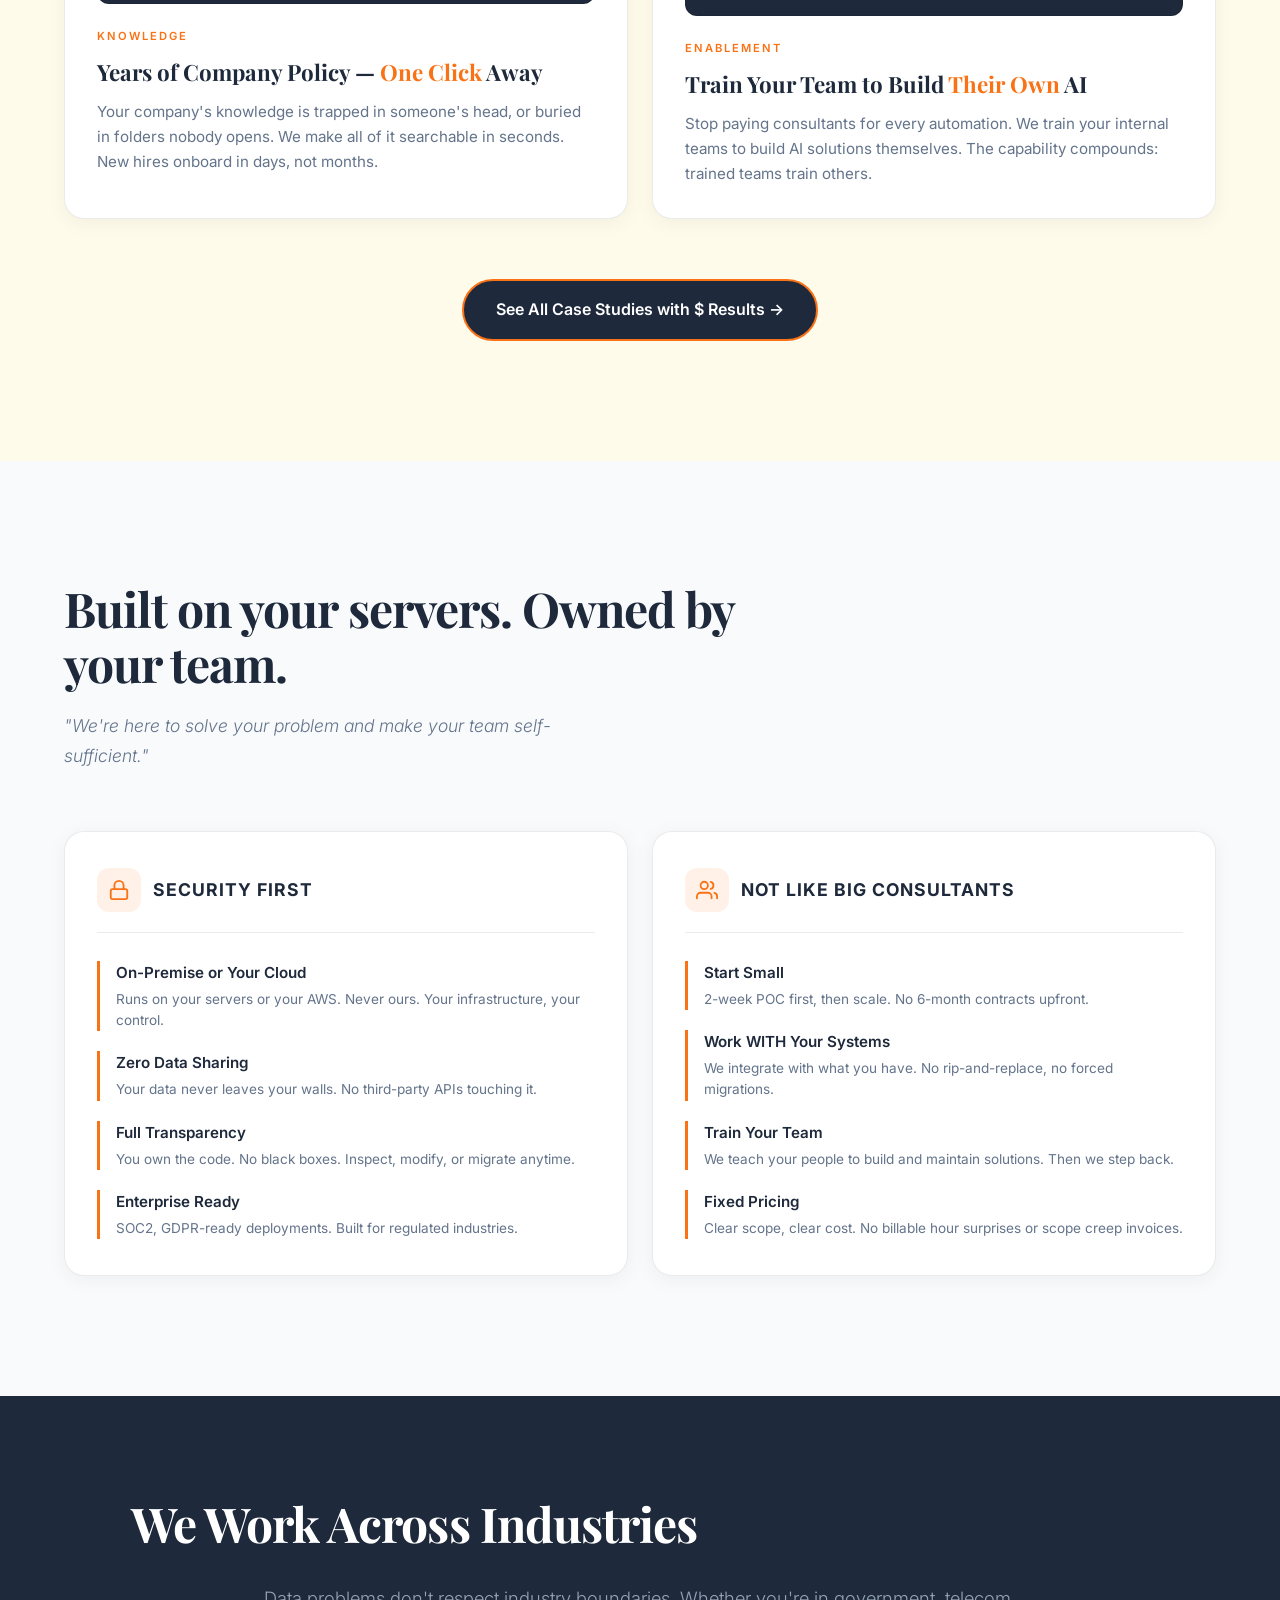
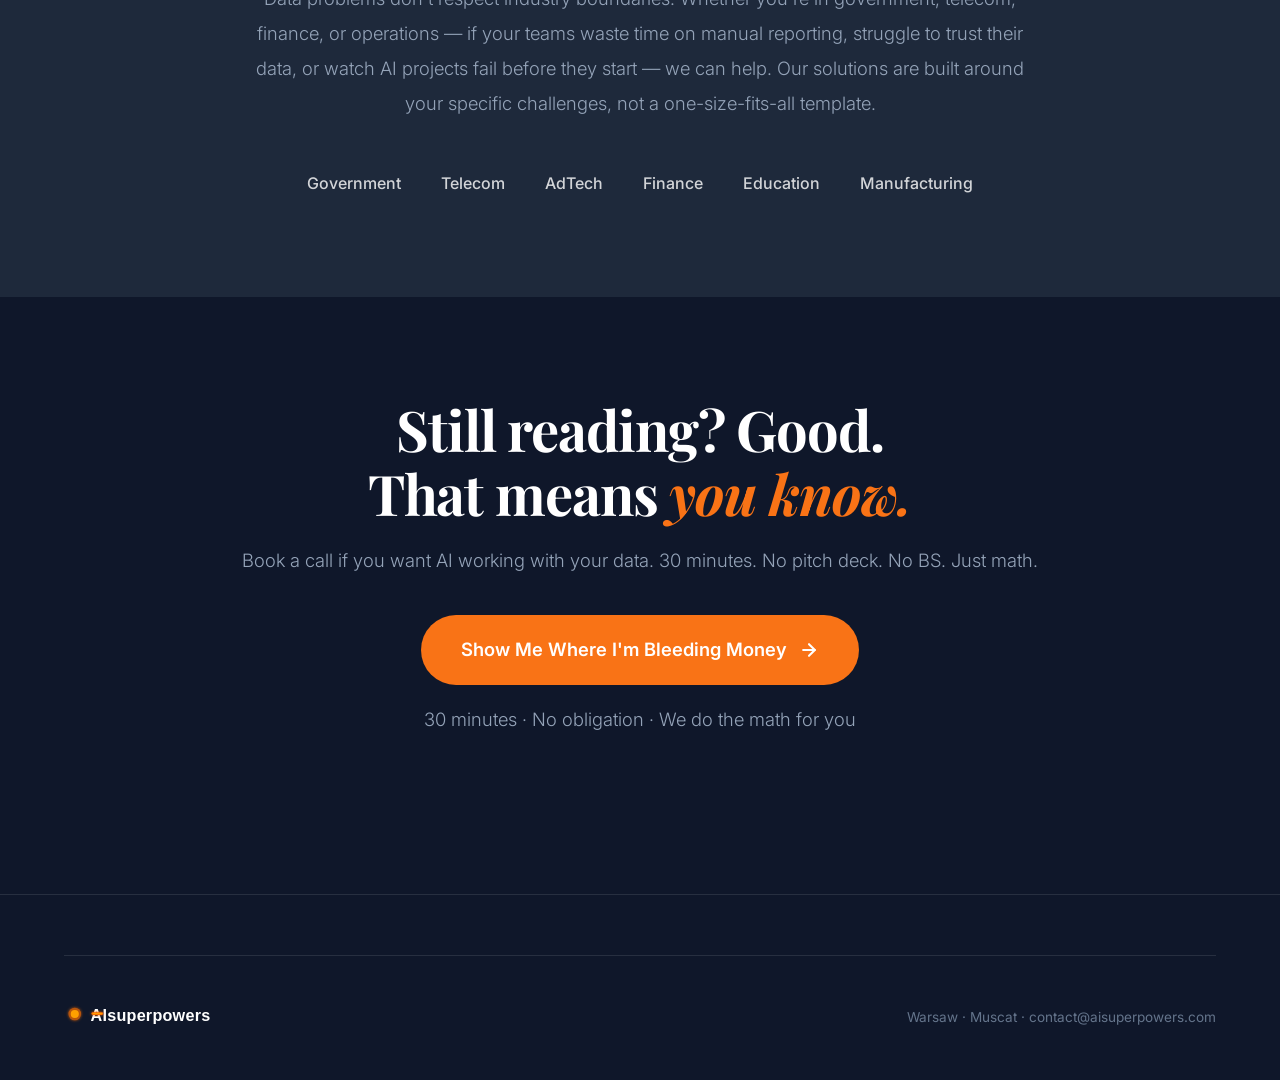
<file: v4.html>
<!DOCTYPE html>
<html lang="en">
<head>
    <meta charset="UTF-8">
    <meta name="viewport" content="width=device-width, initial-scale=1.0">
    <title>AI Superpowers | We Fix Your Data So AI Actually Works</title>
    <link href="https://fonts.googleapis.com/css2?family=Playfair+Display:wght@600;700&family=Inter:wght@300;400;500;600;700&display=swap" rel="stylesheet">
    <style>
        * {
            margin: 0;
            padding: 0;
            box-sizing: border-box;
        }

        :root {
            --orange: #F97316;
            --deep-orange: #EA580C;
            --burnt-orange: #C2410C;
            --peach: #FED7AA;
            --light-peach: #FFF7ED;
            --cream: #FFFBEB;
            --navy: #1E293B;
            --dark-navy: #0F172A;
            --gray: #64748B;
            --gray-light: #94A3B8;
            --light-gray: #F8FAFC;
            --white: #FFFFFF;
            --card-bg: #1a1f2e;
            --border: rgba(255,255,255,0.1);
        }

        html { scroll-behavior: smooth; }

        body {
            font-family: 'Inter', sans-serif;
            background: var(--dark-navy);
            color: var(--white);
            line-height: 1.6;
            overflow-x: hidden;
        }

        h1, h2, h3 {
            font-family: 'Playfair Display', serif;
        }

        .container {
            max-width: 1200px;
            margin: 0 auto;
            padding: 0 24px;
        }

        /* Navigation */
        nav {
            position: fixed;
            top: 0;
            width: 100%;
            z-index: 1000;
            padding: 20px 0;
            background: rgba(15, 23, 42, 0.9);
            backdrop-filter: blur(20px);
            border-bottom: 1px solid var(--border);
        }

        nav .container {
            display: flex;
            justify-content: space-between;
            align-items: center;
        }

        .logo {
            font-family: 'Playfair Display', serif;
            font-size: 1.5rem;
            color: var(--white);
            text-decoration: none;
        }

        .logo span {
            color: var(--orange);
        }

        .nav-links {
            display: flex;
            gap: 32px;
            align-items: center;
        }

        .nav-links a {
            color: var(--gray-light);
            text-decoration: none;
            font-size: 0.9rem;
            font-weight: 500;
            transition: color 0.3s;
        }

        .nav-links a:hover {
            color: var(--white);
        }

        .nav-cta {
            background: var(--orange) !important;
            color: var(--white) !important;
            padding: 12px 24px;
            border-radius: 100px;
            font-weight: 600;
        }

        .nav-cta:hover {
            background: var(--deep-orange) !important;
        }

        /* Hero Section */
        .hero {
            min-height: 100vh;
            display: flex;
            flex-direction: column;
            justify-content: center;
            padding: 140px 0 100px;
            position: relative;
            background: linear-gradient(135deg, var(--dark-navy) 0%, var(--navy) 50%, var(--deep-orange) 100%);
        }

        .hero::before {
            content: '';
            position: absolute;
            top: -50%;
            right: -20%;
            width: 80%;
            height: 200%;
            background: radial-gradient(ellipse, rgba(249,115,22,0.15) 0%, transparent 70%);
            pointer-events: none;
        }

        .hero-hook {
            font-size: 1.25rem;
            color: var(--gray-light);
            font-style: italic;
            margin-bottom: 24px;
            letter-spacing: 0.01em;
        }

        .hero h1 {
            font-size: clamp(2.5rem, 6vw, 4.5rem);
            line-height: 1.1;
            margin-bottom: 24px;
            max-width: 900px;
            letter-spacing: -0.02em;
        }

        .hero h1 em {
            color: var(--orange);
            font-style: italic;
        }

        .hero-sub {
            font-size: 1.25rem;
            color: var(--gray-light);
            max-width: 650px;
            line-height: 1.7;
            margin-bottom: 40px;
            font-weight: 300;
        }

        .hero-cta {
            display: inline-flex;
            align-items: center;
            gap: 12px;
            padding: 18px 36px;
            background: var(--orange);
            color: var(--white);
            border: none;
            border-radius: 100px;
            font-size: 1.1rem;
            font-weight: 600;
            text-decoration: none;
            transition: all 0.3s;
        }

        .hero-cta:hover {
            background: var(--deep-orange);
            transform: translateY(-2px);
            box-shadow: 0 15px 40px rgba(249,115,22,0.3);
        }

        .hero-cta svg {
            transition: transform 0.3s;
        }

        .hero-cta:hover svg {
            transform: translateX(4px);
        }

        .hero-stats {
            margin-top: 60px;
            display: flex;
            gap: 48px;
            flex-wrap: wrap;
        }

        .hero-stat {
            border-left: 2px solid var(--border);
            padding-left: 20px;
        }

        .hero-stat-number {
            font-family: 'Playfair Display', serif;
            font-size: 2.5rem;
            color: var(--orange);
            letter-spacing: -0.02em;
        }

        .hero-stat-label {
            font-size: 0.85rem;
            color: var(--gray-light);
            margin-top: 4px;
            max-width: 180px;
        }

        /* Section Shared Styles */
        section {
            padding: 120px 0;
        }

        .section-label {
            color: var(--orange);
            font-weight: 600;
            font-size: 0.8rem;
            text-transform: uppercase;
            letter-spacing: 3px;
            margin-bottom: 20px;
            display: flex;
            align-items: center;
            gap: 12px;
        }

        .section-label::before {
            content: '';
            width: 32px;
            height: 2px;
            background: var(--orange);
        }

        .section-title {
            font-size: clamp(2rem, 4vw, 3rem);
            margin-bottom: 20px;
            max-width: 700px;
            line-height: 1.15;
            letter-spacing: -0.02em;
        }

        .section-subtitle {
            font-size: 1.1rem;
            color: var(--gray-light);
            max-width: 560px;
            line-height: 1.7;
            font-weight: 300;
        }

        /* Mirror Section (Personas) */
        .mirror {
            background: var(--white);
            color: var(--navy);
        }

        .mirror .section-title {
            color: var(--navy);
        }

        .persona-cards {
            display: grid;
            grid-template-columns: repeat(3, 1fr);
            gap: 24px;
            margin-top: 60px;
        }

        .persona-card {
            background: var(--light-peach);
            border: 1px solid rgba(0,0,0,0.05);
            border-radius: 20px;
            padding: 36px 28px;
            transition: all 0.4s;
            position: relative;
            overflow: hidden;
        }

        .persona-card::before {
            content: '';
            position: absolute;
            top: 0;
            left: 0;
            right: 0;
            height: 4px;
            background: linear-gradient(90deg, var(--orange), var(--peach));
        }

        .persona-card:hover {
            border-color: var(--orange);
            transform: translateY(-6px);
            box-shadow: 0 15px 40px rgba(249,115,22,0.15);
        }

        .persona-icon {
            width: 56px;
            height: 56px;
            background: rgba(249,115,22,0.1);
            border-radius: 14px;
            display: flex;
            align-items: center;
            justify-content: center;
            margin-bottom: 24px;
        }

        .persona-icon svg {
            width: 28px;
            height: 28px;
            color: var(--orange);
        }

        .persona-title {
            font-family: 'Playfair Display', serif;
            font-size: 1.5rem;
            margin-bottom: 16px;
            color: var(--navy);
        }

        .persona-pain {
            color: var(--gray);
            font-size: 0.95rem;
            font-style: italic;
            line-height: 1.6;
            margin-bottom: 20px;
            padding-left: 16px;
            border-left: 3px solid var(--orange);
        }

        .persona-answer {
            color: var(--navy);
            font-size: 0.95rem;
            line-height: 1.65;
            font-weight: 400;
        }

        /* Bridge Section */
        .bridge {
            background: var(--dark-navy);
            border-top: 1px solid var(--border);
            border-bottom: 1px solid var(--border);
            padding: 80px 0;
        }

        .bridge .container {
            max-width: 800px;
        }

        .bridge h2 {
            font-size: clamp(1.75rem, 3vw, 2.5rem);
            color: var(--orange);
            margin-bottom: 20px;
            letter-spacing: -0.02em;
        }

        .bridge p {
            font-size: 1.15rem;
            color: var(--gray-light);
            line-height: 1.8;
            font-weight: 300;
        }

        .bridge strong {
            color: var(--white);
            font-weight: 600;
        }

        /* Method Section */
        .method {
            background: var(--navy);
        }

        .steps {
            margin-top: 60px;
        }

        .step {
            display: grid;
            grid-template-columns: 100px 1fr;
            gap: 40px;
            padding: 48px 0;
            border-top: 1px solid var(--border);
        }

        .step:last-child {
            border-bottom: 1px solid var(--border);
        }

        .step-number {
            font-family: 'Playfair Display', serif;
            font-size: 5rem;
            color: rgba(249,115,22,0.15);
            line-height: 1;
            letter-spacing: -0.05em;
        }

        .step-content {
            max-width: 640px;
        }

        .step-header {
            display: flex;
            align-items: baseline;
            gap: 16px;
            margin-bottom: 16px;
        }

        .step-name {
            font-family: 'Playfair Display', serif;
            font-size: 2rem;
        }

        .step-time {
            font-size: 0.8rem;
            color: var(--orange);
            font-weight: 600;
            text-transform: uppercase;
            letter-spacing: 2px;
        }

        .step-desc {
            color: var(--gray-light);
            font-size: 1.05rem;
            line-height: 1.75;
        }

        .step-highlight {
            background: rgba(249,115,22,0.08);
            border-left: 3px solid var(--orange);
            padding: 16px 20px;
            border-radius: 0 10px 10px 0;
            margin-top: 20px;
            color: var(--white);
            font-size: 0.95rem;
            line-height: 1.6;
            font-style: italic;
        }

        /* Solutions Section */
        .solutions {
            background: var(--cream);
            color: var(--navy);
        }

        .solutions .section-title {
            color: var(--navy);
        }

        .solutions .section-subtitle {
            color: var(--gray);
        }

        .solutions-grid {
            display: grid;
            grid-template-columns: repeat(2, 1fr);
            gap: 24px;
            margin-top: 60px;
        }

        .solution-card {
            background: var(--white);
            border: 1px solid rgba(0,0,0,0.08);
            border-radius: 20px;
            padding: 32px;
            transition: all 0.4s;
            box-shadow: 0 4px 20px rgba(0,0,0,0.05);
        }

        .solution-card:hover {
            border-color: var(--orange);
            transform: translateY(-4px);
            box-shadow: 0 15px 40px rgba(249,115,22,0.12);
        }

        .solution-visual {
            margin-bottom: 24px;
            border-radius: 12px;
            overflow: hidden;
            background: var(--navy);
            border: 1px solid rgba(0,0,0,0.1);
        }

        .solution-visual video {
            width: 100%;
            display: block;
        }

        .solution-placeholder {
            height: 200px;
            display: flex;
            align-items: center;
            justify-content: center;
            color: var(--gray);
            font-size: 0.85rem;
        }

        /* Spread Cards for Training */
        .training-cards {
            background: var(--navy);
            border: 1px solid rgba(0,0,0,0.1);
            border-radius: 12px;
            padding: 20px 0;
        }

        .spread-cards {
            position: relative;
            width: 100%;
            height: 220px;
            display: flex;
            align-items: center;
            justify-content: center;
            gap: 0;
        }

        .spread-card {
            width: 160px;
            border-radius: 10px;
            box-shadow: 0 8px 25px rgba(0,0,0,0.3);
            overflow: hidden;
            transition: transform 0.3s ease, box-shadow 0.3s ease;
            flex-shrink: 0;
            margin: 0 -20px;
        }

        .spread-card img {
            width: 100%;
            display: block;
        }

        .spread-card:nth-child(1) {
            transform: rotate(-10deg);
            z-index: 1;
        }

        .spread-card:nth-child(2) {
            transform: rotate(0deg);
            z-index: 2;
        }

        .spread-card:nth-child(3) {
            transform: rotate(10deg);
            z-index: 1;
        }

        .spread-card:hover {
            transform: rotate(0deg) scale(1.1) translateY(-8px);
            z-index: 10;
            box-shadow: 0 15px 40px rgba(0,0,0,0.5);
        }

        .solution-label {
            font-size: 0.7rem;
            text-transform: uppercase;
            letter-spacing: 2px;
            color: var(--orange);
            font-weight: 600;
            margin-bottom: 12px;
        }

        .solution-title {
            font-family: 'Playfair Display', serif;
            font-size: 1.4rem;
            margin-bottom: 12px;
            line-height: 1.3;
            color: var(--navy);
        }

        .solution-title em {
            color: var(--orange);
            font-style: normal;
        }

        .solution-desc {
            color: var(--gray);
            font-size: 0.95rem;
            line-height: 1.65;
        }

        .solutions-cta {
            text-align: center;
            margin-top: 60px;
        }

        .solutions-cta a {
            display: inline-flex;
            align-items: center;
            gap: 10px;
            padding: 16px 32px;
            background: var(--orange);
            color: var(--white);
            border-radius: 100px;
            font-weight: 600;
            text-decoration: none;
            transition: all 0.3s;
        }

        .solutions-cta a:hover {
            background: var(--deep-orange);
            transform: translateY(-2px);
        }

        .case-studies-btn {
            background: var(--navy) !important;
            border: 2px solid var(--orange);
        }

        .case-studies-btn:hover {
            background: var(--orange) !important;
        }

        /* Trust Section */
        .trust {
            background: var(--light-gray);
            color: var(--navy);
        }

        .trust .section-title {
            color: var(--navy);
        }

        .trust .section-subtitle {
            color: var(--gray);
        }

        .trust-grid {
            display: grid;
            grid-template-columns: repeat(2, 1fr);
            gap: 24px;
            margin-top: 60px;
        }

        .trust-card {
            background: var(--white);
            border: 1px solid rgba(0,0,0,0.08);
            border-radius: 20px;
            padding: 36px 32px;
            box-shadow: 0 4px 20px rgba(0,0,0,0.05);
        }

        .trust-card-header {
            display: flex;
            align-items: center;
            gap: 12px;
            margin-bottom: 28px;
            padding-bottom: 20px;
            border-bottom: 1px solid rgba(0,0,0,0.08);
        }

        .trust-card-icon {
            width: 44px;
            height: 44px;
            background: rgba(249,115,22,0.1);
            border-radius: 12px;
            display: flex;
            align-items: center;
            justify-content: center;
        }

        .trust-card-icon svg {
            width: 22px;
            height: 22px;
            color: var(--orange);
        }

        .trust-card-title {
            font-family: 'Inter', sans-serif;
            font-size: 1.1rem;
            font-weight: 700;
            text-transform: uppercase;
            letter-spacing: 1px;
            color: var(--navy);
        }

        .trust-items {
            display: flex;
            flex-direction: column;
            gap: 20px;
        }

        .trust-item {
            border-left: 3px solid var(--orange);
            padding-left: 16px;
        }

        .trust-item-name {
            font-weight: 600;
            font-size: 0.95rem;
            margin-bottom: 4px;
            color: var(--navy);
        }

        .trust-item-desc {
            font-size: 0.85rem;
            color: var(--gray);
            line-height: 1.55;
        }

        .trust-single {
            display: flex;
            justify-content: center;
            margin-top: 60px;
        }

        .trust-single .trust-card {
            max-width: 900px;
            width: 100%;
        }

        .trust-items-horizontal {
            display: grid;
            grid-template-columns: repeat(4, 1fr);
            gap: 24px;
        }

        .trust-items-horizontal .trust-item {
            border-left: 3px solid var(--orange);
            padding-left: 16px;
        }

        /* Industries Section */
        .industries {
            background: var(--navy);
            text-align: center;
            padding: 100px 0;
        }

        .industries .section-title {
            color: var(--white);
            margin-bottom: 30px;
        }

        .industries-text {
            font-size: 1.15rem;
            color: var(--gray-light);
            line-height: 1.9;
            max-width: 800px;
            margin: 0 auto 50px;
            font-weight: 300;
        }

        .industries-list {
            display: flex;
            justify-content: center;
            gap: 40px;
            flex-wrap: wrap;
            color: var(--white);
            font-size: 1rem;
            font-weight: 500;
        }

        .industries-list span {
            opacity: 0.8;
            transition: opacity 0.3s;
        }

        .industries-list span:hover {
            opacity: 1;
            color: var(--orange);
        }

        /* Final CTA */
        .final-cta {
            background: var(--dark-navy);
            text-align: center;
            padding: 100px 0 120px;
        }

        .final-cta h2 {
            font-size: clamp(2rem, 5vw, 3.5rem);
            margin-bottom: 20px;
            line-height: 1.15;
            letter-spacing: -0.02em;
        }

        .final-cta h2 em {
            color: var(--orange);
            font-style: italic;
        }

        .final-cta p {
            font-size: 1.15rem;
            color: var(--gray-light);
            margin-bottom: 40px;
            font-weight: 300;
        }

        .final-cta-btn {
            display: inline-flex;
            align-items: center;
            gap: 12px;
            padding: 20px 40px;
            background: var(--orange);
            color: var(--white);
            border: none;
            border-radius: 100px;
            font-size: 1.15rem;
            font-weight: 600;
            text-decoration: none;
            transition: all 0.3s;
        }

        .final-cta-btn:hover {
            background: var(--deep-orange);
            transform: translateY(-2px);
            box-shadow: 0 15px 50px rgba(249,115,22,0.35);
        }

        .final-cta-note {
            margin-top: 20px;
            font-size: 0.9rem;
            color: var(--gray);
        }

        /* Footer */
        footer {
            background: var(--dark-navy);
            border-top: 1px solid var(--border);
            padding: 60px 0 40px;
        }

        .footer-industries {
            text-align: center;
            margin-bottom: 40px;
        }

        .footer-industries-label {
            font-size: 0.75rem;
            text-transform: uppercase;
            letter-spacing: 3px;
            color: var(--gray);
            margin-bottom: 20px;
        }

        .footer-industries-list {
            display: flex;
            justify-content: center;
            gap: 32px;
            flex-wrap: wrap;
            color: var(--gray-light);
            font-size: 0.9rem;
        }

        .footer-bottom {
            border-top: 1px solid var(--border);
            padding-top: 40px;
            display: flex;
            justify-content: space-between;
            align-items: center;
            flex-wrap: wrap;
            gap: 20px;
        }

        .footer-logo {
            font-family: 'Playfair Display', serif;
            font-size: 1.25rem;
        }

        .footer-logo span {
            color: var(--orange);
        }

        .footer-contact {
            font-size: 0.85rem;
            color: var(--gray);
        }

        .footer-tagline {
            width: 100%;
            text-align: center;
            margin-top: 40px;
            padding-top: 40px;
            border-top: 1px solid var(--border);
            font-family: 'Playfair Display', serif;
            font-size: 1.1rem;
            font-style: italic;
            color: var(--gray-light);
        }

        /* Animations */
        .fade-in {
            opacity: 0;
            transform: translateY(30px);
            transition: opacity 0.6s ease, transform 0.6s ease;
        }

        .fade-in.visible {
            opacity: 1;
            transform: translateY(0);
        }

        /* Responsive */
        @media (max-width: 1024px) {
            .persona-cards {
                grid-template-columns: 1fr;
            }

            .solutions-grid {
                grid-template-columns: 1fr;
            }

            .trust-grid {
                grid-template-columns: 1fr;
            }

            .trust-items-horizontal {
                grid-template-columns: repeat(2, 1fr);
            }

            .step {
                grid-template-columns: 1fr;
                gap: 16px;
            }

            .step-number {
                font-size: 3rem;
            }
        }

        @media (max-width: 768px) {
            nav .nav-links a:not(.nav-cta) {
                display: none;
            }

            .hero h1 {
                font-size: 2.25rem;
            }

            .hero-stats {
                flex-direction: column;
                gap: 32px;
            }

            .footer-bottom {
                flex-direction: column;
                text-align: center;
            }

            .trust-items-horizontal {
                grid-template-columns: 1fr;
            }

            .industries-list {
                gap: 24px;
            }
        }
    </style>
</head>
<body>

<!-- Navigation -->
<nav>
    <div class="container">
        <a href="#" class="logo">
                <svg xmlns="http://www.w3.org/2000/svg" viewBox="12 0 388 80" width="220" height="44">
                    <defs>
                        <filter id="glow-nav" x="-50%" y="-50%" width="200%" height="200%">
                            <feGaussianBlur stdDeviation="3" result="coloredBlur"/>
                            <feMerge>
                                <feMergeNode in="coloredBlur"/>
                                <feMergeNode in="SourceGraphic"/>
                            </feMerge>
                        </filter>
                    </defs>
                    <g transform="translate(30, 40)">
                        <circle cx="0" cy="0" r="14" fill="#FF6F00" filter="url(#glow-nav)" opacity="0.7"/>
                        <circle cx="0" cy="0" r="9" fill="#FFA000"/>
                    </g>
                    <text x="65" y="55" font-family="'Helvetica Neue', Helvetica, Arial, sans-serif" font-size="36" font-weight="bold" fill="#ffffff" letter-spacing="0.5">AIsuperpowers</text>
                    <rect x="67" y="36" width="26" height="6" rx="3" ry="3" fill="#FF6F00" filter="url(#glow-nav)"/>
                    <rect x="69" y="38" width="22" height="2" rx="1" ry="1" fill="#FFA000"/>
                </svg>
            </a>
        <div class="nav-links">
            <a href="#mirror">Why Us</a>
            <a href="#method">How We Work</a>
            <a href="#solutions">Results</a>
            <a href="#cta" class="nav-cta">Get Started</a>
        </div>
    </div>
</nav>

<!-- Hero Section -->
<section class="hero">
    <div class="container">
        <p class="hero-hook fade-in">AI was supposed to change everything about your business. And it didn't.</p>
        <h1 class="fade-in">You don't have an AI problem. You have a <em>data problem.</em></h1>
        <p class="hero-sub fade-in">We clean your data so AI actually works — then put your entire company on one screen, live, interactive, ready to talk to.</p>
        <a href="#cta" class="hero-cta fade-in">
            Show Me Where I'm Bleeding Money
            <svg width="20" height="20" viewBox="0 0 24 24" fill="none" stroke="currentColor" stroke-width="2.5" stroke-linecap="round" stroke-linejoin="round"><line x1="5" y1="12" x2="19" y2="12"/><polyline points="12 5 19 12 12 19"/></svg>
        </a>
        <div class="hero-stats fade-in">
            <div class="hero-stat">
                <div class="hero-stat-number">5%</div>
                <div class="hero-stat-label">Of executives trust their data. We fix the other 95%. <span style="opacity: 0.6; font-size: 0.75rem;">— HFS Research</span></div>
            </div>
            <div class="hero-stat">
                <div class="hero-stat-number">90 days</div>
                <div class="hero-stat-label">From X-Ray to first working system</div>
            </div>
            <div class="hero-stat">
                <div class="hero-stat-number">$715K+</div>
                <div class="hero-stat-label">Exposed savings across our case studies</div>
            </div>
        </div>
    </div>
</section>

<!-- Mirror Section (Personas) -->
<section class="mirror" id="mirror">
    <div class="container">
        <div class="section-label fade-in">Where Are You Stuck?</div>
        <h2 class="section-title fade-in">Every company wants AI. Almost none know how to make it work. Which one are you?</h2>

        <div class="persona-cards">
            <div class="persona-card fade-in">
                <div class="persona-icon">
                    <svg viewBox="0 0 24 24" fill="none" stroke="currentColor" stroke-width="2" stroke-linecap="round" stroke-linejoin="round"><circle cx="12" cy="12" r="10"/><path d="M9.09 9a3 3 0 0 1 5.83 1c0 2-3 3-3 3"/><line x1="12" y1="17" x2="12.01" y2="17"/></svg>
                </div>
                <h3 class="persona-title">The Starter</h3>
                <p class="persona-pain">"We keep hearing about AI. Competitors are using it. We've had 3 meetings about it. Nothing happened."</p>
                <p class="persona-answer">You're standing in IKEA without a floor plan. You'll buy random pieces that don't fit together. You don't need more meetings. You need an architect — not another tool nobody uses.</p>
            </div>

            <div class="persona-card fade-in">
                <div class="persona-icon">
                    <svg viewBox="0 0 24 24" fill="none" stroke="currentColor" stroke-width="2" stroke-linecap="round" stroke-linejoin="round"><path d="M12 2L2 7l10 5 10-5-10-5z"/><path d="M2 17l10 5 10-5"/><path d="M2 12l10 5 10-5"/></svg>
                </div>
                <h3 class="persona-title">The Burned</h3>
                <p class="persona-pain">"We bought Copilot licenses. Built a chatbot. Nobody uses any of it. Budget gone. Trust gone."</p>
                <p class="persona-answer">AI didn't fail you. The implementation did. You bought tools without architecture. That's like buying apps for a phone with no operating system. Of course nothing works.</p>
            </div>

            <div class="persona-card fade-in">
                <div class="persona-icon">
                    <svg viewBox="0 0 24 24" fill="none" stroke="currentColor" stroke-width="2" stroke-linecap="round" stroke-linejoin="round"><rect x="3" y="3" width="7" height="7"/><rect x="14" y="3" width="7" height="7"/><rect x="14" y="14" width="7" height="7"/><rect x="3" y="14" width="7" height="7"/></svg>
                </div>
                <h3 class="persona-title">The Stuck</h3>
                <p class="persona-pain">"Data everywhere. Spreadsheets, PDFs, CRM, three systems that don't talk to each other. Our AI advisor made it worse."</p>
                <p class="persona-answer">60% of AI projects fail because of messy data. Not algorithms. Not tools. You don't need another advisor. You need someone who fixes the pipes before turning on the water.</p>
            </div>
        </div>
    </div>
</section>

<!-- Bridge Section -->
<section class="bridge">
    <div class="container">
        <h2 class="fade-in">Why does AI fail?</h2>
        <p class="fade-in">Not because of algorithms. Not because of tools. AI fails because your data is messy, disconnected, and scattered across systems that refuse to talk to each other. No one trusts it — not your team, not your leadership. Fix the foundation first, and AI delivers. Skip it, and you're just automating chaos.</p>
    </div>
</section>

<!-- Method Section -->
<section class="method" id="method">
    <div class="container">
        <div class="section-label fade-in">How We Work</div>
        <h2 class="section-title fade-in">Three steps. That's it.</h2>
        <p class="section-subtitle fade-in">Most AI projects take months and deliver a PDF. Ours take 6 and deliver a system.</p>

        <div class="steps">
            <div class="step fade-in">
                <div class="step-number">01</div>
                <div class="step-content">
                    <div class="step-header">
                        <h3 class="step-name">X-Ray</h3>
                        <span class="step-time">Month 1–3</span>
                    </div>
                    <p class="step-desc">We sit inside your business. Not in a boardroom — in your actual workflows. We assess your data readiness: what's clean, what's messy, what's missing. We find the 3–5 places where AI saves real money. Not theory. Math.</p>
                </div>
            </div>

            <div class="step fade-in">
                <div class="step-number">02</div>
                <div class="step-content">
                    <div class="step-header">
                        <h3 class="step-name">Build & Deploy</h3>
                        <span class="step-time">Month 3–6</span>
                    </div>
                    <p class="step-desc">We connect your data, build dashboards that answer in seconds what used to take days, and automate the workflows eating your team's time. No random tools — an architecture designed for your business. Your people are trained and using it within 6 months.</p>
                </div>
            </div>

            <div class="step fade-in">
                <div class="step-number">03</div>
                <div class="step-content">
                    <div class="step-header">
                        <h3 class="step-name">Optimize</h3>
                        <span class="step-time">Month 6–12</span>
                    </div>
                    <p class="step-desc">We train your people to run it, improve it, and build on it — without us. Not a 2-hour workshop. Real hands-on training that turns your employees into AI builders. Then we step back.</p>
                    <div class="step-highlight">We don't give you fish. We build you a fishing boat and teach your crew to sail it.</div>
                </div>
            </div>
        </div>
    </div>
</section>

<!-- Solutions Section -->
<section class="solutions" id="solutions">
    <div class="container">
        <div class="section-label fade-in">What Changes After We Show Up</div>
        <h2 class="section-title fade-in">Not slides. Not reports. Working systems your team uses on Monday morning.</h2>

        <div class="solutions-grid">
            <div class="solution-card fade-in">
                <div class="solution-visual">
                    <video autoplay loop muted playsinline>
                        <source src="videos/aibi-dashboard.mp4" type="video/mp4">
                    </video>
                </div>
                <div class="solution-label">Command Center</div>
                <h3 class="solution-title">Your Entire Company on <em>One Screen You Can Talk To</em></h3>
                <p class="solution-desc">Your managers spend days collecting, checking, and pulling data from CRMs, files, and emails to make one decision. We build the screen that gives them the answer before the meeting starts.</p>
            </div>

            <div class="solution-card fade-in">
                <div class="solution-visual">
                    <video autoplay loop muted playsinline>
                        <source src="videos/n8n-automation.mp4" type="video/mp4">
                    </video>
                </div>
                <div class="solution-label">Automation</div>
                <h3 class="solution-title"><em>Insights</em> from Your CRM — Before Morning Coffee</h3>
                <p class="solution-desc">Your data gets checked every second, not once a quarter. Errors flagged the moment they happen. Reports in your inbox before you ask for them.</p>
            </div>

            <div class="solution-card fade-in">
                <div class="solution-visual">
                    <video autoplay loop muted playsinline>
                        <source src="videos/rag-video.mov" type="video/mp4">
                    </video>
                </div>
                <div class="solution-label">Knowledge</div>
                <h3 class="solution-title">Years of Company Policy — <em>One Click</em> Away</h3>
                <p class="solution-desc">Your company's knowledge is trapped in someone's head, or buried in folders nobody opens. We make all of it searchable in seconds. New hires onboard in days, not months.</p>
            </div>

            <div class="solution-card fade-in">
                <div class="solution-visual training-cards">
                    <div class="spread-cards">
                        <div class="spread-card">
                            <img src="videos/training-card-1.jpeg" alt="AI Training - Context Window">
                        </div>
                        <div class="spread-card">
                            <img src="videos/training-card-2.jpeg" alt="AI Training - Prompts">
                        </div>
                        <div class="spread-card">
                            <img src="videos/training-card-3.jpeg" alt="AI Training - Guardrails">
                        </div>
                    </div>
                </div>
                <div class="solution-label">Enablement</div>
                <h3 class="solution-title">Train Your Team to Build <em>Their Own</em> AI</h3>
                <p class="solution-desc">Stop paying consultants for every automation. We train your internal teams to build AI solutions themselves. The capability compounds: trained teams train others.</p>
            </div>
        </div>

        <div class="solutions-cta fade-in">
            <a href="case-studies.html" class="case-studies-btn">
                See All Case Studies with $ Results &rarr;
            </a>
        </div>
    </div>
</section>

<!-- Trust Section -->
<section class="trust">
    <div class="container">
        <h2 class="section-title fade-in">Built on your servers. Owned by your team.</h2>
        <p class="section-subtitle fade-in" style="font-style: italic;">"We're here to solve your problem and make your team self-sufficient."</p>

        <div class="trust-grid">
            <div class="trust-card fade-in">
                <div class="trust-card-header">
                    <div class="trust-card-icon">
                        <svg viewBox="0 0 24 24" fill="none" stroke="currentColor" stroke-width="2" stroke-linecap="round" stroke-linejoin="round"><rect x="3" y="11" width="18" height="11" rx="2" ry="2"/><path d="M7 11V7a5 5 0 0 1 10 0v4"/></svg>
                    </div>
                    <h3 class="trust-card-title">Security First</h3>
                </div>
                <div class="trust-items">
                    <div class="trust-item">
                        <div class="trust-item-name">On-Premise or Your Cloud</div>
                        <div class="trust-item-desc">Runs on your servers or your AWS. Never ours. Your infrastructure, your control.</div>
                    </div>
                    <div class="trust-item">
                        <div class="trust-item-name">Zero Data Sharing</div>
                        <div class="trust-item-desc">Your data never leaves your walls. No third-party APIs touching it.</div>
                    </div>
                    <div class="trust-item">
                        <div class="trust-item-name">Full Transparency</div>
                        <div class="trust-item-desc">You own the code. No black boxes. Inspect, modify, or migrate anytime.</div>
                    </div>
                    <div class="trust-item">
                        <div class="trust-item-name">Enterprise Ready</div>
                        <div class="trust-item-desc">SOC2, GDPR-ready deployments. Built for regulated industries.</div>
                    </div>
                </div>
            </div>

            <div class="trust-card fade-in">
                <div class="trust-card-header">
                    <div class="trust-card-icon">
                        <svg viewBox="0 0 24 24" fill="none" stroke="currentColor" stroke-width="2" stroke-linecap="round" stroke-linejoin="round"><path d="M17 21v-2a4 4 0 0 0-4-4H5a4 4 0 0 0-4 4v2"/><circle cx="9" cy="7" r="4"/><path d="M23 21v-2a4 4 0 0 0-3-3.87"/><path d="M16 3.13a4 4 0 0 1 0 7.75"/></svg>
                    </div>
                    <h3 class="trust-card-title">Not Like Big Consultants</h3>
                </div>
                <div class="trust-items">
                    <div class="trust-item">
                        <div class="trust-item-name">Start Small</div>
                        <div class="trust-item-desc">2-week POC first, then scale. No 6-month contracts upfront.</div>
                    </div>
                    <div class="trust-item">
                        <div class="trust-item-name">Work WITH Your Systems</div>
                        <div class="trust-item-desc">We integrate with what you have. No rip-and-replace, no forced migrations.</div>
                    </div>
                    <div class="trust-item">
                        <div class="trust-item-name">Train Your Team</div>
                        <div class="trust-item-desc">We teach your people to build and maintain solutions. Then we step back.</div>
                    </div>
                    <div class="trust-item">
                        <div class="trust-item-name">Fixed Pricing</div>
                        <div class="trust-item-desc">Clear scope, clear cost. No billable hour surprises or scope creep invoices.</div>
                    </div>
                </div>
            </div>
        </div>
    </div>
</section>

<!-- Industries Section -->
<section class="industries">
    <div class="container">
        <h2 class="section-title fade-in">We Work Across Industries</h2>
        <p class="industries-text fade-in">
            Data problems don't respect industry boundaries. Whether you're in government, telecom, finance, or operations — if your teams waste time on manual reporting, struggle to trust their data, or watch AI projects fail before they start — we can help. Our solutions are built around your specific challenges, not a one-size-fits-all template.
        </p>
        <div class="industries-list fade-in">
            <span>Government</span>
            <span>Telecom</span>
            <span>AdTech</span>
            <span>Finance</span>
            <span>Education</span>
            <span>Manufacturing</span>
        </div>
    </div>
</section>

<!-- Final CTA -->
<section class="final-cta" id="cta">
    <div class="container">
        <h2 class="fade-in">Still reading? Good.<br>That means <em>you know.</em></h2>
        <p class="fade-in">Book a call if you want AI working with your data. 30 minutes. No pitch deck. No BS. Just math.</p>
        <a href="mailto:contact@aisuperpowers.com" class="final-cta-btn fade-in">
            Show Me Where I'm Bleeding Money
            <svg width="20" height="20" viewBox="0 0 24 24" fill="none" stroke="currentColor" stroke-width="2.5" stroke-linecap="round" stroke-linejoin="round"><line x1="5" y1="12" x2="19" y2="12"/><polyline points="12 5 19 12 12 19"/></svg>
        </a>
        <p class="final-cta-note fade-in">30 minutes · No obligation · We do the math for you</p>
    </div>
</section>

<!-- Footer -->
<footer>
    <div class="container">
        <div class="footer-bottom">
            <div class="footer-logo">
                <svg xmlns="http://www.w3.org/2000/svg" viewBox="12 0 388 80" width="180" height="36">
                    <defs>
                        <filter id="glow-footer" x="-50%" y="-50%" width="200%" height="200%">
                            <feGaussianBlur stdDeviation="3" result="coloredBlur"/>
                            <feMerge>
                                <feMergeNode in="coloredBlur"/>
                                <feMergeNode in="SourceGraphic"/>
                            </feMerge>
                        </filter>
                    </defs>
                    <g transform="translate(30, 40)">
                        <circle cx="0" cy="0" r="14" fill="#FF6F00" filter="url(#glow-footer)" opacity="0.7"/>
                        <circle cx="0" cy="0" r="9" fill="#FFA000"/>
                    </g>
                    <text x="65" y="55" font-family="'Helvetica Neue', Helvetica, Arial, sans-serif" font-size="36" font-weight="bold" fill="#ffffff" letter-spacing="0.5">AIsuperpowers</text>
                    <rect x="67" y="36" width="26" height="6" rx="3" ry="3" fill="#FF6F00" filter="url(#glow-footer)"/>
                    <rect x="69" y="38" width="22" height="2" rx="1" ry="1" fill="#FFA000"/>
                </svg>
            </div>
            <div class="footer-contact">Warsaw · Muscat · contact@aisuperpowers.com</div>
        </div>
    </div>
</footer>

<script>
    // Fade-in animation on scroll
    const observer = new IntersectionObserver((entries) => {
        entries.forEach(entry => {
            if (entry.isIntersecting) {
                entry.target.classList.add('visible');
            }
        });
    }, { threshold: 0.1, rootMargin: '0px 0px -50px 0px' });

    document.querySelectorAll('.fade-in').forEach(el => observer.observe(el));
</script>

</body>
</html>
</file>
<file: styles.css>
/* ==========================================================================
   AI Superpowers — Shared Styles
   Used across all pages for consistent branding, layout, and navigation.
   ========================================================================== */

/* ---------- Reset ---------- */
* {
    margin: 0;
    padding: 0;
    box-sizing: border-box;
    word-break: break-word;
}

img, video, svg {
    max-width: 100%;
    height: auto;
}

/* ---------- Variables ---------- */
:root {
    --orange: #F97316;
    --deep-orange: #EA580C;
    --burnt-orange: #C2410C;
    --peach: #FED7AA;
    --light-peach: #FFF7ED;
    --cream: #FFFBEB;
    --navy: #1E293B;
    --dark-navy: #0F172A;
    --gray: #64748B;
    --gray-light: #94A3B8;
    --light-gray: #F8FAFC;
    --white: #FFFFFF;
    --card-bg: #1a1f2e;
    --border: rgba(255,255,255,0.1);
}

/* ---------- Base ---------- */
html {
    scroll-behavior: smooth;
    overflow-x: hidden;
}

body {
    font-family: 'Inter', sans-serif;
    line-height: 1.6;
    overflow-x: hidden;
}

h1, h2, h3 {
    font-family: 'Playfair Display', serif;
}

/* ---------- Layout ---------- */
.container {
    max-width: 1200px;
    margin: 0 auto;
    padding: 0 24px;
}

/* ---------- Navigation ---------- */
nav {
    position: fixed;
    top: 0;
    width: 100%;
    z-index: 1000;
    padding: 20px 0;
    background: rgba(15, 23, 42, 0.9);
    backdrop-filter: blur(20px);
    border-bottom: 1px solid var(--border);
}

nav .container {
    display: flex;
    justify-content: space-between;
    align-items: center;
}

.logo {
    font-family: 'Playfair Display', serif;
    font-size: 1.5rem;
    color: var(--white);
    text-decoration: none;
    display: flex;
    align-items: center;
}

.logo span {
    color: var(--orange);
}

.logo svg {
    max-width: 100%;
    height: auto;
}

.nav-links {
    display: flex;
    gap: 22px;
    align-items: center;
}

.nav-links a {
    color: var(--gray-light);
    text-decoration: none;
    font-size: 0.85rem;
    font-weight: 500;
    white-space: nowrap;
    transition: color 0.3s;
}

.nav-links a:hover {
    color: var(--white);
}

.nav-cta {
    background: var(--orange) !important;
    color: var(--white) !important;
    padding: 12px 24px;
    border-radius: 100px;
    font-weight: 600;
}

.nav-cta:hover {
    background: var(--deep-orange) !important;
}

/* ---------- Hamburger Menu ---------- */
.nav-hamburger {
    display: none;
    width: 48px;
    height: 48px;
    background: none;
    border: none;
    cursor: pointer;
    padding: 12px;
    position: relative;
    z-index: 1001;
    flex-shrink: 0;
}

.nav-hamburger span {
    display: block;
    width: 24px;
    height: 2px;
    background: var(--white);
    border-radius: 2px;
    transition: all 0.3s;
    position: absolute;
    left: 12px;
}

.nav-hamburger span:nth-child(1) { top: 14px; }
.nav-hamburger span:nth-child(2) { top: 23px; }
.nav-hamburger span:nth-child(3) { top: 32px; }

.nav-hamburger.active span:nth-child(1) {
    top: 23px;
    transform: rotate(45deg);
}

.nav-hamburger.active span:nth-child(2) {
    opacity: 0;
}

.nav-hamburger.active span:nth-child(3) {
    top: 23px;
    transform: rotate(-45deg);
}

/* ---------- Mobile Menu ---------- */
.mobile-menu {
    position: fixed;
    top: 0;
    right: -100%;
    width: 280px;
    height: 100%;
    background: var(--dark-navy);
    z-index: 999;
    padding: 100px 32px 40px;
    transition: right 0.3s ease;
    display: flex;
    flex-direction: column;
    gap: 0;
    overflow-y: auto;
}

.mobile-menu.active {
    right: 0;
}

.mobile-menu-backdrop {
    position: fixed;
    top: 0;
    left: 0;
    width: 100%;
    height: 100%;
    background: rgba(0,0,0,0.5);
    z-index: 998;
    opacity: 0;
    pointer-events: none;
    transition: opacity 0.3s;
}

.mobile-menu-backdrop.active {
    opacity: 1;
    pointer-events: auto;
}

.mobile-menu a {
    display: block;
    color: #E2E8F0;
    text-decoration: none;
    font-size: 1.1rem;
    font-weight: 600;
    padding: 16px 0;
    border-bottom: 1px solid var(--border);
    transition: color 0.3s;
}

.mobile-menu a:hover {
    color: var(--white);
}

.mobile-menu .mobile-menu-cta {
    display: inline-flex;
    align-items: center;
    justify-content: center;
    gap: 8px;
    margin-top: 24px;
    padding: 16px 24px;
    background: var(--orange);
    color: var(--white);
    border-radius: 100px;
    font-weight: 600;
    font-size: 1rem;
    text-align: center;
    border-bottom: none;
}

.mobile-menu .mobile-menu-cta:hover {
    background: var(--deep-orange);
}

/* ---------- Footer ---------- */
footer {
    background: var(--dark-navy);
    border-top: 1px solid var(--border);
    padding: 40px 0;
}

.footer-contact {
    font-size: 0.85rem;
    color: var(--gray);
    text-align: center;
}

.footer-tagline {
    width: 100%;
    text-align: center;
    margin-top: 40px;
    padding-top: 40px;
    border-top: 1px solid var(--border);
    font-family: 'Playfair Display', serif;
    font-size: 1.1rem;
    font-style: italic;
    color: var(--gray-light);
}

/* ---------- Animations ---------- */
.fade-in {
    opacity: 0;
    transform: translateY(30px);
    transition: opacity 0.6s ease, transform 0.6s ease;
}

.fade-in.visible {
    opacity: 1;
    transform: translateY(0);
}

/* ---------- Back to Top ---------- */
.back-to-top {
    position: fixed;
    bottom: 32px;
    right: 32px;
    width: 48px;
    height: 48px;
    background: var(--orange);
    color: var(--white);
    border: none;
    border-radius: 50%;
    cursor: pointer;
    display: flex;
    align-items: center;
    justify-content: center;
    z-index: 900;
    opacity: 0;
    pointer-events: none;
    transform: translateY(20px);
    transition: opacity 0.3s, transform 0.3s, background 0.3s;
    box-shadow: 0 4px 20px rgba(0,0,0,0.25);
}

.back-to-top.visible {
    opacity: 1;
    pointer-events: auto;
    transform: translateY(0);
}

.back-to-top:hover {
    background: var(--deep-orange);
    transform: translateY(-3px);
}

/* ---------- Responsive — Mobile (768px) ---------- */
@media (max-width: 768px) {
    .back-to-top {
        bottom: 20px;
        right: 20px;
        width: 44px;
        height: 44px;
    }

    /* Nav: hide links, show hamburger */
    nav {
        padding: 14px 0;
    }

    .nav-links {
        display: none;
    }

    .nav-hamburger {
        display: block;
    }

    .nav-cta {
        padding: 10px 18px !important;
        font-size: 0.8rem !important;
        white-space: nowrap;
        min-height: 44px;
        display: inline-flex;
        align-items: center;
    }

    nav .container {
        padding: 0 16px;
    }

    .logo svg {
        width: 180px;
        height: 36px;
    }

    .container {
        padding: 0 16px;
    }

    .footer-tagline {
        font-size: 0.95rem;
        margin-top: 24px;
        padding-top: 24px;
    }
}

/* ---------- Responsive — Small phones (400px) ---------- */
@media (max-width: 400px) {
    .logo svg {
        width: 160px;
        height: 32px;
    }

    .nav-cta {
        padding: 10px 16px !important;
        font-size: 0.75rem !important;
        min-height: 44px;
    }
}
</file>
